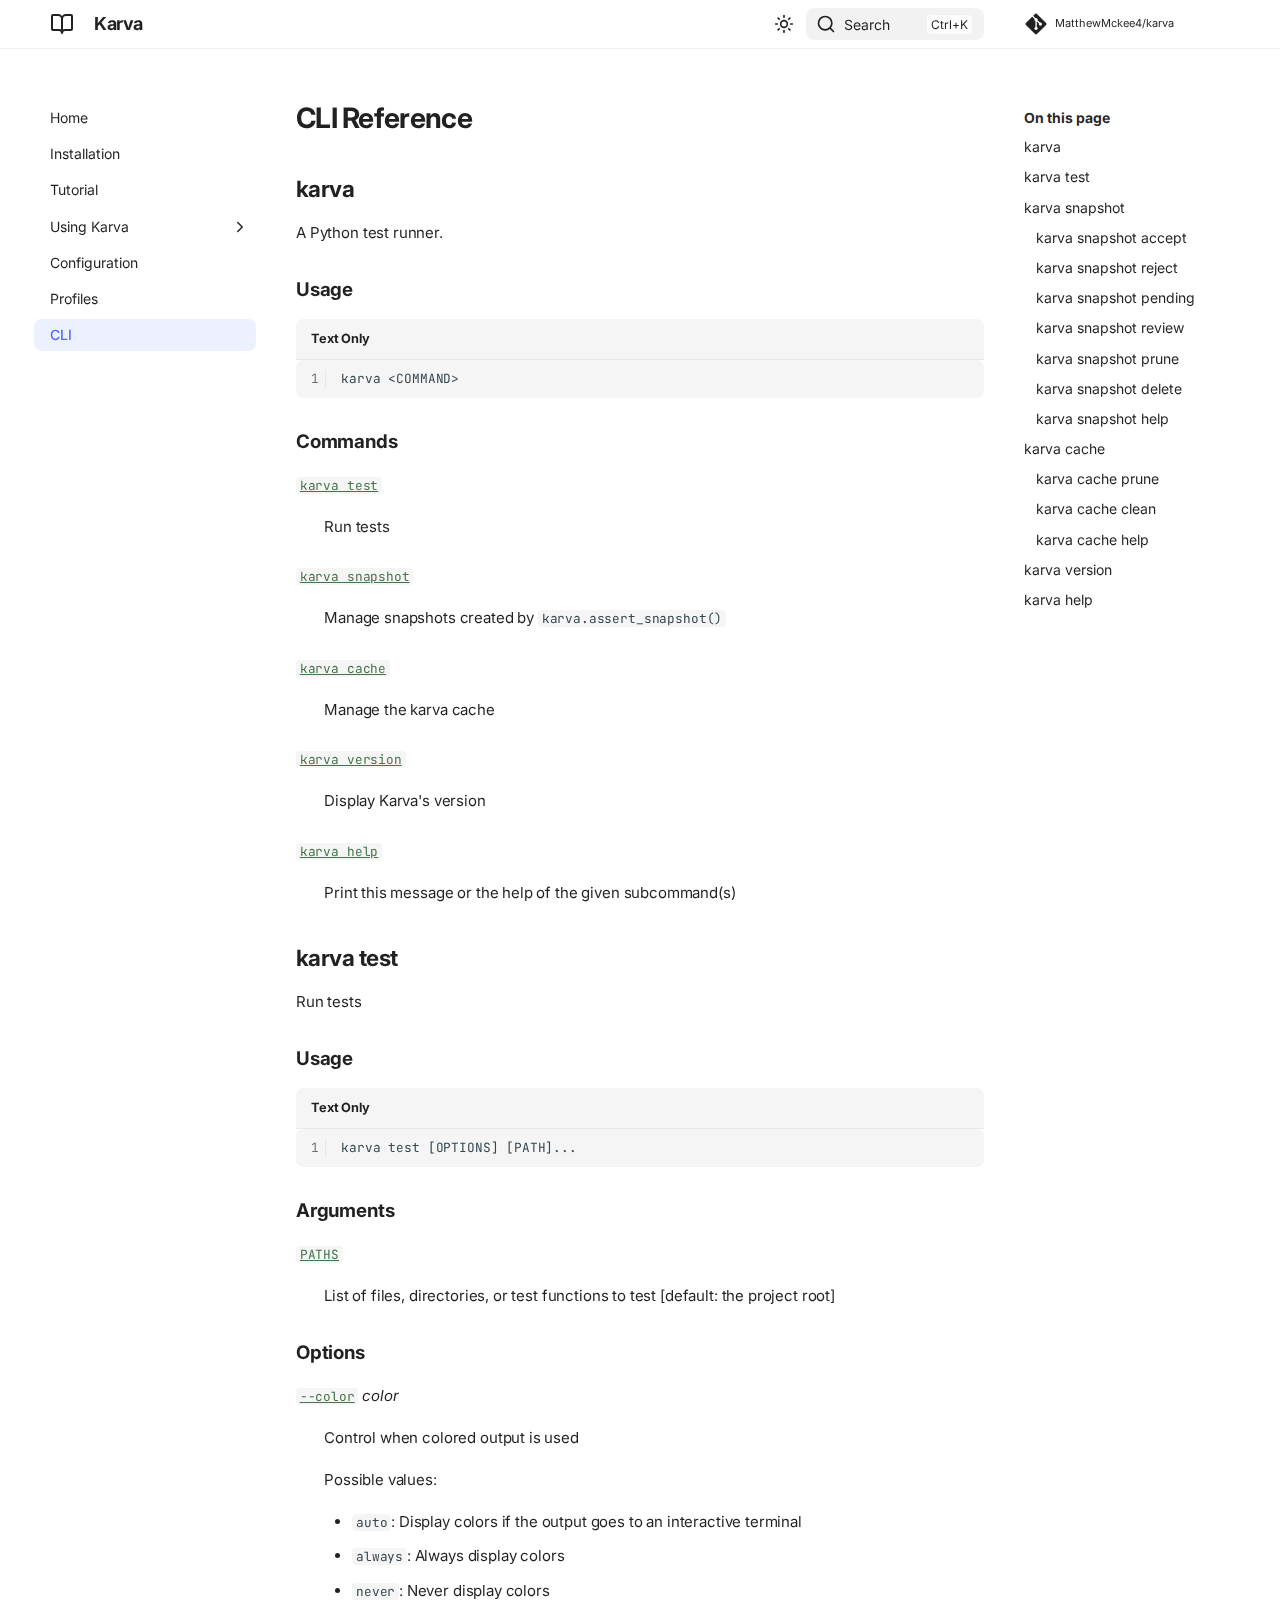
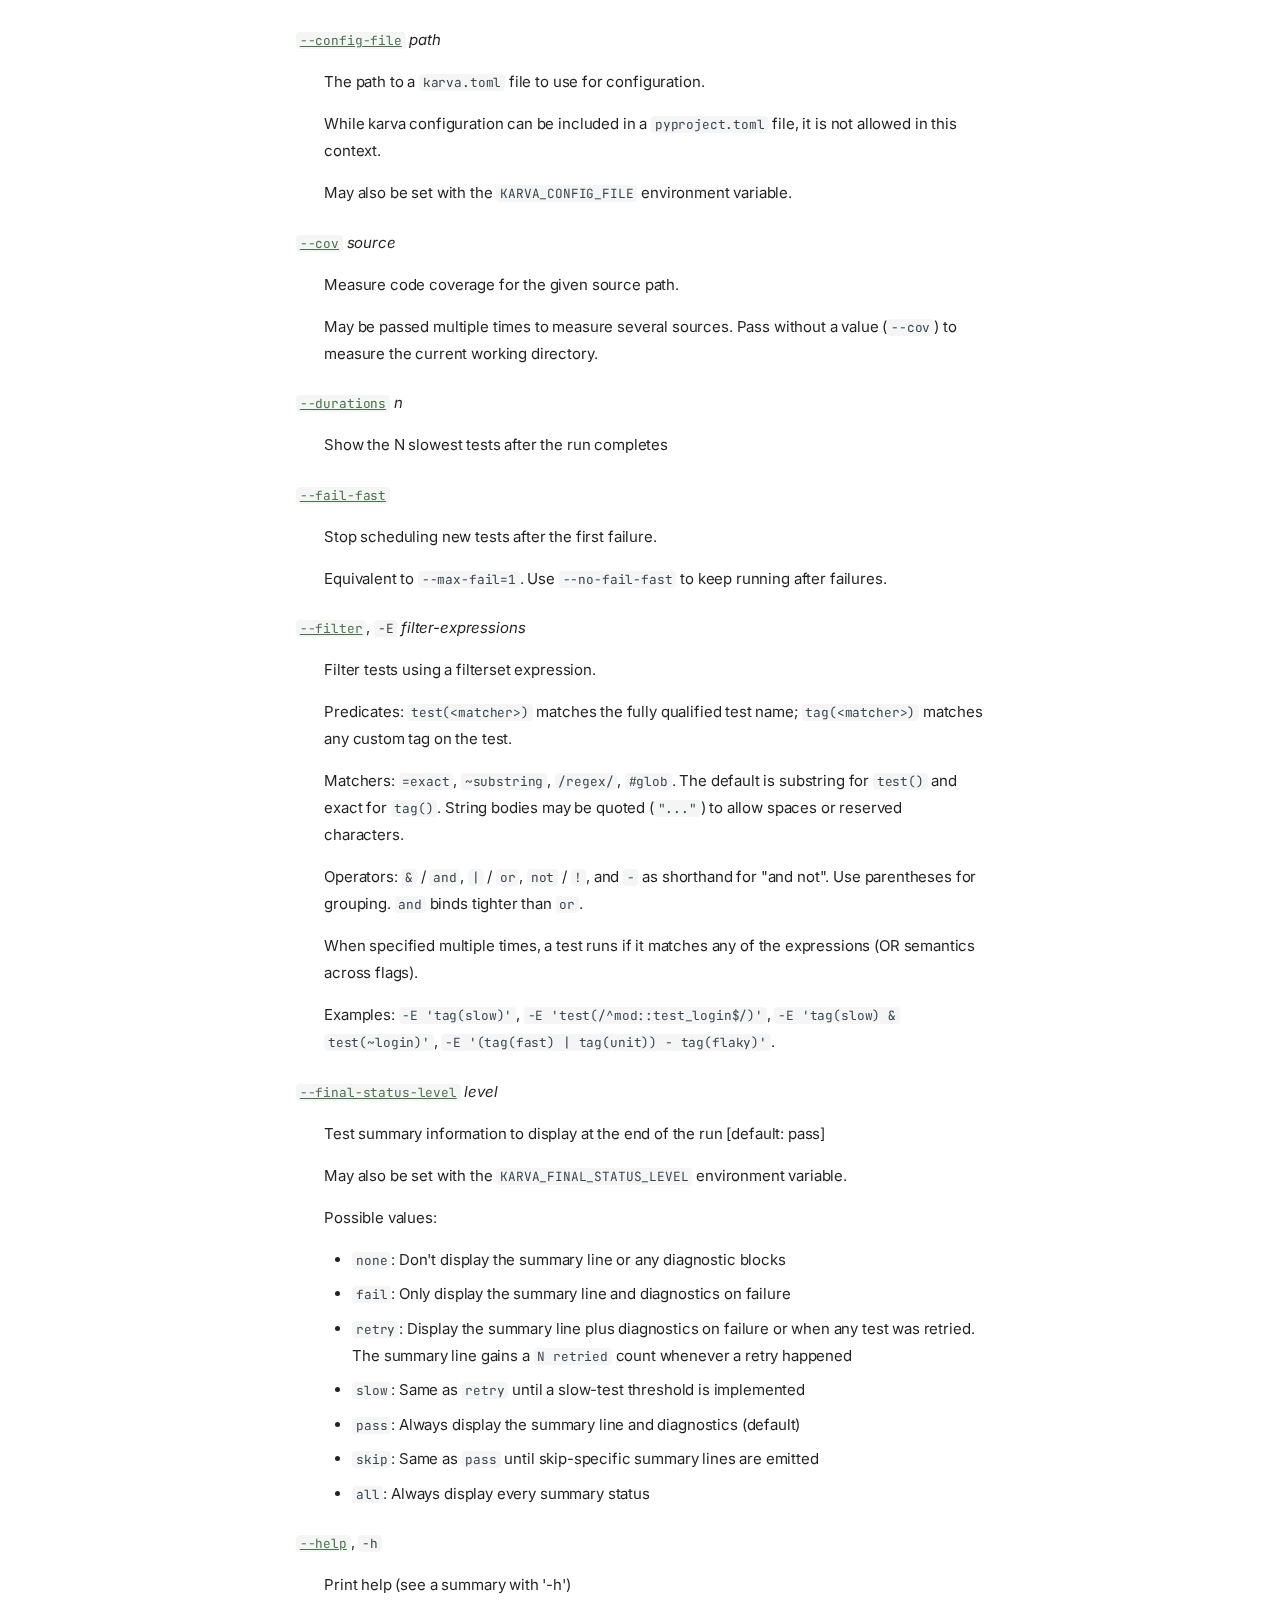
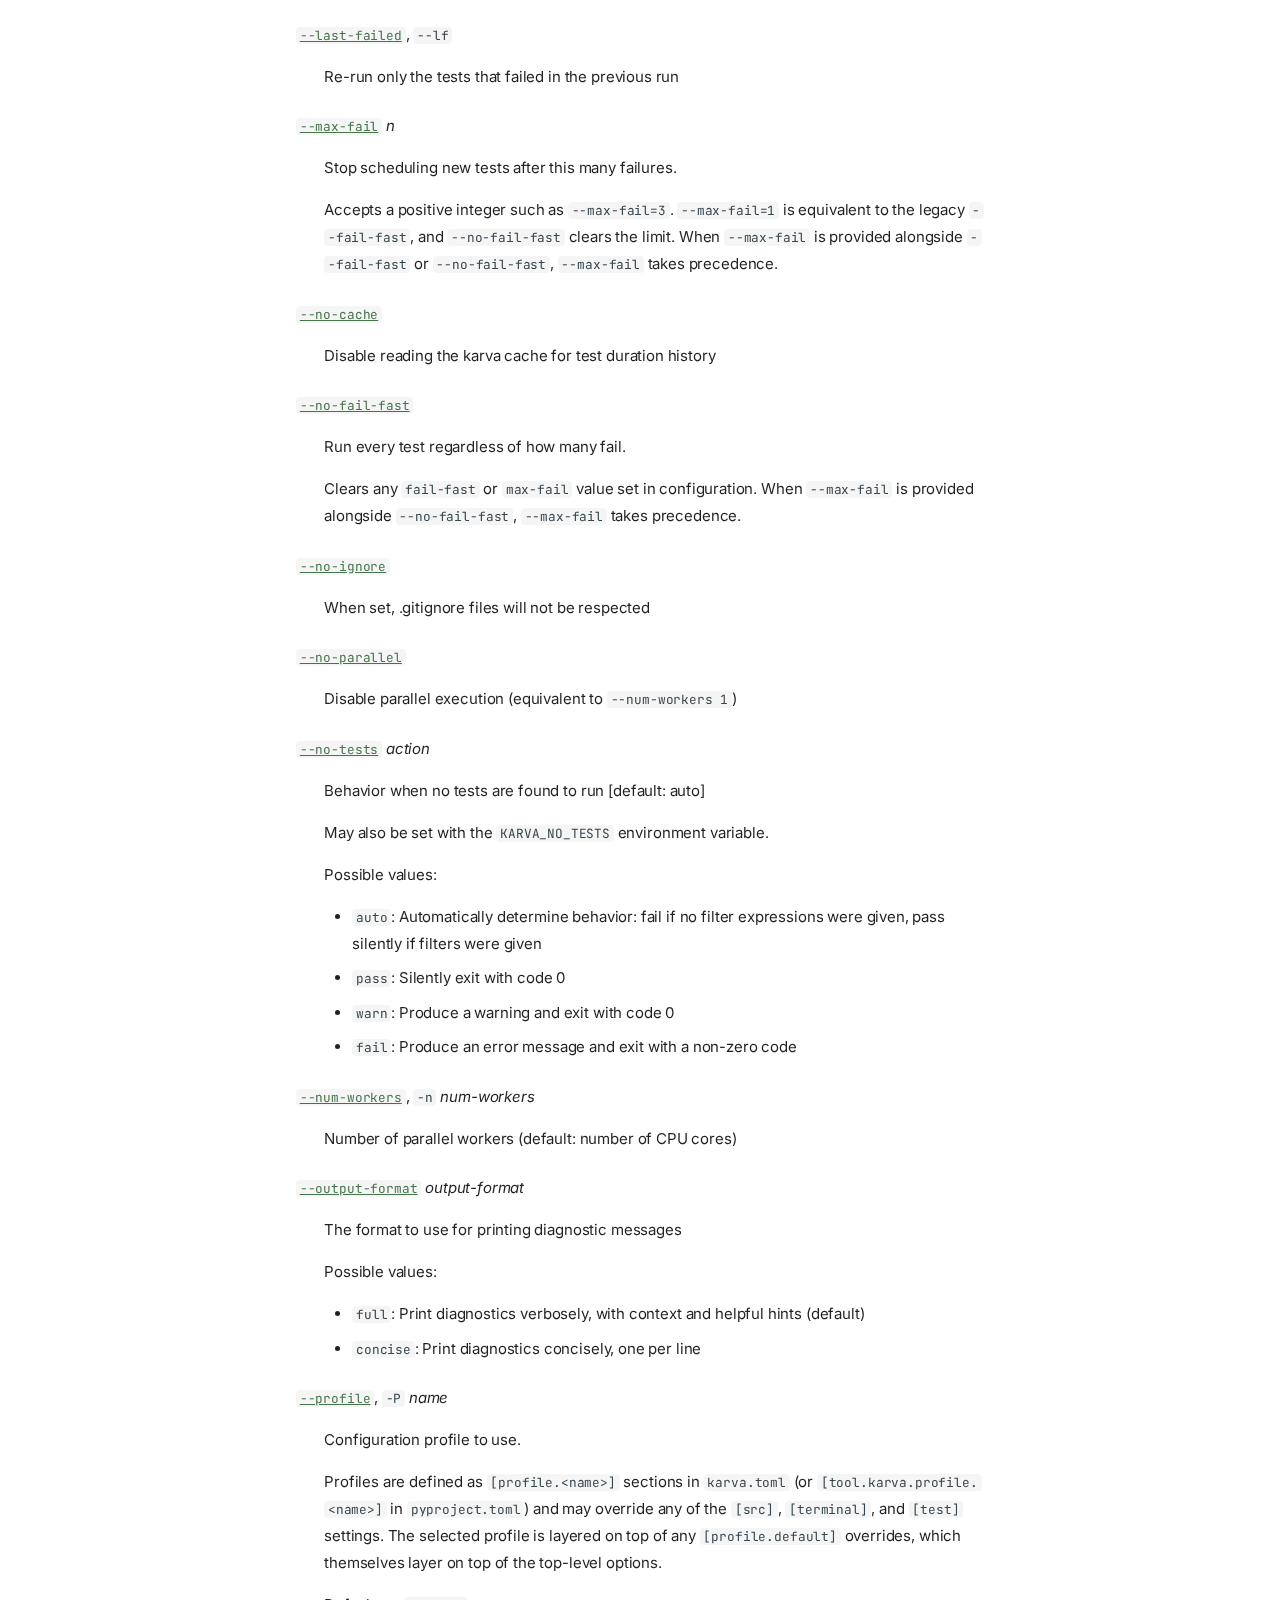
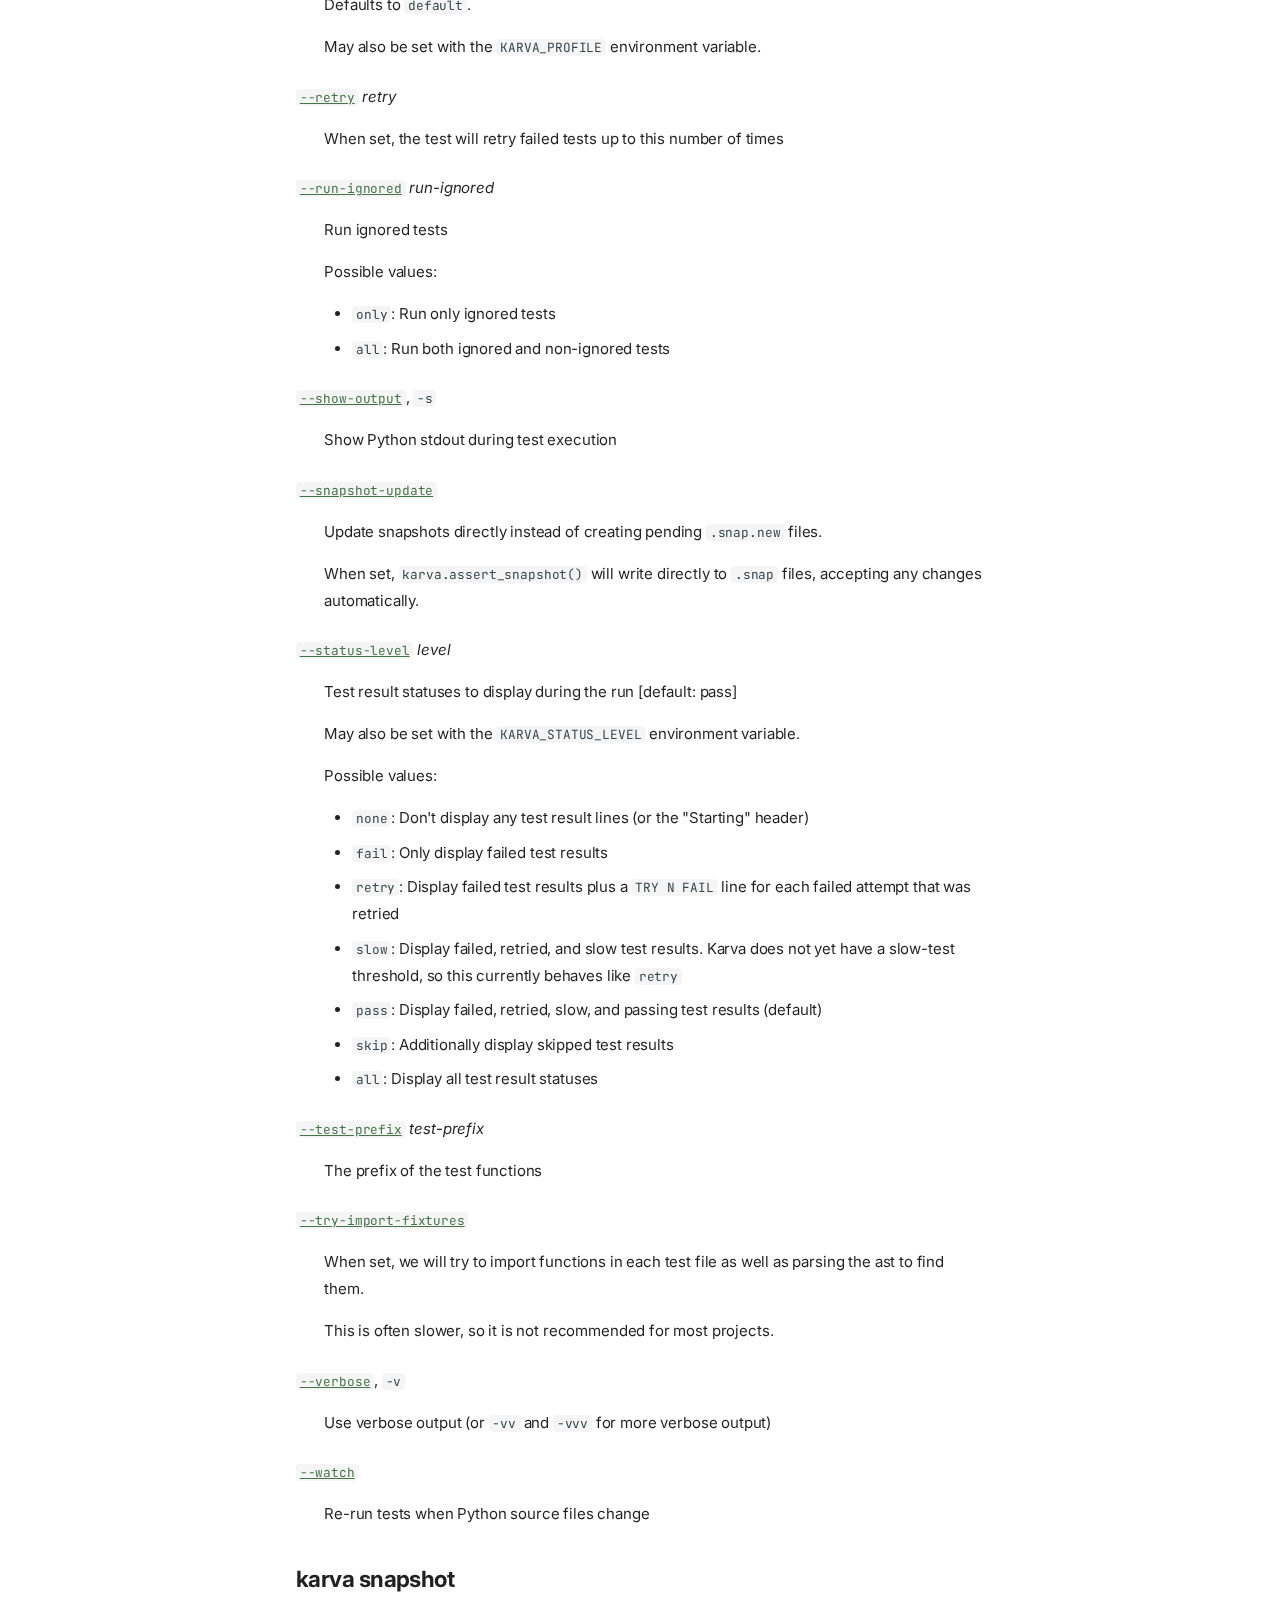
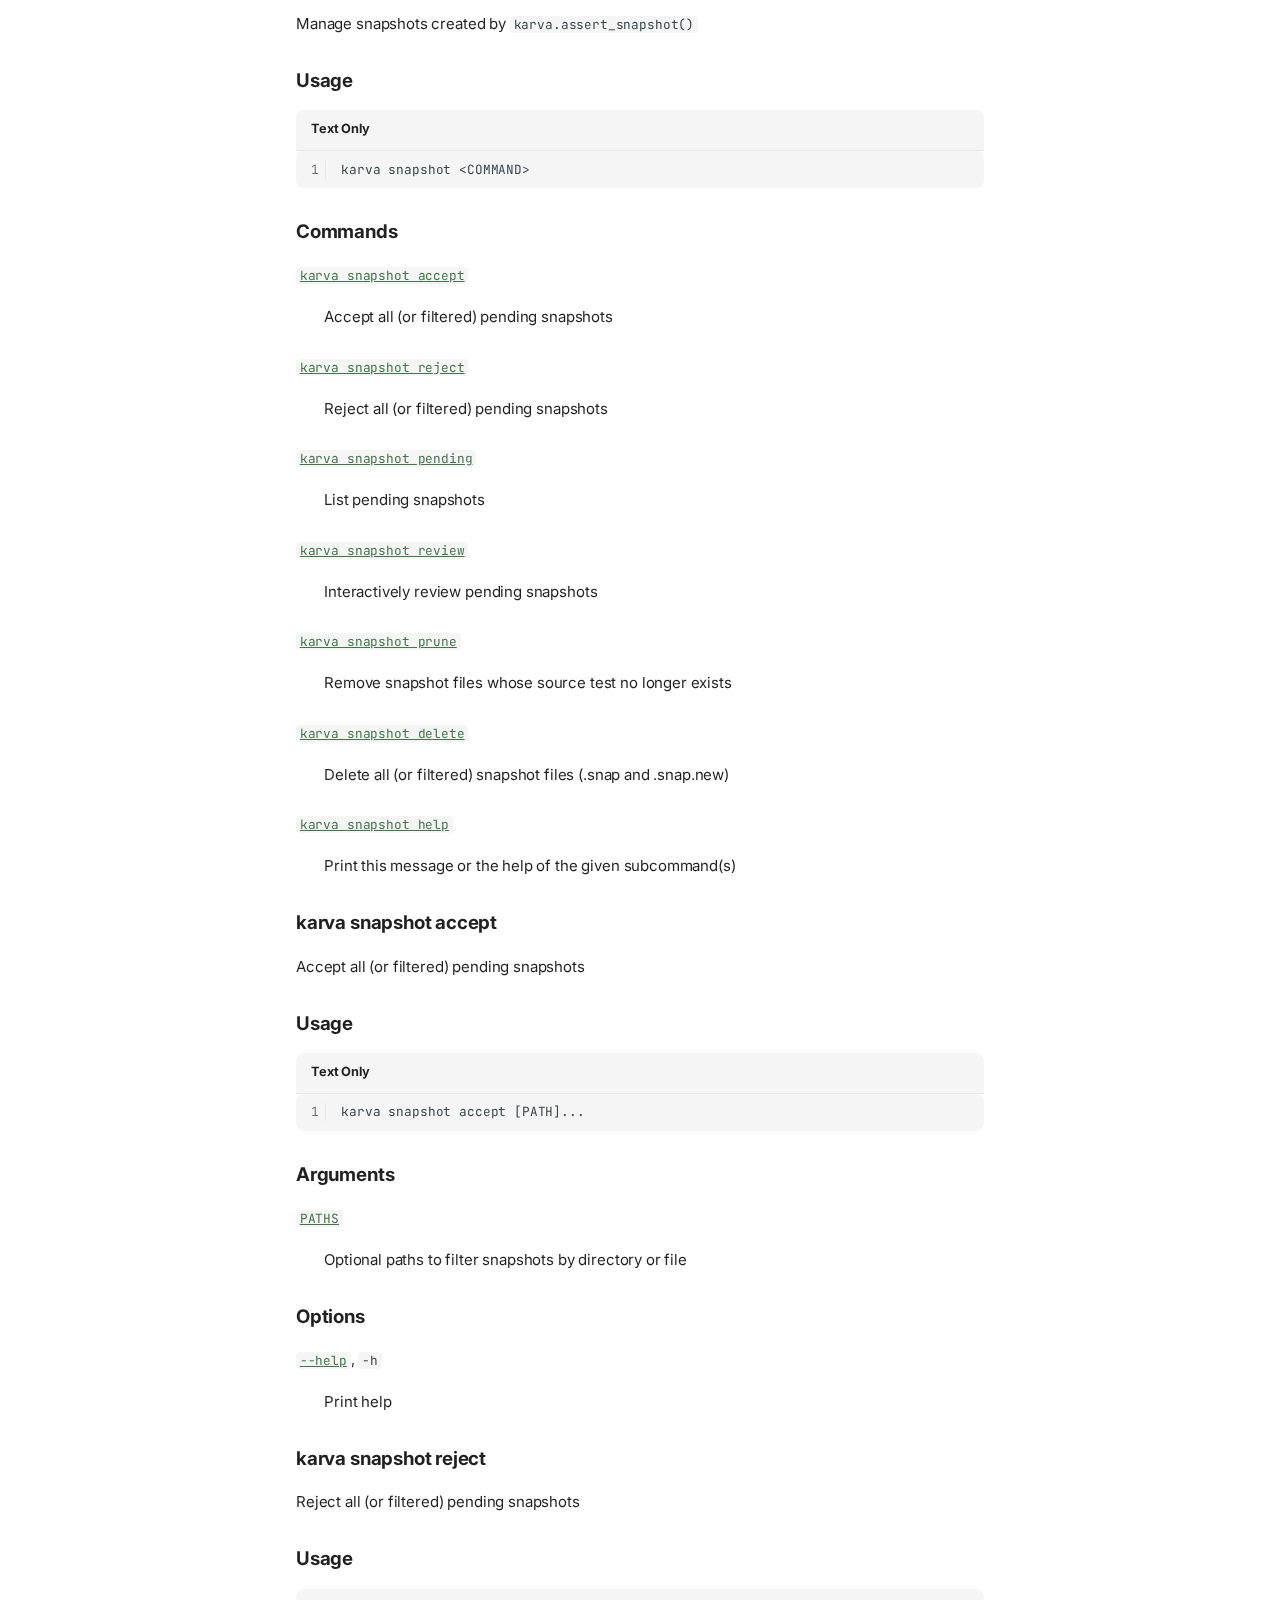
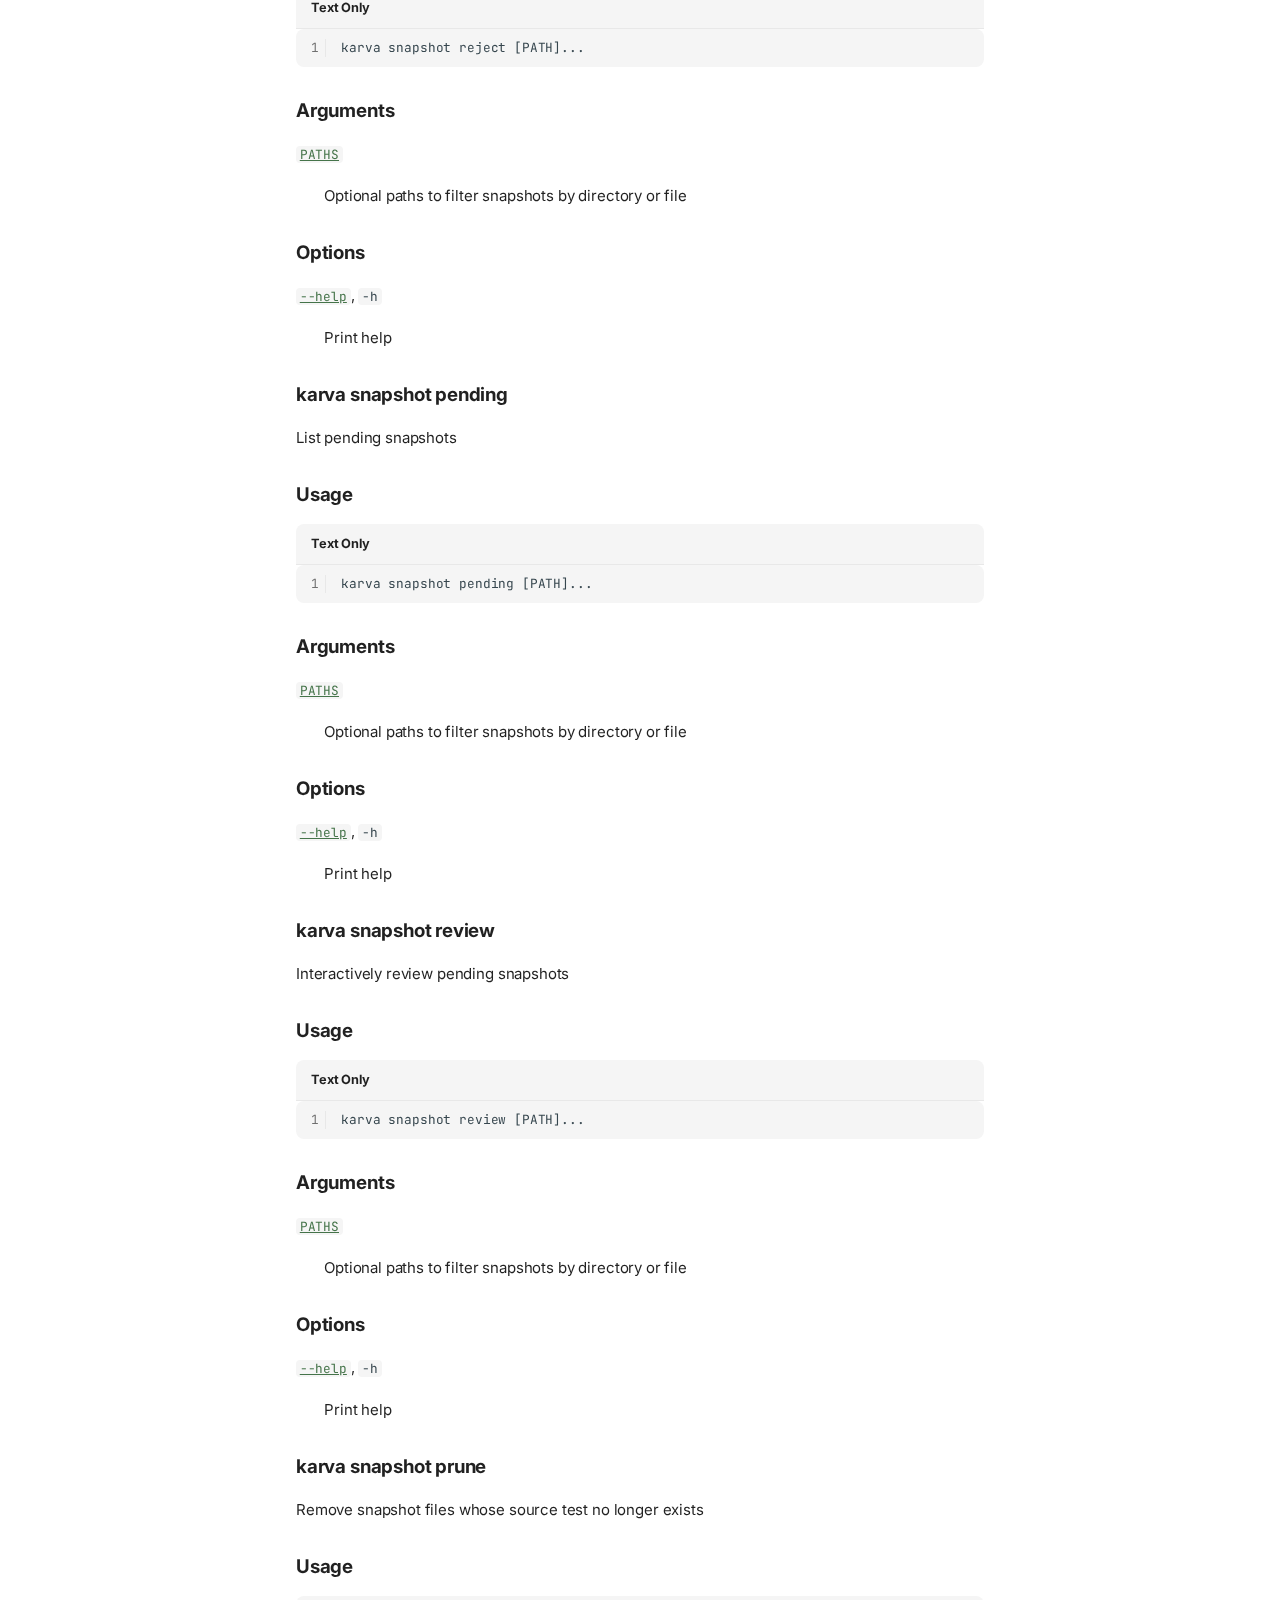
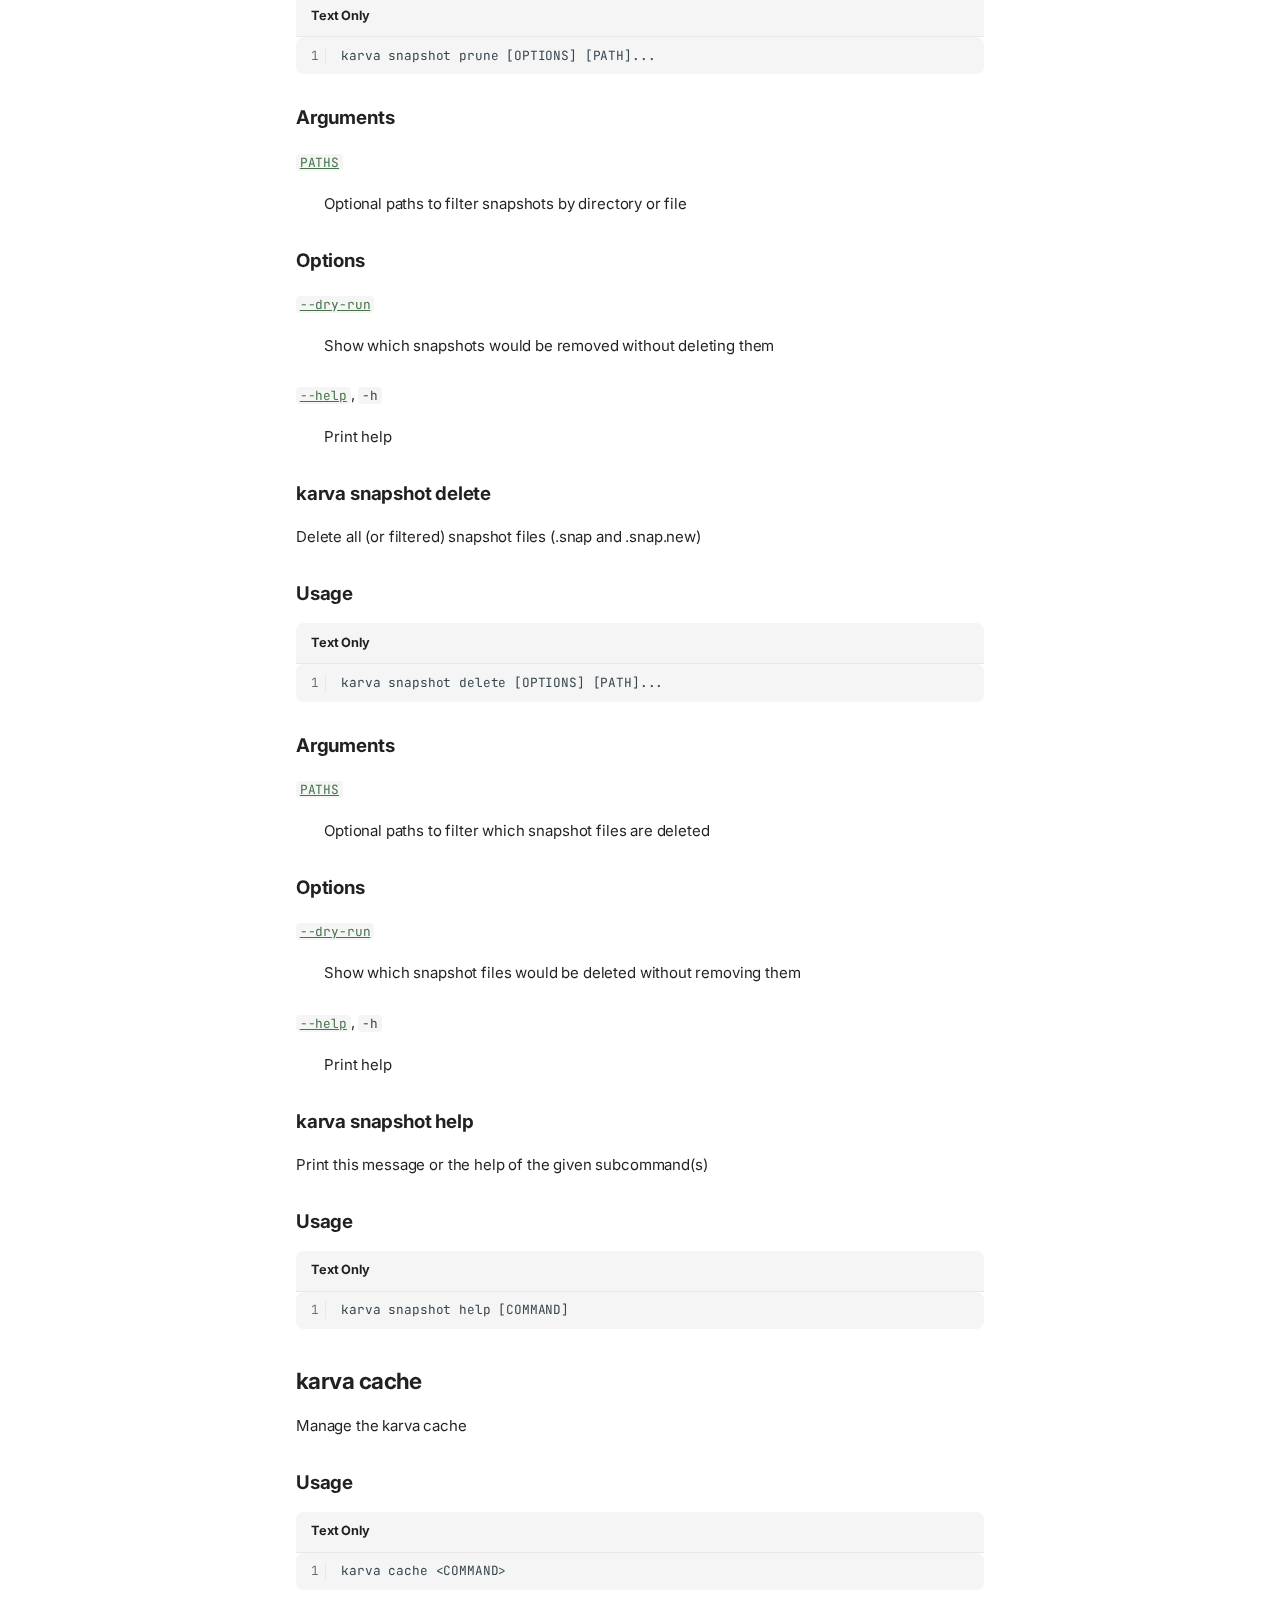
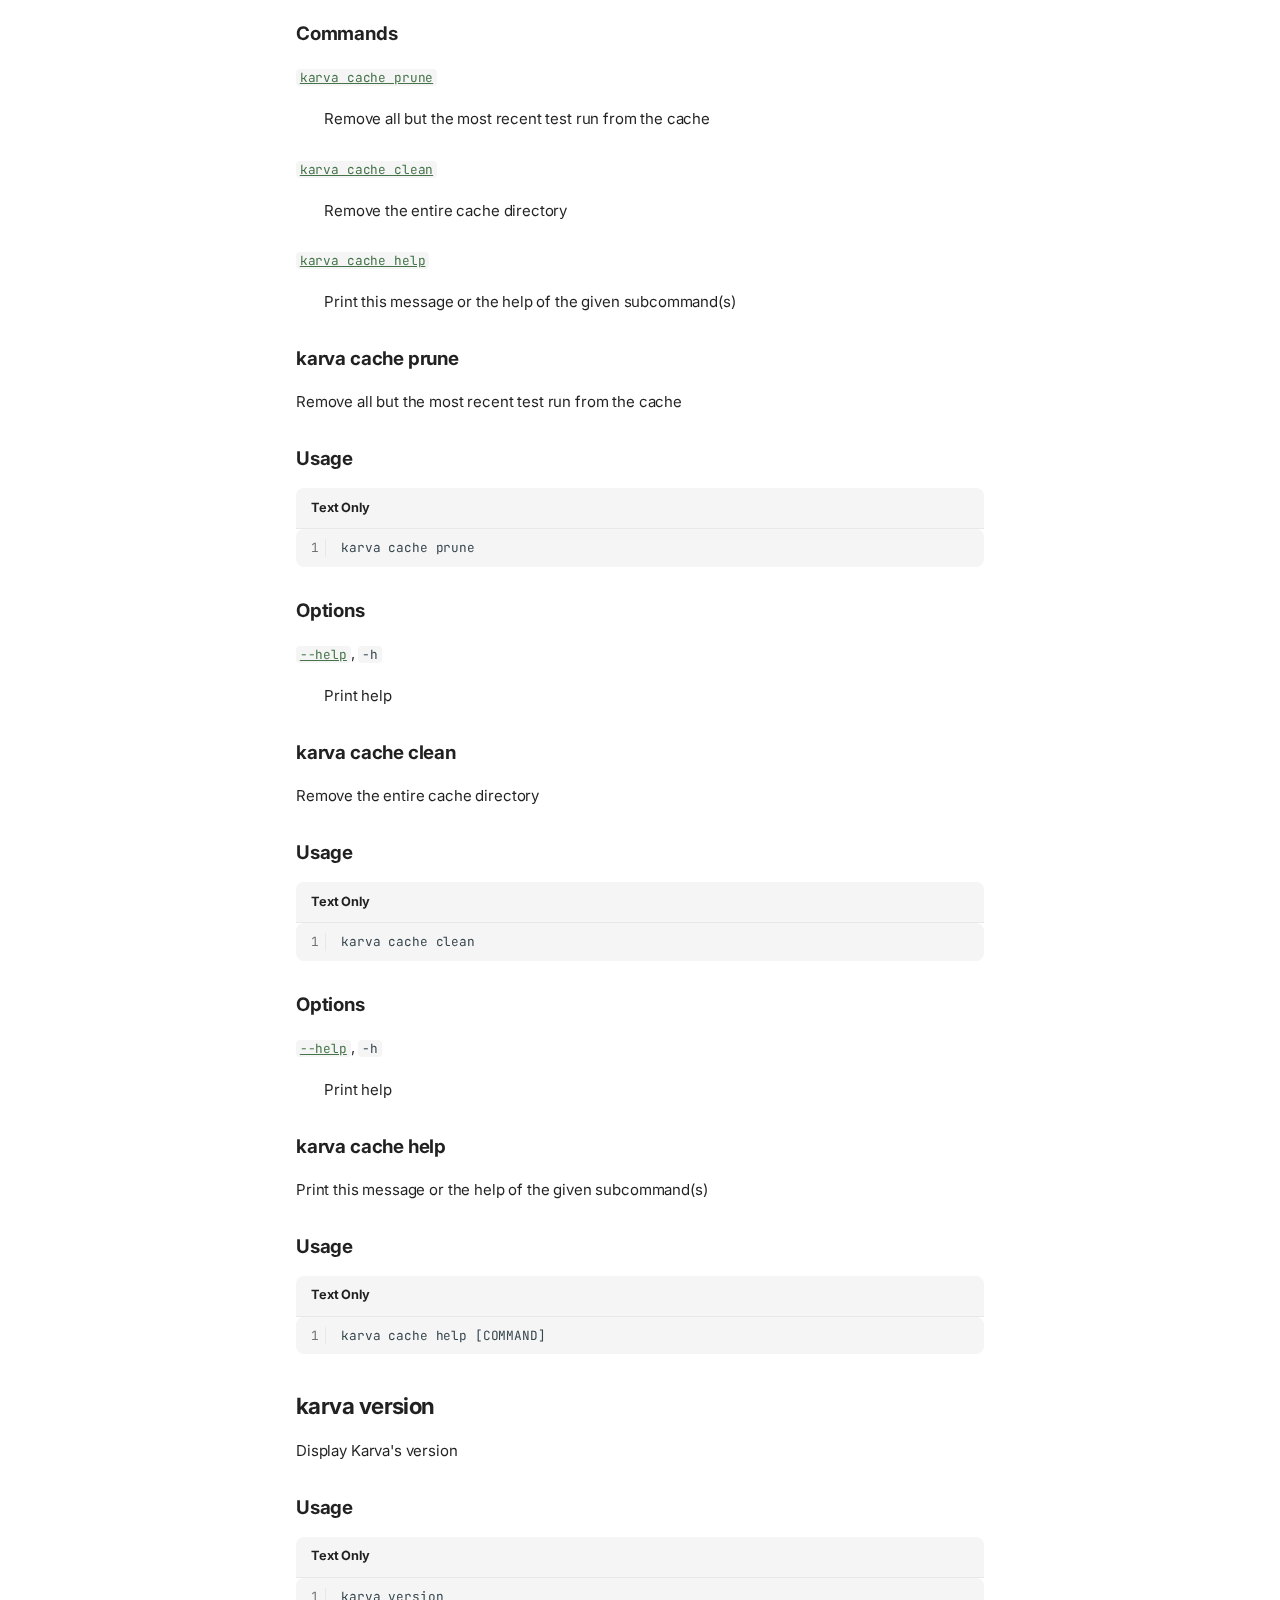
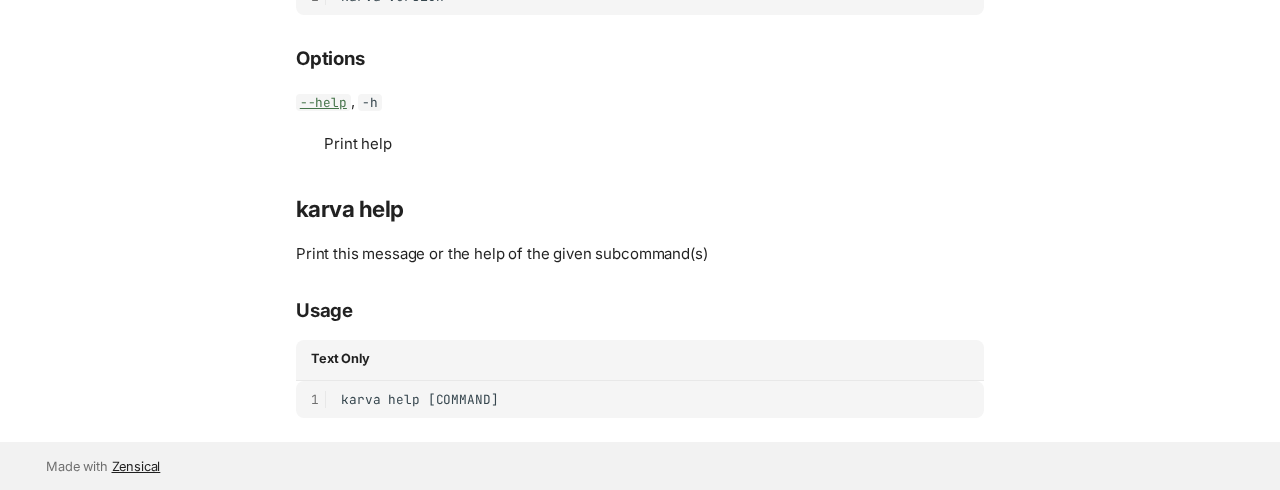
<file: cli/index.html>
<!doctype html>
<html lang="en" class="no-js">
  <head>
    
      <meta charset="utf-8">
      <meta name="viewport" content="width=device-width,initial-scale=1">
      
        <meta name="description" content="A Python test framework, written in Rust">
      
      
        <meta name="author" content="Matthew McKee">
      
      
        <link rel="canonical" href="https://matthewmckee4.github.io/karva/cli/">
      
      
        <link rel="prev" href="../profiles/">
      
      
      
        
      
      
      <link rel="icon" href="../assets/images/favicon.png">
      <meta name="generator" content="zensical-0.0.10">
    
    
      
        <title>CLI Reference - Karva</title>
      
    
    
      
        
      
      <link rel="stylesheet" href="../assets/stylesheets/modern/main.eafc6f7f.min.css">
      
        
          
        
        <link rel="stylesheet" href="../assets/stylesheets/modern/palette.dfe2e883.min.css">
      
      
  
  
    
  
    
  
    
  
    
  
    
  
    
  
    
  
    
  
    
  
    
  
    
  
    
  
  
  <style>:root{}</style>



    
    
      
    
    
      
        
        
        <link rel="preconnect" href="https://fonts.gstatic.com" crossorigin>
        <link rel="stylesheet" href="https://fonts.googleapis.com/css?family=Inter:300,300i,400,400i,500,500i,700,700i%7CJetBrains+Mono:400,400i,700,700i&display=fallback">
        <style>:root{--md-text-font:"Inter";--md-code-font:"JetBrains Mono"}</style>
      
    
    
      <link rel="stylesheet" href="../stylesheets/extra.css">
    
    <script>__md_scope=new URL("..",location),__md_hash=e=>[...e].reduce(((e,t)=>(e<<5)-e+t.charCodeAt(0)),0),__md_get=(e,t=localStorage,a=__md_scope)=>JSON.parse(t.getItem(a.pathname+"."+e)),__md_set=(e,t,a=localStorage,_=__md_scope)=>{try{a.setItem(_.pathname+"."+e,JSON.stringify(t))}catch(e){}},document.documentElement.setAttribute("data-platform",navigator.platform)</script>
    
      

    
    
  </head>
  
  
    
    
      
    
    
    
    
    <body dir="ltr" data-md-color-scheme="default" data-md-color-primary="custom" data-md-color-accent="indigo">
  
    
    <input class="md-toggle" data-md-toggle="drawer" type="checkbox" id="__drawer" autocomplete="off">
    <input class="md-toggle" data-md-toggle="search" type="checkbox" id="__search" autocomplete="off">
    <label class="md-overlay" for="__drawer"></label>
    <div data-md-component="skip">
      
        
        <a href="#cli-reference" class="md-skip">
          Skip to content
        </a>
      
    </div>
    <div data-md-component="announce">
      
    </div>
    
    
      

  

<header class="md-header md-header--shadow" data-md-component="header">
  <nav class="md-header__inner md-grid" aria-label="Header">
    <a href=".." title="Karva" class="md-header__button md-logo" aria-label="Karva" data-md-component="logo">
      
  
  <svg xmlns="http://www.w3.org/2000/svg" fill="none" stroke="currentColor" stroke-linecap="round" stroke-linejoin="round" stroke-width="2" class="lucide lucide-book-open" viewBox="0 0 24 24"><path d="M12 7v14M3 18a1 1 0 0 1-1-1V4a1 1 0 0 1 1-1h5a4 4 0 0 1 4 4 4 4 0 0 1 4-4h5a1 1 0 0 1 1 1v13a1 1 0 0 1-1 1h-6a3 3 0 0 0-3 3 3 3 0 0 0-3-3z"/></svg>

    </a>
    <label class="md-header__button md-icon" for="__drawer">
      
      <svg xmlns="http://www.w3.org/2000/svg" fill="none" stroke="currentColor" stroke-linecap="round" stroke-linejoin="round" stroke-width="2" class="lucide lucide-menu" viewBox="0 0 24 24"><path d="M4 5h16M4 12h16M4 19h16"/></svg>
    </label>
    <div class="md-header__title" data-md-component="header-title">
      <div class="md-header__ellipsis">
        <div class="md-header__topic">
          <span class="md-ellipsis">
            Karva
          </span>
        </div>
        <div class="md-header__topic" data-md-component="header-topic">
          <span class="md-ellipsis">
            
              CLI Reference
            
          </span>
        </div>
      </div>
    </div>
    
      
        <form class="md-header__option" data-md-component="palette">
  
    
    
    
    <input class="md-option" data-md-color-media="(prefers-color-scheme: light)" data-md-color-scheme="default" data-md-color-primary="custom" data-md-color-accent="indigo"  aria-label="Switch to dark mode"  type="radio" name="__palette" id="__palette_0">
    
      <label class="md-header__button md-icon" title="Switch to dark mode" for="__palette_1" hidden>
        <svg xmlns="http://www.w3.org/2000/svg" fill="none" stroke="currentColor" stroke-linecap="round" stroke-linejoin="round" stroke-width="2" class="lucide lucide-sun" viewBox="0 0 24 24"><circle cx="12" cy="12" r="4"/><path d="M12 2v2M12 20v2M4.93 4.93l1.41 1.41M17.66 17.66l1.41 1.41M2 12h2M20 12h2M6.34 17.66l-1.41 1.41M19.07 4.93l-1.41 1.41"/></svg>
      </label>
    
  
    
    
    
    <input class="md-option" data-md-color-media="(prefers-color-scheme: dark)" data-md-color-scheme="slate" data-md-color-primary="custom" data-md-color-accent="indigo"  aria-label="Switch to light mode"  type="radio" name="__palette" id="__palette_1">
    
      <label class="md-header__button md-icon" title="Switch to light mode" for="__palette_0" hidden>
        <svg xmlns="http://www.w3.org/2000/svg" fill="none" stroke="currentColor" stroke-linecap="round" stroke-linejoin="round" stroke-width="2" class="lucide lucide-moon" viewBox="0 0 24 24"><path d="M20.985 12.486a9 9 0 1 1-9.473-9.472c.405-.022.617.46.402.803a6 6 0 0 0 8.268 8.268c.344-.215.825-.004.803.401"/></svg>
      </label>
    
  
</form>
      
    
    
      <script>var palette=__md_get("__palette");if(palette&&palette.color){if("(prefers-color-scheme)"===palette.color.media){var media=matchMedia("(prefers-color-scheme: light)"),input=document.querySelector(media.matches?"[data-md-color-media='(prefers-color-scheme: light)']":"[data-md-color-media='(prefers-color-scheme: dark)']");palette.color.media=input.getAttribute("data-md-color-media"),palette.color.scheme=input.getAttribute("data-md-color-scheme"),palette.color.primary=input.getAttribute("data-md-color-primary"),palette.color.accent=input.getAttribute("data-md-color-accent")}for(var[key,value]of Object.entries(palette.color))document.body.setAttribute("data-md-color-"+key,value)}</script>
    
    
    
      
      
        <label class="md-header__button md-icon" for="__search">
          
          <svg xmlns="http://www.w3.org/2000/svg" fill="none" stroke="currentColor" stroke-linecap="round" stroke-linejoin="round" stroke-width="2" class="lucide lucide-search" viewBox="0 0 24 24"><path d="m21 21-4.34-4.34"/><circle cx="11" cy="11" r="8"/></svg>
        </label>
        <div class="md-search" data-md-component="search" role="dialog" aria-label="Search">
  <button type="button" class="md-search__button">
    Search
  </button>
</div>
      
    
    <div class="md-header__source">
      
        <a href="https://github.com/MatthewMckee4/karva" title="Go to repository" class="md-source" data-md-component="source">
  <div class="md-source__icon md-icon">
    
    <svg xmlns="http://www.w3.org/2000/svg" viewBox="0 0 448 512"><!--! Font Awesome Free 7.1.0 by @fontawesome - https://fontawesome.com License - https://fontawesome.com/license/free (Icons: CC BY 4.0, Fonts: SIL OFL 1.1, Code: MIT License) Copyright 2025 Fonticons, Inc.--><path fill="currentColor" d="M439.6 236.1 244 40.5c-5.4-5.5-12.8-8.5-20.4-8.5s-15 3-20.4 8.4L162.5 81l51.5 51.5c27.1-9.1 52.7 16.8 43.4 43.7l49.7 49.7c34.2-11.8 61.2 31 35.5 56.7-26.5 26.5-70.2-2.9-56-37.3L240.3 199v121.9c25.3 12.5 22.3 41.8 9.1 55-6.4 6.4-15.2 10.1-24.3 10.1s-17.8-3.6-24.3-10.1c-17.6-17.6-11.1-46.9 11.2-56v-123c-20.8-8.5-24.6-30.7-18.6-45L142.6 101 8.5 235.1C3 240.6 0 247.9 0 255.5s3 15 8.5 20.4l195.6 195.7c5.4 5.4 12.7 8.4 20.4 8.4s15-3 20.4-8.4l194.7-194.7c5.4-5.4 8.4-12.8 8.4-20.4s-3-15-8.4-20.4"/></svg>
  </div>
  <div class="md-source__repository">
    MatthewMckee4/karva
  </div>
</a>
      
    </div>
  </nav>
  
</header>
    
    <div class="md-container" data-md-component="container">
      
      
        
          
        
      
      <main class="md-main" data-md-component="main">
        <div class="md-main__inner md-grid">
          
            
              
              <div class="md-sidebar md-sidebar--primary" data-md-component="sidebar" data-md-type="navigation" >
                <div class="md-sidebar__scrollwrap">
                  <div class="md-sidebar__inner">
                    



<nav class="md-nav md-nav--primary" aria-label="Navigation" data-md-level="0">
  <label class="md-nav__title" for="__drawer">
    <a href=".." title="Karva" class="md-nav__button md-logo" aria-label="Karva" data-md-component="logo">
      
  
  <svg xmlns="http://www.w3.org/2000/svg" fill="none" stroke="currentColor" stroke-linecap="round" stroke-linejoin="round" stroke-width="2" class="lucide lucide-book-open" viewBox="0 0 24 24"><path d="M12 7v14M3 18a1 1 0 0 1-1-1V4a1 1 0 0 1 1-1h5a4 4 0 0 1 4 4 4 4 0 0 1 4-4h5a1 1 0 0 1 1 1v13a1 1 0 0 1-1 1h-6a3 3 0 0 0-3 3 3 3 0 0 0-3-3z"/></svg>

    </a>
    Karva
  </label>
  
    <div class="md-nav__source">
      <a href="https://github.com/MatthewMckee4/karva" title="Go to repository" class="md-source" data-md-component="source">
  <div class="md-source__icon md-icon">
    
    <svg xmlns="http://www.w3.org/2000/svg" viewBox="0 0 448 512"><!--! Font Awesome Free 7.1.0 by @fontawesome - https://fontawesome.com License - https://fontawesome.com/license/free (Icons: CC BY 4.0, Fonts: SIL OFL 1.1, Code: MIT License) Copyright 2025 Fonticons, Inc.--><path fill="currentColor" d="M439.6 236.1 244 40.5c-5.4-5.5-12.8-8.5-20.4-8.5s-15 3-20.4 8.4L162.5 81l51.5 51.5c27.1-9.1 52.7 16.8 43.4 43.7l49.7 49.7c34.2-11.8 61.2 31 35.5 56.7-26.5 26.5-70.2-2.9-56-37.3L240.3 199v121.9c25.3 12.5 22.3 41.8 9.1 55-6.4 6.4-15.2 10.1-24.3 10.1s-17.8-3.6-24.3-10.1c-17.6-17.6-11.1-46.9 11.2-56v-123c-20.8-8.5-24.6-30.7-18.6-45L142.6 101 8.5 235.1C3 240.6 0 247.9 0 255.5s3 15 8.5 20.4l195.6 195.7c5.4 5.4 12.7 8.4 20.4 8.4s15-3 20.4-8.4l194.7-194.7c5.4-5.4 8.4-12.8 8.4-20.4s-3-15-8.4-20.4"/></svg>
  </div>
  <div class="md-source__repository">
    MatthewMckee4/karva
  </div>
</a>
    </div>
  
  <ul class="md-nav__list" data-md-scrollfix>
    
      
      
  
  
  
  
    <li class="md-nav__item">
      <a href=".." class="md-nav__link">
        
  
  
  <span class="md-ellipsis">
    
  
    Home
  

    
  </span>
  
  

      </a>
    </li>
  

    
      
      
  
  
  
  
    <li class="md-nav__item">
      <a href="../installation/" class="md-nav__link">
        
  
  
  <span class="md-ellipsis">
    
  
    Installation
  

    
  </span>
  
  

      </a>
    </li>
  

    
      
      
  
  
  
  
    <li class="md-nav__item">
      <a href="../tutorial/" class="md-nav__link">
        
  
  
  <span class="md-ellipsis">
    
  
    Tutorial
  

    
  </span>
  
  

      </a>
    </li>
  

    
      
      
  
  
  
  
    
    
    
    
    
    <li class="md-nav__item md-nav__item--nested">
      
        
        
        <input class="md-nav__toggle md-toggle " type="checkbox" id="__nav_4" >
        
          
          <label class="md-nav__link" for="__nav_4" id="__nav_4_label" tabindex="0">
            
  
  
  <span class="md-ellipsis">
    
  
    Using Karva
  

    
  </span>
  
  

            <span class="md-nav__icon md-icon"></span>
          </label>
        
        <nav class="md-nav" data-md-level="1" aria-labelledby="__nav_4_label" aria-expanded="false">
          <label class="md-nav__title" for="__nav_4">
            <span class="md-nav__icon md-icon"></span>
            
  
    Using Karva
  

          </label>
          <ul class="md-nav__list" data-md-scrollfix>
            
              
                
  
  
  
  
    <li class="md-nav__item">
      <a href="../usage/snapshots/" class="md-nav__link">
        
  
  
  <span class="md-ellipsis">
    
  
    Snapshots
  

    
  </span>
  
  

      </a>
    </li>
  

              
            
              
                
  
  
  
  
    <li class="md-nav__item">
      <a href="../usage/filtering/" class="md-nav__link">
        
  
  
  <span class="md-ellipsis">
    
  
    Filtering Tests
  

    
  </span>
  
  

      </a>
    </li>
  

              
            
              
                
  
  
  
  
    
    
    
    
    
    <li class="md-nav__item md-nav__item--nested">
      
        
        
        <input class="md-nav__toggle md-toggle " type="checkbox" id="__nav_4_3" >
        
          
          <label class="md-nav__link" for="__nav_4_3" id="__nav_4_3_label" tabindex="0">
            
  
  
  <span class="md-ellipsis">
    
  
    Fixtures
  

    
  </span>
  
  

            <span class="md-nav__icon md-icon"></span>
          </label>
        
        <nav class="md-nav" data-md-level="2" aria-labelledby="__nav_4_3_label" aria-expanded="false">
          <label class="md-nav__title" for="__nav_4_3">
            <span class="md-nav__icon md-icon"></span>
            
  
    Fixtures
  

          </label>
          <ul class="md-nav__list" data-md-scrollfix>
            
              
                
  
  
  
  
    <li class="md-nav__item">
      <a href="../usage/fixtures/fixtures/" class="md-nav__link">
        
  
  
  <span class="md-ellipsis">
    
  
    Fixtures
  

    
  </span>
  
  

      </a>
    </li>
  

              
            
              
                
  
  
  
  
    <li class="md-nav__item">
      <a href="../usage/fixtures/builtin/" class="md-nav__link">
        
  
  
  <span class="md-ellipsis">
    
  
    Built In
  

    
  </span>
  
  

      </a>
    </li>
  

              
            
          </ul>
        </nav>
      
    </li>
  

              
            
              
                
  
  
  
  
    
    
    
    
    
    <li class="md-nav__item md-nav__item--nested">
      
        
        
        <input class="md-nav__toggle md-toggle " type="checkbox" id="__nav_4_4" >
        
          
          <label class="md-nav__link" for="__nav_4_4" id="__nav_4_4_label" tabindex="0">
            
  
  
  <span class="md-ellipsis">
    
  
    Tags
  

    
  </span>
  
  

            <span class="md-nav__icon md-icon"></span>
          </label>
        
        <nav class="md-nav" data-md-level="2" aria-labelledby="__nav_4_4_label" aria-expanded="false">
          <label class="md-nav__title" for="__nav_4_4">
            <span class="md-nav__icon md-icon"></span>
            
  
    Tags
  

          </label>
          <ul class="md-nav__list" data-md-scrollfix>
            
              
                
  
  
  
  
    <li class="md-nav__item">
      <a href="../usage/tags/parametrize/" class="md-nav__link">
        
  
  
  <span class="md-ellipsis">
    
  
    Parametrize
  

    
  </span>
  
  

      </a>
    </li>
  

              
            
              
                
  
  
  
  
    <li class="md-nav__item">
      <a href="../usage/tags/skip/" class="md-nav__link">
        
  
  
  <span class="md-ellipsis">
    
  
    Skip
  

    
  </span>
  
  

      </a>
    </li>
  

              
            
              
                
  
  
  
  
    <li class="md-nav__item">
      <a href="../usage/tags/expect_fail/" class="md-nav__link">
        
  
  
  <span class="md-ellipsis">
    
  
    Expect Fail
  

    
  </span>
  
  

      </a>
    </li>
  

              
            
          </ul>
        </nav>
      
    </li>
  

              
            
              
                
  
  
  
  
    <li class="md-nav__item">
      <a href="../usage/functions/" class="md-nav__link">
        
  
  
  <span class="md-ellipsis">
    
  
    Other Functions
  

    
  </span>
  
  

      </a>
    </li>
  

              
            
          </ul>
        </nav>
      
    </li>
  

    
      
      
  
  
  
  
    <li class="md-nav__item">
      <a href="../configuration/" class="md-nav__link">
        
  
  
  <span class="md-ellipsis">
    
  
    Configuration
  

    
  </span>
  
  

      </a>
    </li>
  

    
      
      
  
  
  
  
    <li class="md-nav__item">
      <a href="../profiles/" class="md-nav__link">
        
  
  
  <span class="md-ellipsis">
    
  
    Profiles
  

    
  </span>
  
  

      </a>
    </li>
  

    
      
      
  
  
    
  
  
  
    <li class="md-nav__item md-nav__item--active">
      
      <input class="md-nav__toggle md-toggle" type="checkbox" id="__toc">
      
      
        
      
      
        <label class="md-nav__link md-nav__link--active" for="__toc">
          
  
  
  <span class="md-ellipsis">
    
  
    CLI
  

    
  </span>
  
  

          <span class="md-nav__icon md-icon"></span>
        </label>
      
      <a href="./" class="md-nav__link md-nav__link--active">
        
  
  
  <span class="md-ellipsis">
    
  
    CLI
  

    
  </span>
  
  

      </a>
      
        


<nav class="md-nav md-nav--secondary" aria-label="On this page">
  
  
  
    
  
  
    <label class="md-nav__title" for="__toc">
      <span class="md-nav__icon md-icon"></span>
      On this page
    </label>
    <ul class="md-nav__list" data-md-component="toc" data-md-scrollfix>
      
        <li class="md-nav__item">
  <a href="#karva" class="md-nav__link">
    <span class="md-ellipsis">
      
        karva
      
    </span>
  </a>
  
</li>
      
        <li class="md-nav__item">
  <a href="#karva-test" class="md-nav__link">
    <span class="md-ellipsis">
      
        karva test
      
    </span>
  </a>
  
</li>
      
        <li class="md-nav__item">
  <a href="#karva-snapshot" class="md-nav__link">
    <span class="md-ellipsis">
      
        karva snapshot
      
    </span>
  </a>
  
    <nav class="md-nav" aria-label="karva snapshot">
      <ul class="md-nav__list">
        
          <li class="md-nav__item">
  <a href="#karva-snapshot-accept" class="md-nav__link">
    <span class="md-ellipsis">
      
        karva snapshot accept
      
    </span>
  </a>
  
</li>
        
          <li class="md-nav__item">
  <a href="#karva-snapshot-reject" class="md-nav__link">
    <span class="md-ellipsis">
      
        karva snapshot reject
      
    </span>
  </a>
  
</li>
        
          <li class="md-nav__item">
  <a href="#karva-snapshot-pending" class="md-nav__link">
    <span class="md-ellipsis">
      
        karva snapshot pending
      
    </span>
  </a>
  
</li>
        
          <li class="md-nav__item">
  <a href="#karva-snapshot-review" class="md-nav__link">
    <span class="md-ellipsis">
      
        karva snapshot review
      
    </span>
  </a>
  
</li>
        
          <li class="md-nav__item">
  <a href="#karva-snapshot-prune" class="md-nav__link">
    <span class="md-ellipsis">
      
        karva snapshot prune
      
    </span>
  </a>
  
</li>
        
          <li class="md-nav__item">
  <a href="#karva-snapshot-delete" class="md-nav__link">
    <span class="md-ellipsis">
      
        karva snapshot delete
      
    </span>
  </a>
  
</li>
        
          <li class="md-nav__item">
  <a href="#karva-snapshot-help" class="md-nav__link">
    <span class="md-ellipsis">
      
        karva snapshot help
      
    </span>
  </a>
  
</li>
        
      </ul>
    </nav>
  
</li>
      
        <li class="md-nav__item">
  <a href="#karva-cache" class="md-nav__link">
    <span class="md-ellipsis">
      
        karva cache
      
    </span>
  </a>
  
    <nav class="md-nav" aria-label="karva cache">
      <ul class="md-nav__list">
        
          <li class="md-nav__item">
  <a href="#karva-cache-prune" class="md-nav__link">
    <span class="md-ellipsis">
      
        karva cache prune
      
    </span>
  </a>
  
</li>
        
          <li class="md-nav__item">
  <a href="#karva-cache-clean" class="md-nav__link">
    <span class="md-ellipsis">
      
        karva cache clean
      
    </span>
  </a>
  
</li>
        
          <li class="md-nav__item">
  <a href="#karva-cache-help" class="md-nav__link">
    <span class="md-ellipsis">
      
        karva cache help
      
    </span>
  </a>
  
</li>
        
      </ul>
    </nav>
  
</li>
      
        <li class="md-nav__item">
  <a href="#karva-version" class="md-nav__link">
    <span class="md-ellipsis">
      
        karva version
      
    </span>
  </a>
  
</li>
      
        <li class="md-nav__item">
  <a href="#karva-help" class="md-nav__link">
    <span class="md-ellipsis">
      
        karva help
      
    </span>
  </a>
  
</li>
      
    </ul>
  
</nav>
      
    </li>
  

    
  </ul>
</nav>
                  </div>
                </div>
              </div>
            
            
              
              <div class="md-sidebar md-sidebar--secondary" data-md-component="sidebar" data-md-type="toc" >
                <div class="md-sidebar__scrollwrap">
                  <div class="md-sidebar__inner">
                    


<nav class="md-nav md-nav--secondary" aria-label="On this page">
  
  
  
    
  
  
    <label class="md-nav__title" for="__toc">
      <span class="md-nav__icon md-icon"></span>
      On this page
    </label>
    <ul class="md-nav__list" data-md-component="toc" data-md-scrollfix>
      
        <li class="md-nav__item">
  <a href="#karva" class="md-nav__link">
    <span class="md-ellipsis">
      
        karva
      
    </span>
  </a>
  
</li>
      
        <li class="md-nav__item">
  <a href="#karva-test" class="md-nav__link">
    <span class="md-ellipsis">
      
        karva test
      
    </span>
  </a>
  
</li>
      
        <li class="md-nav__item">
  <a href="#karva-snapshot" class="md-nav__link">
    <span class="md-ellipsis">
      
        karva snapshot
      
    </span>
  </a>
  
    <nav class="md-nav" aria-label="karva snapshot">
      <ul class="md-nav__list">
        
          <li class="md-nav__item">
  <a href="#karva-snapshot-accept" class="md-nav__link">
    <span class="md-ellipsis">
      
        karva snapshot accept
      
    </span>
  </a>
  
</li>
        
          <li class="md-nav__item">
  <a href="#karva-snapshot-reject" class="md-nav__link">
    <span class="md-ellipsis">
      
        karva snapshot reject
      
    </span>
  </a>
  
</li>
        
          <li class="md-nav__item">
  <a href="#karva-snapshot-pending" class="md-nav__link">
    <span class="md-ellipsis">
      
        karva snapshot pending
      
    </span>
  </a>
  
</li>
        
          <li class="md-nav__item">
  <a href="#karva-snapshot-review" class="md-nav__link">
    <span class="md-ellipsis">
      
        karva snapshot review
      
    </span>
  </a>
  
</li>
        
          <li class="md-nav__item">
  <a href="#karva-snapshot-prune" class="md-nav__link">
    <span class="md-ellipsis">
      
        karva snapshot prune
      
    </span>
  </a>
  
</li>
        
          <li class="md-nav__item">
  <a href="#karva-snapshot-delete" class="md-nav__link">
    <span class="md-ellipsis">
      
        karva snapshot delete
      
    </span>
  </a>
  
</li>
        
          <li class="md-nav__item">
  <a href="#karva-snapshot-help" class="md-nav__link">
    <span class="md-ellipsis">
      
        karva snapshot help
      
    </span>
  </a>
  
</li>
        
      </ul>
    </nav>
  
</li>
      
        <li class="md-nav__item">
  <a href="#karva-cache" class="md-nav__link">
    <span class="md-ellipsis">
      
        karva cache
      
    </span>
  </a>
  
    <nav class="md-nav" aria-label="karva cache">
      <ul class="md-nav__list">
        
          <li class="md-nav__item">
  <a href="#karva-cache-prune" class="md-nav__link">
    <span class="md-ellipsis">
      
        karva cache prune
      
    </span>
  </a>
  
</li>
        
          <li class="md-nav__item">
  <a href="#karva-cache-clean" class="md-nav__link">
    <span class="md-ellipsis">
      
        karva cache clean
      
    </span>
  </a>
  
</li>
        
          <li class="md-nav__item">
  <a href="#karva-cache-help" class="md-nav__link">
    <span class="md-ellipsis">
      
        karva cache help
      
    </span>
  </a>
  
</li>
        
      </ul>
    </nav>
  
</li>
      
        <li class="md-nav__item">
  <a href="#karva-version" class="md-nav__link">
    <span class="md-ellipsis">
      
        karva version
      
    </span>
  </a>
  
</li>
      
        <li class="md-nav__item">
  <a href="#karva-help" class="md-nav__link">
    <span class="md-ellipsis">
      
        karva help
      
    </span>
  </a>
  
</li>
      
    </ul>
  
</nav>
                  </div>
                </div>
              </div>
            
          
          
            <div class="md-content" data-md-component="content">
              
              <article class="md-content__inner md-typeset">
                
                  

<!-- WARNING: This file is auto-generated (cargo run -p karva_dev generate-all). Edit the doc comments in 'crates/karva/src/args.rs' if you want to change anything here. -->

<h1 id="cli-reference">CLI Reference</h1>
<h2 id="karva">karva</h2>
<p>A Python test runner.</p>
<h3 class="cli-reference">Usage</h3>

<div class="highlight"><table class="highlighttable"><tr><th colspan="2" class="filename"><span class="filename">Text Only</span></th></tr><tr><td class="linenos"><div class="linenodiv"><pre><span></span><span class="normal">1</span></pre></div></td><td class="code"><div><pre><span></span><code>karva &lt;COMMAND&gt;
</code></pre></div></td></tr></table></div>
<h3 class="cli-reference">Commands</h3>

<dl class="cli-reference"><dt><a href="#karva-test"><code>karva test</code></a></dt><dd><p>Run tests</p></dd>
<dt><a href="#karva-snapshot"><code>karva snapshot</code></a></dt><dd><p>Manage snapshots created by <code>karva.assert_snapshot()</code></p></dd>
<dt><a href="#karva-cache"><code>karva cache</code></a></dt><dd><p>Manage the karva cache</p></dd>
<dt><a href="#karva-version"><code>karva version</code></a></dt><dd><p>Display Karva's version</p></dd>
<dt><a href="#karva-help"><code>karva help</code></a></dt><dd><p>Print this message or the help of the given subcommand(s)</p></dd>
</dl>

<h2 id="karva-test">karva test</h2>
<p>Run tests</p>
<h3 class="cli-reference">Usage</h3>

<div class="highlight"><table class="highlighttable"><tr><th colspan="2" class="filename"><span class="filename">Text Only</span></th></tr><tr><td class="linenos"><div class="linenodiv"><pre><span></span><span class="normal">1</span></pre></div></td><td class="code"><div><pre><span></span><code>karva test [OPTIONS] [PATH]...
</code></pre></div></td></tr></table></div>
<h3 class="cli-reference">Arguments</h3>

<dl class="cli-reference"><dt id="karva-test--paths"><a href="#karva-test--paths"><code>PATHS</code></a></dt><dd><p>List of files, directories, or test functions to test [default: the project root]</p>
</dd></dl>

<h3 class="cli-reference">Options</h3>

<dl class="cli-reference"><dt id="karva-test--color"><a href="#karva-test--color"><code>--color</code></a> <i>color</i></dt><dd><p>Control when colored output is used</p>
<p>Possible values:</p>
<ul>
<li><code>auto</code>:  Display colors if the output goes to an interactive terminal</li>
<li><code>always</code>:  Always display colors</li>
<li><code>never</code>:  Never display colors</li>
</ul></dd><dt id="karva-test--config-file"><a href="#karva-test--config-file"><code>--config-file</code></a> <i>path</i></dt><dd><p>The path to a <code>karva.toml</code> file to use for configuration.</p>
<p>While karva configuration can be included in a <code>pyproject.toml</code> file, it is not allowed in this context.</p>
<p>May also be set with the <code>KARVA_CONFIG_FILE</code> environment variable.</p></dd><dt id="karva-test--cov"><a href="#karva-test--cov"><code>--cov</code></a> <i>source</i></dt><dd><p>Measure code coverage for the given source path.</p>
<p>May be passed multiple times to measure several sources. Pass without a value (<code>--cov</code>) to measure the current working directory.</p>
</dd><dt id="karva-test--durations"><a href="#karva-test--durations"><code>--durations</code></a> <i>n</i></dt><dd><p>Show the N slowest tests after the run completes</p>
</dd><dt id="karva-test--fail-fast"><a href="#karva-test--fail-fast"><code>--fail-fast</code></a></dt><dd><p>Stop scheduling new tests after the first failure.</p>
<p>Equivalent to <code>--max-fail=1</code>. Use <code>--no-fail-fast</code> to keep running after failures.</p>
</dd><dt id="karva-test--filter"><a href="#karva-test--filter"><code>--filter</code></a>, <code>-E</code> <i>filter-expressions</i></dt><dd><p>Filter tests using a filterset expression.</p>
<p>Predicates: <code>test(&lt;matcher&gt;)</code> matches the fully qualified test name; <code>tag(&lt;matcher&gt;)</code> matches any custom tag on the test.</p>
<p>Matchers: <code>=exact</code>, <code>~substring</code>, <code>/regex/</code>, <code>#glob</code>. The default is substring for <code>test()</code> and exact for <code>tag()</code>. String bodies may be quoted (<code>&quot;...&quot;</code>) to allow spaces or reserved characters.</p>
<p>Operators: <code>&amp;</code> / <code>and</code>, <code>|</code> / <code>or</code>, <code>not</code> / <code>!</code>, and <code>-</code> as shorthand for &quot;and not&quot;. Use parentheses for grouping. <code>and</code> binds tighter than <code>or</code>.</p>
<p>When specified multiple times, a test runs if it matches any of the expressions (OR semantics across flags).</p>
<p>Examples: <code>-E 'tag(slow)'</code>, <code>-E 'test(/^mod::test_login$/)'</code>, <code>-E 'tag(slow) &amp; test(~login)'</code>, <code>-E '(tag(fast) | tag(unit)) - tag(flaky)'</code>.</p>
</dd><dt id="karva-test--final-status-level"><a href="#karva-test--final-status-level"><code>--final-status-level</code></a> <i>level</i></dt><dd><p>Test summary information to display at the end of the run [default: pass]</p>
<p>May also be set with the <code>KARVA_FINAL_STATUS_LEVEL</code> environment variable.</p><p>Possible values:</p>
<ul>
<li><code>none</code>:  Don't display the summary line or any diagnostic blocks</li>
<li><code>fail</code>:  Only display the summary line and diagnostics on failure</li>
<li><code>retry</code>:  Display the summary line plus diagnostics on failure or when any test was retried. The summary line gains a <code>N retried</code> count whenever a retry happened</li>
<li><code>slow</code>:  Same as <code>retry</code> until a slow-test threshold is implemented</li>
<li><code>pass</code>:  Always display the summary line and diagnostics (default)</li>
<li><code>skip</code>:  Same as <code>pass</code> until skip-specific summary lines are emitted</li>
<li><code>all</code>:  Always display every summary status</li>
</ul></dd><dt id="karva-test--help"><a href="#karva-test--help"><code>--help</code></a>, <code>-h</code></dt><dd><p>Print help (see a summary with '-h')</p>
</dd><dt id="karva-test--last-failed"><a href="#karva-test--last-failed"><code>--last-failed</code></a>, <code>--lf</code></dt><dd><p>Re-run only the tests that failed in the previous run</p>
</dd><dt id="karva-test--max-fail"><a href="#karva-test--max-fail"><code>--max-fail</code></a> <i>n</i></dt><dd><p>Stop scheduling new tests after this many failures.</p>
<p>Accepts a positive integer such as <code>--max-fail=3</code>. <code>--max-fail=1</code> is equivalent to the legacy <code>--fail-fast</code>, and <code>--no-fail-fast</code> clears the limit. When <code>--max-fail</code> is provided alongside <code>--fail-fast</code> or <code>--no-fail-fast</code>, <code>--max-fail</code> takes precedence.</p>
</dd><dt id="karva-test--no-cache"><a href="#karva-test--no-cache"><code>--no-cache</code></a></dt><dd><p>Disable reading the karva cache for test duration history</p>
</dd><dt id="karva-test--no-fail-fast"><a href="#karva-test--no-fail-fast"><code>--no-fail-fast</code></a></dt><dd><p>Run every test regardless of how many fail.</p>
<p>Clears any <code>fail-fast</code> or <code>max-fail</code> value set in configuration. When <code>--max-fail</code> is provided alongside <code>--no-fail-fast</code>, <code>--max-fail</code> takes precedence.</p>
</dd><dt id="karva-test--no-ignore"><a href="#karva-test--no-ignore"><code>--no-ignore</code></a></dt><dd><p>When set, .gitignore files will not be respected</p>
</dd><dt id="karva-test--no-parallel"><a href="#karva-test--no-parallel"><code>--no-parallel</code></a></dt><dd><p>Disable parallel execution (equivalent to <code>--num-workers 1</code>)</p>
</dd><dt id="karva-test--no-tests"><a href="#karva-test--no-tests"><code>--no-tests</code></a> <i>action</i></dt><dd><p>Behavior when no tests are found to run [default: auto]</p>
<p>May also be set with the <code>KARVA_NO_TESTS</code> environment variable.</p><p>Possible values:</p>
<ul>
<li><code>auto</code>:  Automatically determine behavior: fail if no filter expressions were given, pass silently if filters were given</li>
<li><code>pass</code>:  Silently exit with code 0</li>
<li><code>warn</code>:  Produce a warning and exit with code 0</li>
<li><code>fail</code>:  Produce an error message and exit with a non-zero code</li>
</ul></dd><dt id="karva-test--num-workers"><a href="#karva-test--num-workers"><code>--num-workers</code></a>, <code>-n</code> <i>num-workers</i></dt><dd><p>Number of parallel workers (default: number of CPU cores)</p>
</dd><dt id="karva-test--output-format"><a href="#karva-test--output-format"><code>--output-format</code></a> <i>output-format</i></dt><dd><p>The format to use for printing diagnostic messages</p>
<p>Possible values:</p>
<ul>
<li><code>full</code>:  Print diagnostics verbosely, with context and helpful hints (default)</li>
<li><code>concise</code>:  Print diagnostics concisely, one per line</li>
</ul></dd><dt id="karva-test--profile"><a href="#karva-test--profile"><code>--profile</code></a>, <code>-P</code> <i>name</i></dt><dd><p>Configuration profile to use.</p>
<p>Profiles are defined as <code>[profile.&lt;name&gt;]</code> sections in <code>karva.toml</code> (or <code>[tool.karva.profile.&lt;name&gt;]</code> in <code>pyproject.toml</code>) and may override any of the <code>[src]</code>, <code>[terminal]</code>, and <code>[test]</code> settings. The selected profile is layered on top of any <code>[profile.default]</code> overrides, which themselves layer on top of the top-level options.</p>
<p>Defaults to <code>default</code>.</p>
<p>May also be set with the <code>KARVA_PROFILE</code> environment variable.</p></dd><dt id="karva-test--retry"><a href="#karva-test--retry"><code>--retry</code></a> <i>retry</i></dt><dd><p>When set, the test will retry failed tests up to this number of times</p>
</dd><dt id="karva-test--run-ignored"><a href="#karva-test--run-ignored"><code>--run-ignored</code></a> <i>run-ignored</i></dt><dd><p>Run ignored tests</p>
<p>Possible values:</p>
<ul>
<li><code>only</code>:  Run only ignored tests</li>
<li><code>all</code>:  Run both ignored and non-ignored tests</li>
</ul></dd><dt id="karva-test--show-output"><a href="#karva-test--show-output"><code>--show-output</code></a>, <code>-s</code></dt><dd><p>Show Python stdout during test execution</p>
</dd><dt id="karva-test--snapshot-update"><a href="#karva-test--snapshot-update"><code>--snapshot-update</code></a></dt><dd><p>Update snapshots directly instead of creating pending <code>.snap.new</code> files.</p>
<p>When set, <code>karva.assert_snapshot()</code> will write directly to <code>.snap</code> files, accepting any changes automatically.</p>
</dd><dt id="karva-test--status-level"><a href="#karva-test--status-level"><code>--status-level</code></a> <i>level</i></dt><dd><p>Test result statuses to display during the run [default: pass]</p>
<p>May also be set with the <code>KARVA_STATUS_LEVEL</code> environment variable.</p><p>Possible values:</p>
<ul>
<li><code>none</code>:  Don't display any test result lines (or the &quot;Starting&quot; header)</li>
<li><code>fail</code>:  Only display failed test results</li>
<li><code>retry</code>:  Display failed test results plus a <code>TRY N FAIL</code> line for each failed attempt that was retried</li>
<li><code>slow</code>:  Display failed, retried, and slow test results. Karva does not yet have a slow-test threshold, so this currently behaves like <code>retry</code></li>
<li><code>pass</code>:  Display failed, retried, slow, and passing test results (default)</li>
<li><code>skip</code>:  Additionally display skipped test results</li>
<li><code>all</code>:  Display all test result statuses</li>
</ul></dd><dt id="karva-test--test-prefix"><a href="#karva-test--test-prefix"><code>--test-prefix</code></a> <i>test-prefix</i></dt><dd><p>The prefix of the test functions</p>
</dd><dt id="karva-test--try-import-fixtures"><a href="#karva-test--try-import-fixtures"><code>--try-import-fixtures</code></a></dt><dd><p>When set, we will try to import functions in each test file as well as parsing the ast to find them.</p>
<p>This is often slower, so it is not recommended for most projects.</p>
</dd><dt id="karva-test--verbose"><a href="#karva-test--verbose"><code>--verbose</code></a>, <code>-v</code></dt><dd><p>Use verbose output (or <code>-vv</code> and <code>-vvv</code> for more verbose output)</p>
</dd><dt id="karva-test--watch"><a href="#karva-test--watch"><code>--watch</code></a></dt><dd><p>Re-run tests when Python source files change</p>
</dd></dl>

<h2 id="karva-snapshot">karva snapshot</h2>
<p>Manage snapshots created by <code>karva.assert_snapshot()</code></p>
<h3 class="cli-reference">Usage</h3>

<div class="highlight"><table class="highlighttable"><tr><th colspan="2" class="filename"><span class="filename">Text Only</span></th></tr><tr><td class="linenos"><div class="linenodiv"><pre><span></span><span class="normal">1</span></pre></div></td><td class="code"><div><pre><span></span><code>karva snapshot &lt;COMMAND&gt;
</code></pre></div></td></tr></table></div>
<h3 class="cli-reference">Commands</h3>

<dl class="cli-reference"><dt><a href="#karva-snapshot-accept"><code>karva snapshot accept</code></a></dt><dd><p>Accept all (or filtered) pending snapshots</p></dd>
<dt><a href="#karva-snapshot-reject"><code>karva snapshot reject</code></a></dt><dd><p>Reject all (or filtered) pending snapshots</p></dd>
<dt><a href="#karva-snapshot-pending"><code>karva snapshot pending</code></a></dt><dd><p>List pending snapshots</p></dd>
<dt><a href="#karva-snapshot-review"><code>karva snapshot review</code></a></dt><dd><p>Interactively review pending snapshots</p></dd>
<dt><a href="#karva-snapshot-prune"><code>karva snapshot prune</code></a></dt><dd><p>Remove snapshot files whose source test no longer exists</p></dd>
<dt><a href="#karva-snapshot-delete"><code>karva snapshot delete</code></a></dt><dd><p>Delete all (or filtered) snapshot files (.snap and .snap.new)</p></dd>
<dt><a href="#karva-snapshot-help"><code>karva snapshot help</code></a></dt><dd><p>Print this message or the help of the given subcommand(s)</p></dd>
</dl>

<h3 id="karva-snapshot-accept">karva snapshot accept</h3>
<p>Accept all (or filtered) pending snapshots</p>
<h3 class="cli-reference">Usage</h3>

<div class="highlight"><table class="highlighttable"><tr><th colspan="2" class="filename"><span class="filename">Text Only</span></th></tr><tr><td class="linenos"><div class="linenodiv"><pre><span></span><span class="normal">1</span></pre></div></td><td class="code"><div><pre><span></span><code>karva snapshot accept [PATH]...
</code></pre></div></td></tr></table></div>
<h3 class="cli-reference">Arguments</h3>

<dl class="cli-reference"><dt id="karva-snapshot-accept--paths"><a href="#karva-snapshot-accept--paths"><code>PATHS</code></a></dt><dd><p>Optional paths to filter snapshots by directory or file</p>
</dd></dl>

<h3 class="cli-reference">Options</h3>

<dl class="cli-reference"><dt id="karva-snapshot-accept--help"><a href="#karva-snapshot-accept--help"><code>--help</code></a>, <code>-h</code></dt><dd><p>Print help</p>
</dd></dl>

<h3 id="karva-snapshot-reject">karva snapshot reject</h3>
<p>Reject all (or filtered) pending snapshots</p>
<h3 class="cli-reference">Usage</h3>

<div class="highlight"><table class="highlighttable"><tr><th colspan="2" class="filename"><span class="filename">Text Only</span></th></tr><tr><td class="linenos"><div class="linenodiv"><pre><span></span><span class="normal">1</span></pre></div></td><td class="code"><div><pre><span></span><code>karva snapshot reject [PATH]...
</code></pre></div></td></tr></table></div>
<h3 class="cli-reference">Arguments</h3>

<dl class="cli-reference"><dt id="karva-snapshot-reject--paths"><a href="#karva-snapshot-reject--paths"><code>PATHS</code></a></dt><dd><p>Optional paths to filter snapshots by directory or file</p>
</dd></dl>

<h3 class="cli-reference">Options</h3>

<dl class="cli-reference"><dt id="karva-snapshot-reject--help"><a href="#karva-snapshot-reject--help"><code>--help</code></a>, <code>-h</code></dt><dd><p>Print help</p>
</dd></dl>

<h3 id="karva-snapshot-pending">karva snapshot pending</h3>
<p>List pending snapshots</p>
<h3 class="cli-reference">Usage</h3>

<div class="highlight"><table class="highlighttable"><tr><th colspan="2" class="filename"><span class="filename">Text Only</span></th></tr><tr><td class="linenos"><div class="linenodiv"><pre><span></span><span class="normal">1</span></pre></div></td><td class="code"><div><pre><span></span><code>karva snapshot pending [PATH]...
</code></pre></div></td></tr></table></div>
<h3 class="cli-reference">Arguments</h3>

<dl class="cli-reference"><dt id="karva-snapshot-pending--paths"><a href="#karva-snapshot-pending--paths"><code>PATHS</code></a></dt><dd><p>Optional paths to filter snapshots by directory or file</p>
</dd></dl>

<h3 class="cli-reference">Options</h3>

<dl class="cli-reference"><dt id="karva-snapshot-pending--help"><a href="#karva-snapshot-pending--help"><code>--help</code></a>, <code>-h</code></dt><dd><p>Print help</p>
</dd></dl>

<h3 id="karva-snapshot-review">karva snapshot review</h3>
<p>Interactively review pending snapshots</p>
<h3 class="cli-reference">Usage</h3>

<div class="highlight"><table class="highlighttable"><tr><th colspan="2" class="filename"><span class="filename">Text Only</span></th></tr><tr><td class="linenos"><div class="linenodiv"><pre><span></span><span class="normal">1</span></pre></div></td><td class="code"><div><pre><span></span><code>karva snapshot review [PATH]...
</code></pre></div></td></tr></table></div>
<h3 class="cli-reference">Arguments</h3>

<dl class="cli-reference"><dt id="karva-snapshot-review--paths"><a href="#karva-snapshot-review--paths"><code>PATHS</code></a></dt><dd><p>Optional paths to filter snapshots by directory or file</p>
</dd></dl>

<h3 class="cli-reference">Options</h3>

<dl class="cli-reference"><dt id="karva-snapshot-review--help"><a href="#karva-snapshot-review--help"><code>--help</code></a>, <code>-h</code></dt><dd><p>Print help</p>
</dd></dl>

<h3 id="karva-snapshot-prune">karva snapshot prune</h3>
<p>Remove snapshot files whose source test no longer exists</p>
<h3 class="cli-reference">Usage</h3>

<div class="highlight"><table class="highlighttable"><tr><th colspan="2" class="filename"><span class="filename">Text Only</span></th></tr><tr><td class="linenos"><div class="linenodiv"><pre><span></span><span class="normal">1</span></pre></div></td><td class="code"><div><pre><span></span><code>karva snapshot prune [OPTIONS] [PATH]...
</code></pre></div></td></tr></table></div>
<h3 class="cli-reference">Arguments</h3>

<dl class="cli-reference"><dt id="karva-snapshot-prune--paths"><a href="#karva-snapshot-prune--paths"><code>PATHS</code></a></dt><dd><p>Optional paths to filter snapshots by directory or file</p>
</dd></dl>

<h3 class="cli-reference">Options</h3>

<dl class="cli-reference"><dt id="karva-snapshot-prune--dry-run"><a href="#karva-snapshot-prune--dry-run"><code>--dry-run</code></a></dt><dd><p>Show which snapshots would be removed without deleting them</p>
</dd><dt id="karva-snapshot-prune--help"><a href="#karva-snapshot-prune--help"><code>--help</code></a>, <code>-h</code></dt><dd><p>Print help</p>
</dd></dl>

<h3 id="karva-snapshot-delete">karva snapshot delete</h3>
<p>Delete all (or filtered) snapshot files (.snap and .snap.new)</p>
<h3 class="cli-reference">Usage</h3>

<div class="highlight"><table class="highlighttable"><tr><th colspan="2" class="filename"><span class="filename">Text Only</span></th></tr><tr><td class="linenos"><div class="linenodiv"><pre><span></span><span class="normal">1</span></pre></div></td><td class="code"><div><pre><span></span><code>karva snapshot delete [OPTIONS] [PATH]...
</code></pre></div></td></tr></table></div>
<h3 class="cli-reference">Arguments</h3>

<dl class="cli-reference"><dt id="karva-snapshot-delete--paths"><a href="#karva-snapshot-delete--paths"><code>PATHS</code></a></dt><dd><p>Optional paths to filter which snapshot files are deleted</p>
</dd></dl>

<h3 class="cli-reference">Options</h3>

<dl class="cli-reference"><dt id="karva-snapshot-delete--dry-run"><a href="#karva-snapshot-delete--dry-run"><code>--dry-run</code></a></dt><dd><p>Show which snapshot files would be deleted without removing them</p>
</dd><dt id="karva-snapshot-delete--help"><a href="#karva-snapshot-delete--help"><code>--help</code></a>, <code>-h</code></dt><dd><p>Print help</p>
</dd></dl>

<h3 id="karva-snapshot-help">karva snapshot help</h3>
<p>Print this message or the help of the given subcommand(s)</p>
<h3 class="cli-reference">Usage</h3>

<div class="highlight"><table class="highlighttable"><tr><th colspan="2" class="filename"><span class="filename">Text Only</span></th></tr><tr><td class="linenos"><div class="linenodiv"><pre><span></span><span class="normal">1</span></pre></div></td><td class="code"><div><pre><span></span><code>karva snapshot help [COMMAND]
</code></pre></div></td></tr></table></div>
<h2 id="karva-cache">karva cache</h2>
<p>Manage the karva cache</p>
<h3 class="cli-reference">Usage</h3>

<div class="highlight"><table class="highlighttable"><tr><th colspan="2" class="filename"><span class="filename">Text Only</span></th></tr><tr><td class="linenos"><div class="linenodiv"><pre><span></span><span class="normal">1</span></pre></div></td><td class="code"><div><pre><span></span><code>karva cache &lt;COMMAND&gt;
</code></pre></div></td></tr></table></div>
<h3 class="cli-reference">Commands</h3>

<dl class="cli-reference"><dt><a href="#karva-cache-prune"><code>karva cache prune</code></a></dt><dd><p>Remove all but the most recent test run from the cache</p></dd>
<dt><a href="#karva-cache-clean"><code>karva cache clean</code></a></dt><dd><p>Remove the entire cache directory</p></dd>
<dt><a href="#karva-cache-help"><code>karva cache help</code></a></dt><dd><p>Print this message or the help of the given subcommand(s)</p></dd>
</dl>

<h3 id="karva-cache-prune">karva cache prune</h3>
<p>Remove all but the most recent test run from the cache</p>
<h3 class="cli-reference">Usage</h3>

<div class="highlight"><table class="highlighttable"><tr><th colspan="2" class="filename"><span class="filename">Text Only</span></th></tr><tr><td class="linenos"><div class="linenodiv"><pre><span></span><span class="normal">1</span></pre></div></td><td class="code"><div><pre><span></span><code>karva cache prune
</code></pre></div></td></tr></table></div>
<h3 class="cli-reference">Options</h3>

<dl class="cli-reference"><dt id="karva-cache-prune--help"><a href="#karva-cache-prune--help"><code>--help</code></a>, <code>-h</code></dt><dd><p>Print help</p>
</dd></dl>

<h3 id="karva-cache-clean">karva cache clean</h3>
<p>Remove the entire cache directory</p>
<h3 class="cli-reference">Usage</h3>

<div class="highlight"><table class="highlighttable"><tr><th colspan="2" class="filename"><span class="filename">Text Only</span></th></tr><tr><td class="linenos"><div class="linenodiv"><pre><span></span><span class="normal">1</span></pre></div></td><td class="code"><div><pre><span></span><code>karva cache clean
</code></pre></div></td></tr></table></div>
<h3 class="cli-reference">Options</h3>

<dl class="cli-reference"><dt id="karva-cache-clean--help"><a href="#karva-cache-clean--help"><code>--help</code></a>, <code>-h</code></dt><dd><p>Print help</p>
</dd></dl>

<h3 id="karva-cache-help">karva cache help</h3>
<p>Print this message or the help of the given subcommand(s)</p>
<h3 class="cli-reference">Usage</h3>

<div class="highlight"><table class="highlighttable"><tr><th colspan="2" class="filename"><span class="filename">Text Only</span></th></tr><tr><td class="linenos"><div class="linenodiv"><pre><span></span><span class="normal">1</span></pre></div></td><td class="code"><div><pre><span></span><code>karva cache help [COMMAND]
</code></pre></div></td></tr></table></div>
<h2 id="karva-version">karva version</h2>
<p>Display Karva's version</p>
<h3 class="cli-reference">Usage</h3>

<div class="highlight"><table class="highlighttable"><tr><th colspan="2" class="filename"><span class="filename">Text Only</span></th></tr><tr><td class="linenos"><div class="linenodiv"><pre><span></span><span class="normal">1</span></pre></div></td><td class="code"><div><pre><span></span><code>karva version
</code></pre></div></td></tr></table></div>
<h3 class="cli-reference">Options</h3>

<dl class="cli-reference"><dt id="karva-version--help"><a href="#karva-version--help"><code>--help</code></a>, <code>-h</code></dt><dd><p>Print help</p>
</dd></dl>

<h2 id="karva-help">karva help</h2>
<p>Print this message or the help of the given subcommand(s)</p>
<h3 class="cli-reference">Usage</h3>

<div class="highlight"><table class="highlighttable"><tr><th colspan="2" class="filename"><span class="filename">Text Only</span></th></tr><tr><td class="linenos"><div class="linenodiv"><pre><span></span><span class="normal">1</span></pre></div></td><td class="code"><div><pre><span></span><code>karva help [COMMAND]
</code></pre></div></td></tr></table></div>














                
              </article>
            </div>
          
          
<script>var target=document.getElementById(location.hash.slice(1));target&&target.name&&(target.checked=target.name.startsWith("__tabbed_"))</script>
        </div>
        
      </main>
      
        <footer class="md-footer">
  
  <div class="md-footer-meta md-typeset">
    <div class="md-footer-meta__inner md-grid">
      <div class="md-copyright">
  
  
    Made with
    <a href="https://zensical.org/" target="_blank" rel="noopener">
      Zensical
    </a>
  
</div>
      
    </div>
  </div>
</footer>
      
    </div>
    <div class="md-dialog" data-md-component="dialog">
      <div class="md-dialog__inner md-typeset"></div>
    </div>
    
    
    
      
      
      
      <script id="__config" type="application/json">{"annotate":null,"base":"..","features":["navigation.instant","search.highlight"],"search":"../assets/javascripts/workers/search.5df7522c.min.js","tags":null,"translations":{"clipboard.copied":"Copied to clipboard","clipboard.copy":"Copy to clipboard","search.result.more.one":"1 more on this page","search.result.more.other":"# more on this page","search.result.none":"No matching documents","search.result.one":"1 matching document","search.result.other":"# matching documents","search.result.placeholder":"Type to start searching","search.result.term.missing":"Missing","select.version":"Select version"},"version":null}</script>
    
    
      <script src="../assets/javascripts/bundle.21aa498e.min.js"></script>
      
    
  </body>
</html>
</file>
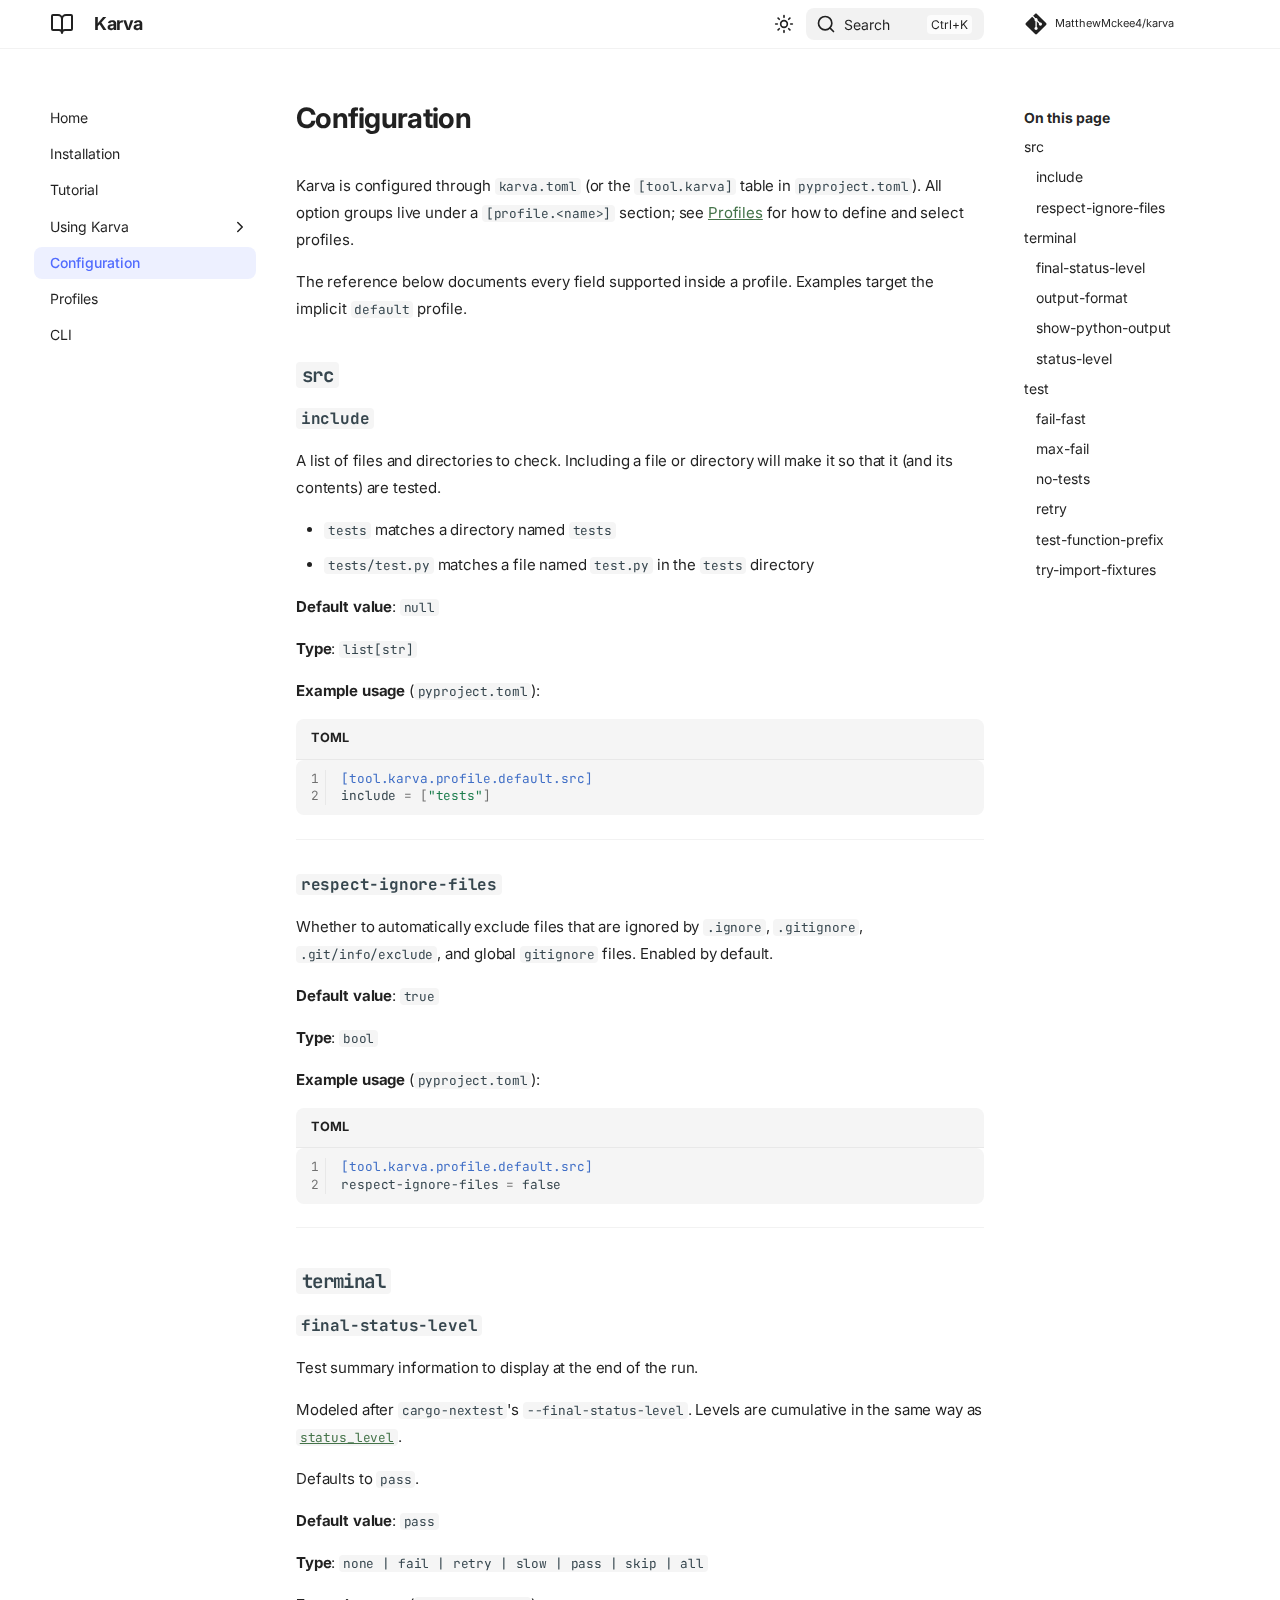
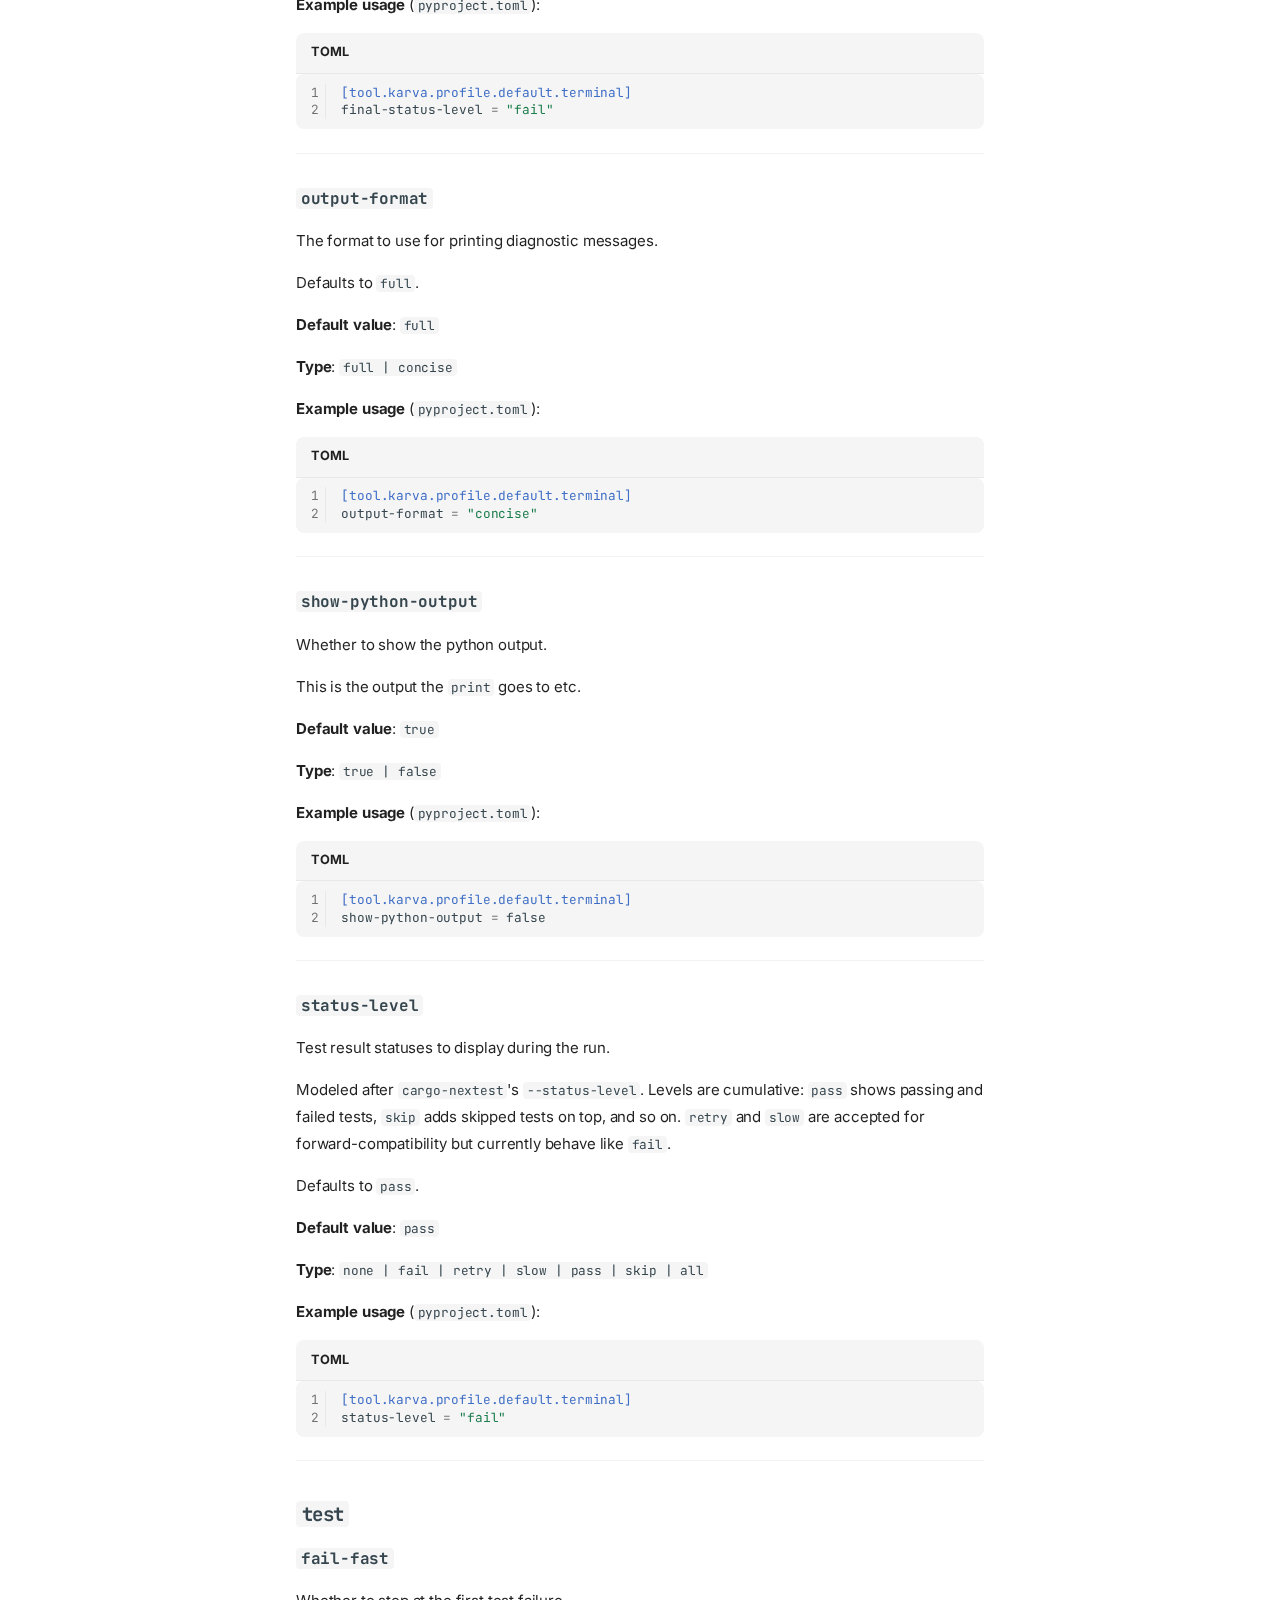
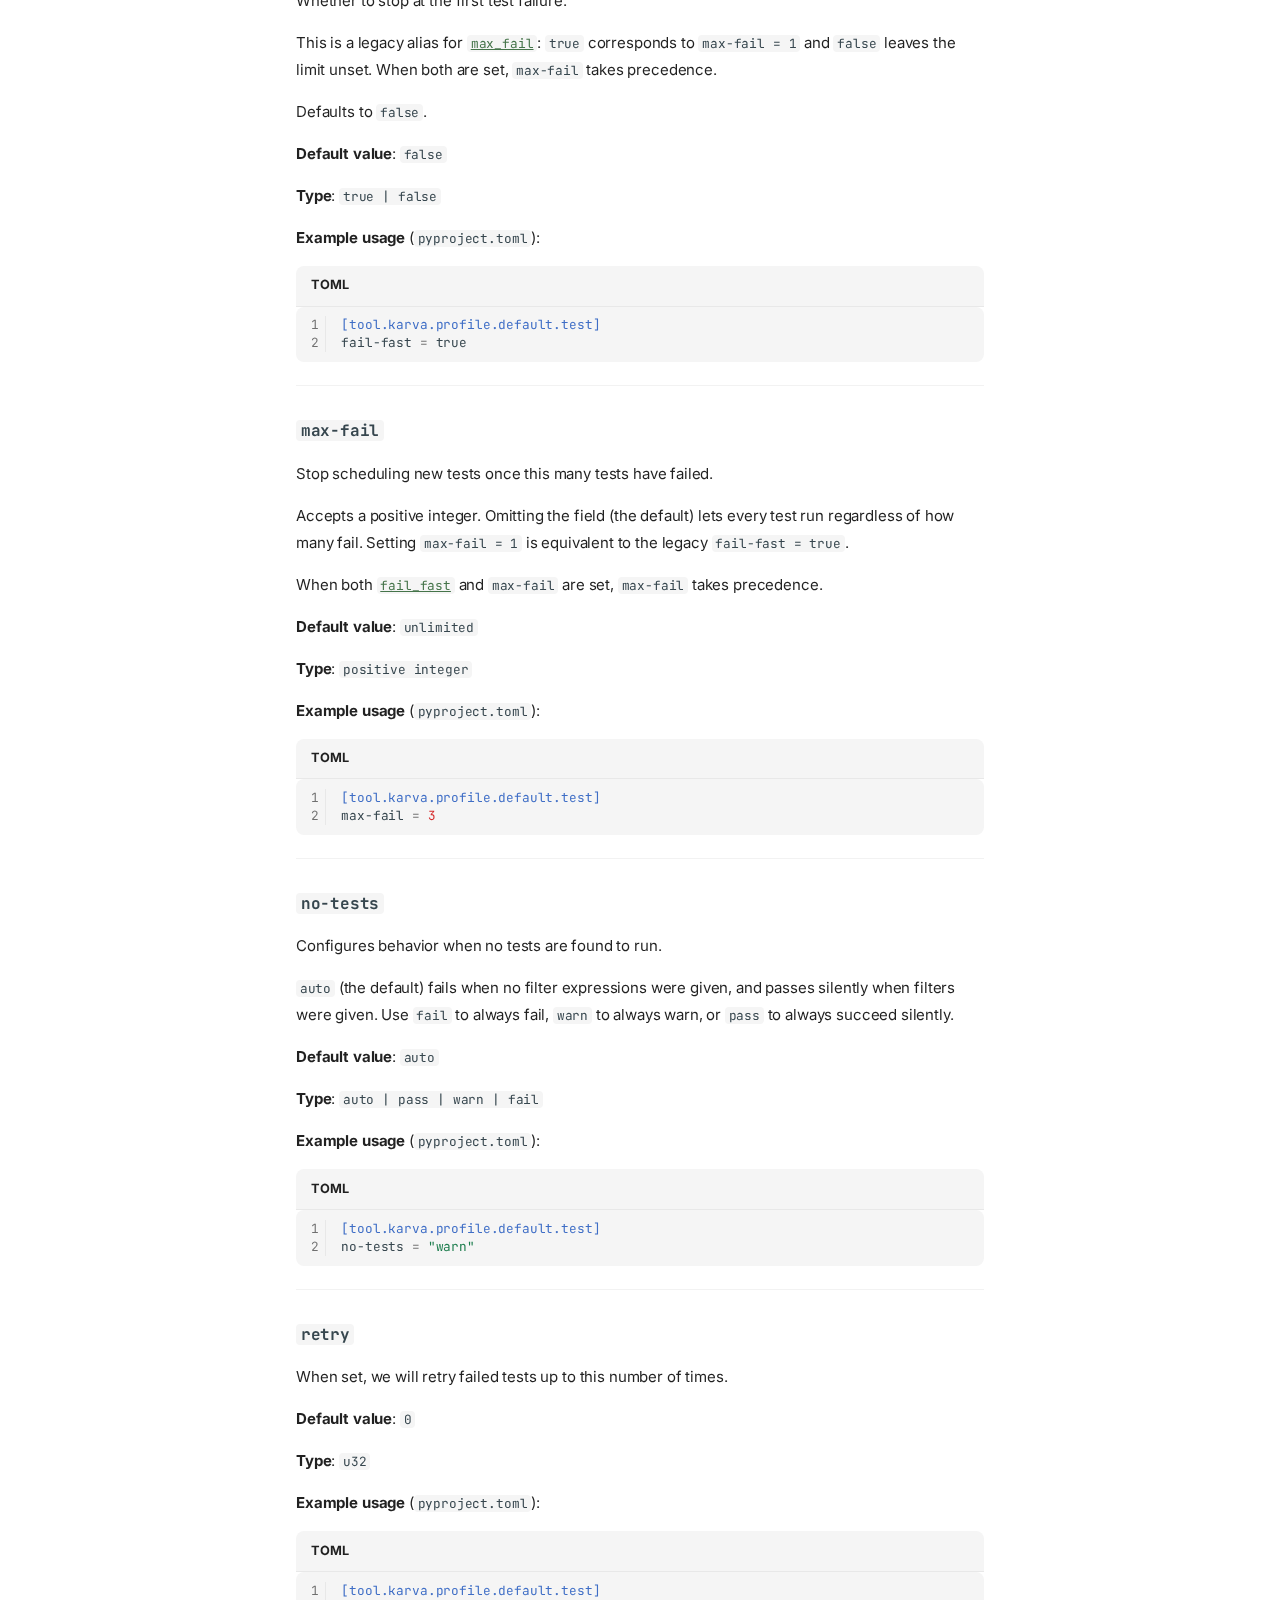
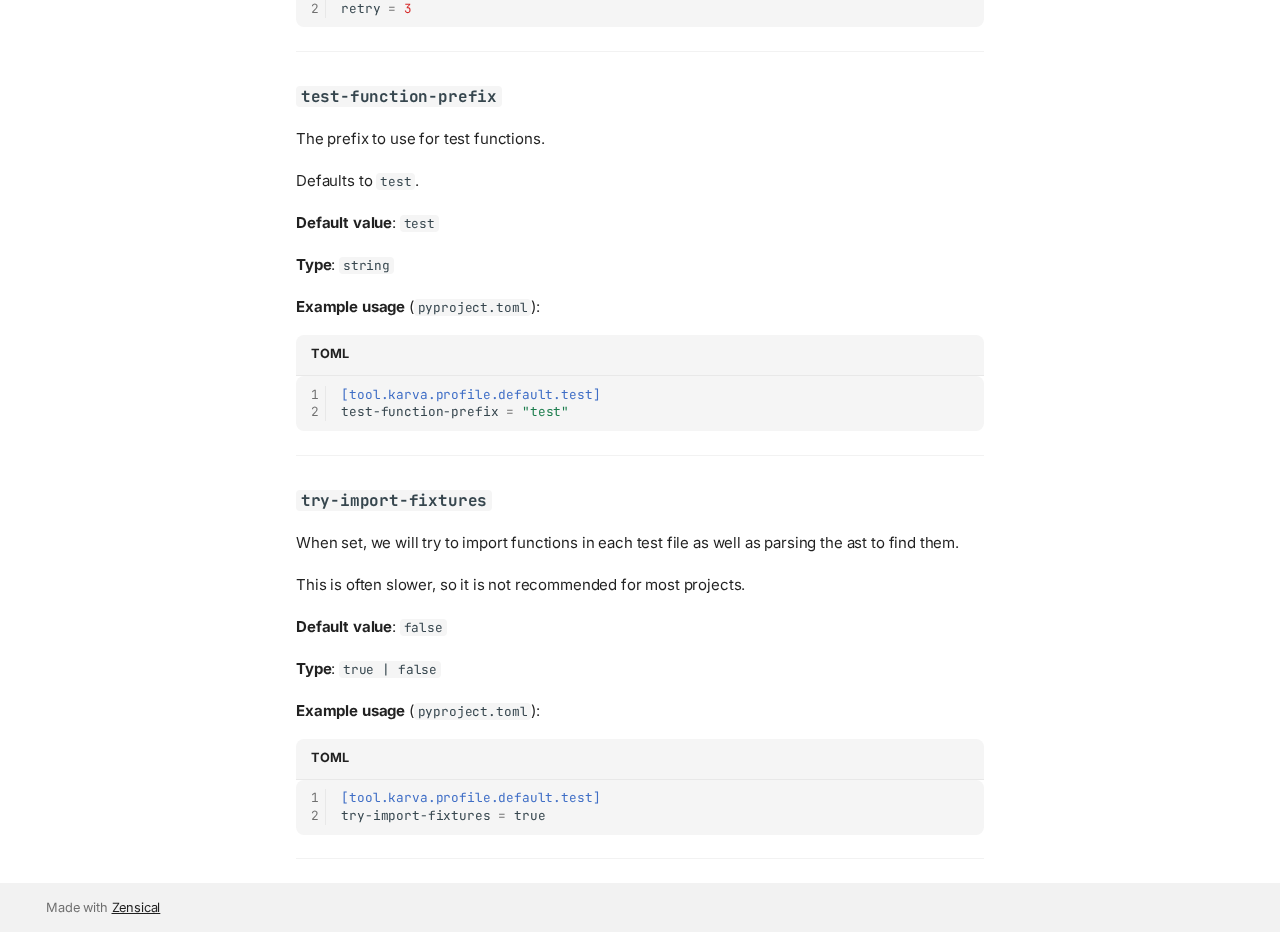
<file: configuration/index.html>
<!doctype html>
<html lang="en" class="no-js">
  <head>
    
      <meta charset="utf-8">
      <meta name="viewport" content="width=device-width,initial-scale=1">
      
        <meta name="description" content="A Python test framework, written in Rust">
      
      
        <meta name="author" content="Matthew McKee">
      
      
        <link rel="canonical" href="https://matthewmckee4.github.io/karva/configuration/">
      
      
        <link rel="prev" href="../usage/functions/">
      
      
        <link rel="next" href="../profiles/">
      
      
        
      
      
      <link rel="icon" href="../assets/images/favicon.png">
      <meta name="generator" content="zensical-0.0.10">
    
    
      
        <title>Configuration - Karva</title>
      
    
    
      
        
      
      <link rel="stylesheet" href="../assets/stylesheets/modern/main.eafc6f7f.min.css">
      
        
          
        
        <link rel="stylesheet" href="../assets/stylesheets/modern/palette.dfe2e883.min.css">
      
      
  
  
    
  
    
  
    
  
    
  
    
  
    
  
    
  
    
  
    
  
    
  
    
  
    
  
  
  <style>:root{}</style>



    
    
      
    
    
      
        
        
        <link rel="preconnect" href="https://fonts.gstatic.com" crossorigin>
        <link rel="stylesheet" href="https://fonts.googleapis.com/css?family=Inter:300,300i,400,400i,500,500i,700,700i%7CJetBrains+Mono:400,400i,700,700i&display=fallback">
        <style>:root{--md-text-font:"Inter";--md-code-font:"JetBrains Mono"}</style>
      
    
    
      <link rel="stylesheet" href="../stylesheets/extra.css">
    
    <script>__md_scope=new URL("..",location),__md_hash=e=>[...e].reduce(((e,t)=>(e<<5)-e+t.charCodeAt(0)),0),__md_get=(e,t=localStorage,a=__md_scope)=>JSON.parse(t.getItem(a.pathname+"."+e)),__md_set=(e,t,a=localStorage,_=__md_scope)=>{try{a.setItem(_.pathname+"."+e,JSON.stringify(t))}catch(e){}},document.documentElement.setAttribute("data-platform",navigator.platform)</script>
    
      

    
    
  </head>
  
  
    
    
      
    
    
    
    
    <body dir="ltr" data-md-color-scheme="default" data-md-color-primary="custom" data-md-color-accent="indigo">
  
    
    <input class="md-toggle" data-md-toggle="drawer" type="checkbox" id="__drawer" autocomplete="off">
    <input class="md-toggle" data-md-toggle="search" type="checkbox" id="__search" autocomplete="off">
    <label class="md-overlay" for="__drawer"></label>
    <div data-md-component="skip">
      
        
        <a href="#configuration" class="md-skip">
          Skip to content
        </a>
      
    </div>
    <div data-md-component="announce">
      
    </div>
    
    
      

  

<header class="md-header md-header--shadow" data-md-component="header">
  <nav class="md-header__inner md-grid" aria-label="Header">
    <a href=".." title="Karva" class="md-header__button md-logo" aria-label="Karva" data-md-component="logo">
      
  
  <svg xmlns="http://www.w3.org/2000/svg" fill="none" stroke="currentColor" stroke-linecap="round" stroke-linejoin="round" stroke-width="2" class="lucide lucide-book-open" viewBox="0 0 24 24"><path d="M12 7v14M3 18a1 1 0 0 1-1-1V4a1 1 0 0 1 1-1h5a4 4 0 0 1 4 4 4 4 0 0 1 4-4h5a1 1 0 0 1 1 1v13a1 1 0 0 1-1 1h-6a3 3 0 0 0-3 3 3 3 0 0 0-3-3z"/></svg>

    </a>
    <label class="md-header__button md-icon" for="__drawer">
      
      <svg xmlns="http://www.w3.org/2000/svg" fill="none" stroke="currentColor" stroke-linecap="round" stroke-linejoin="round" stroke-width="2" class="lucide lucide-menu" viewBox="0 0 24 24"><path d="M4 5h16M4 12h16M4 19h16"/></svg>
    </label>
    <div class="md-header__title" data-md-component="header-title">
      <div class="md-header__ellipsis">
        <div class="md-header__topic">
          <span class="md-ellipsis">
            Karva
          </span>
        </div>
        <div class="md-header__topic" data-md-component="header-topic">
          <span class="md-ellipsis">
            
              Configuration
            
          </span>
        </div>
      </div>
    </div>
    
      
        <form class="md-header__option" data-md-component="palette">
  
    
    
    
    <input class="md-option" data-md-color-media="(prefers-color-scheme: light)" data-md-color-scheme="default" data-md-color-primary="custom" data-md-color-accent="indigo"  aria-label="Switch to dark mode"  type="radio" name="__palette" id="__palette_0">
    
      <label class="md-header__button md-icon" title="Switch to dark mode" for="__palette_1" hidden>
        <svg xmlns="http://www.w3.org/2000/svg" fill="none" stroke="currentColor" stroke-linecap="round" stroke-linejoin="round" stroke-width="2" class="lucide lucide-sun" viewBox="0 0 24 24"><circle cx="12" cy="12" r="4"/><path d="M12 2v2M12 20v2M4.93 4.93l1.41 1.41M17.66 17.66l1.41 1.41M2 12h2M20 12h2M6.34 17.66l-1.41 1.41M19.07 4.93l-1.41 1.41"/></svg>
      </label>
    
  
    
    
    
    <input class="md-option" data-md-color-media="(prefers-color-scheme: dark)" data-md-color-scheme="slate" data-md-color-primary="custom" data-md-color-accent="indigo"  aria-label="Switch to light mode"  type="radio" name="__palette" id="__palette_1">
    
      <label class="md-header__button md-icon" title="Switch to light mode" for="__palette_0" hidden>
        <svg xmlns="http://www.w3.org/2000/svg" fill="none" stroke="currentColor" stroke-linecap="round" stroke-linejoin="round" stroke-width="2" class="lucide lucide-moon" viewBox="0 0 24 24"><path d="M20.985 12.486a9 9 0 1 1-9.473-9.472c.405-.022.617.46.402.803a6 6 0 0 0 8.268 8.268c.344-.215.825-.004.803.401"/></svg>
      </label>
    
  
</form>
      
    
    
      <script>var palette=__md_get("__palette");if(palette&&palette.color){if("(prefers-color-scheme)"===palette.color.media){var media=matchMedia("(prefers-color-scheme: light)"),input=document.querySelector(media.matches?"[data-md-color-media='(prefers-color-scheme: light)']":"[data-md-color-media='(prefers-color-scheme: dark)']");palette.color.media=input.getAttribute("data-md-color-media"),palette.color.scheme=input.getAttribute("data-md-color-scheme"),palette.color.primary=input.getAttribute("data-md-color-primary"),palette.color.accent=input.getAttribute("data-md-color-accent")}for(var[key,value]of Object.entries(palette.color))document.body.setAttribute("data-md-color-"+key,value)}</script>
    
    
    
      
      
        <label class="md-header__button md-icon" for="__search">
          
          <svg xmlns="http://www.w3.org/2000/svg" fill="none" stroke="currentColor" stroke-linecap="round" stroke-linejoin="round" stroke-width="2" class="lucide lucide-search" viewBox="0 0 24 24"><path d="m21 21-4.34-4.34"/><circle cx="11" cy="11" r="8"/></svg>
        </label>
        <div class="md-search" data-md-component="search" role="dialog" aria-label="Search">
  <button type="button" class="md-search__button">
    Search
  </button>
</div>
      
    
    <div class="md-header__source">
      
        <a href="https://github.com/MatthewMckee4/karva" title="Go to repository" class="md-source" data-md-component="source">
  <div class="md-source__icon md-icon">
    
    <svg xmlns="http://www.w3.org/2000/svg" viewBox="0 0 448 512"><!--! Font Awesome Free 7.1.0 by @fontawesome - https://fontawesome.com License - https://fontawesome.com/license/free (Icons: CC BY 4.0, Fonts: SIL OFL 1.1, Code: MIT License) Copyright 2025 Fonticons, Inc.--><path fill="currentColor" d="M439.6 236.1 244 40.5c-5.4-5.5-12.8-8.5-20.4-8.5s-15 3-20.4 8.4L162.5 81l51.5 51.5c27.1-9.1 52.7 16.8 43.4 43.7l49.7 49.7c34.2-11.8 61.2 31 35.5 56.7-26.5 26.5-70.2-2.9-56-37.3L240.3 199v121.9c25.3 12.5 22.3 41.8 9.1 55-6.4 6.4-15.2 10.1-24.3 10.1s-17.8-3.6-24.3-10.1c-17.6-17.6-11.1-46.9 11.2-56v-123c-20.8-8.5-24.6-30.7-18.6-45L142.6 101 8.5 235.1C3 240.6 0 247.9 0 255.5s3 15 8.5 20.4l195.6 195.7c5.4 5.4 12.7 8.4 20.4 8.4s15-3 20.4-8.4l194.7-194.7c5.4-5.4 8.4-12.8 8.4-20.4s-3-15-8.4-20.4"/></svg>
  </div>
  <div class="md-source__repository">
    MatthewMckee4/karva
  </div>
</a>
      
    </div>
  </nav>
  
</header>
    
    <div class="md-container" data-md-component="container">
      
      
        
          
        
      
      <main class="md-main" data-md-component="main">
        <div class="md-main__inner md-grid">
          
            
              
              <div class="md-sidebar md-sidebar--primary" data-md-component="sidebar" data-md-type="navigation" >
                <div class="md-sidebar__scrollwrap">
                  <div class="md-sidebar__inner">
                    



<nav class="md-nav md-nav--primary" aria-label="Navigation" data-md-level="0">
  <label class="md-nav__title" for="__drawer">
    <a href=".." title="Karva" class="md-nav__button md-logo" aria-label="Karva" data-md-component="logo">
      
  
  <svg xmlns="http://www.w3.org/2000/svg" fill="none" stroke="currentColor" stroke-linecap="round" stroke-linejoin="round" stroke-width="2" class="lucide lucide-book-open" viewBox="0 0 24 24"><path d="M12 7v14M3 18a1 1 0 0 1-1-1V4a1 1 0 0 1 1-1h5a4 4 0 0 1 4 4 4 4 0 0 1 4-4h5a1 1 0 0 1 1 1v13a1 1 0 0 1-1 1h-6a3 3 0 0 0-3 3 3 3 0 0 0-3-3z"/></svg>

    </a>
    Karva
  </label>
  
    <div class="md-nav__source">
      <a href="https://github.com/MatthewMckee4/karva" title="Go to repository" class="md-source" data-md-component="source">
  <div class="md-source__icon md-icon">
    
    <svg xmlns="http://www.w3.org/2000/svg" viewBox="0 0 448 512"><!--! Font Awesome Free 7.1.0 by @fontawesome - https://fontawesome.com License - https://fontawesome.com/license/free (Icons: CC BY 4.0, Fonts: SIL OFL 1.1, Code: MIT License) Copyright 2025 Fonticons, Inc.--><path fill="currentColor" d="M439.6 236.1 244 40.5c-5.4-5.5-12.8-8.5-20.4-8.5s-15 3-20.4 8.4L162.5 81l51.5 51.5c27.1-9.1 52.7 16.8 43.4 43.7l49.7 49.7c34.2-11.8 61.2 31 35.5 56.7-26.5 26.5-70.2-2.9-56-37.3L240.3 199v121.9c25.3 12.5 22.3 41.8 9.1 55-6.4 6.4-15.2 10.1-24.3 10.1s-17.8-3.6-24.3-10.1c-17.6-17.6-11.1-46.9 11.2-56v-123c-20.8-8.5-24.6-30.7-18.6-45L142.6 101 8.5 235.1C3 240.6 0 247.9 0 255.5s3 15 8.5 20.4l195.6 195.7c5.4 5.4 12.7 8.4 20.4 8.4s15-3 20.4-8.4l194.7-194.7c5.4-5.4 8.4-12.8 8.4-20.4s-3-15-8.4-20.4"/></svg>
  </div>
  <div class="md-source__repository">
    MatthewMckee4/karva
  </div>
</a>
    </div>
  
  <ul class="md-nav__list" data-md-scrollfix>
    
      
      
  
  
  
  
    <li class="md-nav__item">
      <a href=".." class="md-nav__link">
        
  
  
  <span class="md-ellipsis">
    
  
    Home
  

    
  </span>
  
  

      </a>
    </li>
  

    
      
      
  
  
  
  
    <li class="md-nav__item">
      <a href="../installation/" class="md-nav__link">
        
  
  
  <span class="md-ellipsis">
    
  
    Installation
  

    
  </span>
  
  

      </a>
    </li>
  

    
      
      
  
  
  
  
    <li class="md-nav__item">
      <a href="../tutorial/" class="md-nav__link">
        
  
  
  <span class="md-ellipsis">
    
  
    Tutorial
  

    
  </span>
  
  

      </a>
    </li>
  

    
      
      
  
  
  
  
    
    
    
    
    
    <li class="md-nav__item md-nav__item--nested">
      
        
        
        <input class="md-nav__toggle md-toggle " type="checkbox" id="__nav_4" >
        
          
          <label class="md-nav__link" for="__nav_4" id="__nav_4_label" tabindex="0">
            
  
  
  <span class="md-ellipsis">
    
  
    Using Karva
  

    
  </span>
  
  

            <span class="md-nav__icon md-icon"></span>
          </label>
        
        <nav class="md-nav" data-md-level="1" aria-labelledby="__nav_4_label" aria-expanded="false">
          <label class="md-nav__title" for="__nav_4">
            <span class="md-nav__icon md-icon"></span>
            
  
    Using Karva
  

          </label>
          <ul class="md-nav__list" data-md-scrollfix>
            
              
                
  
  
  
  
    <li class="md-nav__item">
      <a href="../usage/snapshots/" class="md-nav__link">
        
  
  
  <span class="md-ellipsis">
    
  
    Snapshots
  

    
  </span>
  
  

      </a>
    </li>
  

              
            
              
                
  
  
  
  
    <li class="md-nav__item">
      <a href="../usage/filtering/" class="md-nav__link">
        
  
  
  <span class="md-ellipsis">
    
  
    Filtering Tests
  

    
  </span>
  
  

      </a>
    </li>
  

              
            
              
                
  
  
  
  
    
    
    
    
    
    <li class="md-nav__item md-nav__item--nested">
      
        
        
        <input class="md-nav__toggle md-toggle " type="checkbox" id="__nav_4_3" >
        
          
          <label class="md-nav__link" for="__nav_4_3" id="__nav_4_3_label" tabindex="0">
            
  
  
  <span class="md-ellipsis">
    
  
    Fixtures
  

    
  </span>
  
  

            <span class="md-nav__icon md-icon"></span>
          </label>
        
        <nav class="md-nav" data-md-level="2" aria-labelledby="__nav_4_3_label" aria-expanded="false">
          <label class="md-nav__title" for="__nav_4_3">
            <span class="md-nav__icon md-icon"></span>
            
  
    Fixtures
  

          </label>
          <ul class="md-nav__list" data-md-scrollfix>
            
              
                
  
  
  
  
    <li class="md-nav__item">
      <a href="../usage/fixtures/fixtures/" class="md-nav__link">
        
  
  
  <span class="md-ellipsis">
    
  
    Fixtures
  

    
  </span>
  
  

      </a>
    </li>
  

              
            
              
                
  
  
  
  
    <li class="md-nav__item">
      <a href="../usage/fixtures/builtin/" class="md-nav__link">
        
  
  
  <span class="md-ellipsis">
    
  
    Built In
  

    
  </span>
  
  

      </a>
    </li>
  

              
            
          </ul>
        </nav>
      
    </li>
  

              
            
              
                
  
  
  
  
    
    
    
    
    
    <li class="md-nav__item md-nav__item--nested">
      
        
        
        <input class="md-nav__toggle md-toggle " type="checkbox" id="__nav_4_4" >
        
          
          <label class="md-nav__link" for="__nav_4_4" id="__nav_4_4_label" tabindex="0">
            
  
  
  <span class="md-ellipsis">
    
  
    Tags
  

    
  </span>
  
  

            <span class="md-nav__icon md-icon"></span>
          </label>
        
        <nav class="md-nav" data-md-level="2" aria-labelledby="__nav_4_4_label" aria-expanded="false">
          <label class="md-nav__title" for="__nav_4_4">
            <span class="md-nav__icon md-icon"></span>
            
  
    Tags
  

          </label>
          <ul class="md-nav__list" data-md-scrollfix>
            
              
                
  
  
  
  
    <li class="md-nav__item">
      <a href="../usage/tags/parametrize/" class="md-nav__link">
        
  
  
  <span class="md-ellipsis">
    
  
    Parametrize
  

    
  </span>
  
  

      </a>
    </li>
  

              
            
              
                
  
  
  
  
    <li class="md-nav__item">
      <a href="../usage/tags/skip/" class="md-nav__link">
        
  
  
  <span class="md-ellipsis">
    
  
    Skip
  

    
  </span>
  
  

      </a>
    </li>
  

              
            
              
                
  
  
  
  
    <li class="md-nav__item">
      <a href="../usage/tags/expect_fail/" class="md-nav__link">
        
  
  
  <span class="md-ellipsis">
    
  
    Expect Fail
  

    
  </span>
  
  

      </a>
    </li>
  

              
            
          </ul>
        </nav>
      
    </li>
  

              
            
              
                
  
  
  
  
    <li class="md-nav__item">
      <a href="../usage/functions/" class="md-nav__link">
        
  
  
  <span class="md-ellipsis">
    
  
    Other Functions
  

    
  </span>
  
  

      </a>
    </li>
  

              
            
          </ul>
        </nav>
      
    </li>
  

    
      
      
  
  
    
  
  
  
    <li class="md-nav__item md-nav__item--active">
      
      <input class="md-nav__toggle md-toggle" type="checkbox" id="__toc">
      
      
        
      
      
        <label class="md-nav__link md-nav__link--active" for="__toc">
          
  
  
  <span class="md-ellipsis">
    
  
    Configuration
  

    
  </span>
  
  

          <span class="md-nav__icon md-icon"></span>
        </label>
      
      <a href="./" class="md-nav__link md-nav__link--active">
        
  
  
  <span class="md-ellipsis">
    
  
    Configuration
  

    
  </span>
  
  

      </a>
      
        


<nav class="md-nav md-nav--secondary" aria-label="On this page">
  
  
  
    
  
  
    <label class="md-nav__title" for="__toc">
      <span class="md-nav__icon md-icon"></span>
      On this page
    </label>
    <ul class="md-nav__list" data-md-component="toc" data-md-scrollfix>
      
        <li class="md-nav__item">
  <a href="#src" class="md-nav__link">
    <span class="md-ellipsis">
      
        src
      
    </span>
  </a>
  
    <nav class="md-nav" aria-label="src">
      <ul class="md-nav__list">
        
          <li class="md-nav__item">
  <a href="#include" class="md-nav__link">
    <span class="md-ellipsis">
      
        include
      
    </span>
  </a>
  
</li>
        
          <li class="md-nav__item">
  <a href="#respect-ignore-files" class="md-nav__link">
    <span class="md-ellipsis">
      
        respect-ignore-files
      
    </span>
  </a>
  
</li>
        
      </ul>
    </nav>
  
</li>
      
        <li class="md-nav__item">
  <a href="#terminal" class="md-nav__link">
    <span class="md-ellipsis">
      
        terminal
      
    </span>
  </a>
  
    <nav class="md-nav" aria-label="terminal">
      <ul class="md-nav__list">
        
          <li class="md-nav__item">
  <a href="#final-status-level" class="md-nav__link">
    <span class="md-ellipsis">
      
        final-status-level
      
    </span>
  </a>
  
</li>
        
          <li class="md-nav__item">
  <a href="#output-format" class="md-nav__link">
    <span class="md-ellipsis">
      
        output-format
      
    </span>
  </a>
  
</li>
        
          <li class="md-nav__item">
  <a href="#show-python-output" class="md-nav__link">
    <span class="md-ellipsis">
      
        show-python-output
      
    </span>
  </a>
  
</li>
        
          <li class="md-nav__item">
  <a href="#status-level" class="md-nav__link">
    <span class="md-ellipsis">
      
        status-level
      
    </span>
  </a>
  
</li>
        
      </ul>
    </nav>
  
</li>
      
        <li class="md-nav__item">
  <a href="#test" class="md-nav__link">
    <span class="md-ellipsis">
      
        test
      
    </span>
  </a>
  
    <nav class="md-nav" aria-label="test">
      <ul class="md-nav__list">
        
          <li class="md-nav__item">
  <a href="#fail-fast" class="md-nav__link">
    <span class="md-ellipsis">
      
        fail-fast
      
    </span>
  </a>
  
</li>
        
          <li class="md-nav__item">
  <a href="#max-fail" class="md-nav__link">
    <span class="md-ellipsis">
      
        max-fail
      
    </span>
  </a>
  
</li>
        
          <li class="md-nav__item">
  <a href="#no-tests" class="md-nav__link">
    <span class="md-ellipsis">
      
        no-tests
      
    </span>
  </a>
  
</li>
        
          <li class="md-nav__item">
  <a href="#retry" class="md-nav__link">
    <span class="md-ellipsis">
      
        retry
      
    </span>
  </a>
  
</li>
        
          <li class="md-nav__item">
  <a href="#test-function-prefix" class="md-nav__link">
    <span class="md-ellipsis">
      
        test-function-prefix
      
    </span>
  </a>
  
</li>
        
          <li class="md-nav__item">
  <a href="#try-import-fixtures" class="md-nav__link">
    <span class="md-ellipsis">
      
        try-import-fixtures
      
    </span>
  </a>
  
</li>
        
      </ul>
    </nav>
  
</li>
      
    </ul>
  
</nav>
      
    </li>
  

    
      
      
  
  
  
  
    <li class="md-nav__item">
      <a href="../profiles/" class="md-nav__link">
        
  
  
  <span class="md-ellipsis">
    
  
    Profiles
  

    
  </span>
  
  

      </a>
    </li>
  

    
      
      
  
  
  
  
    <li class="md-nav__item">
      <a href="../cli/" class="md-nav__link">
        
  
  
  <span class="md-ellipsis">
    
  
    CLI
  

    
  </span>
  
  

      </a>
    </li>
  

    
  </ul>
</nav>
                  </div>
                </div>
              </div>
            
            
              
              <div class="md-sidebar md-sidebar--secondary" data-md-component="sidebar" data-md-type="toc" >
                <div class="md-sidebar__scrollwrap">
                  <div class="md-sidebar__inner">
                    


<nav class="md-nav md-nav--secondary" aria-label="On this page">
  
  
  
    
  
  
    <label class="md-nav__title" for="__toc">
      <span class="md-nav__icon md-icon"></span>
      On this page
    </label>
    <ul class="md-nav__list" data-md-component="toc" data-md-scrollfix>
      
        <li class="md-nav__item">
  <a href="#src" class="md-nav__link">
    <span class="md-ellipsis">
      
        src
      
    </span>
  </a>
  
    <nav class="md-nav" aria-label="src">
      <ul class="md-nav__list">
        
          <li class="md-nav__item">
  <a href="#include" class="md-nav__link">
    <span class="md-ellipsis">
      
        include
      
    </span>
  </a>
  
</li>
        
          <li class="md-nav__item">
  <a href="#respect-ignore-files" class="md-nav__link">
    <span class="md-ellipsis">
      
        respect-ignore-files
      
    </span>
  </a>
  
</li>
        
      </ul>
    </nav>
  
</li>
      
        <li class="md-nav__item">
  <a href="#terminal" class="md-nav__link">
    <span class="md-ellipsis">
      
        terminal
      
    </span>
  </a>
  
    <nav class="md-nav" aria-label="terminal">
      <ul class="md-nav__list">
        
          <li class="md-nav__item">
  <a href="#final-status-level" class="md-nav__link">
    <span class="md-ellipsis">
      
        final-status-level
      
    </span>
  </a>
  
</li>
        
          <li class="md-nav__item">
  <a href="#output-format" class="md-nav__link">
    <span class="md-ellipsis">
      
        output-format
      
    </span>
  </a>
  
</li>
        
          <li class="md-nav__item">
  <a href="#show-python-output" class="md-nav__link">
    <span class="md-ellipsis">
      
        show-python-output
      
    </span>
  </a>
  
</li>
        
          <li class="md-nav__item">
  <a href="#status-level" class="md-nav__link">
    <span class="md-ellipsis">
      
        status-level
      
    </span>
  </a>
  
</li>
        
      </ul>
    </nav>
  
</li>
      
        <li class="md-nav__item">
  <a href="#test" class="md-nav__link">
    <span class="md-ellipsis">
      
        test
      
    </span>
  </a>
  
    <nav class="md-nav" aria-label="test">
      <ul class="md-nav__list">
        
          <li class="md-nav__item">
  <a href="#fail-fast" class="md-nav__link">
    <span class="md-ellipsis">
      
        fail-fast
      
    </span>
  </a>
  
</li>
        
          <li class="md-nav__item">
  <a href="#max-fail" class="md-nav__link">
    <span class="md-ellipsis">
      
        max-fail
      
    </span>
  </a>
  
</li>
        
          <li class="md-nav__item">
  <a href="#no-tests" class="md-nav__link">
    <span class="md-ellipsis">
      
        no-tests
      
    </span>
  </a>
  
</li>
        
          <li class="md-nav__item">
  <a href="#retry" class="md-nav__link">
    <span class="md-ellipsis">
      
        retry
      
    </span>
  </a>
  
</li>
        
          <li class="md-nav__item">
  <a href="#test-function-prefix" class="md-nav__link">
    <span class="md-ellipsis">
      
        test-function-prefix
      
    </span>
  </a>
  
</li>
        
          <li class="md-nav__item">
  <a href="#try-import-fixtures" class="md-nav__link">
    <span class="md-ellipsis">
      
        try-import-fixtures
      
    </span>
  </a>
  
</li>
        
      </ul>
    </nav>
  
</li>
      
    </ul>
  
</nav>
                  </div>
                </div>
              </div>
            
          
          
            <div class="md-content" data-md-component="content">
              
              <article class="md-content__inner md-typeset">
                
                  

<!-- WARNING: This file is auto-generated (cargo dev generate-all). Update the doc comments on the 'Options' struct in 'crates/karva_project/src/metadata/options.rs' if you want to change anything here. -->

<h1 id="configuration">Configuration</h1>
<p>Karva is configured through <code>karva.toml</code> (or the <code>[tool.karva]</code> table in <code>pyproject.toml</code>). All option groups live under a <code>[profile.&lt;name&gt;]</code> section; see <a href="../profiles/">Profiles</a> for how to define and select profiles.</p>
<p>The reference below documents every field supported inside a profile. Examples target the implicit <code>default</code> profile.</p>
<h2 id="src"><code>src</code></h2>
<h3 id="include"><code>include</code></h3>
<p>A list of files and directories to check.
Including a file or directory will make it so that it (and its contents)
are tested.</p>
<ul>
<li><code>tests</code> matches a directory named <code>tests</code></li>
<li><code>tests/test.py</code> matches a file named <code>test.py</code> in the <code>tests</code> directory</li>
</ul>
<p><strong>Default value</strong>: <code>null</code></p>
<p><strong>Type</strong>: <code>list[str]</code></p>
<p><strong>Example usage</strong> (<code>pyproject.toml</code>):</p>
<div class="highlight"><table class="highlighttable"><tr><th colspan="2" class="filename"><span class="filename">TOML</span></th></tr><tr><td class="linenos"><div class="linenodiv"><pre><span></span><span class="normal">1</span>
<span class="normal">2</span></pre></div></td><td class="code"><div><pre><span></span><code><span class="k">[tool.karva.profile.default.src]</span>
<span class="n">include</span><span class="w"> </span><span class="o">=</span><span class="w"> </span><span class="p">[</span><span class="s2">&quot;tests&quot;</span><span class="p">]</span>
</code></pre></div></td></tr></table></div>
<hr />
<h3 id="respect-ignore-files"><code>respect-ignore-files</code></h3>
<p>Whether to automatically exclude files that are ignored by <code>.ignore</code>,
<code>.gitignore</code>, <code>.git/info/exclude</code>, and global <code>gitignore</code> files.
Enabled by default.</p>
<p><strong>Default value</strong>: <code>true</code></p>
<p><strong>Type</strong>: <code>bool</code></p>
<p><strong>Example usage</strong> (<code>pyproject.toml</code>):</p>
<div class="highlight"><table class="highlighttable"><tr><th colspan="2" class="filename"><span class="filename">TOML</span></th></tr><tr><td class="linenos"><div class="linenodiv"><pre><span></span><span class="normal">1</span>
<span class="normal">2</span></pre></div></td><td class="code"><div><pre><span></span><code><span class="k">[tool.karva.profile.default.src]</span>
<span class="n">respect-ignore-files</span><span class="w"> </span><span class="o">=</span><span class="w"> </span><span class="kc">false</span>
</code></pre></div></td></tr></table></div>
<hr />
<h2 id="terminal"><code>terminal</code></h2>
<h3 id="final-status-level"><code>final-status-level</code></h3>
<p>Test summary information to display at the end of the run.</p>
<p>Modeled after <code>cargo-nextest</code>'s <code>--final-status-level</code>. Levels are
cumulative in the same way as <a href="#terminal_status-level"><code>status_level</code></a>.</p>
<p>Defaults to <code>pass</code>.</p>
<p><strong>Default value</strong>: <code>pass</code></p>
<p><strong>Type</strong>: <code>none | fail | retry | slow | pass | skip | all</code></p>
<p><strong>Example usage</strong> (<code>pyproject.toml</code>):</p>
<div class="highlight"><table class="highlighttable"><tr><th colspan="2" class="filename"><span class="filename">TOML</span></th></tr><tr><td class="linenos"><div class="linenodiv"><pre><span></span><span class="normal">1</span>
<span class="normal">2</span></pre></div></td><td class="code"><div><pre><span></span><code><span class="k">[tool.karva.profile.default.terminal]</span>
<span class="n">final-status-level</span><span class="w"> </span><span class="o">=</span><span class="w"> </span><span class="s2">&quot;fail&quot;</span>
</code></pre></div></td></tr></table></div>
<hr />
<h3 id="output-format"><code>output-format</code></h3>
<p>The format to use for printing diagnostic messages.</p>
<p>Defaults to <code>full</code>.</p>
<p><strong>Default value</strong>: <code>full</code></p>
<p><strong>Type</strong>: <code>full | concise</code></p>
<p><strong>Example usage</strong> (<code>pyproject.toml</code>):</p>
<div class="highlight"><table class="highlighttable"><tr><th colspan="2" class="filename"><span class="filename">TOML</span></th></tr><tr><td class="linenos"><div class="linenodiv"><pre><span></span><span class="normal">1</span>
<span class="normal">2</span></pre></div></td><td class="code"><div><pre><span></span><code><span class="k">[tool.karva.profile.default.terminal]</span>
<span class="n">output-format</span><span class="w"> </span><span class="o">=</span><span class="w"> </span><span class="s2">&quot;concise&quot;</span>
</code></pre></div></td></tr></table></div>
<hr />
<h3 id="show-python-output"><code>show-python-output</code></h3>
<p>Whether to show the python output.</p>
<p>This is the output the <code>print</code> goes to etc.</p>
<p><strong>Default value</strong>: <code>true</code></p>
<p><strong>Type</strong>: <code>true | false</code></p>
<p><strong>Example usage</strong> (<code>pyproject.toml</code>):</p>
<div class="highlight"><table class="highlighttable"><tr><th colspan="2" class="filename"><span class="filename">TOML</span></th></tr><tr><td class="linenos"><div class="linenodiv"><pre><span></span><span class="normal">1</span>
<span class="normal">2</span></pre></div></td><td class="code"><div><pre><span></span><code><span class="k">[tool.karva.profile.default.terminal]</span>
<span class="n">show-python-output</span><span class="w"> </span><span class="o">=</span><span class="w"> </span><span class="kc">false</span>
</code></pre></div></td></tr></table></div>
<hr />
<h3 id="status-level"><code>status-level</code></h3>
<p>Test result statuses to display during the run.</p>
<p>Modeled after <code>cargo-nextest</code>'s <code>--status-level</code>. Levels are
cumulative: <code>pass</code> shows passing and failed tests, <code>skip</code> adds
skipped tests on top, and so on. <code>retry</code> and <code>slow</code> are accepted
for forward-compatibility but currently behave like <code>fail</code>.</p>
<p>Defaults to <code>pass</code>.</p>
<p><strong>Default value</strong>: <code>pass</code></p>
<p><strong>Type</strong>: <code>none | fail | retry | slow | pass | skip | all</code></p>
<p><strong>Example usage</strong> (<code>pyproject.toml</code>):</p>
<div class="highlight"><table class="highlighttable"><tr><th colspan="2" class="filename"><span class="filename">TOML</span></th></tr><tr><td class="linenos"><div class="linenodiv"><pre><span></span><span class="normal">1</span>
<span class="normal">2</span></pre></div></td><td class="code"><div><pre><span></span><code><span class="k">[tool.karva.profile.default.terminal]</span>
<span class="n">status-level</span><span class="w"> </span><span class="o">=</span><span class="w"> </span><span class="s2">&quot;fail&quot;</span>
</code></pre></div></td></tr></table></div>
<hr />
<h2 id="test"><code>test</code></h2>
<h3 id="fail-fast"><code>fail-fast</code></h3>
<p>Whether to stop at the first test failure.</p>
<p>This is a legacy alias for <a href="#test_max-fail"><code>max_fail</code></a>: <code>true</code>
corresponds to <code>max-fail = 1</code> and <code>false</code> leaves the limit unset.
When both are set, <code>max-fail</code> takes precedence.</p>
<p>Defaults to <code>false</code>.</p>
<p><strong>Default value</strong>: <code>false</code></p>
<p><strong>Type</strong>: <code>true | false</code></p>
<p><strong>Example usage</strong> (<code>pyproject.toml</code>):</p>
<div class="highlight"><table class="highlighttable"><tr><th colspan="2" class="filename"><span class="filename">TOML</span></th></tr><tr><td class="linenos"><div class="linenodiv"><pre><span></span><span class="normal">1</span>
<span class="normal">2</span></pre></div></td><td class="code"><div><pre><span></span><code><span class="k">[tool.karva.profile.default.test]</span>
<span class="n">fail-fast</span><span class="w"> </span><span class="o">=</span><span class="w"> </span><span class="kc">true</span>
</code></pre></div></td></tr></table></div>
<hr />
<h3 id="max-fail"><code>max-fail</code></h3>
<p>Stop scheduling new tests once this many tests have failed.</p>
<p>Accepts a positive integer. Omitting the field (the default) lets
every test run regardless of how many fail. Setting <code>max-fail = 1</code>
is equivalent to the legacy <code>fail-fast = true</code>.</p>
<p>When both <a href="#test_fail-fast"><code>fail_fast</code></a> and <code>max-fail</code> are set,
<code>max-fail</code> takes precedence.</p>
<p><strong>Default value</strong>: <code>unlimited</code></p>
<p><strong>Type</strong>: <code>positive integer</code></p>
<p><strong>Example usage</strong> (<code>pyproject.toml</code>):</p>
<div class="highlight"><table class="highlighttable"><tr><th colspan="2" class="filename"><span class="filename">TOML</span></th></tr><tr><td class="linenos"><div class="linenodiv"><pre><span></span><span class="normal">1</span>
<span class="normal">2</span></pre></div></td><td class="code"><div><pre><span></span><code><span class="k">[tool.karva.profile.default.test]</span>
<span class="n">max-fail</span><span class="w"> </span><span class="o">=</span><span class="w"> </span><span class="mi">3</span>
</code></pre></div></td></tr></table></div>
<hr />
<h3 id="no-tests"><code>no-tests</code></h3>
<p>Configures behavior when no tests are found to run.</p>
<p><code>auto</code> (the default) fails when no filter expressions were given, and
passes silently when filters were given. Use <code>fail</code> to always fail,
<code>warn</code> to always warn, or <code>pass</code> to always succeed silently.</p>
<p><strong>Default value</strong>: <code>auto</code></p>
<p><strong>Type</strong>: <code>auto | pass | warn | fail</code></p>
<p><strong>Example usage</strong> (<code>pyproject.toml</code>):</p>
<div class="highlight"><table class="highlighttable"><tr><th colspan="2" class="filename"><span class="filename">TOML</span></th></tr><tr><td class="linenos"><div class="linenodiv"><pre><span></span><span class="normal">1</span>
<span class="normal">2</span></pre></div></td><td class="code"><div><pre><span></span><code><span class="k">[tool.karva.profile.default.test]</span>
<span class="n">no-tests</span><span class="w"> </span><span class="o">=</span><span class="w"> </span><span class="s2">&quot;warn&quot;</span>
</code></pre></div></td></tr></table></div>
<hr />
<h3 id="retry"><code>retry</code></h3>
<p>When set, we will retry failed tests up to this number of times.</p>
<p><strong>Default value</strong>: <code>0</code></p>
<p><strong>Type</strong>: <code>u32</code></p>
<p><strong>Example usage</strong> (<code>pyproject.toml</code>):</p>
<div class="highlight"><table class="highlighttable"><tr><th colspan="2" class="filename"><span class="filename">TOML</span></th></tr><tr><td class="linenos"><div class="linenodiv"><pre><span></span><span class="normal">1</span>
<span class="normal">2</span></pre></div></td><td class="code"><div><pre><span></span><code><span class="k">[tool.karva.profile.default.test]</span>
<span class="n">retry</span><span class="w"> </span><span class="o">=</span><span class="w"> </span><span class="mi">3</span>
</code></pre></div></td></tr></table></div>
<hr />
<h3 id="test-function-prefix"><code>test-function-prefix</code></h3>
<p>The prefix to use for test functions.</p>
<p>Defaults to <code>test</code>.</p>
<p><strong>Default value</strong>: <code>test</code></p>
<p><strong>Type</strong>: <code>string</code></p>
<p><strong>Example usage</strong> (<code>pyproject.toml</code>):</p>
<div class="highlight"><table class="highlighttable"><tr><th colspan="2" class="filename"><span class="filename">TOML</span></th></tr><tr><td class="linenos"><div class="linenodiv"><pre><span></span><span class="normal">1</span>
<span class="normal">2</span></pre></div></td><td class="code"><div><pre><span></span><code><span class="k">[tool.karva.profile.default.test]</span>
<span class="n">test-function-prefix</span><span class="w"> </span><span class="o">=</span><span class="w"> </span><span class="s2">&quot;test&quot;</span>
</code></pre></div></td></tr></table></div>
<hr />
<h3 id="try-import-fixtures"><code>try-import-fixtures</code></h3>
<p>When set, we will try to import functions in each test file as well as parsing the ast to find them.</p>
<p>This is often slower, so it is not recommended for most projects.</p>
<p><strong>Default value</strong>: <code>false</code></p>
<p><strong>Type</strong>: <code>true | false</code></p>
<p><strong>Example usage</strong> (<code>pyproject.toml</code>):</p>
<div class="highlight"><table class="highlighttable"><tr><th colspan="2" class="filename"><span class="filename">TOML</span></th></tr><tr><td class="linenos"><div class="linenodiv"><pre><span></span><span class="normal">1</span>
<span class="normal">2</span></pre></div></td><td class="code"><div><pre><span></span><code><span class="k">[tool.karva.profile.default.test]</span>
<span class="n">try-import-fixtures</span><span class="w"> </span><span class="o">=</span><span class="w"> </span><span class="kc">true</span>
</code></pre></div></td></tr></table></div>
<hr />














                
              </article>
            </div>
          
          
<script>var target=document.getElementById(location.hash.slice(1));target&&target.name&&(target.checked=target.name.startsWith("__tabbed_"))</script>
        </div>
        
      </main>
      
        <footer class="md-footer">
  
  <div class="md-footer-meta md-typeset">
    <div class="md-footer-meta__inner md-grid">
      <div class="md-copyright">
  
  
    Made with
    <a href="https://zensical.org/" target="_blank" rel="noopener">
      Zensical
    </a>
  
</div>
      
    </div>
  </div>
</footer>
      
    </div>
    <div class="md-dialog" data-md-component="dialog">
      <div class="md-dialog__inner md-typeset"></div>
    </div>
    
    
    
      
      
      
      <script id="__config" type="application/json">{"annotate":null,"base":"..","features":["navigation.instant","search.highlight"],"search":"../assets/javascripts/workers/search.5df7522c.min.js","tags":null,"translations":{"clipboard.copied":"Copied to clipboard","clipboard.copy":"Copy to clipboard","search.result.more.one":"1 more on this page","search.result.more.other":"# more on this page","search.result.none":"No matching documents","search.result.one":"1 matching document","search.result.other":"# matching documents","search.result.placeholder":"Type to start searching","search.result.term.missing":"Missing","select.version":"Select version"},"version":null}</script>
    
    
      <script src="../assets/javascripts/bundle.21aa498e.min.js"></script>
      
    
  </body>
</html>
</file>
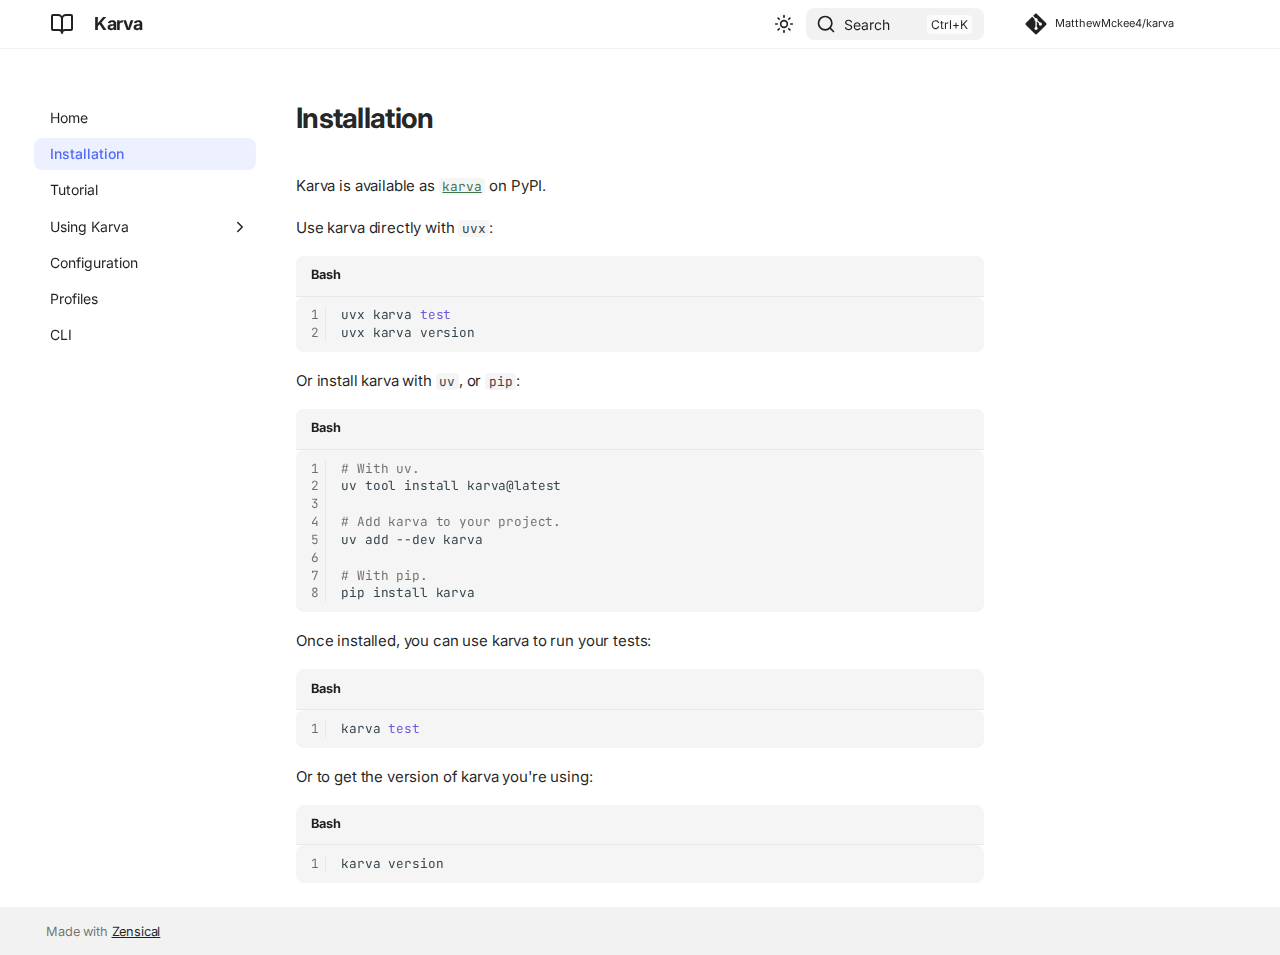
<file: installation/index.html>
<!doctype html>
<html lang="en" class="no-js">
  <head>
    
      <meta charset="utf-8">
      <meta name="viewport" content="width=device-width,initial-scale=1">
      
        <meta name="description" content="A Python test framework, written in Rust">
      
      
        <meta name="author" content="Matthew McKee">
      
      
        <link rel="canonical" href="https://matthewmckee4.github.io/karva/installation/">
      
      
        <link rel="prev" href="..">
      
      
        <link rel="next" href="../tutorial/">
      
      
        
      
      
      <link rel="icon" href="../assets/images/favicon.png">
      <meta name="generator" content="zensical-0.0.10">
    
    
      
        <title>Installation - Karva</title>
      
    
    
      
        
      
      <link rel="stylesheet" href="../assets/stylesheets/modern/main.eafc6f7f.min.css">
      
        
          
        
        <link rel="stylesheet" href="../assets/stylesheets/modern/palette.dfe2e883.min.css">
      
      
  
  
    
  
    
  
    
  
    
  
    
  
    
  
    
  
    
  
    
  
    
  
    
  
    
  
  
  <style>:root{}</style>



    
    
      
    
    
      
        
        
        <link rel="preconnect" href="https://fonts.gstatic.com" crossorigin>
        <link rel="stylesheet" href="https://fonts.googleapis.com/css?family=Inter:300,300i,400,400i,500,500i,700,700i%7CJetBrains+Mono:400,400i,700,700i&display=fallback">
        <style>:root{--md-text-font:"Inter";--md-code-font:"JetBrains Mono"}</style>
      
    
    
      <link rel="stylesheet" href="../stylesheets/extra.css">
    
    <script>__md_scope=new URL("..",location),__md_hash=e=>[...e].reduce(((e,t)=>(e<<5)-e+t.charCodeAt(0)),0),__md_get=(e,t=localStorage,a=__md_scope)=>JSON.parse(t.getItem(a.pathname+"."+e)),__md_set=(e,t,a=localStorage,_=__md_scope)=>{try{a.setItem(_.pathname+"."+e,JSON.stringify(t))}catch(e){}},document.documentElement.setAttribute("data-platform",navigator.platform)</script>
    
      

    
    
  </head>
  
  
    
    
      
    
    
    
    
    <body dir="ltr" data-md-color-scheme="default" data-md-color-primary="custom" data-md-color-accent="indigo">
  
    
    <input class="md-toggle" data-md-toggle="drawer" type="checkbox" id="__drawer" autocomplete="off">
    <input class="md-toggle" data-md-toggle="search" type="checkbox" id="__search" autocomplete="off">
    <label class="md-overlay" for="__drawer"></label>
    <div data-md-component="skip">
      
    </div>
    <div data-md-component="announce">
      
    </div>
    
    
      

  

<header class="md-header md-header--shadow" data-md-component="header">
  <nav class="md-header__inner md-grid" aria-label="Header">
    <a href=".." title="Karva" class="md-header__button md-logo" aria-label="Karva" data-md-component="logo">
      
  
  <svg xmlns="http://www.w3.org/2000/svg" fill="none" stroke="currentColor" stroke-linecap="round" stroke-linejoin="round" stroke-width="2" class="lucide lucide-book-open" viewBox="0 0 24 24"><path d="M12 7v14M3 18a1 1 0 0 1-1-1V4a1 1 0 0 1 1-1h5a4 4 0 0 1 4 4 4 4 0 0 1 4-4h5a1 1 0 0 1 1 1v13a1 1 0 0 1-1 1h-6a3 3 0 0 0-3 3 3 3 0 0 0-3-3z"/></svg>

    </a>
    <label class="md-header__button md-icon" for="__drawer">
      
      <svg xmlns="http://www.w3.org/2000/svg" fill="none" stroke="currentColor" stroke-linecap="round" stroke-linejoin="round" stroke-width="2" class="lucide lucide-menu" viewBox="0 0 24 24"><path d="M4 5h16M4 12h16M4 19h16"/></svg>
    </label>
    <div class="md-header__title" data-md-component="header-title">
      <div class="md-header__ellipsis">
        <div class="md-header__topic">
          <span class="md-ellipsis">
            Karva
          </span>
        </div>
        <div class="md-header__topic" data-md-component="header-topic">
          <span class="md-ellipsis">
            
              Installation
            
          </span>
        </div>
      </div>
    </div>
    
      
        <form class="md-header__option" data-md-component="palette">
  
    
    
    
    <input class="md-option" data-md-color-media="(prefers-color-scheme: light)" data-md-color-scheme="default" data-md-color-primary="custom" data-md-color-accent="indigo"  aria-label="Switch to dark mode"  type="radio" name="__palette" id="__palette_0">
    
      <label class="md-header__button md-icon" title="Switch to dark mode" for="__palette_1" hidden>
        <svg xmlns="http://www.w3.org/2000/svg" fill="none" stroke="currentColor" stroke-linecap="round" stroke-linejoin="round" stroke-width="2" class="lucide lucide-sun" viewBox="0 0 24 24"><circle cx="12" cy="12" r="4"/><path d="M12 2v2M12 20v2M4.93 4.93l1.41 1.41M17.66 17.66l1.41 1.41M2 12h2M20 12h2M6.34 17.66l-1.41 1.41M19.07 4.93l-1.41 1.41"/></svg>
      </label>
    
  
    
    
    
    <input class="md-option" data-md-color-media="(prefers-color-scheme: dark)" data-md-color-scheme="slate" data-md-color-primary="custom" data-md-color-accent="indigo"  aria-label="Switch to light mode"  type="radio" name="__palette" id="__palette_1">
    
      <label class="md-header__button md-icon" title="Switch to light mode" for="__palette_0" hidden>
        <svg xmlns="http://www.w3.org/2000/svg" fill="none" stroke="currentColor" stroke-linecap="round" stroke-linejoin="round" stroke-width="2" class="lucide lucide-moon" viewBox="0 0 24 24"><path d="M20.985 12.486a9 9 0 1 1-9.473-9.472c.405-.022.617.46.402.803a6 6 0 0 0 8.268 8.268c.344-.215.825-.004.803.401"/></svg>
      </label>
    
  
</form>
      
    
    
      <script>var palette=__md_get("__palette");if(palette&&palette.color){if("(prefers-color-scheme)"===palette.color.media){var media=matchMedia("(prefers-color-scheme: light)"),input=document.querySelector(media.matches?"[data-md-color-media='(prefers-color-scheme: light)']":"[data-md-color-media='(prefers-color-scheme: dark)']");palette.color.media=input.getAttribute("data-md-color-media"),palette.color.scheme=input.getAttribute("data-md-color-scheme"),palette.color.primary=input.getAttribute("data-md-color-primary"),palette.color.accent=input.getAttribute("data-md-color-accent")}for(var[key,value]of Object.entries(palette.color))document.body.setAttribute("data-md-color-"+key,value)}</script>
    
    
    
      
      
        <label class="md-header__button md-icon" for="__search">
          
          <svg xmlns="http://www.w3.org/2000/svg" fill="none" stroke="currentColor" stroke-linecap="round" stroke-linejoin="round" stroke-width="2" class="lucide lucide-search" viewBox="0 0 24 24"><path d="m21 21-4.34-4.34"/><circle cx="11" cy="11" r="8"/></svg>
        </label>
        <div class="md-search" data-md-component="search" role="dialog" aria-label="Search">
  <button type="button" class="md-search__button">
    Search
  </button>
</div>
      
    
    <div class="md-header__source">
      
        <a href="https://github.com/MatthewMckee4/karva" title="Go to repository" class="md-source" data-md-component="source">
  <div class="md-source__icon md-icon">
    
    <svg xmlns="http://www.w3.org/2000/svg" viewBox="0 0 448 512"><!--! Font Awesome Free 7.1.0 by @fontawesome - https://fontawesome.com License - https://fontawesome.com/license/free (Icons: CC BY 4.0, Fonts: SIL OFL 1.1, Code: MIT License) Copyright 2025 Fonticons, Inc.--><path fill="currentColor" d="M439.6 236.1 244 40.5c-5.4-5.5-12.8-8.5-20.4-8.5s-15 3-20.4 8.4L162.5 81l51.5 51.5c27.1-9.1 52.7 16.8 43.4 43.7l49.7 49.7c34.2-11.8 61.2 31 35.5 56.7-26.5 26.5-70.2-2.9-56-37.3L240.3 199v121.9c25.3 12.5 22.3 41.8 9.1 55-6.4 6.4-15.2 10.1-24.3 10.1s-17.8-3.6-24.3-10.1c-17.6-17.6-11.1-46.9 11.2-56v-123c-20.8-8.5-24.6-30.7-18.6-45L142.6 101 8.5 235.1C3 240.6 0 247.9 0 255.5s3 15 8.5 20.4l195.6 195.7c5.4 5.4 12.7 8.4 20.4 8.4s15-3 20.4-8.4l194.7-194.7c5.4-5.4 8.4-12.8 8.4-20.4s-3-15-8.4-20.4"/></svg>
  </div>
  <div class="md-source__repository">
    MatthewMckee4/karva
  </div>
</a>
      
    </div>
  </nav>
  
</header>
    
    <div class="md-container" data-md-component="container">
      
      
        
          
        
      
      <main class="md-main" data-md-component="main">
        <div class="md-main__inner md-grid">
          
            
              
              <div class="md-sidebar md-sidebar--primary" data-md-component="sidebar" data-md-type="navigation" >
                <div class="md-sidebar__scrollwrap">
                  <div class="md-sidebar__inner">
                    



<nav class="md-nav md-nav--primary" aria-label="Navigation" data-md-level="0">
  <label class="md-nav__title" for="__drawer">
    <a href=".." title="Karva" class="md-nav__button md-logo" aria-label="Karva" data-md-component="logo">
      
  
  <svg xmlns="http://www.w3.org/2000/svg" fill="none" stroke="currentColor" stroke-linecap="round" stroke-linejoin="round" stroke-width="2" class="lucide lucide-book-open" viewBox="0 0 24 24"><path d="M12 7v14M3 18a1 1 0 0 1-1-1V4a1 1 0 0 1 1-1h5a4 4 0 0 1 4 4 4 4 0 0 1 4-4h5a1 1 0 0 1 1 1v13a1 1 0 0 1-1 1h-6a3 3 0 0 0-3 3 3 3 0 0 0-3-3z"/></svg>

    </a>
    Karva
  </label>
  
    <div class="md-nav__source">
      <a href="https://github.com/MatthewMckee4/karva" title="Go to repository" class="md-source" data-md-component="source">
  <div class="md-source__icon md-icon">
    
    <svg xmlns="http://www.w3.org/2000/svg" viewBox="0 0 448 512"><!--! Font Awesome Free 7.1.0 by @fontawesome - https://fontawesome.com License - https://fontawesome.com/license/free (Icons: CC BY 4.0, Fonts: SIL OFL 1.1, Code: MIT License) Copyright 2025 Fonticons, Inc.--><path fill="currentColor" d="M439.6 236.1 244 40.5c-5.4-5.5-12.8-8.5-20.4-8.5s-15 3-20.4 8.4L162.5 81l51.5 51.5c27.1-9.1 52.7 16.8 43.4 43.7l49.7 49.7c34.2-11.8 61.2 31 35.5 56.7-26.5 26.5-70.2-2.9-56-37.3L240.3 199v121.9c25.3 12.5 22.3 41.8 9.1 55-6.4 6.4-15.2 10.1-24.3 10.1s-17.8-3.6-24.3-10.1c-17.6-17.6-11.1-46.9 11.2-56v-123c-20.8-8.5-24.6-30.7-18.6-45L142.6 101 8.5 235.1C3 240.6 0 247.9 0 255.5s3 15 8.5 20.4l195.6 195.7c5.4 5.4 12.7 8.4 20.4 8.4s15-3 20.4-8.4l194.7-194.7c5.4-5.4 8.4-12.8 8.4-20.4s-3-15-8.4-20.4"/></svg>
  </div>
  <div class="md-source__repository">
    MatthewMckee4/karva
  </div>
</a>
    </div>
  
  <ul class="md-nav__list" data-md-scrollfix>
    
      
      
  
  
  
  
    <li class="md-nav__item">
      <a href=".." class="md-nav__link">
        
  
  
  <span class="md-ellipsis">
    
  
    Home
  

    
  </span>
  
  

      </a>
    </li>
  

    
      
      
  
  
    
  
  
  
    <li class="md-nav__item md-nav__item--active">
      
      <input class="md-nav__toggle md-toggle" type="checkbox" id="__toc">
      
      
      
      <a href="./" class="md-nav__link md-nav__link--active">
        
  
  
  <span class="md-ellipsis">
    
  
    Installation
  

    
  </span>
  
  

      </a>
      
    </li>
  

    
      
      
  
  
  
  
    <li class="md-nav__item">
      <a href="../tutorial/" class="md-nav__link">
        
  
  
  <span class="md-ellipsis">
    
  
    Tutorial
  

    
  </span>
  
  

      </a>
    </li>
  

    
      
      
  
  
  
  
    
    
    
    
    
    <li class="md-nav__item md-nav__item--nested">
      
        
        
        <input class="md-nav__toggle md-toggle " type="checkbox" id="__nav_4" >
        
          
          <label class="md-nav__link" for="__nav_4" id="__nav_4_label" tabindex="0">
            
  
  
  <span class="md-ellipsis">
    
  
    Using Karva
  

    
  </span>
  
  

            <span class="md-nav__icon md-icon"></span>
          </label>
        
        <nav class="md-nav" data-md-level="1" aria-labelledby="__nav_4_label" aria-expanded="false">
          <label class="md-nav__title" for="__nav_4">
            <span class="md-nav__icon md-icon"></span>
            
  
    Using Karva
  

          </label>
          <ul class="md-nav__list" data-md-scrollfix>
            
              
                
  
  
  
  
    <li class="md-nav__item">
      <a href="../usage/snapshots/" class="md-nav__link">
        
  
  
  <span class="md-ellipsis">
    
  
    Snapshots
  

    
  </span>
  
  

      </a>
    </li>
  

              
            
              
                
  
  
  
  
    <li class="md-nav__item">
      <a href="../usage/filtering/" class="md-nav__link">
        
  
  
  <span class="md-ellipsis">
    
  
    Filtering Tests
  

    
  </span>
  
  

      </a>
    </li>
  

              
            
              
                
  
  
  
  
    
    
    
    
    
    <li class="md-nav__item md-nav__item--nested">
      
        
        
        <input class="md-nav__toggle md-toggle " type="checkbox" id="__nav_4_3" >
        
          
          <label class="md-nav__link" for="__nav_4_3" id="__nav_4_3_label" tabindex="0">
            
  
  
  <span class="md-ellipsis">
    
  
    Fixtures
  

    
  </span>
  
  

            <span class="md-nav__icon md-icon"></span>
          </label>
        
        <nav class="md-nav" data-md-level="2" aria-labelledby="__nav_4_3_label" aria-expanded="false">
          <label class="md-nav__title" for="__nav_4_3">
            <span class="md-nav__icon md-icon"></span>
            
  
    Fixtures
  

          </label>
          <ul class="md-nav__list" data-md-scrollfix>
            
              
                
  
  
  
  
    <li class="md-nav__item">
      <a href="../usage/fixtures/fixtures/" class="md-nav__link">
        
  
  
  <span class="md-ellipsis">
    
  
    Fixtures
  

    
  </span>
  
  

      </a>
    </li>
  

              
            
              
                
  
  
  
  
    <li class="md-nav__item">
      <a href="../usage/fixtures/builtin/" class="md-nav__link">
        
  
  
  <span class="md-ellipsis">
    
  
    Built In
  

    
  </span>
  
  

      </a>
    </li>
  

              
            
          </ul>
        </nav>
      
    </li>
  

              
            
              
                
  
  
  
  
    
    
    
    
    
    <li class="md-nav__item md-nav__item--nested">
      
        
        
        <input class="md-nav__toggle md-toggle " type="checkbox" id="__nav_4_4" >
        
          
          <label class="md-nav__link" for="__nav_4_4" id="__nav_4_4_label" tabindex="0">
            
  
  
  <span class="md-ellipsis">
    
  
    Tags
  

    
  </span>
  
  

            <span class="md-nav__icon md-icon"></span>
          </label>
        
        <nav class="md-nav" data-md-level="2" aria-labelledby="__nav_4_4_label" aria-expanded="false">
          <label class="md-nav__title" for="__nav_4_4">
            <span class="md-nav__icon md-icon"></span>
            
  
    Tags
  

          </label>
          <ul class="md-nav__list" data-md-scrollfix>
            
              
                
  
  
  
  
    <li class="md-nav__item">
      <a href="../usage/tags/parametrize/" class="md-nav__link">
        
  
  
  <span class="md-ellipsis">
    
  
    Parametrize
  

    
  </span>
  
  

      </a>
    </li>
  

              
            
              
                
  
  
  
  
    <li class="md-nav__item">
      <a href="../usage/tags/skip/" class="md-nav__link">
        
  
  
  <span class="md-ellipsis">
    
  
    Skip
  

    
  </span>
  
  

      </a>
    </li>
  

              
            
              
                
  
  
  
  
    <li class="md-nav__item">
      <a href="../usage/tags/expect_fail/" class="md-nav__link">
        
  
  
  <span class="md-ellipsis">
    
  
    Expect Fail
  

    
  </span>
  
  

      </a>
    </li>
  

              
            
          </ul>
        </nav>
      
    </li>
  

              
            
              
                
  
  
  
  
    <li class="md-nav__item">
      <a href="../usage/functions/" class="md-nav__link">
        
  
  
  <span class="md-ellipsis">
    
  
    Other Functions
  

    
  </span>
  
  

      </a>
    </li>
  

              
            
          </ul>
        </nav>
      
    </li>
  

    
      
      
  
  
  
  
    <li class="md-nav__item">
      <a href="../configuration/" class="md-nav__link">
        
  
  
  <span class="md-ellipsis">
    
  
    Configuration
  

    
  </span>
  
  

      </a>
    </li>
  

    
      
      
  
  
  
  
    <li class="md-nav__item">
      <a href="../profiles/" class="md-nav__link">
        
  
  
  <span class="md-ellipsis">
    
  
    Profiles
  

    
  </span>
  
  

      </a>
    </li>
  

    
      
      
  
  
  
  
    <li class="md-nav__item">
      <a href="../cli/" class="md-nav__link">
        
  
  
  <span class="md-ellipsis">
    
  
    CLI
  

    
  </span>
  
  

      </a>
    </li>
  

    
  </ul>
</nav>
                  </div>
                </div>
              </div>
            
            
              
              <div class="md-sidebar md-sidebar--secondary" data-md-component="sidebar" data-md-type="toc" >
                <div class="md-sidebar__scrollwrap">
                  <div class="md-sidebar__inner">
                    


<nav class="md-nav md-nav--secondary" aria-label="On this page">
  
  
  
  
</nav>
                  </div>
                </div>
              </div>
            
          
          
            <div class="md-content" data-md-component="content">
              
              <article class="md-content__inner md-typeset">
                
                  

  <h1>Installation</h1>

<p>Karva is available as <a href="https://pypi.org/project/karva/"><code>karva</code></a> on PyPI.</p>
<p>Use karva directly with <code>uvx</code>:</p>
<div class="highlight"><table class="highlighttable"><tr><th colspan="2" class="filename"><span class="filename">Bash</span></th></tr><tr><td class="linenos"><div class="linenodiv"><pre><span></span><span class="normal">1</span>
<span class="normal">2</span></pre></div></td><td class="code"><div><pre><span></span><code>uvx<span class="w"> </span>karva<span class="w"> </span><span class="nb">test</span>
uvx<span class="w"> </span>karva<span class="w"> </span>version
</code></pre></div></td></tr></table></div>
<p>Or install karva with <code>uv</code>, or <code>pip</code>:</p>
<div class="highlight"><table class="highlighttable"><tr><th colspan="2" class="filename"><span class="filename">Bash</span></th></tr><tr><td class="linenos"><div class="linenodiv"><pre><span></span><span class="normal">1</span>
<span class="normal">2</span>
<span class="normal">3</span>
<span class="normal">4</span>
<span class="normal">5</span>
<span class="normal">6</span>
<span class="normal">7</span>
<span class="normal">8</span></pre></div></td><td class="code"><div><pre><span></span><code><span class="c1"># With uv.</span>
uv<span class="w"> </span>tool<span class="w"> </span>install<span class="w"> </span>karva@latest

<span class="c1"># Add karva to your project.</span>
uv<span class="w"> </span>add<span class="w"> </span>--dev<span class="w"> </span>karva

<span class="c1"># With pip.</span>
pip<span class="w"> </span>install<span class="w"> </span>karva
</code></pre></div></td></tr></table></div>
<p>Once installed, you can use karva to run your tests:</p>
<div class="highlight"><table class="highlighttable"><tr><th colspan="2" class="filename"><span class="filename">Bash</span></th></tr><tr><td class="linenos"><div class="linenodiv"><pre><span></span><span class="normal">1</span></pre></div></td><td class="code"><div><pre><span></span><code>karva<span class="w"> </span><span class="nb">test</span>
</code></pre></div></td></tr></table></div>
<p>Or to get the version of karva you're using:</p>
<div class="highlight"><table class="highlighttable"><tr><th colspan="2" class="filename"><span class="filename">Bash</span></th></tr><tr><td class="linenos"><div class="linenodiv"><pre><span></span><span class="normal">1</span></pre></div></td><td class="code"><div><pre><span></span><code>karva<span class="w"> </span>version
</code></pre></div></td></tr></table></div>














                
              </article>
            </div>
          
          
<script>var target=document.getElementById(location.hash.slice(1));target&&target.name&&(target.checked=target.name.startsWith("__tabbed_"))</script>
        </div>
        
      </main>
      
        <footer class="md-footer">
  
  <div class="md-footer-meta md-typeset">
    <div class="md-footer-meta__inner md-grid">
      <div class="md-copyright">
  
  
    Made with
    <a href="https://zensical.org/" target="_blank" rel="noopener">
      Zensical
    </a>
  
</div>
      
    </div>
  </div>
</footer>
      
    </div>
    <div class="md-dialog" data-md-component="dialog">
      <div class="md-dialog__inner md-typeset"></div>
    </div>
    
    
    
      
      
      
      <script id="__config" type="application/json">{"annotate":null,"base":"..","features":["navigation.instant","search.highlight"],"search":"../assets/javascripts/workers/search.5df7522c.min.js","tags":null,"translations":{"clipboard.copied":"Copied to clipboard","clipboard.copy":"Copy to clipboard","search.result.more.one":"1 more on this page","search.result.more.other":"# more on this page","search.result.none":"No matching documents","search.result.one":"1 matching document","search.result.other":"# matching documents","search.result.placeholder":"Type to start searching","search.result.term.missing":"Missing","select.version":"Select version"},"version":null}</script>
    
    
      <script src="../assets/javascripts/bundle.21aa498e.min.js"></script>
      
    
  </body>
</html>
</file>
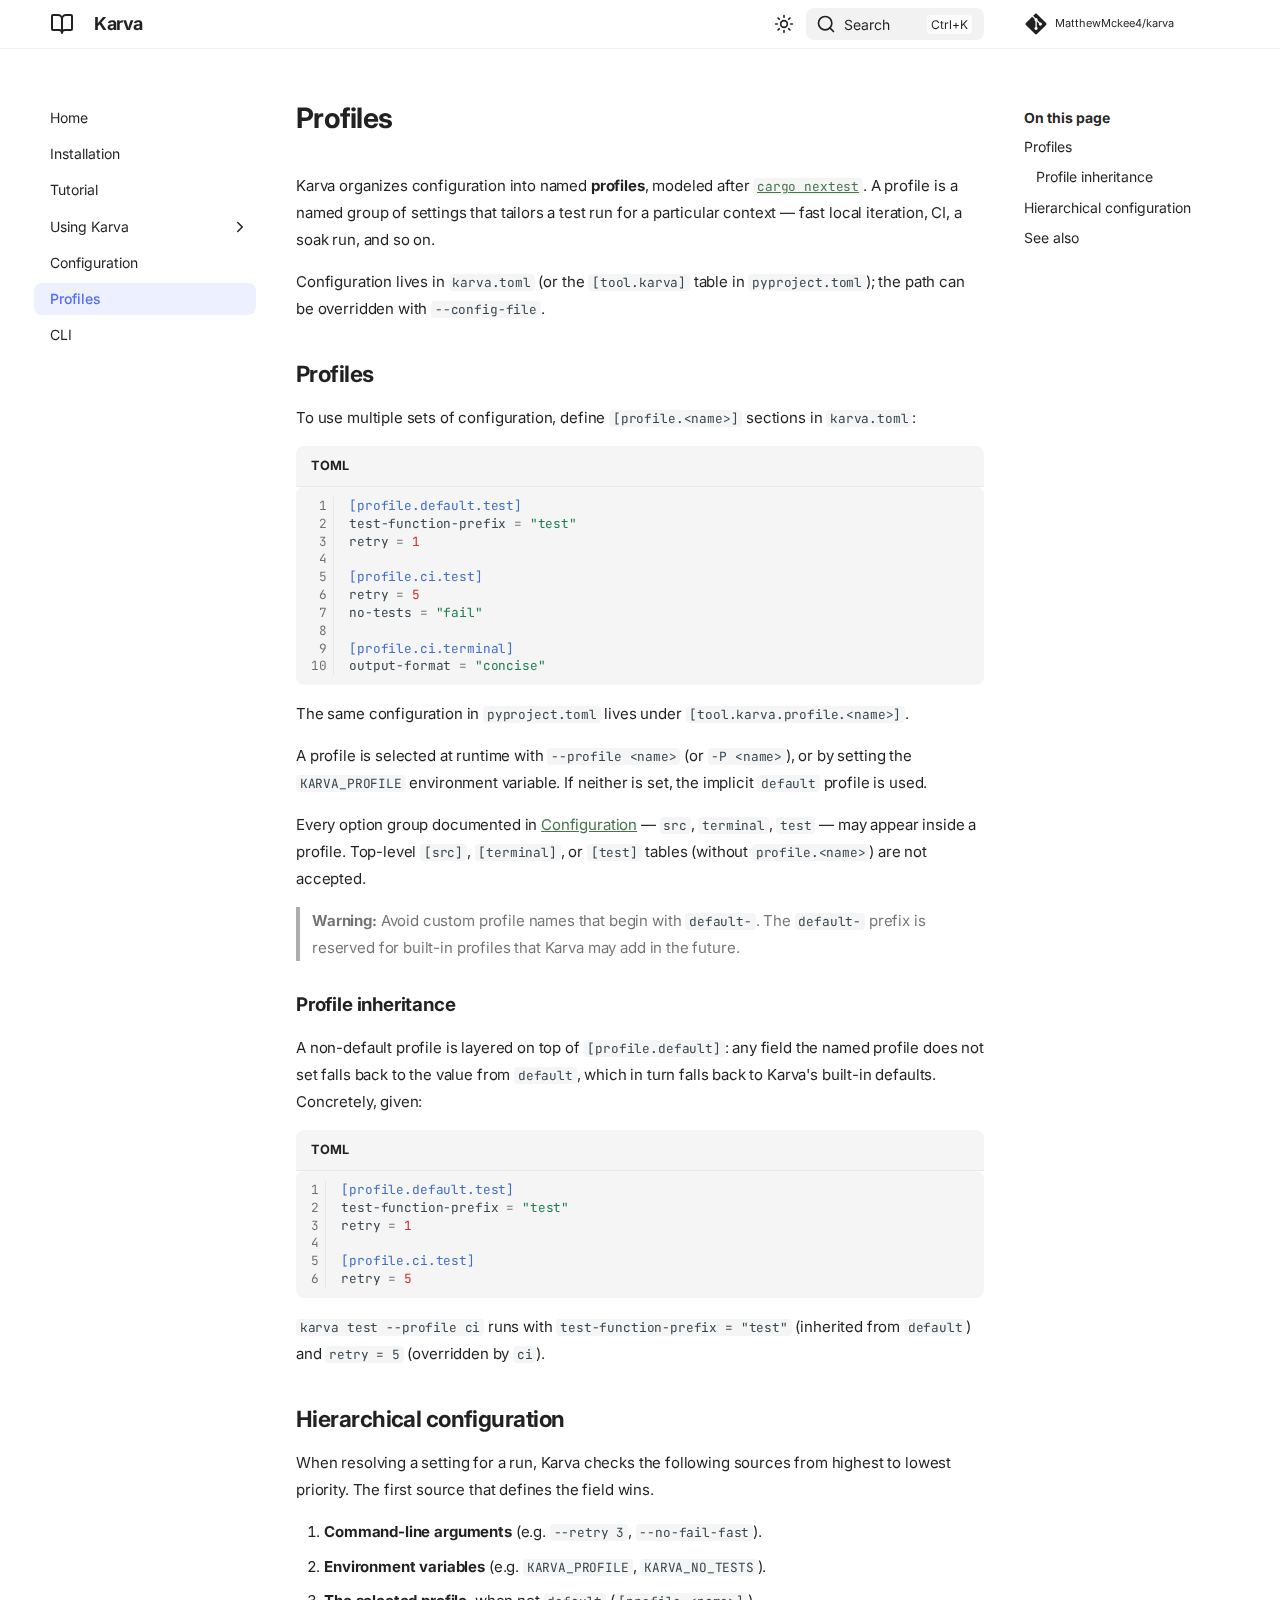
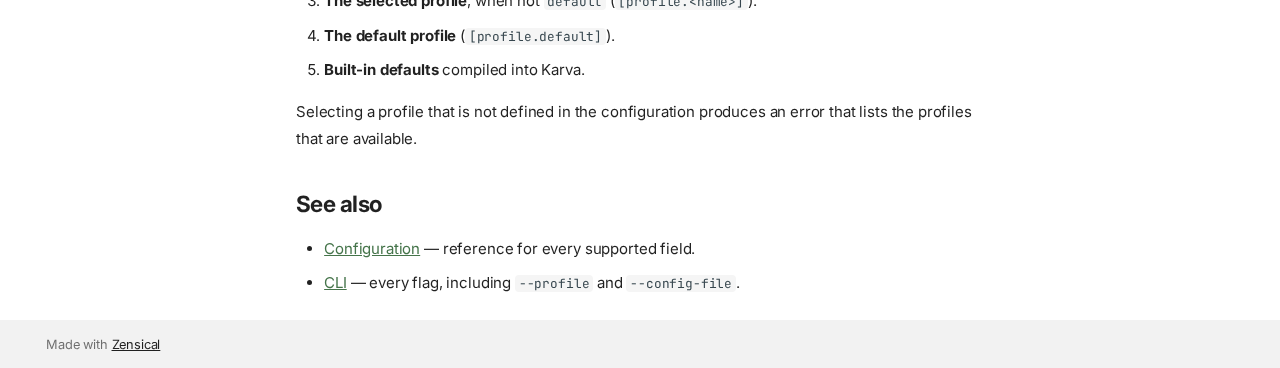
<file: profiles/index.html>
<!doctype html>
<html lang="en" class="no-js">
  <head>
    
      <meta charset="utf-8">
      <meta name="viewport" content="width=device-width,initial-scale=1">
      
        <meta name="description" content="A Python test framework, written in Rust">
      
      
        <meta name="author" content="Matthew McKee">
      
      
        <link rel="canonical" href="https://matthewmckee4.github.io/karva/profiles/">
      
      
        <link rel="prev" href="../configuration/">
      
      
        <link rel="next" href="../cli/">
      
      
        
      
      
      <link rel="icon" href="../assets/images/favicon.png">
      <meta name="generator" content="zensical-0.0.10">
    
    
      
        <title>Profiles - Karva</title>
      
    
    
      
        
      
      <link rel="stylesheet" href="../assets/stylesheets/modern/main.eafc6f7f.min.css">
      
        
          
        
        <link rel="stylesheet" href="../assets/stylesheets/modern/palette.dfe2e883.min.css">
      
      
  
  
    
  
    
  
    
  
    
  
    
  
    
  
    
  
    
  
    
  
    
  
    
  
    
  
  
  <style>:root{}</style>



    
    
      
    
    
      
        
        
        <link rel="preconnect" href="https://fonts.gstatic.com" crossorigin>
        <link rel="stylesheet" href="https://fonts.googleapis.com/css?family=Inter:300,300i,400,400i,500,500i,700,700i%7CJetBrains+Mono:400,400i,700,700i&display=fallback">
        <style>:root{--md-text-font:"Inter";--md-code-font:"JetBrains Mono"}</style>
      
    
    
      <link rel="stylesheet" href="../stylesheets/extra.css">
    
    <script>__md_scope=new URL("..",location),__md_hash=e=>[...e].reduce(((e,t)=>(e<<5)-e+t.charCodeAt(0)),0),__md_get=(e,t=localStorage,a=__md_scope)=>JSON.parse(t.getItem(a.pathname+"."+e)),__md_set=(e,t,a=localStorage,_=__md_scope)=>{try{a.setItem(_.pathname+"."+e,JSON.stringify(t))}catch(e){}},document.documentElement.setAttribute("data-platform",navigator.platform)</script>
    
      

    
    
  </head>
  
  
    
    
      
    
    
    
    
    <body dir="ltr" data-md-color-scheme="default" data-md-color-primary="custom" data-md-color-accent="indigo">
  
    
    <input class="md-toggle" data-md-toggle="drawer" type="checkbox" id="__drawer" autocomplete="off">
    <input class="md-toggle" data-md-toggle="search" type="checkbox" id="__search" autocomplete="off">
    <label class="md-overlay" for="__drawer"></label>
    <div data-md-component="skip">
      
        
        <a href="#profiles" class="md-skip">
          Skip to content
        </a>
      
    </div>
    <div data-md-component="announce">
      
    </div>
    
    
      

  

<header class="md-header md-header--shadow" data-md-component="header">
  <nav class="md-header__inner md-grid" aria-label="Header">
    <a href=".." title="Karva" class="md-header__button md-logo" aria-label="Karva" data-md-component="logo">
      
  
  <svg xmlns="http://www.w3.org/2000/svg" fill="none" stroke="currentColor" stroke-linecap="round" stroke-linejoin="round" stroke-width="2" class="lucide lucide-book-open" viewBox="0 0 24 24"><path d="M12 7v14M3 18a1 1 0 0 1-1-1V4a1 1 0 0 1 1-1h5a4 4 0 0 1 4 4 4 4 0 0 1 4-4h5a1 1 0 0 1 1 1v13a1 1 0 0 1-1 1h-6a3 3 0 0 0-3 3 3 3 0 0 0-3-3z"/></svg>

    </a>
    <label class="md-header__button md-icon" for="__drawer">
      
      <svg xmlns="http://www.w3.org/2000/svg" fill="none" stroke="currentColor" stroke-linecap="round" stroke-linejoin="round" stroke-width="2" class="lucide lucide-menu" viewBox="0 0 24 24"><path d="M4 5h16M4 12h16M4 19h16"/></svg>
    </label>
    <div class="md-header__title" data-md-component="header-title">
      <div class="md-header__ellipsis">
        <div class="md-header__topic">
          <span class="md-ellipsis">
            Karva
          </span>
        </div>
        <div class="md-header__topic" data-md-component="header-topic">
          <span class="md-ellipsis">
            
              Profiles
            
          </span>
        </div>
      </div>
    </div>
    
      
        <form class="md-header__option" data-md-component="palette">
  
    
    
    
    <input class="md-option" data-md-color-media="(prefers-color-scheme: light)" data-md-color-scheme="default" data-md-color-primary="custom" data-md-color-accent="indigo"  aria-label="Switch to dark mode"  type="radio" name="__palette" id="__palette_0">
    
      <label class="md-header__button md-icon" title="Switch to dark mode" for="__palette_1" hidden>
        <svg xmlns="http://www.w3.org/2000/svg" fill="none" stroke="currentColor" stroke-linecap="round" stroke-linejoin="round" stroke-width="2" class="lucide lucide-sun" viewBox="0 0 24 24"><circle cx="12" cy="12" r="4"/><path d="M12 2v2M12 20v2M4.93 4.93l1.41 1.41M17.66 17.66l1.41 1.41M2 12h2M20 12h2M6.34 17.66l-1.41 1.41M19.07 4.93l-1.41 1.41"/></svg>
      </label>
    
  
    
    
    
    <input class="md-option" data-md-color-media="(prefers-color-scheme: dark)" data-md-color-scheme="slate" data-md-color-primary="custom" data-md-color-accent="indigo"  aria-label="Switch to light mode"  type="radio" name="__palette" id="__palette_1">
    
      <label class="md-header__button md-icon" title="Switch to light mode" for="__palette_0" hidden>
        <svg xmlns="http://www.w3.org/2000/svg" fill="none" stroke="currentColor" stroke-linecap="round" stroke-linejoin="round" stroke-width="2" class="lucide lucide-moon" viewBox="0 0 24 24"><path d="M20.985 12.486a9 9 0 1 1-9.473-9.472c.405-.022.617.46.402.803a6 6 0 0 0 8.268 8.268c.344-.215.825-.004.803.401"/></svg>
      </label>
    
  
</form>
      
    
    
      <script>var palette=__md_get("__palette");if(palette&&palette.color){if("(prefers-color-scheme)"===palette.color.media){var media=matchMedia("(prefers-color-scheme: light)"),input=document.querySelector(media.matches?"[data-md-color-media='(prefers-color-scheme: light)']":"[data-md-color-media='(prefers-color-scheme: dark)']");palette.color.media=input.getAttribute("data-md-color-media"),palette.color.scheme=input.getAttribute("data-md-color-scheme"),palette.color.primary=input.getAttribute("data-md-color-primary"),palette.color.accent=input.getAttribute("data-md-color-accent")}for(var[key,value]of Object.entries(palette.color))document.body.setAttribute("data-md-color-"+key,value)}</script>
    
    
    
      
      
        <label class="md-header__button md-icon" for="__search">
          
          <svg xmlns="http://www.w3.org/2000/svg" fill="none" stroke="currentColor" stroke-linecap="round" stroke-linejoin="round" stroke-width="2" class="lucide lucide-search" viewBox="0 0 24 24"><path d="m21 21-4.34-4.34"/><circle cx="11" cy="11" r="8"/></svg>
        </label>
        <div class="md-search" data-md-component="search" role="dialog" aria-label="Search">
  <button type="button" class="md-search__button">
    Search
  </button>
</div>
      
    
    <div class="md-header__source">
      
        <a href="https://github.com/MatthewMckee4/karva" title="Go to repository" class="md-source" data-md-component="source">
  <div class="md-source__icon md-icon">
    
    <svg xmlns="http://www.w3.org/2000/svg" viewBox="0 0 448 512"><!--! Font Awesome Free 7.1.0 by @fontawesome - https://fontawesome.com License - https://fontawesome.com/license/free (Icons: CC BY 4.0, Fonts: SIL OFL 1.1, Code: MIT License) Copyright 2025 Fonticons, Inc.--><path fill="currentColor" d="M439.6 236.1 244 40.5c-5.4-5.5-12.8-8.5-20.4-8.5s-15 3-20.4 8.4L162.5 81l51.5 51.5c27.1-9.1 52.7 16.8 43.4 43.7l49.7 49.7c34.2-11.8 61.2 31 35.5 56.7-26.5 26.5-70.2-2.9-56-37.3L240.3 199v121.9c25.3 12.5 22.3 41.8 9.1 55-6.4 6.4-15.2 10.1-24.3 10.1s-17.8-3.6-24.3-10.1c-17.6-17.6-11.1-46.9 11.2-56v-123c-20.8-8.5-24.6-30.7-18.6-45L142.6 101 8.5 235.1C3 240.6 0 247.9 0 255.5s3 15 8.5 20.4l195.6 195.7c5.4 5.4 12.7 8.4 20.4 8.4s15-3 20.4-8.4l194.7-194.7c5.4-5.4 8.4-12.8 8.4-20.4s-3-15-8.4-20.4"/></svg>
  </div>
  <div class="md-source__repository">
    MatthewMckee4/karva
  </div>
</a>
      
    </div>
  </nav>
  
</header>
    
    <div class="md-container" data-md-component="container">
      
      
        
          
        
      
      <main class="md-main" data-md-component="main">
        <div class="md-main__inner md-grid">
          
            
              
              <div class="md-sidebar md-sidebar--primary" data-md-component="sidebar" data-md-type="navigation" >
                <div class="md-sidebar__scrollwrap">
                  <div class="md-sidebar__inner">
                    



<nav class="md-nav md-nav--primary" aria-label="Navigation" data-md-level="0">
  <label class="md-nav__title" for="__drawer">
    <a href=".." title="Karva" class="md-nav__button md-logo" aria-label="Karva" data-md-component="logo">
      
  
  <svg xmlns="http://www.w3.org/2000/svg" fill="none" stroke="currentColor" stroke-linecap="round" stroke-linejoin="round" stroke-width="2" class="lucide lucide-book-open" viewBox="0 0 24 24"><path d="M12 7v14M3 18a1 1 0 0 1-1-1V4a1 1 0 0 1 1-1h5a4 4 0 0 1 4 4 4 4 0 0 1 4-4h5a1 1 0 0 1 1 1v13a1 1 0 0 1-1 1h-6a3 3 0 0 0-3 3 3 3 0 0 0-3-3z"/></svg>

    </a>
    Karva
  </label>
  
    <div class="md-nav__source">
      <a href="https://github.com/MatthewMckee4/karva" title="Go to repository" class="md-source" data-md-component="source">
  <div class="md-source__icon md-icon">
    
    <svg xmlns="http://www.w3.org/2000/svg" viewBox="0 0 448 512"><!--! Font Awesome Free 7.1.0 by @fontawesome - https://fontawesome.com License - https://fontawesome.com/license/free (Icons: CC BY 4.0, Fonts: SIL OFL 1.1, Code: MIT License) Copyright 2025 Fonticons, Inc.--><path fill="currentColor" d="M439.6 236.1 244 40.5c-5.4-5.5-12.8-8.5-20.4-8.5s-15 3-20.4 8.4L162.5 81l51.5 51.5c27.1-9.1 52.7 16.8 43.4 43.7l49.7 49.7c34.2-11.8 61.2 31 35.5 56.7-26.5 26.5-70.2-2.9-56-37.3L240.3 199v121.9c25.3 12.5 22.3 41.8 9.1 55-6.4 6.4-15.2 10.1-24.3 10.1s-17.8-3.6-24.3-10.1c-17.6-17.6-11.1-46.9 11.2-56v-123c-20.8-8.5-24.6-30.7-18.6-45L142.6 101 8.5 235.1C3 240.6 0 247.9 0 255.5s3 15 8.5 20.4l195.6 195.7c5.4 5.4 12.7 8.4 20.4 8.4s15-3 20.4-8.4l194.7-194.7c5.4-5.4 8.4-12.8 8.4-20.4s-3-15-8.4-20.4"/></svg>
  </div>
  <div class="md-source__repository">
    MatthewMckee4/karva
  </div>
</a>
    </div>
  
  <ul class="md-nav__list" data-md-scrollfix>
    
      
      
  
  
  
  
    <li class="md-nav__item">
      <a href=".." class="md-nav__link">
        
  
  
  <span class="md-ellipsis">
    
  
    Home
  

    
  </span>
  
  

      </a>
    </li>
  

    
      
      
  
  
  
  
    <li class="md-nav__item">
      <a href="../installation/" class="md-nav__link">
        
  
  
  <span class="md-ellipsis">
    
  
    Installation
  

    
  </span>
  
  

      </a>
    </li>
  

    
      
      
  
  
  
  
    <li class="md-nav__item">
      <a href="../tutorial/" class="md-nav__link">
        
  
  
  <span class="md-ellipsis">
    
  
    Tutorial
  

    
  </span>
  
  

      </a>
    </li>
  

    
      
      
  
  
  
  
    
    
    
    
    
    <li class="md-nav__item md-nav__item--nested">
      
        
        
        <input class="md-nav__toggle md-toggle " type="checkbox" id="__nav_4" >
        
          
          <label class="md-nav__link" for="__nav_4" id="__nav_4_label" tabindex="0">
            
  
  
  <span class="md-ellipsis">
    
  
    Using Karva
  

    
  </span>
  
  

            <span class="md-nav__icon md-icon"></span>
          </label>
        
        <nav class="md-nav" data-md-level="1" aria-labelledby="__nav_4_label" aria-expanded="false">
          <label class="md-nav__title" for="__nav_4">
            <span class="md-nav__icon md-icon"></span>
            
  
    Using Karva
  

          </label>
          <ul class="md-nav__list" data-md-scrollfix>
            
              
                
  
  
  
  
    <li class="md-nav__item">
      <a href="../usage/snapshots/" class="md-nav__link">
        
  
  
  <span class="md-ellipsis">
    
  
    Snapshots
  

    
  </span>
  
  

      </a>
    </li>
  

              
            
              
                
  
  
  
  
    <li class="md-nav__item">
      <a href="../usage/filtering/" class="md-nav__link">
        
  
  
  <span class="md-ellipsis">
    
  
    Filtering Tests
  

    
  </span>
  
  

      </a>
    </li>
  

              
            
              
                
  
  
  
  
    
    
    
    
    
    <li class="md-nav__item md-nav__item--nested">
      
        
        
        <input class="md-nav__toggle md-toggle " type="checkbox" id="__nav_4_3" >
        
          
          <label class="md-nav__link" for="__nav_4_3" id="__nav_4_3_label" tabindex="0">
            
  
  
  <span class="md-ellipsis">
    
  
    Fixtures
  

    
  </span>
  
  

            <span class="md-nav__icon md-icon"></span>
          </label>
        
        <nav class="md-nav" data-md-level="2" aria-labelledby="__nav_4_3_label" aria-expanded="false">
          <label class="md-nav__title" for="__nav_4_3">
            <span class="md-nav__icon md-icon"></span>
            
  
    Fixtures
  

          </label>
          <ul class="md-nav__list" data-md-scrollfix>
            
              
                
  
  
  
  
    <li class="md-nav__item">
      <a href="../usage/fixtures/fixtures/" class="md-nav__link">
        
  
  
  <span class="md-ellipsis">
    
  
    Fixtures
  

    
  </span>
  
  

      </a>
    </li>
  

              
            
              
                
  
  
  
  
    <li class="md-nav__item">
      <a href="../usage/fixtures/builtin/" class="md-nav__link">
        
  
  
  <span class="md-ellipsis">
    
  
    Built In
  

    
  </span>
  
  

      </a>
    </li>
  

              
            
          </ul>
        </nav>
      
    </li>
  

              
            
              
                
  
  
  
  
    
    
    
    
    
    <li class="md-nav__item md-nav__item--nested">
      
        
        
        <input class="md-nav__toggle md-toggle " type="checkbox" id="__nav_4_4" >
        
          
          <label class="md-nav__link" for="__nav_4_4" id="__nav_4_4_label" tabindex="0">
            
  
  
  <span class="md-ellipsis">
    
  
    Tags
  

    
  </span>
  
  

            <span class="md-nav__icon md-icon"></span>
          </label>
        
        <nav class="md-nav" data-md-level="2" aria-labelledby="__nav_4_4_label" aria-expanded="false">
          <label class="md-nav__title" for="__nav_4_4">
            <span class="md-nav__icon md-icon"></span>
            
  
    Tags
  

          </label>
          <ul class="md-nav__list" data-md-scrollfix>
            
              
                
  
  
  
  
    <li class="md-nav__item">
      <a href="../usage/tags/parametrize/" class="md-nav__link">
        
  
  
  <span class="md-ellipsis">
    
  
    Parametrize
  

    
  </span>
  
  

      </a>
    </li>
  

              
            
              
                
  
  
  
  
    <li class="md-nav__item">
      <a href="../usage/tags/skip/" class="md-nav__link">
        
  
  
  <span class="md-ellipsis">
    
  
    Skip
  

    
  </span>
  
  

      </a>
    </li>
  

              
            
              
                
  
  
  
  
    <li class="md-nav__item">
      <a href="../usage/tags/expect_fail/" class="md-nav__link">
        
  
  
  <span class="md-ellipsis">
    
  
    Expect Fail
  

    
  </span>
  
  

      </a>
    </li>
  

              
            
          </ul>
        </nav>
      
    </li>
  

              
            
              
                
  
  
  
  
    <li class="md-nav__item">
      <a href="../usage/functions/" class="md-nav__link">
        
  
  
  <span class="md-ellipsis">
    
  
    Other Functions
  

    
  </span>
  
  

      </a>
    </li>
  

              
            
          </ul>
        </nav>
      
    </li>
  

    
      
      
  
  
  
  
    <li class="md-nav__item">
      <a href="../configuration/" class="md-nav__link">
        
  
  
  <span class="md-ellipsis">
    
  
    Configuration
  

    
  </span>
  
  

      </a>
    </li>
  

    
      
      
  
  
    
  
  
  
    <li class="md-nav__item md-nav__item--active">
      
      <input class="md-nav__toggle md-toggle" type="checkbox" id="__toc">
      
      
        
      
      
        <label class="md-nav__link md-nav__link--active" for="__toc">
          
  
  
  <span class="md-ellipsis">
    
  
    Profiles
  

    
  </span>
  
  

          <span class="md-nav__icon md-icon"></span>
        </label>
      
      <a href="./" class="md-nav__link md-nav__link--active">
        
  
  
  <span class="md-ellipsis">
    
  
    Profiles
  

    
  </span>
  
  

      </a>
      
        


<nav class="md-nav md-nav--secondary" aria-label="On this page">
  
  
  
    
  
  
    <label class="md-nav__title" for="__toc">
      <span class="md-nav__icon md-icon"></span>
      On this page
    </label>
    <ul class="md-nav__list" data-md-component="toc" data-md-scrollfix>
      
        <li class="md-nav__item">
  <a href="#profiles_1" class="md-nav__link">
    <span class="md-ellipsis">
      
        Profiles
      
    </span>
  </a>
  
    <nav class="md-nav" aria-label="Profiles">
      <ul class="md-nav__list">
        
          <li class="md-nav__item">
  <a href="#profile-inheritance" class="md-nav__link">
    <span class="md-ellipsis">
      
        Profile inheritance
      
    </span>
  </a>
  
</li>
        
      </ul>
    </nav>
  
</li>
      
        <li class="md-nav__item">
  <a href="#hierarchical-configuration" class="md-nav__link">
    <span class="md-ellipsis">
      
        Hierarchical configuration
      
    </span>
  </a>
  
</li>
      
        <li class="md-nav__item">
  <a href="#see-also" class="md-nav__link">
    <span class="md-ellipsis">
      
        See also
      
    </span>
  </a>
  
</li>
      
    </ul>
  
</nav>
      
    </li>
  

    
      
      
  
  
  
  
    <li class="md-nav__item">
      <a href="../cli/" class="md-nav__link">
        
  
  
  <span class="md-ellipsis">
    
  
    CLI
  

    
  </span>
  
  

      </a>
    </li>
  

    
  </ul>
</nav>
                  </div>
                </div>
              </div>
            
            
              
              <div class="md-sidebar md-sidebar--secondary" data-md-component="sidebar" data-md-type="toc" >
                <div class="md-sidebar__scrollwrap">
                  <div class="md-sidebar__inner">
                    


<nav class="md-nav md-nav--secondary" aria-label="On this page">
  
  
  
    
  
  
    <label class="md-nav__title" for="__toc">
      <span class="md-nav__icon md-icon"></span>
      On this page
    </label>
    <ul class="md-nav__list" data-md-component="toc" data-md-scrollfix>
      
        <li class="md-nav__item">
  <a href="#profiles_1" class="md-nav__link">
    <span class="md-ellipsis">
      
        Profiles
      
    </span>
  </a>
  
    <nav class="md-nav" aria-label="Profiles">
      <ul class="md-nav__list">
        
          <li class="md-nav__item">
  <a href="#profile-inheritance" class="md-nav__link">
    <span class="md-ellipsis">
      
        Profile inheritance
      
    </span>
  </a>
  
</li>
        
      </ul>
    </nav>
  
</li>
      
        <li class="md-nav__item">
  <a href="#hierarchical-configuration" class="md-nav__link">
    <span class="md-ellipsis">
      
        Hierarchical configuration
      
    </span>
  </a>
  
</li>
      
        <li class="md-nav__item">
  <a href="#see-also" class="md-nav__link">
    <span class="md-ellipsis">
      
        See also
      
    </span>
  </a>
  
</li>
      
    </ul>
  
</nav>
                  </div>
                </div>
              </div>
            
          
          
            <div class="md-content" data-md-component="content">
              
              <article class="md-content__inner md-typeset">
                
                  

<h1 id="profiles">Profiles</h1>
<p>Karva organizes configuration into named <strong>profiles</strong>, modeled after
<a href="https://nexte.st/docs/configuration/"><code>cargo nextest</code></a>. A profile is a named
group of settings that tailors a test run for a particular context — fast local
iteration, CI, a soak run, and so on.</p>
<p>Configuration lives in <code>karva.toml</code> (or the <code>[tool.karva]</code> table in
<code>pyproject.toml</code>); the path can be overridden with <code>--config-file</code>.</p>
<h2 id="profiles_1">Profiles</h2>
<p>To use multiple sets of configuration, define <code>[profile.&lt;name&gt;]</code> sections in
<code>karva.toml</code>:</p>
<div class="highlight"><table class="highlighttable"><tr><th colspan="2" class="filename"><span class="filename">TOML</span></th></tr><tr><td class="linenos"><div class="linenodiv"><pre><span></span><span class="normal"> 1</span>
<span class="normal"> 2</span>
<span class="normal"> 3</span>
<span class="normal"> 4</span>
<span class="normal"> 5</span>
<span class="normal"> 6</span>
<span class="normal"> 7</span>
<span class="normal"> 8</span>
<span class="normal"> 9</span>
<span class="normal">10</span></pre></div></td><td class="code"><div><pre><span></span><code><span class="k">[profile.default.test]</span>
<span class="n">test-function-prefix</span><span class="w"> </span><span class="o">=</span><span class="w"> </span><span class="s2">&quot;test&quot;</span>
<span class="n">retry</span><span class="w"> </span><span class="o">=</span><span class="w"> </span><span class="mi">1</span>

<span class="k">[profile.ci.test]</span>
<span class="n">retry</span><span class="w"> </span><span class="o">=</span><span class="w"> </span><span class="mi">5</span>
<span class="n">no-tests</span><span class="w"> </span><span class="o">=</span><span class="w"> </span><span class="s2">&quot;fail&quot;</span>

<span class="k">[profile.ci.terminal]</span>
<span class="n">output-format</span><span class="w"> </span><span class="o">=</span><span class="w"> </span><span class="s2">&quot;concise&quot;</span>
</code></pre></div></td></tr></table></div>
<p>The same configuration in <code>pyproject.toml</code> lives under
<code>[tool.karva.profile.&lt;name&gt;]</code>.</p>
<p>A profile is selected at runtime with <code>--profile &lt;name&gt;</code> (or <code>-P &lt;name&gt;</code>), or
by setting the <code>KARVA_PROFILE</code> environment variable. If neither is set, the
implicit <code>default</code> profile is used.</p>
<p>Every option group documented in <a href="../configuration/">Configuration</a> — <code>src</code>,
<code>terminal</code>, <code>test</code> — may appear inside a profile. Top-level <code>[src]</code>,
<code>[terminal]</code>, or <code>[test]</code> tables (without <code>profile.&lt;name&gt;</code>) are not accepted.</p>
<blockquote>
<p><strong>Warning:</strong> Avoid custom profile names that begin with <code>default-</code>. The
<code>default-</code> prefix is reserved for built-in profiles that Karva may add in
the future.</p>
</blockquote>
<h3 id="profile-inheritance">Profile inheritance</h3>
<p>A non-default profile is layered on top of <code>[profile.default]</code>: any field the
named profile does not set falls back to the value from <code>default</code>, which in
turn falls back to Karva's built-in defaults. Concretely, given:</p>
<div class="highlight"><table class="highlighttable"><tr><th colspan="2" class="filename"><span class="filename">TOML</span></th></tr><tr><td class="linenos"><div class="linenodiv"><pre><span></span><span class="normal">1</span>
<span class="normal">2</span>
<span class="normal">3</span>
<span class="normal">4</span>
<span class="normal">5</span>
<span class="normal">6</span></pre></div></td><td class="code"><div><pre><span></span><code><span class="k">[profile.default.test]</span>
<span class="n">test-function-prefix</span><span class="w"> </span><span class="o">=</span><span class="w"> </span><span class="s2">&quot;test&quot;</span>
<span class="n">retry</span><span class="w"> </span><span class="o">=</span><span class="w"> </span><span class="mi">1</span>

<span class="k">[profile.ci.test]</span>
<span class="n">retry</span><span class="w"> </span><span class="o">=</span><span class="w"> </span><span class="mi">5</span>
</code></pre></div></td></tr></table></div>
<p><code>karva test --profile ci</code> runs with <code>test-function-prefix = "test"</code>
(inherited from <code>default</code>) and <code>retry = 5</code> (overridden by <code>ci</code>).</p>
<h2 id="hierarchical-configuration">Hierarchical configuration</h2>
<p>When resolving a setting for a run, Karva checks the following sources from
highest to lowest priority. The first source that defines the field wins.</p>
<ol>
<li><strong>Command-line arguments</strong> (e.g. <code>--retry 3</code>, <code>--no-fail-fast</code>).</li>
<li><strong>Environment variables</strong> (e.g. <code>KARVA_PROFILE</code>, <code>KARVA_NO_TESTS</code>).</li>
<li><strong>The selected profile</strong>, when not <code>default</code> (<code>[profile.&lt;name&gt;]</code>).</li>
<li><strong>The default profile</strong> (<code>[profile.default]</code>).</li>
<li><strong>Built-in defaults</strong> compiled into Karva.</li>
</ol>
<p>Selecting a profile that is not defined in the configuration produces an
error that lists the profiles that are available.</p>
<h2 id="see-also">See also</h2>
<ul>
<li><a href="../configuration/">Configuration</a> — reference for every supported field.</li>
<li><a href="../cli/">CLI</a> — every flag, including <code>--profile</code> and <code>--config-file</code>.</li>
</ul>














                
              </article>
            </div>
          
          
<script>var target=document.getElementById(location.hash.slice(1));target&&target.name&&(target.checked=target.name.startsWith("__tabbed_"))</script>
        </div>
        
      </main>
      
        <footer class="md-footer">
  
  <div class="md-footer-meta md-typeset">
    <div class="md-footer-meta__inner md-grid">
      <div class="md-copyright">
  
  
    Made with
    <a href="https://zensical.org/" target="_blank" rel="noopener">
      Zensical
    </a>
  
</div>
      
    </div>
  </div>
</footer>
      
    </div>
    <div class="md-dialog" data-md-component="dialog">
      <div class="md-dialog__inner md-typeset"></div>
    </div>
    
    
    
      
      
      
      <script id="__config" type="application/json">{"annotate":null,"base":"..","features":["navigation.instant","search.highlight"],"search":"../assets/javascripts/workers/search.5df7522c.min.js","tags":null,"translations":{"clipboard.copied":"Copied to clipboard","clipboard.copy":"Copy to clipboard","search.result.more.one":"1 more on this page","search.result.more.other":"# more on this page","search.result.none":"No matching documents","search.result.one":"1 matching document","search.result.other":"# matching documents","search.result.placeholder":"Type to start searching","search.result.term.missing":"Missing","select.version":"Select version"},"version":null}</script>
    
    
      <script src="../assets/javascripts/bundle.21aa498e.min.js"></script>
      
    
  </body>
</html>
</file>
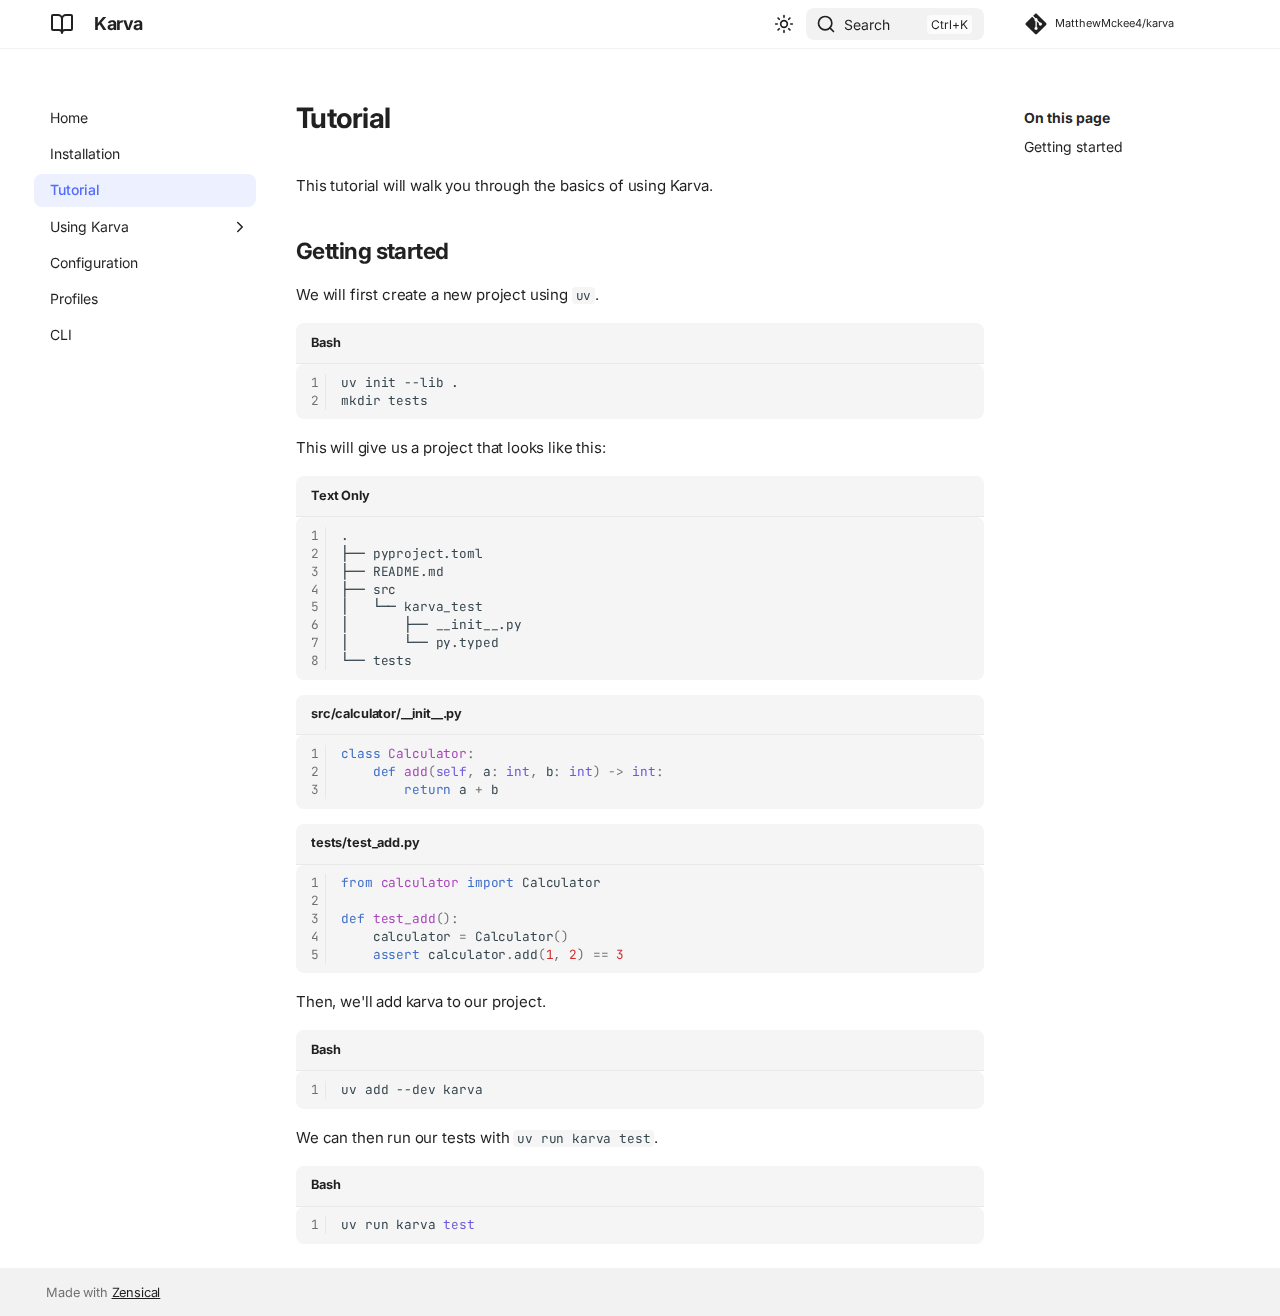
<file: tutorial/index.html>
<!doctype html>
<html lang="en" class="no-js">
  <head>
    
      <meta charset="utf-8">
      <meta name="viewport" content="width=device-width,initial-scale=1">
      
        <meta name="description" content="A Python test framework, written in Rust">
      
      
        <meta name="author" content="Matthew McKee">
      
      
        <link rel="canonical" href="https://matthewmckee4.github.io/karva/tutorial/">
      
      
        <link rel="prev" href="../installation/">
      
      
        <link rel="next" href="../usage/snapshots/">
      
      
        
      
      
      <link rel="icon" href="../assets/images/favicon.png">
      <meta name="generator" content="zensical-0.0.10">
    
    
      
        <title>Tutorial - Karva</title>
      
    
    
      
        
      
      <link rel="stylesheet" href="../assets/stylesheets/modern/main.eafc6f7f.min.css">
      
        
          
        
        <link rel="stylesheet" href="../assets/stylesheets/modern/palette.dfe2e883.min.css">
      
      
  
  
    
  
    
  
    
  
    
  
    
  
    
  
    
  
    
  
    
  
    
  
    
  
    
  
  
  <style>:root{}</style>



    
    
      
    
    
      
        
        
        <link rel="preconnect" href="https://fonts.gstatic.com" crossorigin>
        <link rel="stylesheet" href="https://fonts.googleapis.com/css?family=Inter:300,300i,400,400i,500,500i,700,700i%7CJetBrains+Mono:400,400i,700,700i&display=fallback">
        <style>:root{--md-text-font:"Inter";--md-code-font:"JetBrains Mono"}</style>
      
    
    
      <link rel="stylesheet" href="../stylesheets/extra.css">
    
    <script>__md_scope=new URL("..",location),__md_hash=e=>[...e].reduce(((e,t)=>(e<<5)-e+t.charCodeAt(0)),0),__md_get=(e,t=localStorage,a=__md_scope)=>JSON.parse(t.getItem(a.pathname+"."+e)),__md_set=(e,t,a=localStorage,_=__md_scope)=>{try{a.setItem(_.pathname+"."+e,JSON.stringify(t))}catch(e){}},document.documentElement.setAttribute("data-platform",navigator.platform)</script>
    
      

    
    
  </head>
  
  
    
    
      
    
    
    
    
    <body dir="ltr" data-md-color-scheme="default" data-md-color-primary="custom" data-md-color-accent="indigo">
  
    
    <input class="md-toggle" data-md-toggle="drawer" type="checkbox" id="__drawer" autocomplete="off">
    <input class="md-toggle" data-md-toggle="search" type="checkbox" id="__search" autocomplete="off">
    <label class="md-overlay" for="__drawer"></label>
    <div data-md-component="skip">
      
        
        <a href="#getting-started" class="md-skip">
          Skip to content
        </a>
      
    </div>
    <div data-md-component="announce">
      
    </div>
    
    
      

  

<header class="md-header md-header--shadow" data-md-component="header">
  <nav class="md-header__inner md-grid" aria-label="Header">
    <a href=".." title="Karva" class="md-header__button md-logo" aria-label="Karva" data-md-component="logo">
      
  
  <svg xmlns="http://www.w3.org/2000/svg" fill="none" stroke="currentColor" stroke-linecap="round" stroke-linejoin="round" stroke-width="2" class="lucide lucide-book-open" viewBox="0 0 24 24"><path d="M12 7v14M3 18a1 1 0 0 1-1-1V4a1 1 0 0 1 1-1h5a4 4 0 0 1 4 4 4 4 0 0 1 4-4h5a1 1 0 0 1 1 1v13a1 1 0 0 1-1 1h-6a3 3 0 0 0-3 3 3 3 0 0 0-3-3z"/></svg>

    </a>
    <label class="md-header__button md-icon" for="__drawer">
      
      <svg xmlns="http://www.w3.org/2000/svg" fill="none" stroke="currentColor" stroke-linecap="round" stroke-linejoin="round" stroke-width="2" class="lucide lucide-menu" viewBox="0 0 24 24"><path d="M4 5h16M4 12h16M4 19h16"/></svg>
    </label>
    <div class="md-header__title" data-md-component="header-title">
      <div class="md-header__ellipsis">
        <div class="md-header__topic">
          <span class="md-ellipsis">
            Karva
          </span>
        </div>
        <div class="md-header__topic" data-md-component="header-topic">
          <span class="md-ellipsis">
            
              Tutorial
            
          </span>
        </div>
      </div>
    </div>
    
      
        <form class="md-header__option" data-md-component="palette">
  
    
    
    
    <input class="md-option" data-md-color-media="(prefers-color-scheme: light)" data-md-color-scheme="default" data-md-color-primary="custom" data-md-color-accent="indigo"  aria-label="Switch to dark mode"  type="radio" name="__palette" id="__palette_0">
    
      <label class="md-header__button md-icon" title="Switch to dark mode" for="__palette_1" hidden>
        <svg xmlns="http://www.w3.org/2000/svg" fill="none" stroke="currentColor" stroke-linecap="round" stroke-linejoin="round" stroke-width="2" class="lucide lucide-sun" viewBox="0 0 24 24"><circle cx="12" cy="12" r="4"/><path d="M12 2v2M12 20v2M4.93 4.93l1.41 1.41M17.66 17.66l1.41 1.41M2 12h2M20 12h2M6.34 17.66l-1.41 1.41M19.07 4.93l-1.41 1.41"/></svg>
      </label>
    
  
    
    
    
    <input class="md-option" data-md-color-media="(prefers-color-scheme: dark)" data-md-color-scheme="slate" data-md-color-primary="custom" data-md-color-accent="indigo"  aria-label="Switch to light mode"  type="radio" name="__palette" id="__palette_1">
    
      <label class="md-header__button md-icon" title="Switch to light mode" for="__palette_0" hidden>
        <svg xmlns="http://www.w3.org/2000/svg" fill="none" stroke="currentColor" stroke-linecap="round" stroke-linejoin="round" stroke-width="2" class="lucide lucide-moon" viewBox="0 0 24 24"><path d="M20.985 12.486a9 9 0 1 1-9.473-9.472c.405-.022.617.46.402.803a6 6 0 0 0 8.268 8.268c.344-.215.825-.004.803.401"/></svg>
      </label>
    
  
</form>
      
    
    
      <script>var palette=__md_get("__palette");if(palette&&palette.color){if("(prefers-color-scheme)"===palette.color.media){var media=matchMedia("(prefers-color-scheme: light)"),input=document.querySelector(media.matches?"[data-md-color-media='(prefers-color-scheme: light)']":"[data-md-color-media='(prefers-color-scheme: dark)']");palette.color.media=input.getAttribute("data-md-color-media"),palette.color.scheme=input.getAttribute("data-md-color-scheme"),palette.color.primary=input.getAttribute("data-md-color-primary"),palette.color.accent=input.getAttribute("data-md-color-accent")}for(var[key,value]of Object.entries(palette.color))document.body.setAttribute("data-md-color-"+key,value)}</script>
    
    
    
      
      
        <label class="md-header__button md-icon" for="__search">
          
          <svg xmlns="http://www.w3.org/2000/svg" fill="none" stroke="currentColor" stroke-linecap="round" stroke-linejoin="round" stroke-width="2" class="lucide lucide-search" viewBox="0 0 24 24"><path d="m21 21-4.34-4.34"/><circle cx="11" cy="11" r="8"/></svg>
        </label>
        <div class="md-search" data-md-component="search" role="dialog" aria-label="Search">
  <button type="button" class="md-search__button">
    Search
  </button>
</div>
      
    
    <div class="md-header__source">
      
        <a href="https://github.com/MatthewMckee4/karva" title="Go to repository" class="md-source" data-md-component="source">
  <div class="md-source__icon md-icon">
    
    <svg xmlns="http://www.w3.org/2000/svg" viewBox="0 0 448 512"><!--! Font Awesome Free 7.1.0 by @fontawesome - https://fontawesome.com License - https://fontawesome.com/license/free (Icons: CC BY 4.0, Fonts: SIL OFL 1.1, Code: MIT License) Copyright 2025 Fonticons, Inc.--><path fill="currentColor" d="M439.6 236.1 244 40.5c-5.4-5.5-12.8-8.5-20.4-8.5s-15 3-20.4 8.4L162.5 81l51.5 51.5c27.1-9.1 52.7 16.8 43.4 43.7l49.7 49.7c34.2-11.8 61.2 31 35.5 56.7-26.5 26.5-70.2-2.9-56-37.3L240.3 199v121.9c25.3 12.5 22.3 41.8 9.1 55-6.4 6.4-15.2 10.1-24.3 10.1s-17.8-3.6-24.3-10.1c-17.6-17.6-11.1-46.9 11.2-56v-123c-20.8-8.5-24.6-30.7-18.6-45L142.6 101 8.5 235.1C3 240.6 0 247.9 0 255.5s3 15 8.5 20.4l195.6 195.7c5.4 5.4 12.7 8.4 20.4 8.4s15-3 20.4-8.4l194.7-194.7c5.4-5.4 8.4-12.8 8.4-20.4s-3-15-8.4-20.4"/></svg>
  </div>
  <div class="md-source__repository">
    MatthewMckee4/karva
  </div>
</a>
      
    </div>
  </nav>
  
</header>
    
    <div class="md-container" data-md-component="container">
      
      
        
          
        
      
      <main class="md-main" data-md-component="main">
        <div class="md-main__inner md-grid">
          
            
              
              <div class="md-sidebar md-sidebar--primary" data-md-component="sidebar" data-md-type="navigation" >
                <div class="md-sidebar__scrollwrap">
                  <div class="md-sidebar__inner">
                    



<nav class="md-nav md-nav--primary" aria-label="Navigation" data-md-level="0">
  <label class="md-nav__title" for="__drawer">
    <a href=".." title="Karva" class="md-nav__button md-logo" aria-label="Karva" data-md-component="logo">
      
  
  <svg xmlns="http://www.w3.org/2000/svg" fill="none" stroke="currentColor" stroke-linecap="round" stroke-linejoin="round" stroke-width="2" class="lucide lucide-book-open" viewBox="0 0 24 24"><path d="M12 7v14M3 18a1 1 0 0 1-1-1V4a1 1 0 0 1 1-1h5a4 4 0 0 1 4 4 4 4 0 0 1 4-4h5a1 1 0 0 1 1 1v13a1 1 0 0 1-1 1h-6a3 3 0 0 0-3 3 3 3 0 0 0-3-3z"/></svg>

    </a>
    Karva
  </label>
  
    <div class="md-nav__source">
      <a href="https://github.com/MatthewMckee4/karva" title="Go to repository" class="md-source" data-md-component="source">
  <div class="md-source__icon md-icon">
    
    <svg xmlns="http://www.w3.org/2000/svg" viewBox="0 0 448 512"><!--! Font Awesome Free 7.1.0 by @fontawesome - https://fontawesome.com License - https://fontawesome.com/license/free (Icons: CC BY 4.0, Fonts: SIL OFL 1.1, Code: MIT License) Copyright 2025 Fonticons, Inc.--><path fill="currentColor" d="M439.6 236.1 244 40.5c-5.4-5.5-12.8-8.5-20.4-8.5s-15 3-20.4 8.4L162.5 81l51.5 51.5c27.1-9.1 52.7 16.8 43.4 43.7l49.7 49.7c34.2-11.8 61.2 31 35.5 56.7-26.5 26.5-70.2-2.9-56-37.3L240.3 199v121.9c25.3 12.5 22.3 41.8 9.1 55-6.4 6.4-15.2 10.1-24.3 10.1s-17.8-3.6-24.3-10.1c-17.6-17.6-11.1-46.9 11.2-56v-123c-20.8-8.5-24.6-30.7-18.6-45L142.6 101 8.5 235.1C3 240.6 0 247.9 0 255.5s3 15 8.5 20.4l195.6 195.7c5.4 5.4 12.7 8.4 20.4 8.4s15-3 20.4-8.4l194.7-194.7c5.4-5.4 8.4-12.8 8.4-20.4s-3-15-8.4-20.4"/></svg>
  </div>
  <div class="md-source__repository">
    MatthewMckee4/karva
  </div>
</a>
    </div>
  
  <ul class="md-nav__list" data-md-scrollfix>
    
      
      
  
  
  
  
    <li class="md-nav__item">
      <a href=".." class="md-nav__link">
        
  
  
  <span class="md-ellipsis">
    
  
    Home
  

    
  </span>
  
  

      </a>
    </li>
  

    
      
      
  
  
  
  
    <li class="md-nav__item">
      <a href="../installation/" class="md-nav__link">
        
  
  
  <span class="md-ellipsis">
    
  
    Installation
  

    
  </span>
  
  

      </a>
    </li>
  

    
      
      
  
  
    
  
  
  
    <li class="md-nav__item md-nav__item--active">
      
      <input class="md-nav__toggle md-toggle" type="checkbox" id="__toc">
      
      
      
        <label class="md-nav__link md-nav__link--active" for="__toc">
          
  
  
  <span class="md-ellipsis">
    
  
    Tutorial
  

    
  </span>
  
  

          <span class="md-nav__icon md-icon"></span>
        </label>
      
      <a href="./" class="md-nav__link md-nav__link--active">
        
  
  
  <span class="md-ellipsis">
    
  
    Tutorial
  

    
  </span>
  
  

      </a>
      
        


<nav class="md-nav md-nav--secondary" aria-label="On this page">
  
  
  
  
    <label class="md-nav__title" for="__toc">
      <span class="md-nav__icon md-icon"></span>
      On this page
    </label>
    <ul class="md-nav__list" data-md-component="toc" data-md-scrollfix>
      
        <li class="md-nav__item">
  <a href="#getting-started" class="md-nav__link">
    <span class="md-ellipsis">
      
        Getting started
      
    </span>
  </a>
  
</li>
      
    </ul>
  
</nav>
      
    </li>
  

    
      
      
  
  
  
  
    
    
    
    
    
    <li class="md-nav__item md-nav__item--nested">
      
        
        
        <input class="md-nav__toggle md-toggle " type="checkbox" id="__nav_4" >
        
          
          <label class="md-nav__link" for="__nav_4" id="__nav_4_label" tabindex="0">
            
  
  
  <span class="md-ellipsis">
    
  
    Using Karva
  

    
  </span>
  
  

            <span class="md-nav__icon md-icon"></span>
          </label>
        
        <nav class="md-nav" data-md-level="1" aria-labelledby="__nav_4_label" aria-expanded="false">
          <label class="md-nav__title" for="__nav_4">
            <span class="md-nav__icon md-icon"></span>
            
  
    Using Karva
  

          </label>
          <ul class="md-nav__list" data-md-scrollfix>
            
              
                
  
  
  
  
    <li class="md-nav__item">
      <a href="../usage/snapshots/" class="md-nav__link">
        
  
  
  <span class="md-ellipsis">
    
  
    Snapshots
  

    
  </span>
  
  

      </a>
    </li>
  

              
            
              
                
  
  
  
  
    <li class="md-nav__item">
      <a href="../usage/filtering/" class="md-nav__link">
        
  
  
  <span class="md-ellipsis">
    
  
    Filtering Tests
  

    
  </span>
  
  

      </a>
    </li>
  

              
            
              
                
  
  
  
  
    
    
    
    
    
    <li class="md-nav__item md-nav__item--nested">
      
        
        
        <input class="md-nav__toggle md-toggle " type="checkbox" id="__nav_4_3" >
        
          
          <label class="md-nav__link" for="__nav_4_3" id="__nav_4_3_label" tabindex="0">
            
  
  
  <span class="md-ellipsis">
    
  
    Fixtures
  

    
  </span>
  
  

            <span class="md-nav__icon md-icon"></span>
          </label>
        
        <nav class="md-nav" data-md-level="2" aria-labelledby="__nav_4_3_label" aria-expanded="false">
          <label class="md-nav__title" for="__nav_4_3">
            <span class="md-nav__icon md-icon"></span>
            
  
    Fixtures
  

          </label>
          <ul class="md-nav__list" data-md-scrollfix>
            
              
                
  
  
  
  
    <li class="md-nav__item">
      <a href="../usage/fixtures/fixtures/" class="md-nav__link">
        
  
  
  <span class="md-ellipsis">
    
  
    Fixtures
  

    
  </span>
  
  

      </a>
    </li>
  

              
            
              
                
  
  
  
  
    <li class="md-nav__item">
      <a href="../usage/fixtures/builtin/" class="md-nav__link">
        
  
  
  <span class="md-ellipsis">
    
  
    Built In
  

    
  </span>
  
  

      </a>
    </li>
  

              
            
          </ul>
        </nav>
      
    </li>
  

              
            
              
                
  
  
  
  
    
    
    
    
    
    <li class="md-nav__item md-nav__item--nested">
      
        
        
        <input class="md-nav__toggle md-toggle " type="checkbox" id="__nav_4_4" >
        
          
          <label class="md-nav__link" for="__nav_4_4" id="__nav_4_4_label" tabindex="0">
            
  
  
  <span class="md-ellipsis">
    
  
    Tags
  

    
  </span>
  
  

            <span class="md-nav__icon md-icon"></span>
          </label>
        
        <nav class="md-nav" data-md-level="2" aria-labelledby="__nav_4_4_label" aria-expanded="false">
          <label class="md-nav__title" for="__nav_4_4">
            <span class="md-nav__icon md-icon"></span>
            
  
    Tags
  

          </label>
          <ul class="md-nav__list" data-md-scrollfix>
            
              
                
  
  
  
  
    <li class="md-nav__item">
      <a href="../usage/tags/parametrize/" class="md-nav__link">
        
  
  
  <span class="md-ellipsis">
    
  
    Parametrize
  

    
  </span>
  
  

      </a>
    </li>
  

              
            
              
                
  
  
  
  
    <li class="md-nav__item">
      <a href="../usage/tags/skip/" class="md-nav__link">
        
  
  
  <span class="md-ellipsis">
    
  
    Skip
  

    
  </span>
  
  

      </a>
    </li>
  

              
            
              
                
  
  
  
  
    <li class="md-nav__item">
      <a href="../usage/tags/expect_fail/" class="md-nav__link">
        
  
  
  <span class="md-ellipsis">
    
  
    Expect Fail
  

    
  </span>
  
  

      </a>
    </li>
  

              
            
          </ul>
        </nav>
      
    </li>
  

              
            
              
                
  
  
  
  
    <li class="md-nav__item">
      <a href="../usage/functions/" class="md-nav__link">
        
  
  
  <span class="md-ellipsis">
    
  
    Other Functions
  

    
  </span>
  
  

      </a>
    </li>
  

              
            
          </ul>
        </nav>
      
    </li>
  

    
      
      
  
  
  
  
    <li class="md-nav__item">
      <a href="../configuration/" class="md-nav__link">
        
  
  
  <span class="md-ellipsis">
    
  
    Configuration
  

    
  </span>
  
  

      </a>
    </li>
  

    
      
      
  
  
  
  
    <li class="md-nav__item">
      <a href="../profiles/" class="md-nav__link">
        
  
  
  <span class="md-ellipsis">
    
  
    Profiles
  

    
  </span>
  
  

      </a>
    </li>
  

    
      
      
  
  
  
  
    <li class="md-nav__item">
      <a href="../cli/" class="md-nav__link">
        
  
  
  <span class="md-ellipsis">
    
  
    CLI
  

    
  </span>
  
  

      </a>
    </li>
  

    
  </ul>
</nav>
                  </div>
                </div>
              </div>
            
            
              
              <div class="md-sidebar md-sidebar--secondary" data-md-component="sidebar" data-md-type="toc" >
                <div class="md-sidebar__scrollwrap">
                  <div class="md-sidebar__inner">
                    


<nav class="md-nav md-nav--secondary" aria-label="On this page">
  
  
  
  
    <label class="md-nav__title" for="__toc">
      <span class="md-nav__icon md-icon"></span>
      On this page
    </label>
    <ul class="md-nav__list" data-md-component="toc" data-md-scrollfix>
      
        <li class="md-nav__item">
  <a href="#getting-started" class="md-nav__link">
    <span class="md-ellipsis">
      
        Getting started
      
    </span>
  </a>
  
</li>
      
    </ul>
  
</nav>
                  </div>
                </div>
              </div>
            
          
          
            <div class="md-content" data-md-component="content">
              
              <article class="md-content__inner md-typeset">
                
                  

  <h1>Tutorial</h1>

<p>This tutorial will walk you through the basics of using Karva.</p>
<h2 id="getting-started">Getting started</h2>
<p>We will first create a new project using <code>uv</code>.</p>
<div class="highlight"><table class="highlighttable"><tr><th colspan="2" class="filename"><span class="filename">Bash</span></th></tr><tr><td class="linenos"><div class="linenodiv"><pre><span></span><span class="normal">1</span>
<span class="normal">2</span></pre></div></td><td class="code"><div><pre><span></span><code>uv<span class="w"> </span>init<span class="w"> </span>--lib<span class="w"> </span>.
mkdir<span class="w"> </span>tests
</code></pre></div></td></tr></table></div>
<p>This will give us a project that looks like this:</p>
<div class="highlight"><table class="highlighttable"><tr><th colspan="2" class="filename"><span class="filename">Text Only</span></th></tr><tr><td class="linenos"><div class="linenodiv"><pre><span></span><span class="normal">1</span>
<span class="normal">2</span>
<span class="normal">3</span>
<span class="normal">4</span>
<span class="normal">5</span>
<span class="normal">6</span>
<span class="normal">7</span>
<span class="normal">8</span></pre></div></td><td class="code"><div><pre><span></span><code>.
├── pyproject.toml
├── README.md
├── src
│   └── karva_test
│       ├── __init__.py
│       └── py.typed
└── tests
</code></pre></div></td></tr></table></div>
<div class="highlight"><table class="highlighttable"><tr><th colspan="2" class="filename"><span class="filename">src/calculator/__init__.py</span></th></tr><tr><td class="linenos"><div class="linenodiv"><pre><span></span><span class="normal">1</span>
<span class="normal">2</span>
<span class="normal">3</span></pre></div></td><td class="code"><div><pre><span></span><code><span class="k">class</span><span class="w"> </span><span class="nc">Calculator</span><span class="p">:</span>
    <span class="k">def</span><span class="w"> </span><span class="nf">add</span><span class="p">(</span><span class="bp">self</span><span class="p">,</span> <span class="n">a</span><span class="p">:</span> <span class="nb">int</span><span class="p">,</span> <span class="n">b</span><span class="p">:</span> <span class="nb">int</span><span class="p">)</span> <span class="o">-&gt;</span> <span class="nb">int</span><span class="p">:</span>
        <span class="k">return</span> <span class="n">a</span> <span class="o">+</span> <span class="n">b</span>
</code></pre></div></td></tr></table></div>
<div class="highlight"><table class="highlighttable"><tr><th colspan="2" class="filename"><span class="filename">tests/test_add.py</span></th></tr><tr><td class="linenos"><div class="linenodiv"><pre><span></span><span class="normal">1</span>
<span class="normal">2</span>
<span class="normal">3</span>
<span class="normal">4</span>
<span class="normal">5</span></pre></div></td><td class="code"><div><pre><span></span><code><span class="kn">from</span><span class="w"> </span><span class="nn">calculator</span><span class="w"> </span><span class="kn">import</span> <span class="n">Calculator</span>

<span class="k">def</span><span class="w"> </span><span class="nf">test_add</span><span class="p">():</span>
    <span class="n">calculator</span> <span class="o">=</span> <span class="n">Calculator</span><span class="p">()</span>
    <span class="k">assert</span> <span class="n">calculator</span><span class="o">.</span><span class="n">add</span><span class="p">(</span><span class="mi">1</span><span class="p">,</span> <span class="mi">2</span><span class="p">)</span> <span class="o">==</span> <span class="mi">3</span>
</code></pre></div></td></tr></table></div>
<p>Then, we'll add karva to our project.</p>
<div class="highlight"><table class="highlighttable"><tr><th colspan="2" class="filename"><span class="filename">Bash</span></th></tr><tr><td class="linenos"><div class="linenodiv"><pre><span></span><span class="normal">1</span></pre></div></td><td class="code"><div><pre><span></span><code>uv<span class="w"> </span>add<span class="w"> </span>--dev<span class="w"> </span>karva
</code></pre></div></td></tr></table></div>
<p>We can then run our tests with <code>uv run karva test</code>.</p>
<div class="highlight"><table class="highlighttable"><tr><th colspan="2" class="filename"><span class="filename">Bash</span></th></tr><tr><td class="linenos"><div class="linenodiv"><pre><span></span><span class="normal">1</span></pre></div></td><td class="code"><div><pre><span></span><code>uv<span class="w"> </span>run<span class="w"> </span>karva<span class="w"> </span><span class="nb">test</span>
</code></pre></div></td></tr></table></div>














                
              </article>
            </div>
          
          
<script>var target=document.getElementById(location.hash.slice(1));target&&target.name&&(target.checked=target.name.startsWith("__tabbed_"))</script>
        </div>
        
      </main>
      
        <footer class="md-footer">
  
  <div class="md-footer-meta md-typeset">
    <div class="md-footer-meta__inner md-grid">
      <div class="md-copyright">
  
  
    Made with
    <a href="https://zensical.org/" target="_blank" rel="noopener">
      Zensical
    </a>
  
</div>
      
    </div>
  </div>
</footer>
      
    </div>
    <div class="md-dialog" data-md-component="dialog">
      <div class="md-dialog__inner md-typeset"></div>
    </div>
    
    
    
      
      
      
      <script id="__config" type="application/json">{"annotate":null,"base":"..","features":["navigation.instant","search.highlight"],"search":"../assets/javascripts/workers/search.5df7522c.min.js","tags":null,"translations":{"clipboard.copied":"Copied to clipboard","clipboard.copy":"Copy to clipboard","search.result.more.one":"1 more on this page","search.result.more.other":"# more on this page","search.result.none":"No matching documents","search.result.one":"1 matching document","search.result.other":"# matching documents","search.result.placeholder":"Type to start searching","search.result.term.missing":"Missing","select.version":"Select version"},"version":null}</script>
    
    
      <script src="../assets/javascripts/bundle.21aa498e.min.js"></script>
      
    
  </body>
</html>
</file>
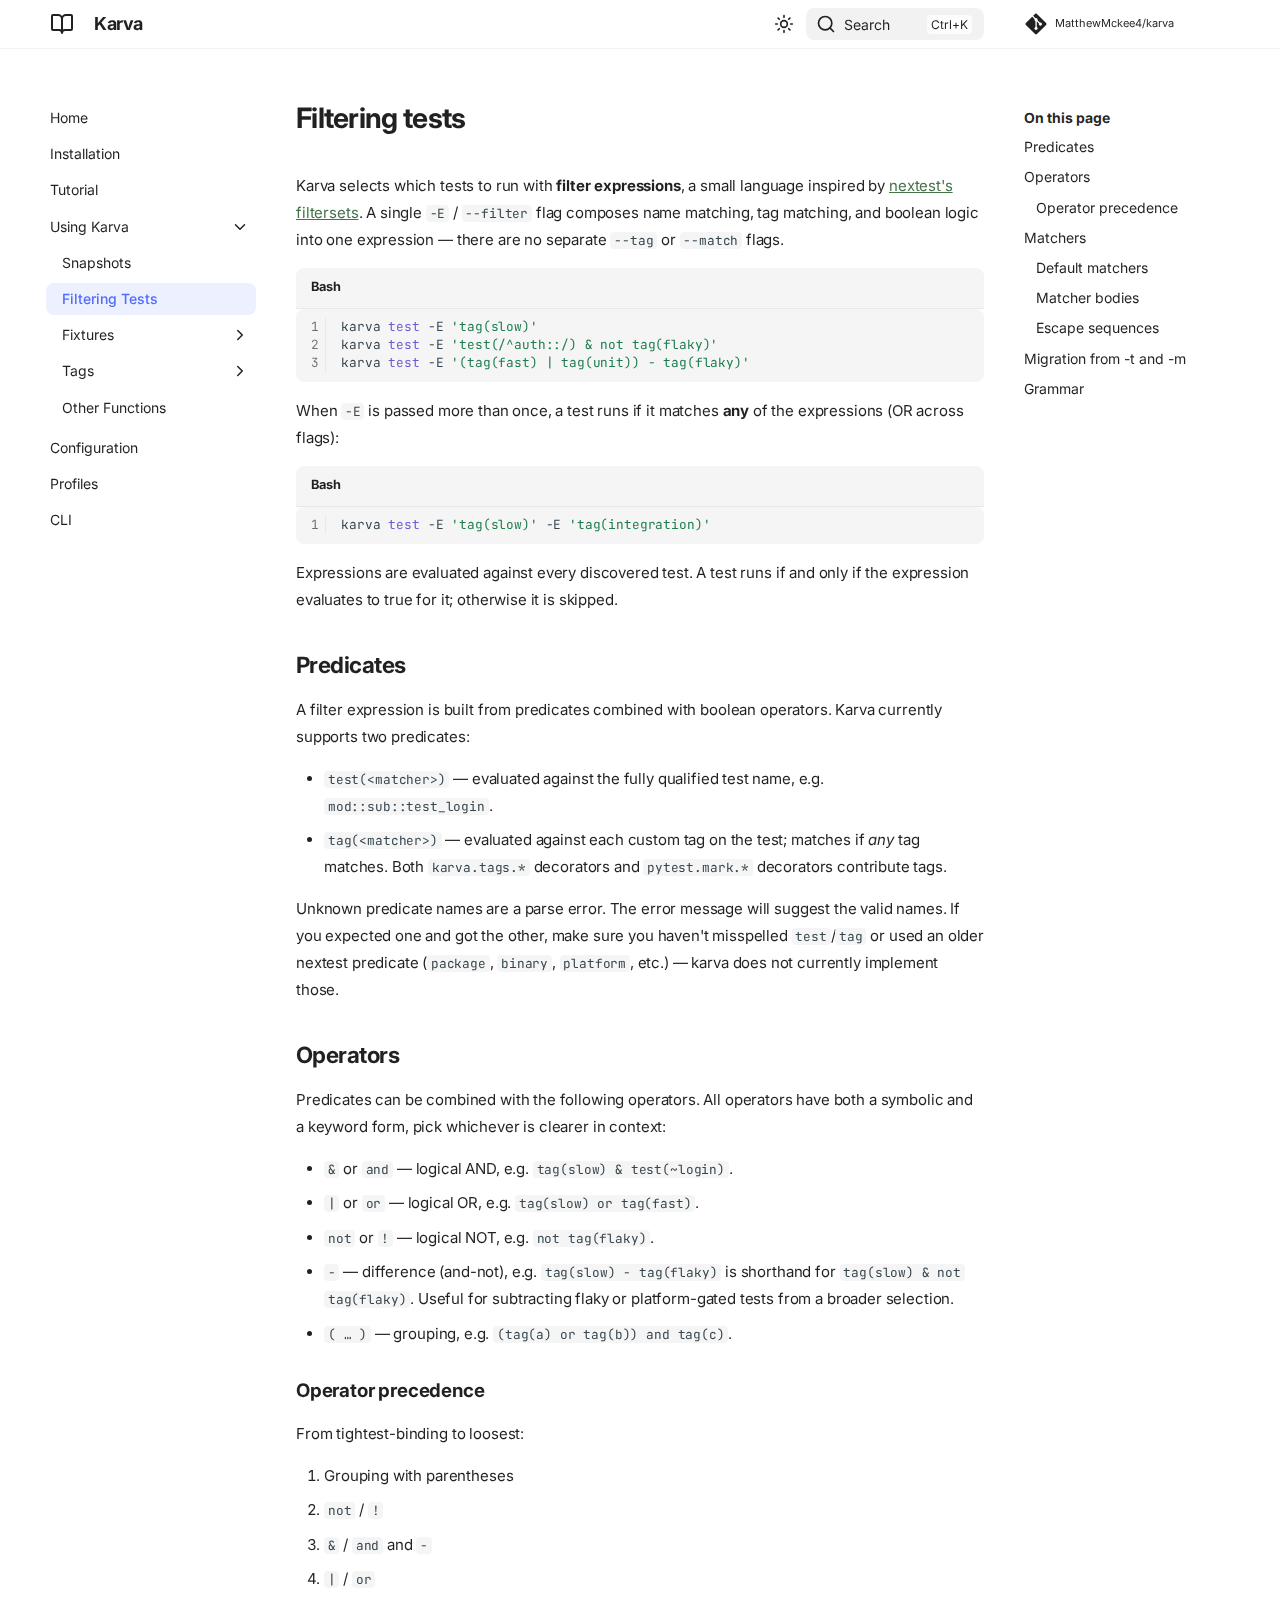
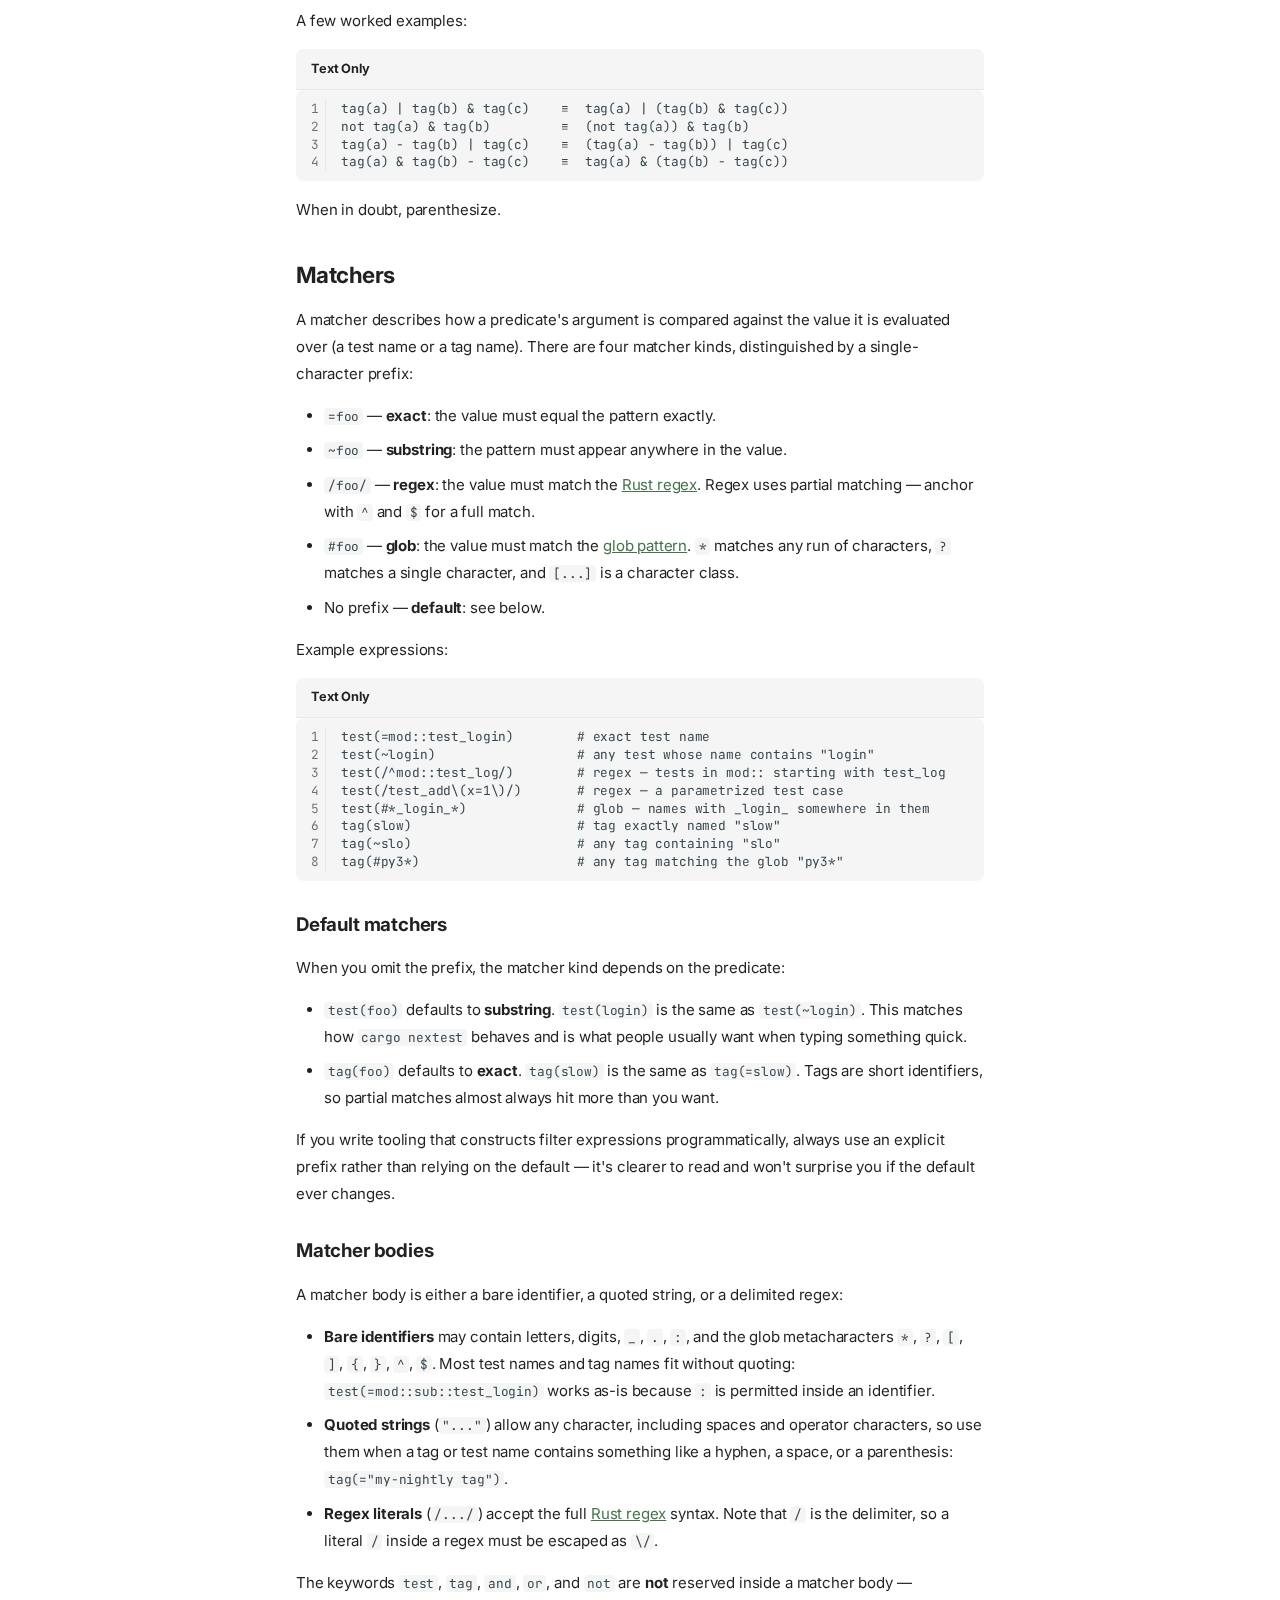
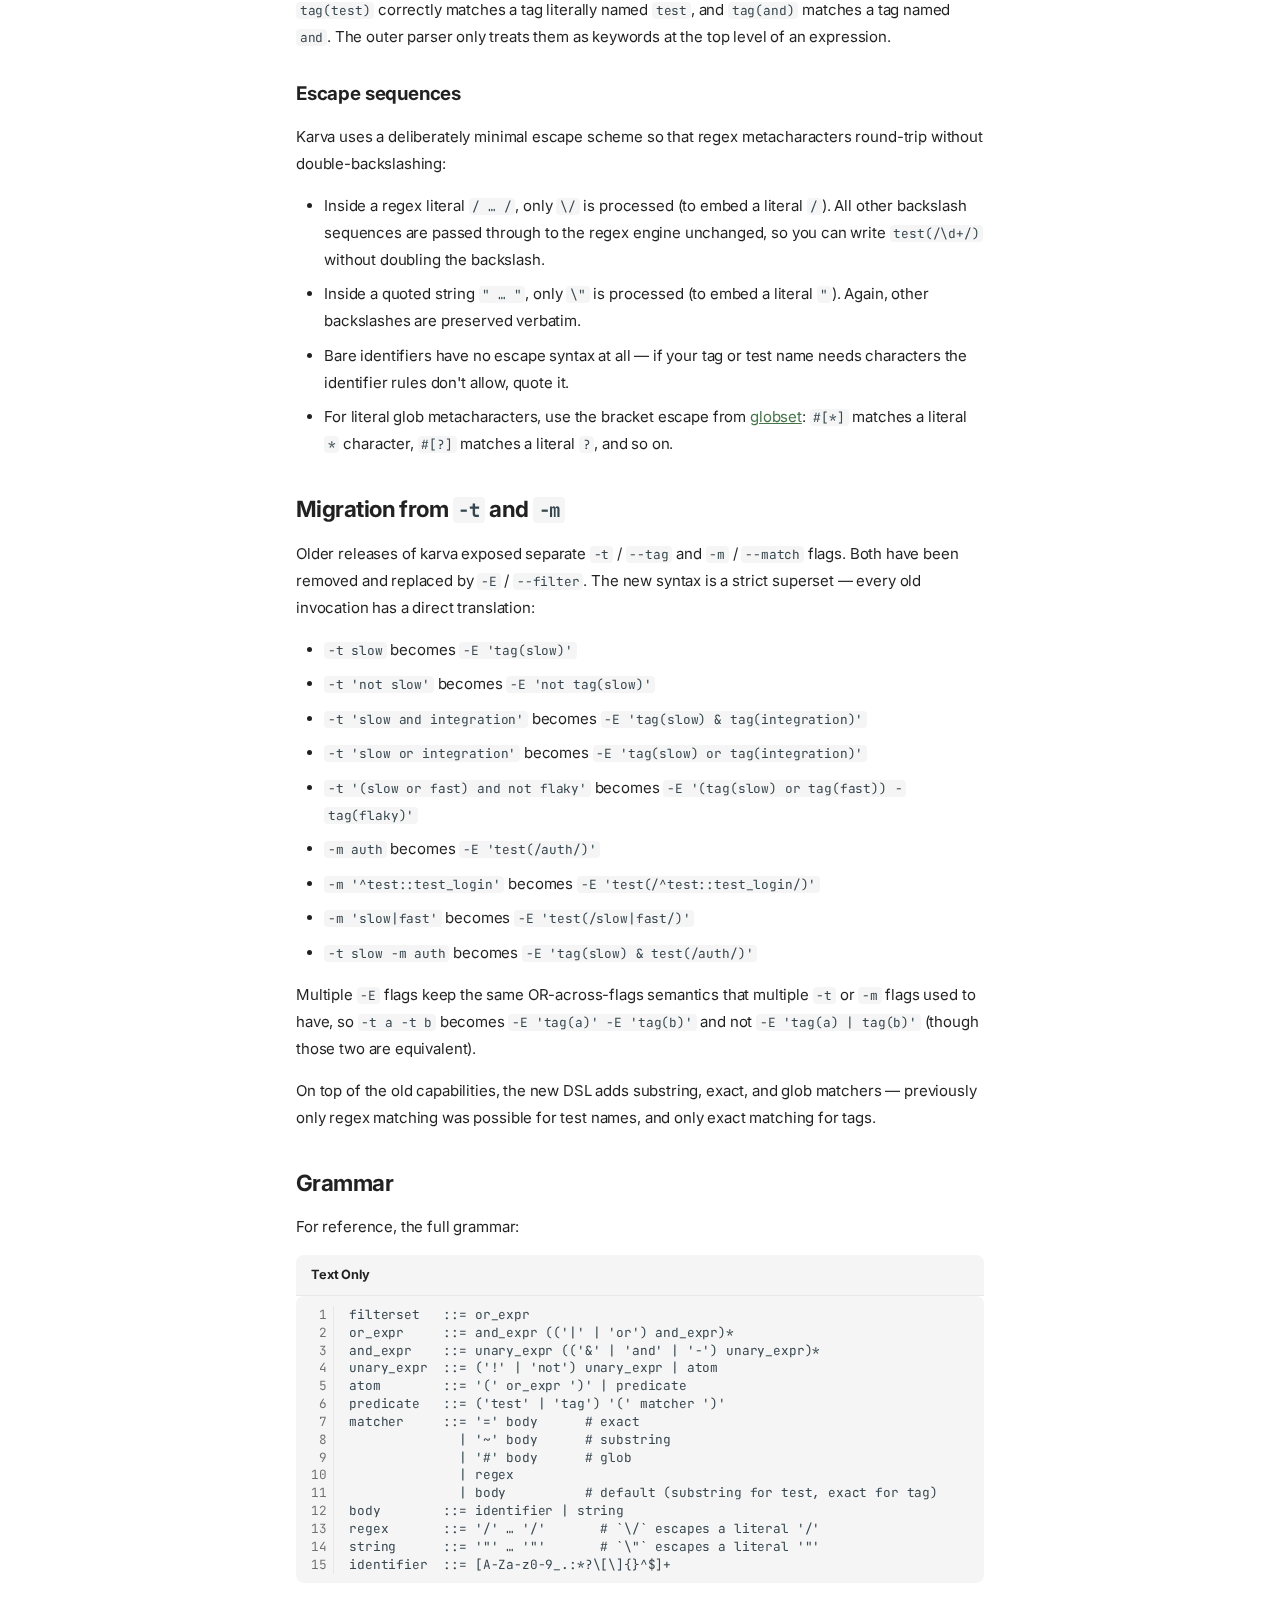
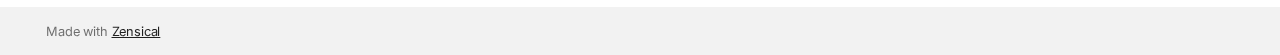
<file: usage/filtering/index.html>
<!doctype html>
<html lang="en" class="no-js">
  <head>
    
      <meta charset="utf-8">
      <meta name="viewport" content="width=device-width,initial-scale=1">
      
        <meta name="description" content="A Python test framework, written in Rust">
      
      
        <meta name="author" content="Matthew McKee">
      
      
        <link rel="canonical" href="https://matthewmckee4.github.io/karva/usage/filtering/">
      
      
        <link rel="prev" href="../snapshots/">
      
      
        <link rel="next" href="../fixtures/fixtures/">
      
      
        
      
      
      <link rel="icon" href="../../assets/images/favicon.png">
      <meta name="generator" content="zensical-0.0.10">
    
    
      
        <title>Filtering tests - Karva</title>
      
    
    
      
        
      
      <link rel="stylesheet" href="../../assets/stylesheets/modern/main.eafc6f7f.min.css">
      
        
          
        
        <link rel="stylesheet" href="../../assets/stylesheets/modern/palette.dfe2e883.min.css">
      
      
  
  
    
  
    
  
    
  
    
  
    
  
    
  
    
  
    
  
    
  
    
  
    
  
    
  
  
  <style>:root{}</style>



    
    
      
    
    
      
        
        
        <link rel="preconnect" href="https://fonts.gstatic.com" crossorigin>
        <link rel="stylesheet" href="https://fonts.googleapis.com/css?family=Inter:300,300i,400,400i,500,500i,700,700i%7CJetBrains+Mono:400,400i,700,700i&display=fallback">
        <style>:root{--md-text-font:"Inter";--md-code-font:"JetBrains Mono"}</style>
      
    
    
      <link rel="stylesheet" href="../../stylesheets/extra.css">
    
    <script>__md_scope=new URL("../..",location),__md_hash=e=>[...e].reduce(((e,t)=>(e<<5)-e+t.charCodeAt(0)),0),__md_get=(e,t=localStorage,a=__md_scope)=>JSON.parse(t.getItem(a.pathname+"."+e)),__md_set=(e,t,a=localStorage,_=__md_scope)=>{try{a.setItem(_.pathname+"."+e,JSON.stringify(t))}catch(e){}},document.documentElement.setAttribute("data-platform",navigator.platform)</script>
    
      

    
    
  </head>
  
  
    
    
      
    
    
    
    
    <body dir="ltr" data-md-color-scheme="default" data-md-color-primary="custom" data-md-color-accent="indigo">
  
    
    <input class="md-toggle" data-md-toggle="drawer" type="checkbox" id="__drawer" autocomplete="off">
    <input class="md-toggle" data-md-toggle="search" type="checkbox" id="__search" autocomplete="off">
    <label class="md-overlay" for="__drawer"></label>
    <div data-md-component="skip">
      
        
        <a href="#filtering-tests" class="md-skip">
          Skip to content
        </a>
      
    </div>
    <div data-md-component="announce">
      
    </div>
    
    
      

  

<header class="md-header md-header--shadow" data-md-component="header">
  <nav class="md-header__inner md-grid" aria-label="Header">
    <a href="../.." title="Karva" class="md-header__button md-logo" aria-label="Karva" data-md-component="logo">
      
  
  <svg xmlns="http://www.w3.org/2000/svg" fill="none" stroke="currentColor" stroke-linecap="round" stroke-linejoin="round" stroke-width="2" class="lucide lucide-book-open" viewBox="0 0 24 24"><path d="M12 7v14M3 18a1 1 0 0 1-1-1V4a1 1 0 0 1 1-1h5a4 4 0 0 1 4 4 4 4 0 0 1 4-4h5a1 1 0 0 1 1 1v13a1 1 0 0 1-1 1h-6a3 3 0 0 0-3 3 3 3 0 0 0-3-3z"/></svg>

    </a>
    <label class="md-header__button md-icon" for="__drawer">
      
      <svg xmlns="http://www.w3.org/2000/svg" fill="none" stroke="currentColor" stroke-linecap="round" stroke-linejoin="round" stroke-width="2" class="lucide lucide-menu" viewBox="0 0 24 24"><path d="M4 5h16M4 12h16M4 19h16"/></svg>
    </label>
    <div class="md-header__title" data-md-component="header-title">
      <div class="md-header__ellipsis">
        <div class="md-header__topic">
          <span class="md-ellipsis">
            Karva
          </span>
        </div>
        <div class="md-header__topic" data-md-component="header-topic">
          <span class="md-ellipsis">
            
              Filtering tests
            
          </span>
        </div>
      </div>
    </div>
    
      
        <form class="md-header__option" data-md-component="palette">
  
    
    
    
    <input class="md-option" data-md-color-media="(prefers-color-scheme: light)" data-md-color-scheme="default" data-md-color-primary="custom" data-md-color-accent="indigo"  aria-label="Switch to dark mode"  type="radio" name="__palette" id="__palette_0">
    
      <label class="md-header__button md-icon" title="Switch to dark mode" for="__palette_1" hidden>
        <svg xmlns="http://www.w3.org/2000/svg" fill="none" stroke="currentColor" stroke-linecap="round" stroke-linejoin="round" stroke-width="2" class="lucide lucide-sun" viewBox="0 0 24 24"><circle cx="12" cy="12" r="4"/><path d="M12 2v2M12 20v2M4.93 4.93l1.41 1.41M17.66 17.66l1.41 1.41M2 12h2M20 12h2M6.34 17.66l-1.41 1.41M19.07 4.93l-1.41 1.41"/></svg>
      </label>
    
  
    
    
    
    <input class="md-option" data-md-color-media="(prefers-color-scheme: dark)" data-md-color-scheme="slate" data-md-color-primary="custom" data-md-color-accent="indigo"  aria-label="Switch to light mode"  type="radio" name="__palette" id="__palette_1">
    
      <label class="md-header__button md-icon" title="Switch to light mode" for="__palette_0" hidden>
        <svg xmlns="http://www.w3.org/2000/svg" fill="none" stroke="currentColor" stroke-linecap="round" stroke-linejoin="round" stroke-width="2" class="lucide lucide-moon" viewBox="0 0 24 24"><path d="M20.985 12.486a9 9 0 1 1-9.473-9.472c.405-.022.617.46.402.803a6 6 0 0 0 8.268 8.268c.344-.215.825-.004.803.401"/></svg>
      </label>
    
  
</form>
      
    
    
      <script>var palette=__md_get("__palette");if(palette&&palette.color){if("(prefers-color-scheme)"===palette.color.media){var media=matchMedia("(prefers-color-scheme: light)"),input=document.querySelector(media.matches?"[data-md-color-media='(prefers-color-scheme: light)']":"[data-md-color-media='(prefers-color-scheme: dark)']");palette.color.media=input.getAttribute("data-md-color-media"),palette.color.scheme=input.getAttribute("data-md-color-scheme"),palette.color.primary=input.getAttribute("data-md-color-primary"),palette.color.accent=input.getAttribute("data-md-color-accent")}for(var[key,value]of Object.entries(palette.color))document.body.setAttribute("data-md-color-"+key,value)}</script>
    
    
    
      
      
        <label class="md-header__button md-icon" for="__search">
          
          <svg xmlns="http://www.w3.org/2000/svg" fill="none" stroke="currentColor" stroke-linecap="round" stroke-linejoin="round" stroke-width="2" class="lucide lucide-search" viewBox="0 0 24 24"><path d="m21 21-4.34-4.34"/><circle cx="11" cy="11" r="8"/></svg>
        </label>
        <div class="md-search" data-md-component="search" role="dialog" aria-label="Search">
  <button type="button" class="md-search__button">
    Search
  </button>
</div>
      
    
    <div class="md-header__source">
      
        <a href="https://github.com/MatthewMckee4/karva" title="Go to repository" class="md-source" data-md-component="source">
  <div class="md-source__icon md-icon">
    
    <svg xmlns="http://www.w3.org/2000/svg" viewBox="0 0 448 512"><!--! Font Awesome Free 7.1.0 by @fontawesome - https://fontawesome.com License - https://fontawesome.com/license/free (Icons: CC BY 4.0, Fonts: SIL OFL 1.1, Code: MIT License) Copyright 2025 Fonticons, Inc.--><path fill="currentColor" d="M439.6 236.1 244 40.5c-5.4-5.5-12.8-8.5-20.4-8.5s-15 3-20.4 8.4L162.5 81l51.5 51.5c27.1-9.1 52.7 16.8 43.4 43.7l49.7 49.7c34.2-11.8 61.2 31 35.5 56.7-26.5 26.5-70.2-2.9-56-37.3L240.3 199v121.9c25.3 12.5 22.3 41.8 9.1 55-6.4 6.4-15.2 10.1-24.3 10.1s-17.8-3.6-24.3-10.1c-17.6-17.6-11.1-46.9 11.2-56v-123c-20.8-8.5-24.6-30.7-18.6-45L142.6 101 8.5 235.1C3 240.6 0 247.9 0 255.5s3 15 8.5 20.4l195.6 195.7c5.4 5.4 12.7 8.4 20.4 8.4s15-3 20.4-8.4l194.7-194.7c5.4-5.4 8.4-12.8 8.4-20.4s-3-15-8.4-20.4"/></svg>
  </div>
  <div class="md-source__repository">
    MatthewMckee4/karva
  </div>
</a>
      
    </div>
  </nav>
  
</header>
    
    <div class="md-container" data-md-component="container">
      
      
        
          
        
      
      <main class="md-main" data-md-component="main">
        <div class="md-main__inner md-grid">
          
            
              
              <div class="md-sidebar md-sidebar--primary" data-md-component="sidebar" data-md-type="navigation" >
                <div class="md-sidebar__scrollwrap">
                  <div class="md-sidebar__inner">
                    



<nav class="md-nav md-nav--primary" aria-label="Navigation" data-md-level="0">
  <label class="md-nav__title" for="__drawer">
    <a href="../.." title="Karva" class="md-nav__button md-logo" aria-label="Karva" data-md-component="logo">
      
  
  <svg xmlns="http://www.w3.org/2000/svg" fill="none" stroke="currentColor" stroke-linecap="round" stroke-linejoin="round" stroke-width="2" class="lucide lucide-book-open" viewBox="0 0 24 24"><path d="M12 7v14M3 18a1 1 0 0 1-1-1V4a1 1 0 0 1 1-1h5a4 4 0 0 1 4 4 4 4 0 0 1 4-4h5a1 1 0 0 1 1 1v13a1 1 0 0 1-1 1h-6a3 3 0 0 0-3 3 3 3 0 0 0-3-3z"/></svg>

    </a>
    Karva
  </label>
  
    <div class="md-nav__source">
      <a href="https://github.com/MatthewMckee4/karva" title="Go to repository" class="md-source" data-md-component="source">
  <div class="md-source__icon md-icon">
    
    <svg xmlns="http://www.w3.org/2000/svg" viewBox="0 0 448 512"><!--! Font Awesome Free 7.1.0 by @fontawesome - https://fontawesome.com License - https://fontawesome.com/license/free (Icons: CC BY 4.0, Fonts: SIL OFL 1.1, Code: MIT License) Copyright 2025 Fonticons, Inc.--><path fill="currentColor" d="M439.6 236.1 244 40.5c-5.4-5.5-12.8-8.5-20.4-8.5s-15 3-20.4 8.4L162.5 81l51.5 51.5c27.1-9.1 52.7 16.8 43.4 43.7l49.7 49.7c34.2-11.8 61.2 31 35.5 56.7-26.5 26.5-70.2-2.9-56-37.3L240.3 199v121.9c25.3 12.5 22.3 41.8 9.1 55-6.4 6.4-15.2 10.1-24.3 10.1s-17.8-3.6-24.3-10.1c-17.6-17.6-11.1-46.9 11.2-56v-123c-20.8-8.5-24.6-30.7-18.6-45L142.6 101 8.5 235.1C3 240.6 0 247.9 0 255.5s3 15 8.5 20.4l195.6 195.7c5.4 5.4 12.7 8.4 20.4 8.4s15-3 20.4-8.4l194.7-194.7c5.4-5.4 8.4-12.8 8.4-20.4s-3-15-8.4-20.4"/></svg>
  </div>
  <div class="md-source__repository">
    MatthewMckee4/karva
  </div>
</a>
    </div>
  
  <ul class="md-nav__list" data-md-scrollfix>
    
      
      
  
  
  
  
    <li class="md-nav__item">
      <a href="../.." class="md-nav__link">
        
  
  
  <span class="md-ellipsis">
    
  
    Home
  

    
  </span>
  
  

      </a>
    </li>
  

    
      
      
  
  
  
  
    <li class="md-nav__item">
      <a href="../../installation/" class="md-nav__link">
        
  
  
  <span class="md-ellipsis">
    
  
    Installation
  

    
  </span>
  
  

      </a>
    </li>
  

    
      
      
  
  
  
  
    <li class="md-nav__item">
      <a href="../../tutorial/" class="md-nav__link">
        
  
  
  <span class="md-ellipsis">
    
  
    Tutorial
  

    
  </span>
  
  

      </a>
    </li>
  

    
      
      
  
  
    
  
  
  
    
    
    
    
    
    <li class="md-nav__item md-nav__item--active md-nav__item--nested">
      
        
        
        <input class="md-nav__toggle md-toggle " type="checkbox" id="__nav_4" checked>
        
          
          <label class="md-nav__link" for="__nav_4" id="__nav_4_label" tabindex="0">
            
  
  
  <span class="md-ellipsis">
    
  
    Using Karva
  

    
  </span>
  
  

            <span class="md-nav__icon md-icon"></span>
          </label>
        
        <nav class="md-nav" data-md-level="1" aria-labelledby="__nav_4_label" aria-expanded="true">
          <label class="md-nav__title" for="__nav_4">
            <span class="md-nav__icon md-icon"></span>
            
  
    Using Karva
  

          </label>
          <ul class="md-nav__list" data-md-scrollfix>
            
              
                
  
  
  
  
    <li class="md-nav__item">
      <a href="../snapshots/" class="md-nav__link">
        
  
  
  <span class="md-ellipsis">
    
  
    Snapshots
  

    
  </span>
  
  

      </a>
    </li>
  

              
            
              
                
  
  
    
  
  
  
    <li class="md-nav__item md-nav__item--active">
      
      <input class="md-nav__toggle md-toggle" type="checkbox" id="__toc">
      
      
        
      
      
        <label class="md-nav__link md-nav__link--active" for="__toc">
          
  
  
  <span class="md-ellipsis">
    
  
    Filtering Tests
  

    
  </span>
  
  

          <span class="md-nav__icon md-icon"></span>
        </label>
      
      <a href="./" class="md-nav__link md-nav__link--active">
        
  
  
  <span class="md-ellipsis">
    
  
    Filtering Tests
  

    
  </span>
  
  

      </a>
      
        


<nav class="md-nav md-nav--secondary" aria-label="On this page">
  
  
  
    
  
  
    <label class="md-nav__title" for="__toc">
      <span class="md-nav__icon md-icon"></span>
      On this page
    </label>
    <ul class="md-nav__list" data-md-component="toc" data-md-scrollfix>
      
        <li class="md-nav__item">
  <a href="#predicates" class="md-nav__link">
    <span class="md-ellipsis">
      
        Predicates
      
    </span>
  </a>
  
</li>
      
        <li class="md-nav__item">
  <a href="#operators" class="md-nav__link">
    <span class="md-ellipsis">
      
        Operators
      
    </span>
  </a>
  
    <nav class="md-nav" aria-label="Operators">
      <ul class="md-nav__list">
        
          <li class="md-nav__item">
  <a href="#operator-precedence" class="md-nav__link">
    <span class="md-ellipsis">
      
        Operator precedence
      
    </span>
  </a>
  
</li>
        
      </ul>
    </nav>
  
</li>
      
        <li class="md-nav__item">
  <a href="#matchers" class="md-nav__link">
    <span class="md-ellipsis">
      
        Matchers
      
    </span>
  </a>
  
    <nav class="md-nav" aria-label="Matchers">
      <ul class="md-nav__list">
        
          <li class="md-nav__item">
  <a href="#default-matchers" class="md-nav__link">
    <span class="md-ellipsis">
      
        Default matchers
      
    </span>
  </a>
  
</li>
        
          <li class="md-nav__item">
  <a href="#matcher-bodies" class="md-nav__link">
    <span class="md-ellipsis">
      
        Matcher bodies
      
    </span>
  </a>
  
</li>
        
          <li class="md-nav__item">
  <a href="#escape-sequences" class="md-nav__link">
    <span class="md-ellipsis">
      
        Escape sequences
      
    </span>
  </a>
  
</li>
        
      </ul>
    </nav>
  
</li>
      
        <li class="md-nav__item">
  <a href="#migration-from-t-and-m" class="md-nav__link">
    <span class="md-ellipsis">
      
        Migration from -t and -m
      
    </span>
  </a>
  
</li>
      
        <li class="md-nav__item">
  <a href="#grammar" class="md-nav__link">
    <span class="md-ellipsis">
      
        Grammar
      
    </span>
  </a>
  
</li>
      
    </ul>
  
</nav>
      
    </li>
  

              
            
              
                
  
  
  
  
    
    
    
    
    
    <li class="md-nav__item md-nav__item--nested">
      
        
        
        <input class="md-nav__toggle md-toggle " type="checkbox" id="__nav_4_3" >
        
          
          <label class="md-nav__link" for="__nav_4_3" id="__nav_4_3_label" tabindex="0">
            
  
  
  <span class="md-ellipsis">
    
  
    Fixtures
  

    
  </span>
  
  

            <span class="md-nav__icon md-icon"></span>
          </label>
        
        <nav class="md-nav" data-md-level="2" aria-labelledby="__nav_4_3_label" aria-expanded="false">
          <label class="md-nav__title" for="__nav_4_3">
            <span class="md-nav__icon md-icon"></span>
            
  
    Fixtures
  

          </label>
          <ul class="md-nav__list" data-md-scrollfix>
            
              
                
  
  
  
  
    <li class="md-nav__item">
      <a href="../fixtures/fixtures/" class="md-nav__link">
        
  
  
  <span class="md-ellipsis">
    
  
    Fixtures
  

    
  </span>
  
  

      </a>
    </li>
  

              
            
              
                
  
  
  
  
    <li class="md-nav__item">
      <a href="../fixtures/builtin/" class="md-nav__link">
        
  
  
  <span class="md-ellipsis">
    
  
    Built In
  

    
  </span>
  
  

      </a>
    </li>
  

              
            
          </ul>
        </nav>
      
    </li>
  

              
            
              
                
  
  
  
  
    
    
    
    
    
    <li class="md-nav__item md-nav__item--nested">
      
        
        
        <input class="md-nav__toggle md-toggle " type="checkbox" id="__nav_4_4" >
        
          
          <label class="md-nav__link" for="__nav_4_4" id="__nav_4_4_label" tabindex="0">
            
  
  
  <span class="md-ellipsis">
    
  
    Tags
  

    
  </span>
  
  

            <span class="md-nav__icon md-icon"></span>
          </label>
        
        <nav class="md-nav" data-md-level="2" aria-labelledby="__nav_4_4_label" aria-expanded="false">
          <label class="md-nav__title" for="__nav_4_4">
            <span class="md-nav__icon md-icon"></span>
            
  
    Tags
  

          </label>
          <ul class="md-nav__list" data-md-scrollfix>
            
              
                
  
  
  
  
    <li class="md-nav__item">
      <a href="../tags/parametrize/" class="md-nav__link">
        
  
  
  <span class="md-ellipsis">
    
  
    Parametrize
  

    
  </span>
  
  

      </a>
    </li>
  

              
            
              
                
  
  
  
  
    <li class="md-nav__item">
      <a href="../tags/skip/" class="md-nav__link">
        
  
  
  <span class="md-ellipsis">
    
  
    Skip
  

    
  </span>
  
  

      </a>
    </li>
  

              
            
              
                
  
  
  
  
    <li class="md-nav__item">
      <a href="../tags/expect_fail/" class="md-nav__link">
        
  
  
  <span class="md-ellipsis">
    
  
    Expect Fail
  

    
  </span>
  
  

      </a>
    </li>
  

              
            
          </ul>
        </nav>
      
    </li>
  

              
            
              
                
  
  
  
  
    <li class="md-nav__item">
      <a href="../functions/" class="md-nav__link">
        
  
  
  <span class="md-ellipsis">
    
  
    Other Functions
  

    
  </span>
  
  

      </a>
    </li>
  

              
            
          </ul>
        </nav>
      
    </li>
  

    
      
      
  
  
  
  
    <li class="md-nav__item">
      <a href="../../configuration/" class="md-nav__link">
        
  
  
  <span class="md-ellipsis">
    
  
    Configuration
  

    
  </span>
  
  

      </a>
    </li>
  

    
      
      
  
  
  
  
    <li class="md-nav__item">
      <a href="../../profiles/" class="md-nav__link">
        
  
  
  <span class="md-ellipsis">
    
  
    Profiles
  

    
  </span>
  
  

      </a>
    </li>
  

    
      
      
  
  
  
  
    <li class="md-nav__item">
      <a href="../../cli/" class="md-nav__link">
        
  
  
  <span class="md-ellipsis">
    
  
    CLI
  

    
  </span>
  
  

      </a>
    </li>
  

    
  </ul>
</nav>
                  </div>
                </div>
              </div>
            
            
              
              <div class="md-sidebar md-sidebar--secondary" data-md-component="sidebar" data-md-type="toc" >
                <div class="md-sidebar__scrollwrap">
                  <div class="md-sidebar__inner">
                    


<nav class="md-nav md-nav--secondary" aria-label="On this page">
  
  
  
    
  
  
    <label class="md-nav__title" for="__toc">
      <span class="md-nav__icon md-icon"></span>
      On this page
    </label>
    <ul class="md-nav__list" data-md-component="toc" data-md-scrollfix>
      
        <li class="md-nav__item">
  <a href="#predicates" class="md-nav__link">
    <span class="md-ellipsis">
      
        Predicates
      
    </span>
  </a>
  
</li>
      
        <li class="md-nav__item">
  <a href="#operators" class="md-nav__link">
    <span class="md-ellipsis">
      
        Operators
      
    </span>
  </a>
  
    <nav class="md-nav" aria-label="Operators">
      <ul class="md-nav__list">
        
          <li class="md-nav__item">
  <a href="#operator-precedence" class="md-nav__link">
    <span class="md-ellipsis">
      
        Operator precedence
      
    </span>
  </a>
  
</li>
        
      </ul>
    </nav>
  
</li>
      
        <li class="md-nav__item">
  <a href="#matchers" class="md-nav__link">
    <span class="md-ellipsis">
      
        Matchers
      
    </span>
  </a>
  
    <nav class="md-nav" aria-label="Matchers">
      <ul class="md-nav__list">
        
          <li class="md-nav__item">
  <a href="#default-matchers" class="md-nav__link">
    <span class="md-ellipsis">
      
        Default matchers
      
    </span>
  </a>
  
</li>
        
          <li class="md-nav__item">
  <a href="#matcher-bodies" class="md-nav__link">
    <span class="md-ellipsis">
      
        Matcher bodies
      
    </span>
  </a>
  
</li>
        
          <li class="md-nav__item">
  <a href="#escape-sequences" class="md-nav__link">
    <span class="md-ellipsis">
      
        Escape sequences
      
    </span>
  </a>
  
</li>
        
      </ul>
    </nav>
  
</li>
      
        <li class="md-nav__item">
  <a href="#migration-from-t-and-m" class="md-nav__link">
    <span class="md-ellipsis">
      
        Migration from -t and -m
      
    </span>
  </a>
  
</li>
      
        <li class="md-nav__item">
  <a href="#grammar" class="md-nav__link">
    <span class="md-ellipsis">
      
        Grammar
      
    </span>
  </a>
  
</li>
      
    </ul>
  
</nav>
                  </div>
                </div>
              </div>
            
          
          
            <div class="md-content" data-md-component="content">
              
              <article class="md-content__inner md-typeset">
                
                  

<h1 id="filtering-tests">Filtering tests</h1>
<p>Karva selects which tests to run with <strong>filter expressions</strong>, a small
language inspired by <a href="https://nexte.st/docs/filtersets/reference/">nextest's filtersets</a>. A single <code>-E</code> / <code>--filter</code>
flag composes name matching, tag matching, and boolean logic into one
expression — there are no separate <code>--tag</code> or <code>--match</code> flags.</p>
<div class="highlight"><table class="highlighttable"><tr><th colspan="2" class="filename"><span class="filename">Bash</span></th></tr><tr><td class="linenos"><div class="linenodiv"><pre><span></span><span class="normal">1</span>
<span class="normal">2</span>
<span class="normal">3</span></pre></div></td><td class="code"><div><pre><span></span><code>karva<span class="w"> </span><span class="nb">test</span><span class="w"> </span>-E<span class="w"> </span><span class="s1">&#39;tag(slow)&#39;</span>
karva<span class="w"> </span><span class="nb">test</span><span class="w"> </span>-E<span class="w"> </span><span class="s1">&#39;test(/^auth::/) &amp; not tag(flaky)&#39;</span>
karva<span class="w"> </span><span class="nb">test</span><span class="w"> </span>-E<span class="w"> </span><span class="s1">&#39;(tag(fast) | tag(unit)) - tag(flaky)&#39;</span>
</code></pre></div></td></tr></table></div>
<p>When <code>-E</code> is passed more than once, a test runs if it matches <strong>any</strong> of
the expressions (OR across flags):</p>
<div class="highlight"><table class="highlighttable"><tr><th colspan="2" class="filename"><span class="filename">Bash</span></th></tr><tr><td class="linenos"><div class="linenodiv"><pre><span></span><span class="normal">1</span></pre></div></td><td class="code"><div><pre><span></span><code>karva<span class="w"> </span><span class="nb">test</span><span class="w"> </span>-E<span class="w"> </span><span class="s1">&#39;tag(slow)&#39;</span><span class="w"> </span>-E<span class="w"> </span><span class="s1">&#39;tag(integration)&#39;</span>
</code></pre></div></td></tr></table></div>
<p>Expressions are evaluated against every discovered test. A test runs if
and only if the expression evaluates to true for it; otherwise it is
skipped.</p>
<h2 id="predicates">Predicates</h2>
<p>A filter expression is built from predicates combined with boolean
operators. Karva currently supports two predicates:</p>
<ul>
<li><code>test(&lt;matcher&gt;)</code> — evaluated against the fully qualified test name,
  e.g. <code>mod::sub::test_login</code>.</li>
<li><code>tag(&lt;matcher&gt;)</code> — evaluated against each custom tag on the test;
  matches if <em>any</em> tag matches. Both <code>karva.tags.*</code> decorators and
  <code>pytest.mark.*</code> decorators contribute tags.</li>
</ul>
<p>Unknown predicate names are a parse error. The error message will
suggest the valid names. If you expected one and got the other, make
sure you haven't misspelled <code>test</code>/<code>tag</code> or used an older nextest
predicate (<code>package</code>, <code>binary</code>, <code>platform</code>, etc.) — karva does not
currently implement those.</p>
<h2 id="operators">Operators</h2>
<p>Predicates can be combined with the following operators. All operators
have both a symbolic and a keyword form, pick whichever is clearer in
context:</p>
<ul>
<li><code>&amp;</code> or <code>and</code> — logical AND, e.g. <code>tag(slow) &amp; test(~login)</code>.</li>
<li><code>|</code> or <code>or</code> — logical OR, e.g. <code>tag(slow) or tag(fast)</code>.</li>
<li><code>not</code> or <code>!</code> — logical NOT, e.g. <code>not tag(flaky)</code>.</li>
<li><code>-</code> — difference (and-not), e.g. <code>tag(slow) - tag(flaky)</code> is
  shorthand for <code>tag(slow) &amp; not tag(flaky)</code>. Useful for subtracting
  flaky or platform-gated tests from a broader selection.</li>
<li><code>( … )</code> — grouping, e.g. <code>(tag(a) or tag(b)) and tag(c)</code>.</li>
</ul>
<h3 id="operator-precedence">Operator precedence</h3>
<p>From tightest-binding to loosest:</p>
<ol>
<li>Grouping with parentheses</li>
<li><code>not</code> / <code>!</code></li>
<li><code>&amp;</code> / <code>and</code> and <code>-</code></li>
<li><code>|</code> / <code>or</code></li>
</ol>
<p>A few worked examples:</p>
<div class="highlight"><table class="highlighttable"><tr><th colspan="2" class="filename"><span class="filename">Text Only</span></th></tr><tr><td class="linenos"><div class="linenodiv"><pre><span></span><span class="normal">1</span>
<span class="normal">2</span>
<span class="normal">3</span>
<span class="normal">4</span></pre></div></td><td class="code"><div><pre><span></span><code>tag(a) | tag(b) &amp; tag(c)    ≡  tag(a) | (tag(b) &amp; tag(c))
not tag(a) &amp; tag(b)         ≡  (not tag(a)) &amp; tag(b)
tag(a) - tag(b) | tag(c)    ≡  (tag(a) - tag(b)) | tag(c)
tag(a) &amp; tag(b) - tag(c)    ≡  tag(a) &amp; (tag(b) - tag(c))
</code></pre></div></td></tr></table></div>
<p>When in doubt, parenthesize.</p>
<h2 id="matchers">Matchers</h2>
<p>A matcher describes how a predicate's argument is compared against the
value it is evaluated over (a test name or a tag name). There are four
matcher kinds, distinguished by a single-character prefix:</p>
<ul>
<li><code>=foo</code> — <strong>exact</strong>: the value must equal the pattern exactly.</li>
<li><code>~foo</code> — <strong>substring</strong>: the pattern must appear anywhere in the value.</li>
<li><code>/foo/</code> — <strong>regex</strong>: the value must match the <a href="https://docs.rs/regex/latest/regex/#syntax">Rust regex</a>. Regex uses
  partial matching — anchor with <code>^</code> and <code>$</code> for a full match.</li>
<li><code>#foo</code> — <strong>glob</strong>: the value must match the <a href="https://docs.rs/globset/latest/globset/#syntax">glob pattern</a>. <code>*</code>
  matches any run of characters, <code>?</code> matches a single character, and
  <code>[...]</code> is a character class.</li>
<li>No prefix — <strong>default</strong>: see below.</li>
</ul>
<p>Example expressions:</p>
<div class="highlight"><table class="highlighttable"><tr><th colspan="2" class="filename"><span class="filename">Text Only</span></th></tr><tr><td class="linenos"><div class="linenodiv"><pre><span></span><span class="normal">1</span>
<span class="normal">2</span>
<span class="normal">3</span>
<span class="normal">4</span>
<span class="normal">5</span>
<span class="normal">6</span>
<span class="normal">7</span>
<span class="normal">8</span></pre></div></td><td class="code"><div><pre><span></span><code>test(=mod::test_login)        # exact test name
test(~login)                  # any test whose name contains &quot;login&quot;
test(/^mod::test_log/)        # regex — tests in mod:: starting with test_log
test(/test_add\(x=1\)/)       # regex — a parametrized test case
test(#*_login_*)              # glob — names with _login_ somewhere in them
tag(slow)                     # tag exactly named &quot;slow&quot;
tag(~slo)                     # any tag containing &quot;slo&quot;
tag(#py3*)                    # any tag matching the glob &quot;py3*&quot;
</code></pre></div></td></tr></table></div>
<h3 id="default-matchers">Default matchers</h3>
<p>When you omit the prefix, the matcher kind depends on the predicate:</p>
<ul>
<li><code>test(foo)</code> defaults to <strong>substring</strong>. <code>test(login)</code> is the same as
  <code>test(~login)</code>. This matches how <code>cargo nextest</code> behaves and is what
  people usually want when typing something quick.</li>
<li><code>tag(foo)</code> defaults to <strong>exact</strong>. <code>tag(slow)</code> is the same as
  <code>tag(=slow)</code>. Tags are short identifiers, so partial matches almost
  always hit more than you want.</li>
</ul>
<p>If you write tooling that constructs filter expressions programmatically,
always use an explicit prefix rather than relying on the default — it's
clearer to read and won't surprise you if the default ever changes.</p>
<h3 id="matcher-bodies">Matcher bodies</h3>
<p>A matcher body is either a bare identifier, a quoted string, or a
delimited regex:</p>
<ul>
<li><strong>Bare identifiers</strong> may contain letters, digits, <code>_</code>, <code>.</code>, <code>:</code>, and
  the glob metacharacters <code>*</code>, <code>?</code>, <code>[</code>, <code>]</code>, <code>{</code>, <code>}</code>, <code>^</code>, <code>$</code>. Most
  test names and tag names fit without quoting:
  <code>test(=mod::sub::test_login)</code> works as-is because <code>:</code> is permitted
  inside an identifier.</li>
<li><strong>Quoted strings</strong> (<code>"..."</code>) allow any character, including spaces
  and operator characters, so use them when a tag or test name contains
  something like a hyphen, a space, or a parenthesis:
  <code>tag(="my-nightly tag")</code>.</li>
<li><strong>Regex literals</strong> (<code>/.../</code>) accept the full <a href="https://docs.rs/regex/latest/regex/#syntax">Rust regex</a> syntax.
  Note that <code>/</code> is the delimiter, so a literal <code>/</code> inside a regex must
  be escaped as <code>\/</code>.</li>
</ul>
<p>The keywords <code>test</code>, <code>tag</code>, <code>and</code>, <code>or</code>, and <code>not</code> are <strong>not</strong> reserved
inside a matcher body — <code>tag(test)</code> correctly matches a tag literally
named <code>test</code>, and <code>tag(and)</code> matches a tag named <code>and</code>. The outer parser
only treats them as keywords at the top level of an expression.</p>
<h3 id="escape-sequences">Escape sequences</h3>
<p>Karva uses a deliberately minimal escape scheme so that regex
metacharacters round-trip without double-backslashing:</p>
<ul>
<li>Inside a regex literal <code>/ … /</code>, only <code>\/</code> is processed (to embed a
  literal <code>/</code>). All other backslash sequences are passed through to the
  regex engine unchanged, so you can write <code>test(/\d+/)</code> without
  doubling the backslash.</li>
<li>Inside a quoted string <code>" … "</code>, only <code>\"</code> is processed (to embed a
  literal <code>"</code>). Again, other backslashes are preserved verbatim.</li>
<li>Bare identifiers have no escape syntax at all — if your tag or test
  name needs characters the identifier rules don't allow, quote it.</li>
<li>For literal glob metacharacters, use the bracket escape from
  <a href="https://docs.rs/globset/latest/globset/#syntax">globset</a>: <code>#[*]</code> matches a literal <code>*</code> character, <code>#[?]</code> matches a
  literal <code>?</code>, and so on.</li>
</ul>
<h2 id="migration-from-t-and-m">Migration from <code>-t</code> and <code>-m</code></h2>
<p>Older releases of karva exposed separate <code>-t</code> / <code>--tag</code> and <code>-m</code> /
<code>--match</code> flags. Both have been removed and replaced by <code>-E</code> /
<code>--filter</code>. The new syntax is a strict superset — every old invocation
has a direct translation:</p>
<ul>
<li><code>-t slow</code> becomes <code>-E 'tag(slow)'</code></li>
<li><code>-t 'not slow'</code> becomes <code>-E 'not tag(slow)'</code></li>
<li><code>-t 'slow and integration'</code> becomes <code>-E 'tag(slow) &amp; tag(integration)'</code></li>
<li><code>-t 'slow or integration'</code> becomes <code>-E 'tag(slow) or tag(integration)'</code></li>
<li><code>-t '(slow or fast) and not flaky'</code> becomes <code>-E '(tag(slow) or tag(fast)) - tag(flaky)'</code></li>
<li><code>-m auth</code> becomes <code>-E 'test(/auth/)'</code></li>
<li><code>-m '^test::test_login'</code> becomes <code>-E 'test(/^test::test_login/)'</code></li>
<li><code>-m 'slow|fast'</code> becomes <code>-E 'test(/slow|fast/)'</code></li>
<li><code>-t slow -m auth</code> becomes <code>-E 'tag(slow) &amp; test(/auth/)'</code></li>
</ul>
<p>Multiple <code>-E</code> flags keep the same OR-across-flags semantics that
multiple <code>-t</code> or <code>-m</code> flags used to have, so <code>-t a -t b</code> becomes
<code>-E 'tag(a)' -E 'tag(b)'</code> and not <code>-E 'tag(a) | tag(b)'</code> (though those
two are equivalent).</p>
<p>On top of the old capabilities, the new DSL adds substring, exact, and
glob matchers — previously only regex matching was possible for test
names, and only exact matching for tags.</p>
<h2 id="grammar">Grammar</h2>
<p>For reference, the full grammar:</p>
<div class="highlight"><table class="highlighttable"><tr><th colspan="2" class="filename"><span class="filename">Text Only</span></th></tr><tr><td class="linenos"><div class="linenodiv"><pre><span></span><span class="normal"> 1</span>
<span class="normal"> 2</span>
<span class="normal"> 3</span>
<span class="normal"> 4</span>
<span class="normal"> 5</span>
<span class="normal"> 6</span>
<span class="normal"> 7</span>
<span class="normal"> 8</span>
<span class="normal"> 9</span>
<span class="normal">10</span>
<span class="normal">11</span>
<span class="normal">12</span>
<span class="normal">13</span>
<span class="normal">14</span>
<span class="normal">15</span></pre></div></td><td class="code"><div><pre><span></span><code>filterset   ::= or_expr
or_expr     ::= and_expr ((&#39;|&#39; | &#39;or&#39;) and_expr)*
and_expr    ::= unary_expr ((&#39;&amp;&#39; | &#39;and&#39; | &#39;-&#39;) unary_expr)*
unary_expr  ::= (&#39;!&#39; | &#39;not&#39;) unary_expr | atom
atom        ::= &#39;(&#39; or_expr &#39;)&#39; | predicate
predicate   ::= (&#39;test&#39; | &#39;tag&#39;) &#39;(&#39; matcher &#39;)&#39;
matcher     ::= &#39;=&#39; body      # exact
              | &#39;~&#39; body      # substring
              | &#39;#&#39; body      # glob
              | regex
              | body          # default (substring for test, exact for tag)
body        ::= identifier | string
regex       ::= &#39;/&#39; … &#39;/&#39;       # `\/` escapes a literal &#39;/&#39;
string      ::= &#39;&quot;&#39; … &#39;&quot;&#39;       # `\&quot;` escapes a literal &#39;&quot;&#39;
identifier  ::= [A-Za-z0-9_.:*?\[\]{}^$]+
</code></pre></div></td></tr></table></div>














                
              </article>
            </div>
          
          
<script>var target=document.getElementById(location.hash.slice(1));target&&target.name&&(target.checked=target.name.startsWith("__tabbed_"))</script>
        </div>
        
      </main>
      
        <footer class="md-footer">
  
  <div class="md-footer-meta md-typeset">
    <div class="md-footer-meta__inner md-grid">
      <div class="md-copyright">
  
  
    Made with
    <a href="https://zensical.org/" target="_blank" rel="noopener">
      Zensical
    </a>
  
</div>
      
    </div>
  </div>
</footer>
      
    </div>
    <div class="md-dialog" data-md-component="dialog">
      <div class="md-dialog__inner md-typeset"></div>
    </div>
    
    
    
      
      
      
      <script id="__config" type="application/json">{"annotate":null,"base":"../..","features":["navigation.instant","search.highlight"],"search":"../../assets/javascripts/workers/search.5df7522c.min.js","tags":null,"translations":{"clipboard.copied":"Copied to clipboard","clipboard.copy":"Copy to clipboard","search.result.more.one":"1 more on this page","search.result.more.other":"# more on this page","search.result.none":"No matching documents","search.result.one":"1 matching document","search.result.other":"# matching documents","search.result.placeholder":"Type to start searching","search.result.term.missing":"Missing","select.version":"Select version"},"version":null}</script>
    
    
      <script src="../../assets/javascripts/bundle.21aa498e.min.js"></script>
      
    
  </body>
</html>
</file>
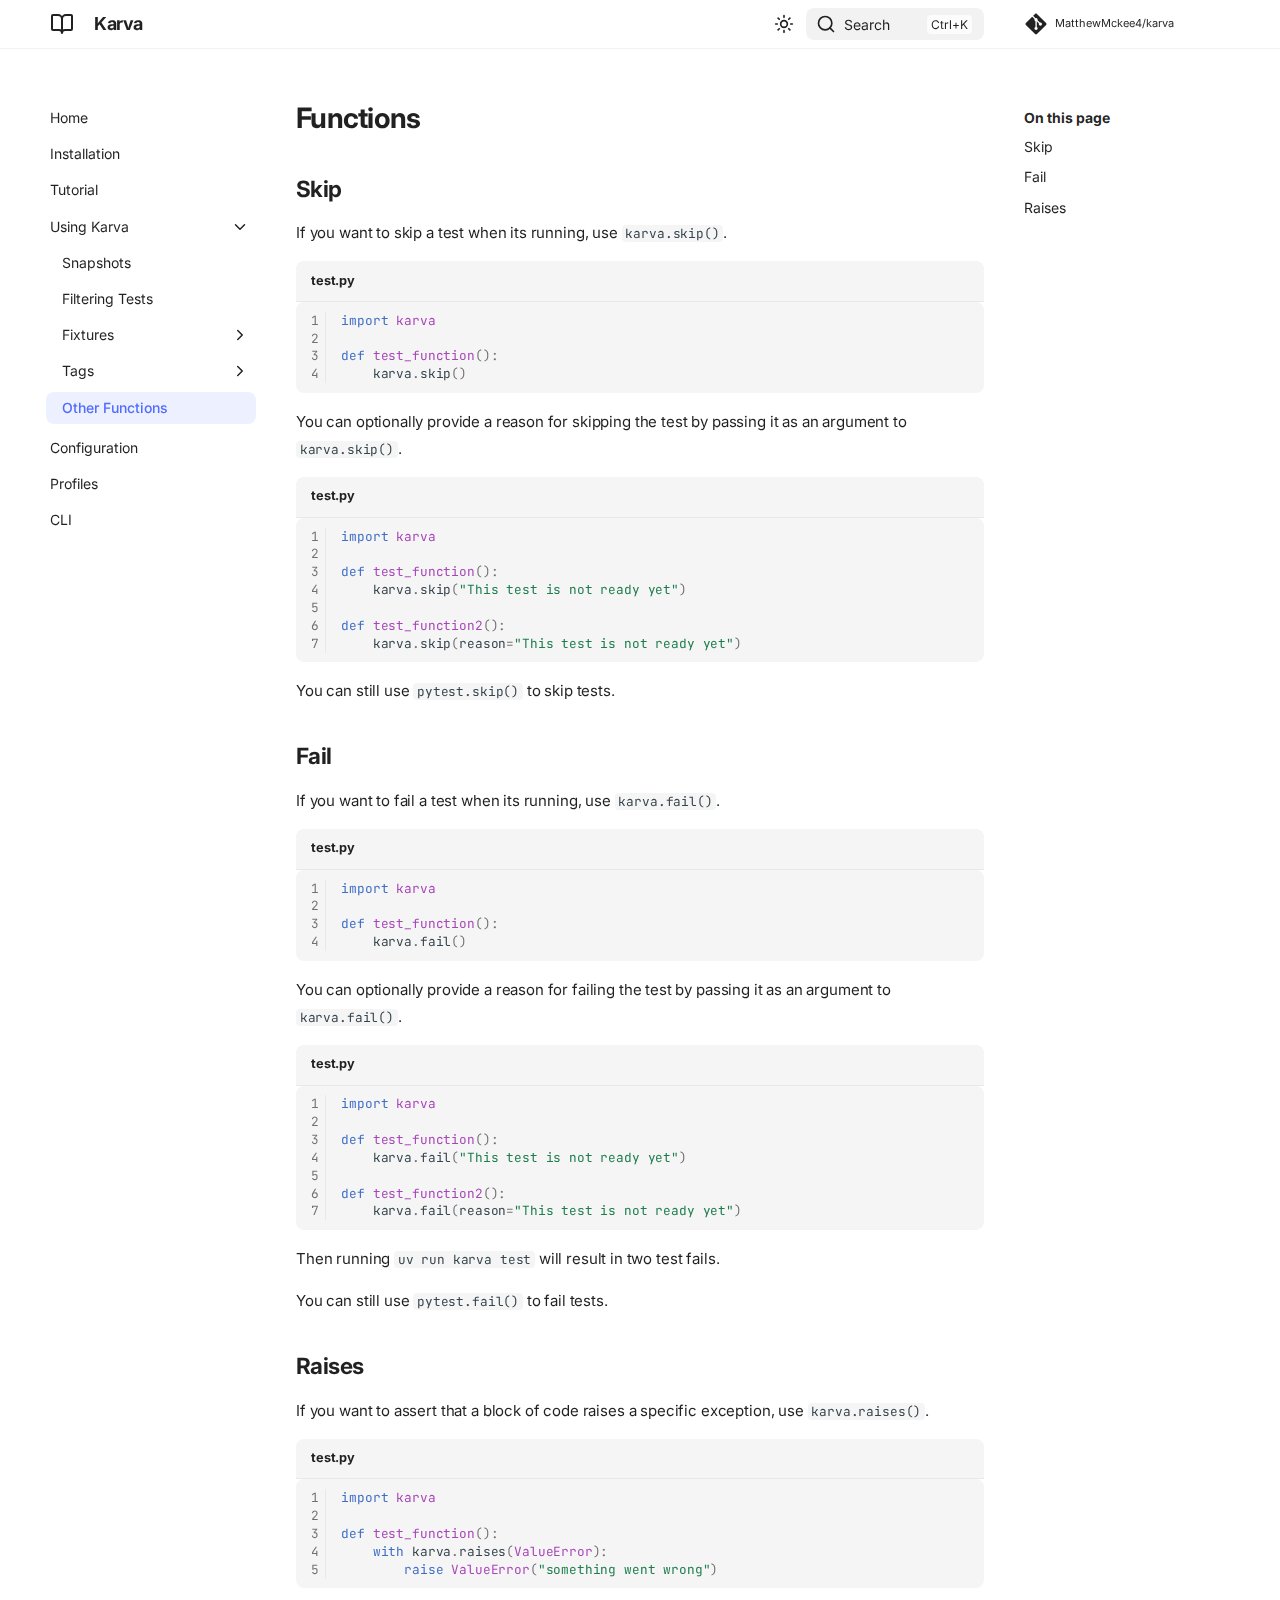
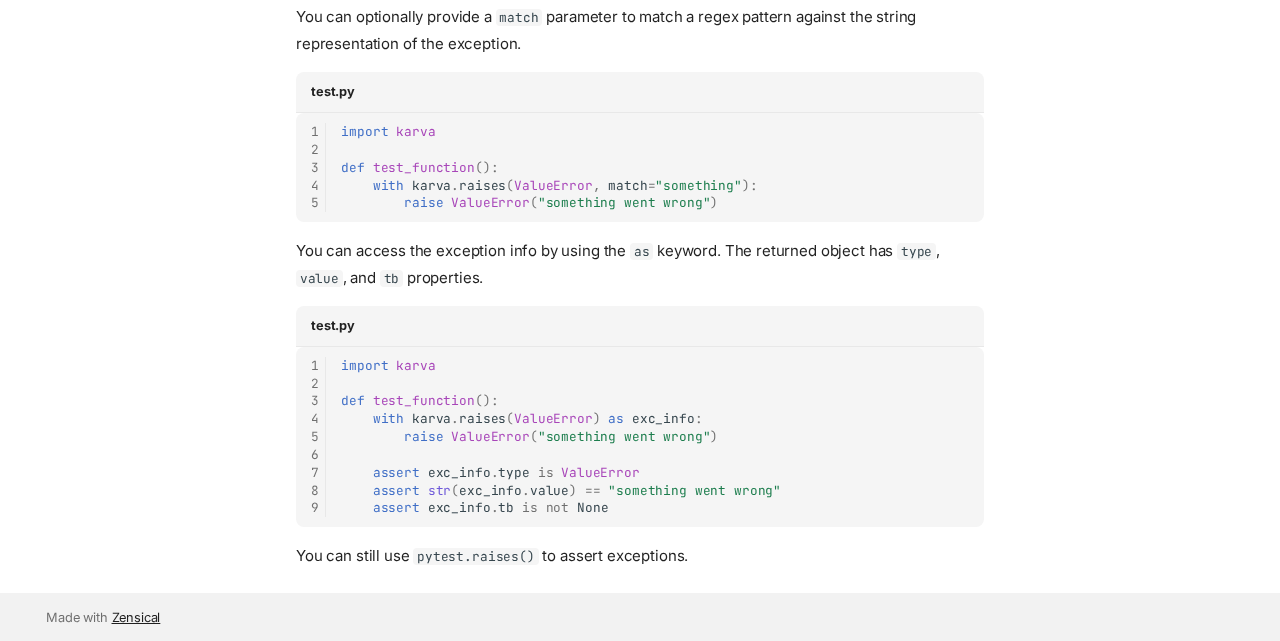
<file: usage/functions/index.html>
<!doctype html>
<html lang="en" class="no-js">
  <head>
    
      <meta charset="utf-8">
      <meta name="viewport" content="width=device-width,initial-scale=1">
      
        <meta name="description" content="A Python test framework, written in Rust">
      
      
        <meta name="author" content="Matthew McKee">
      
      
        <link rel="canonical" href="https://matthewmckee4.github.io/karva/usage/functions/">
      
      
        <link rel="prev" href="../tags/expect_fail/">
      
      
        <link rel="next" href="../../configuration/">
      
      
        
      
      
      <link rel="icon" href="../../assets/images/favicon.png">
      <meta name="generator" content="zensical-0.0.10">
    
    
      
        <title>Functions - Karva</title>
      
    
    
      
        
      
      <link rel="stylesheet" href="../../assets/stylesheets/modern/main.eafc6f7f.min.css">
      
        
          
        
        <link rel="stylesheet" href="../../assets/stylesheets/modern/palette.dfe2e883.min.css">
      
      
  
  
    
  
    
  
    
  
    
  
    
  
    
  
    
  
    
  
    
  
    
  
    
  
    
  
  
  <style>:root{}</style>



    
    
      
    
    
      
        
        
        <link rel="preconnect" href="https://fonts.gstatic.com" crossorigin>
        <link rel="stylesheet" href="https://fonts.googleapis.com/css?family=Inter:300,300i,400,400i,500,500i,700,700i%7CJetBrains+Mono:400,400i,700,700i&display=fallback">
        <style>:root{--md-text-font:"Inter";--md-code-font:"JetBrains Mono"}</style>
      
    
    
      <link rel="stylesheet" href="../../stylesheets/extra.css">
    
    <script>__md_scope=new URL("../..",location),__md_hash=e=>[...e].reduce(((e,t)=>(e<<5)-e+t.charCodeAt(0)),0),__md_get=(e,t=localStorage,a=__md_scope)=>JSON.parse(t.getItem(a.pathname+"."+e)),__md_set=(e,t,a=localStorage,_=__md_scope)=>{try{a.setItem(_.pathname+"."+e,JSON.stringify(t))}catch(e){}},document.documentElement.setAttribute("data-platform",navigator.platform)</script>
    
      

    
    
  </head>
  
  
    
    
      
    
    
    
    
    <body dir="ltr" data-md-color-scheme="default" data-md-color-primary="custom" data-md-color-accent="indigo">
  
    
    <input class="md-toggle" data-md-toggle="drawer" type="checkbox" id="__drawer" autocomplete="off">
    <input class="md-toggle" data-md-toggle="search" type="checkbox" id="__search" autocomplete="off">
    <label class="md-overlay" for="__drawer"></label>
    <div data-md-component="skip">
      
        
        <a href="#skip" class="md-skip">
          Skip to content
        </a>
      
    </div>
    <div data-md-component="announce">
      
    </div>
    
    
      

  

<header class="md-header md-header--shadow" data-md-component="header">
  <nav class="md-header__inner md-grid" aria-label="Header">
    <a href="../.." title="Karva" class="md-header__button md-logo" aria-label="Karva" data-md-component="logo">
      
  
  <svg xmlns="http://www.w3.org/2000/svg" fill="none" stroke="currentColor" stroke-linecap="round" stroke-linejoin="round" stroke-width="2" class="lucide lucide-book-open" viewBox="0 0 24 24"><path d="M12 7v14M3 18a1 1 0 0 1-1-1V4a1 1 0 0 1 1-1h5a4 4 0 0 1 4 4 4 4 0 0 1 4-4h5a1 1 0 0 1 1 1v13a1 1 0 0 1-1 1h-6a3 3 0 0 0-3 3 3 3 0 0 0-3-3z"/></svg>

    </a>
    <label class="md-header__button md-icon" for="__drawer">
      
      <svg xmlns="http://www.w3.org/2000/svg" fill="none" stroke="currentColor" stroke-linecap="round" stroke-linejoin="round" stroke-width="2" class="lucide lucide-menu" viewBox="0 0 24 24"><path d="M4 5h16M4 12h16M4 19h16"/></svg>
    </label>
    <div class="md-header__title" data-md-component="header-title">
      <div class="md-header__ellipsis">
        <div class="md-header__topic">
          <span class="md-ellipsis">
            Karva
          </span>
        </div>
        <div class="md-header__topic" data-md-component="header-topic">
          <span class="md-ellipsis">
            
              Functions
            
          </span>
        </div>
      </div>
    </div>
    
      
        <form class="md-header__option" data-md-component="palette">
  
    
    
    
    <input class="md-option" data-md-color-media="(prefers-color-scheme: light)" data-md-color-scheme="default" data-md-color-primary="custom" data-md-color-accent="indigo"  aria-label="Switch to dark mode"  type="radio" name="__palette" id="__palette_0">
    
      <label class="md-header__button md-icon" title="Switch to dark mode" for="__palette_1" hidden>
        <svg xmlns="http://www.w3.org/2000/svg" fill="none" stroke="currentColor" stroke-linecap="round" stroke-linejoin="round" stroke-width="2" class="lucide lucide-sun" viewBox="0 0 24 24"><circle cx="12" cy="12" r="4"/><path d="M12 2v2M12 20v2M4.93 4.93l1.41 1.41M17.66 17.66l1.41 1.41M2 12h2M20 12h2M6.34 17.66l-1.41 1.41M19.07 4.93l-1.41 1.41"/></svg>
      </label>
    
  
    
    
    
    <input class="md-option" data-md-color-media="(prefers-color-scheme: dark)" data-md-color-scheme="slate" data-md-color-primary="custom" data-md-color-accent="indigo"  aria-label="Switch to light mode"  type="radio" name="__palette" id="__palette_1">
    
      <label class="md-header__button md-icon" title="Switch to light mode" for="__palette_0" hidden>
        <svg xmlns="http://www.w3.org/2000/svg" fill="none" stroke="currentColor" stroke-linecap="round" stroke-linejoin="round" stroke-width="2" class="lucide lucide-moon" viewBox="0 0 24 24"><path d="M20.985 12.486a9 9 0 1 1-9.473-9.472c.405-.022.617.46.402.803a6 6 0 0 0 8.268 8.268c.344-.215.825-.004.803.401"/></svg>
      </label>
    
  
</form>
      
    
    
      <script>var palette=__md_get("__palette");if(palette&&palette.color){if("(prefers-color-scheme)"===palette.color.media){var media=matchMedia("(prefers-color-scheme: light)"),input=document.querySelector(media.matches?"[data-md-color-media='(prefers-color-scheme: light)']":"[data-md-color-media='(prefers-color-scheme: dark)']");palette.color.media=input.getAttribute("data-md-color-media"),palette.color.scheme=input.getAttribute("data-md-color-scheme"),palette.color.primary=input.getAttribute("data-md-color-primary"),palette.color.accent=input.getAttribute("data-md-color-accent")}for(var[key,value]of Object.entries(palette.color))document.body.setAttribute("data-md-color-"+key,value)}</script>
    
    
    
      
      
        <label class="md-header__button md-icon" for="__search">
          
          <svg xmlns="http://www.w3.org/2000/svg" fill="none" stroke="currentColor" stroke-linecap="round" stroke-linejoin="round" stroke-width="2" class="lucide lucide-search" viewBox="0 0 24 24"><path d="m21 21-4.34-4.34"/><circle cx="11" cy="11" r="8"/></svg>
        </label>
        <div class="md-search" data-md-component="search" role="dialog" aria-label="Search">
  <button type="button" class="md-search__button">
    Search
  </button>
</div>
      
    
    <div class="md-header__source">
      
        <a href="https://github.com/MatthewMckee4/karva" title="Go to repository" class="md-source" data-md-component="source">
  <div class="md-source__icon md-icon">
    
    <svg xmlns="http://www.w3.org/2000/svg" viewBox="0 0 448 512"><!--! Font Awesome Free 7.1.0 by @fontawesome - https://fontawesome.com License - https://fontawesome.com/license/free (Icons: CC BY 4.0, Fonts: SIL OFL 1.1, Code: MIT License) Copyright 2025 Fonticons, Inc.--><path fill="currentColor" d="M439.6 236.1 244 40.5c-5.4-5.5-12.8-8.5-20.4-8.5s-15 3-20.4 8.4L162.5 81l51.5 51.5c27.1-9.1 52.7 16.8 43.4 43.7l49.7 49.7c34.2-11.8 61.2 31 35.5 56.7-26.5 26.5-70.2-2.9-56-37.3L240.3 199v121.9c25.3 12.5 22.3 41.8 9.1 55-6.4 6.4-15.2 10.1-24.3 10.1s-17.8-3.6-24.3-10.1c-17.6-17.6-11.1-46.9 11.2-56v-123c-20.8-8.5-24.6-30.7-18.6-45L142.6 101 8.5 235.1C3 240.6 0 247.9 0 255.5s3 15 8.5 20.4l195.6 195.7c5.4 5.4 12.7 8.4 20.4 8.4s15-3 20.4-8.4l194.7-194.7c5.4-5.4 8.4-12.8 8.4-20.4s-3-15-8.4-20.4"/></svg>
  </div>
  <div class="md-source__repository">
    MatthewMckee4/karva
  </div>
</a>
      
    </div>
  </nav>
  
</header>
    
    <div class="md-container" data-md-component="container">
      
      
        
          
        
      
      <main class="md-main" data-md-component="main">
        <div class="md-main__inner md-grid">
          
            
              
              <div class="md-sidebar md-sidebar--primary" data-md-component="sidebar" data-md-type="navigation" >
                <div class="md-sidebar__scrollwrap">
                  <div class="md-sidebar__inner">
                    



<nav class="md-nav md-nav--primary" aria-label="Navigation" data-md-level="0">
  <label class="md-nav__title" for="__drawer">
    <a href="../.." title="Karva" class="md-nav__button md-logo" aria-label="Karva" data-md-component="logo">
      
  
  <svg xmlns="http://www.w3.org/2000/svg" fill="none" stroke="currentColor" stroke-linecap="round" stroke-linejoin="round" stroke-width="2" class="lucide lucide-book-open" viewBox="0 0 24 24"><path d="M12 7v14M3 18a1 1 0 0 1-1-1V4a1 1 0 0 1 1-1h5a4 4 0 0 1 4 4 4 4 0 0 1 4-4h5a1 1 0 0 1 1 1v13a1 1 0 0 1-1 1h-6a3 3 0 0 0-3 3 3 3 0 0 0-3-3z"/></svg>

    </a>
    Karva
  </label>
  
    <div class="md-nav__source">
      <a href="https://github.com/MatthewMckee4/karva" title="Go to repository" class="md-source" data-md-component="source">
  <div class="md-source__icon md-icon">
    
    <svg xmlns="http://www.w3.org/2000/svg" viewBox="0 0 448 512"><!--! Font Awesome Free 7.1.0 by @fontawesome - https://fontawesome.com License - https://fontawesome.com/license/free (Icons: CC BY 4.0, Fonts: SIL OFL 1.1, Code: MIT License) Copyright 2025 Fonticons, Inc.--><path fill="currentColor" d="M439.6 236.1 244 40.5c-5.4-5.5-12.8-8.5-20.4-8.5s-15 3-20.4 8.4L162.5 81l51.5 51.5c27.1-9.1 52.7 16.8 43.4 43.7l49.7 49.7c34.2-11.8 61.2 31 35.5 56.7-26.5 26.5-70.2-2.9-56-37.3L240.3 199v121.9c25.3 12.5 22.3 41.8 9.1 55-6.4 6.4-15.2 10.1-24.3 10.1s-17.8-3.6-24.3-10.1c-17.6-17.6-11.1-46.9 11.2-56v-123c-20.8-8.5-24.6-30.7-18.6-45L142.6 101 8.5 235.1C3 240.6 0 247.9 0 255.5s3 15 8.5 20.4l195.6 195.7c5.4 5.4 12.7 8.4 20.4 8.4s15-3 20.4-8.4l194.7-194.7c5.4-5.4 8.4-12.8 8.4-20.4s-3-15-8.4-20.4"/></svg>
  </div>
  <div class="md-source__repository">
    MatthewMckee4/karva
  </div>
</a>
    </div>
  
  <ul class="md-nav__list" data-md-scrollfix>
    
      
      
  
  
  
  
    <li class="md-nav__item">
      <a href="../.." class="md-nav__link">
        
  
  
  <span class="md-ellipsis">
    
  
    Home
  

    
  </span>
  
  

      </a>
    </li>
  

    
      
      
  
  
  
  
    <li class="md-nav__item">
      <a href="../../installation/" class="md-nav__link">
        
  
  
  <span class="md-ellipsis">
    
  
    Installation
  

    
  </span>
  
  

      </a>
    </li>
  

    
      
      
  
  
  
  
    <li class="md-nav__item">
      <a href="../../tutorial/" class="md-nav__link">
        
  
  
  <span class="md-ellipsis">
    
  
    Tutorial
  

    
  </span>
  
  

      </a>
    </li>
  

    
      
      
  
  
    
  
  
  
    
    
    
    
    
    <li class="md-nav__item md-nav__item--active md-nav__item--nested">
      
        
        
        <input class="md-nav__toggle md-toggle " type="checkbox" id="__nav_4" checked>
        
          
          <label class="md-nav__link" for="__nav_4" id="__nav_4_label" tabindex="0">
            
  
  
  <span class="md-ellipsis">
    
  
    Using Karva
  

    
  </span>
  
  

            <span class="md-nav__icon md-icon"></span>
          </label>
        
        <nav class="md-nav" data-md-level="1" aria-labelledby="__nav_4_label" aria-expanded="true">
          <label class="md-nav__title" for="__nav_4">
            <span class="md-nav__icon md-icon"></span>
            
  
    Using Karva
  

          </label>
          <ul class="md-nav__list" data-md-scrollfix>
            
              
                
  
  
  
  
    <li class="md-nav__item">
      <a href="../snapshots/" class="md-nav__link">
        
  
  
  <span class="md-ellipsis">
    
  
    Snapshots
  

    
  </span>
  
  

      </a>
    </li>
  

              
            
              
                
  
  
  
  
    <li class="md-nav__item">
      <a href="../filtering/" class="md-nav__link">
        
  
  
  <span class="md-ellipsis">
    
  
    Filtering Tests
  

    
  </span>
  
  

      </a>
    </li>
  

              
            
              
                
  
  
  
  
    
    
    
    
    
    <li class="md-nav__item md-nav__item--nested">
      
        
        
        <input class="md-nav__toggle md-toggle " type="checkbox" id="__nav_4_3" >
        
          
          <label class="md-nav__link" for="__nav_4_3" id="__nav_4_3_label" tabindex="0">
            
  
  
  <span class="md-ellipsis">
    
  
    Fixtures
  

    
  </span>
  
  

            <span class="md-nav__icon md-icon"></span>
          </label>
        
        <nav class="md-nav" data-md-level="2" aria-labelledby="__nav_4_3_label" aria-expanded="false">
          <label class="md-nav__title" for="__nav_4_3">
            <span class="md-nav__icon md-icon"></span>
            
  
    Fixtures
  

          </label>
          <ul class="md-nav__list" data-md-scrollfix>
            
              
                
  
  
  
  
    <li class="md-nav__item">
      <a href="../fixtures/fixtures/" class="md-nav__link">
        
  
  
  <span class="md-ellipsis">
    
  
    Fixtures
  

    
  </span>
  
  

      </a>
    </li>
  

              
            
              
                
  
  
  
  
    <li class="md-nav__item">
      <a href="../fixtures/builtin/" class="md-nav__link">
        
  
  
  <span class="md-ellipsis">
    
  
    Built In
  

    
  </span>
  
  

      </a>
    </li>
  

              
            
          </ul>
        </nav>
      
    </li>
  

              
            
              
                
  
  
  
  
    
    
    
    
    
    <li class="md-nav__item md-nav__item--nested">
      
        
        
        <input class="md-nav__toggle md-toggle " type="checkbox" id="__nav_4_4" >
        
          
          <label class="md-nav__link" for="__nav_4_4" id="__nav_4_4_label" tabindex="0">
            
  
  
  <span class="md-ellipsis">
    
  
    Tags
  

    
  </span>
  
  

            <span class="md-nav__icon md-icon"></span>
          </label>
        
        <nav class="md-nav" data-md-level="2" aria-labelledby="__nav_4_4_label" aria-expanded="false">
          <label class="md-nav__title" for="__nav_4_4">
            <span class="md-nav__icon md-icon"></span>
            
  
    Tags
  

          </label>
          <ul class="md-nav__list" data-md-scrollfix>
            
              
                
  
  
  
  
    <li class="md-nav__item">
      <a href="../tags/parametrize/" class="md-nav__link">
        
  
  
  <span class="md-ellipsis">
    
  
    Parametrize
  

    
  </span>
  
  

      </a>
    </li>
  

              
            
              
                
  
  
  
  
    <li class="md-nav__item">
      <a href="../tags/skip/" class="md-nav__link">
        
  
  
  <span class="md-ellipsis">
    
  
    Skip
  

    
  </span>
  
  

      </a>
    </li>
  

              
            
              
                
  
  
  
  
    <li class="md-nav__item">
      <a href="../tags/expect_fail/" class="md-nav__link">
        
  
  
  <span class="md-ellipsis">
    
  
    Expect Fail
  

    
  </span>
  
  

      </a>
    </li>
  

              
            
          </ul>
        </nav>
      
    </li>
  

              
            
              
                
  
  
    
  
  
  
    <li class="md-nav__item md-nav__item--active">
      
      <input class="md-nav__toggle md-toggle" type="checkbox" id="__toc">
      
      
      
        <label class="md-nav__link md-nav__link--active" for="__toc">
          
  
  
  <span class="md-ellipsis">
    
  
    Other Functions
  

    
  </span>
  
  

          <span class="md-nav__icon md-icon"></span>
        </label>
      
      <a href="./" class="md-nav__link md-nav__link--active">
        
  
  
  <span class="md-ellipsis">
    
  
    Other Functions
  

    
  </span>
  
  

      </a>
      
        


<nav class="md-nav md-nav--secondary" aria-label="On this page">
  
  
  
  
    <label class="md-nav__title" for="__toc">
      <span class="md-nav__icon md-icon"></span>
      On this page
    </label>
    <ul class="md-nav__list" data-md-component="toc" data-md-scrollfix>
      
        <li class="md-nav__item">
  <a href="#skip" class="md-nav__link">
    <span class="md-ellipsis">
      
        Skip
      
    </span>
  </a>
  
</li>
      
        <li class="md-nav__item">
  <a href="#fail" class="md-nav__link">
    <span class="md-ellipsis">
      
        Fail
      
    </span>
  </a>
  
</li>
      
        <li class="md-nav__item">
  <a href="#raises" class="md-nav__link">
    <span class="md-ellipsis">
      
        Raises
      
    </span>
  </a>
  
</li>
      
    </ul>
  
</nav>
      
    </li>
  

              
            
          </ul>
        </nav>
      
    </li>
  

    
      
      
  
  
  
  
    <li class="md-nav__item">
      <a href="../../configuration/" class="md-nav__link">
        
  
  
  <span class="md-ellipsis">
    
  
    Configuration
  

    
  </span>
  
  

      </a>
    </li>
  

    
      
      
  
  
  
  
    <li class="md-nav__item">
      <a href="../../profiles/" class="md-nav__link">
        
  
  
  <span class="md-ellipsis">
    
  
    Profiles
  

    
  </span>
  
  

      </a>
    </li>
  

    
      
      
  
  
  
  
    <li class="md-nav__item">
      <a href="../../cli/" class="md-nav__link">
        
  
  
  <span class="md-ellipsis">
    
  
    CLI
  

    
  </span>
  
  

      </a>
    </li>
  

    
  </ul>
</nav>
                  </div>
                </div>
              </div>
            
            
              
              <div class="md-sidebar md-sidebar--secondary" data-md-component="sidebar" data-md-type="toc" >
                <div class="md-sidebar__scrollwrap">
                  <div class="md-sidebar__inner">
                    


<nav class="md-nav md-nav--secondary" aria-label="On this page">
  
  
  
  
    <label class="md-nav__title" for="__toc">
      <span class="md-nav__icon md-icon"></span>
      On this page
    </label>
    <ul class="md-nav__list" data-md-component="toc" data-md-scrollfix>
      
        <li class="md-nav__item">
  <a href="#skip" class="md-nav__link">
    <span class="md-ellipsis">
      
        Skip
      
    </span>
  </a>
  
</li>
      
        <li class="md-nav__item">
  <a href="#fail" class="md-nav__link">
    <span class="md-ellipsis">
      
        Fail
      
    </span>
  </a>
  
</li>
      
        <li class="md-nav__item">
  <a href="#raises" class="md-nav__link">
    <span class="md-ellipsis">
      
        Raises
      
    </span>
  </a>
  
</li>
      
    </ul>
  
</nav>
                  </div>
                </div>
              </div>
            
          
          
            <div class="md-content" data-md-component="content">
              
              <article class="md-content__inner md-typeset">
                
                  

  <h1>Functions</h1>

<h2 id="skip">Skip</h2>
<p>If you want to skip a test when its running, use <code>karva.skip()</code>.</p>
<div class="highlight"><table class="highlighttable"><tr><th colspan="2" class="filename"><span class="filename">test.py</span></th></tr><tr><td class="linenos"><div class="linenodiv"><pre><span></span><span class="normal">1</span>
<span class="normal">2</span>
<span class="normal">3</span>
<span class="normal">4</span></pre></div></td><td class="code"><div><pre><span></span><code><span class="kn">import</span><span class="w"> </span><span class="nn">karva</span>

<span class="k">def</span><span class="w"> </span><span class="nf">test_function</span><span class="p">():</span>
    <span class="n">karva</span><span class="o">.</span><span class="n">skip</span><span class="p">()</span>
</code></pre></div></td></tr></table></div>
<p>You can optionally provide a reason for skipping the test by passing it as an argument to <code>karva.skip()</code>.</p>
<div class="highlight"><table class="highlighttable"><tr><th colspan="2" class="filename"><span class="filename">test.py</span></th></tr><tr><td class="linenos"><div class="linenodiv"><pre><span></span><span class="normal">1</span>
<span class="normal">2</span>
<span class="normal">3</span>
<span class="normal">4</span>
<span class="normal">5</span>
<span class="normal">6</span>
<span class="normal">7</span></pre></div></td><td class="code"><div><pre><span></span><code><span class="kn">import</span><span class="w"> </span><span class="nn">karva</span>

<span class="k">def</span><span class="w"> </span><span class="nf">test_function</span><span class="p">():</span>
    <span class="n">karva</span><span class="o">.</span><span class="n">skip</span><span class="p">(</span><span class="s2">&quot;This test is not ready yet&quot;</span><span class="p">)</span>

<span class="k">def</span><span class="w"> </span><span class="nf">test_function2</span><span class="p">():</span>
    <span class="n">karva</span><span class="o">.</span><span class="n">skip</span><span class="p">(</span><span class="n">reason</span><span class="o">=</span><span class="s2">&quot;This test is not ready yet&quot;</span><span class="p">)</span>
</code></pre></div></td></tr></table></div>
<p>You can still use <code>pytest.skip()</code> to skip tests.</p>
<h2 id="fail">Fail</h2>
<p>If you want to fail a test when its running, use <code>karva.fail()</code>.</p>
<div class="highlight"><table class="highlighttable"><tr><th colspan="2" class="filename"><span class="filename">test.py</span></th></tr><tr><td class="linenos"><div class="linenodiv"><pre><span></span><span class="normal">1</span>
<span class="normal">2</span>
<span class="normal">3</span>
<span class="normal">4</span></pre></div></td><td class="code"><div><pre><span></span><code><span class="kn">import</span><span class="w"> </span><span class="nn">karva</span>

<span class="k">def</span><span class="w"> </span><span class="nf">test_function</span><span class="p">():</span>
    <span class="n">karva</span><span class="o">.</span><span class="n">fail</span><span class="p">()</span>
</code></pre></div></td></tr></table></div>
<p>You can optionally provide a reason for failing the test by passing it as an argument to <code>karva.fail()</code>.</p>
<div class="highlight"><table class="highlighttable"><tr><th colspan="2" class="filename"><span class="filename">test.py</span></th></tr><tr><td class="linenos"><div class="linenodiv"><pre><span></span><span class="normal">1</span>
<span class="normal">2</span>
<span class="normal">3</span>
<span class="normal">4</span>
<span class="normal">5</span>
<span class="normal">6</span>
<span class="normal">7</span></pre></div></td><td class="code"><div><pre><span></span><code><span class="kn">import</span><span class="w"> </span><span class="nn">karva</span>

<span class="k">def</span><span class="w"> </span><span class="nf">test_function</span><span class="p">():</span>
    <span class="n">karva</span><span class="o">.</span><span class="n">fail</span><span class="p">(</span><span class="s2">&quot;This test is not ready yet&quot;</span><span class="p">)</span>

<span class="k">def</span><span class="w"> </span><span class="nf">test_function2</span><span class="p">():</span>
    <span class="n">karva</span><span class="o">.</span><span class="n">fail</span><span class="p">(</span><span class="n">reason</span><span class="o">=</span><span class="s2">&quot;This test is not ready yet&quot;</span><span class="p">)</span>
</code></pre></div></td></tr></table></div>
<p>Then running <code>uv run karva test</code> will result in two test fails.</p>
<p>You can still use <code>pytest.fail()</code> to fail tests.</p>
<h2 id="raises">Raises</h2>
<p>If you want to assert that a block of code raises a specific exception, use <code>karva.raises()</code>.</p>
<div class="highlight"><table class="highlighttable"><tr><th colspan="2" class="filename"><span class="filename">test.py</span></th></tr><tr><td class="linenos"><div class="linenodiv"><pre><span></span><span class="normal">1</span>
<span class="normal">2</span>
<span class="normal">3</span>
<span class="normal">4</span>
<span class="normal">5</span></pre></div></td><td class="code"><div><pre><span></span><code><span class="kn">import</span><span class="w"> </span><span class="nn">karva</span>

<span class="k">def</span><span class="w"> </span><span class="nf">test_function</span><span class="p">():</span>
    <span class="k">with</span> <span class="n">karva</span><span class="o">.</span><span class="n">raises</span><span class="p">(</span><span class="ne">ValueError</span><span class="p">):</span>
        <span class="k">raise</span> <span class="ne">ValueError</span><span class="p">(</span><span class="s2">&quot;something went wrong&quot;</span><span class="p">)</span>
</code></pre></div></td></tr></table></div>
<p>You can optionally provide a <code>match</code> parameter to match a regex pattern against the string representation of the exception.</p>
<div class="highlight"><table class="highlighttable"><tr><th colspan="2" class="filename"><span class="filename">test.py</span></th></tr><tr><td class="linenos"><div class="linenodiv"><pre><span></span><span class="normal">1</span>
<span class="normal">2</span>
<span class="normal">3</span>
<span class="normal">4</span>
<span class="normal">5</span></pre></div></td><td class="code"><div><pre><span></span><code><span class="kn">import</span><span class="w"> </span><span class="nn">karva</span>

<span class="k">def</span><span class="w"> </span><span class="nf">test_function</span><span class="p">():</span>
    <span class="k">with</span> <span class="n">karva</span><span class="o">.</span><span class="n">raises</span><span class="p">(</span><span class="ne">ValueError</span><span class="p">,</span> <span class="n">match</span><span class="o">=</span><span class="s2">&quot;something&quot;</span><span class="p">):</span>
        <span class="k">raise</span> <span class="ne">ValueError</span><span class="p">(</span><span class="s2">&quot;something went wrong&quot;</span><span class="p">)</span>
</code></pre></div></td></tr></table></div>
<p>You can access the exception info by using the <code>as</code> keyword. The returned object has <code>type</code>, <code>value</code>, and <code>tb</code> properties.</p>
<div class="highlight"><table class="highlighttable"><tr><th colspan="2" class="filename"><span class="filename">test.py</span></th></tr><tr><td class="linenos"><div class="linenodiv"><pre><span></span><span class="normal">1</span>
<span class="normal">2</span>
<span class="normal">3</span>
<span class="normal">4</span>
<span class="normal">5</span>
<span class="normal">6</span>
<span class="normal">7</span>
<span class="normal">8</span>
<span class="normal">9</span></pre></div></td><td class="code"><div><pre><span></span><code><span class="kn">import</span><span class="w"> </span><span class="nn">karva</span>

<span class="k">def</span><span class="w"> </span><span class="nf">test_function</span><span class="p">():</span>
    <span class="k">with</span> <span class="n">karva</span><span class="o">.</span><span class="n">raises</span><span class="p">(</span><span class="ne">ValueError</span><span class="p">)</span> <span class="k">as</span> <span class="n">exc_info</span><span class="p">:</span>
        <span class="k">raise</span> <span class="ne">ValueError</span><span class="p">(</span><span class="s2">&quot;something went wrong&quot;</span><span class="p">)</span>

    <span class="k">assert</span> <span class="n">exc_info</span><span class="o">.</span><span class="n">type</span> <span class="ow">is</span> <span class="ne">ValueError</span>
    <span class="k">assert</span> <span class="nb">str</span><span class="p">(</span><span class="n">exc_info</span><span class="o">.</span><span class="n">value</span><span class="p">)</span> <span class="o">==</span> <span class="s2">&quot;something went wrong&quot;</span>
    <span class="k">assert</span> <span class="n">exc_info</span><span class="o">.</span><span class="n">tb</span> <span class="ow">is</span> <span class="ow">not</span> <span class="kc">None</span>
</code></pre></div></td></tr></table></div>
<p>You can still use <code>pytest.raises()</code> to assert exceptions.</p>














                
              </article>
            </div>
          
          
<script>var target=document.getElementById(location.hash.slice(1));target&&target.name&&(target.checked=target.name.startsWith("__tabbed_"))</script>
        </div>
        
      </main>
      
        <footer class="md-footer">
  
  <div class="md-footer-meta md-typeset">
    <div class="md-footer-meta__inner md-grid">
      <div class="md-copyright">
  
  
    Made with
    <a href="https://zensical.org/" target="_blank" rel="noopener">
      Zensical
    </a>
  
</div>
      
    </div>
  </div>
</footer>
      
    </div>
    <div class="md-dialog" data-md-component="dialog">
      <div class="md-dialog__inner md-typeset"></div>
    </div>
    
    
    
      
      
      
      <script id="__config" type="application/json">{"annotate":null,"base":"../..","features":["navigation.instant","search.highlight"],"search":"../../assets/javascripts/workers/search.5df7522c.min.js","tags":null,"translations":{"clipboard.copied":"Copied to clipboard","clipboard.copy":"Copy to clipboard","search.result.more.one":"1 more on this page","search.result.more.other":"# more on this page","search.result.none":"No matching documents","search.result.one":"1 matching document","search.result.other":"# matching documents","search.result.placeholder":"Type to start searching","search.result.term.missing":"Missing","select.version":"Select version"},"version":null}</script>
    
    
      <script src="../../assets/javascripts/bundle.21aa498e.min.js"></script>
      
    
  </body>
</html>
</file>
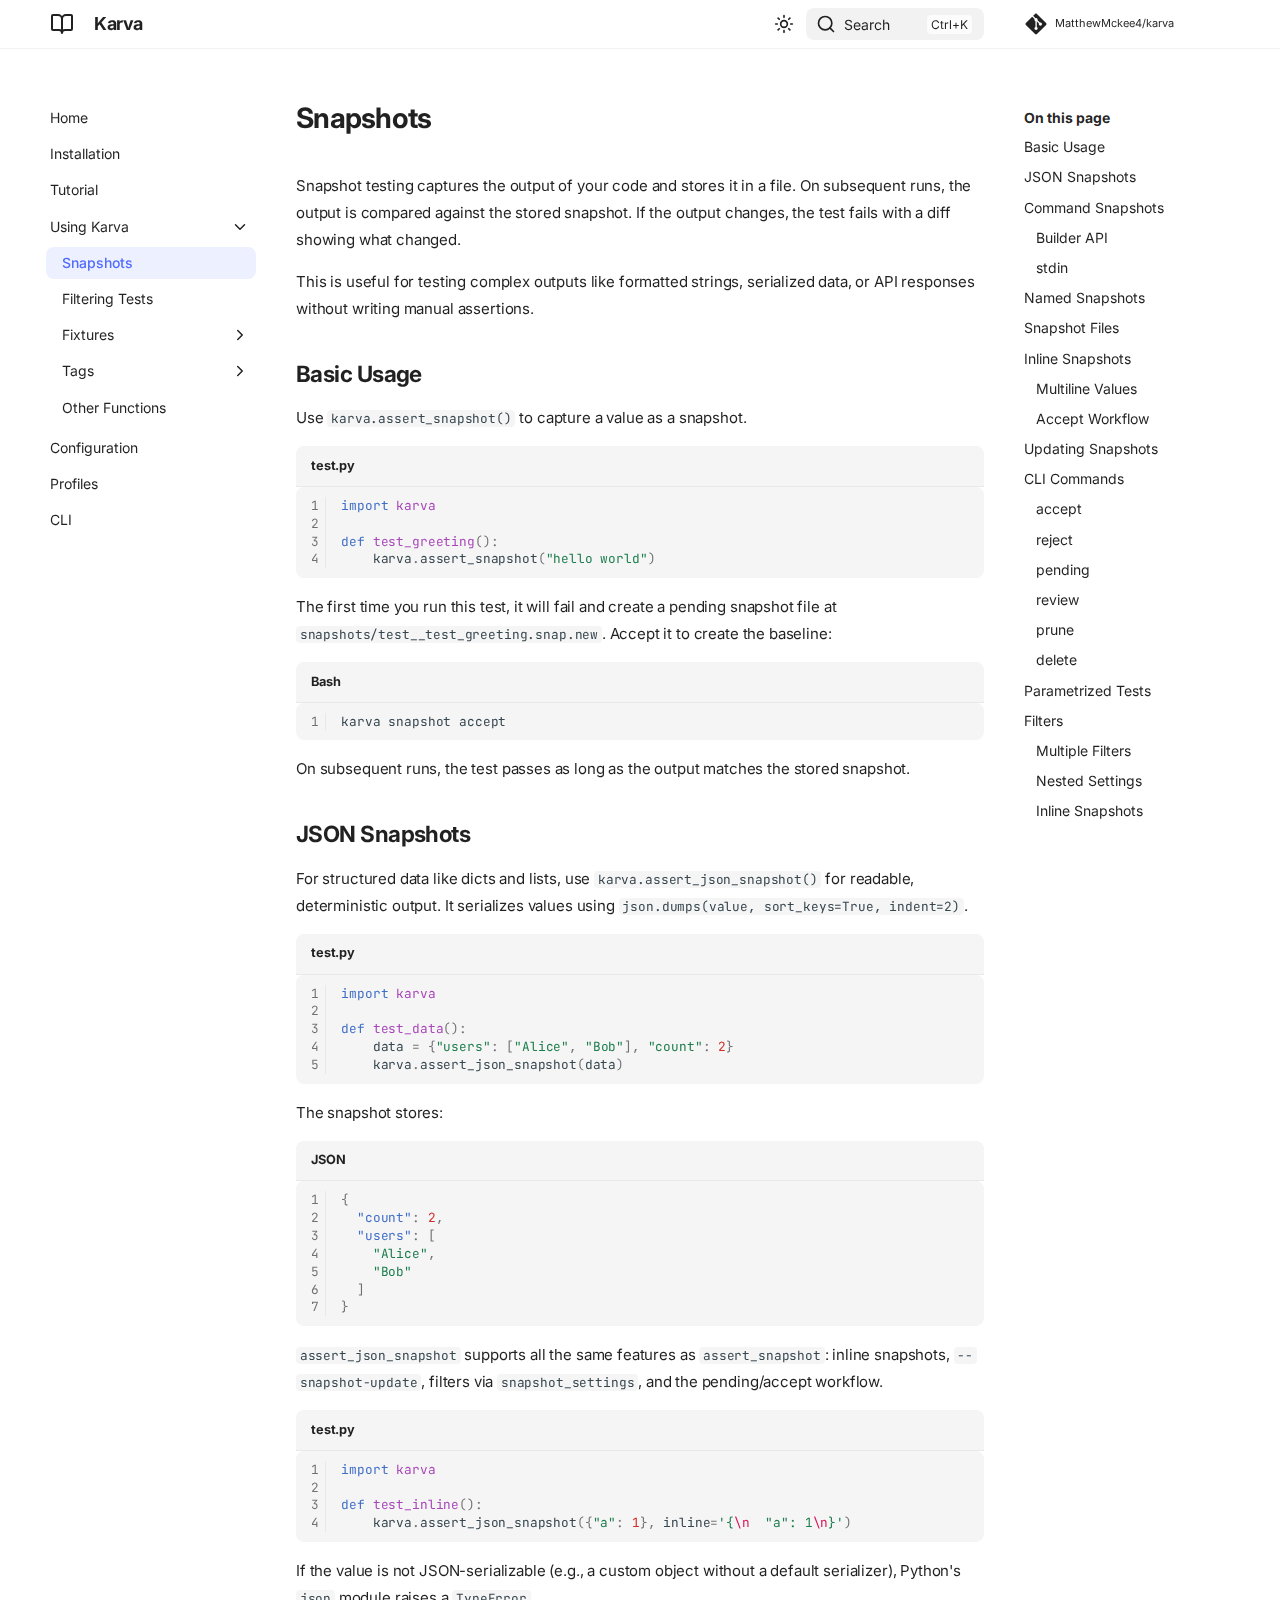
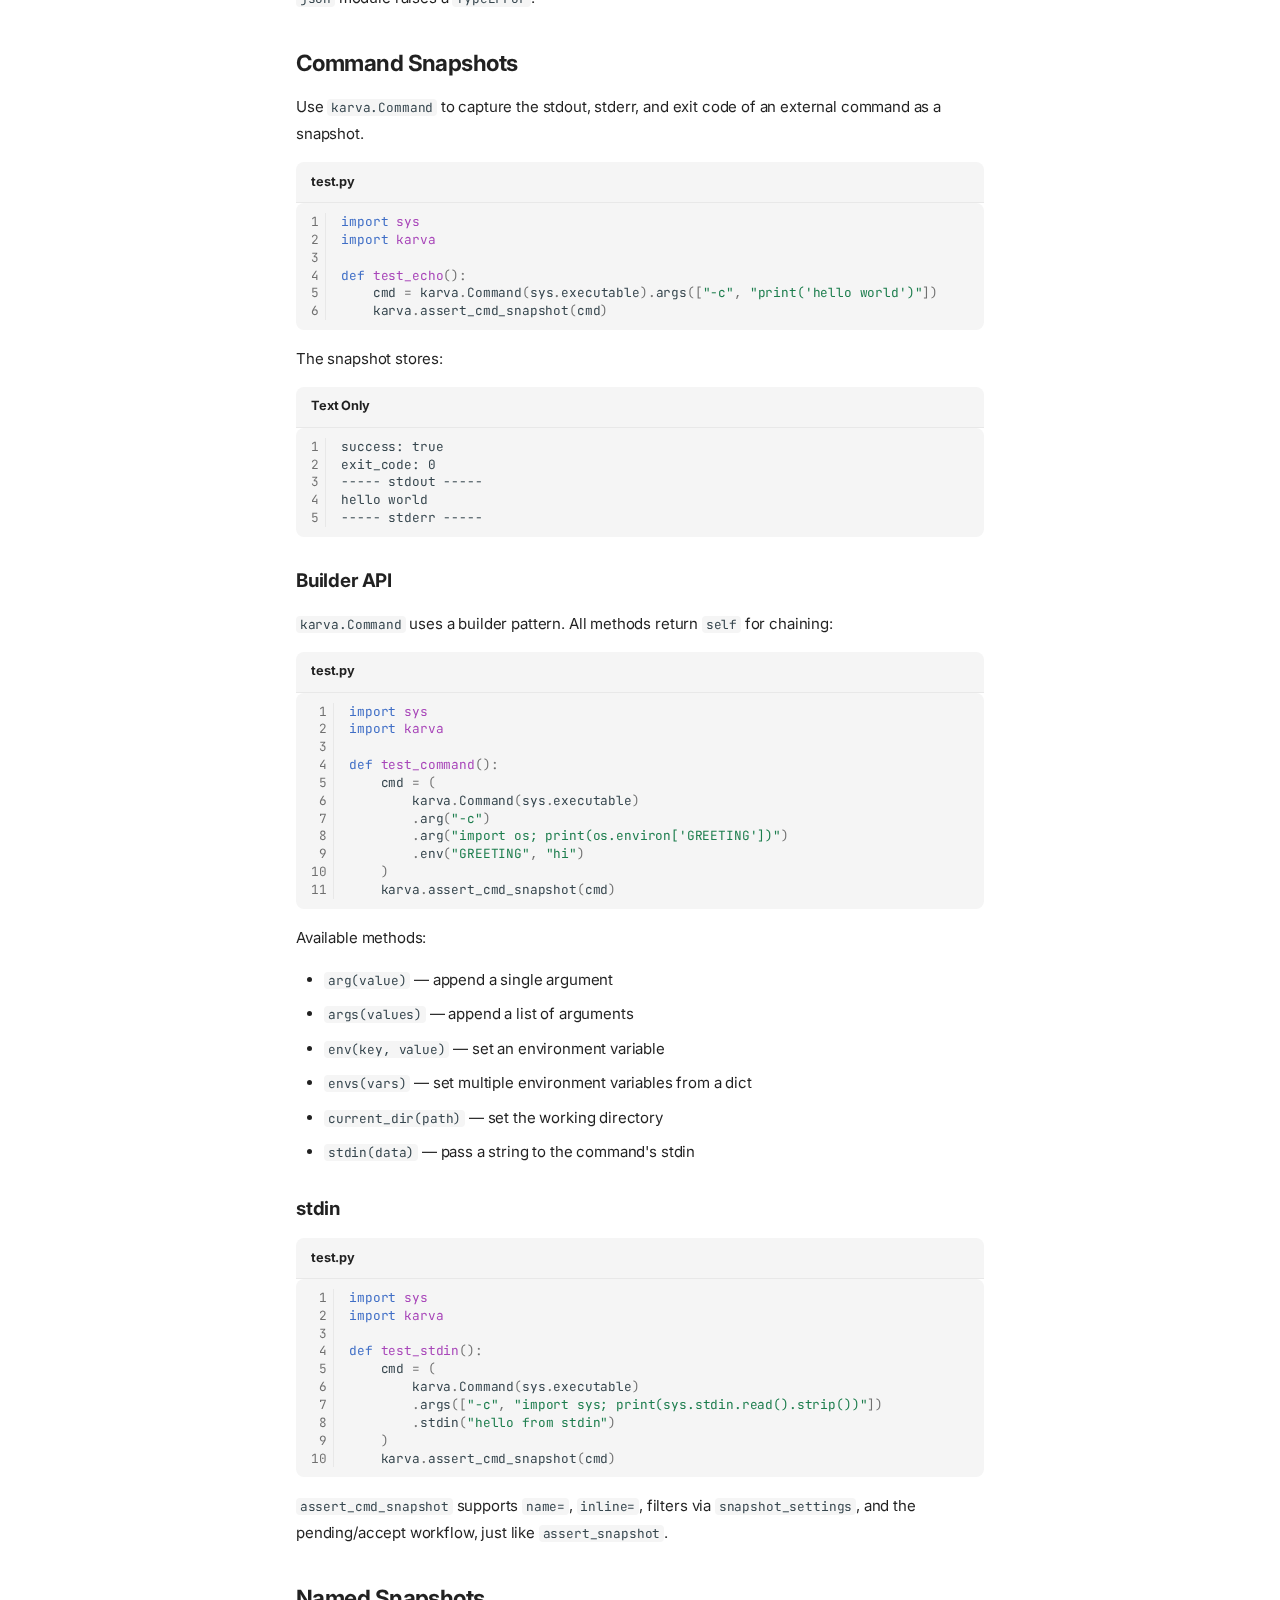
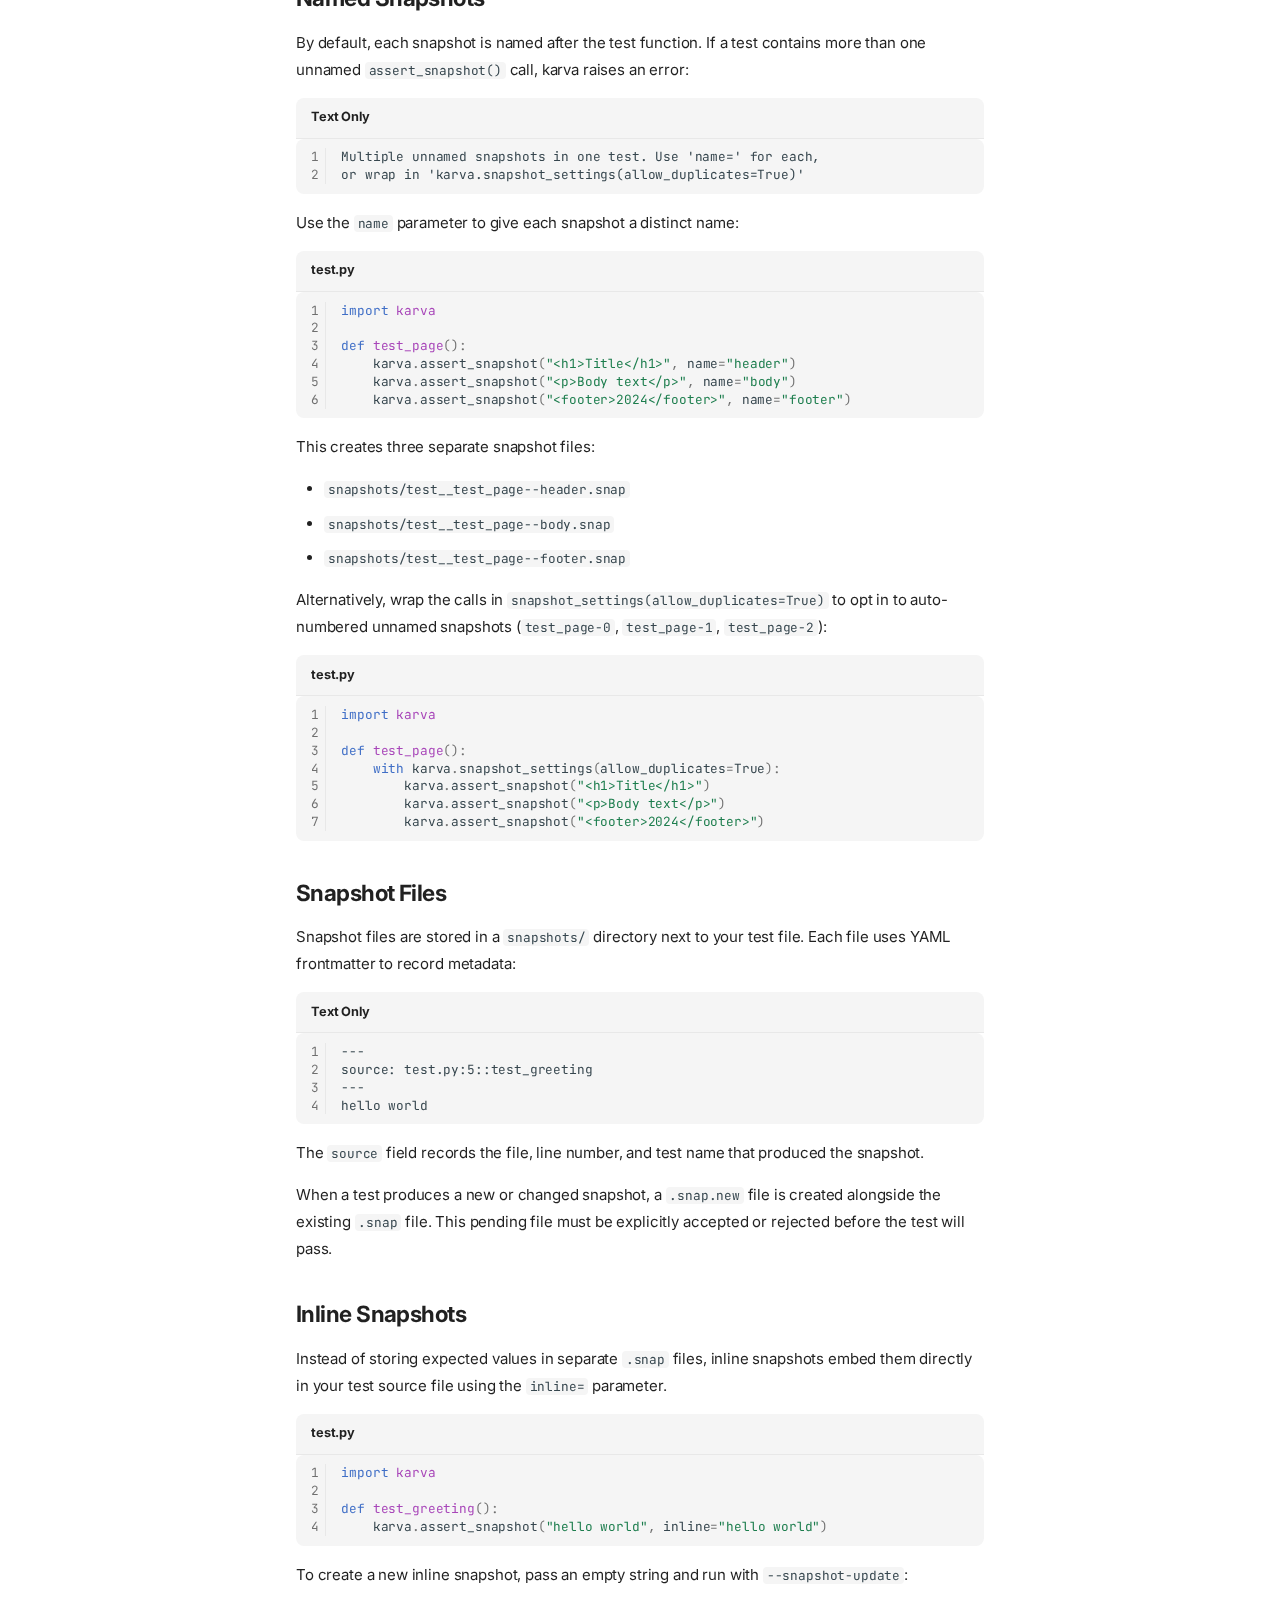
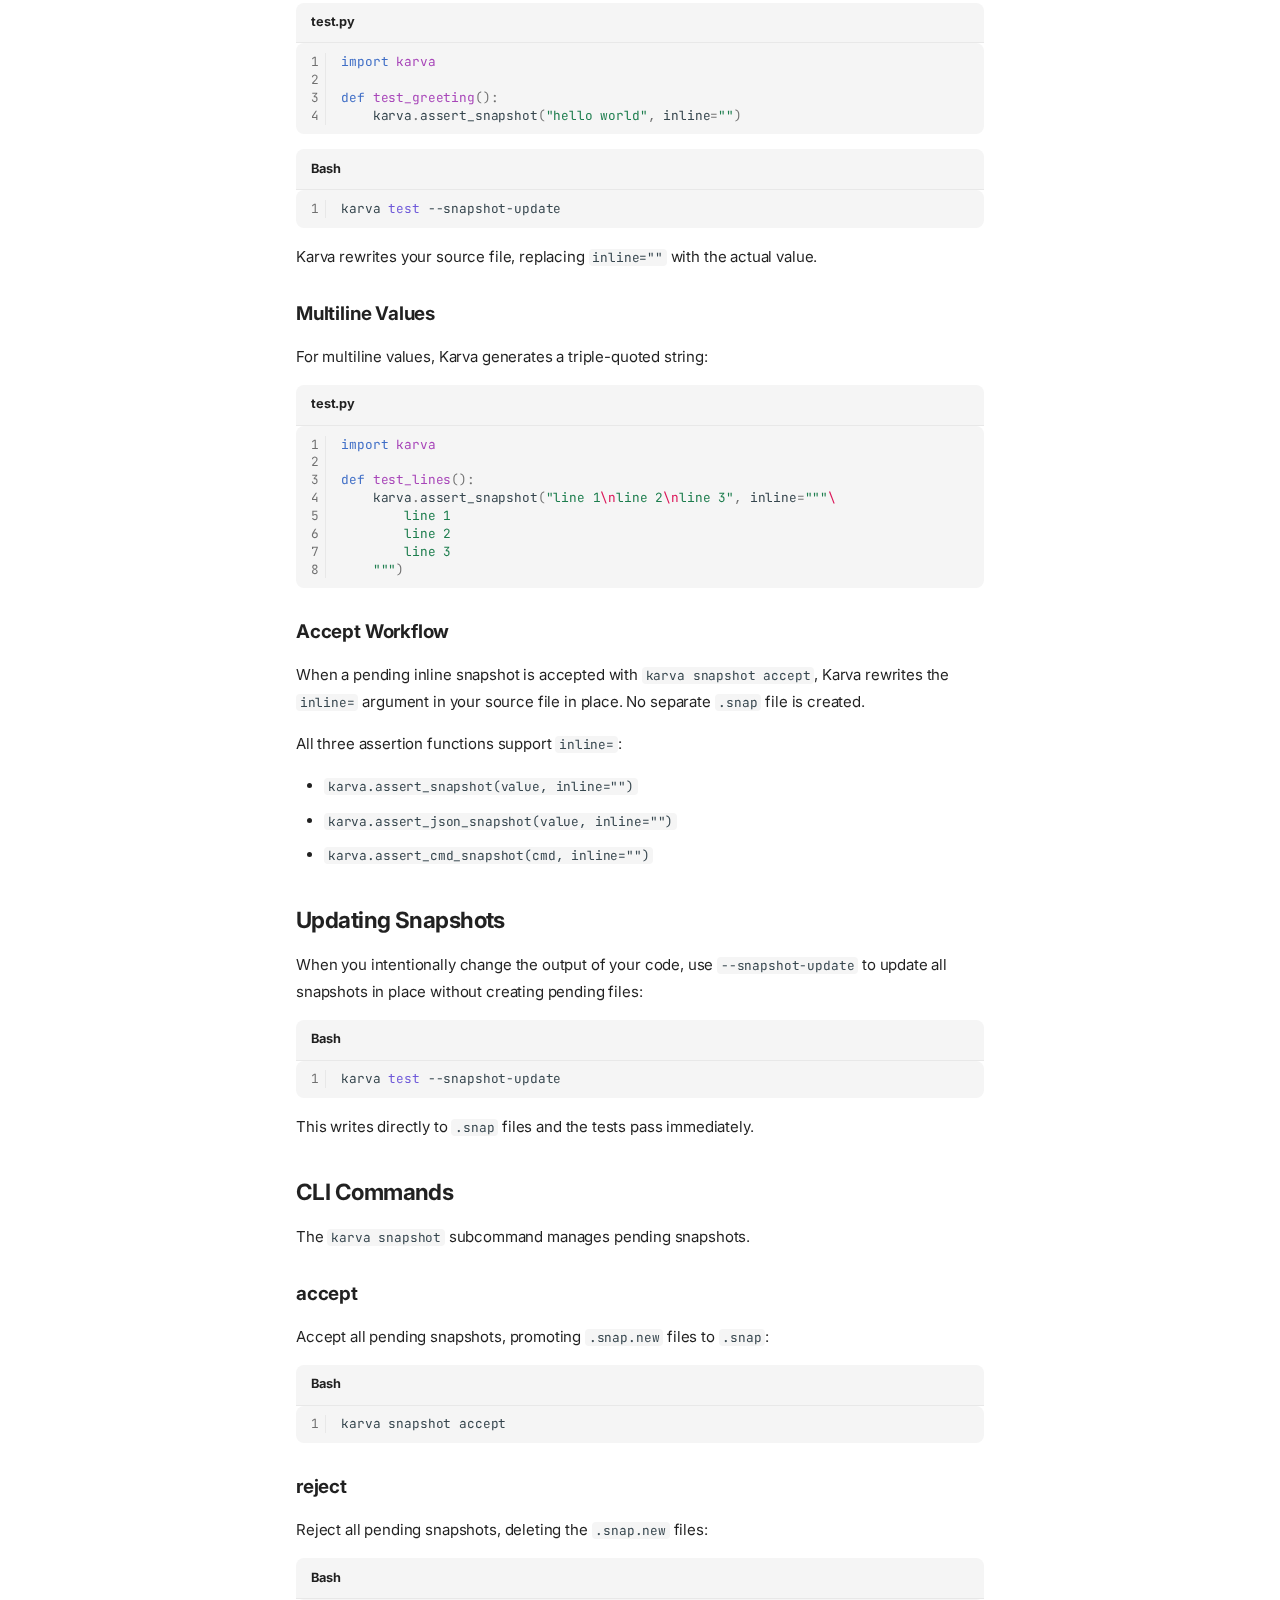
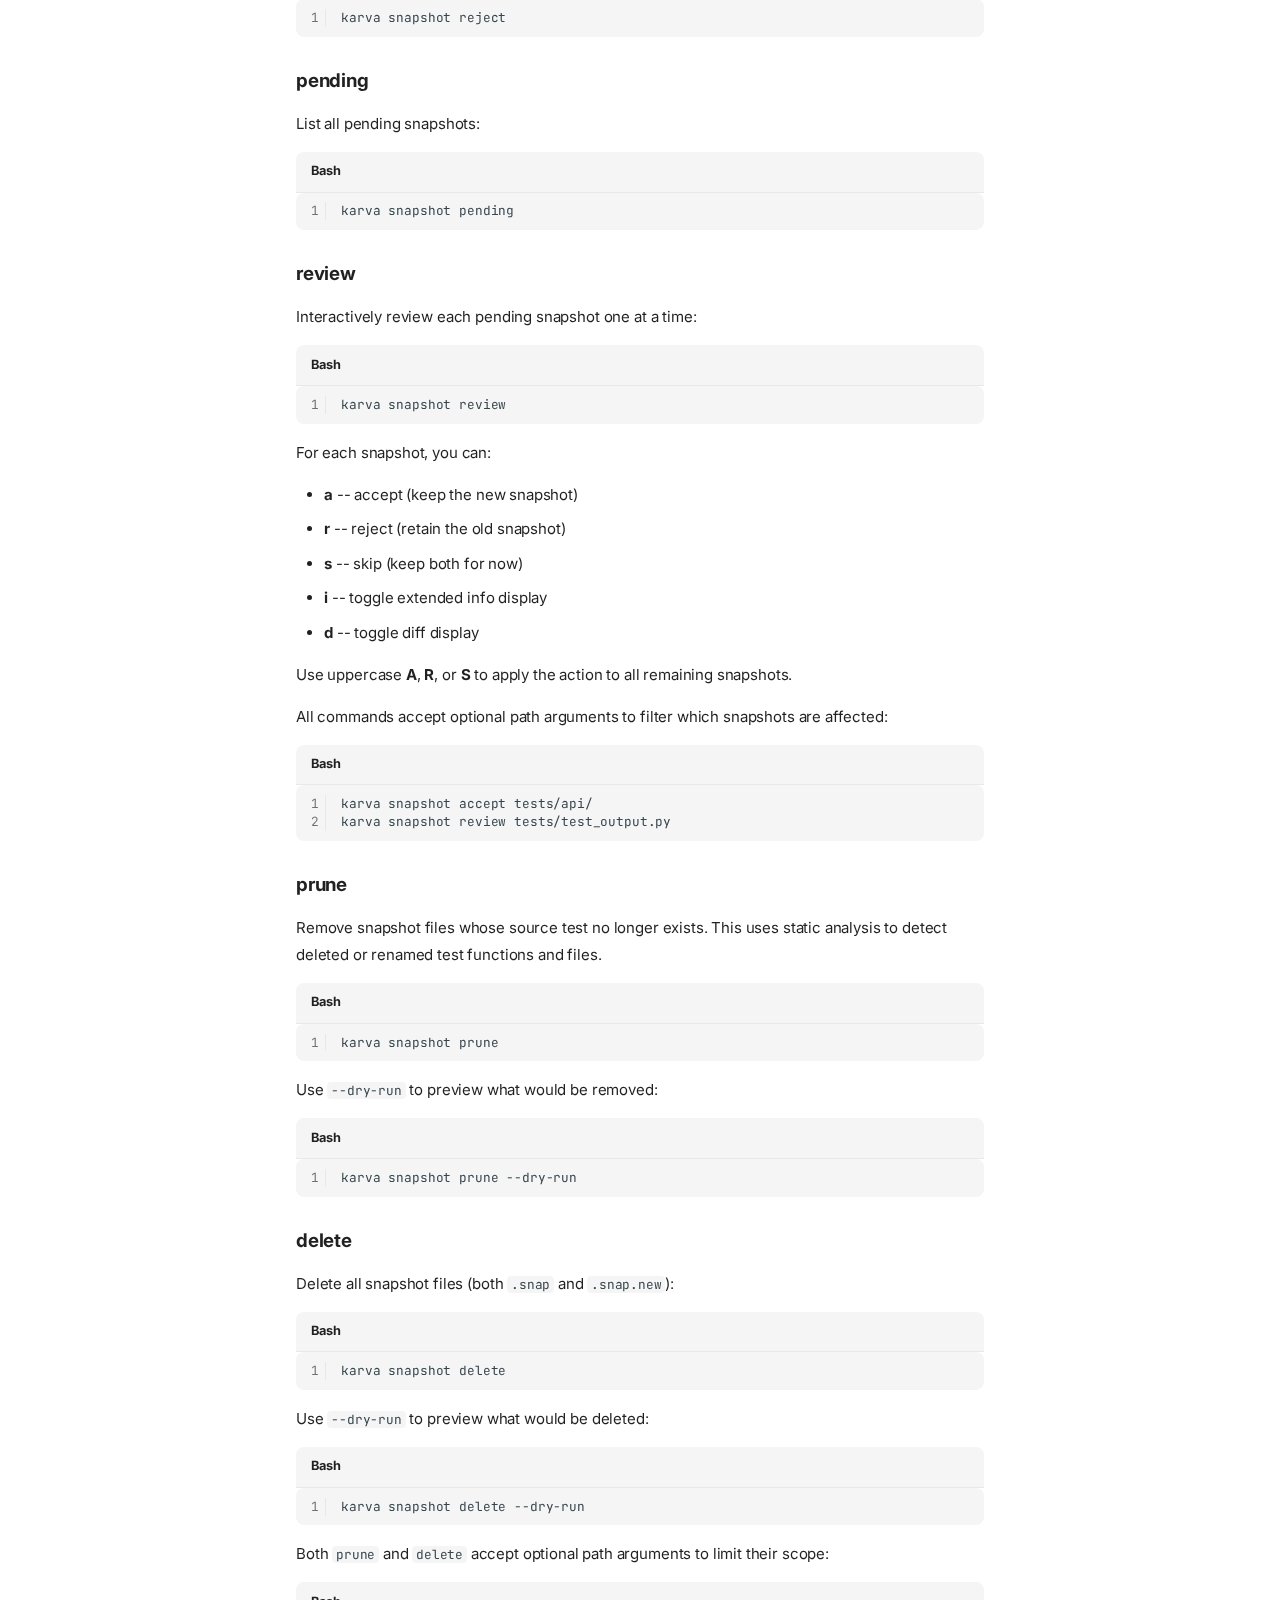
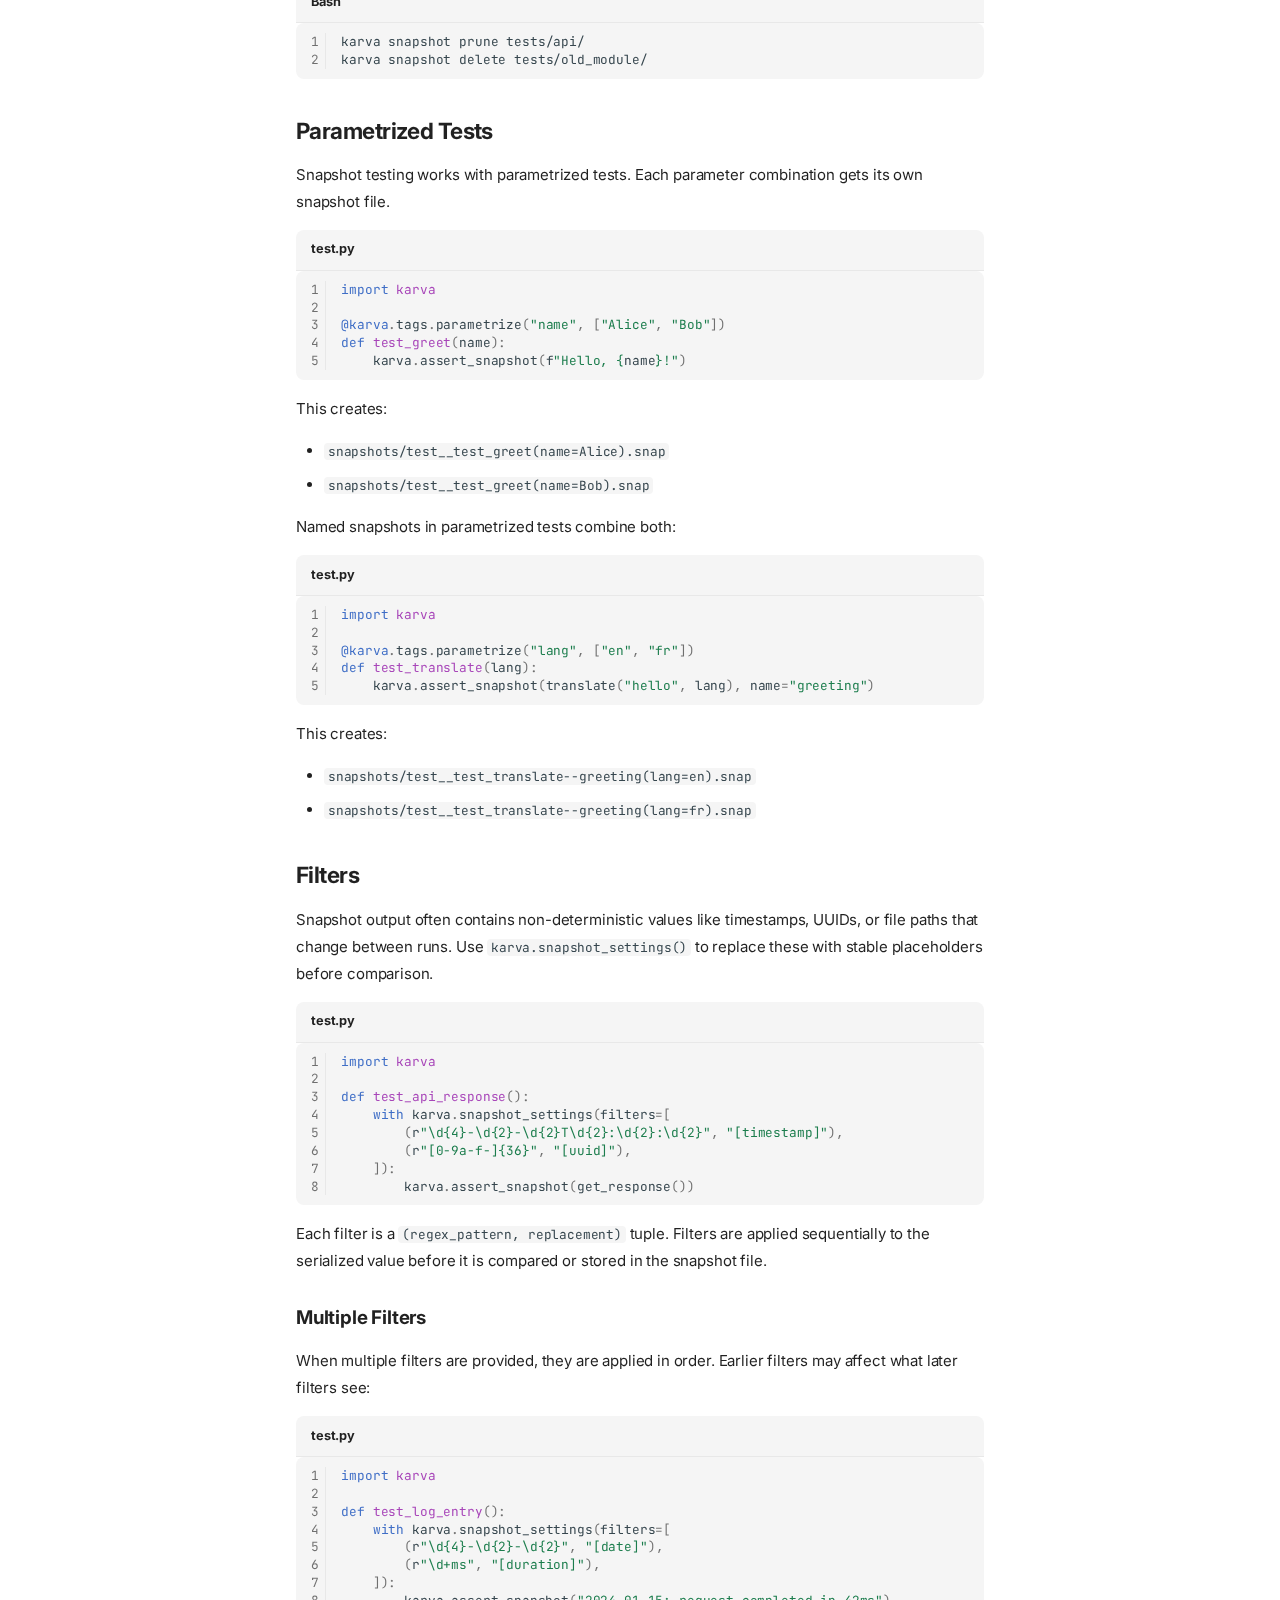
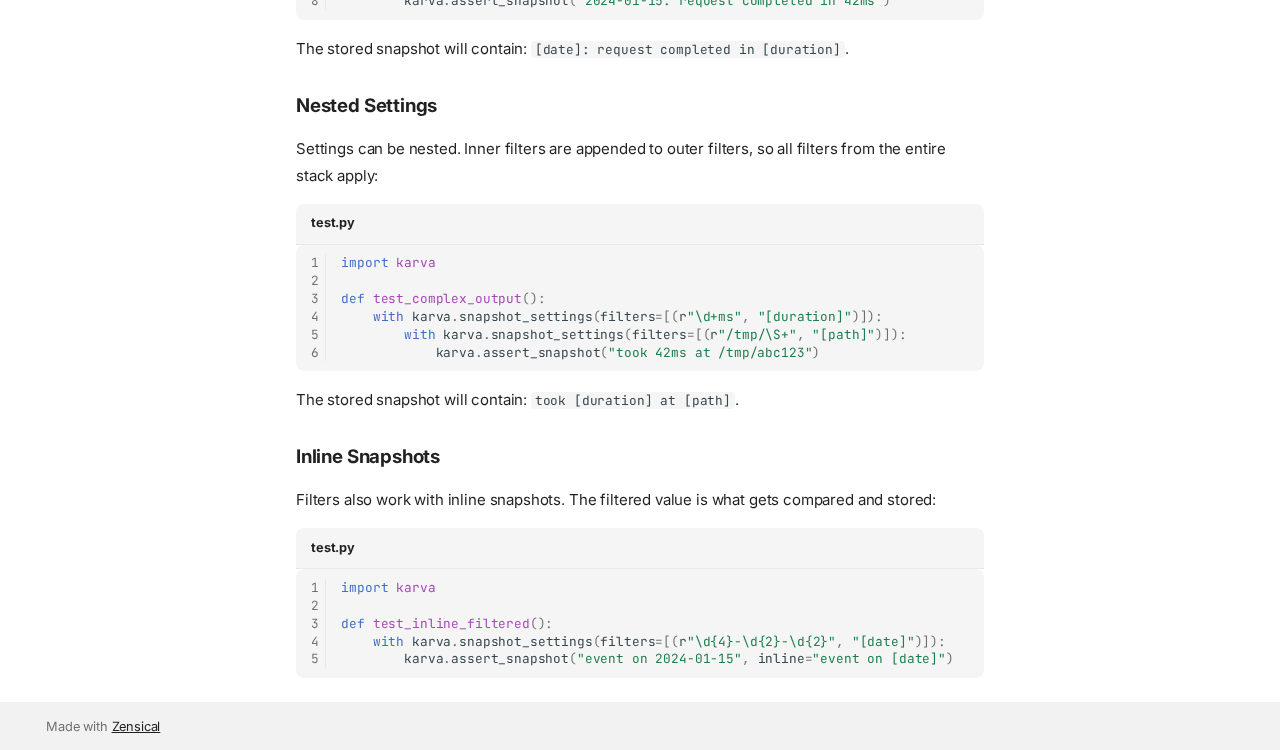
<file: usage/snapshots/index.html>
<!doctype html>
<html lang="en" class="no-js">
  <head>
    
      <meta charset="utf-8">
      <meta name="viewport" content="width=device-width,initial-scale=1">
      
        <meta name="description" content="A Python test framework, written in Rust">
      
      
        <meta name="author" content="Matthew McKee">
      
      
        <link rel="canonical" href="https://matthewmckee4.github.io/karva/usage/snapshots/">
      
      
        <link rel="prev" href="../../tutorial/">
      
      
        <link rel="next" href="../filtering/">
      
      
        
      
      
      <link rel="icon" href="../../assets/images/favicon.png">
      <meta name="generator" content="zensical-0.0.10">
    
    
      
        <title>Snapshots - Karva</title>
      
    
    
      
        
      
      <link rel="stylesheet" href="../../assets/stylesheets/modern/main.eafc6f7f.min.css">
      
        
          
        
        <link rel="stylesheet" href="../../assets/stylesheets/modern/palette.dfe2e883.min.css">
      
      
  
  
    
  
    
  
    
  
    
  
    
  
    
  
    
  
    
  
    
  
    
  
    
  
    
  
  
  <style>:root{}</style>



    
    
      
    
    
      
        
        
        <link rel="preconnect" href="https://fonts.gstatic.com" crossorigin>
        <link rel="stylesheet" href="https://fonts.googleapis.com/css?family=Inter:300,300i,400,400i,500,500i,700,700i%7CJetBrains+Mono:400,400i,700,700i&display=fallback">
        <style>:root{--md-text-font:"Inter";--md-code-font:"JetBrains Mono"}</style>
      
    
    
      <link rel="stylesheet" href="../../stylesheets/extra.css">
    
    <script>__md_scope=new URL("../..",location),__md_hash=e=>[...e].reduce(((e,t)=>(e<<5)-e+t.charCodeAt(0)),0),__md_get=(e,t=localStorage,a=__md_scope)=>JSON.parse(t.getItem(a.pathname+"."+e)),__md_set=(e,t,a=localStorage,_=__md_scope)=>{try{a.setItem(_.pathname+"."+e,JSON.stringify(t))}catch(e){}},document.documentElement.setAttribute("data-platform",navigator.platform)</script>
    
      

    
    
  </head>
  
  
    
    
      
    
    
    
    
    <body dir="ltr" data-md-color-scheme="default" data-md-color-primary="custom" data-md-color-accent="indigo">
  
    
    <input class="md-toggle" data-md-toggle="drawer" type="checkbox" id="__drawer" autocomplete="off">
    <input class="md-toggle" data-md-toggle="search" type="checkbox" id="__search" autocomplete="off">
    <label class="md-overlay" for="__drawer"></label>
    <div data-md-component="skip">
      
        
        <a href="#basic-usage" class="md-skip">
          Skip to content
        </a>
      
    </div>
    <div data-md-component="announce">
      
    </div>
    
    
      

  

<header class="md-header md-header--shadow" data-md-component="header">
  <nav class="md-header__inner md-grid" aria-label="Header">
    <a href="../.." title="Karva" class="md-header__button md-logo" aria-label="Karva" data-md-component="logo">
      
  
  <svg xmlns="http://www.w3.org/2000/svg" fill="none" stroke="currentColor" stroke-linecap="round" stroke-linejoin="round" stroke-width="2" class="lucide lucide-book-open" viewBox="0 0 24 24"><path d="M12 7v14M3 18a1 1 0 0 1-1-1V4a1 1 0 0 1 1-1h5a4 4 0 0 1 4 4 4 4 0 0 1 4-4h5a1 1 0 0 1 1 1v13a1 1 0 0 1-1 1h-6a3 3 0 0 0-3 3 3 3 0 0 0-3-3z"/></svg>

    </a>
    <label class="md-header__button md-icon" for="__drawer">
      
      <svg xmlns="http://www.w3.org/2000/svg" fill="none" stroke="currentColor" stroke-linecap="round" stroke-linejoin="round" stroke-width="2" class="lucide lucide-menu" viewBox="0 0 24 24"><path d="M4 5h16M4 12h16M4 19h16"/></svg>
    </label>
    <div class="md-header__title" data-md-component="header-title">
      <div class="md-header__ellipsis">
        <div class="md-header__topic">
          <span class="md-ellipsis">
            Karva
          </span>
        </div>
        <div class="md-header__topic" data-md-component="header-topic">
          <span class="md-ellipsis">
            
              Snapshots
            
          </span>
        </div>
      </div>
    </div>
    
      
        <form class="md-header__option" data-md-component="palette">
  
    
    
    
    <input class="md-option" data-md-color-media="(prefers-color-scheme: light)" data-md-color-scheme="default" data-md-color-primary="custom" data-md-color-accent="indigo"  aria-label="Switch to dark mode"  type="radio" name="__palette" id="__palette_0">
    
      <label class="md-header__button md-icon" title="Switch to dark mode" for="__palette_1" hidden>
        <svg xmlns="http://www.w3.org/2000/svg" fill="none" stroke="currentColor" stroke-linecap="round" stroke-linejoin="round" stroke-width="2" class="lucide lucide-sun" viewBox="0 0 24 24"><circle cx="12" cy="12" r="4"/><path d="M12 2v2M12 20v2M4.93 4.93l1.41 1.41M17.66 17.66l1.41 1.41M2 12h2M20 12h2M6.34 17.66l-1.41 1.41M19.07 4.93l-1.41 1.41"/></svg>
      </label>
    
  
    
    
    
    <input class="md-option" data-md-color-media="(prefers-color-scheme: dark)" data-md-color-scheme="slate" data-md-color-primary="custom" data-md-color-accent="indigo"  aria-label="Switch to light mode"  type="radio" name="__palette" id="__palette_1">
    
      <label class="md-header__button md-icon" title="Switch to light mode" for="__palette_0" hidden>
        <svg xmlns="http://www.w3.org/2000/svg" fill="none" stroke="currentColor" stroke-linecap="round" stroke-linejoin="round" stroke-width="2" class="lucide lucide-moon" viewBox="0 0 24 24"><path d="M20.985 12.486a9 9 0 1 1-9.473-9.472c.405-.022.617.46.402.803a6 6 0 0 0 8.268 8.268c.344-.215.825-.004.803.401"/></svg>
      </label>
    
  
</form>
      
    
    
      <script>var palette=__md_get("__palette");if(palette&&palette.color){if("(prefers-color-scheme)"===palette.color.media){var media=matchMedia("(prefers-color-scheme: light)"),input=document.querySelector(media.matches?"[data-md-color-media='(prefers-color-scheme: light)']":"[data-md-color-media='(prefers-color-scheme: dark)']");palette.color.media=input.getAttribute("data-md-color-media"),palette.color.scheme=input.getAttribute("data-md-color-scheme"),palette.color.primary=input.getAttribute("data-md-color-primary"),palette.color.accent=input.getAttribute("data-md-color-accent")}for(var[key,value]of Object.entries(palette.color))document.body.setAttribute("data-md-color-"+key,value)}</script>
    
    
    
      
      
        <label class="md-header__button md-icon" for="__search">
          
          <svg xmlns="http://www.w3.org/2000/svg" fill="none" stroke="currentColor" stroke-linecap="round" stroke-linejoin="round" stroke-width="2" class="lucide lucide-search" viewBox="0 0 24 24"><path d="m21 21-4.34-4.34"/><circle cx="11" cy="11" r="8"/></svg>
        </label>
        <div class="md-search" data-md-component="search" role="dialog" aria-label="Search">
  <button type="button" class="md-search__button">
    Search
  </button>
</div>
      
    
    <div class="md-header__source">
      
        <a href="https://github.com/MatthewMckee4/karva" title="Go to repository" class="md-source" data-md-component="source">
  <div class="md-source__icon md-icon">
    
    <svg xmlns="http://www.w3.org/2000/svg" viewBox="0 0 448 512"><!--! Font Awesome Free 7.1.0 by @fontawesome - https://fontawesome.com License - https://fontawesome.com/license/free (Icons: CC BY 4.0, Fonts: SIL OFL 1.1, Code: MIT License) Copyright 2025 Fonticons, Inc.--><path fill="currentColor" d="M439.6 236.1 244 40.5c-5.4-5.5-12.8-8.5-20.4-8.5s-15 3-20.4 8.4L162.5 81l51.5 51.5c27.1-9.1 52.7 16.8 43.4 43.7l49.7 49.7c34.2-11.8 61.2 31 35.5 56.7-26.5 26.5-70.2-2.9-56-37.3L240.3 199v121.9c25.3 12.5 22.3 41.8 9.1 55-6.4 6.4-15.2 10.1-24.3 10.1s-17.8-3.6-24.3-10.1c-17.6-17.6-11.1-46.9 11.2-56v-123c-20.8-8.5-24.6-30.7-18.6-45L142.6 101 8.5 235.1C3 240.6 0 247.9 0 255.5s3 15 8.5 20.4l195.6 195.7c5.4 5.4 12.7 8.4 20.4 8.4s15-3 20.4-8.4l194.7-194.7c5.4-5.4 8.4-12.8 8.4-20.4s-3-15-8.4-20.4"/></svg>
  </div>
  <div class="md-source__repository">
    MatthewMckee4/karva
  </div>
</a>
      
    </div>
  </nav>
  
</header>
    
    <div class="md-container" data-md-component="container">
      
      
        
          
        
      
      <main class="md-main" data-md-component="main">
        <div class="md-main__inner md-grid">
          
            
              
              <div class="md-sidebar md-sidebar--primary" data-md-component="sidebar" data-md-type="navigation" >
                <div class="md-sidebar__scrollwrap">
                  <div class="md-sidebar__inner">
                    



<nav class="md-nav md-nav--primary" aria-label="Navigation" data-md-level="0">
  <label class="md-nav__title" for="__drawer">
    <a href="../.." title="Karva" class="md-nav__button md-logo" aria-label="Karva" data-md-component="logo">
      
  
  <svg xmlns="http://www.w3.org/2000/svg" fill="none" stroke="currentColor" stroke-linecap="round" stroke-linejoin="round" stroke-width="2" class="lucide lucide-book-open" viewBox="0 0 24 24"><path d="M12 7v14M3 18a1 1 0 0 1-1-1V4a1 1 0 0 1 1-1h5a4 4 0 0 1 4 4 4 4 0 0 1 4-4h5a1 1 0 0 1 1 1v13a1 1 0 0 1-1 1h-6a3 3 0 0 0-3 3 3 3 0 0 0-3-3z"/></svg>

    </a>
    Karva
  </label>
  
    <div class="md-nav__source">
      <a href="https://github.com/MatthewMckee4/karva" title="Go to repository" class="md-source" data-md-component="source">
  <div class="md-source__icon md-icon">
    
    <svg xmlns="http://www.w3.org/2000/svg" viewBox="0 0 448 512"><!--! Font Awesome Free 7.1.0 by @fontawesome - https://fontawesome.com License - https://fontawesome.com/license/free (Icons: CC BY 4.0, Fonts: SIL OFL 1.1, Code: MIT License) Copyright 2025 Fonticons, Inc.--><path fill="currentColor" d="M439.6 236.1 244 40.5c-5.4-5.5-12.8-8.5-20.4-8.5s-15 3-20.4 8.4L162.5 81l51.5 51.5c27.1-9.1 52.7 16.8 43.4 43.7l49.7 49.7c34.2-11.8 61.2 31 35.5 56.7-26.5 26.5-70.2-2.9-56-37.3L240.3 199v121.9c25.3 12.5 22.3 41.8 9.1 55-6.4 6.4-15.2 10.1-24.3 10.1s-17.8-3.6-24.3-10.1c-17.6-17.6-11.1-46.9 11.2-56v-123c-20.8-8.5-24.6-30.7-18.6-45L142.6 101 8.5 235.1C3 240.6 0 247.9 0 255.5s3 15 8.5 20.4l195.6 195.7c5.4 5.4 12.7 8.4 20.4 8.4s15-3 20.4-8.4l194.7-194.7c5.4-5.4 8.4-12.8 8.4-20.4s-3-15-8.4-20.4"/></svg>
  </div>
  <div class="md-source__repository">
    MatthewMckee4/karva
  </div>
</a>
    </div>
  
  <ul class="md-nav__list" data-md-scrollfix>
    
      
      
  
  
  
  
    <li class="md-nav__item">
      <a href="../.." class="md-nav__link">
        
  
  
  <span class="md-ellipsis">
    
  
    Home
  

    
  </span>
  
  

      </a>
    </li>
  

    
      
      
  
  
  
  
    <li class="md-nav__item">
      <a href="../../installation/" class="md-nav__link">
        
  
  
  <span class="md-ellipsis">
    
  
    Installation
  

    
  </span>
  
  

      </a>
    </li>
  

    
      
      
  
  
  
  
    <li class="md-nav__item">
      <a href="../../tutorial/" class="md-nav__link">
        
  
  
  <span class="md-ellipsis">
    
  
    Tutorial
  

    
  </span>
  
  

      </a>
    </li>
  

    
      
      
  
  
    
  
  
  
    
    
    
    
    
    <li class="md-nav__item md-nav__item--active md-nav__item--nested">
      
        
        
        <input class="md-nav__toggle md-toggle " type="checkbox" id="__nav_4" checked>
        
          
          <label class="md-nav__link" for="__nav_4" id="__nav_4_label" tabindex="0">
            
  
  
  <span class="md-ellipsis">
    
  
    Using Karva
  

    
  </span>
  
  

            <span class="md-nav__icon md-icon"></span>
          </label>
        
        <nav class="md-nav" data-md-level="1" aria-labelledby="__nav_4_label" aria-expanded="true">
          <label class="md-nav__title" for="__nav_4">
            <span class="md-nav__icon md-icon"></span>
            
  
    Using Karva
  

          </label>
          <ul class="md-nav__list" data-md-scrollfix>
            
              
                
  
  
    
  
  
  
    <li class="md-nav__item md-nav__item--active">
      
      <input class="md-nav__toggle md-toggle" type="checkbox" id="__toc">
      
      
      
        <label class="md-nav__link md-nav__link--active" for="__toc">
          
  
  
  <span class="md-ellipsis">
    
  
    Snapshots
  

    
  </span>
  
  

          <span class="md-nav__icon md-icon"></span>
        </label>
      
      <a href="./" class="md-nav__link md-nav__link--active">
        
  
  
  <span class="md-ellipsis">
    
  
    Snapshots
  

    
  </span>
  
  

      </a>
      
        


<nav class="md-nav md-nav--secondary" aria-label="On this page">
  
  
  
  
    <label class="md-nav__title" for="__toc">
      <span class="md-nav__icon md-icon"></span>
      On this page
    </label>
    <ul class="md-nav__list" data-md-component="toc" data-md-scrollfix>
      
        <li class="md-nav__item">
  <a href="#basic-usage" class="md-nav__link">
    <span class="md-ellipsis">
      
        Basic Usage
      
    </span>
  </a>
  
</li>
      
        <li class="md-nav__item">
  <a href="#json-snapshots" class="md-nav__link">
    <span class="md-ellipsis">
      
        JSON Snapshots
      
    </span>
  </a>
  
</li>
      
        <li class="md-nav__item">
  <a href="#command-snapshots" class="md-nav__link">
    <span class="md-ellipsis">
      
        Command Snapshots
      
    </span>
  </a>
  
    <nav class="md-nav" aria-label="Command Snapshots">
      <ul class="md-nav__list">
        
          <li class="md-nav__item">
  <a href="#builder-api" class="md-nav__link">
    <span class="md-ellipsis">
      
        Builder API
      
    </span>
  </a>
  
</li>
        
          <li class="md-nav__item">
  <a href="#stdin" class="md-nav__link">
    <span class="md-ellipsis">
      
        stdin
      
    </span>
  </a>
  
</li>
        
      </ul>
    </nav>
  
</li>
      
        <li class="md-nav__item">
  <a href="#named-snapshots" class="md-nav__link">
    <span class="md-ellipsis">
      
        Named Snapshots
      
    </span>
  </a>
  
</li>
      
        <li class="md-nav__item">
  <a href="#snapshot-files" class="md-nav__link">
    <span class="md-ellipsis">
      
        Snapshot Files
      
    </span>
  </a>
  
</li>
      
        <li class="md-nav__item">
  <a href="#inline-snapshots" class="md-nav__link">
    <span class="md-ellipsis">
      
        Inline Snapshots
      
    </span>
  </a>
  
    <nav class="md-nav" aria-label="Inline Snapshots">
      <ul class="md-nav__list">
        
          <li class="md-nav__item">
  <a href="#multiline-values" class="md-nav__link">
    <span class="md-ellipsis">
      
        Multiline Values
      
    </span>
  </a>
  
</li>
        
          <li class="md-nav__item">
  <a href="#accept-workflow" class="md-nav__link">
    <span class="md-ellipsis">
      
        Accept Workflow
      
    </span>
  </a>
  
</li>
        
      </ul>
    </nav>
  
</li>
      
        <li class="md-nav__item">
  <a href="#updating-snapshots" class="md-nav__link">
    <span class="md-ellipsis">
      
        Updating Snapshots
      
    </span>
  </a>
  
</li>
      
        <li class="md-nav__item">
  <a href="#cli-commands" class="md-nav__link">
    <span class="md-ellipsis">
      
        CLI Commands
      
    </span>
  </a>
  
    <nav class="md-nav" aria-label="CLI Commands">
      <ul class="md-nav__list">
        
          <li class="md-nav__item">
  <a href="#accept" class="md-nav__link">
    <span class="md-ellipsis">
      
        accept
      
    </span>
  </a>
  
</li>
        
          <li class="md-nav__item">
  <a href="#reject" class="md-nav__link">
    <span class="md-ellipsis">
      
        reject
      
    </span>
  </a>
  
</li>
        
          <li class="md-nav__item">
  <a href="#pending" class="md-nav__link">
    <span class="md-ellipsis">
      
        pending
      
    </span>
  </a>
  
</li>
        
          <li class="md-nav__item">
  <a href="#review" class="md-nav__link">
    <span class="md-ellipsis">
      
        review
      
    </span>
  </a>
  
</li>
        
          <li class="md-nav__item">
  <a href="#prune" class="md-nav__link">
    <span class="md-ellipsis">
      
        prune
      
    </span>
  </a>
  
</li>
        
          <li class="md-nav__item">
  <a href="#delete" class="md-nav__link">
    <span class="md-ellipsis">
      
        delete
      
    </span>
  </a>
  
</li>
        
      </ul>
    </nav>
  
</li>
      
        <li class="md-nav__item">
  <a href="#parametrized-tests" class="md-nav__link">
    <span class="md-ellipsis">
      
        Parametrized Tests
      
    </span>
  </a>
  
</li>
      
        <li class="md-nav__item">
  <a href="#filters" class="md-nav__link">
    <span class="md-ellipsis">
      
        Filters
      
    </span>
  </a>
  
    <nav class="md-nav" aria-label="Filters">
      <ul class="md-nav__list">
        
          <li class="md-nav__item">
  <a href="#multiple-filters" class="md-nav__link">
    <span class="md-ellipsis">
      
        Multiple Filters
      
    </span>
  </a>
  
</li>
        
          <li class="md-nav__item">
  <a href="#nested-settings" class="md-nav__link">
    <span class="md-ellipsis">
      
        Nested Settings
      
    </span>
  </a>
  
</li>
        
          <li class="md-nav__item">
  <a href="#inline-snapshots_1" class="md-nav__link">
    <span class="md-ellipsis">
      
        Inline Snapshots
      
    </span>
  </a>
  
</li>
        
      </ul>
    </nav>
  
</li>
      
    </ul>
  
</nav>
      
    </li>
  

              
            
              
                
  
  
  
  
    <li class="md-nav__item">
      <a href="../filtering/" class="md-nav__link">
        
  
  
  <span class="md-ellipsis">
    
  
    Filtering Tests
  

    
  </span>
  
  

      </a>
    </li>
  

              
            
              
                
  
  
  
  
    
    
    
    
    
    <li class="md-nav__item md-nav__item--nested">
      
        
        
        <input class="md-nav__toggle md-toggle " type="checkbox" id="__nav_4_3" >
        
          
          <label class="md-nav__link" for="__nav_4_3" id="__nav_4_3_label" tabindex="0">
            
  
  
  <span class="md-ellipsis">
    
  
    Fixtures
  

    
  </span>
  
  

            <span class="md-nav__icon md-icon"></span>
          </label>
        
        <nav class="md-nav" data-md-level="2" aria-labelledby="__nav_4_3_label" aria-expanded="false">
          <label class="md-nav__title" for="__nav_4_3">
            <span class="md-nav__icon md-icon"></span>
            
  
    Fixtures
  

          </label>
          <ul class="md-nav__list" data-md-scrollfix>
            
              
                
  
  
  
  
    <li class="md-nav__item">
      <a href="../fixtures/fixtures/" class="md-nav__link">
        
  
  
  <span class="md-ellipsis">
    
  
    Fixtures
  

    
  </span>
  
  

      </a>
    </li>
  

              
            
              
                
  
  
  
  
    <li class="md-nav__item">
      <a href="../fixtures/builtin/" class="md-nav__link">
        
  
  
  <span class="md-ellipsis">
    
  
    Built In
  

    
  </span>
  
  

      </a>
    </li>
  

              
            
          </ul>
        </nav>
      
    </li>
  

              
            
              
                
  
  
  
  
    
    
    
    
    
    <li class="md-nav__item md-nav__item--nested">
      
        
        
        <input class="md-nav__toggle md-toggle " type="checkbox" id="__nav_4_4" >
        
          
          <label class="md-nav__link" for="__nav_4_4" id="__nav_4_4_label" tabindex="0">
            
  
  
  <span class="md-ellipsis">
    
  
    Tags
  

    
  </span>
  
  

            <span class="md-nav__icon md-icon"></span>
          </label>
        
        <nav class="md-nav" data-md-level="2" aria-labelledby="__nav_4_4_label" aria-expanded="false">
          <label class="md-nav__title" for="__nav_4_4">
            <span class="md-nav__icon md-icon"></span>
            
  
    Tags
  

          </label>
          <ul class="md-nav__list" data-md-scrollfix>
            
              
                
  
  
  
  
    <li class="md-nav__item">
      <a href="../tags/parametrize/" class="md-nav__link">
        
  
  
  <span class="md-ellipsis">
    
  
    Parametrize
  

    
  </span>
  
  

      </a>
    </li>
  

              
            
              
                
  
  
  
  
    <li class="md-nav__item">
      <a href="../tags/skip/" class="md-nav__link">
        
  
  
  <span class="md-ellipsis">
    
  
    Skip
  

    
  </span>
  
  

      </a>
    </li>
  

              
            
              
                
  
  
  
  
    <li class="md-nav__item">
      <a href="../tags/expect_fail/" class="md-nav__link">
        
  
  
  <span class="md-ellipsis">
    
  
    Expect Fail
  

    
  </span>
  
  

      </a>
    </li>
  

              
            
          </ul>
        </nav>
      
    </li>
  

              
            
              
                
  
  
  
  
    <li class="md-nav__item">
      <a href="../functions/" class="md-nav__link">
        
  
  
  <span class="md-ellipsis">
    
  
    Other Functions
  

    
  </span>
  
  

      </a>
    </li>
  

              
            
          </ul>
        </nav>
      
    </li>
  

    
      
      
  
  
  
  
    <li class="md-nav__item">
      <a href="../../configuration/" class="md-nav__link">
        
  
  
  <span class="md-ellipsis">
    
  
    Configuration
  

    
  </span>
  
  

      </a>
    </li>
  

    
      
      
  
  
  
  
    <li class="md-nav__item">
      <a href="../../profiles/" class="md-nav__link">
        
  
  
  <span class="md-ellipsis">
    
  
    Profiles
  

    
  </span>
  
  

      </a>
    </li>
  

    
      
      
  
  
  
  
    <li class="md-nav__item">
      <a href="../../cli/" class="md-nav__link">
        
  
  
  <span class="md-ellipsis">
    
  
    CLI
  

    
  </span>
  
  

      </a>
    </li>
  

    
  </ul>
</nav>
                  </div>
                </div>
              </div>
            
            
              
              <div class="md-sidebar md-sidebar--secondary" data-md-component="sidebar" data-md-type="toc" >
                <div class="md-sidebar__scrollwrap">
                  <div class="md-sidebar__inner">
                    


<nav class="md-nav md-nav--secondary" aria-label="On this page">
  
  
  
  
    <label class="md-nav__title" for="__toc">
      <span class="md-nav__icon md-icon"></span>
      On this page
    </label>
    <ul class="md-nav__list" data-md-component="toc" data-md-scrollfix>
      
        <li class="md-nav__item">
  <a href="#basic-usage" class="md-nav__link">
    <span class="md-ellipsis">
      
        Basic Usage
      
    </span>
  </a>
  
</li>
      
        <li class="md-nav__item">
  <a href="#json-snapshots" class="md-nav__link">
    <span class="md-ellipsis">
      
        JSON Snapshots
      
    </span>
  </a>
  
</li>
      
        <li class="md-nav__item">
  <a href="#command-snapshots" class="md-nav__link">
    <span class="md-ellipsis">
      
        Command Snapshots
      
    </span>
  </a>
  
    <nav class="md-nav" aria-label="Command Snapshots">
      <ul class="md-nav__list">
        
          <li class="md-nav__item">
  <a href="#builder-api" class="md-nav__link">
    <span class="md-ellipsis">
      
        Builder API
      
    </span>
  </a>
  
</li>
        
          <li class="md-nav__item">
  <a href="#stdin" class="md-nav__link">
    <span class="md-ellipsis">
      
        stdin
      
    </span>
  </a>
  
</li>
        
      </ul>
    </nav>
  
</li>
      
        <li class="md-nav__item">
  <a href="#named-snapshots" class="md-nav__link">
    <span class="md-ellipsis">
      
        Named Snapshots
      
    </span>
  </a>
  
</li>
      
        <li class="md-nav__item">
  <a href="#snapshot-files" class="md-nav__link">
    <span class="md-ellipsis">
      
        Snapshot Files
      
    </span>
  </a>
  
</li>
      
        <li class="md-nav__item">
  <a href="#inline-snapshots" class="md-nav__link">
    <span class="md-ellipsis">
      
        Inline Snapshots
      
    </span>
  </a>
  
    <nav class="md-nav" aria-label="Inline Snapshots">
      <ul class="md-nav__list">
        
          <li class="md-nav__item">
  <a href="#multiline-values" class="md-nav__link">
    <span class="md-ellipsis">
      
        Multiline Values
      
    </span>
  </a>
  
</li>
        
          <li class="md-nav__item">
  <a href="#accept-workflow" class="md-nav__link">
    <span class="md-ellipsis">
      
        Accept Workflow
      
    </span>
  </a>
  
</li>
        
      </ul>
    </nav>
  
</li>
      
        <li class="md-nav__item">
  <a href="#updating-snapshots" class="md-nav__link">
    <span class="md-ellipsis">
      
        Updating Snapshots
      
    </span>
  </a>
  
</li>
      
        <li class="md-nav__item">
  <a href="#cli-commands" class="md-nav__link">
    <span class="md-ellipsis">
      
        CLI Commands
      
    </span>
  </a>
  
    <nav class="md-nav" aria-label="CLI Commands">
      <ul class="md-nav__list">
        
          <li class="md-nav__item">
  <a href="#accept" class="md-nav__link">
    <span class="md-ellipsis">
      
        accept
      
    </span>
  </a>
  
</li>
        
          <li class="md-nav__item">
  <a href="#reject" class="md-nav__link">
    <span class="md-ellipsis">
      
        reject
      
    </span>
  </a>
  
</li>
        
          <li class="md-nav__item">
  <a href="#pending" class="md-nav__link">
    <span class="md-ellipsis">
      
        pending
      
    </span>
  </a>
  
</li>
        
          <li class="md-nav__item">
  <a href="#review" class="md-nav__link">
    <span class="md-ellipsis">
      
        review
      
    </span>
  </a>
  
</li>
        
          <li class="md-nav__item">
  <a href="#prune" class="md-nav__link">
    <span class="md-ellipsis">
      
        prune
      
    </span>
  </a>
  
</li>
        
          <li class="md-nav__item">
  <a href="#delete" class="md-nav__link">
    <span class="md-ellipsis">
      
        delete
      
    </span>
  </a>
  
</li>
        
      </ul>
    </nav>
  
</li>
      
        <li class="md-nav__item">
  <a href="#parametrized-tests" class="md-nav__link">
    <span class="md-ellipsis">
      
        Parametrized Tests
      
    </span>
  </a>
  
</li>
      
        <li class="md-nav__item">
  <a href="#filters" class="md-nav__link">
    <span class="md-ellipsis">
      
        Filters
      
    </span>
  </a>
  
    <nav class="md-nav" aria-label="Filters">
      <ul class="md-nav__list">
        
          <li class="md-nav__item">
  <a href="#multiple-filters" class="md-nav__link">
    <span class="md-ellipsis">
      
        Multiple Filters
      
    </span>
  </a>
  
</li>
        
          <li class="md-nav__item">
  <a href="#nested-settings" class="md-nav__link">
    <span class="md-ellipsis">
      
        Nested Settings
      
    </span>
  </a>
  
</li>
        
          <li class="md-nav__item">
  <a href="#inline-snapshots_1" class="md-nav__link">
    <span class="md-ellipsis">
      
        Inline Snapshots
      
    </span>
  </a>
  
</li>
        
      </ul>
    </nav>
  
</li>
      
    </ul>
  
</nav>
                  </div>
                </div>
              </div>
            
          
          
            <div class="md-content" data-md-component="content">
              
              <article class="md-content__inner md-typeset">
                
                  

  <h1>Snapshots</h1>

<p>Snapshot testing captures the output of your code and stores it in a file. On subsequent runs, the output is compared against the stored snapshot. If the output changes, the test fails with a diff showing what changed.</p>
<p>This is useful for testing complex outputs like formatted strings, serialized data, or API responses without writing manual assertions.</p>
<h2 id="basic-usage">Basic Usage</h2>
<p>Use <code>karva.assert_snapshot()</code> to capture a value as a snapshot.</p>
<div class="highlight"><table class="highlighttable"><tr><th colspan="2" class="filename"><span class="filename">test.py</span></th></tr><tr><td class="linenos"><div class="linenodiv"><pre><span></span><span class="normal">1</span>
<span class="normal">2</span>
<span class="normal">3</span>
<span class="normal">4</span></pre></div></td><td class="code"><div><pre><span></span><code><span class="kn">import</span><span class="w"> </span><span class="nn">karva</span>

<span class="k">def</span><span class="w"> </span><span class="nf">test_greeting</span><span class="p">():</span>
    <span class="n">karva</span><span class="o">.</span><span class="n">assert_snapshot</span><span class="p">(</span><span class="s2">&quot;hello world&quot;</span><span class="p">)</span>
</code></pre></div></td></tr></table></div>
<p>The first time you run this test, it will fail and create a pending snapshot file at <code>snapshots/test__test_greeting.snap.new</code>. Accept it to create the baseline:</p>
<div class="highlight"><table class="highlighttable"><tr><th colspan="2" class="filename"><span class="filename">Bash</span></th></tr><tr><td class="linenos"><div class="linenodiv"><pre><span></span><span class="normal">1</span></pre></div></td><td class="code"><div><pre><span></span><code>karva<span class="w"> </span>snapshot<span class="w"> </span>accept
</code></pre></div></td></tr></table></div>
<p>On subsequent runs, the test passes as long as the output matches the stored snapshot.</p>
<h2 id="json-snapshots">JSON Snapshots</h2>
<p>For structured data like dicts and lists, use <code>karva.assert_json_snapshot()</code> for readable, deterministic output. It serializes values using <code>json.dumps(value, sort_keys=True, indent=2)</code>.</p>
<div class="highlight"><table class="highlighttable"><tr><th colspan="2" class="filename"><span class="filename">test.py</span></th></tr><tr><td class="linenos"><div class="linenodiv"><pre><span></span><span class="normal">1</span>
<span class="normal">2</span>
<span class="normal">3</span>
<span class="normal">4</span>
<span class="normal">5</span></pre></div></td><td class="code"><div><pre><span></span><code><span class="kn">import</span><span class="w"> </span><span class="nn">karva</span>

<span class="k">def</span><span class="w"> </span><span class="nf">test_data</span><span class="p">():</span>
    <span class="n">data</span> <span class="o">=</span> <span class="p">{</span><span class="s2">&quot;users&quot;</span><span class="p">:</span> <span class="p">[</span><span class="s2">&quot;Alice&quot;</span><span class="p">,</span> <span class="s2">&quot;Bob&quot;</span><span class="p">],</span> <span class="s2">&quot;count&quot;</span><span class="p">:</span> <span class="mi">2</span><span class="p">}</span>
    <span class="n">karva</span><span class="o">.</span><span class="n">assert_json_snapshot</span><span class="p">(</span><span class="n">data</span><span class="p">)</span>
</code></pre></div></td></tr></table></div>
<p>The snapshot stores:</p>
<div class="highlight"><table class="highlighttable"><tr><th colspan="2" class="filename"><span class="filename">JSON</span></th></tr><tr><td class="linenos"><div class="linenodiv"><pre><span></span><span class="normal">1</span>
<span class="normal">2</span>
<span class="normal">3</span>
<span class="normal">4</span>
<span class="normal">5</span>
<span class="normal">6</span>
<span class="normal">7</span></pre></div></td><td class="code"><div><pre><span></span><code><span class="p">{</span>
<span class="w">  </span><span class="nt">&quot;count&quot;</span><span class="p">:</span><span class="w"> </span><span class="mi">2</span><span class="p">,</span>
<span class="w">  </span><span class="nt">&quot;users&quot;</span><span class="p">:</span><span class="w"> </span><span class="p">[</span>
<span class="w">    </span><span class="s2">&quot;Alice&quot;</span><span class="p">,</span>
<span class="w">    </span><span class="s2">&quot;Bob&quot;</span>
<span class="w">  </span><span class="p">]</span>
<span class="p">}</span>
</code></pre></div></td></tr></table></div>
<p><code>assert_json_snapshot</code> supports all the same features as <code>assert_snapshot</code>: inline snapshots, <code>--snapshot-update</code>, filters via <code>snapshot_settings</code>, and the pending/accept workflow.</p>
<div class="highlight"><table class="highlighttable"><tr><th colspan="2" class="filename"><span class="filename">test.py</span></th></tr><tr><td class="linenos"><div class="linenodiv"><pre><span></span><span class="normal">1</span>
<span class="normal">2</span>
<span class="normal">3</span>
<span class="normal">4</span></pre></div></td><td class="code"><div><pre><span></span><code><span class="kn">import</span><span class="w"> </span><span class="nn">karva</span>

<span class="k">def</span><span class="w"> </span><span class="nf">test_inline</span><span class="p">():</span>
    <span class="n">karva</span><span class="o">.</span><span class="n">assert_json_snapshot</span><span class="p">({</span><span class="s2">&quot;a&quot;</span><span class="p">:</span> <span class="mi">1</span><span class="p">},</span> <span class="n">inline</span><span class="o">=</span><span class="s1">&#39;{</span><span class="se">\n</span><span class="s1">  &quot;a&quot;: 1</span><span class="se">\n</span><span class="s1">}&#39;</span><span class="p">)</span>
</code></pre></div></td></tr></table></div>
<p>If the value is not JSON-serializable (e.g., a custom object without a default serializer), Python's <code>json</code> module raises a <code>TypeError</code>.</p>
<h2 id="command-snapshots">Command Snapshots</h2>
<p>Use <code>karva.Command</code> to capture the stdout, stderr, and exit code of an external command as a snapshot.</p>
<div class="highlight"><table class="highlighttable"><tr><th colspan="2" class="filename"><span class="filename">test.py</span></th></tr><tr><td class="linenos"><div class="linenodiv"><pre><span></span><span class="normal">1</span>
<span class="normal">2</span>
<span class="normal">3</span>
<span class="normal">4</span>
<span class="normal">5</span>
<span class="normal">6</span></pre></div></td><td class="code"><div><pre><span></span><code><span class="kn">import</span><span class="w"> </span><span class="nn">sys</span>
<span class="kn">import</span><span class="w"> </span><span class="nn">karva</span>

<span class="k">def</span><span class="w"> </span><span class="nf">test_echo</span><span class="p">():</span>
    <span class="n">cmd</span> <span class="o">=</span> <span class="n">karva</span><span class="o">.</span><span class="n">Command</span><span class="p">(</span><span class="n">sys</span><span class="o">.</span><span class="n">executable</span><span class="p">)</span><span class="o">.</span><span class="n">args</span><span class="p">([</span><span class="s2">&quot;-c&quot;</span><span class="p">,</span> <span class="s2">&quot;print(&#39;hello world&#39;)&quot;</span><span class="p">])</span>
    <span class="n">karva</span><span class="o">.</span><span class="n">assert_cmd_snapshot</span><span class="p">(</span><span class="n">cmd</span><span class="p">)</span>
</code></pre></div></td></tr></table></div>
<p>The snapshot stores:</p>
<div class="highlight"><table class="highlighttable"><tr><th colspan="2" class="filename"><span class="filename">Text Only</span></th></tr><tr><td class="linenos"><div class="linenodiv"><pre><span></span><span class="normal">1</span>
<span class="normal">2</span>
<span class="normal">3</span>
<span class="normal">4</span>
<span class="normal">5</span></pre></div></td><td class="code"><div><pre><span></span><code>success: true
exit_code: 0
----- stdout -----
hello world
----- stderr -----
</code></pre></div></td></tr></table></div>
<h3 id="builder-api">Builder API</h3>
<p><code>karva.Command</code> uses a builder pattern. All methods return <code>self</code> for chaining:</p>
<div class="highlight"><table class="highlighttable"><tr><th colspan="2" class="filename"><span class="filename">test.py</span></th></tr><tr><td class="linenos"><div class="linenodiv"><pre><span></span><span class="normal"> 1</span>
<span class="normal"> 2</span>
<span class="normal"> 3</span>
<span class="normal"> 4</span>
<span class="normal"> 5</span>
<span class="normal"> 6</span>
<span class="normal"> 7</span>
<span class="normal"> 8</span>
<span class="normal"> 9</span>
<span class="normal">10</span>
<span class="normal">11</span></pre></div></td><td class="code"><div><pre><span></span><code><span class="kn">import</span><span class="w"> </span><span class="nn">sys</span>
<span class="kn">import</span><span class="w"> </span><span class="nn">karva</span>

<span class="k">def</span><span class="w"> </span><span class="nf">test_command</span><span class="p">():</span>
    <span class="n">cmd</span> <span class="o">=</span> <span class="p">(</span>
        <span class="n">karva</span><span class="o">.</span><span class="n">Command</span><span class="p">(</span><span class="n">sys</span><span class="o">.</span><span class="n">executable</span><span class="p">)</span>
        <span class="o">.</span><span class="n">arg</span><span class="p">(</span><span class="s2">&quot;-c&quot;</span><span class="p">)</span>
        <span class="o">.</span><span class="n">arg</span><span class="p">(</span><span class="s2">&quot;import os; print(os.environ[&#39;GREETING&#39;])&quot;</span><span class="p">)</span>
        <span class="o">.</span><span class="n">env</span><span class="p">(</span><span class="s2">&quot;GREETING&quot;</span><span class="p">,</span> <span class="s2">&quot;hi&quot;</span><span class="p">)</span>
    <span class="p">)</span>
    <span class="n">karva</span><span class="o">.</span><span class="n">assert_cmd_snapshot</span><span class="p">(</span><span class="n">cmd</span><span class="p">)</span>
</code></pre></div></td></tr></table></div>
<p>Available methods:</p>
<ul>
<li><code>arg(value)</code> — append a single argument</li>
<li><code>args(values)</code> — append a list of arguments</li>
<li><code>env(key, value)</code> — set an environment variable</li>
<li><code>envs(vars)</code> — set multiple environment variables from a dict</li>
<li><code>current_dir(path)</code> — set the working directory</li>
<li><code>stdin(data)</code> — pass a string to the command's stdin</li>
</ul>
<h3 id="stdin">stdin</h3>
<div class="highlight"><table class="highlighttable"><tr><th colspan="2" class="filename"><span class="filename">test.py</span></th></tr><tr><td class="linenos"><div class="linenodiv"><pre><span></span><span class="normal"> 1</span>
<span class="normal"> 2</span>
<span class="normal"> 3</span>
<span class="normal"> 4</span>
<span class="normal"> 5</span>
<span class="normal"> 6</span>
<span class="normal"> 7</span>
<span class="normal"> 8</span>
<span class="normal"> 9</span>
<span class="normal">10</span></pre></div></td><td class="code"><div><pre><span></span><code><span class="kn">import</span><span class="w"> </span><span class="nn">sys</span>
<span class="kn">import</span><span class="w"> </span><span class="nn">karva</span>

<span class="k">def</span><span class="w"> </span><span class="nf">test_stdin</span><span class="p">():</span>
    <span class="n">cmd</span> <span class="o">=</span> <span class="p">(</span>
        <span class="n">karva</span><span class="o">.</span><span class="n">Command</span><span class="p">(</span><span class="n">sys</span><span class="o">.</span><span class="n">executable</span><span class="p">)</span>
        <span class="o">.</span><span class="n">args</span><span class="p">([</span><span class="s2">&quot;-c&quot;</span><span class="p">,</span> <span class="s2">&quot;import sys; print(sys.stdin.read().strip())&quot;</span><span class="p">])</span>
        <span class="o">.</span><span class="n">stdin</span><span class="p">(</span><span class="s2">&quot;hello from stdin&quot;</span><span class="p">)</span>
    <span class="p">)</span>
    <span class="n">karva</span><span class="o">.</span><span class="n">assert_cmd_snapshot</span><span class="p">(</span><span class="n">cmd</span><span class="p">)</span>
</code></pre></div></td></tr></table></div>
<p><code>assert_cmd_snapshot</code> supports <code>name=</code>, <code>inline=</code>, filters via <code>snapshot_settings</code>, and the pending/accept workflow, just like <code>assert_snapshot</code>.</p>
<h2 id="named-snapshots">Named Snapshots</h2>
<p>By default, each snapshot is named after the test function. If a test contains more than one unnamed <code>assert_snapshot()</code> call, karva raises an error:</p>
<div class="highlight"><table class="highlighttable"><tr><th colspan="2" class="filename"><span class="filename">Text Only</span></th></tr><tr><td class="linenos"><div class="linenodiv"><pre><span></span><span class="normal">1</span>
<span class="normal">2</span></pre></div></td><td class="code"><div><pre><span></span><code>Multiple unnamed snapshots in one test. Use &#39;name=&#39; for each,
or wrap in &#39;karva.snapshot_settings(allow_duplicates=True)&#39;
</code></pre></div></td></tr></table></div>
<p>Use the <code>name</code> parameter to give each snapshot a distinct name:</p>
<div class="highlight"><table class="highlighttable"><tr><th colspan="2" class="filename"><span class="filename">test.py</span></th></tr><tr><td class="linenos"><div class="linenodiv"><pre><span></span><span class="normal">1</span>
<span class="normal">2</span>
<span class="normal">3</span>
<span class="normal">4</span>
<span class="normal">5</span>
<span class="normal">6</span></pre></div></td><td class="code"><div><pre><span></span><code><span class="kn">import</span><span class="w"> </span><span class="nn">karva</span>

<span class="k">def</span><span class="w"> </span><span class="nf">test_page</span><span class="p">():</span>
    <span class="n">karva</span><span class="o">.</span><span class="n">assert_snapshot</span><span class="p">(</span><span class="s2">&quot;&lt;h1&gt;Title&lt;/h1&gt;&quot;</span><span class="p">,</span> <span class="n">name</span><span class="o">=</span><span class="s2">&quot;header&quot;</span><span class="p">)</span>
    <span class="n">karva</span><span class="o">.</span><span class="n">assert_snapshot</span><span class="p">(</span><span class="s2">&quot;&lt;p&gt;Body text&lt;/p&gt;&quot;</span><span class="p">,</span> <span class="n">name</span><span class="o">=</span><span class="s2">&quot;body&quot;</span><span class="p">)</span>
    <span class="n">karva</span><span class="o">.</span><span class="n">assert_snapshot</span><span class="p">(</span><span class="s2">&quot;&lt;footer&gt;2024&lt;/footer&gt;&quot;</span><span class="p">,</span> <span class="n">name</span><span class="o">=</span><span class="s2">&quot;footer&quot;</span><span class="p">)</span>
</code></pre></div></td></tr></table></div>
<p>This creates three separate snapshot files:</p>
<ul>
<li><code>snapshots/test__test_page--header.snap</code></li>
<li><code>snapshots/test__test_page--body.snap</code></li>
<li><code>snapshots/test__test_page--footer.snap</code></li>
</ul>
<p>Alternatively, wrap the calls in <code>snapshot_settings(allow_duplicates=True)</code> to opt in to auto-numbered unnamed snapshots (<code>test_page-0</code>, <code>test_page-1</code>, <code>test_page-2</code>):</p>
<div class="highlight"><table class="highlighttable"><tr><th colspan="2" class="filename"><span class="filename">test.py</span></th></tr><tr><td class="linenos"><div class="linenodiv"><pre><span></span><span class="normal">1</span>
<span class="normal">2</span>
<span class="normal">3</span>
<span class="normal">4</span>
<span class="normal">5</span>
<span class="normal">6</span>
<span class="normal">7</span></pre></div></td><td class="code"><div><pre><span></span><code><span class="kn">import</span><span class="w"> </span><span class="nn">karva</span>

<span class="k">def</span><span class="w"> </span><span class="nf">test_page</span><span class="p">():</span>
    <span class="k">with</span> <span class="n">karva</span><span class="o">.</span><span class="n">snapshot_settings</span><span class="p">(</span><span class="n">allow_duplicates</span><span class="o">=</span><span class="kc">True</span><span class="p">):</span>
        <span class="n">karva</span><span class="o">.</span><span class="n">assert_snapshot</span><span class="p">(</span><span class="s2">&quot;&lt;h1&gt;Title&lt;/h1&gt;&quot;</span><span class="p">)</span>
        <span class="n">karva</span><span class="o">.</span><span class="n">assert_snapshot</span><span class="p">(</span><span class="s2">&quot;&lt;p&gt;Body text&lt;/p&gt;&quot;</span><span class="p">)</span>
        <span class="n">karva</span><span class="o">.</span><span class="n">assert_snapshot</span><span class="p">(</span><span class="s2">&quot;&lt;footer&gt;2024&lt;/footer&gt;&quot;</span><span class="p">)</span>
</code></pre></div></td></tr></table></div>
<h2 id="snapshot-files">Snapshot Files</h2>
<p>Snapshot files are stored in a <code>snapshots/</code> directory next to your test file. Each file uses YAML frontmatter to record metadata:</p>
<div class="highlight"><table class="highlighttable"><tr><th colspan="2" class="filename"><span class="filename">Text Only</span></th></tr><tr><td class="linenos"><div class="linenodiv"><pre><span></span><span class="normal">1</span>
<span class="normal">2</span>
<span class="normal">3</span>
<span class="normal">4</span></pre></div></td><td class="code"><div><pre><span></span><code>---
source: test.py:5::test_greeting
---
hello world
</code></pre></div></td></tr></table></div>
<p>The <code>source</code> field records the file, line number, and test name that produced the snapshot.</p>
<p>When a test produces a new or changed snapshot, a <code>.snap.new</code> file is created alongside the existing <code>.snap</code> file. This pending file must be explicitly accepted or rejected before the test will pass.</p>
<h2 id="inline-snapshots">Inline Snapshots</h2>
<p>Instead of storing expected values in separate <code>.snap</code> files, inline snapshots embed them directly in your test source file using the <code>inline=</code> parameter.</p>
<div class="highlight"><table class="highlighttable"><tr><th colspan="2" class="filename"><span class="filename">test.py</span></th></tr><tr><td class="linenos"><div class="linenodiv"><pre><span></span><span class="normal">1</span>
<span class="normal">2</span>
<span class="normal">3</span>
<span class="normal">4</span></pre></div></td><td class="code"><div><pre><span></span><code><span class="kn">import</span><span class="w"> </span><span class="nn">karva</span>

<span class="k">def</span><span class="w"> </span><span class="nf">test_greeting</span><span class="p">():</span>
    <span class="n">karva</span><span class="o">.</span><span class="n">assert_snapshot</span><span class="p">(</span><span class="s2">&quot;hello world&quot;</span><span class="p">,</span> <span class="n">inline</span><span class="o">=</span><span class="s2">&quot;hello world&quot;</span><span class="p">)</span>
</code></pre></div></td></tr></table></div>
<p>To create a new inline snapshot, pass an empty string and run with <code>--snapshot-update</code>:</p>
<div class="highlight"><table class="highlighttable"><tr><th colspan="2" class="filename"><span class="filename">test.py</span></th></tr><tr><td class="linenos"><div class="linenodiv"><pre><span></span><span class="normal">1</span>
<span class="normal">2</span>
<span class="normal">3</span>
<span class="normal">4</span></pre></div></td><td class="code"><div><pre><span></span><code><span class="kn">import</span><span class="w"> </span><span class="nn">karva</span>

<span class="k">def</span><span class="w"> </span><span class="nf">test_greeting</span><span class="p">():</span>
    <span class="n">karva</span><span class="o">.</span><span class="n">assert_snapshot</span><span class="p">(</span><span class="s2">&quot;hello world&quot;</span><span class="p">,</span> <span class="n">inline</span><span class="o">=</span><span class="s2">&quot;&quot;</span><span class="p">)</span>
</code></pre></div></td></tr></table></div>
<div class="highlight"><table class="highlighttable"><tr><th colspan="2" class="filename"><span class="filename">Bash</span></th></tr><tr><td class="linenos"><div class="linenodiv"><pre><span></span><span class="normal">1</span></pre></div></td><td class="code"><div><pre><span></span><code>karva<span class="w"> </span><span class="nb">test</span><span class="w"> </span>--snapshot-update
</code></pre></div></td></tr></table></div>
<p>Karva rewrites your source file, replacing <code>inline=""</code> with the actual value.</p>
<h3 id="multiline-values">Multiline Values</h3>
<p>For multiline values, Karva generates a triple-quoted string:</p>
<div class="highlight"><table class="highlighttable"><tr><th colspan="2" class="filename"><span class="filename">test.py</span></th></tr><tr><td class="linenos"><div class="linenodiv"><pre><span></span><span class="normal">1</span>
<span class="normal">2</span>
<span class="normal">3</span>
<span class="normal">4</span>
<span class="normal">5</span>
<span class="normal">6</span>
<span class="normal">7</span>
<span class="normal">8</span></pre></div></td><td class="code"><div><pre><span></span><code><span class="kn">import</span><span class="w"> </span><span class="nn">karva</span>

<span class="k">def</span><span class="w"> </span><span class="nf">test_lines</span><span class="p">():</span>
    <span class="n">karva</span><span class="o">.</span><span class="n">assert_snapshot</span><span class="p">(</span><span class="s2">&quot;line 1</span><span class="se">\n</span><span class="s2">line 2</span><span class="se">\n</span><span class="s2">line 3&quot;</span><span class="p">,</span> <span class="n">inline</span><span class="o">=</span><span class="s2">&quot;&quot;&quot;</span><span class="se">\</span>
<span class="s2">        line 1</span>
<span class="s2">        line 2</span>
<span class="s2">        line 3</span>
<span class="s2">    &quot;&quot;&quot;</span><span class="p">)</span>
</code></pre></div></td></tr></table></div>
<h3 id="accept-workflow">Accept Workflow</h3>
<p>When a pending inline snapshot is accepted with <code>karva snapshot accept</code>, Karva rewrites the <code>inline=</code> argument in your source file in place. No separate <code>.snap</code> file is created.</p>
<p>All three assertion functions support <code>inline=</code>:</p>
<ul>
<li><code>karva.assert_snapshot(value, inline="")</code></li>
<li><code>karva.assert_json_snapshot(value, inline="")</code></li>
<li><code>karva.assert_cmd_snapshot(cmd, inline="")</code></li>
</ul>
<h2 id="updating-snapshots">Updating Snapshots</h2>
<p>When you intentionally change the output of your code, use <code>--snapshot-update</code> to update all snapshots in place without creating pending files:</p>
<div class="highlight"><table class="highlighttable"><tr><th colspan="2" class="filename"><span class="filename">Bash</span></th></tr><tr><td class="linenos"><div class="linenodiv"><pre><span></span><span class="normal">1</span></pre></div></td><td class="code"><div><pre><span></span><code>karva<span class="w"> </span><span class="nb">test</span><span class="w"> </span>--snapshot-update
</code></pre></div></td></tr></table></div>
<p>This writes directly to <code>.snap</code> files and the tests pass immediately.</p>
<h2 id="cli-commands">CLI Commands</h2>
<p>The <code>karva snapshot</code> subcommand manages pending snapshots.</p>
<h3 id="accept">accept</h3>
<p>Accept all pending snapshots, promoting <code>.snap.new</code> files to <code>.snap</code>:</p>
<div class="highlight"><table class="highlighttable"><tr><th colspan="2" class="filename"><span class="filename">Bash</span></th></tr><tr><td class="linenos"><div class="linenodiv"><pre><span></span><span class="normal">1</span></pre></div></td><td class="code"><div><pre><span></span><code>karva<span class="w"> </span>snapshot<span class="w"> </span>accept
</code></pre></div></td></tr></table></div>
<h3 id="reject">reject</h3>
<p>Reject all pending snapshots, deleting the <code>.snap.new</code> files:</p>
<div class="highlight"><table class="highlighttable"><tr><th colspan="2" class="filename"><span class="filename">Bash</span></th></tr><tr><td class="linenos"><div class="linenodiv"><pre><span></span><span class="normal">1</span></pre></div></td><td class="code"><div><pre><span></span><code>karva<span class="w"> </span>snapshot<span class="w"> </span>reject
</code></pre></div></td></tr></table></div>
<h3 id="pending">pending</h3>
<p>List all pending snapshots:</p>
<div class="highlight"><table class="highlighttable"><tr><th colspan="2" class="filename"><span class="filename">Bash</span></th></tr><tr><td class="linenos"><div class="linenodiv"><pre><span></span><span class="normal">1</span></pre></div></td><td class="code"><div><pre><span></span><code>karva<span class="w"> </span>snapshot<span class="w"> </span>pending
</code></pre></div></td></tr></table></div>
<h3 id="review">review</h3>
<p>Interactively review each pending snapshot one at a time:</p>
<div class="highlight"><table class="highlighttable"><tr><th colspan="2" class="filename"><span class="filename">Bash</span></th></tr><tr><td class="linenos"><div class="linenodiv"><pre><span></span><span class="normal">1</span></pre></div></td><td class="code"><div><pre><span></span><code>karva<span class="w"> </span>snapshot<span class="w"> </span>review
</code></pre></div></td></tr></table></div>
<p>For each snapshot, you can:</p>
<ul>
<li><strong>a</strong> -- accept (keep the new snapshot)</li>
<li><strong>r</strong> -- reject (retain the old snapshot)</li>
<li><strong>s</strong> -- skip (keep both for now)</li>
<li><strong>i</strong> -- toggle extended info display</li>
<li><strong>d</strong> -- toggle diff display</li>
</ul>
<p>Use uppercase <strong>A</strong>, <strong>R</strong>, or <strong>S</strong> to apply the action to all remaining snapshots.</p>
<p>All commands accept optional path arguments to filter which snapshots are affected:</p>
<div class="highlight"><table class="highlighttable"><tr><th colspan="2" class="filename"><span class="filename">Bash</span></th></tr><tr><td class="linenos"><div class="linenodiv"><pre><span></span><span class="normal">1</span>
<span class="normal">2</span></pre></div></td><td class="code"><div><pre><span></span><code>karva<span class="w"> </span>snapshot<span class="w"> </span>accept<span class="w"> </span>tests/api/
karva<span class="w"> </span>snapshot<span class="w"> </span>review<span class="w"> </span>tests/test_output.py
</code></pre></div></td></tr></table></div>
<h3 id="prune">prune</h3>
<p>Remove snapshot files whose source test no longer exists. This uses static analysis to detect deleted or renamed test functions and files.</p>
<div class="highlight"><table class="highlighttable"><tr><th colspan="2" class="filename"><span class="filename">Bash</span></th></tr><tr><td class="linenos"><div class="linenodiv"><pre><span></span><span class="normal">1</span></pre></div></td><td class="code"><div><pre><span></span><code>karva<span class="w"> </span>snapshot<span class="w"> </span>prune
</code></pre></div></td></tr></table></div>
<p>Use <code>--dry-run</code> to preview what would be removed:</p>
<div class="highlight"><table class="highlighttable"><tr><th colspan="2" class="filename"><span class="filename">Bash</span></th></tr><tr><td class="linenos"><div class="linenodiv"><pre><span></span><span class="normal">1</span></pre></div></td><td class="code"><div><pre><span></span><code>karva<span class="w"> </span>snapshot<span class="w"> </span>prune<span class="w"> </span>--dry-run
</code></pre></div></td></tr></table></div>
<h3 id="delete">delete</h3>
<p>Delete all snapshot files (both <code>.snap</code> and <code>.snap.new</code>):</p>
<div class="highlight"><table class="highlighttable"><tr><th colspan="2" class="filename"><span class="filename">Bash</span></th></tr><tr><td class="linenos"><div class="linenodiv"><pre><span></span><span class="normal">1</span></pre></div></td><td class="code"><div><pre><span></span><code>karva<span class="w"> </span>snapshot<span class="w"> </span>delete
</code></pre></div></td></tr></table></div>
<p>Use <code>--dry-run</code> to preview what would be deleted:</p>
<div class="highlight"><table class="highlighttable"><tr><th colspan="2" class="filename"><span class="filename">Bash</span></th></tr><tr><td class="linenos"><div class="linenodiv"><pre><span></span><span class="normal">1</span></pre></div></td><td class="code"><div><pre><span></span><code>karva<span class="w"> </span>snapshot<span class="w"> </span>delete<span class="w"> </span>--dry-run
</code></pre></div></td></tr></table></div>
<p>Both <code>prune</code> and <code>delete</code> accept optional path arguments to limit their scope:</p>
<div class="highlight"><table class="highlighttable"><tr><th colspan="2" class="filename"><span class="filename">Bash</span></th></tr><tr><td class="linenos"><div class="linenodiv"><pre><span></span><span class="normal">1</span>
<span class="normal">2</span></pre></div></td><td class="code"><div><pre><span></span><code>karva<span class="w"> </span>snapshot<span class="w"> </span>prune<span class="w"> </span>tests/api/
karva<span class="w"> </span>snapshot<span class="w"> </span>delete<span class="w"> </span>tests/old_module/
</code></pre></div></td></tr></table></div>
<h2 id="parametrized-tests">Parametrized Tests</h2>
<p>Snapshot testing works with parametrized tests. Each parameter combination gets its own snapshot file.</p>
<div class="highlight"><table class="highlighttable"><tr><th colspan="2" class="filename"><span class="filename">test.py</span></th></tr><tr><td class="linenos"><div class="linenodiv"><pre><span></span><span class="normal">1</span>
<span class="normal">2</span>
<span class="normal">3</span>
<span class="normal">4</span>
<span class="normal">5</span></pre></div></td><td class="code"><div><pre><span></span><code><span class="kn">import</span><span class="w"> </span><span class="nn">karva</span>

<span class="nd">@karva</span><span class="o">.</span><span class="n">tags</span><span class="o">.</span><span class="n">parametrize</span><span class="p">(</span><span class="s2">&quot;name&quot;</span><span class="p">,</span> <span class="p">[</span><span class="s2">&quot;Alice&quot;</span><span class="p">,</span> <span class="s2">&quot;Bob&quot;</span><span class="p">])</span>
<span class="k">def</span><span class="w"> </span><span class="nf">test_greet</span><span class="p">(</span><span class="n">name</span><span class="p">):</span>
    <span class="n">karva</span><span class="o">.</span><span class="n">assert_snapshot</span><span class="p">(</span><span class="sa">f</span><span class="s2">&quot;Hello, </span><span class="si">{</span><span class="n">name</span><span class="si">}</span><span class="s2">!&quot;</span><span class="p">)</span>
</code></pre></div></td></tr></table></div>
<p>This creates:</p>
<ul>
<li><code>snapshots/test__test_greet(name=Alice).snap</code></li>
<li><code>snapshots/test__test_greet(name=Bob).snap</code></li>
</ul>
<p>Named snapshots in parametrized tests combine both:</p>
<div class="highlight"><table class="highlighttable"><tr><th colspan="2" class="filename"><span class="filename">test.py</span></th></tr><tr><td class="linenos"><div class="linenodiv"><pre><span></span><span class="normal">1</span>
<span class="normal">2</span>
<span class="normal">3</span>
<span class="normal">4</span>
<span class="normal">5</span></pre></div></td><td class="code"><div><pre><span></span><code><span class="kn">import</span><span class="w"> </span><span class="nn">karva</span>

<span class="nd">@karva</span><span class="o">.</span><span class="n">tags</span><span class="o">.</span><span class="n">parametrize</span><span class="p">(</span><span class="s2">&quot;lang&quot;</span><span class="p">,</span> <span class="p">[</span><span class="s2">&quot;en&quot;</span><span class="p">,</span> <span class="s2">&quot;fr&quot;</span><span class="p">])</span>
<span class="k">def</span><span class="w"> </span><span class="nf">test_translate</span><span class="p">(</span><span class="n">lang</span><span class="p">):</span>
    <span class="n">karva</span><span class="o">.</span><span class="n">assert_snapshot</span><span class="p">(</span><span class="n">translate</span><span class="p">(</span><span class="s2">&quot;hello&quot;</span><span class="p">,</span> <span class="n">lang</span><span class="p">),</span> <span class="n">name</span><span class="o">=</span><span class="s2">&quot;greeting&quot;</span><span class="p">)</span>
</code></pre></div></td></tr></table></div>
<p>This creates:</p>
<ul>
<li><code>snapshots/test__test_translate--greeting(lang=en).snap</code></li>
<li><code>snapshots/test__test_translate--greeting(lang=fr).snap</code></li>
</ul>
<h2 id="filters">Filters</h2>
<p>Snapshot output often contains non-deterministic values like timestamps, UUIDs, or file paths that change between runs. Use <code>karva.snapshot_settings()</code> to replace these with stable placeholders before comparison.</p>
<div class="highlight"><table class="highlighttable"><tr><th colspan="2" class="filename"><span class="filename">test.py</span></th></tr><tr><td class="linenos"><div class="linenodiv"><pre><span></span><span class="normal">1</span>
<span class="normal">2</span>
<span class="normal">3</span>
<span class="normal">4</span>
<span class="normal">5</span>
<span class="normal">6</span>
<span class="normal">7</span>
<span class="normal">8</span></pre></div></td><td class="code"><div><pre><span></span><code><span class="kn">import</span><span class="w"> </span><span class="nn">karva</span>

<span class="k">def</span><span class="w"> </span><span class="nf">test_api_response</span><span class="p">():</span>
    <span class="k">with</span> <span class="n">karva</span><span class="o">.</span><span class="n">snapshot_settings</span><span class="p">(</span><span class="n">filters</span><span class="o">=</span><span class="p">[</span>
        <span class="p">(</span><span class="sa">r</span><span class="s2">&quot;\d</span><span class="si">{4}</span><span class="s2">-\d</span><span class="si">{2}</span><span class="s2">-\d</span><span class="si">{2}</span><span class="s2">T\d</span><span class="si">{2}</span><span class="s2">:\d</span><span class="si">{2}</span><span class="s2">:\d</span><span class="si">{2}</span><span class="s2">&quot;</span><span class="p">,</span> <span class="s2">&quot;[timestamp]&quot;</span><span class="p">),</span>
        <span class="p">(</span><span class="sa">r</span><span class="s2">&quot;[0-9a-f-]</span><span class="si">{36}</span><span class="s2">&quot;</span><span class="p">,</span> <span class="s2">&quot;[uuid]&quot;</span><span class="p">),</span>
    <span class="p">]):</span>
        <span class="n">karva</span><span class="o">.</span><span class="n">assert_snapshot</span><span class="p">(</span><span class="n">get_response</span><span class="p">())</span>
</code></pre></div></td></tr></table></div>
<p>Each filter is a <code>(regex_pattern, replacement)</code> tuple. Filters are applied sequentially to the serialized value before it is compared or stored in the snapshot file.</p>
<h3 id="multiple-filters">Multiple Filters</h3>
<p>When multiple filters are provided, they are applied in order. Earlier filters may affect what later filters see:</p>
<div class="highlight"><table class="highlighttable"><tr><th colspan="2" class="filename"><span class="filename">test.py</span></th></tr><tr><td class="linenos"><div class="linenodiv"><pre><span></span><span class="normal">1</span>
<span class="normal">2</span>
<span class="normal">3</span>
<span class="normal">4</span>
<span class="normal">5</span>
<span class="normal">6</span>
<span class="normal">7</span>
<span class="normal">8</span></pre></div></td><td class="code"><div><pre><span></span><code><span class="kn">import</span><span class="w"> </span><span class="nn">karva</span>

<span class="k">def</span><span class="w"> </span><span class="nf">test_log_entry</span><span class="p">():</span>
    <span class="k">with</span> <span class="n">karva</span><span class="o">.</span><span class="n">snapshot_settings</span><span class="p">(</span><span class="n">filters</span><span class="o">=</span><span class="p">[</span>
        <span class="p">(</span><span class="sa">r</span><span class="s2">&quot;\d</span><span class="si">{4}</span><span class="s2">-\d</span><span class="si">{2}</span><span class="s2">-\d</span><span class="si">{2}</span><span class="s2">&quot;</span><span class="p">,</span> <span class="s2">&quot;[date]&quot;</span><span class="p">),</span>
        <span class="p">(</span><span class="sa">r</span><span class="s2">&quot;\d+ms&quot;</span><span class="p">,</span> <span class="s2">&quot;[duration]&quot;</span><span class="p">),</span>
    <span class="p">]):</span>
        <span class="n">karva</span><span class="o">.</span><span class="n">assert_snapshot</span><span class="p">(</span><span class="s2">&quot;2024-01-15: request completed in 42ms&quot;</span><span class="p">)</span>
</code></pre></div></td></tr></table></div>
<p>The stored snapshot will contain: <code>[date]: request completed in [duration]</code>.</p>
<h3 id="nested-settings">Nested Settings</h3>
<p>Settings can be nested. Inner filters are appended to outer filters, so all filters from the entire stack apply:</p>
<div class="highlight"><table class="highlighttable"><tr><th colspan="2" class="filename"><span class="filename">test.py</span></th></tr><tr><td class="linenos"><div class="linenodiv"><pre><span></span><span class="normal">1</span>
<span class="normal">2</span>
<span class="normal">3</span>
<span class="normal">4</span>
<span class="normal">5</span>
<span class="normal">6</span></pre></div></td><td class="code"><div><pre><span></span><code><span class="kn">import</span><span class="w"> </span><span class="nn">karva</span>

<span class="k">def</span><span class="w"> </span><span class="nf">test_complex_output</span><span class="p">():</span>
    <span class="k">with</span> <span class="n">karva</span><span class="o">.</span><span class="n">snapshot_settings</span><span class="p">(</span><span class="n">filters</span><span class="o">=</span><span class="p">[(</span><span class="sa">r</span><span class="s2">&quot;\d+ms&quot;</span><span class="p">,</span> <span class="s2">&quot;[duration]&quot;</span><span class="p">)]):</span>
        <span class="k">with</span> <span class="n">karva</span><span class="o">.</span><span class="n">snapshot_settings</span><span class="p">(</span><span class="n">filters</span><span class="o">=</span><span class="p">[(</span><span class="sa">r</span><span class="s2">&quot;/tmp/\S+&quot;</span><span class="p">,</span> <span class="s2">&quot;[path]&quot;</span><span class="p">)]):</span>
            <span class="n">karva</span><span class="o">.</span><span class="n">assert_snapshot</span><span class="p">(</span><span class="s2">&quot;took 42ms at /tmp/abc123&quot;</span><span class="p">)</span>
</code></pre></div></td></tr></table></div>
<p>The stored snapshot will contain: <code>took [duration] at [path]</code>.</p>
<h3 id="inline-snapshots_1">Inline Snapshots</h3>
<p>Filters also work with inline snapshots. The filtered value is what gets compared and stored:</p>
<div class="highlight"><table class="highlighttable"><tr><th colspan="2" class="filename"><span class="filename">test.py</span></th></tr><tr><td class="linenos"><div class="linenodiv"><pre><span></span><span class="normal">1</span>
<span class="normal">2</span>
<span class="normal">3</span>
<span class="normal">4</span>
<span class="normal">5</span></pre></div></td><td class="code"><div><pre><span></span><code><span class="kn">import</span><span class="w"> </span><span class="nn">karva</span>

<span class="k">def</span><span class="w"> </span><span class="nf">test_inline_filtered</span><span class="p">():</span>
    <span class="k">with</span> <span class="n">karva</span><span class="o">.</span><span class="n">snapshot_settings</span><span class="p">(</span><span class="n">filters</span><span class="o">=</span><span class="p">[(</span><span class="sa">r</span><span class="s2">&quot;\d</span><span class="si">{4}</span><span class="s2">-\d</span><span class="si">{2}</span><span class="s2">-\d</span><span class="si">{2}</span><span class="s2">&quot;</span><span class="p">,</span> <span class="s2">&quot;[date]&quot;</span><span class="p">)]):</span>
        <span class="n">karva</span><span class="o">.</span><span class="n">assert_snapshot</span><span class="p">(</span><span class="s2">&quot;event on 2024-01-15&quot;</span><span class="p">,</span> <span class="n">inline</span><span class="o">=</span><span class="s2">&quot;event on [date]&quot;</span><span class="p">)</span>
</code></pre></div></td></tr></table></div>














                
              </article>
            </div>
          
          
<script>var target=document.getElementById(location.hash.slice(1));target&&target.name&&(target.checked=target.name.startsWith("__tabbed_"))</script>
        </div>
        
      </main>
      
        <footer class="md-footer">
  
  <div class="md-footer-meta md-typeset">
    <div class="md-footer-meta__inner md-grid">
      <div class="md-copyright">
  
  
    Made with
    <a href="https://zensical.org/" target="_blank" rel="noopener">
      Zensical
    </a>
  
</div>
      
    </div>
  </div>
</footer>
      
    </div>
    <div class="md-dialog" data-md-component="dialog">
      <div class="md-dialog__inner md-typeset"></div>
    </div>
    
    
    
      
      
      
      <script id="__config" type="application/json">{"annotate":null,"base":"../..","features":["navigation.instant","search.highlight"],"search":"../../assets/javascripts/workers/search.5df7522c.min.js","tags":null,"translations":{"clipboard.copied":"Copied to clipboard","clipboard.copy":"Copy to clipboard","search.result.more.one":"1 more on this page","search.result.more.other":"# more on this page","search.result.none":"No matching documents","search.result.one":"1 matching document","search.result.other":"# matching documents","search.result.placeholder":"Type to start searching","search.result.term.missing":"Missing","select.version":"Select version"},"version":null}</script>
    
    
      <script src="../../assets/javascripts/bundle.21aa498e.min.js"></script>
      
    
  </body>
</html>
</file>
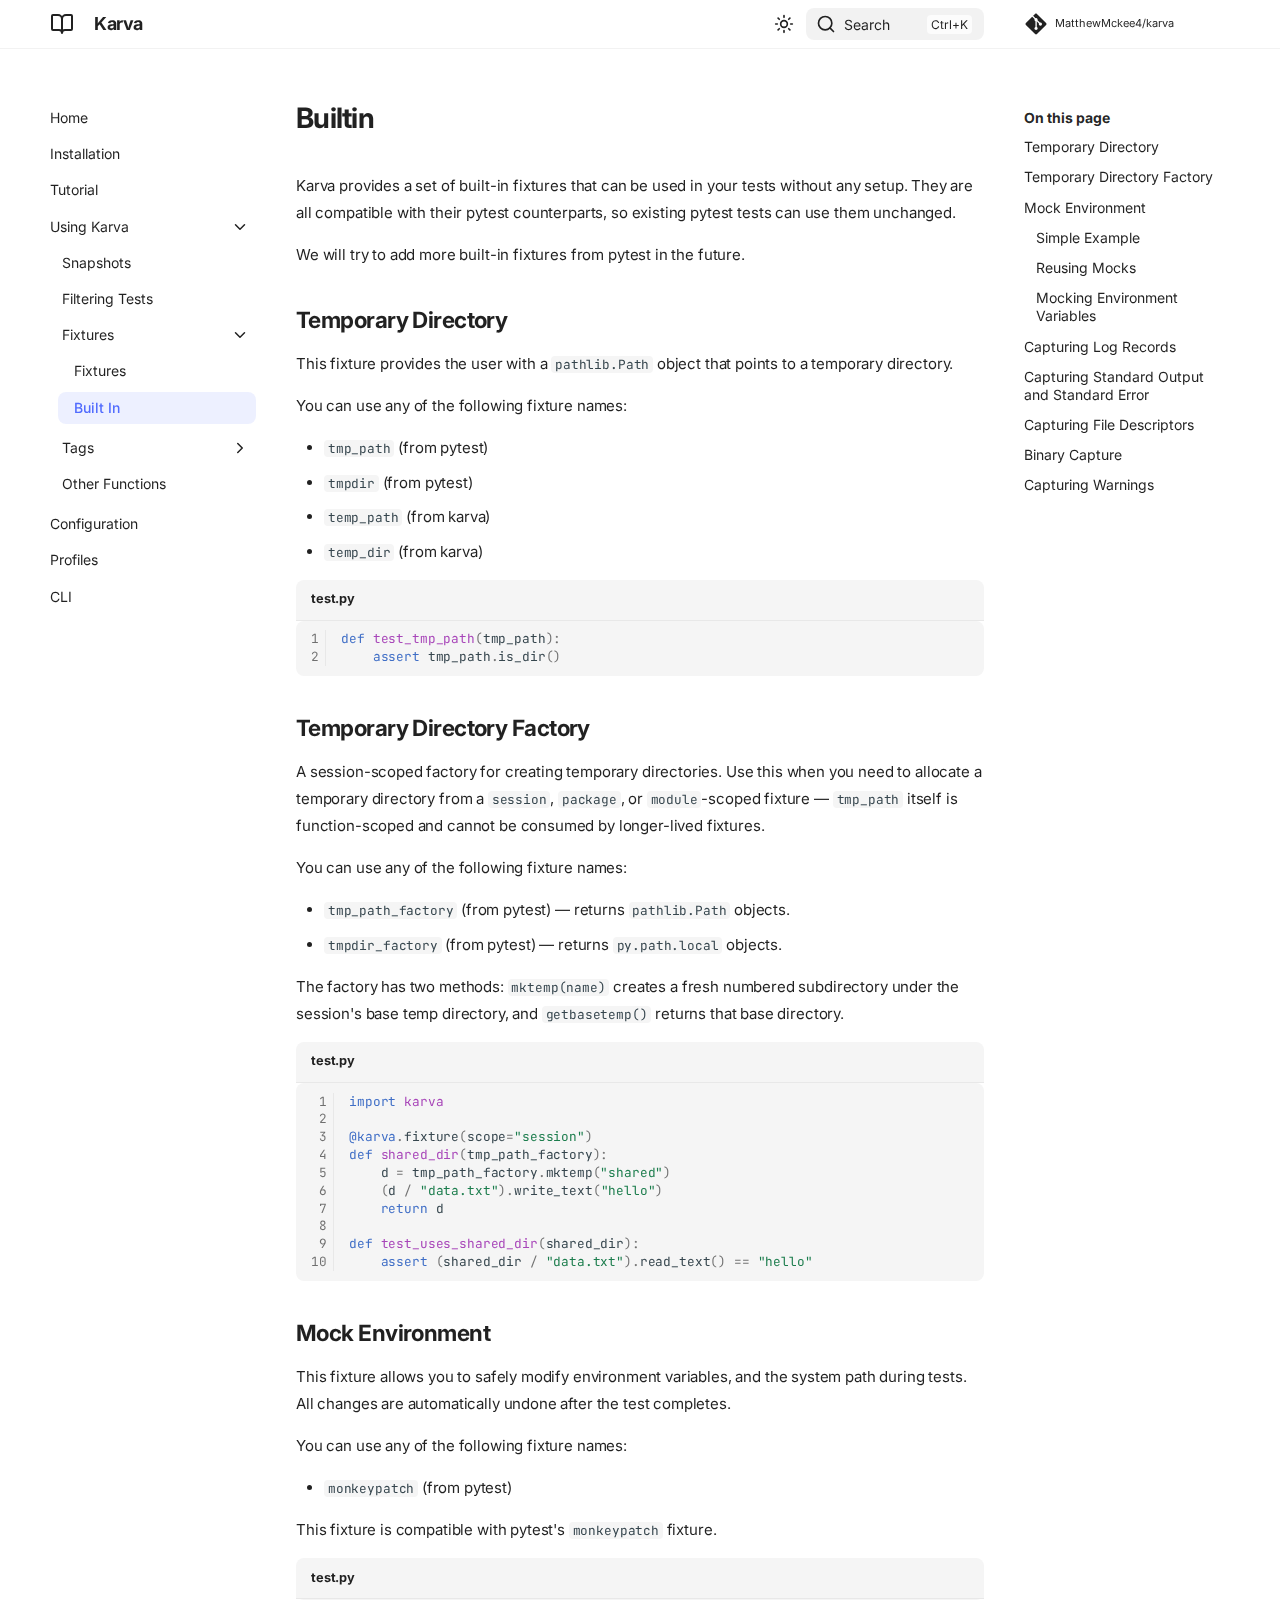
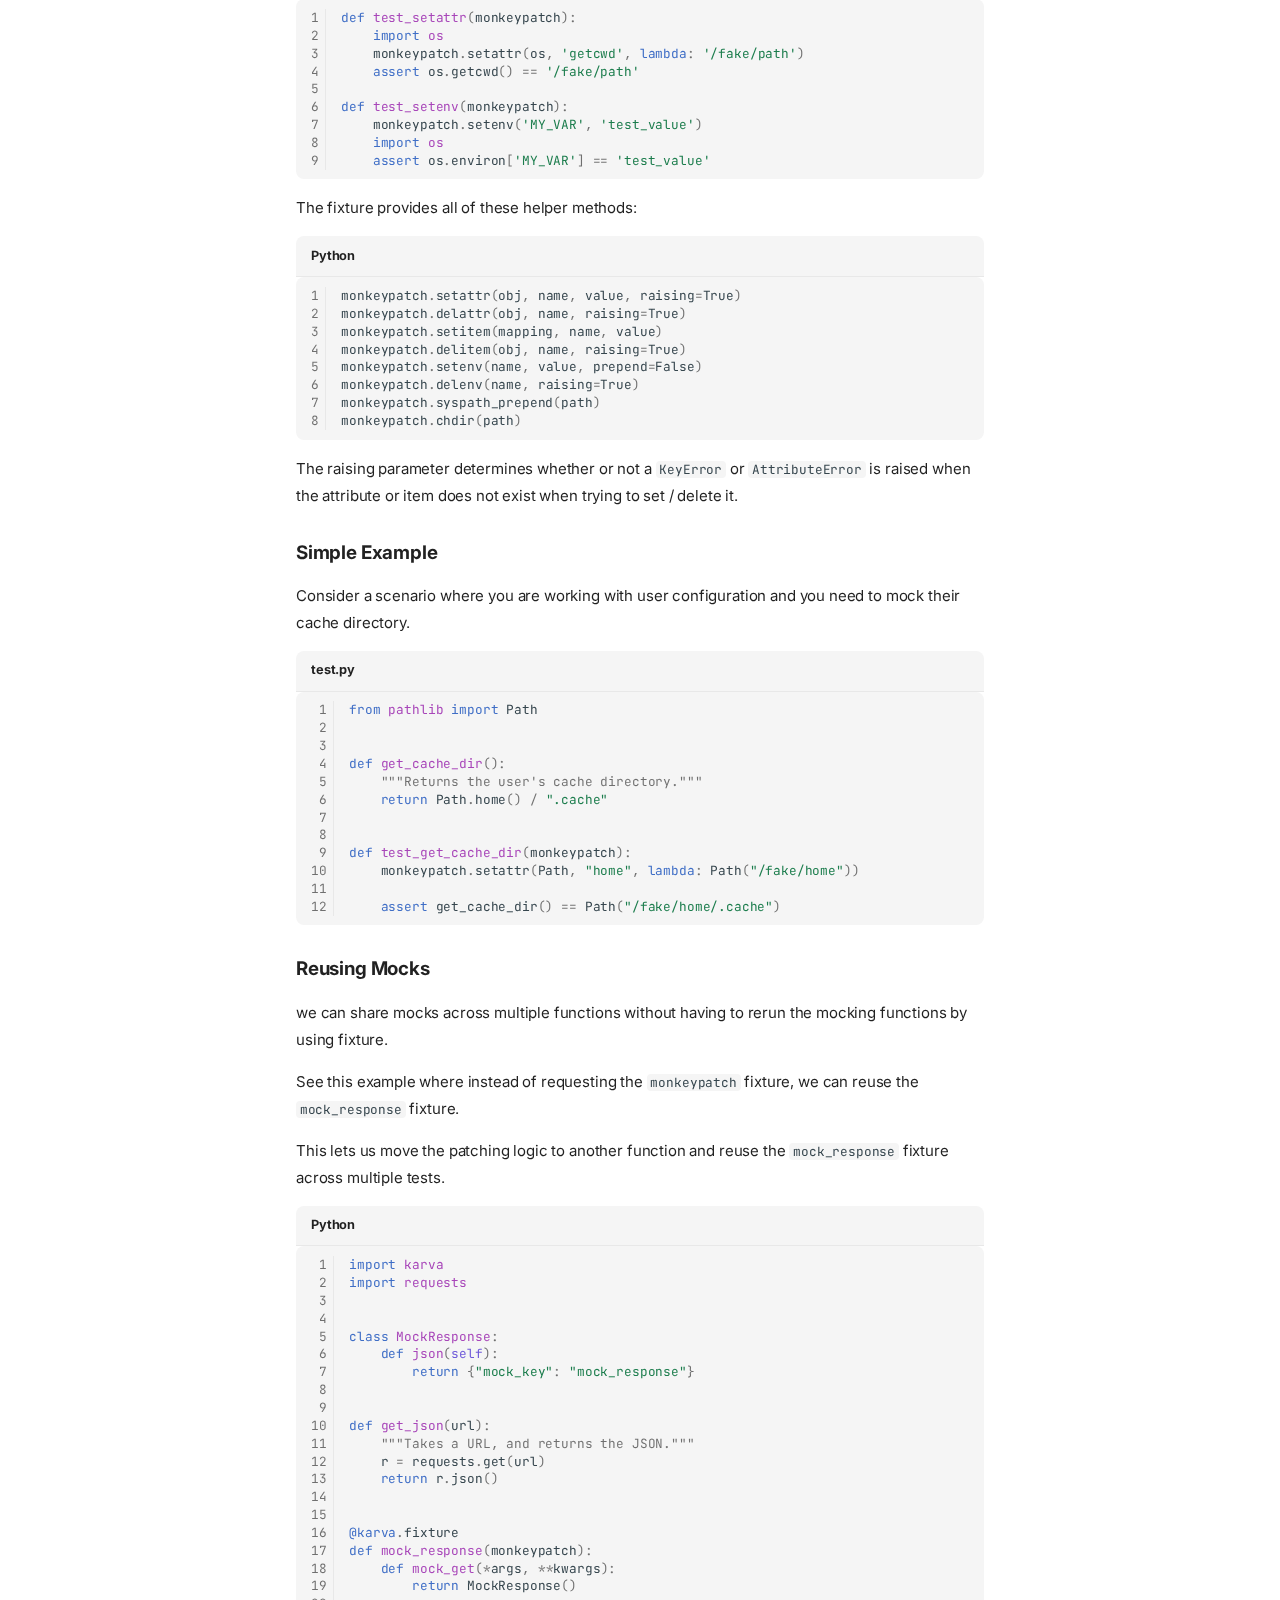
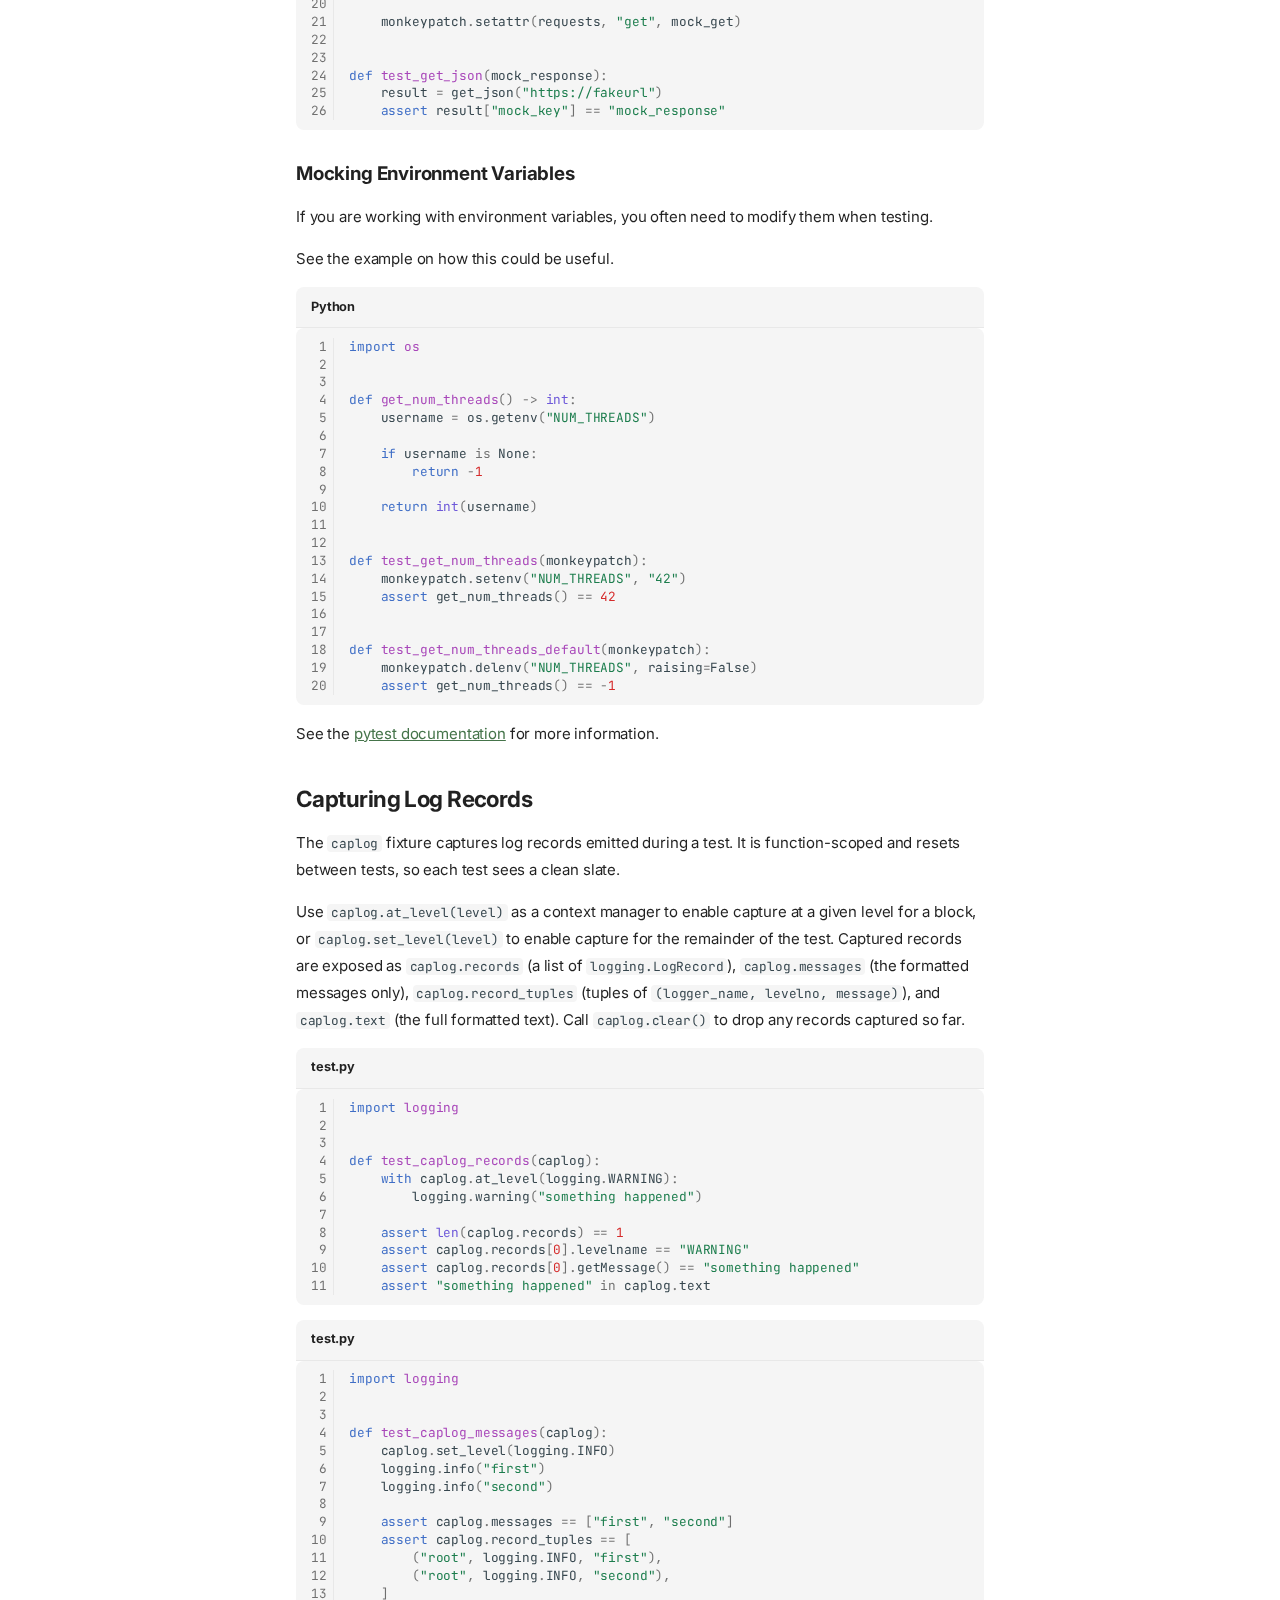
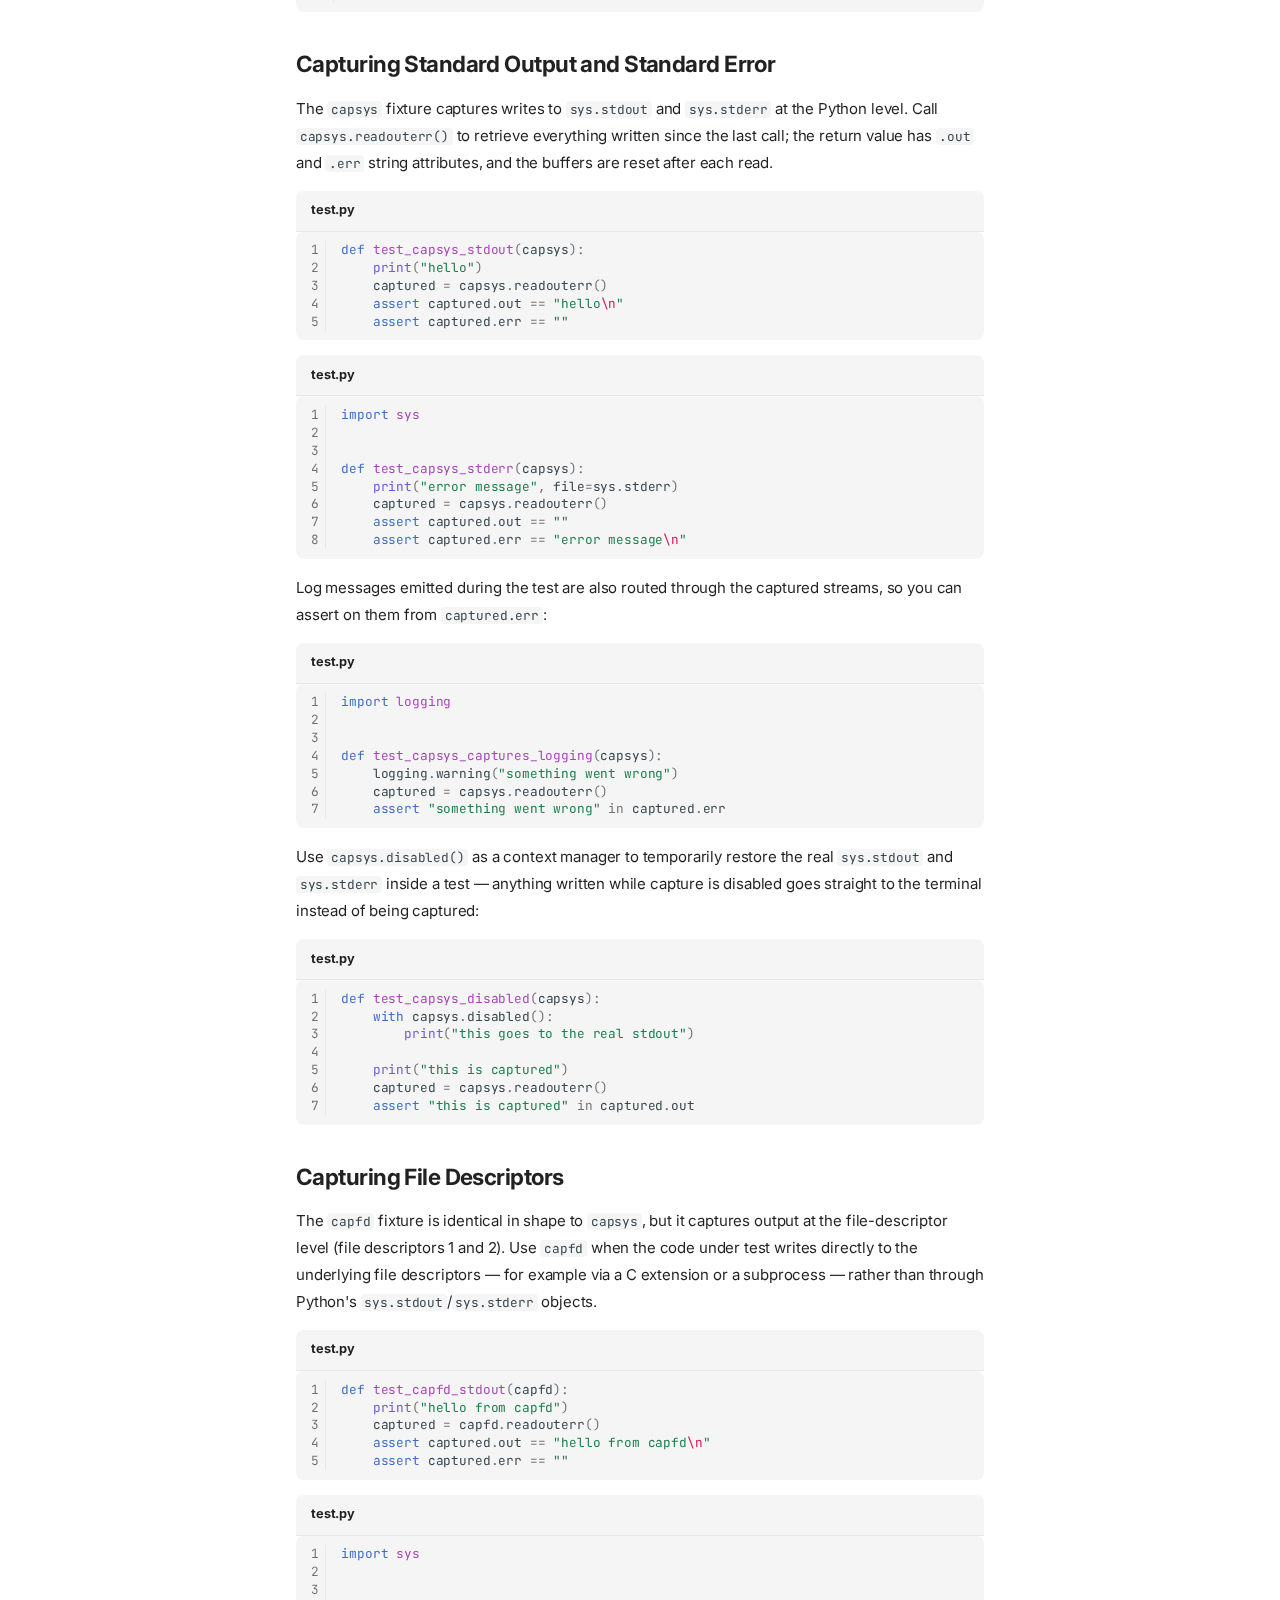
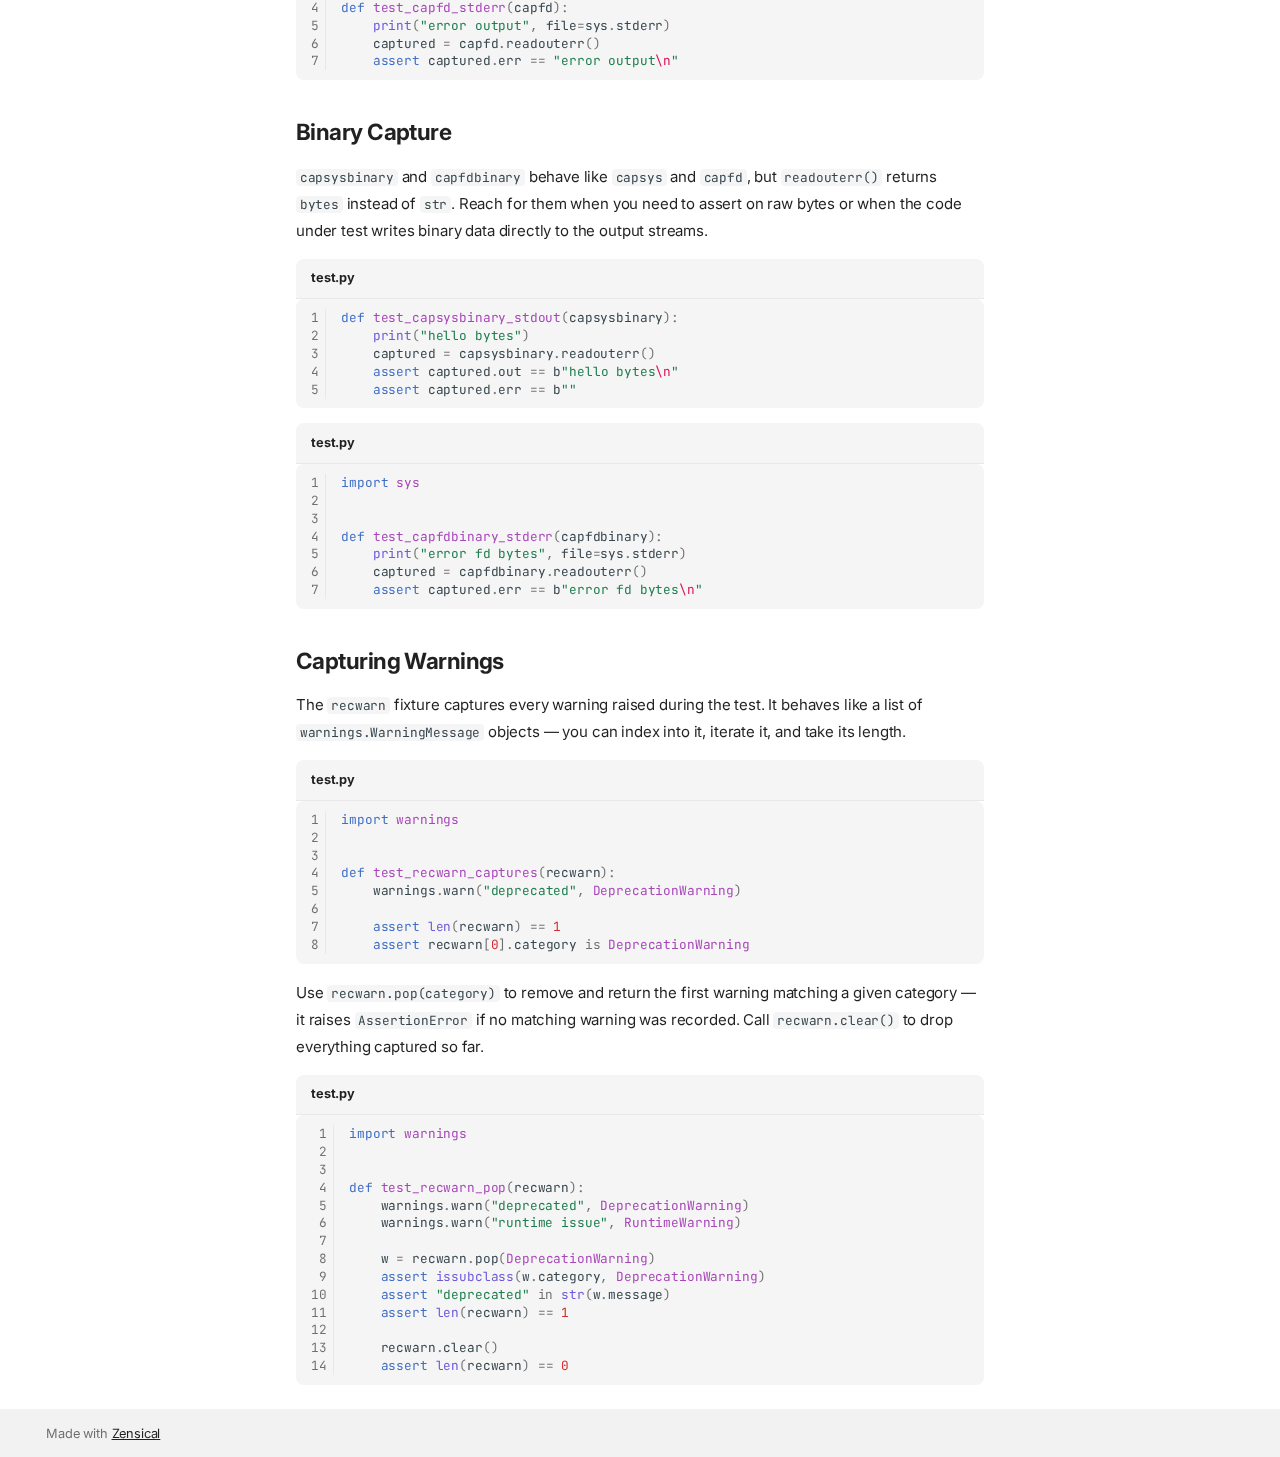
<file: usage/fixtures/builtin/index.html>
<!doctype html>
<html lang="en" class="no-js">
  <head>
    
      <meta charset="utf-8">
      <meta name="viewport" content="width=device-width,initial-scale=1">
      
        <meta name="description" content="A Python test framework, written in Rust">
      
      
        <meta name="author" content="Matthew McKee">
      
      
        <link rel="canonical" href="https://matthewmckee4.github.io/karva/usage/fixtures/builtin/">
      
      
        <link rel="prev" href="../fixtures/">
      
      
        <link rel="next" href="../../tags/parametrize/">
      
      
        
      
      
      <link rel="icon" href="../../../assets/images/favicon.png">
      <meta name="generator" content="zensical-0.0.10">
    
    
      
        <title>Builtin - Karva</title>
      
    
    
      
        
      
      <link rel="stylesheet" href="../../../assets/stylesheets/modern/main.eafc6f7f.min.css">
      
        
          
        
        <link rel="stylesheet" href="../../../assets/stylesheets/modern/palette.dfe2e883.min.css">
      
      
  
  
    
  
    
  
    
  
    
  
    
  
    
  
    
  
    
  
    
  
    
  
    
  
    
  
  
  <style>:root{}</style>



    
    
      
    
    
      
        
        
        <link rel="preconnect" href="https://fonts.gstatic.com" crossorigin>
        <link rel="stylesheet" href="https://fonts.googleapis.com/css?family=Inter:300,300i,400,400i,500,500i,700,700i%7CJetBrains+Mono:400,400i,700,700i&display=fallback">
        <style>:root{--md-text-font:"Inter";--md-code-font:"JetBrains Mono"}</style>
      
    
    
      <link rel="stylesheet" href="../../../stylesheets/extra.css">
    
    <script>__md_scope=new URL("../../..",location),__md_hash=e=>[...e].reduce(((e,t)=>(e<<5)-e+t.charCodeAt(0)),0),__md_get=(e,t=localStorage,a=__md_scope)=>JSON.parse(t.getItem(a.pathname+"."+e)),__md_set=(e,t,a=localStorage,_=__md_scope)=>{try{a.setItem(_.pathname+"."+e,JSON.stringify(t))}catch(e){}},document.documentElement.setAttribute("data-platform",navigator.platform)</script>
    
      

    
    
  </head>
  
  
    
    
      
    
    
    
    
    <body dir="ltr" data-md-color-scheme="default" data-md-color-primary="custom" data-md-color-accent="indigo">
  
    
    <input class="md-toggle" data-md-toggle="drawer" type="checkbox" id="__drawer" autocomplete="off">
    <input class="md-toggle" data-md-toggle="search" type="checkbox" id="__search" autocomplete="off">
    <label class="md-overlay" for="__drawer"></label>
    <div data-md-component="skip">
      
        
        <a href="#temporary-directory" class="md-skip">
          Skip to content
        </a>
      
    </div>
    <div data-md-component="announce">
      
    </div>
    
    
      

  

<header class="md-header md-header--shadow" data-md-component="header">
  <nav class="md-header__inner md-grid" aria-label="Header">
    <a href="../../.." title="Karva" class="md-header__button md-logo" aria-label="Karva" data-md-component="logo">
      
  
  <svg xmlns="http://www.w3.org/2000/svg" fill="none" stroke="currentColor" stroke-linecap="round" stroke-linejoin="round" stroke-width="2" class="lucide lucide-book-open" viewBox="0 0 24 24"><path d="M12 7v14M3 18a1 1 0 0 1-1-1V4a1 1 0 0 1 1-1h5a4 4 0 0 1 4 4 4 4 0 0 1 4-4h5a1 1 0 0 1 1 1v13a1 1 0 0 1-1 1h-6a3 3 0 0 0-3 3 3 3 0 0 0-3-3z"/></svg>

    </a>
    <label class="md-header__button md-icon" for="__drawer">
      
      <svg xmlns="http://www.w3.org/2000/svg" fill="none" stroke="currentColor" stroke-linecap="round" stroke-linejoin="round" stroke-width="2" class="lucide lucide-menu" viewBox="0 0 24 24"><path d="M4 5h16M4 12h16M4 19h16"/></svg>
    </label>
    <div class="md-header__title" data-md-component="header-title">
      <div class="md-header__ellipsis">
        <div class="md-header__topic">
          <span class="md-ellipsis">
            Karva
          </span>
        </div>
        <div class="md-header__topic" data-md-component="header-topic">
          <span class="md-ellipsis">
            
              Builtin
            
          </span>
        </div>
      </div>
    </div>
    
      
        <form class="md-header__option" data-md-component="palette">
  
    
    
    
    <input class="md-option" data-md-color-media="(prefers-color-scheme: light)" data-md-color-scheme="default" data-md-color-primary="custom" data-md-color-accent="indigo"  aria-label="Switch to dark mode"  type="radio" name="__palette" id="__palette_0">
    
      <label class="md-header__button md-icon" title="Switch to dark mode" for="__palette_1" hidden>
        <svg xmlns="http://www.w3.org/2000/svg" fill="none" stroke="currentColor" stroke-linecap="round" stroke-linejoin="round" stroke-width="2" class="lucide lucide-sun" viewBox="0 0 24 24"><circle cx="12" cy="12" r="4"/><path d="M12 2v2M12 20v2M4.93 4.93l1.41 1.41M17.66 17.66l1.41 1.41M2 12h2M20 12h2M6.34 17.66l-1.41 1.41M19.07 4.93l-1.41 1.41"/></svg>
      </label>
    
  
    
    
    
    <input class="md-option" data-md-color-media="(prefers-color-scheme: dark)" data-md-color-scheme="slate" data-md-color-primary="custom" data-md-color-accent="indigo"  aria-label="Switch to light mode"  type="radio" name="__palette" id="__palette_1">
    
      <label class="md-header__button md-icon" title="Switch to light mode" for="__palette_0" hidden>
        <svg xmlns="http://www.w3.org/2000/svg" fill="none" stroke="currentColor" stroke-linecap="round" stroke-linejoin="round" stroke-width="2" class="lucide lucide-moon" viewBox="0 0 24 24"><path d="M20.985 12.486a9 9 0 1 1-9.473-9.472c.405-.022.617.46.402.803a6 6 0 0 0 8.268 8.268c.344-.215.825-.004.803.401"/></svg>
      </label>
    
  
</form>
      
    
    
      <script>var palette=__md_get("__palette");if(palette&&palette.color){if("(prefers-color-scheme)"===palette.color.media){var media=matchMedia("(prefers-color-scheme: light)"),input=document.querySelector(media.matches?"[data-md-color-media='(prefers-color-scheme: light)']":"[data-md-color-media='(prefers-color-scheme: dark)']");palette.color.media=input.getAttribute("data-md-color-media"),palette.color.scheme=input.getAttribute("data-md-color-scheme"),palette.color.primary=input.getAttribute("data-md-color-primary"),palette.color.accent=input.getAttribute("data-md-color-accent")}for(var[key,value]of Object.entries(palette.color))document.body.setAttribute("data-md-color-"+key,value)}</script>
    
    
    
      
      
        <label class="md-header__button md-icon" for="__search">
          
          <svg xmlns="http://www.w3.org/2000/svg" fill="none" stroke="currentColor" stroke-linecap="round" stroke-linejoin="round" stroke-width="2" class="lucide lucide-search" viewBox="0 0 24 24"><path d="m21 21-4.34-4.34"/><circle cx="11" cy="11" r="8"/></svg>
        </label>
        <div class="md-search" data-md-component="search" role="dialog" aria-label="Search">
  <button type="button" class="md-search__button">
    Search
  </button>
</div>
      
    
    <div class="md-header__source">
      
        <a href="https://github.com/MatthewMckee4/karva" title="Go to repository" class="md-source" data-md-component="source">
  <div class="md-source__icon md-icon">
    
    <svg xmlns="http://www.w3.org/2000/svg" viewBox="0 0 448 512"><!--! Font Awesome Free 7.1.0 by @fontawesome - https://fontawesome.com License - https://fontawesome.com/license/free (Icons: CC BY 4.0, Fonts: SIL OFL 1.1, Code: MIT License) Copyright 2025 Fonticons, Inc.--><path fill="currentColor" d="M439.6 236.1 244 40.5c-5.4-5.5-12.8-8.5-20.4-8.5s-15 3-20.4 8.4L162.5 81l51.5 51.5c27.1-9.1 52.7 16.8 43.4 43.7l49.7 49.7c34.2-11.8 61.2 31 35.5 56.7-26.5 26.5-70.2-2.9-56-37.3L240.3 199v121.9c25.3 12.5 22.3 41.8 9.1 55-6.4 6.4-15.2 10.1-24.3 10.1s-17.8-3.6-24.3-10.1c-17.6-17.6-11.1-46.9 11.2-56v-123c-20.8-8.5-24.6-30.7-18.6-45L142.6 101 8.5 235.1C3 240.6 0 247.9 0 255.5s3 15 8.5 20.4l195.6 195.7c5.4 5.4 12.7 8.4 20.4 8.4s15-3 20.4-8.4l194.7-194.7c5.4-5.4 8.4-12.8 8.4-20.4s-3-15-8.4-20.4"/></svg>
  </div>
  <div class="md-source__repository">
    MatthewMckee4/karva
  </div>
</a>
      
    </div>
  </nav>
  
</header>
    
    <div class="md-container" data-md-component="container">
      
      
        
          
        
      
      <main class="md-main" data-md-component="main">
        <div class="md-main__inner md-grid">
          
            
              
              <div class="md-sidebar md-sidebar--primary" data-md-component="sidebar" data-md-type="navigation" >
                <div class="md-sidebar__scrollwrap">
                  <div class="md-sidebar__inner">
                    



<nav class="md-nav md-nav--primary" aria-label="Navigation" data-md-level="0">
  <label class="md-nav__title" for="__drawer">
    <a href="../../.." title="Karva" class="md-nav__button md-logo" aria-label="Karva" data-md-component="logo">
      
  
  <svg xmlns="http://www.w3.org/2000/svg" fill="none" stroke="currentColor" stroke-linecap="round" stroke-linejoin="round" stroke-width="2" class="lucide lucide-book-open" viewBox="0 0 24 24"><path d="M12 7v14M3 18a1 1 0 0 1-1-1V4a1 1 0 0 1 1-1h5a4 4 0 0 1 4 4 4 4 0 0 1 4-4h5a1 1 0 0 1 1 1v13a1 1 0 0 1-1 1h-6a3 3 0 0 0-3 3 3 3 0 0 0-3-3z"/></svg>

    </a>
    Karva
  </label>
  
    <div class="md-nav__source">
      <a href="https://github.com/MatthewMckee4/karva" title="Go to repository" class="md-source" data-md-component="source">
  <div class="md-source__icon md-icon">
    
    <svg xmlns="http://www.w3.org/2000/svg" viewBox="0 0 448 512"><!--! Font Awesome Free 7.1.0 by @fontawesome - https://fontawesome.com License - https://fontawesome.com/license/free (Icons: CC BY 4.0, Fonts: SIL OFL 1.1, Code: MIT License) Copyright 2025 Fonticons, Inc.--><path fill="currentColor" d="M439.6 236.1 244 40.5c-5.4-5.5-12.8-8.5-20.4-8.5s-15 3-20.4 8.4L162.5 81l51.5 51.5c27.1-9.1 52.7 16.8 43.4 43.7l49.7 49.7c34.2-11.8 61.2 31 35.5 56.7-26.5 26.5-70.2-2.9-56-37.3L240.3 199v121.9c25.3 12.5 22.3 41.8 9.1 55-6.4 6.4-15.2 10.1-24.3 10.1s-17.8-3.6-24.3-10.1c-17.6-17.6-11.1-46.9 11.2-56v-123c-20.8-8.5-24.6-30.7-18.6-45L142.6 101 8.5 235.1C3 240.6 0 247.9 0 255.5s3 15 8.5 20.4l195.6 195.7c5.4 5.4 12.7 8.4 20.4 8.4s15-3 20.4-8.4l194.7-194.7c5.4-5.4 8.4-12.8 8.4-20.4s-3-15-8.4-20.4"/></svg>
  </div>
  <div class="md-source__repository">
    MatthewMckee4/karva
  </div>
</a>
    </div>
  
  <ul class="md-nav__list" data-md-scrollfix>
    
      
      
  
  
  
  
    <li class="md-nav__item">
      <a href="../../.." class="md-nav__link">
        
  
  
  <span class="md-ellipsis">
    
  
    Home
  

    
  </span>
  
  

      </a>
    </li>
  

    
      
      
  
  
  
  
    <li class="md-nav__item">
      <a href="../../../installation/" class="md-nav__link">
        
  
  
  <span class="md-ellipsis">
    
  
    Installation
  

    
  </span>
  
  

      </a>
    </li>
  

    
      
      
  
  
  
  
    <li class="md-nav__item">
      <a href="../../../tutorial/" class="md-nav__link">
        
  
  
  <span class="md-ellipsis">
    
  
    Tutorial
  

    
  </span>
  
  

      </a>
    </li>
  

    
      
      
  
  
    
  
  
  
    
    
    
    
    
    <li class="md-nav__item md-nav__item--active md-nav__item--nested">
      
        
        
        <input class="md-nav__toggle md-toggle " type="checkbox" id="__nav_4" checked>
        
          
          <label class="md-nav__link" for="__nav_4" id="__nav_4_label" tabindex="0">
            
  
  
  <span class="md-ellipsis">
    
  
    Using Karva
  

    
  </span>
  
  

            <span class="md-nav__icon md-icon"></span>
          </label>
        
        <nav class="md-nav" data-md-level="1" aria-labelledby="__nav_4_label" aria-expanded="true">
          <label class="md-nav__title" for="__nav_4">
            <span class="md-nav__icon md-icon"></span>
            
  
    Using Karva
  

          </label>
          <ul class="md-nav__list" data-md-scrollfix>
            
              
                
  
  
  
  
    <li class="md-nav__item">
      <a href="../../snapshots/" class="md-nav__link">
        
  
  
  <span class="md-ellipsis">
    
  
    Snapshots
  

    
  </span>
  
  

      </a>
    </li>
  

              
            
              
                
  
  
  
  
    <li class="md-nav__item">
      <a href="../../filtering/" class="md-nav__link">
        
  
  
  <span class="md-ellipsis">
    
  
    Filtering Tests
  

    
  </span>
  
  

      </a>
    </li>
  

              
            
              
                
  
  
    
  
  
  
    
    
    
    
    
    <li class="md-nav__item md-nav__item--active md-nav__item--nested">
      
        
        
        <input class="md-nav__toggle md-toggle " type="checkbox" id="__nav_4_3" checked>
        
          
          <label class="md-nav__link" for="__nav_4_3" id="__nav_4_3_label" tabindex="0">
            
  
  
  <span class="md-ellipsis">
    
  
    Fixtures
  

    
  </span>
  
  

            <span class="md-nav__icon md-icon"></span>
          </label>
        
        <nav class="md-nav" data-md-level="2" aria-labelledby="__nav_4_3_label" aria-expanded="true">
          <label class="md-nav__title" for="__nav_4_3">
            <span class="md-nav__icon md-icon"></span>
            
  
    Fixtures
  

          </label>
          <ul class="md-nav__list" data-md-scrollfix>
            
              
                
  
  
  
  
    <li class="md-nav__item">
      <a href="../fixtures/" class="md-nav__link">
        
  
  
  <span class="md-ellipsis">
    
  
    Fixtures
  

    
  </span>
  
  

      </a>
    </li>
  

              
            
              
                
  
  
    
  
  
  
    <li class="md-nav__item md-nav__item--active">
      
      <input class="md-nav__toggle md-toggle" type="checkbox" id="__toc">
      
      
      
        <label class="md-nav__link md-nav__link--active" for="__toc">
          
  
  
  <span class="md-ellipsis">
    
  
    Built In
  

    
  </span>
  
  

          <span class="md-nav__icon md-icon"></span>
        </label>
      
      <a href="./" class="md-nav__link md-nav__link--active">
        
  
  
  <span class="md-ellipsis">
    
  
    Built In
  

    
  </span>
  
  

      </a>
      
        


<nav class="md-nav md-nav--secondary" aria-label="On this page">
  
  
  
  
    <label class="md-nav__title" for="__toc">
      <span class="md-nav__icon md-icon"></span>
      On this page
    </label>
    <ul class="md-nav__list" data-md-component="toc" data-md-scrollfix>
      
        <li class="md-nav__item">
  <a href="#temporary-directory" class="md-nav__link">
    <span class="md-ellipsis">
      
        Temporary Directory
      
    </span>
  </a>
  
</li>
      
        <li class="md-nav__item">
  <a href="#temporary-directory-factory" class="md-nav__link">
    <span class="md-ellipsis">
      
        Temporary Directory Factory
      
    </span>
  </a>
  
</li>
      
        <li class="md-nav__item">
  <a href="#mock-environment" class="md-nav__link">
    <span class="md-ellipsis">
      
        Mock Environment
      
    </span>
  </a>
  
    <nav class="md-nav" aria-label="Mock Environment">
      <ul class="md-nav__list">
        
          <li class="md-nav__item">
  <a href="#simple-example" class="md-nav__link">
    <span class="md-ellipsis">
      
        Simple Example
      
    </span>
  </a>
  
</li>
        
          <li class="md-nav__item">
  <a href="#reusing-mocks" class="md-nav__link">
    <span class="md-ellipsis">
      
        Reusing Mocks
      
    </span>
  </a>
  
</li>
        
          <li class="md-nav__item">
  <a href="#mocking-environment-variables" class="md-nav__link">
    <span class="md-ellipsis">
      
        Mocking Environment Variables
      
    </span>
  </a>
  
</li>
        
      </ul>
    </nav>
  
</li>
      
        <li class="md-nav__item">
  <a href="#capturing-log-records" class="md-nav__link">
    <span class="md-ellipsis">
      
        Capturing Log Records
      
    </span>
  </a>
  
</li>
      
        <li class="md-nav__item">
  <a href="#capturing-standard-output-and-standard-error" class="md-nav__link">
    <span class="md-ellipsis">
      
        Capturing Standard Output and Standard Error
      
    </span>
  </a>
  
</li>
      
        <li class="md-nav__item">
  <a href="#capturing-file-descriptors" class="md-nav__link">
    <span class="md-ellipsis">
      
        Capturing File Descriptors
      
    </span>
  </a>
  
</li>
      
        <li class="md-nav__item">
  <a href="#binary-capture" class="md-nav__link">
    <span class="md-ellipsis">
      
        Binary Capture
      
    </span>
  </a>
  
</li>
      
        <li class="md-nav__item">
  <a href="#capturing-warnings" class="md-nav__link">
    <span class="md-ellipsis">
      
        Capturing Warnings
      
    </span>
  </a>
  
</li>
      
    </ul>
  
</nav>
      
    </li>
  

              
            
          </ul>
        </nav>
      
    </li>
  

              
            
              
                
  
  
  
  
    
    
    
    
    
    <li class="md-nav__item md-nav__item--nested">
      
        
        
        <input class="md-nav__toggle md-toggle " type="checkbox" id="__nav_4_4" >
        
          
          <label class="md-nav__link" for="__nav_4_4" id="__nav_4_4_label" tabindex="0">
            
  
  
  <span class="md-ellipsis">
    
  
    Tags
  

    
  </span>
  
  

            <span class="md-nav__icon md-icon"></span>
          </label>
        
        <nav class="md-nav" data-md-level="2" aria-labelledby="__nav_4_4_label" aria-expanded="false">
          <label class="md-nav__title" for="__nav_4_4">
            <span class="md-nav__icon md-icon"></span>
            
  
    Tags
  

          </label>
          <ul class="md-nav__list" data-md-scrollfix>
            
              
                
  
  
  
  
    <li class="md-nav__item">
      <a href="../../tags/parametrize/" class="md-nav__link">
        
  
  
  <span class="md-ellipsis">
    
  
    Parametrize
  

    
  </span>
  
  

      </a>
    </li>
  

              
            
              
                
  
  
  
  
    <li class="md-nav__item">
      <a href="../../tags/skip/" class="md-nav__link">
        
  
  
  <span class="md-ellipsis">
    
  
    Skip
  

    
  </span>
  
  

      </a>
    </li>
  

              
            
              
                
  
  
  
  
    <li class="md-nav__item">
      <a href="../../tags/expect_fail/" class="md-nav__link">
        
  
  
  <span class="md-ellipsis">
    
  
    Expect Fail
  

    
  </span>
  
  

      </a>
    </li>
  

              
            
          </ul>
        </nav>
      
    </li>
  

              
            
              
                
  
  
  
  
    <li class="md-nav__item">
      <a href="../../functions/" class="md-nav__link">
        
  
  
  <span class="md-ellipsis">
    
  
    Other Functions
  

    
  </span>
  
  

      </a>
    </li>
  

              
            
          </ul>
        </nav>
      
    </li>
  

    
      
      
  
  
  
  
    <li class="md-nav__item">
      <a href="../../../configuration/" class="md-nav__link">
        
  
  
  <span class="md-ellipsis">
    
  
    Configuration
  

    
  </span>
  
  

      </a>
    </li>
  

    
      
      
  
  
  
  
    <li class="md-nav__item">
      <a href="../../../profiles/" class="md-nav__link">
        
  
  
  <span class="md-ellipsis">
    
  
    Profiles
  

    
  </span>
  
  

      </a>
    </li>
  

    
      
      
  
  
  
  
    <li class="md-nav__item">
      <a href="../../../cli/" class="md-nav__link">
        
  
  
  <span class="md-ellipsis">
    
  
    CLI
  

    
  </span>
  
  

      </a>
    </li>
  

    
  </ul>
</nav>
                  </div>
                </div>
              </div>
            
            
              
              <div class="md-sidebar md-sidebar--secondary" data-md-component="sidebar" data-md-type="toc" >
                <div class="md-sidebar__scrollwrap">
                  <div class="md-sidebar__inner">
                    


<nav class="md-nav md-nav--secondary" aria-label="On this page">
  
  
  
  
    <label class="md-nav__title" for="__toc">
      <span class="md-nav__icon md-icon"></span>
      On this page
    </label>
    <ul class="md-nav__list" data-md-component="toc" data-md-scrollfix>
      
        <li class="md-nav__item">
  <a href="#temporary-directory" class="md-nav__link">
    <span class="md-ellipsis">
      
        Temporary Directory
      
    </span>
  </a>
  
</li>
      
        <li class="md-nav__item">
  <a href="#temporary-directory-factory" class="md-nav__link">
    <span class="md-ellipsis">
      
        Temporary Directory Factory
      
    </span>
  </a>
  
</li>
      
        <li class="md-nav__item">
  <a href="#mock-environment" class="md-nav__link">
    <span class="md-ellipsis">
      
        Mock Environment
      
    </span>
  </a>
  
    <nav class="md-nav" aria-label="Mock Environment">
      <ul class="md-nav__list">
        
          <li class="md-nav__item">
  <a href="#simple-example" class="md-nav__link">
    <span class="md-ellipsis">
      
        Simple Example
      
    </span>
  </a>
  
</li>
        
          <li class="md-nav__item">
  <a href="#reusing-mocks" class="md-nav__link">
    <span class="md-ellipsis">
      
        Reusing Mocks
      
    </span>
  </a>
  
</li>
        
          <li class="md-nav__item">
  <a href="#mocking-environment-variables" class="md-nav__link">
    <span class="md-ellipsis">
      
        Mocking Environment Variables
      
    </span>
  </a>
  
</li>
        
      </ul>
    </nav>
  
</li>
      
        <li class="md-nav__item">
  <a href="#capturing-log-records" class="md-nav__link">
    <span class="md-ellipsis">
      
        Capturing Log Records
      
    </span>
  </a>
  
</li>
      
        <li class="md-nav__item">
  <a href="#capturing-standard-output-and-standard-error" class="md-nav__link">
    <span class="md-ellipsis">
      
        Capturing Standard Output and Standard Error
      
    </span>
  </a>
  
</li>
      
        <li class="md-nav__item">
  <a href="#capturing-file-descriptors" class="md-nav__link">
    <span class="md-ellipsis">
      
        Capturing File Descriptors
      
    </span>
  </a>
  
</li>
      
        <li class="md-nav__item">
  <a href="#binary-capture" class="md-nav__link">
    <span class="md-ellipsis">
      
        Binary Capture
      
    </span>
  </a>
  
</li>
      
        <li class="md-nav__item">
  <a href="#capturing-warnings" class="md-nav__link">
    <span class="md-ellipsis">
      
        Capturing Warnings
      
    </span>
  </a>
  
</li>
      
    </ul>
  
</nav>
                  </div>
                </div>
              </div>
            
          
          
            <div class="md-content" data-md-component="content">
              
              <article class="md-content__inner md-typeset">
                
                  

  <h1>Builtin</h1>

<p>Karva provides a set of built-in fixtures that can be used in your tests without any setup. They are all compatible with their pytest counterparts, so existing pytest tests can use them unchanged.</p>
<p>We will try to add more built-in fixtures from pytest in the future.</p>
<h2 id="temporary-directory">Temporary Directory</h2>
<p>This fixture provides the user with a <code>pathlib.Path</code> object that points to a temporary directory.</p>
<p>You can use any of the following fixture names:</p>
<ul>
<li><code>tmp_path</code> (from pytest)</li>
<li><code>tmpdir</code> (from pytest)</li>
<li><code>temp_path</code> (from karva)</li>
<li><code>temp_dir</code> (from karva)</li>
</ul>
<div class="highlight"><table class="highlighttable"><tr><th colspan="2" class="filename"><span class="filename">test.py</span></th></tr><tr><td class="linenos"><div class="linenodiv"><pre><span></span><span class="normal">1</span>
<span class="normal">2</span></pre></div></td><td class="code"><div><pre><span></span><code><span class="k">def</span><span class="w"> </span><span class="nf">test_tmp_path</span><span class="p">(</span><span class="n">tmp_path</span><span class="p">):</span>
    <span class="k">assert</span> <span class="n">tmp_path</span><span class="o">.</span><span class="n">is_dir</span><span class="p">()</span>
</code></pre></div></td></tr></table></div>
<h2 id="temporary-directory-factory">Temporary Directory Factory</h2>
<p>A session-scoped factory for creating temporary directories. Use this when you need to allocate a temporary directory from a <code>session</code>, <code>package</code>, or <code>module</code>-scoped fixture — <code>tmp_path</code> itself is function-scoped and cannot be consumed by longer-lived fixtures.</p>
<p>You can use any of the following fixture names:</p>
<ul>
<li><code>tmp_path_factory</code> (from pytest) — returns <code>pathlib.Path</code> objects.</li>
<li><code>tmpdir_factory</code> (from pytest) — returns <code>py.path.local</code> objects.</li>
</ul>
<p>The factory has two methods: <code>mktemp(name)</code> creates a fresh numbered subdirectory under the session's base temp directory, and <code>getbasetemp()</code> returns that base directory.</p>
<div class="highlight"><table class="highlighttable"><tr><th colspan="2" class="filename"><span class="filename">test.py</span></th></tr><tr><td class="linenos"><div class="linenodiv"><pre><span></span><span class="normal"> 1</span>
<span class="normal"> 2</span>
<span class="normal"> 3</span>
<span class="normal"> 4</span>
<span class="normal"> 5</span>
<span class="normal"> 6</span>
<span class="normal"> 7</span>
<span class="normal"> 8</span>
<span class="normal"> 9</span>
<span class="normal">10</span></pre></div></td><td class="code"><div><pre><span></span><code><span class="kn">import</span><span class="w"> </span><span class="nn">karva</span>

<span class="nd">@karva</span><span class="o">.</span><span class="n">fixture</span><span class="p">(</span><span class="n">scope</span><span class="o">=</span><span class="s2">&quot;session&quot;</span><span class="p">)</span>
<span class="k">def</span><span class="w"> </span><span class="nf">shared_dir</span><span class="p">(</span><span class="n">tmp_path_factory</span><span class="p">):</span>
    <span class="n">d</span> <span class="o">=</span> <span class="n">tmp_path_factory</span><span class="o">.</span><span class="n">mktemp</span><span class="p">(</span><span class="s2">&quot;shared&quot;</span><span class="p">)</span>
    <span class="p">(</span><span class="n">d</span> <span class="o">/</span> <span class="s2">&quot;data.txt&quot;</span><span class="p">)</span><span class="o">.</span><span class="n">write_text</span><span class="p">(</span><span class="s2">&quot;hello&quot;</span><span class="p">)</span>
    <span class="k">return</span> <span class="n">d</span>

<span class="k">def</span><span class="w"> </span><span class="nf">test_uses_shared_dir</span><span class="p">(</span><span class="n">shared_dir</span><span class="p">):</span>
    <span class="k">assert</span> <span class="p">(</span><span class="n">shared_dir</span> <span class="o">/</span> <span class="s2">&quot;data.txt&quot;</span><span class="p">)</span><span class="o">.</span><span class="n">read_text</span><span class="p">()</span> <span class="o">==</span> <span class="s2">&quot;hello&quot;</span>
</code></pre></div></td></tr></table></div>
<h2 id="mock-environment">Mock Environment</h2>
<p>This fixture allows you to safely modify environment variables, and the system path during tests. All changes are automatically undone after the test completes.</p>
<p>You can use any of the following fixture names:</p>
<ul>
<li><code>monkeypatch</code> (from pytest)</li>
</ul>
<p>This fixture is compatible with pytest's <code>monkeypatch</code> fixture.</p>
<div class="highlight"><table class="highlighttable"><tr><th colspan="2" class="filename"><span class="filename">test.py</span></th></tr><tr><td class="linenos"><div class="linenodiv"><pre><span></span><span class="normal">1</span>
<span class="normal">2</span>
<span class="normal">3</span>
<span class="normal">4</span>
<span class="normal">5</span>
<span class="normal">6</span>
<span class="normal">7</span>
<span class="normal">8</span>
<span class="normal">9</span></pre></div></td><td class="code"><div><pre><span></span><code><span class="k">def</span><span class="w"> </span><span class="nf">test_setattr</span><span class="p">(</span><span class="n">monkeypatch</span><span class="p">):</span>
    <span class="kn">import</span><span class="w"> </span><span class="nn">os</span>
    <span class="n">monkeypatch</span><span class="o">.</span><span class="n">setattr</span><span class="p">(</span><span class="n">os</span><span class="p">,</span> <span class="s1">&#39;getcwd&#39;</span><span class="p">,</span> <span class="k">lambda</span><span class="p">:</span> <span class="s1">&#39;/fake/path&#39;</span><span class="p">)</span>
    <span class="k">assert</span> <span class="n">os</span><span class="o">.</span><span class="n">getcwd</span><span class="p">()</span> <span class="o">==</span> <span class="s1">&#39;/fake/path&#39;</span>

<span class="k">def</span><span class="w"> </span><span class="nf">test_setenv</span><span class="p">(</span><span class="n">monkeypatch</span><span class="p">):</span>
    <span class="n">monkeypatch</span><span class="o">.</span><span class="n">setenv</span><span class="p">(</span><span class="s1">&#39;MY_VAR&#39;</span><span class="p">,</span> <span class="s1">&#39;test_value&#39;</span><span class="p">)</span>
    <span class="kn">import</span><span class="w"> </span><span class="nn">os</span>
    <span class="k">assert</span> <span class="n">os</span><span class="o">.</span><span class="n">environ</span><span class="p">[</span><span class="s1">&#39;MY_VAR&#39;</span><span class="p">]</span> <span class="o">==</span> <span class="s1">&#39;test_value&#39;</span>
</code></pre></div></td></tr></table></div>
<p>The fixture provides all of these helper methods:</p>
<div class="highlight"><table class="highlighttable"><tr><th colspan="2" class="filename"><span class="filename">Python</span></th></tr><tr><td class="linenos"><div class="linenodiv"><pre><span></span><span class="normal">1</span>
<span class="normal">2</span>
<span class="normal">3</span>
<span class="normal">4</span>
<span class="normal">5</span>
<span class="normal">6</span>
<span class="normal">7</span>
<span class="normal">8</span></pre></div></td><td class="code"><div><pre><span></span><code><span class="n">monkeypatch</span><span class="o">.</span><span class="n">setattr</span><span class="p">(</span><span class="n">obj</span><span class="p">,</span> <span class="n">name</span><span class="p">,</span> <span class="n">value</span><span class="p">,</span> <span class="n">raising</span><span class="o">=</span><span class="kc">True</span><span class="p">)</span>
<span class="n">monkeypatch</span><span class="o">.</span><span class="n">delattr</span><span class="p">(</span><span class="n">obj</span><span class="p">,</span> <span class="n">name</span><span class="p">,</span> <span class="n">raising</span><span class="o">=</span><span class="kc">True</span><span class="p">)</span>
<span class="n">monkeypatch</span><span class="o">.</span><span class="n">setitem</span><span class="p">(</span><span class="n">mapping</span><span class="p">,</span> <span class="n">name</span><span class="p">,</span> <span class="n">value</span><span class="p">)</span>
<span class="n">monkeypatch</span><span class="o">.</span><span class="n">delitem</span><span class="p">(</span><span class="n">obj</span><span class="p">,</span> <span class="n">name</span><span class="p">,</span> <span class="n">raising</span><span class="o">=</span><span class="kc">True</span><span class="p">)</span>
<span class="n">monkeypatch</span><span class="o">.</span><span class="n">setenv</span><span class="p">(</span><span class="n">name</span><span class="p">,</span> <span class="n">value</span><span class="p">,</span> <span class="n">prepend</span><span class="o">=</span><span class="kc">False</span><span class="p">)</span>
<span class="n">monkeypatch</span><span class="o">.</span><span class="n">delenv</span><span class="p">(</span><span class="n">name</span><span class="p">,</span> <span class="n">raising</span><span class="o">=</span><span class="kc">True</span><span class="p">)</span>
<span class="n">monkeypatch</span><span class="o">.</span><span class="n">syspath_prepend</span><span class="p">(</span><span class="n">path</span><span class="p">)</span>
<span class="n">monkeypatch</span><span class="o">.</span><span class="n">chdir</span><span class="p">(</span><span class="n">path</span><span class="p">)</span>
</code></pre></div></td></tr></table></div>
<p>The raising parameter determines whether or not a <code>KeyError</code> or <code>AttributeError</code> is raised when the attribute or item does not exist when trying to set / delete it.</p>
<h3 id="simple-example">Simple Example</h3>
<p>Consider a scenario where you are working with user configuration and you need to mock their cache directory.</p>
<div class="highlight"><table class="highlighttable"><tr><th colspan="2" class="filename"><span class="filename">test.py</span></th></tr><tr><td class="linenos"><div class="linenodiv"><pre><span></span><span class="normal"> 1</span>
<span class="normal"> 2</span>
<span class="normal"> 3</span>
<span class="normal"> 4</span>
<span class="normal"> 5</span>
<span class="normal"> 6</span>
<span class="normal"> 7</span>
<span class="normal"> 8</span>
<span class="normal"> 9</span>
<span class="normal">10</span>
<span class="normal">11</span>
<span class="normal">12</span></pre></div></td><td class="code"><div><pre><span></span><code><span class="kn">from</span><span class="w"> </span><span class="nn">pathlib</span><span class="w"> </span><span class="kn">import</span> <span class="n">Path</span>


<span class="k">def</span><span class="w"> </span><span class="nf">get_cache_dir</span><span class="p">():</span>
<span class="w">    </span><span class="sd">&quot;&quot;&quot;Returns the user&#39;s cache directory.&quot;&quot;&quot;</span>
    <span class="k">return</span> <span class="n">Path</span><span class="o">.</span><span class="n">home</span><span class="p">()</span> <span class="o">/</span> <span class="s2">&quot;.cache&quot;</span>


<span class="k">def</span><span class="w"> </span><span class="nf">test_get_cache_dir</span><span class="p">(</span><span class="n">monkeypatch</span><span class="p">):</span>
    <span class="n">monkeypatch</span><span class="o">.</span><span class="n">setattr</span><span class="p">(</span><span class="n">Path</span><span class="p">,</span> <span class="s2">&quot;home&quot;</span><span class="p">,</span> <span class="k">lambda</span><span class="p">:</span> <span class="n">Path</span><span class="p">(</span><span class="s2">&quot;/fake/home&quot;</span><span class="p">))</span>

    <span class="k">assert</span> <span class="n">get_cache_dir</span><span class="p">()</span> <span class="o">==</span> <span class="n">Path</span><span class="p">(</span><span class="s2">&quot;/fake/home/.cache&quot;</span><span class="p">)</span>
</code></pre></div></td></tr></table></div>
<h3 id="reusing-mocks">Reusing Mocks</h3>
<p>we can share mocks across multiple functions without having to rerun the mocking functions by using fixture.</p>
<p>See this example where instead of requesting the <code>monkeypatch</code> fixture, we can reuse the <code>mock_response</code> fixture.</p>
<p>This lets us move the patching logic to another function and reuse the <code>mock_response</code> fixture across multiple tests.</p>
<div class="highlight"><table class="highlighttable"><tr><th colspan="2" class="filename"><span class="filename">Python</span></th></tr><tr><td class="linenos"><div class="linenodiv"><pre><span></span><span class="normal"> 1</span>
<span class="normal"> 2</span>
<span class="normal"> 3</span>
<span class="normal"> 4</span>
<span class="normal"> 5</span>
<span class="normal"> 6</span>
<span class="normal"> 7</span>
<span class="normal"> 8</span>
<span class="normal"> 9</span>
<span class="normal">10</span>
<span class="normal">11</span>
<span class="normal">12</span>
<span class="normal">13</span>
<span class="normal">14</span>
<span class="normal">15</span>
<span class="normal">16</span>
<span class="normal">17</span>
<span class="normal">18</span>
<span class="normal">19</span>
<span class="normal">20</span>
<span class="normal">21</span>
<span class="normal">22</span>
<span class="normal">23</span>
<span class="normal">24</span>
<span class="normal">25</span>
<span class="normal">26</span></pre></div></td><td class="code"><div><pre><span></span><code><span class="kn">import</span><span class="w"> </span><span class="nn">karva</span>
<span class="kn">import</span><span class="w"> </span><span class="nn">requests</span>


<span class="k">class</span><span class="w"> </span><span class="nc">MockResponse</span><span class="p">:</span>
    <span class="k">def</span><span class="w"> </span><span class="nf">json</span><span class="p">(</span><span class="bp">self</span><span class="p">):</span>
        <span class="k">return</span> <span class="p">{</span><span class="s2">&quot;mock_key&quot;</span><span class="p">:</span> <span class="s2">&quot;mock_response&quot;</span><span class="p">}</span>


<span class="k">def</span><span class="w"> </span><span class="nf">get_json</span><span class="p">(</span><span class="n">url</span><span class="p">):</span>
<span class="w">    </span><span class="sd">&quot;&quot;&quot;Takes a URL, and returns the JSON.&quot;&quot;&quot;</span>
    <span class="n">r</span> <span class="o">=</span> <span class="n">requests</span><span class="o">.</span><span class="n">get</span><span class="p">(</span><span class="n">url</span><span class="p">)</span>
    <span class="k">return</span> <span class="n">r</span><span class="o">.</span><span class="n">json</span><span class="p">()</span>


<span class="nd">@karva</span><span class="o">.</span><span class="n">fixture</span>
<span class="k">def</span><span class="w"> </span><span class="nf">mock_response</span><span class="p">(</span><span class="n">monkeypatch</span><span class="p">):</span>
    <span class="k">def</span><span class="w"> </span><span class="nf">mock_get</span><span class="p">(</span><span class="o">*</span><span class="n">args</span><span class="p">,</span> <span class="o">**</span><span class="n">kwargs</span><span class="p">):</span>
        <span class="k">return</span> <span class="n">MockResponse</span><span class="p">()</span>

    <span class="n">monkeypatch</span><span class="o">.</span><span class="n">setattr</span><span class="p">(</span><span class="n">requests</span><span class="p">,</span> <span class="s2">&quot;get&quot;</span><span class="p">,</span> <span class="n">mock_get</span><span class="p">)</span>


<span class="k">def</span><span class="w"> </span><span class="nf">test_get_json</span><span class="p">(</span><span class="n">mock_response</span><span class="p">):</span>
    <span class="n">result</span> <span class="o">=</span> <span class="n">get_json</span><span class="p">(</span><span class="s2">&quot;https://fakeurl&quot;</span><span class="p">)</span>
    <span class="k">assert</span> <span class="n">result</span><span class="p">[</span><span class="s2">&quot;mock_key&quot;</span><span class="p">]</span> <span class="o">==</span> <span class="s2">&quot;mock_response&quot;</span>
</code></pre></div></td></tr></table></div>
<h3 id="mocking-environment-variables">Mocking Environment Variables</h3>
<p>If you are working with environment variables, you often need to modify them when testing.</p>
<p>See the example on how this could be useful.</p>
<div class="highlight"><table class="highlighttable"><tr><th colspan="2" class="filename"><span class="filename">Python</span></th></tr><tr><td class="linenos"><div class="linenodiv"><pre><span></span><span class="normal"> 1</span>
<span class="normal"> 2</span>
<span class="normal"> 3</span>
<span class="normal"> 4</span>
<span class="normal"> 5</span>
<span class="normal"> 6</span>
<span class="normal"> 7</span>
<span class="normal"> 8</span>
<span class="normal"> 9</span>
<span class="normal">10</span>
<span class="normal">11</span>
<span class="normal">12</span>
<span class="normal">13</span>
<span class="normal">14</span>
<span class="normal">15</span>
<span class="normal">16</span>
<span class="normal">17</span>
<span class="normal">18</span>
<span class="normal">19</span>
<span class="normal">20</span></pre></div></td><td class="code"><div><pre><span></span><code><span class="kn">import</span><span class="w"> </span><span class="nn">os</span>


<span class="k">def</span><span class="w"> </span><span class="nf">get_num_threads</span><span class="p">()</span> <span class="o">-&gt;</span> <span class="nb">int</span><span class="p">:</span>
    <span class="n">username</span> <span class="o">=</span> <span class="n">os</span><span class="o">.</span><span class="n">getenv</span><span class="p">(</span><span class="s2">&quot;NUM_THREADS&quot;</span><span class="p">)</span>

    <span class="k">if</span> <span class="n">username</span> <span class="ow">is</span> <span class="kc">None</span><span class="p">:</span>
        <span class="k">return</span> <span class="o">-</span><span class="mi">1</span>

    <span class="k">return</span> <span class="nb">int</span><span class="p">(</span><span class="n">username</span><span class="p">)</span>


<span class="k">def</span><span class="w"> </span><span class="nf">test_get_num_threads</span><span class="p">(</span><span class="n">monkeypatch</span><span class="p">):</span>
    <span class="n">monkeypatch</span><span class="o">.</span><span class="n">setenv</span><span class="p">(</span><span class="s2">&quot;NUM_THREADS&quot;</span><span class="p">,</span> <span class="s2">&quot;42&quot;</span><span class="p">)</span>
    <span class="k">assert</span> <span class="n">get_num_threads</span><span class="p">()</span> <span class="o">==</span> <span class="mi">42</span>


<span class="k">def</span><span class="w"> </span><span class="nf">test_get_num_threads_default</span><span class="p">(</span><span class="n">monkeypatch</span><span class="p">):</span>
    <span class="n">monkeypatch</span><span class="o">.</span><span class="n">delenv</span><span class="p">(</span><span class="s2">&quot;NUM_THREADS&quot;</span><span class="p">,</span> <span class="n">raising</span><span class="o">=</span><span class="kc">False</span><span class="p">)</span>
    <span class="k">assert</span> <span class="n">get_num_threads</span><span class="p">()</span> <span class="o">==</span> <span class="o">-</span><span class="mi">1</span>
</code></pre></div></td></tr></table></div>
<p>See the <a href="https://docs.pytest.org/en/6.2.x/monkeypatch.html">pytest documentation</a> for more information.</p>
<h2 id="capturing-log-records">Capturing Log Records</h2>
<p>The <code>caplog</code> fixture captures log records emitted during a test. It is function-scoped and resets between tests, so each test sees a clean slate.</p>
<p>Use <code>caplog.at_level(level)</code> as a context manager to enable capture at a given level for a block, or <code>caplog.set_level(level)</code> to enable capture for the remainder of the test. Captured records are exposed as <code>caplog.records</code> (a list of <code>logging.LogRecord</code>), <code>caplog.messages</code> (the formatted messages only), <code>caplog.record_tuples</code> (tuples of <code>(logger_name, levelno, message)</code>), and <code>caplog.text</code> (the full formatted text). Call <code>caplog.clear()</code> to drop any records captured so far.</p>
<div class="highlight"><table class="highlighttable"><tr><th colspan="2" class="filename"><span class="filename">test.py</span></th></tr><tr><td class="linenos"><div class="linenodiv"><pre><span></span><span class="normal"> 1</span>
<span class="normal"> 2</span>
<span class="normal"> 3</span>
<span class="normal"> 4</span>
<span class="normal"> 5</span>
<span class="normal"> 6</span>
<span class="normal"> 7</span>
<span class="normal"> 8</span>
<span class="normal"> 9</span>
<span class="normal">10</span>
<span class="normal">11</span></pre></div></td><td class="code"><div><pre><span></span><code><span class="kn">import</span><span class="w"> </span><span class="nn">logging</span>


<span class="k">def</span><span class="w"> </span><span class="nf">test_caplog_records</span><span class="p">(</span><span class="n">caplog</span><span class="p">):</span>
    <span class="k">with</span> <span class="n">caplog</span><span class="o">.</span><span class="n">at_level</span><span class="p">(</span><span class="n">logging</span><span class="o">.</span><span class="n">WARNING</span><span class="p">):</span>
        <span class="n">logging</span><span class="o">.</span><span class="n">warning</span><span class="p">(</span><span class="s2">&quot;something happened&quot;</span><span class="p">)</span>

    <span class="k">assert</span> <span class="nb">len</span><span class="p">(</span><span class="n">caplog</span><span class="o">.</span><span class="n">records</span><span class="p">)</span> <span class="o">==</span> <span class="mi">1</span>
    <span class="k">assert</span> <span class="n">caplog</span><span class="o">.</span><span class="n">records</span><span class="p">[</span><span class="mi">0</span><span class="p">]</span><span class="o">.</span><span class="n">levelname</span> <span class="o">==</span> <span class="s2">&quot;WARNING&quot;</span>
    <span class="k">assert</span> <span class="n">caplog</span><span class="o">.</span><span class="n">records</span><span class="p">[</span><span class="mi">0</span><span class="p">]</span><span class="o">.</span><span class="n">getMessage</span><span class="p">()</span> <span class="o">==</span> <span class="s2">&quot;something happened&quot;</span>
    <span class="k">assert</span> <span class="s2">&quot;something happened&quot;</span> <span class="ow">in</span> <span class="n">caplog</span><span class="o">.</span><span class="n">text</span>
</code></pre></div></td></tr></table></div>
<div class="highlight"><table class="highlighttable"><tr><th colspan="2" class="filename"><span class="filename">test.py</span></th></tr><tr><td class="linenos"><div class="linenodiv"><pre><span></span><span class="normal"> 1</span>
<span class="normal"> 2</span>
<span class="normal"> 3</span>
<span class="normal"> 4</span>
<span class="normal"> 5</span>
<span class="normal"> 6</span>
<span class="normal"> 7</span>
<span class="normal"> 8</span>
<span class="normal"> 9</span>
<span class="normal">10</span>
<span class="normal">11</span>
<span class="normal">12</span>
<span class="normal">13</span></pre></div></td><td class="code"><div><pre><span></span><code><span class="kn">import</span><span class="w"> </span><span class="nn">logging</span>


<span class="k">def</span><span class="w"> </span><span class="nf">test_caplog_messages</span><span class="p">(</span><span class="n">caplog</span><span class="p">):</span>
    <span class="n">caplog</span><span class="o">.</span><span class="n">set_level</span><span class="p">(</span><span class="n">logging</span><span class="o">.</span><span class="n">INFO</span><span class="p">)</span>
    <span class="n">logging</span><span class="o">.</span><span class="n">info</span><span class="p">(</span><span class="s2">&quot;first&quot;</span><span class="p">)</span>
    <span class="n">logging</span><span class="o">.</span><span class="n">info</span><span class="p">(</span><span class="s2">&quot;second&quot;</span><span class="p">)</span>

    <span class="k">assert</span> <span class="n">caplog</span><span class="o">.</span><span class="n">messages</span> <span class="o">==</span> <span class="p">[</span><span class="s2">&quot;first&quot;</span><span class="p">,</span> <span class="s2">&quot;second&quot;</span><span class="p">]</span>
    <span class="k">assert</span> <span class="n">caplog</span><span class="o">.</span><span class="n">record_tuples</span> <span class="o">==</span> <span class="p">[</span>
        <span class="p">(</span><span class="s2">&quot;root&quot;</span><span class="p">,</span> <span class="n">logging</span><span class="o">.</span><span class="n">INFO</span><span class="p">,</span> <span class="s2">&quot;first&quot;</span><span class="p">),</span>
        <span class="p">(</span><span class="s2">&quot;root&quot;</span><span class="p">,</span> <span class="n">logging</span><span class="o">.</span><span class="n">INFO</span><span class="p">,</span> <span class="s2">&quot;second&quot;</span><span class="p">),</span>
    <span class="p">]</span>
</code></pre></div></td></tr></table></div>
<h2 id="capturing-standard-output-and-standard-error">Capturing Standard Output and Standard Error</h2>
<p>The <code>capsys</code> fixture captures writes to <code>sys.stdout</code> and <code>sys.stderr</code> at the Python level. Call <code>capsys.readouterr()</code> to retrieve everything written since the last call; the return value has <code>.out</code> and <code>.err</code> string attributes, and the buffers are reset after each read.</p>
<div class="highlight"><table class="highlighttable"><tr><th colspan="2" class="filename"><span class="filename">test.py</span></th></tr><tr><td class="linenos"><div class="linenodiv"><pre><span></span><span class="normal">1</span>
<span class="normal">2</span>
<span class="normal">3</span>
<span class="normal">4</span>
<span class="normal">5</span></pre></div></td><td class="code"><div><pre><span></span><code><span class="k">def</span><span class="w"> </span><span class="nf">test_capsys_stdout</span><span class="p">(</span><span class="n">capsys</span><span class="p">):</span>
    <span class="nb">print</span><span class="p">(</span><span class="s2">&quot;hello&quot;</span><span class="p">)</span>
    <span class="n">captured</span> <span class="o">=</span> <span class="n">capsys</span><span class="o">.</span><span class="n">readouterr</span><span class="p">()</span>
    <span class="k">assert</span> <span class="n">captured</span><span class="o">.</span><span class="n">out</span> <span class="o">==</span> <span class="s2">&quot;hello</span><span class="se">\n</span><span class="s2">&quot;</span>
    <span class="k">assert</span> <span class="n">captured</span><span class="o">.</span><span class="n">err</span> <span class="o">==</span> <span class="s2">&quot;&quot;</span>
</code></pre></div></td></tr></table></div>
<div class="highlight"><table class="highlighttable"><tr><th colspan="2" class="filename"><span class="filename">test.py</span></th></tr><tr><td class="linenos"><div class="linenodiv"><pre><span></span><span class="normal">1</span>
<span class="normal">2</span>
<span class="normal">3</span>
<span class="normal">4</span>
<span class="normal">5</span>
<span class="normal">6</span>
<span class="normal">7</span>
<span class="normal">8</span></pre></div></td><td class="code"><div><pre><span></span><code><span class="kn">import</span><span class="w"> </span><span class="nn">sys</span>


<span class="k">def</span><span class="w"> </span><span class="nf">test_capsys_stderr</span><span class="p">(</span><span class="n">capsys</span><span class="p">):</span>
    <span class="nb">print</span><span class="p">(</span><span class="s2">&quot;error message&quot;</span><span class="p">,</span> <span class="n">file</span><span class="o">=</span><span class="n">sys</span><span class="o">.</span><span class="n">stderr</span><span class="p">)</span>
    <span class="n">captured</span> <span class="o">=</span> <span class="n">capsys</span><span class="o">.</span><span class="n">readouterr</span><span class="p">()</span>
    <span class="k">assert</span> <span class="n">captured</span><span class="o">.</span><span class="n">out</span> <span class="o">==</span> <span class="s2">&quot;&quot;</span>
    <span class="k">assert</span> <span class="n">captured</span><span class="o">.</span><span class="n">err</span> <span class="o">==</span> <span class="s2">&quot;error message</span><span class="se">\n</span><span class="s2">&quot;</span>
</code></pre></div></td></tr></table></div>
<p>Log messages emitted during the test are also routed through the captured streams, so you can assert on them from <code>captured.err</code>:</p>
<div class="highlight"><table class="highlighttable"><tr><th colspan="2" class="filename"><span class="filename">test.py</span></th></tr><tr><td class="linenos"><div class="linenodiv"><pre><span></span><span class="normal">1</span>
<span class="normal">2</span>
<span class="normal">3</span>
<span class="normal">4</span>
<span class="normal">5</span>
<span class="normal">6</span>
<span class="normal">7</span></pre></div></td><td class="code"><div><pre><span></span><code><span class="kn">import</span><span class="w"> </span><span class="nn">logging</span>


<span class="k">def</span><span class="w"> </span><span class="nf">test_capsys_captures_logging</span><span class="p">(</span><span class="n">capsys</span><span class="p">):</span>
    <span class="n">logging</span><span class="o">.</span><span class="n">warning</span><span class="p">(</span><span class="s2">&quot;something went wrong&quot;</span><span class="p">)</span>
    <span class="n">captured</span> <span class="o">=</span> <span class="n">capsys</span><span class="o">.</span><span class="n">readouterr</span><span class="p">()</span>
    <span class="k">assert</span> <span class="s2">&quot;something went wrong&quot;</span> <span class="ow">in</span> <span class="n">captured</span><span class="o">.</span><span class="n">err</span>
</code></pre></div></td></tr></table></div>
<p>Use <code>capsys.disabled()</code> as a context manager to temporarily restore the real <code>sys.stdout</code> and <code>sys.stderr</code> inside a test — anything written while capture is disabled goes straight to the terminal instead of being captured:</p>
<div class="highlight"><table class="highlighttable"><tr><th colspan="2" class="filename"><span class="filename">test.py</span></th></tr><tr><td class="linenos"><div class="linenodiv"><pre><span></span><span class="normal">1</span>
<span class="normal">2</span>
<span class="normal">3</span>
<span class="normal">4</span>
<span class="normal">5</span>
<span class="normal">6</span>
<span class="normal">7</span></pre></div></td><td class="code"><div><pre><span></span><code><span class="k">def</span><span class="w"> </span><span class="nf">test_capsys_disabled</span><span class="p">(</span><span class="n">capsys</span><span class="p">):</span>
    <span class="k">with</span> <span class="n">capsys</span><span class="o">.</span><span class="n">disabled</span><span class="p">():</span>
        <span class="nb">print</span><span class="p">(</span><span class="s2">&quot;this goes to the real stdout&quot;</span><span class="p">)</span>

    <span class="nb">print</span><span class="p">(</span><span class="s2">&quot;this is captured&quot;</span><span class="p">)</span>
    <span class="n">captured</span> <span class="o">=</span> <span class="n">capsys</span><span class="o">.</span><span class="n">readouterr</span><span class="p">()</span>
    <span class="k">assert</span> <span class="s2">&quot;this is captured&quot;</span> <span class="ow">in</span> <span class="n">captured</span><span class="o">.</span><span class="n">out</span>
</code></pre></div></td></tr></table></div>
<h2 id="capturing-file-descriptors">Capturing File Descriptors</h2>
<p>The <code>capfd</code> fixture is identical in shape to <code>capsys</code>, but it captures output at the file-descriptor level (file descriptors 1 and 2). Use <code>capfd</code> when the code under test writes directly to the underlying file descriptors — for example via a C extension or a subprocess — rather than through Python's <code>sys.stdout</code>/<code>sys.stderr</code> objects.</p>
<div class="highlight"><table class="highlighttable"><tr><th colspan="2" class="filename"><span class="filename">test.py</span></th></tr><tr><td class="linenos"><div class="linenodiv"><pre><span></span><span class="normal">1</span>
<span class="normal">2</span>
<span class="normal">3</span>
<span class="normal">4</span>
<span class="normal">5</span></pre></div></td><td class="code"><div><pre><span></span><code><span class="k">def</span><span class="w"> </span><span class="nf">test_capfd_stdout</span><span class="p">(</span><span class="n">capfd</span><span class="p">):</span>
    <span class="nb">print</span><span class="p">(</span><span class="s2">&quot;hello from capfd&quot;</span><span class="p">)</span>
    <span class="n">captured</span> <span class="o">=</span> <span class="n">capfd</span><span class="o">.</span><span class="n">readouterr</span><span class="p">()</span>
    <span class="k">assert</span> <span class="n">captured</span><span class="o">.</span><span class="n">out</span> <span class="o">==</span> <span class="s2">&quot;hello from capfd</span><span class="se">\n</span><span class="s2">&quot;</span>
    <span class="k">assert</span> <span class="n">captured</span><span class="o">.</span><span class="n">err</span> <span class="o">==</span> <span class="s2">&quot;&quot;</span>
</code></pre></div></td></tr></table></div>
<div class="highlight"><table class="highlighttable"><tr><th colspan="2" class="filename"><span class="filename">test.py</span></th></tr><tr><td class="linenos"><div class="linenodiv"><pre><span></span><span class="normal">1</span>
<span class="normal">2</span>
<span class="normal">3</span>
<span class="normal">4</span>
<span class="normal">5</span>
<span class="normal">6</span>
<span class="normal">7</span></pre></div></td><td class="code"><div><pre><span></span><code><span class="kn">import</span><span class="w"> </span><span class="nn">sys</span>


<span class="k">def</span><span class="w"> </span><span class="nf">test_capfd_stderr</span><span class="p">(</span><span class="n">capfd</span><span class="p">):</span>
    <span class="nb">print</span><span class="p">(</span><span class="s2">&quot;error output&quot;</span><span class="p">,</span> <span class="n">file</span><span class="o">=</span><span class="n">sys</span><span class="o">.</span><span class="n">stderr</span><span class="p">)</span>
    <span class="n">captured</span> <span class="o">=</span> <span class="n">capfd</span><span class="o">.</span><span class="n">readouterr</span><span class="p">()</span>
    <span class="k">assert</span> <span class="n">captured</span><span class="o">.</span><span class="n">err</span> <span class="o">==</span> <span class="s2">&quot;error output</span><span class="se">\n</span><span class="s2">&quot;</span>
</code></pre></div></td></tr></table></div>
<h2 id="binary-capture">Binary Capture</h2>
<p><code>capsysbinary</code> and <code>capfdbinary</code> behave like <code>capsys</code> and <code>capfd</code>, but <code>readouterr()</code> returns <code>bytes</code> instead of <code>str</code>. Reach for them when you need to assert on raw bytes or when the code under test writes binary data directly to the output streams.</p>
<div class="highlight"><table class="highlighttable"><tr><th colspan="2" class="filename"><span class="filename">test.py</span></th></tr><tr><td class="linenos"><div class="linenodiv"><pre><span></span><span class="normal">1</span>
<span class="normal">2</span>
<span class="normal">3</span>
<span class="normal">4</span>
<span class="normal">5</span></pre></div></td><td class="code"><div><pre><span></span><code><span class="k">def</span><span class="w"> </span><span class="nf">test_capsysbinary_stdout</span><span class="p">(</span><span class="n">capsysbinary</span><span class="p">):</span>
    <span class="nb">print</span><span class="p">(</span><span class="s2">&quot;hello bytes&quot;</span><span class="p">)</span>
    <span class="n">captured</span> <span class="o">=</span> <span class="n">capsysbinary</span><span class="o">.</span><span class="n">readouterr</span><span class="p">()</span>
    <span class="k">assert</span> <span class="n">captured</span><span class="o">.</span><span class="n">out</span> <span class="o">==</span> <span class="sa">b</span><span class="s2">&quot;hello bytes</span><span class="se">\n</span><span class="s2">&quot;</span>
    <span class="k">assert</span> <span class="n">captured</span><span class="o">.</span><span class="n">err</span> <span class="o">==</span> <span class="sa">b</span><span class="s2">&quot;&quot;</span>
</code></pre></div></td></tr></table></div>
<div class="highlight"><table class="highlighttable"><tr><th colspan="2" class="filename"><span class="filename">test.py</span></th></tr><tr><td class="linenos"><div class="linenodiv"><pre><span></span><span class="normal">1</span>
<span class="normal">2</span>
<span class="normal">3</span>
<span class="normal">4</span>
<span class="normal">5</span>
<span class="normal">6</span>
<span class="normal">7</span></pre></div></td><td class="code"><div><pre><span></span><code><span class="kn">import</span><span class="w"> </span><span class="nn">sys</span>


<span class="k">def</span><span class="w"> </span><span class="nf">test_capfdbinary_stderr</span><span class="p">(</span><span class="n">capfdbinary</span><span class="p">):</span>
    <span class="nb">print</span><span class="p">(</span><span class="s2">&quot;error fd bytes&quot;</span><span class="p">,</span> <span class="n">file</span><span class="o">=</span><span class="n">sys</span><span class="o">.</span><span class="n">stderr</span><span class="p">)</span>
    <span class="n">captured</span> <span class="o">=</span> <span class="n">capfdbinary</span><span class="o">.</span><span class="n">readouterr</span><span class="p">()</span>
    <span class="k">assert</span> <span class="n">captured</span><span class="o">.</span><span class="n">err</span> <span class="o">==</span> <span class="sa">b</span><span class="s2">&quot;error fd bytes</span><span class="se">\n</span><span class="s2">&quot;</span>
</code></pre></div></td></tr></table></div>
<h2 id="capturing-warnings">Capturing Warnings</h2>
<p>The <code>recwarn</code> fixture captures every warning raised during the test. It behaves like a list of <code>warnings.WarningMessage</code> objects — you can index into it, iterate it, and take its length.</p>
<div class="highlight"><table class="highlighttable"><tr><th colspan="2" class="filename"><span class="filename">test.py</span></th></tr><tr><td class="linenos"><div class="linenodiv"><pre><span></span><span class="normal">1</span>
<span class="normal">2</span>
<span class="normal">3</span>
<span class="normal">4</span>
<span class="normal">5</span>
<span class="normal">6</span>
<span class="normal">7</span>
<span class="normal">8</span></pre></div></td><td class="code"><div><pre><span></span><code><span class="kn">import</span><span class="w"> </span><span class="nn">warnings</span>


<span class="k">def</span><span class="w"> </span><span class="nf">test_recwarn_captures</span><span class="p">(</span><span class="n">recwarn</span><span class="p">):</span>
    <span class="n">warnings</span><span class="o">.</span><span class="n">warn</span><span class="p">(</span><span class="s2">&quot;deprecated&quot;</span><span class="p">,</span> <span class="ne">DeprecationWarning</span><span class="p">)</span>

    <span class="k">assert</span> <span class="nb">len</span><span class="p">(</span><span class="n">recwarn</span><span class="p">)</span> <span class="o">==</span> <span class="mi">1</span>
    <span class="k">assert</span> <span class="n">recwarn</span><span class="p">[</span><span class="mi">0</span><span class="p">]</span><span class="o">.</span><span class="n">category</span> <span class="ow">is</span> <span class="ne">DeprecationWarning</span>
</code></pre></div></td></tr></table></div>
<p>Use <code>recwarn.pop(category)</code> to remove and return the first warning matching a given category — it raises <code>AssertionError</code> if no matching warning was recorded. Call <code>recwarn.clear()</code> to drop everything captured so far.</p>
<div class="highlight"><table class="highlighttable"><tr><th colspan="2" class="filename"><span class="filename">test.py</span></th></tr><tr><td class="linenos"><div class="linenodiv"><pre><span></span><span class="normal"> 1</span>
<span class="normal"> 2</span>
<span class="normal"> 3</span>
<span class="normal"> 4</span>
<span class="normal"> 5</span>
<span class="normal"> 6</span>
<span class="normal"> 7</span>
<span class="normal"> 8</span>
<span class="normal"> 9</span>
<span class="normal">10</span>
<span class="normal">11</span>
<span class="normal">12</span>
<span class="normal">13</span>
<span class="normal">14</span></pre></div></td><td class="code"><div><pre><span></span><code><span class="kn">import</span><span class="w"> </span><span class="nn">warnings</span>


<span class="k">def</span><span class="w"> </span><span class="nf">test_recwarn_pop</span><span class="p">(</span><span class="n">recwarn</span><span class="p">):</span>
    <span class="n">warnings</span><span class="o">.</span><span class="n">warn</span><span class="p">(</span><span class="s2">&quot;deprecated&quot;</span><span class="p">,</span> <span class="ne">DeprecationWarning</span><span class="p">)</span>
    <span class="n">warnings</span><span class="o">.</span><span class="n">warn</span><span class="p">(</span><span class="s2">&quot;runtime issue&quot;</span><span class="p">,</span> <span class="ne">RuntimeWarning</span><span class="p">)</span>

    <span class="n">w</span> <span class="o">=</span> <span class="n">recwarn</span><span class="o">.</span><span class="n">pop</span><span class="p">(</span><span class="ne">DeprecationWarning</span><span class="p">)</span>
    <span class="k">assert</span> <span class="nb">issubclass</span><span class="p">(</span><span class="n">w</span><span class="o">.</span><span class="n">category</span><span class="p">,</span> <span class="ne">DeprecationWarning</span><span class="p">)</span>
    <span class="k">assert</span> <span class="s2">&quot;deprecated&quot;</span> <span class="ow">in</span> <span class="nb">str</span><span class="p">(</span><span class="n">w</span><span class="o">.</span><span class="n">message</span><span class="p">)</span>
    <span class="k">assert</span> <span class="nb">len</span><span class="p">(</span><span class="n">recwarn</span><span class="p">)</span> <span class="o">==</span> <span class="mi">1</span>

    <span class="n">recwarn</span><span class="o">.</span><span class="n">clear</span><span class="p">()</span>
    <span class="k">assert</span> <span class="nb">len</span><span class="p">(</span><span class="n">recwarn</span><span class="p">)</span> <span class="o">==</span> <span class="mi">0</span>
</code></pre></div></td></tr></table></div>














                
              </article>
            </div>
          
          
<script>var target=document.getElementById(location.hash.slice(1));target&&target.name&&(target.checked=target.name.startsWith("__tabbed_"))</script>
        </div>
        
      </main>
      
        <footer class="md-footer">
  
  <div class="md-footer-meta md-typeset">
    <div class="md-footer-meta__inner md-grid">
      <div class="md-copyright">
  
  
    Made with
    <a href="https://zensical.org/" target="_blank" rel="noopener">
      Zensical
    </a>
  
</div>
      
    </div>
  </div>
</footer>
      
    </div>
    <div class="md-dialog" data-md-component="dialog">
      <div class="md-dialog__inner md-typeset"></div>
    </div>
    
    
    
      
      
      
      <script id="__config" type="application/json">{"annotate":null,"base":"../../..","features":["navigation.instant","search.highlight"],"search":"../../../assets/javascripts/workers/search.5df7522c.min.js","tags":null,"translations":{"clipboard.copied":"Copied to clipboard","clipboard.copy":"Copy to clipboard","search.result.more.one":"1 more on this page","search.result.more.other":"# more on this page","search.result.none":"No matching documents","search.result.one":"1 matching document","search.result.other":"# matching documents","search.result.placeholder":"Type to start searching","search.result.term.missing":"Missing","select.version":"Select version"},"version":null}</script>
    
    
      <script src="../../../assets/javascripts/bundle.21aa498e.min.js"></script>
      
    
  </body>
</html>
</file>
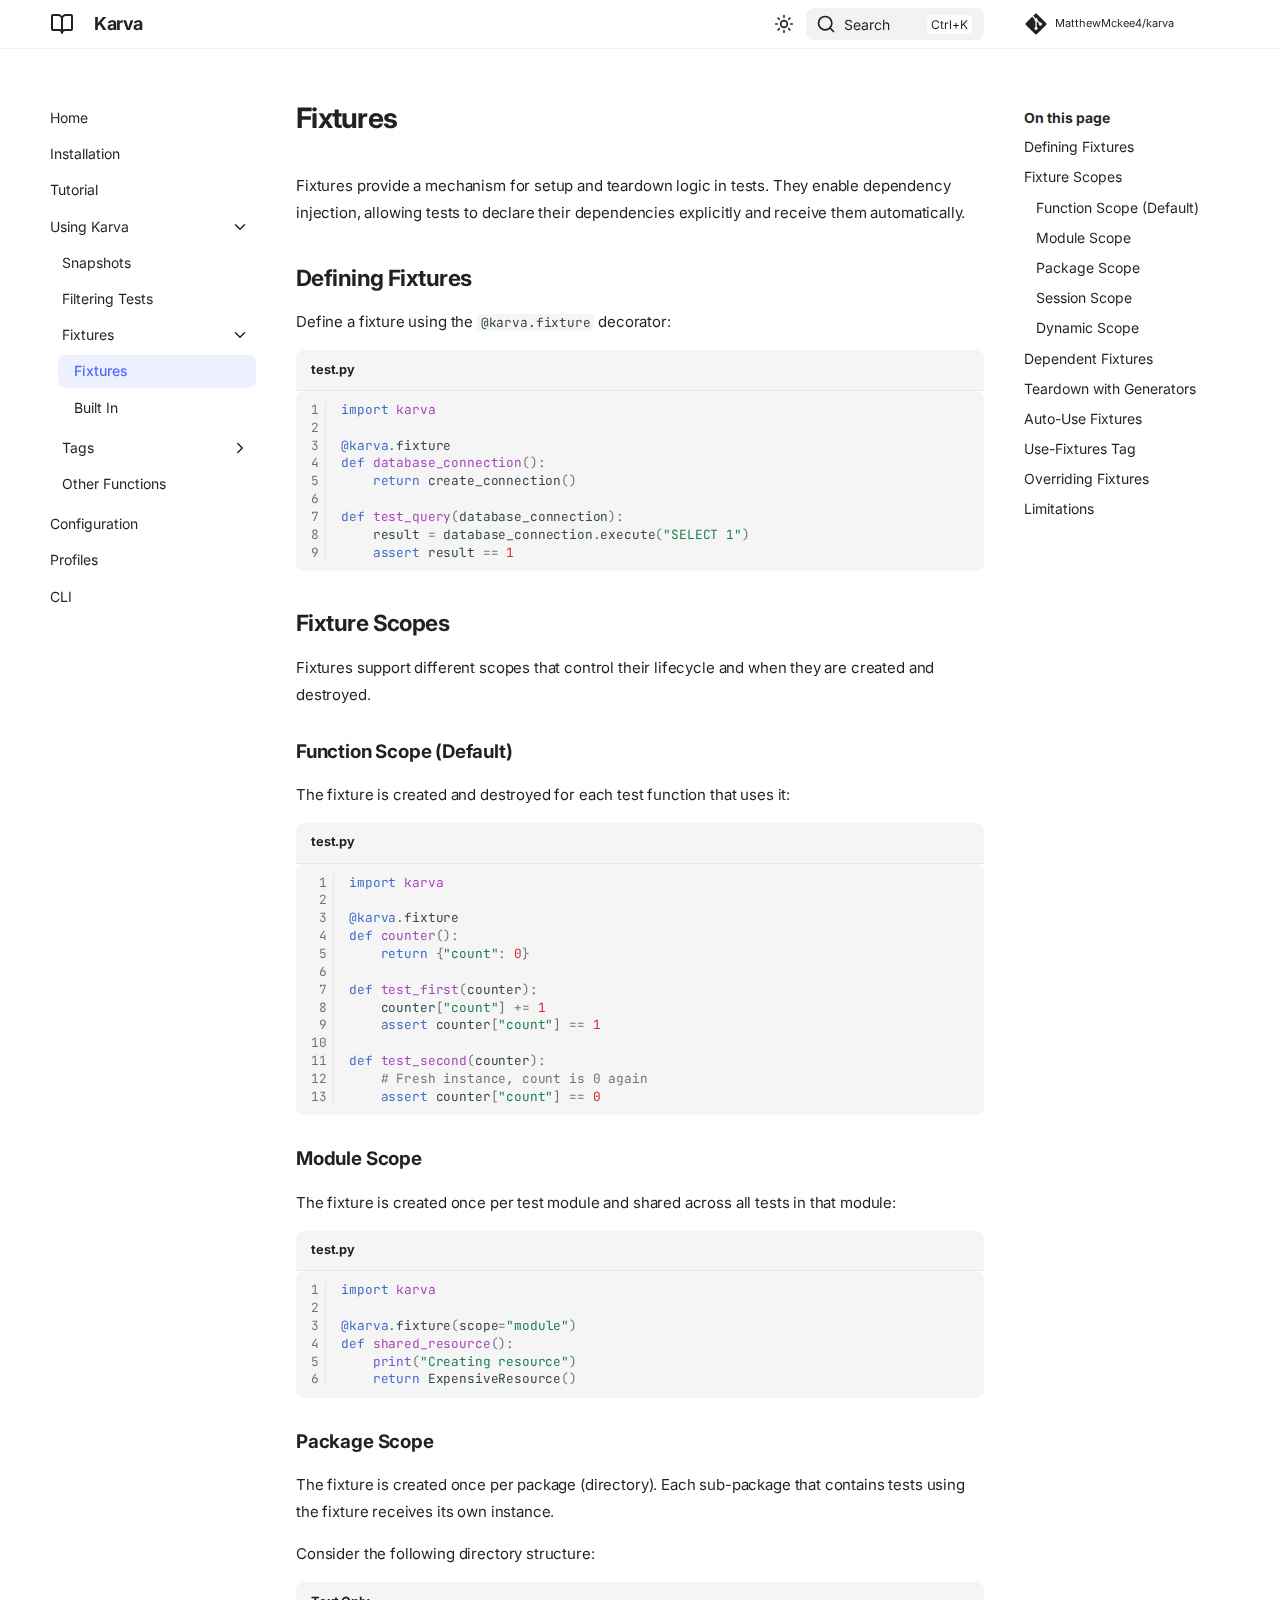
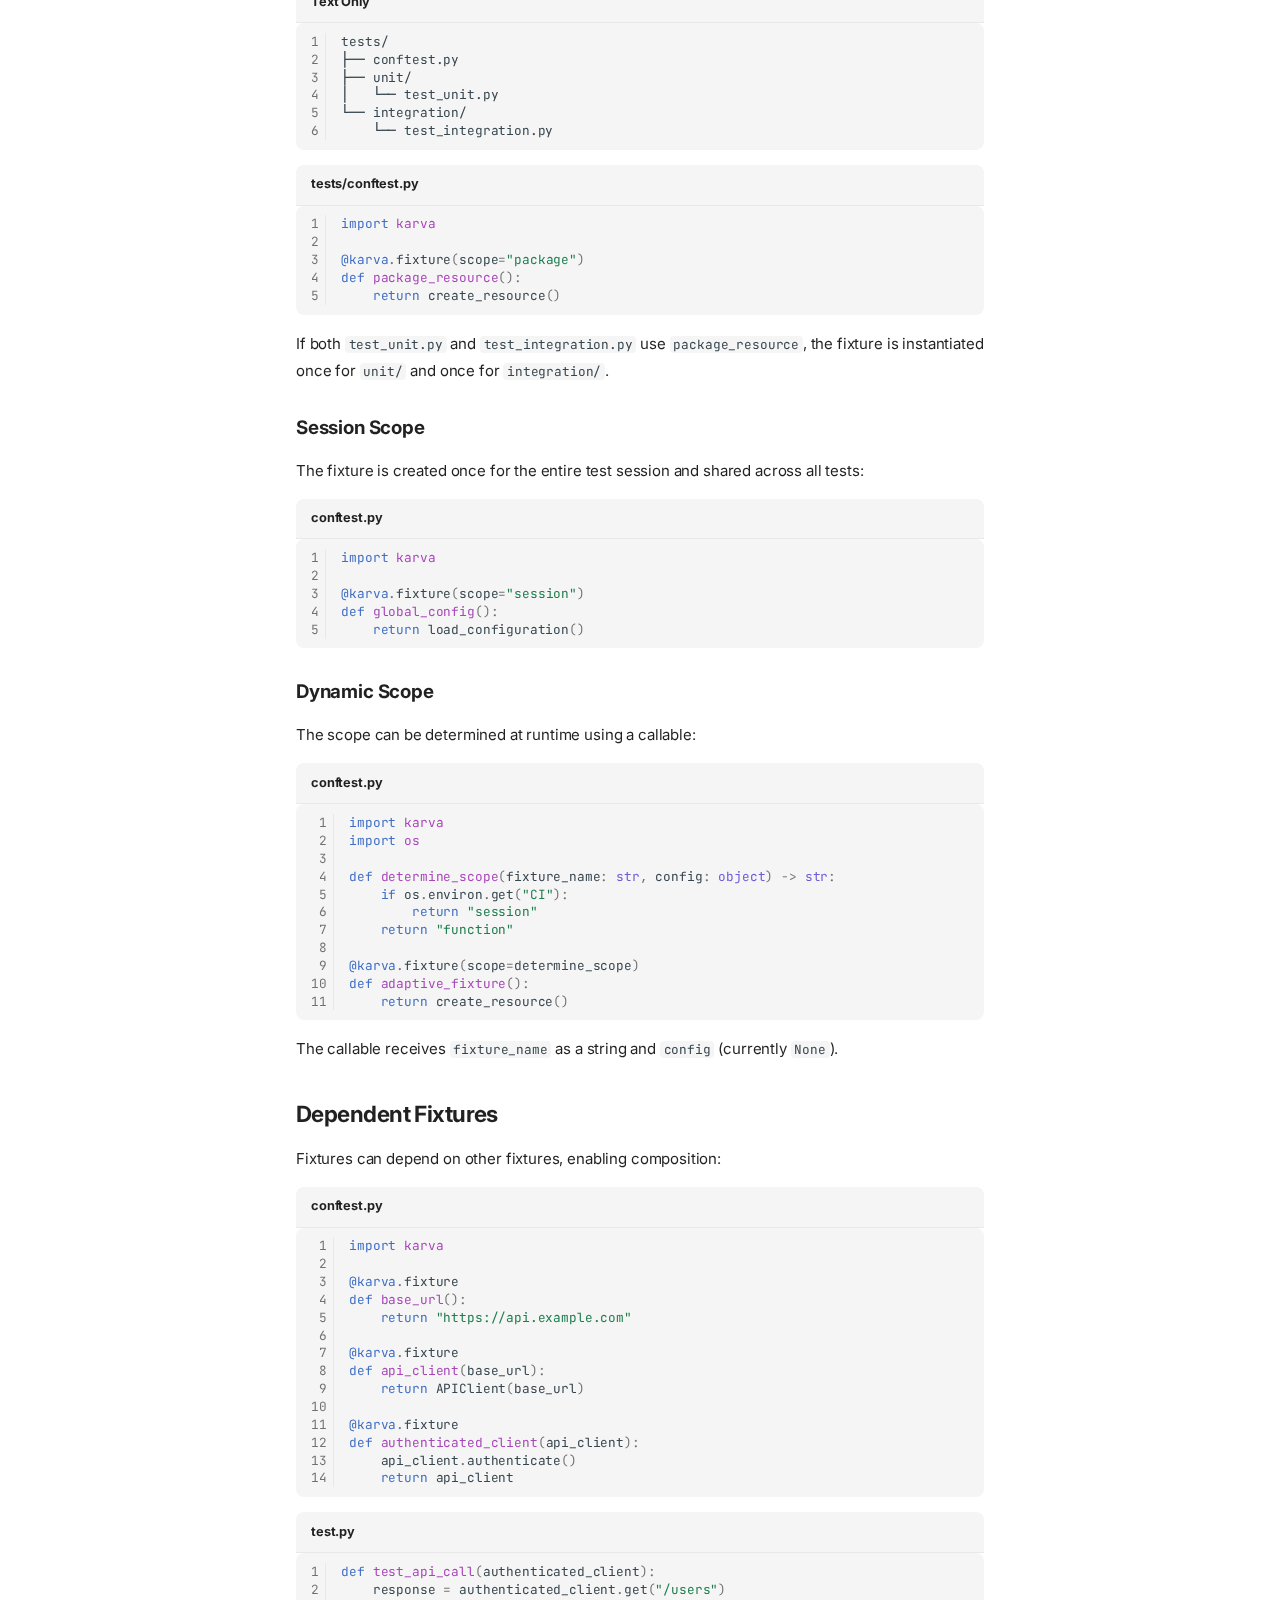
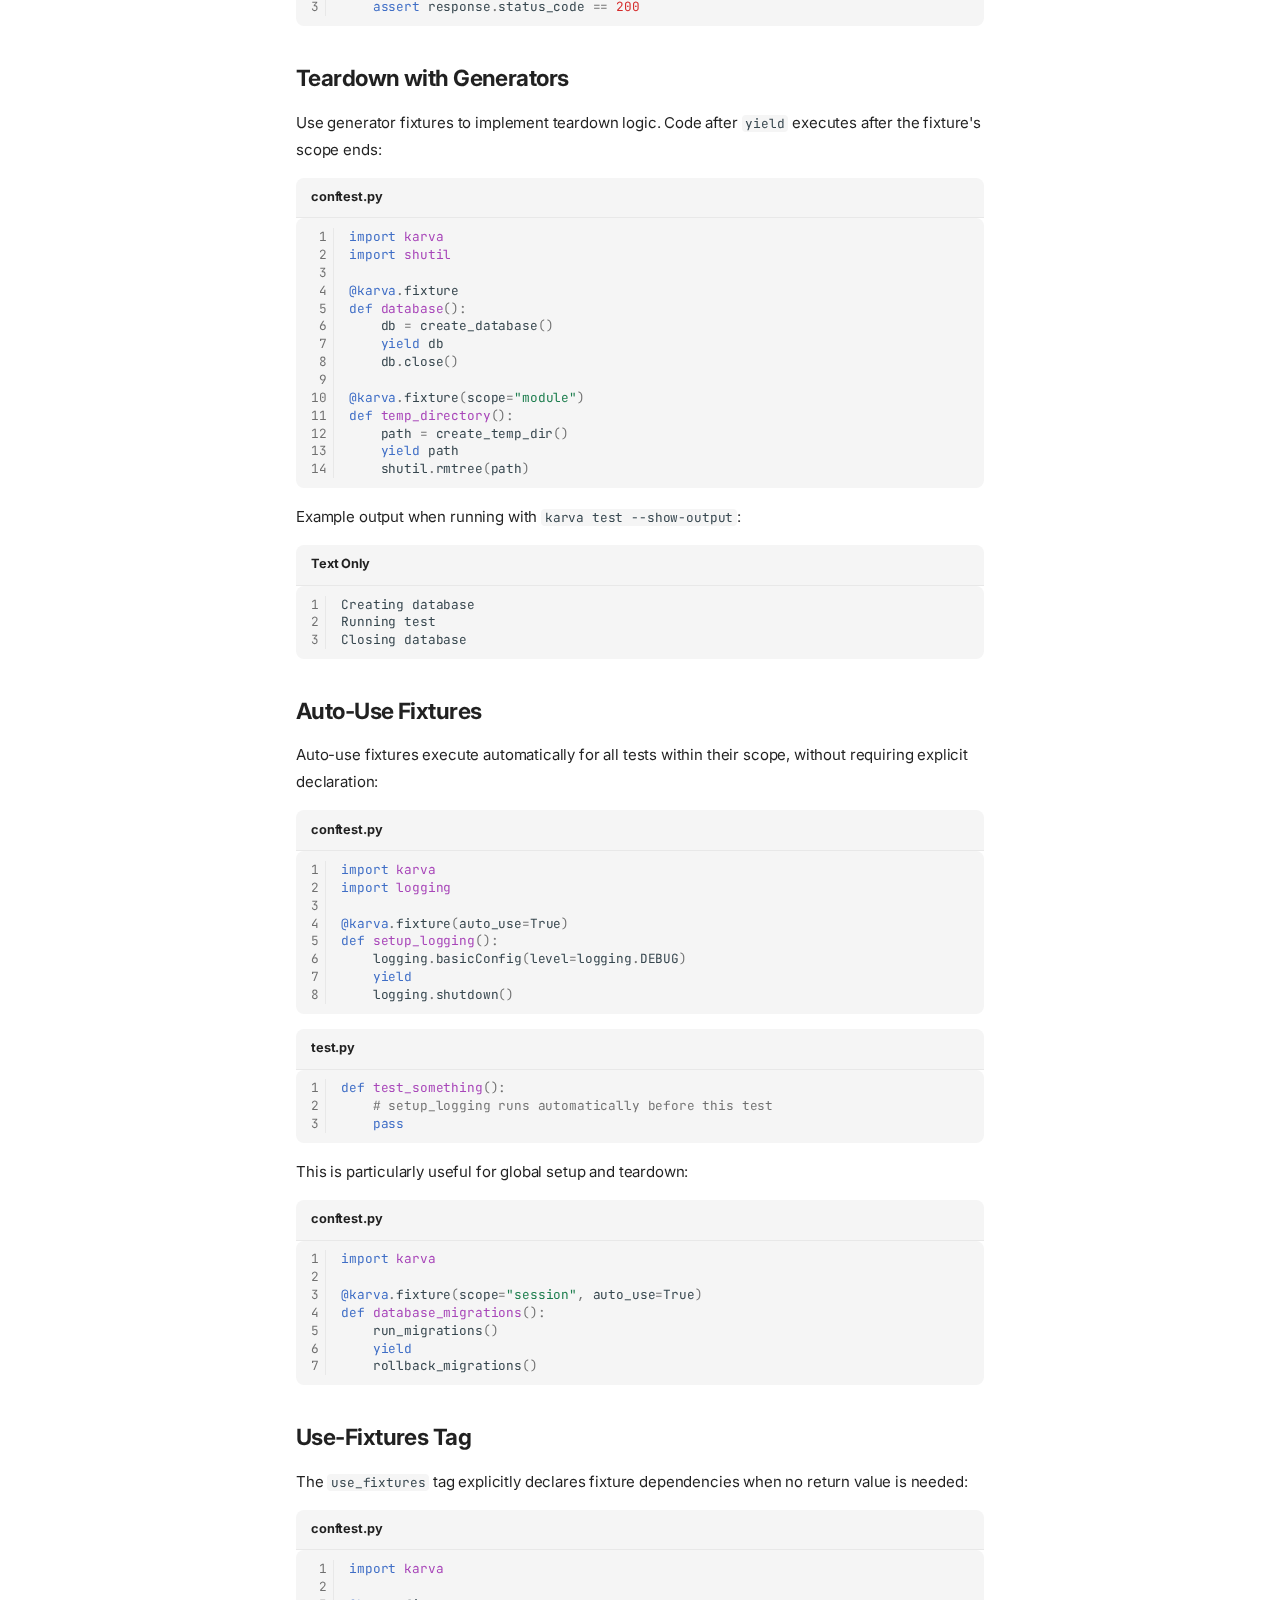
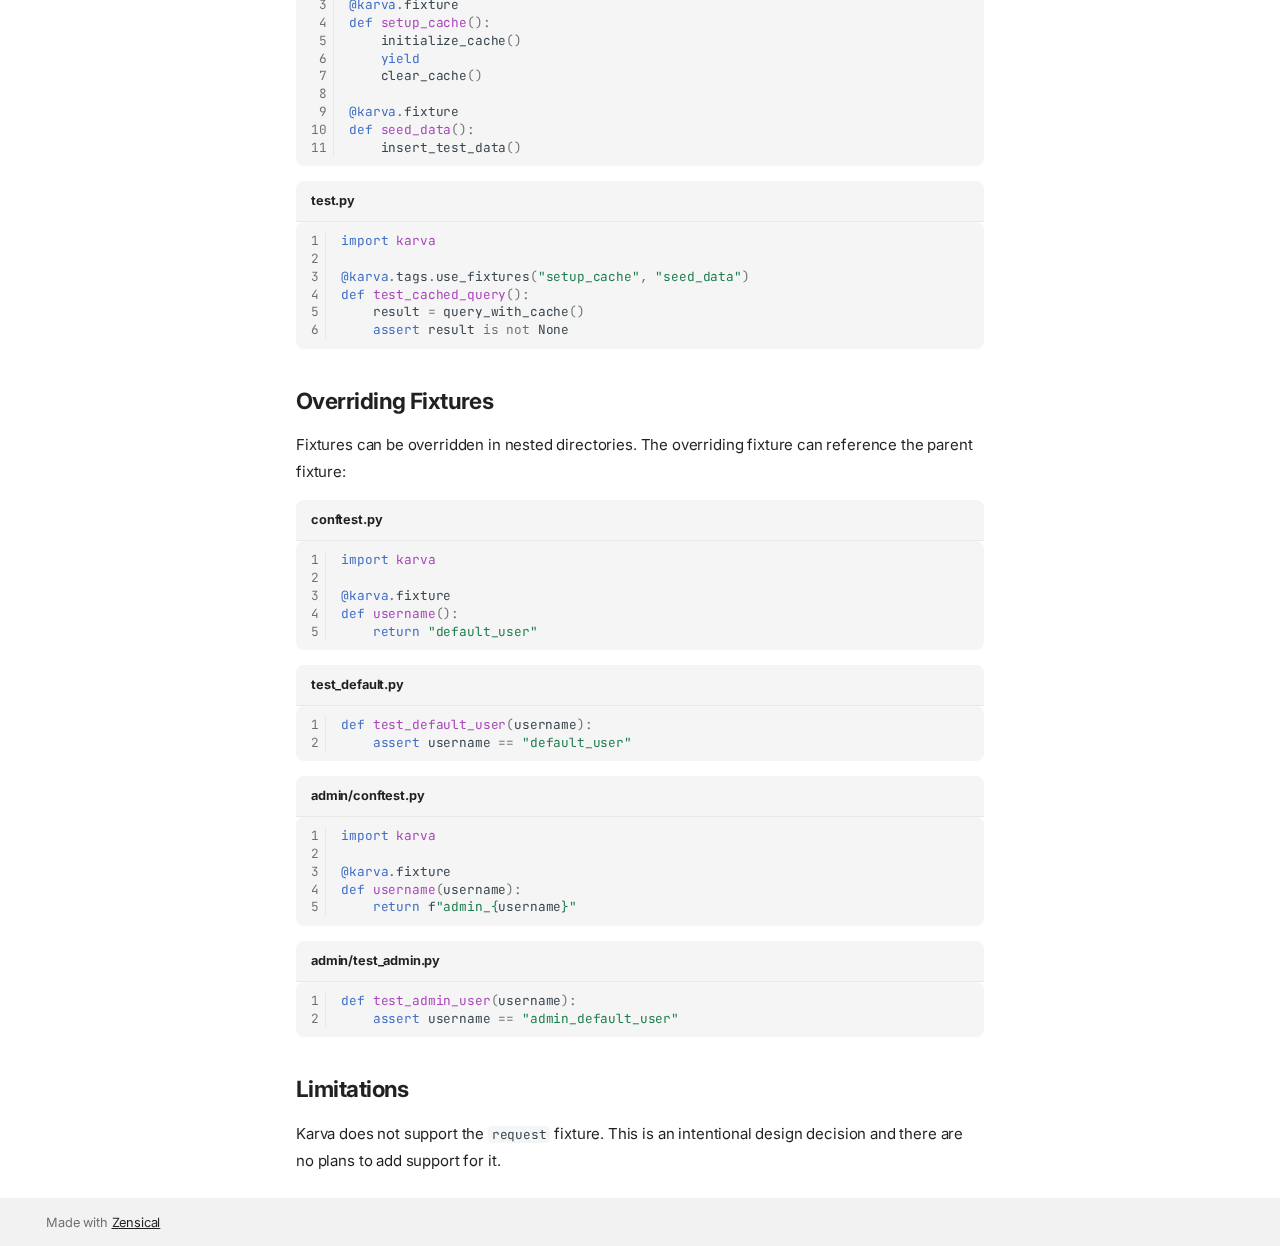
<file: usage/fixtures/fixtures/index.html>
<!doctype html>
<html lang="en" class="no-js">
  <head>
    
      <meta charset="utf-8">
      <meta name="viewport" content="width=device-width,initial-scale=1">
      
        <meta name="description" content="A Python test framework, written in Rust">
      
      
        <meta name="author" content="Matthew McKee">
      
      
        <link rel="canonical" href="https://matthewmckee4.github.io/karva/usage/fixtures/fixtures/">
      
      
        <link rel="prev" href="../../filtering/">
      
      
        <link rel="next" href="../builtin/">
      
      
        
      
      
      <link rel="icon" href="../../../assets/images/favicon.png">
      <meta name="generator" content="zensical-0.0.10">
    
    
      
        <title>Fixtures - Karva</title>
      
    
    
      
        
      
      <link rel="stylesheet" href="../../../assets/stylesheets/modern/main.eafc6f7f.min.css">
      
        
          
        
        <link rel="stylesheet" href="../../../assets/stylesheets/modern/palette.dfe2e883.min.css">
      
      
  
  
    
  
    
  
    
  
    
  
    
  
    
  
    
  
    
  
    
  
    
  
    
  
    
  
  
  <style>:root{}</style>



    
    
      
    
    
      
        
        
        <link rel="preconnect" href="https://fonts.gstatic.com" crossorigin>
        <link rel="stylesheet" href="https://fonts.googleapis.com/css?family=Inter:300,300i,400,400i,500,500i,700,700i%7CJetBrains+Mono:400,400i,700,700i&display=fallback">
        <style>:root{--md-text-font:"Inter";--md-code-font:"JetBrains Mono"}</style>
      
    
    
      <link rel="stylesheet" href="../../../stylesheets/extra.css">
    
    <script>__md_scope=new URL("../../..",location),__md_hash=e=>[...e].reduce(((e,t)=>(e<<5)-e+t.charCodeAt(0)),0),__md_get=(e,t=localStorage,a=__md_scope)=>JSON.parse(t.getItem(a.pathname+"."+e)),__md_set=(e,t,a=localStorage,_=__md_scope)=>{try{a.setItem(_.pathname+"."+e,JSON.stringify(t))}catch(e){}},document.documentElement.setAttribute("data-platform",navigator.platform)</script>
    
      

    
    
  </head>
  
  
    
    
      
    
    
    
    
    <body dir="ltr" data-md-color-scheme="default" data-md-color-primary="custom" data-md-color-accent="indigo">
  
    
    <input class="md-toggle" data-md-toggle="drawer" type="checkbox" id="__drawer" autocomplete="off">
    <input class="md-toggle" data-md-toggle="search" type="checkbox" id="__search" autocomplete="off">
    <label class="md-overlay" for="__drawer"></label>
    <div data-md-component="skip">
      
        
        <a href="#fixtures" class="md-skip">
          Skip to content
        </a>
      
    </div>
    <div data-md-component="announce">
      
    </div>
    
    
      

  

<header class="md-header md-header--shadow" data-md-component="header">
  <nav class="md-header__inner md-grid" aria-label="Header">
    <a href="../../.." title="Karva" class="md-header__button md-logo" aria-label="Karva" data-md-component="logo">
      
  
  <svg xmlns="http://www.w3.org/2000/svg" fill="none" stroke="currentColor" stroke-linecap="round" stroke-linejoin="round" stroke-width="2" class="lucide lucide-book-open" viewBox="0 0 24 24"><path d="M12 7v14M3 18a1 1 0 0 1-1-1V4a1 1 0 0 1 1-1h5a4 4 0 0 1 4 4 4 4 0 0 1 4-4h5a1 1 0 0 1 1 1v13a1 1 0 0 1-1 1h-6a3 3 0 0 0-3 3 3 3 0 0 0-3-3z"/></svg>

    </a>
    <label class="md-header__button md-icon" for="__drawer">
      
      <svg xmlns="http://www.w3.org/2000/svg" fill="none" stroke="currentColor" stroke-linecap="round" stroke-linejoin="round" stroke-width="2" class="lucide lucide-menu" viewBox="0 0 24 24"><path d="M4 5h16M4 12h16M4 19h16"/></svg>
    </label>
    <div class="md-header__title" data-md-component="header-title">
      <div class="md-header__ellipsis">
        <div class="md-header__topic">
          <span class="md-ellipsis">
            Karva
          </span>
        </div>
        <div class="md-header__topic" data-md-component="header-topic">
          <span class="md-ellipsis">
            
              Fixtures
            
          </span>
        </div>
      </div>
    </div>
    
      
        <form class="md-header__option" data-md-component="palette">
  
    
    
    
    <input class="md-option" data-md-color-media="(prefers-color-scheme: light)" data-md-color-scheme="default" data-md-color-primary="custom" data-md-color-accent="indigo"  aria-label="Switch to dark mode"  type="radio" name="__palette" id="__palette_0">
    
      <label class="md-header__button md-icon" title="Switch to dark mode" for="__palette_1" hidden>
        <svg xmlns="http://www.w3.org/2000/svg" fill="none" stroke="currentColor" stroke-linecap="round" stroke-linejoin="round" stroke-width="2" class="lucide lucide-sun" viewBox="0 0 24 24"><circle cx="12" cy="12" r="4"/><path d="M12 2v2M12 20v2M4.93 4.93l1.41 1.41M17.66 17.66l1.41 1.41M2 12h2M20 12h2M6.34 17.66l-1.41 1.41M19.07 4.93l-1.41 1.41"/></svg>
      </label>
    
  
    
    
    
    <input class="md-option" data-md-color-media="(prefers-color-scheme: dark)" data-md-color-scheme="slate" data-md-color-primary="custom" data-md-color-accent="indigo"  aria-label="Switch to light mode"  type="radio" name="__palette" id="__palette_1">
    
      <label class="md-header__button md-icon" title="Switch to light mode" for="__palette_0" hidden>
        <svg xmlns="http://www.w3.org/2000/svg" fill="none" stroke="currentColor" stroke-linecap="round" stroke-linejoin="round" stroke-width="2" class="lucide lucide-moon" viewBox="0 0 24 24"><path d="M20.985 12.486a9 9 0 1 1-9.473-9.472c.405-.022.617.46.402.803a6 6 0 0 0 8.268 8.268c.344-.215.825-.004.803.401"/></svg>
      </label>
    
  
</form>
      
    
    
      <script>var palette=__md_get("__palette");if(palette&&palette.color){if("(prefers-color-scheme)"===palette.color.media){var media=matchMedia("(prefers-color-scheme: light)"),input=document.querySelector(media.matches?"[data-md-color-media='(prefers-color-scheme: light)']":"[data-md-color-media='(prefers-color-scheme: dark)']");palette.color.media=input.getAttribute("data-md-color-media"),palette.color.scheme=input.getAttribute("data-md-color-scheme"),palette.color.primary=input.getAttribute("data-md-color-primary"),palette.color.accent=input.getAttribute("data-md-color-accent")}for(var[key,value]of Object.entries(palette.color))document.body.setAttribute("data-md-color-"+key,value)}</script>
    
    
    
      
      
        <label class="md-header__button md-icon" for="__search">
          
          <svg xmlns="http://www.w3.org/2000/svg" fill="none" stroke="currentColor" stroke-linecap="round" stroke-linejoin="round" stroke-width="2" class="lucide lucide-search" viewBox="0 0 24 24"><path d="m21 21-4.34-4.34"/><circle cx="11" cy="11" r="8"/></svg>
        </label>
        <div class="md-search" data-md-component="search" role="dialog" aria-label="Search">
  <button type="button" class="md-search__button">
    Search
  </button>
</div>
      
    
    <div class="md-header__source">
      
        <a href="https://github.com/MatthewMckee4/karva" title="Go to repository" class="md-source" data-md-component="source">
  <div class="md-source__icon md-icon">
    
    <svg xmlns="http://www.w3.org/2000/svg" viewBox="0 0 448 512"><!--! Font Awesome Free 7.1.0 by @fontawesome - https://fontawesome.com License - https://fontawesome.com/license/free (Icons: CC BY 4.0, Fonts: SIL OFL 1.1, Code: MIT License) Copyright 2025 Fonticons, Inc.--><path fill="currentColor" d="M439.6 236.1 244 40.5c-5.4-5.5-12.8-8.5-20.4-8.5s-15 3-20.4 8.4L162.5 81l51.5 51.5c27.1-9.1 52.7 16.8 43.4 43.7l49.7 49.7c34.2-11.8 61.2 31 35.5 56.7-26.5 26.5-70.2-2.9-56-37.3L240.3 199v121.9c25.3 12.5 22.3 41.8 9.1 55-6.4 6.4-15.2 10.1-24.3 10.1s-17.8-3.6-24.3-10.1c-17.6-17.6-11.1-46.9 11.2-56v-123c-20.8-8.5-24.6-30.7-18.6-45L142.6 101 8.5 235.1C3 240.6 0 247.9 0 255.5s3 15 8.5 20.4l195.6 195.7c5.4 5.4 12.7 8.4 20.4 8.4s15-3 20.4-8.4l194.7-194.7c5.4-5.4 8.4-12.8 8.4-20.4s-3-15-8.4-20.4"/></svg>
  </div>
  <div class="md-source__repository">
    MatthewMckee4/karva
  </div>
</a>
      
    </div>
  </nav>
  
</header>
    
    <div class="md-container" data-md-component="container">
      
      
        
          
        
      
      <main class="md-main" data-md-component="main">
        <div class="md-main__inner md-grid">
          
            
              
              <div class="md-sidebar md-sidebar--primary" data-md-component="sidebar" data-md-type="navigation" >
                <div class="md-sidebar__scrollwrap">
                  <div class="md-sidebar__inner">
                    



<nav class="md-nav md-nav--primary" aria-label="Navigation" data-md-level="0">
  <label class="md-nav__title" for="__drawer">
    <a href="../../.." title="Karva" class="md-nav__button md-logo" aria-label="Karva" data-md-component="logo">
      
  
  <svg xmlns="http://www.w3.org/2000/svg" fill="none" stroke="currentColor" stroke-linecap="round" stroke-linejoin="round" stroke-width="2" class="lucide lucide-book-open" viewBox="0 0 24 24"><path d="M12 7v14M3 18a1 1 0 0 1-1-1V4a1 1 0 0 1 1-1h5a4 4 0 0 1 4 4 4 4 0 0 1 4-4h5a1 1 0 0 1 1 1v13a1 1 0 0 1-1 1h-6a3 3 0 0 0-3 3 3 3 0 0 0-3-3z"/></svg>

    </a>
    Karva
  </label>
  
    <div class="md-nav__source">
      <a href="https://github.com/MatthewMckee4/karva" title="Go to repository" class="md-source" data-md-component="source">
  <div class="md-source__icon md-icon">
    
    <svg xmlns="http://www.w3.org/2000/svg" viewBox="0 0 448 512"><!--! Font Awesome Free 7.1.0 by @fontawesome - https://fontawesome.com License - https://fontawesome.com/license/free (Icons: CC BY 4.0, Fonts: SIL OFL 1.1, Code: MIT License) Copyright 2025 Fonticons, Inc.--><path fill="currentColor" d="M439.6 236.1 244 40.5c-5.4-5.5-12.8-8.5-20.4-8.5s-15 3-20.4 8.4L162.5 81l51.5 51.5c27.1-9.1 52.7 16.8 43.4 43.7l49.7 49.7c34.2-11.8 61.2 31 35.5 56.7-26.5 26.5-70.2-2.9-56-37.3L240.3 199v121.9c25.3 12.5 22.3 41.8 9.1 55-6.4 6.4-15.2 10.1-24.3 10.1s-17.8-3.6-24.3-10.1c-17.6-17.6-11.1-46.9 11.2-56v-123c-20.8-8.5-24.6-30.7-18.6-45L142.6 101 8.5 235.1C3 240.6 0 247.9 0 255.5s3 15 8.5 20.4l195.6 195.7c5.4 5.4 12.7 8.4 20.4 8.4s15-3 20.4-8.4l194.7-194.7c5.4-5.4 8.4-12.8 8.4-20.4s-3-15-8.4-20.4"/></svg>
  </div>
  <div class="md-source__repository">
    MatthewMckee4/karva
  </div>
</a>
    </div>
  
  <ul class="md-nav__list" data-md-scrollfix>
    
      
      
  
  
  
  
    <li class="md-nav__item">
      <a href="../../.." class="md-nav__link">
        
  
  
  <span class="md-ellipsis">
    
  
    Home
  

    
  </span>
  
  

      </a>
    </li>
  

    
      
      
  
  
  
  
    <li class="md-nav__item">
      <a href="../../../installation/" class="md-nav__link">
        
  
  
  <span class="md-ellipsis">
    
  
    Installation
  

    
  </span>
  
  

      </a>
    </li>
  

    
      
      
  
  
  
  
    <li class="md-nav__item">
      <a href="../../../tutorial/" class="md-nav__link">
        
  
  
  <span class="md-ellipsis">
    
  
    Tutorial
  

    
  </span>
  
  

      </a>
    </li>
  

    
      
      
  
  
    
  
  
  
    
    
    
    
    
    <li class="md-nav__item md-nav__item--active md-nav__item--nested">
      
        
        
        <input class="md-nav__toggle md-toggle " type="checkbox" id="__nav_4" checked>
        
          
          <label class="md-nav__link" for="__nav_4" id="__nav_4_label" tabindex="0">
            
  
  
  <span class="md-ellipsis">
    
  
    Using Karva
  

    
  </span>
  
  

            <span class="md-nav__icon md-icon"></span>
          </label>
        
        <nav class="md-nav" data-md-level="1" aria-labelledby="__nav_4_label" aria-expanded="true">
          <label class="md-nav__title" for="__nav_4">
            <span class="md-nav__icon md-icon"></span>
            
  
    Using Karva
  

          </label>
          <ul class="md-nav__list" data-md-scrollfix>
            
              
                
  
  
  
  
    <li class="md-nav__item">
      <a href="../../snapshots/" class="md-nav__link">
        
  
  
  <span class="md-ellipsis">
    
  
    Snapshots
  

    
  </span>
  
  

      </a>
    </li>
  

              
            
              
                
  
  
  
  
    <li class="md-nav__item">
      <a href="../../filtering/" class="md-nav__link">
        
  
  
  <span class="md-ellipsis">
    
  
    Filtering Tests
  

    
  </span>
  
  

      </a>
    </li>
  

              
            
              
                
  
  
    
  
  
  
    
    
    
    
    
    <li class="md-nav__item md-nav__item--active md-nav__item--nested">
      
        
        
        <input class="md-nav__toggle md-toggle " type="checkbox" id="__nav_4_3" checked>
        
          
          <label class="md-nav__link" for="__nav_4_3" id="__nav_4_3_label" tabindex="0">
            
  
  
  <span class="md-ellipsis">
    
  
    Fixtures
  

    
  </span>
  
  

            <span class="md-nav__icon md-icon"></span>
          </label>
        
        <nav class="md-nav" data-md-level="2" aria-labelledby="__nav_4_3_label" aria-expanded="true">
          <label class="md-nav__title" for="__nav_4_3">
            <span class="md-nav__icon md-icon"></span>
            
  
    Fixtures
  

          </label>
          <ul class="md-nav__list" data-md-scrollfix>
            
              
                
  
  
    
  
  
  
    <li class="md-nav__item md-nav__item--active">
      
      <input class="md-nav__toggle md-toggle" type="checkbox" id="__toc">
      
      
        
      
      
        <label class="md-nav__link md-nav__link--active" for="__toc">
          
  
  
  <span class="md-ellipsis">
    
  
    Fixtures
  

    
  </span>
  
  

          <span class="md-nav__icon md-icon"></span>
        </label>
      
      <a href="./" class="md-nav__link md-nav__link--active">
        
  
  
  <span class="md-ellipsis">
    
  
    Fixtures
  

    
  </span>
  
  

      </a>
      
        


<nav class="md-nav md-nav--secondary" aria-label="On this page">
  
  
  
    
  
  
    <label class="md-nav__title" for="__toc">
      <span class="md-nav__icon md-icon"></span>
      On this page
    </label>
    <ul class="md-nav__list" data-md-component="toc" data-md-scrollfix>
      
        <li class="md-nav__item">
  <a href="#defining-fixtures" class="md-nav__link">
    <span class="md-ellipsis">
      
        Defining Fixtures
      
    </span>
  </a>
  
</li>
      
        <li class="md-nav__item">
  <a href="#fixture-scopes" class="md-nav__link">
    <span class="md-ellipsis">
      
        Fixture Scopes
      
    </span>
  </a>
  
    <nav class="md-nav" aria-label="Fixture Scopes">
      <ul class="md-nav__list">
        
          <li class="md-nav__item">
  <a href="#function-scope-default" class="md-nav__link">
    <span class="md-ellipsis">
      
        Function Scope (Default)
      
    </span>
  </a>
  
</li>
        
          <li class="md-nav__item">
  <a href="#module-scope" class="md-nav__link">
    <span class="md-ellipsis">
      
        Module Scope
      
    </span>
  </a>
  
</li>
        
          <li class="md-nav__item">
  <a href="#package-scope" class="md-nav__link">
    <span class="md-ellipsis">
      
        Package Scope
      
    </span>
  </a>
  
</li>
        
          <li class="md-nav__item">
  <a href="#session-scope" class="md-nav__link">
    <span class="md-ellipsis">
      
        Session Scope
      
    </span>
  </a>
  
</li>
        
          <li class="md-nav__item">
  <a href="#dynamic-scope" class="md-nav__link">
    <span class="md-ellipsis">
      
        Dynamic Scope
      
    </span>
  </a>
  
</li>
        
      </ul>
    </nav>
  
</li>
      
        <li class="md-nav__item">
  <a href="#dependent-fixtures" class="md-nav__link">
    <span class="md-ellipsis">
      
        Dependent Fixtures
      
    </span>
  </a>
  
</li>
      
        <li class="md-nav__item">
  <a href="#teardown-with-generators" class="md-nav__link">
    <span class="md-ellipsis">
      
        Teardown with Generators
      
    </span>
  </a>
  
</li>
      
        <li class="md-nav__item">
  <a href="#auto-use-fixtures" class="md-nav__link">
    <span class="md-ellipsis">
      
        Auto-Use Fixtures
      
    </span>
  </a>
  
</li>
      
        <li class="md-nav__item">
  <a href="#use-fixtures-tag" class="md-nav__link">
    <span class="md-ellipsis">
      
        Use-Fixtures Tag
      
    </span>
  </a>
  
</li>
      
        <li class="md-nav__item">
  <a href="#overriding-fixtures" class="md-nav__link">
    <span class="md-ellipsis">
      
        Overriding Fixtures
      
    </span>
  </a>
  
</li>
      
        <li class="md-nav__item">
  <a href="#limitations" class="md-nav__link">
    <span class="md-ellipsis">
      
        Limitations
      
    </span>
  </a>
  
</li>
      
    </ul>
  
</nav>
      
    </li>
  

              
            
              
                
  
  
  
  
    <li class="md-nav__item">
      <a href="../builtin/" class="md-nav__link">
        
  
  
  <span class="md-ellipsis">
    
  
    Built In
  

    
  </span>
  
  

      </a>
    </li>
  

              
            
          </ul>
        </nav>
      
    </li>
  

              
            
              
                
  
  
  
  
    
    
    
    
    
    <li class="md-nav__item md-nav__item--nested">
      
        
        
        <input class="md-nav__toggle md-toggle " type="checkbox" id="__nav_4_4" >
        
          
          <label class="md-nav__link" for="__nav_4_4" id="__nav_4_4_label" tabindex="0">
            
  
  
  <span class="md-ellipsis">
    
  
    Tags
  

    
  </span>
  
  

            <span class="md-nav__icon md-icon"></span>
          </label>
        
        <nav class="md-nav" data-md-level="2" aria-labelledby="__nav_4_4_label" aria-expanded="false">
          <label class="md-nav__title" for="__nav_4_4">
            <span class="md-nav__icon md-icon"></span>
            
  
    Tags
  

          </label>
          <ul class="md-nav__list" data-md-scrollfix>
            
              
                
  
  
  
  
    <li class="md-nav__item">
      <a href="../../tags/parametrize/" class="md-nav__link">
        
  
  
  <span class="md-ellipsis">
    
  
    Parametrize
  

    
  </span>
  
  

      </a>
    </li>
  

              
            
              
                
  
  
  
  
    <li class="md-nav__item">
      <a href="../../tags/skip/" class="md-nav__link">
        
  
  
  <span class="md-ellipsis">
    
  
    Skip
  

    
  </span>
  
  

      </a>
    </li>
  

              
            
              
                
  
  
  
  
    <li class="md-nav__item">
      <a href="../../tags/expect_fail/" class="md-nav__link">
        
  
  
  <span class="md-ellipsis">
    
  
    Expect Fail
  

    
  </span>
  
  

      </a>
    </li>
  

              
            
          </ul>
        </nav>
      
    </li>
  

              
            
              
                
  
  
  
  
    <li class="md-nav__item">
      <a href="../../functions/" class="md-nav__link">
        
  
  
  <span class="md-ellipsis">
    
  
    Other Functions
  

    
  </span>
  
  

      </a>
    </li>
  

              
            
          </ul>
        </nav>
      
    </li>
  

    
      
      
  
  
  
  
    <li class="md-nav__item">
      <a href="../../../configuration/" class="md-nav__link">
        
  
  
  <span class="md-ellipsis">
    
  
    Configuration
  

    
  </span>
  
  

      </a>
    </li>
  

    
      
      
  
  
  
  
    <li class="md-nav__item">
      <a href="../../../profiles/" class="md-nav__link">
        
  
  
  <span class="md-ellipsis">
    
  
    Profiles
  

    
  </span>
  
  

      </a>
    </li>
  

    
      
      
  
  
  
  
    <li class="md-nav__item">
      <a href="../../../cli/" class="md-nav__link">
        
  
  
  <span class="md-ellipsis">
    
  
    CLI
  

    
  </span>
  
  

      </a>
    </li>
  

    
  </ul>
</nav>
                  </div>
                </div>
              </div>
            
            
              
              <div class="md-sidebar md-sidebar--secondary" data-md-component="sidebar" data-md-type="toc" >
                <div class="md-sidebar__scrollwrap">
                  <div class="md-sidebar__inner">
                    


<nav class="md-nav md-nav--secondary" aria-label="On this page">
  
  
  
    
  
  
    <label class="md-nav__title" for="__toc">
      <span class="md-nav__icon md-icon"></span>
      On this page
    </label>
    <ul class="md-nav__list" data-md-component="toc" data-md-scrollfix>
      
        <li class="md-nav__item">
  <a href="#defining-fixtures" class="md-nav__link">
    <span class="md-ellipsis">
      
        Defining Fixtures
      
    </span>
  </a>
  
</li>
      
        <li class="md-nav__item">
  <a href="#fixture-scopes" class="md-nav__link">
    <span class="md-ellipsis">
      
        Fixture Scopes
      
    </span>
  </a>
  
    <nav class="md-nav" aria-label="Fixture Scopes">
      <ul class="md-nav__list">
        
          <li class="md-nav__item">
  <a href="#function-scope-default" class="md-nav__link">
    <span class="md-ellipsis">
      
        Function Scope (Default)
      
    </span>
  </a>
  
</li>
        
          <li class="md-nav__item">
  <a href="#module-scope" class="md-nav__link">
    <span class="md-ellipsis">
      
        Module Scope
      
    </span>
  </a>
  
</li>
        
          <li class="md-nav__item">
  <a href="#package-scope" class="md-nav__link">
    <span class="md-ellipsis">
      
        Package Scope
      
    </span>
  </a>
  
</li>
        
          <li class="md-nav__item">
  <a href="#session-scope" class="md-nav__link">
    <span class="md-ellipsis">
      
        Session Scope
      
    </span>
  </a>
  
</li>
        
          <li class="md-nav__item">
  <a href="#dynamic-scope" class="md-nav__link">
    <span class="md-ellipsis">
      
        Dynamic Scope
      
    </span>
  </a>
  
</li>
        
      </ul>
    </nav>
  
</li>
      
        <li class="md-nav__item">
  <a href="#dependent-fixtures" class="md-nav__link">
    <span class="md-ellipsis">
      
        Dependent Fixtures
      
    </span>
  </a>
  
</li>
      
        <li class="md-nav__item">
  <a href="#teardown-with-generators" class="md-nav__link">
    <span class="md-ellipsis">
      
        Teardown with Generators
      
    </span>
  </a>
  
</li>
      
        <li class="md-nav__item">
  <a href="#auto-use-fixtures" class="md-nav__link">
    <span class="md-ellipsis">
      
        Auto-Use Fixtures
      
    </span>
  </a>
  
</li>
      
        <li class="md-nav__item">
  <a href="#use-fixtures-tag" class="md-nav__link">
    <span class="md-ellipsis">
      
        Use-Fixtures Tag
      
    </span>
  </a>
  
</li>
      
        <li class="md-nav__item">
  <a href="#overriding-fixtures" class="md-nav__link">
    <span class="md-ellipsis">
      
        Overriding Fixtures
      
    </span>
  </a>
  
</li>
      
        <li class="md-nav__item">
  <a href="#limitations" class="md-nav__link">
    <span class="md-ellipsis">
      
        Limitations
      
    </span>
  </a>
  
</li>
      
    </ul>
  
</nav>
                  </div>
                </div>
              </div>
            
          
          
            <div class="md-content" data-md-component="content">
              
              <article class="md-content__inner md-typeset">
                
                  

<h1 id="fixtures">Fixtures</h1>
<p>Fixtures provide a mechanism for setup and teardown logic in tests. They enable dependency injection, allowing tests to declare their dependencies explicitly and receive them automatically.</p>
<h2 id="defining-fixtures">Defining Fixtures</h2>
<p>Define a fixture using the <code>@karva.fixture</code> decorator:</p>
<div class="highlight"><table class="highlighttable"><tr><th colspan="2" class="filename"><span class="filename">test.py</span></th></tr><tr><td class="linenos"><div class="linenodiv"><pre><span></span><span class="normal">1</span>
<span class="normal">2</span>
<span class="normal">3</span>
<span class="normal">4</span>
<span class="normal">5</span>
<span class="normal">6</span>
<span class="normal">7</span>
<span class="normal">8</span>
<span class="normal">9</span></pre></div></td><td class="code"><div><pre><span></span><code><span class="kn">import</span><span class="w"> </span><span class="nn">karva</span>

<span class="nd">@karva</span><span class="o">.</span><span class="n">fixture</span>
<span class="k">def</span><span class="w"> </span><span class="nf">database_connection</span><span class="p">():</span>
    <span class="k">return</span> <span class="n">create_connection</span><span class="p">()</span>

<span class="k">def</span><span class="w"> </span><span class="nf">test_query</span><span class="p">(</span><span class="n">database_connection</span><span class="p">):</span>
    <span class="n">result</span> <span class="o">=</span> <span class="n">database_connection</span><span class="o">.</span><span class="n">execute</span><span class="p">(</span><span class="s2">&quot;SELECT 1&quot;</span><span class="p">)</span>
    <span class="k">assert</span> <span class="n">result</span> <span class="o">==</span> <span class="mi">1</span>
</code></pre></div></td></tr></table></div>
<h2 id="fixture-scopes">Fixture Scopes</h2>
<p>Fixtures support different scopes that control their lifecycle and when they are created and destroyed.</p>
<h3 id="function-scope-default">Function Scope (Default)</h3>
<p>The fixture is created and destroyed for each test function that uses it:</p>
<div class="highlight"><table class="highlighttable"><tr><th colspan="2" class="filename"><span class="filename">test.py</span></th></tr><tr><td class="linenos"><div class="linenodiv"><pre><span></span><span class="normal"> 1</span>
<span class="normal"> 2</span>
<span class="normal"> 3</span>
<span class="normal"> 4</span>
<span class="normal"> 5</span>
<span class="normal"> 6</span>
<span class="normal"> 7</span>
<span class="normal"> 8</span>
<span class="normal"> 9</span>
<span class="normal">10</span>
<span class="normal">11</span>
<span class="normal">12</span>
<span class="normal">13</span></pre></div></td><td class="code"><div><pre><span></span><code><span class="kn">import</span><span class="w"> </span><span class="nn">karva</span>

<span class="nd">@karva</span><span class="o">.</span><span class="n">fixture</span>
<span class="k">def</span><span class="w"> </span><span class="nf">counter</span><span class="p">():</span>
    <span class="k">return</span> <span class="p">{</span><span class="s2">&quot;count&quot;</span><span class="p">:</span> <span class="mi">0</span><span class="p">}</span>

<span class="k">def</span><span class="w"> </span><span class="nf">test_first</span><span class="p">(</span><span class="n">counter</span><span class="p">):</span>
    <span class="n">counter</span><span class="p">[</span><span class="s2">&quot;count&quot;</span><span class="p">]</span> <span class="o">+=</span> <span class="mi">1</span>
    <span class="k">assert</span> <span class="n">counter</span><span class="p">[</span><span class="s2">&quot;count&quot;</span><span class="p">]</span> <span class="o">==</span> <span class="mi">1</span>

<span class="k">def</span><span class="w"> </span><span class="nf">test_second</span><span class="p">(</span><span class="n">counter</span><span class="p">):</span>
    <span class="c1"># Fresh instance, count is 0 again</span>
    <span class="k">assert</span> <span class="n">counter</span><span class="p">[</span><span class="s2">&quot;count&quot;</span><span class="p">]</span> <span class="o">==</span> <span class="mi">0</span>
</code></pre></div></td></tr></table></div>
<h3 id="module-scope">Module Scope</h3>
<p>The fixture is created once per test module and shared across all tests in that module:</p>
<div class="highlight"><table class="highlighttable"><tr><th colspan="2" class="filename"><span class="filename">test.py</span></th></tr><tr><td class="linenos"><div class="linenodiv"><pre><span></span><span class="normal">1</span>
<span class="normal">2</span>
<span class="normal">3</span>
<span class="normal">4</span>
<span class="normal">5</span>
<span class="normal">6</span></pre></div></td><td class="code"><div><pre><span></span><code><span class="kn">import</span><span class="w"> </span><span class="nn">karva</span>

<span class="nd">@karva</span><span class="o">.</span><span class="n">fixture</span><span class="p">(</span><span class="n">scope</span><span class="o">=</span><span class="s2">&quot;module&quot;</span><span class="p">)</span>
<span class="k">def</span><span class="w"> </span><span class="nf">shared_resource</span><span class="p">():</span>
    <span class="nb">print</span><span class="p">(</span><span class="s2">&quot;Creating resource&quot;</span><span class="p">)</span>
    <span class="k">return</span> <span class="n">ExpensiveResource</span><span class="p">()</span>
</code></pre></div></td></tr></table></div>
<h3 id="package-scope">Package Scope</h3>
<p>The fixture is created once per package (directory). Each sub-package that contains tests using the fixture receives its own instance.</p>
<p>Consider the following directory structure:</p>
<div class="highlight"><table class="highlighttable"><tr><th colspan="2" class="filename"><span class="filename">Text Only</span></th></tr><tr><td class="linenos"><div class="linenodiv"><pre><span></span><span class="normal">1</span>
<span class="normal">2</span>
<span class="normal">3</span>
<span class="normal">4</span>
<span class="normal">5</span>
<span class="normal">6</span></pre></div></td><td class="code"><div><pre><span></span><code>tests/
├── conftest.py
├── unit/
│   └── test_unit.py
└── integration/
    └── test_integration.py
</code></pre></div></td></tr></table></div>
<div class="highlight"><table class="highlighttable"><tr><th colspan="2" class="filename"><span class="filename">tests/conftest.py</span></th></tr><tr><td class="linenos"><div class="linenodiv"><pre><span></span><span class="normal">1</span>
<span class="normal">2</span>
<span class="normal">3</span>
<span class="normal">4</span>
<span class="normal">5</span></pre></div></td><td class="code"><div><pre><span></span><code><span class="kn">import</span><span class="w"> </span><span class="nn">karva</span>

<span class="nd">@karva</span><span class="o">.</span><span class="n">fixture</span><span class="p">(</span><span class="n">scope</span><span class="o">=</span><span class="s2">&quot;package&quot;</span><span class="p">)</span>
<span class="k">def</span><span class="w"> </span><span class="nf">package_resource</span><span class="p">():</span>
    <span class="k">return</span> <span class="n">create_resource</span><span class="p">()</span>
</code></pre></div></td></tr></table></div>
<p>If both <code>test_unit.py</code> and <code>test_integration.py</code> use <code>package_resource</code>, the fixture is instantiated once for <code>unit/</code> and once for <code>integration/</code>.</p>
<h3 id="session-scope">Session Scope</h3>
<p>The fixture is created once for the entire test session and shared across all tests:</p>
<div class="highlight"><table class="highlighttable"><tr><th colspan="2" class="filename"><span class="filename">conftest.py</span></th></tr><tr><td class="linenos"><div class="linenodiv"><pre><span></span><span class="normal">1</span>
<span class="normal">2</span>
<span class="normal">3</span>
<span class="normal">4</span>
<span class="normal">5</span></pre></div></td><td class="code"><div><pre><span></span><code><span class="kn">import</span><span class="w"> </span><span class="nn">karva</span>

<span class="nd">@karva</span><span class="o">.</span><span class="n">fixture</span><span class="p">(</span><span class="n">scope</span><span class="o">=</span><span class="s2">&quot;session&quot;</span><span class="p">)</span>
<span class="k">def</span><span class="w"> </span><span class="nf">global_config</span><span class="p">():</span>
    <span class="k">return</span> <span class="n">load_configuration</span><span class="p">()</span>
</code></pre></div></td></tr></table></div>
<h3 id="dynamic-scope">Dynamic Scope</h3>
<p>The scope can be determined at runtime using a callable:</p>
<div class="highlight"><table class="highlighttable"><tr><th colspan="2" class="filename"><span class="filename">conftest.py</span></th></tr><tr><td class="linenos"><div class="linenodiv"><pre><span></span><span class="normal"> 1</span>
<span class="normal"> 2</span>
<span class="normal"> 3</span>
<span class="normal"> 4</span>
<span class="normal"> 5</span>
<span class="normal"> 6</span>
<span class="normal"> 7</span>
<span class="normal"> 8</span>
<span class="normal"> 9</span>
<span class="normal">10</span>
<span class="normal">11</span></pre></div></td><td class="code"><div><pre><span></span><code><span class="kn">import</span><span class="w"> </span><span class="nn">karva</span>
<span class="kn">import</span><span class="w"> </span><span class="nn">os</span>

<span class="k">def</span><span class="w"> </span><span class="nf">determine_scope</span><span class="p">(</span><span class="n">fixture_name</span><span class="p">:</span> <span class="nb">str</span><span class="p">,</span> <span class="n">config</span><span class="p">:</span> <span class="nb">object</span><span class="p">)</span> <span class="o">-&gt;</span> <span class="nb">str</span><span class="p">:</span>
    <span class="k">if</span> <span class="n">os</span><span class="o">.</span><span class="n">environ</span><span class="o">.</span><span class="n">get</span><span class="p">(</span><span class="s2">&quot;CI&quot;</span><span class="p">):</span>
        <span class="k">return</span> <span class="s2">&quot;session&quot;</span>
    <span class="k">return</span> <span class="s2">&quot;function&quot;</span>

<span class="nd">@karva</span><span class="o">.</span><span class="n">fixture</span><span class="p">(</span><span class="n">scope</span><span class="o">=</span><span class="n">determine_scope</span><span class="p">)</span>
<span class="k">def</span><span class="w"> </span><span class="nf">adaptive_fixture</span><span class="p">():</span>
    <span class="k">return</span> <span class="n">create_resource</span><span class="p">()</span>
</code></pre></div></td></tr></table></div>
<p>The callable receives <code>fixture_name</code> as a string and <code>config</code> (currently <code>None</code>).</p>
<h2 id="dependent-fixtures">Dependent Fixtures</h2>
<p>Fixtures can depend on other fixtures, enabling composition:</p>
<div class="highlight"><table class="highlighttable"><tr><th colspan="2" class="filename"><span class="filename">conftest.py</span></th></tr><tr><td class="linenos"><div class="linenodiv"><pre><span></span><span class="normal"> 1</span>
<span class="normal"> 2</span>
<span class="normal"> 3</span>
<span class="normal"> 4</span>
<span class="normal"> 5</span>
<span class="normal"> 6</span>
<span class="normal"> 7</span>
<span class="normal"> 8</span>
<span class="normal"> 9</span>
<span class="normal">10</span>
<span class="normal">11</span>
<span class="normal">12</span>
<span class="normal">13</span>
<span class="normal">14</span></pre></div></td><td class="code"><div><pre><span></span><code><span class="kn">import</span><span class="w"> </span><span class="nn">karva</span>

<span class="nd">@karva</span><span class="o">.</span><span class="n">fixture</span>
<span class="k">def</span><span class="w"> </span><span class="nf">base_url</span><span class="p">():</span>
    <span class="k">return</span> <span class="s2">&quot;https://api.example.com&quot;</span>

<span class="nd">@karva</span><span class="o">.</span><span class="n">fixture</span>
<span class="k">def</span><span class="w"> </span><span class="nf">api_client</span><span class="p">(</span><span class="n">base_url</span><span class="p">):</span>
    <span class="k">return</span> <span class="n">APIClient</span><span class="p">(</span><span class="n">base_url</span><span class="p">)</span>

<span class="nd">@karva</span><span class="o">.</span><span class="n">fixture</span>
<span class="k">def</span><span class="w"> </span><span class="nf">authenticated_client</span><span class="p">(</span><span class="n">api_client</span><span class="p">):</span>
    <span class="n">api_client</span><span class="o">.</span><span class="n">authenticate</span><span class="p">()</span>
    <span class="k">return</span> <span class="n">api_client</span>
</code></pre></div></td></tr></table></div>
<div class="highlight"><table class="highlighttable"><tr><th colspan="2" class="filename"><span class="filename">test.py</span></th></tr><tr><td class="linenos"><div class="linenodiv"><pre><span></span><span class="normal">1</span>
<span class="normal">2</span>
<span class="normal">3</span></pre></div></td><td class="code"><div><pre><span></span><code><span class="k">def</span><span class="w"> </span><span class="nf">test_api_call</span><span class="p">(</span><span class="n">authenticated_client</span><span class="p">):</span>
    <span class="n">response</span> <span class="o">=</span> <span class="n">authenticated_client</span><span class="o">.</span><span class="n">get</span><span class="p">(</span><span class="s2">&quot;/users&quot;</span><span class="p">)</span>
    <span class="k">assert</span> <span class="n">response</span><span class="o">.</span><span class="n">status_code</span> <span class="o">==</span> <span class="mi">200</span>
</code></pre></div></td></tr></table></div>
<h2 id="teardown-with-generators">Teardown with Generators</h2>
<p>Use generator fixtures to implement teardown logic. Code after <code>yield</code> executes after the fixture's scope ends:</p>
<div class="highlight"><table class="highlighttable"><tr><th colspan="2" class="filename"><span class="filename">conftest.py</span></th></tr><tr><td class="linenos"><div class="linenodiv"><pre><span></span><span class="normal"> 1</span>
<span class="normal"> 2</span>
<span class="normal"> 3</span>
<span class="normal"> 4</span>
<span class="normal"> 5</span>
<span class="normal"> 6</span>
<span class="normal"> 7</span>
<span class="normal"> 8</span>
<span class="normal"> 9</span>
<span class="normal">10</span>
<span class="normal">11</span>
<span class="normal">12</span>
<span class="normal">13</span>
<span class="normal">14</span></pre></div></td><td class="code"><div><pre><span></span><code><span class="kn">import</span><span class="w"> </span><span class="nn">karva</span>
<span class="kn">import</span><span class="w"> </span><span class="nn">shutil</span>

<span class="nd">@karva</span><span class="o">.</span><span class="n">fixture</span>
<span class="k">def</span><span class="w"> </span><span class="nf">database</span><span class="p">():</span>
    <span class="n">db</span> <span class="o">=</span> <span class="n">create_database</span><span class="p">()</span>
    <span class="k">yield</span> <span class="n">db</span>
    <span class="n">db</span><span class="o">.</span><span class="n">close</span><span class="p">()</span>

<span class="nd">@karva</span><span class="o">.</span><span class="n">fixture</span><span class="p">(</span><span class="n">scope</span><span class="o">=</span><span class="s2">&quot;module&quot;</span><span class="p">)</span>
<span class="k">def</span><span class="w"> </span><span class="nf">temp_directory</span><span class="p">():</span>
    <span class="n">path</span> <span class="o">=</span> <span class="n">create_temp_dir</span><span class="p">()</span>
    <span class="k">yield</span> <span class="n">path</span>
    <span class="n">shutil</span><span class="o">.</span><span class="n">rmtree</span><span class="p">(</span><span class="n">path</span><span class="p">)</span>
</code></pre></div></td></tr></table></div>
<p>Example output when running with <code>karva test --show-output</code>:</p>
<div class="highlight"><table class="highlighttable"><tr><th colspan="2" class="filename"><span class="filename">Text Only</span></th></tr><tr><td class="linenos"><div class="linenodiv"><pre><span></span><span class="normal">1</span>
<span class="normal">2</span>
<span class="normal">3</span></pre></div></td><td class="code"><div><pre><span></span><code>Creating database
Running test
Closing database
</code></pre></div></td></tr></table></div>
<h2 id="auto-use-fixtures">Auto-Use Fixtures</h2>
<p>Auto-use fixtures execute automatically for all tests within their scope, without requiring explicit declaration:</p>
<div class="highlight"><table class="highlighttable"><tr><th colspan="2" class="filename"><span class="filename">conftest.py</span></th></tr><tr><td class="linenos"><div class="linenodiv"><pre><span></span><span class="normal">1</span>
<span class="normal">2</span>
<span class="normal">3</span>
<span class="normal">4</span>
<span class="normal">5</span>
<span class="normal">6</span>
<span class="normal">7</span>
<span class="normal">8</span></pre></div></td><td class="code"><div><pre><span></span><code><span class="kn">import</span><span class="w"> </span><span class="nn">karva</span>
<span class="kn">import</span><span class="w"> </span><span class="nn">logging</span>

<span class="nd">@karva</span><span class="o">.</span><span class="n">fixture</span><span class="p">(</span><span class="n">auto_use</span><span class="o">=</span><span class="kc">True</span><span class="p">)</span>
<span class="k">def</span><span class="w"> </span><span class="nf">setup_logging</span><span class="p">():</span>
    <span class="n">logging</span><span class="o">.</span><span class="n">basicConfig</span><span class="p">(</span><span class="n">level</span><span class="o">=</span><span class="n">logging</span><span class="o">.</span><span class="n">DEBUG</span><span class="p">)</span>
    <span class="k">yield</span>
    <span class="n">logging</span><span class="o">.</span><span class="n">shutdown</span><span class="p">()</span>
</code></pre></div></td></tr></table></div>
<div class="highlight"><table class="highlighttable"><tr><th colspan="2" class="filename"><span class="filename">test.py</span></th></tr><tr><td class="linenos"><div class="linenodiv"><pre><span></span><span class="normal">1</span>
<span class="normal">2</span>
<span class="normal">3</span></pre></div></td><td class="code"><div><pre><span></span><code><span class="k">def</span><span class="w"> </span><span class="nf">test_something</span><span class="p">():</span>
    <span class="c1"># setup_logging runs automatically before this test</span>
    <span class="k">pass</span>
</code></pre></div></td></tr></table></div>
<p>This is particularly useful for global setup and teardown:</p>
<div class="highlight"><table class="highlighttable"><tr><th colspan="2" class="filename"><span class="filename">conftest.py</span></th></tr><tr><td class="linenos"><div class="linenodiv"><pre><span></span><span class="normal">1</span>
<span class="normal">2</span>
<span class="normal">3</span>
<span class="normal">4</span>
<span class="normal">5</span>
<span class="normal">6</span>
<span class="normal">7</span></pre></div></td><td class="code"><div><pre><span></span><code><span class="kn">import</span><span class="w"> </span><span class="nn">karva</span>

<span class="nd">@karva</span><span class="o">.</span><span class="n">fixture</span><span class="p">(</span><span class="n">scope</span><span class="o">=</span><span class="s2">&quot;session&quot;</span><span class="p">,</span> <span class="n">auto_use</span><span class="o">=</span><span class="kc">True</span><span class="p">)</span>
<span class="k">def</span><span class="w"> </span><span class="nf">database_migrations</span><span class="p">():</span>
    <span class="n">run_migrations</span><span class="p">()</span>
    <span class="k">yield</span>
    <span class="n">rollback_migrations</span><span class="p">()</span>
</code></pre></div></td></tr></table></div>
<h2 id="use-fixtures-tag">Use-Fixtures Tag</h2>
<p>The <code>use_fixtures</code> tag explicitly declares fixture dependencies when no return value is needed:</p>
<div class="highlight"><table class="highlighttable"><tr><th colspan="2" class="filename"><span class="filename">conftest.py</span></th></tr><tr><td class="linenos"><div class="linenodiv"><pre><span></span><span class="normal"> 1</span>
<span class="normal"> 2</span>
<span class="normal"> 3</span>
<span class="normal"> 4</span>
<span class="normal"> 5</span>
<span class="normal"> 6</span>
<span class="normal"> 7</span>
<span class="normal"> 8</span>
<span class="normal"> 9</span>
<span class="normal">10</span>
<span class="normal">11</span></pre></div></td><td class="code"><div><pre><span></span><code><span class="kn">import</span><span class="w"> </span><span class="nn">karva</span>

<span class="nd">@karva</span><span class="o">.</span><span class="n">fixture</span>
<span class="k">def</span><span class="w"> </span><span class="nf">setup_cache</span><span class="p">():</span>
    <span class="n">initialize_cache</span><span class="p">()</span>
    <span class="k">yield</span>
    <span class="n">clear_cache</span><span class="p">()</span>

<span class="nd">@karva</span><span class="o">.</span><span class="n">fixture</span>
<span class="k">def</span><span class="w"> </span><span class="nf">seed_data</span><span class="p">():</span>
    <span class="n">insert_test_data</span><span class="p">()</span>
</code></pre></div></td></tr></table></div>
<div class="highlight"><table class="highlighttable"><tr><th colspan="2" class="filename"><span class="filename">test.py</span></th></tr><tr><td class="linenos"><div class="linenodiv"><pre><span></span><span class="normal">1</span>
<span class="normal">2</span>
<span class="normal">3</span>
<span class="normal">4</span>
<span class="normal">5</span>
<span class="normal">6</span></pre></div></td><td class="code"><div><pre><span></span><code><span class="kn">import</span><span class="w"> </span><span class="nn">karva</span>

<span class="nd">@karva</span><span class="o">.</span><span class="n">tags</span><span class="o">.</span><span class="n">use_fixtures</span><span class="p">(</span><span class="s2">&quot;setup_cache&quot;</span><span class="p">,</span> <span class="s2">&quot;seed_data&quot;</span><span class="p">)</span>
<span class="k">def</span><span class="w"> </span><span class="nf">test_cached_query</span><span class="p">():</span>
    <span class="n">result</span> <span class="o">=</span> <span class="n">query_with_cache</span><span class="p">()</span>
    <span class="k">assert</span> <span class="n">result</span> <span class="ow">is</span> <span class="ow">not</span> <span class="kc">None</span>
</code></pre></div></td></tr></table></div>
<h2 id="overriding-fixtures">Overriding Fixtures</h2>
<p>Fixtures can be overridden in nested directories. The overriding fixture can reference the parent fixture:</p>
<div class="highlight"><table class="highlighttable"><tr><th colspan="2" class="filename"><span class="filename">conftest.py</span></th></tr><tr><td class="linenos"><div class="linenodiv"><pre><span></span><span class="normal">1</span>
<span class="normal">2</span>
<span class="normal">3</span>
<span class="normal">4</span>
<span class="normal">5</span></pre></div></td><td class="code"><div><pre><span></span><code><span class="kn">import</span><span class="w"> </span><span class="nn">karva</span>

<span class="nd">@karva</span><span class="o">.</span><span class="n">fixture</span>
<span class="k">def</span><span class="w"> </span><span class="nf">username</span><span class="p">():</span>
    <span class="k">return</span> <span class="s2">&quot;default_user&quot;</span>
</code></pre></div></td></tr></table></div>
<div class="highlight"><table class="highlighttable"><tr><th colspan="2" class="filename"><span class="filename">test_default.py</span></th></tr><tr><td class="linenos"><div class="linenodiv"><pre><span></span><span class="normal">1</span>
<span class="normal">2</span></pre></div></td><td class="code"><div><pre><span></span><code><span class="k">def</span><span class="w"> </span><span class="nf">test_default_user</span><span class="p">(</span><span class="n">username</span><span class="p">):</span>
    <span class="k">assert</span> <span class="n">username</span> <span class="o">==</span> <span class="s2">&quot;default_user&quot;</span>
</code></pre></div></td></tr></table></div>
<div class="highlight"><table class="highlighttable"><tr><th colspan="2" class="filename"><span class="filename">admin/conftest.py</span></th></tr><tr><td class="linenos"><div class="linenodiv"><pre><span></span><span class="normal">1</span>
<span class="normal">2</span>
<span class="normal">3</span>
<span class="normal">4</span>
<span class="normal">5</span></pre></div></td><td class="code"><div><pre><span></span><code><span class="kn">import</span><span class="w"> </span><span class="nn">karva</span>

<span class="nd">@karva</span><span class="o">.</span><span class="n">fixture</span>
<span class="k">def</span><span class="w"> </span><span class="nf">username</span><span class="p">(</span><span class="n">username</span><span class="p">):</span>
    <span class="k">return</span> <span class="sa">f</span><span class="s2">&quot;admin_</span><span class="si">{</span><span class="n">username</span><span class="si">}</span><span class="s2">&quot;</span>
</code></pre></div></td></tr></table></div>
<div class="highlight"><table class="highlighttable"><tr><th colspan="2" class="filename"><span class="filename">admin/test_admin.py</span></th></tr><tr><td class="linenos"><div class="linenodiv"><pre><span></span><span class="normal">1</span>
<span class="normal">2</span></pre></div></td><td class="code"><div><pre><span></span><code><span class="k">def</span><span class="w"> </span><span class="nf">test_admin_user</span><span class="p">(</span><span class="n">username</span><span class="p">):</span>
    <span class="k">assert</span> <span class="n">username</span> <span class="o">==</span> <span class="s2">&quot;admin_default_user&quot;</span>
</code></pre></div></td></tr></table></div>
<h2 id="limitations">Limitations</h2>
<p>Karva does not support the <code>request</code> fixture. This is an intentional design decision and there are no plans to add support for it.</p>














                
              </article>
            </div>
          
          
<script>var target=document.getElementById(location.hash.slice(1));target&&target.name&&(target.checked=target.name.startsWith("__tabbed_"))</script>
        </div>
        
      </main>
      
        <footer class="md-footer">
  
  <div class="md-footer-meta md-typeset">
    <div class="md-footer-meta__inner md-grid">
      <div class="md-copyright">
  
  
    Made with
    <a href="https://zensical.org/" target="_blank" rel="noopener">
      Zensical
    </a>
  
</div>
      
    </div>
  </div>
</footer>
      
    </div>
    <div class="md-dialog" data-md-component="dialog">
      <div class="md-dialog__inner md-typeset"></div>
    </div>
    
    
    
      
      
      
      <script id="__config" type="application/json">{"annotate":null,"base":"../../..","features":["navigation.instant","search.highlight"],"search":"../../../assets/javascripts/workers/search.5df7522c.min.js","tags":null,"translations":{"clipboard.copied":"Copied to clipboard","clipboard.copy":"Copy to clipboard","search.result.more.one":"1 more on this page","search.result.more.other":"# more on this page","search.result.none":"No matching documents","search.result.one":"1 matching document","search.result.other":"# matching documents","search.result.placeholder":"Type to start searching","search.result.term.missing":"Missing","select.version":"Select version"},"version":null}</script>
    
    
      <script src="../../../assets/javascripts/bundle.21aa498e.min.js"></script>
      
    
  </body>
</html>
</file>
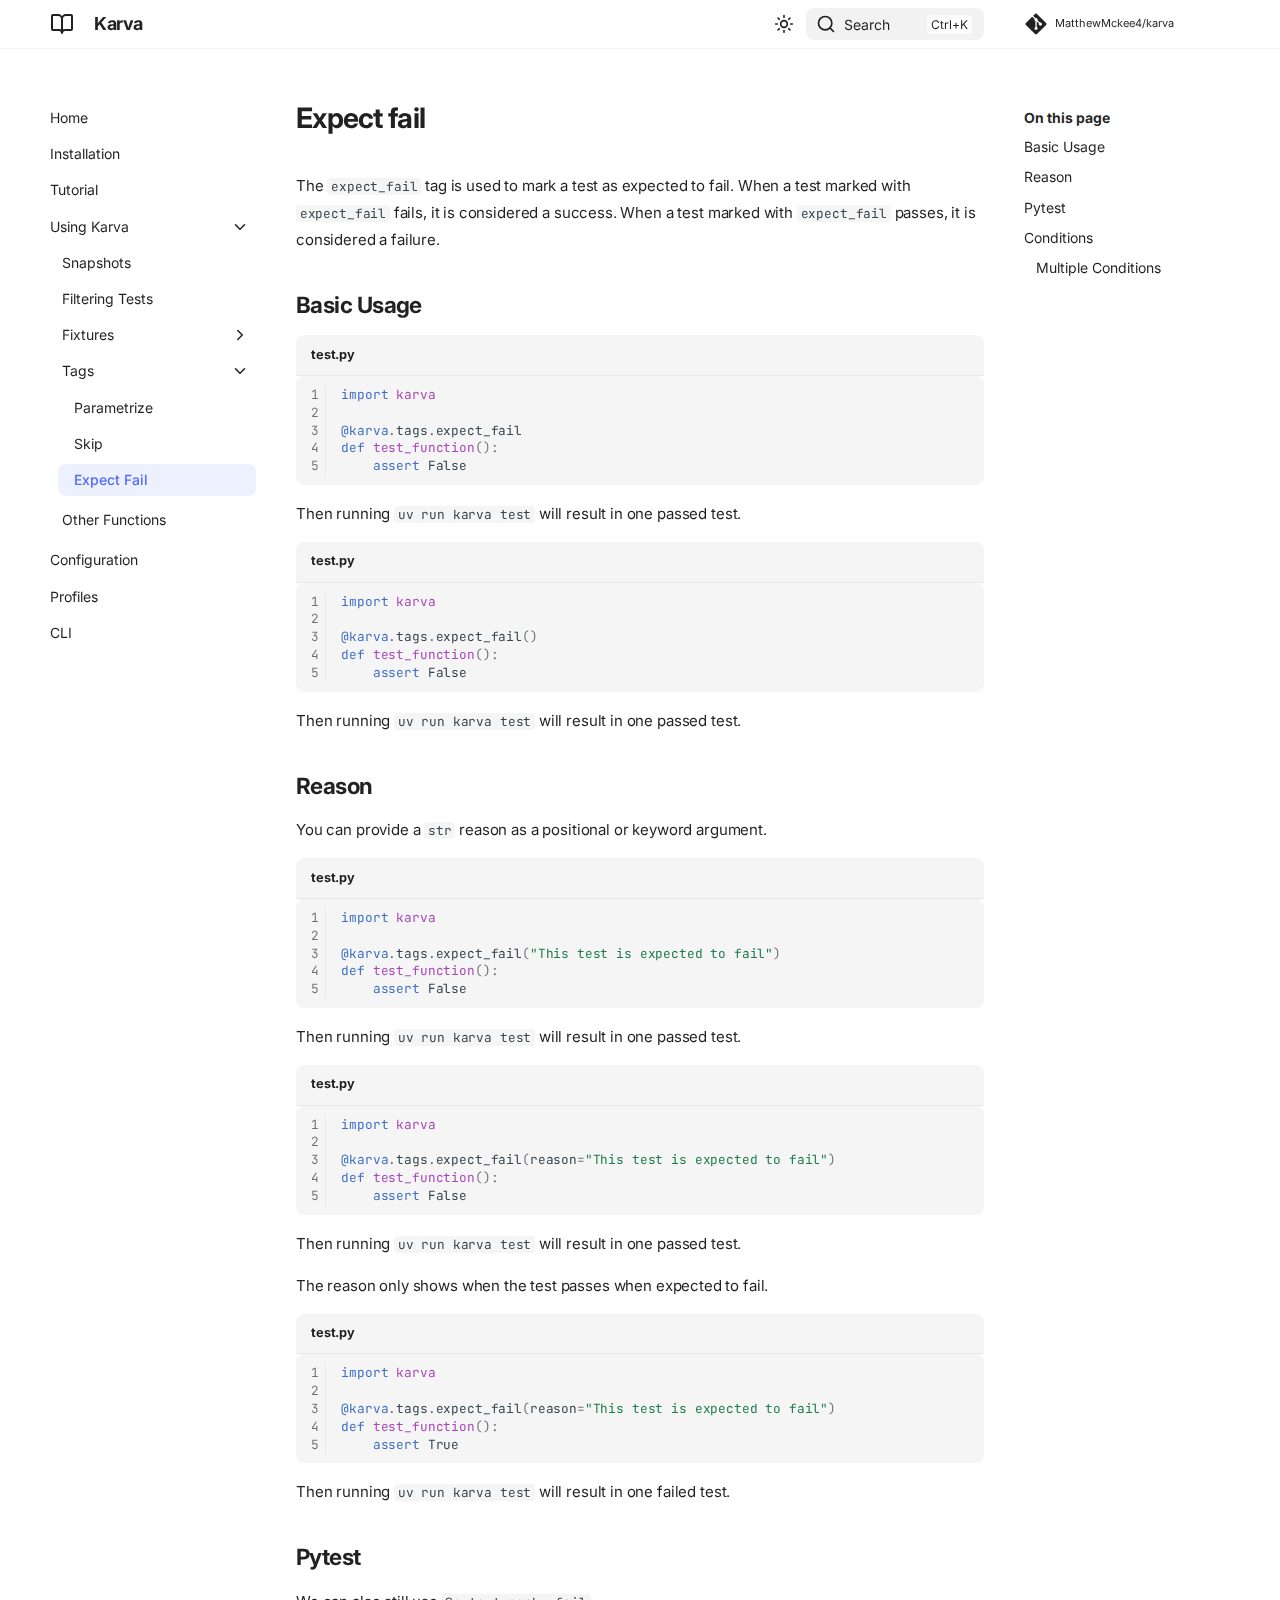
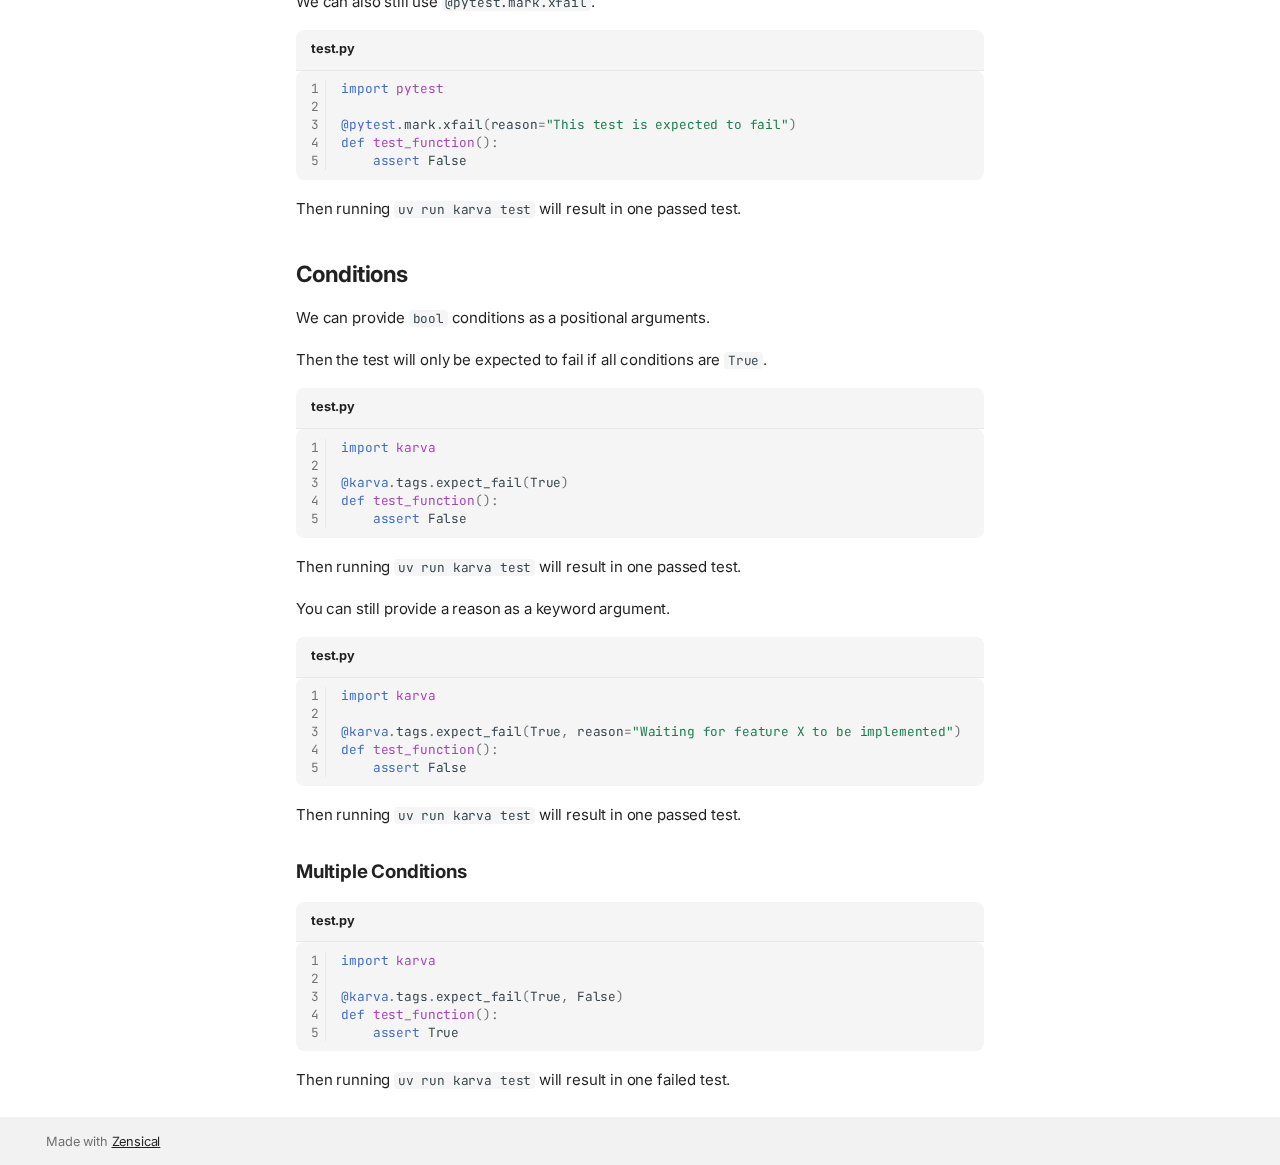
<file: usage/tags/expect_fail/index.html>
<!doctype html>
<html lang="en" class="no-js">
  <head>
    
      <meta charset="utf-8">
      <meta name="viewport" content="width=device-width,initial-scale=1">
      
        <meta name="description" content="A Python test framework, written in Rust">
      
      
        <meta name="author" content="Matthew McKee">
      
      
        <link rel="canonical" href="https://matthewmckee4.github.io/karva/usage/tags/expect_fail/">
      
      
        <link rel="prev" href="../skip/">
      
      
        <link rel="next" href="../../functions/">
      
      
        
      
      
      <link rel="icon" href="../../../assets/images/favicon.png">
      <meta name="generator" content="zensical-0.0.10">
    
    
      
        <title>Expect fail - Karva</title>
      
    
    
      
        
      
      <link rel="stylesheet" href="../../../assets/stylesheets/modern/main.eafc6f7f.min.css">
      
        
          
        
        <link rel="stylesheet" href="../../../assets/stylesheets/modern/palette.dfe2e883.min.css">
      
      
  
  
    
  
    
  
    
  
    
  
    
  
    
  
    
  
    
  
    
  
    
  
    
  
    
  
  
  <style>:root{}</style>



    
    
      
    
    
      
        
        
        <link rel="preconnect" href="https://fonts.gstatic.com" crossorigin>
        <link rel="stylesheet" href="https://fonts.googleapis.com/css?family=Inter:300,300i,400,400i,500,500i,700,700i%7CJetBrains+Mono:400,400i,700,700i&display=fallback">
        <style>:root{--md-text-font:"Inter";--md-code-font:"JetBrains Mono"}</style>
      
    
    
      <link rel="stylesheet" href="../../../stylesheets/extra.css">
    
    <script>__md_scope=new URL("../../..",location),__md_hash=e=>[...e].reduce(((e,t)=>(e<<5)-e+t.charCodeAt(0)),0),__md_get=(e,t=localStorage,a=__md_scope)=>JSON.parse(t.getItem(a.pathname+"."+e)),__md_set=(e,t,a=localStorage,_=__md_scope)=>{try{a.setItem(_.pathname+"."+e,JSON.stringify(t))}catch(e){}},document.documentElement.setAttribute("data-platform",navigator.platform)</script>
    
      

    
    
  </head>
  
  
    
    
      
    
    
    
    
    <body dir="ltr" data-md-color-scheme="default" data-md-color-primary="custom" data-md-color-accent="indigo">
  
    
    <input class="md-toggle" data-md-toggle="drawer" type="checkbox" id="__drawer" autocomplete="off">
    <input class="md-toggle" data-md-toggle="search" type="checkbox" id="__search" autocomplete="off">
    <label class="md-overlay" for="__drawer"></label>
    <div data-md-component="skip">
      
        
        <a href="#basic-usage" class="md-skip">
          Skip to content
        </a>
      
    </div>
    <div data-md-component="announce">
      
    </div>
    
    
      

  

<header class="md-header md-header--shadow" data-md-component="header">
  <nav class="md-header__inner md-grid" aria-label="Header">
    <a href="../../.." title="Karva" class="md-header__button md-logo" aria-label="Karva" data-md-component="logo">
      
  
  <svg xmlns="http://www.w3.org/2000/svg" fill="none" stroke="currentColor" stroke-linecap="round" stroke-linejoin="round" stroke-width="2" class="lucide lucide-book-open" viewBox="0 0 24 24"><path d="M12 7v14M3 18a1 1 0 0 1-1-1V4a1 1 0 0 1 1-1h5a4 4 0 0 1 4 4 4 4 0 0 1 4-4h5a1 1 0 0 1 1 1v13a1 1 0 0 1-1 1h-6a3 3 0 0 0-3 3 3 3 0 0 0-3-3z"/></svg>

    </a>
    <label class="md-header__button md-icon" for="__drawer">
      
      <svg xmlns="http://www.w3.org/2000/svg" fill="none" stroke="currentColor" stroke-linecap="round" stroke-linejoin="round" stroke-width="2" class="lucide lucide-menu" viewBox="0 0 24 24"><path d="M4 5h16M4 12h16M4 19h16"/></svg>
    </label>
    <div class="md-header__title" data-md-component="header-title">
      <div class="md-header__ellipsis">
        <div class="md-header__topic">
          <span class="md-ellipsis">
            Karva
          </span>
        </div>
        <div class="md-header__topic" data-md-component="header-topic">
          <span class="md-ellipsis">
            
              Expect fail
            
          </span>
        </div>
      </div>
    </div>
    
      
        <form class="md-header__option" data-md-component="palette">
  
    
    
    
    <input class="md-option" data-md-color-media="(prefers-color-scheme: light)" data-md-color-scheme="default" data-md-color-primary="custom" data-md-color-accent="indigo"  aria-label="Switch to dark mode"  type="radio" name="__palette" id="__palette_0">
    
      <label class="md-header__button md-icon" title="Switch to dark mode" for="__palette_1" hidden>
        <svg xmlns="http://www.w3.org/2000/svg" fill="none" stroke="currentColor" stroke-linecap="round" stroke-linejoin="round" stroke-width="2" class="lucide lucide-sun" viewBox="0 0 24 24"><circle cx="12" cy="12" r="4"/><path d="M12 2v2M12 20v2M4.93 4.93l1.41 1.41M17.66 17.66l1.41 1.41M2 12h2M20 12h2M6.34 17.66l-1.41 1.41M19.07 4.93l-1.41 1.41"/></svg>
      </label>
    
  
    
    
    
    <input class="md-option" data-md-color-media="(prefers-color-scheme: dark)" data-md-color-scheme="slate" data-md-color-primary="custom" data-md-color-accent="indigo"  aria-label="Switch to light mode"  type="radio" name="__palette" id="__palette_1">
    
      <label class="md-header__button md-icon" title="Switch to light mode" for="__palette_0" hidden>
        <svg xmlns="http://www.w3.org/2000/svg" fill="none" stroke="currentColor" stroke-linecap="round" stroke-linejoin="round" stroke-width="2" class="lucide lucide-moon" viewBox="0 0 24 24"><path d="M20.985 12.486a9 9 0 1 1-9.473-9.472c.405-.022.617.46.402.803a6 6 0 0 0 8.268 8.268c.344-.215.825-.004.803.401"/></svg>
      </label>
    
  
</form>
      
    
    
      <script>var palette=__md_get("__palette");if(palette&&palette.color){if("(prefers-color-scheme)"===palette.color.media){var media=matchMedia("(prefers-color-scheme: light)"),input=document.querySelector(media.matches?"[data-md-color-media='(prefers-color-scheme: light)']":"[data-md-color-media='(prefers-color-scheme: dark)']");palette.color.media=input.getAttribute("data-md-color-media"),palette.color.scheme=input.getAttribute("data-md-color-scheme"),palette.color.primary=input.getAttribute("data-md-color-primary"),palette.color.accent=input.getAttribute("data-md-color-accent")}for(var[key,value]of Object.entries(palette.color))document.body.setAttribute("data-md-color-"+key,value)}</script>
    
    
    
      
      
        <label class="md-header__button md-icon" for="__search">
          
          <svg xmlns="http://www.w3.org/2000/svg" fill="none" stroke="currentColor" stroke-linecap="round" stroke-linejoin="round" stroke-width="2" class="lucide lucide-search" viewBox="0 0 24 24"><path d="m21 21-4.34-4.34"/><circle cx="11" cy="11" r="8"/></svg>
        </label>
        <div class="md-search" data-md-component="search" role="dialog" aria-label="Search">
  <button type="button" class="md-search__button">
    Search
  </button>
</div>
      
    
    <div class="md-header__source">
      
        <a href="https://github.com/MatthewMckee4/karva" title="Go to repository" class="md-source" data-md-component="source">
  <div class="md-source__icon md-icon">
    
    <svg xmlns="http://www.w3.org/2000/svg" viewBox="0 0 448 512"><!--! Font Awesome Free 7.1.0 by @fontawesome - https://fontawesome.com License - https://fontawesome.com/license/free (Icons: CC BY 4.0, Fonts: SIL OFL 1.1, Code: MIT License) Copyright 2025 Fonticons, Inc.--><path fill="currentColor" d="M439.6 236.1 244 40.5c-5.4-5.5-12.8-8.5-20.4-8.5s-15 3-20.4 8.4L162.5 81l51.5 51.5c27.1-9.1 52.7 16.8 43.4 43.7l49.7 49.7c34.2-11.8 61.2 31 35.5 56.7-26.5 26.5-70.2-2.9-56-37.3L240.3 199v121.9c25.3 12.5 22.3 41.8 9.1 55-6.4 6.4-15.2 10.1-24.3 10.1s-17.8-3.6-24.3-10.1c-17.6-17.6-11.1-46.9 11.2-56v-123c-20.8-8.5-24.6-30.7-18.6-45L142.6 101 8.5 235.1C3 240.6 0 247.9 0 255.5s3 15 8.5 20.4l195.6 195.7c5.4 5.4 12.7 8.4 20.4 8.4s15-3 20.4-8.4l194.7-194.7c5.4-5.4 8.4-12.8 8.4-20.4s-3-15-8.4-20.4"/></svg>
  </div>
  <div class="md-source__repository">
    MatthewMckee4/karva
  </div>
</a>
      
    </div>
  </nav>
  
</header>
    
    <div class="md-container" data-md-component="container">
      
      
        
          
        
      
      <main class="md-main" data-md-component="main">
        <div class="md-main__inner md-grid">
          
            
              
              <div class="md-sidebar md-sidebar--primary" data-md-component="sidebar" data-md-type="navigation" >
                <div class="md-sidebar__scrollwrap">
                  <div class="md-sidebar__inner">
                    



<nav class="md-nav md-nav--primary" aria-label="Navigation" data-md-level="0">
  <label class="md-nav__title" for="__drawer">
    <a href="../../.." title="Karva" class="md-nav__button md-logo" aria-label="Karva" data-md-component="logo">
      
  
  <svg xmlns="http://www.w3.org/2000/svg" fill="none" stroke="currentColor" stroke-linecap="round" stroke-linejoin="round" stroke-width="2" class="lucide lucide-book-open" viewBox="0 0 24 24"><path d="M12 7v14M3 18a1 1 0 0 1-1-1V4a1 1 0 0 1 1-1h5a4 4 0 0 1 4 4 4 4 0 0 1 4-4h5a1 1 0 0 1 1 1v13a1 1 0 0 1-1 1h-6a3 3 0 0 0-3 3 3 3 0 0 0-3-3z"/></svg>

    </a>
    Karva
  </label>
  
    <div class="md-nav__source">
      <a href="https://github.com/MatthewMckee4/karva" title="Go to repository" class="md-source" data-md-component="source">
  <div class="md-source__icon md-icon">
    
    <svg xmlns="http://www.w3.org/2000/svg" viewBox="0 0 448 512"><!--! Font Awesome Free 7.1.0 by @fontawesome - https://fontawesome.com License - https://fontawesome.com/license/free (Icons: CC BY 4.0, Fonts: SIL OFL 1.1, Code: MIT License) Copyright 2025 Fonticons, Inc.--><path fill="currentColor" d="M439.6 236.1 244 40.5c-5.4-5.5-12.8-8.5-20.4-8.5s-15 3-20.4 8.4L162.5 81l51.5 51.5c27.1-9.1 52.7 16.8 43.4 43.7l49.7 49.7c34.2-11.8 61.2 31 35.5 56.7-26.5 26.5-70.2-2.9-56-37.3L240.3 199v121.9c25.3 12.5 22.3 41.8 9.1 55-6.4 6.4-15.2 10.1-24.3 10.1s-17.8-3.6-24.3-10.1c-17.6-17.6-11.1-46.9 11.2-56v-123c-20.8-8.5-24.6-30.7-18.6-45L142.6 101 8.5 235.1C3 240.6 0 247.9 0 255.5s3 15 8.5 20.4l195.6 195.7c5.4 5.4 12.7 8.4 20.4 8.4s15-3 20.4-8.4l194.7-194.7c5.4-5.4 8.4-12.8 8.4-20.4s-3-15-8.4-20.4"/></svg>
  </div>
  <div class="md-source__repository">
    MatthewMckee4/karva
  </div>
</a>
    </div>
  
  <ul class="md-nav__list" data-md-scrollfix>
    
      
      
  
  
  
  
    <li class="md-nav__item">
      <a href="../../.." class="md-nav__link">
        
  
  
  <span class="md-ellipsis">
    
  
    Home
  

    
  </span>
  
  

      </a>
    </li>
  

    
      
      
  
  
  
  
    <li class="md-nav__item">
      <a href="../../../installation/" class="md-nav__link">
        
  
  
  <span class="md-ellipsis">
    
  
    Installation
  

    
  </span>
  
  

      </a>
    </li>
  

    
      
      
  
  
  
  
    <li class="md-nav__item">
      <a href="../../../tutorial/" class="md-nav__link">
        
  
  
  <span class="md-ellipsis">
    
  
    Tutorial
  

    
  </span>
  
  

      </a>
    </li>
  

    
      
      
  
  
    
  
  
  
    
    
    
    
    
    <li class="md-nav__item md-nav__item--active md-nav__item--nested">
      
        
        
        <input class="md-nav__toggle md-toggle " type="checkbox" id="__nav_4" checked>
        
          
          <label class="md-nav__link" for="__nav_4" id="__nav_4_label" tabindex="0">
            
  
  
  <span class="md-ellipsis">
    
  
    Using Karva
  

    
  </span>
  
  

            <span class="md-nav__icon md-icon"></span>
          </label>
        
        <nav class="md-nav" data-md-level="1" aria-labelledby="__nav_4_label" aria-expanded="true">
          <label class="md-nav__title" for="__nav_4">
            <span class="md-nav__icon md-icon"></span>
            
  
    Using Karva
  

          </label>
          <ul class="md-nav__list" data-md-scrollfix>
            
              
                
  
  
  
  
    <li class="md-nav__item">
      <a href="../../snapshots/" class="md-nav__link">
        
  
  
  <span class="md-ellipsis">
    
  
    Snapshots
  

    
  </span>
  
  

      </a>
    </li>
  

              
            
              
                
  
  
  
  
    <li class="md-nav__item">
      <a href="../../filtering/" class="md-nav__link">
        
  
  
  <span class="md-ellipsis">
    
  
    Filtering Tests
  

    
  </span>
  
  

      </a>
    </li>
  

              
            
              
                
  
  
  
  
    
    
    
    
    
    <li class="md-nav__item md-nav__item--nested">
      
        
        
        <input class="md-nav__toggle md-toggle " type="checkbox" id="__nav_4_3" >
        
          
          <label class="md-nav__link" for="__nav_4_3" id="__nav_4_3_label" tabindex="0">
            
  
  
  <span class="md-ellipsis">
    
  
    Fixtures
  

    
  </span>
  
  

            <span class="md-nav__icon md-icon"></span>
          </label>
        
        <nav class="md-nav" data-md-level="2" aria-labelledby="__nav_4_3_label" aria-expanded="false">
          <label class="md-nav__title" for="__nav_4_3">
            <span class="md-nav__icon md-icon"></span>
            
  
    Fixtures
  

          </label>
          <ul class="md-nav__list" data-md-scrollfix>
            
              
                
  
  
  
  
    <li class="md-nav__item">
      <a href="../../fixtures/fixtures/" class="md-nav__link">
        
  
  
  <span class="md-ellipsis">
    
  
    Fixtures
  

    
  </span>
  
  

      </a>
    </li>
  

              
            
              
                
  
  
  
  
    <li class="md-nav__item">
      <a href="../../fixtures/builtin/" class="md-nav__link">
        
  
  
  <span class="md-ellipsis">
    
  
    Built In
  

    
  </span>
  
  

      </a>
    </li>
  

              
            
          </ul>
        </nav>
      
    </li>
  

              
            
              
                
  
  
    
  
  
  
    
    
    
    
    
    <li class="md-nav__item md-nav__item--active md-nav__item--nested">
      
        
        
        <input class="md-nav__toggle md-toggle " type="checkbox" id="__nav_4_4" checked>
        
          
          <label class="md-nav__link" for="__nav_4_4" id="__nav_4_4_label" tabindex="0">
            
  
  
  <span class="md-ellipsis">
    
  
    Tags
  

    
  </span>
  
  

            <span class="md-nav__icon md-icon"></span>
          </label>
        
        <nav class="md-nav" data-md-level="2" aria-labelledby="__nav_4_4_label" aria-expanded="true">
          <label class="md-nav__title" for="__nav_4_4">
            <span class="md-nav__icon md-icon"></span>
            
  
    Tags
  

          </label>
          <ul class="md-nav__list" data-md-scrollfix>
            
              
                
  
  
  
  
    <li class="md-nav__item">
      <a href="../parametrize/" class="md-nav__link">
        
  
  
  <span class="md-ellipsis">
    
  
    Parametrize
  

    
  </span>
  
  

      </a>
    </li>
  

              
            
              
                
  
  
  
  
    <li class="md-nav__item">
      <a href="../skip/" class="md-nav__link">
        
  
  
  <span class="md-ellipsis">
    
  
    Skip
  

    
  </span>
  
  

      </a>
    </li>
  

              
            
              
                
  
  
    
  
  
  
    <li class="md-nav__item md-nav__item--active">
      
      <input class="md-nav__toggle md-toggle" type="checkbox" id="__toc">
      
      
      
        <label class="md-nav__link md-nav__link--active" for="__toc">
          
  
  
  <span class="md-ellipsis">
    
  
    Expect Fail
  

    
  </span>
  
  

          <span class="md-nav__icon md-icon"></span>
        </label>
      
      <a href="./" class="md-nav__link md-nav__link--active">
        
  
  
  <span class="md-ellipsis">
    
  
    Expect Fail
  

    
  </span>
  
  

      </a>
      
        


<nav class="md-nav md-nav--secondary" aria-label="On this page">
  
  
  
  
    <label class="md-nav__title" for="__toc">
      <span class="md-nav__icon md-icon"></span>
      On this page
    </label>
    <ul class="md-nav__list" data-md-component="toc" data-md-scrollfix>
      
        <li class="md-nav__item">
  <a href="#basic-usage" class="md-nav__link">
    <span class="md-ellipsis">
      
        Basic Usage
      
    </span>
  </a>
  
</li>
      
        <li class="md-nav__item">
  <a href="#reason" class="md-nav__link">
    <span class="md-ellipsis">
      
        Reason
      
    </span>
  </a>
  
</li>
      
        <li class="md-nav__item">
  <a href="#pytest" class="md-nav__link">
    <span class="md-ellipsis">
      
        Pytest
      
    </span>
  </a>
  
</li>
      
        <li class="md-nav__item">
  <a href="#conditions" class="md-nav__link">
    <span class="md-ellipsis">
      
        Conditions
      
    </span>
  </a>
  
    <nav class="md-nav" aria-label="Conditions">
      <ul class="md-nav__list">
        
          <li class="md-nav__item">
  <a href="#multiple-conditions" class="md-nav__link">
    <span class="md-ellipsis">
      
        Multiple Conditions
      
    </span>
  </a>
  
</li>
        
      </ul>
    </nav>
  
</li>
      
    </ul>
  
</nav>
      
    </li>
  

              
            
          </ul>
        </nav>
      
    </li>
  

              
            
              
                
  
  
  
  
    <li class="md-nav__item">
      <a href="../../functions/" class="md-nav__link">
        
  
  
  <span class="md-ellipsis">
    
  
    Other Functions
  

    
  </span>
  
  

      </a>
    </li>
  

              
            
          </ul>
        </nav>
      
    </li>
  

    
      
      
  
  
  
  
    <li class="md-nav__item">
      <a href="../../../configuration/" class="md-nav__link">
        
  
  
  <span class="md-ellipsis">
    
  
    Configuration
  

    
  </span>
  
  

      </a>
    </li>
  

    
      
      
  
  
  
  
    <li class="md-nav__item">
      <a href="../../../profiles/" class="md-nav__link">
        
  
  
  <span class="md-ellipsis">
    
  
    Profiles
  

    
  </span>
  
  

      </a>
    </li>
  

    
      
      
  
  
  
  
    <li class="md-nav__item">
      <a href="../../../cli/" class="md-nav__link">
        
  
  
  <span class="md-ellipsis">
    
  
    CLI
  

    
  </span>
  
  

      </a>
    </li>
  

    
  </ul>
</nav>
                  </div>
                </div>
              </div>
            
            
              
              <div class="md-sidebar md-sidebar--secondary" data-md-component="sidebar" data-md-type="toc" >
                <div class="md-sidebar__scrollwrap">
                  <div class="md-sidebar__inner">
                    


<nav class="md-nav md-nav--secondary" aria-label="On this page">
  
  
  
  
    <label class="md-nav__title" for="__toc">
      <span class="md-nav__icon md-icon"></span>
      On this page
    </label>
    <ul class="md-nav__list" data-md-component="toc" data-md-scrollfix>
      
        <li class="md-nav__item">
  <a href="#basic-usage" class="md-nav__link">
    <span class="md-ellipsis">
      
        Basic Usage
      
    </span>
  </a>
  
</li>
      
        <li class="md-nav__item">
  <a href="#reason" class="md-nav__link">
    <span class="md-ellipsis">
      
        Reason
      
    </span>
  </a>
  
</li>
      
        <li class="md-nav__item">
  <a href="#pytest" class="md-nav__link">
    <span class="md-ellipsis">
      
        Pytest
      
    </span>
  </a>
  
</li>
      
        <li class="md-nav__item">
  <a href="#conditions" class="md-nav__link">
    <span class="md-ellipsis">
      
        Conditions
      
    </span>
  </a>
  
    <nav class="md-nav" aria-label="Conditions">
      <ul class="md-nav__list">
        
          <li class="md-nav__item">
  <a href="#multiple-conditions" class="md-nav__link">
    <span class="md-ellipsis">
      
        Multiple Conditions
      
    </span>
  </a>
  
</li>
        
      </ul>
    </nav>
  
</li>
      
    </ul>
  
</nav>
                  </div>
                </div>
              </div>
            
          
          
            <div class="md-content" data-md-component="content">
              
              <article class="md-content__inner md-typeset">
                
                  

  <h1>Expect fail</h1>

<p>The <code>expect_fail</code> tag is used to mark a test as expected to fail. When a test marked with <code>expect_fail</code> fails, it is considered a success. When a test marked with <code>expect_fail</code> passes, it is considered a failure.</p>
<h2 id="basic-usage">Basic Usage</h2>
<div class="highlight"><table class="highlighttable"><tr><th colspan="2" class="filename"><span class="filename">test.py</span></th></tr><tr><td class="linenos"><div class="linenodiv"><pre><span></span><span class="normal">1</span>
<span class="normal">2</span>
<span class="normal">3</span>
<span class="normal">4</span>
<span class="normal">5</span></pre></div></td><td class="code"><div><pre><span></span><code><span class="kn">import</span><span class="w"> </span><span class="nn">karva</span>

<span class="nd">@karva</span><span class="o">.</span><span class="n">tags</span><span class="o">.</span><span class="n">expect_fail</span>
<span class="k">def</span><span class="w"> </span><span class="nf">test_function</span><span class="p">():</span>
    <span class="k">assert</span> <span class="kc">False</span>
</code></pre></div></td></tr></table></div>
<p>Then running <code>uv run karva test</code> will result in one passed test.</p>
<div class="highlight"><table class="highlighttable"><tr><th colspan="2" class="filename"><span class="filename">test.py</span></th></tr><tr><td class="linenos"><div class="linenodiv"><pre><span></span><span class="normal">1</span>
<span class="normal">2</span>
<span class="normal">3</span>
<span class="normal">4</span>
<span class="normal">5</span></pre></div></td><td class="code"><div><pre><span></span><code><span class="kn">import</span><span class="w"> </span><span class="nn">karva</span>

<span class="nd">@karva</span><span class="o">.</span><span class="n">tags</span><span class="o">.</span><span class="n">expect_fail</span><span class="p">()</span>
<span class="k">def</span><span class="w"> </span><span class="nf">test_function</span><span class="p">():</span>
    <span class="k">assert</span> <span class="kc">False</span>
</code></pre></div></td></tr></table></div>
<p>Then running <code>uv run karva test</code> will result in one passed test.</p>
<h2 id="reason">Reason</h2>
<p>You can provide a <code>str</code> reason as a positional or keyword argument.</p>
<div class="highlight"><table class="highlighttable"><tr><th colspan="2" class="filename"><span class="filename">test.py</span></th></tr><tr><td class="linenos"><div class="linenodiv"><pre><span></span><span class="normal">1</span>
<span class="normal">2</span>
<span class="normal">3</span>
<span class="normal">4</span>
<span class="normal">5</span></pre></div></td><td class="code"><div><pre><span></span><code><span class="kn">import</span><span class="w"> </span><span class="nn">karva</span>

<span class="nd">@karva</span><span class="o">.</span><span class="n">tags</span><span class="o">.</span><span class="n">expect_fail</span><span class="p">(</span><span class="s2">&quot;This test is expected to fail&quot;</span><span class="p">)</span>
<span class="k">def</span><span class="w"> </span><span class="nf">test_function</span><span class="p">():</span>
    <span class="k">assert</span> <span class="kc">False</span>
</code></pre></div></td></tr></table></div>
<p>Then running <code>uv run karva test</code> will result in one passed test.</p>
<div class="highlight"><table class="highlighttable"><tr><th colspan="2" class="filename"><span class="filename">test.py</span></th></tr><tr><td class="linenos"><div class="linenodiv"><pre><span></span><span class="normal">1</span>
<span class="normal">2</span>
<span class="normal">3</span>
<span class="normal">4</span>
<span class="normal">5</span></pre></div></td><td class="code"><div><pre><span></span><code><span class="kn">import</span><span class="w"> </span><span class="nn">karva</span>

<span class="nd">@karva</span><span class="o">.</span><span class="n">tags</span><span class="o">.</span><span class="n">expect_fail</span><span class="p">(</span><span class="n">reason</span><span class="o">=</span><span class="s2">&quot;This test is expected to fail&quot;</span><span class="p">)</span>
<span class="k">def</span><span class="w"> </span><span class="nf">test_function</span><span class="p">():</span>
    <span class="k">assert</span> <span class="kc">False</span>
</code></pre></div></td></tr></table></div>
<p>Then running <code>uv run karva test</code> will result in one passed test.</p>
<p>The reason only shows when the test passes when expected to fail.</p>
<div class="highlight"><table class="highlighttable"><tr><th colspan="2" class="filename"><span class="filename">test.py</span></th></tr><tr><td class="linenos"><div class="linenodiv"><pre><span></span><span class="normal">1</span>
<span class="normal">2</span>
<span class="normal">3</span>
<span class="normal">4</span>
<span class="normal">5</span></pre></div></td><td class="code"><div><pre><span></span><code><span class="kn">import</span><span class="w"> </span><span class="nn">karva</span>

<span class="nd">@karva</span><span class="o">.</span><span class="n">tags</span><span class="o">.</span><span class="n">expect_fail</span><span class="p">(</span><span class="n">reason</span><span class="o">=</span><span class="s2">&quot;This test is expected to fail&quot;</span><span class="p">)</span>
<span class="k">def</span><span class="w"> </span><span class="nf">test_function</span><span class="p">():</span>
    <span class="k">assert</span> <span class="kc">True</span>
</code></pre></div></td></tr></table></div>
<p>Then running <code>uv run karva test</code> will result in one failed test.</p>
<h2 id="pytest">Pytest</h2>
<p>We can also still use <code>@pytest.mark.xfail</code>.</p>
<div class="highlight"><table class="highlighttable"><tr><th colspan="2" class="filename"><span class="filename">test.py</span></th></tr><tr><td class="linenos"><div class="linenodiv"><pre><span></span><span class="normal">1</span>
<span class="normal">2</span>
<span class="normal">3</span>
<span class="normal">4</span>
<span class="normal">5</span></pre></div></td><td class="code"><div><pre><span></span><code><span class="kn">import</span><span class="w"> </span><span class="nn">pytest</span>

<span class="nd">@pytest</span><span class="o">.</span><span class="n">mark</span><span class="o">.</span><span class="n">xfail</span><span class="p">(</span><span class="n">reason</span><span class="o">=</span><span class="s2">&quot;This test is expected to fail&quot;</span><span class="p">)</span>
<span class="k">def</span><span class="w"> </span><span class="nf">test_function</span><span class="p">():</span>
    <span class="k">assert</span> <span class="kc">False</span>
</code></pre></div></td></tr></table></div>
<p>Then running <code>uv run karva test</code> will result in one passed test.</p>
<h2 id="conditions">Conditions</h2>
<p>We can provide <code>bool</code> conditions as a positional arguments.</p>
<p>Then the test will only be expected to fail if all conditions are <code>True</code>.</p>
<div class="highlight"><table class="highlighttable"><tr><th colspan="2" class="filename"><span class="filename">test.py</span></th></tr><tr><td class="linenos"><div class="linenodiv"><pre><span></span><span class="normal">1</span>
<span class="normal">2</span>
<span class="normal">3</span>
<span class="normal">4</span>
<span class="normal">5</span></pre></div></td><td class="code"><div><pre><span></span><code><span class="kn">import</span><span class="w"> </span><span class="nn">karva</span>

<span class="nd">@karva</span><span class="o">.</span><span class="n">tags</span><span class="o">.</span><span class="n">expect_fail</span><span class="p">(</span><span class="kc">True</span><span class="p">)</span>
<span class="k">def</span><span class="w"> </span><span class="nf">test_function</span><span class="p">():</span>
    <span class="k">assert</span> <span class="kc">False</span>
</code></pre></div></td></tr></table></div>
<p>Then running <code>uv run karva test</code> will result in one passed test.</p>
<p>You can still provide a reason as a keyword argument.</p>
<div class="highlight"><table class="highlighttable"><tr><th colspan="2" class="filename"><span class="filename">test.py</span></th></tr><tr><td class="linenos"><div class="linenodiv"><pre><span></span><span class="normal">1</span>
<span class="normal">2</span>
<span class="normal">3</span>
<span class="normal">4</span>
<span class="normal">5</span></pre></div></td><td class="code"><div><pre><span></span><code><span class="kn">import</span><span class="w"> </span><span class="nn">karva</span>

<span class="nd">@karva</span><span class="o">.</span><span class="n">tags</span><span class="o">.</span><span class="n">expect_fail</span><span class="p">(</span><span class="kc">True</span><span class="p">,</span> <span class="n">reason</span><span class="o">=</span><span class="s2">&quot;Waiting for feature X to be implemented&quot;</span><span class="p">)</span>
<span class="k">def</span><span class="w"> </span><span class="nf">test_function</span><span class="p">():</span>
    <span class="k">assert</span> <span class="kc">False</span>
</code></pre></div></td></tr></table></div>
<p>Then running <code>uv run karva test</code> will result in one passed test.</p>
<h3 id="multiple-conditions">Multiple Conditions</h3>
<div class="highlight"><table class="highlighttable"><tr><th colspan="2" class="filename"><span class="filename">test.py</span></th></tr><tr><td class="linenos"><div class="linenodiv"><pre><span></span><span class="normal">1</span>
<span class="normal">2</span>
<span class="normal">3</span>
<span class="normal">4</span>
<span class="normal">5</span></pre></div></td><td class="code"><div><pre><span></span><code><span class="kn">import</span><span class="w"> </span><span class="nn">karva</span>

<span class="nd">@karva</span><span class="o">.</span><span class="n">tags</span><span class="o">.</span><span class="n">expect_fail</span><span class="p">(</span><span class="kc">True</span><span class="p">,</span> <span class="kc">False</span><span class="p">)</span>
<span class="k">def</span><span class="w"> </span><span class="nf">test_function</span><span class="p">():</span>
    <span class="k">assert</span> <span class="kc">True</span>
</code></pre></div></td></tr></table></div>
<p>Then running <code>uv run karva test</code> will result in one failed test.</p>














                
              </article>
            </div>
          
          
<script>var target=document.getElementById(location.hash.slice(1));target&&target.name&&(target.checked=target.name.startsWith("__tabbed_"))</script>
        </div>
        
      </main>
      
        <footer class="md-footer">
  
  <div class="md-footer-meta md-typeset">
    <div class="md-footer-meta__inner md-grid">
      <div class="md-copyright">
  
  
    Made with
    <a href="https://zensical.org/" target="_blank" rel="noopener">
      Zensical
    </a>
  
</div>
      
    </div>
  </div>
</footer>
      
    </div>
    <div class="md-dialog" data-md-component="dialog">
      <div class="md-dialog__inner md-typeset"></div>
    </div>
    
    
    
      
      
      
      <script id="__config" type="application/json">{"annotate":null,"base":"../../..","features":["navigation.instant","search.highlight"],"search":"../../../assets/javascripts/workers/search.5df7522c.min.js","tags":null,"translations":{"clipboard.copied":"Copied to clipboard","clipboard.copy":"Copy to clipboard","search.result.more.one":"1 more on this page","search.result.more.other":"# more on this page","search.result.none":"No matching documents","search.result.one":"1 matching document","search.result.other":"# matching documents","search.result.placeholder":"Type to start searching","search.result.term.missing":"Missing","select.version":"Select version"},"version":null}</script>
    
    
      <script src="../../../assets/javascripts/bundle.21aa498e.min.js"></script>
      
    
  </body>
</html>
</file>
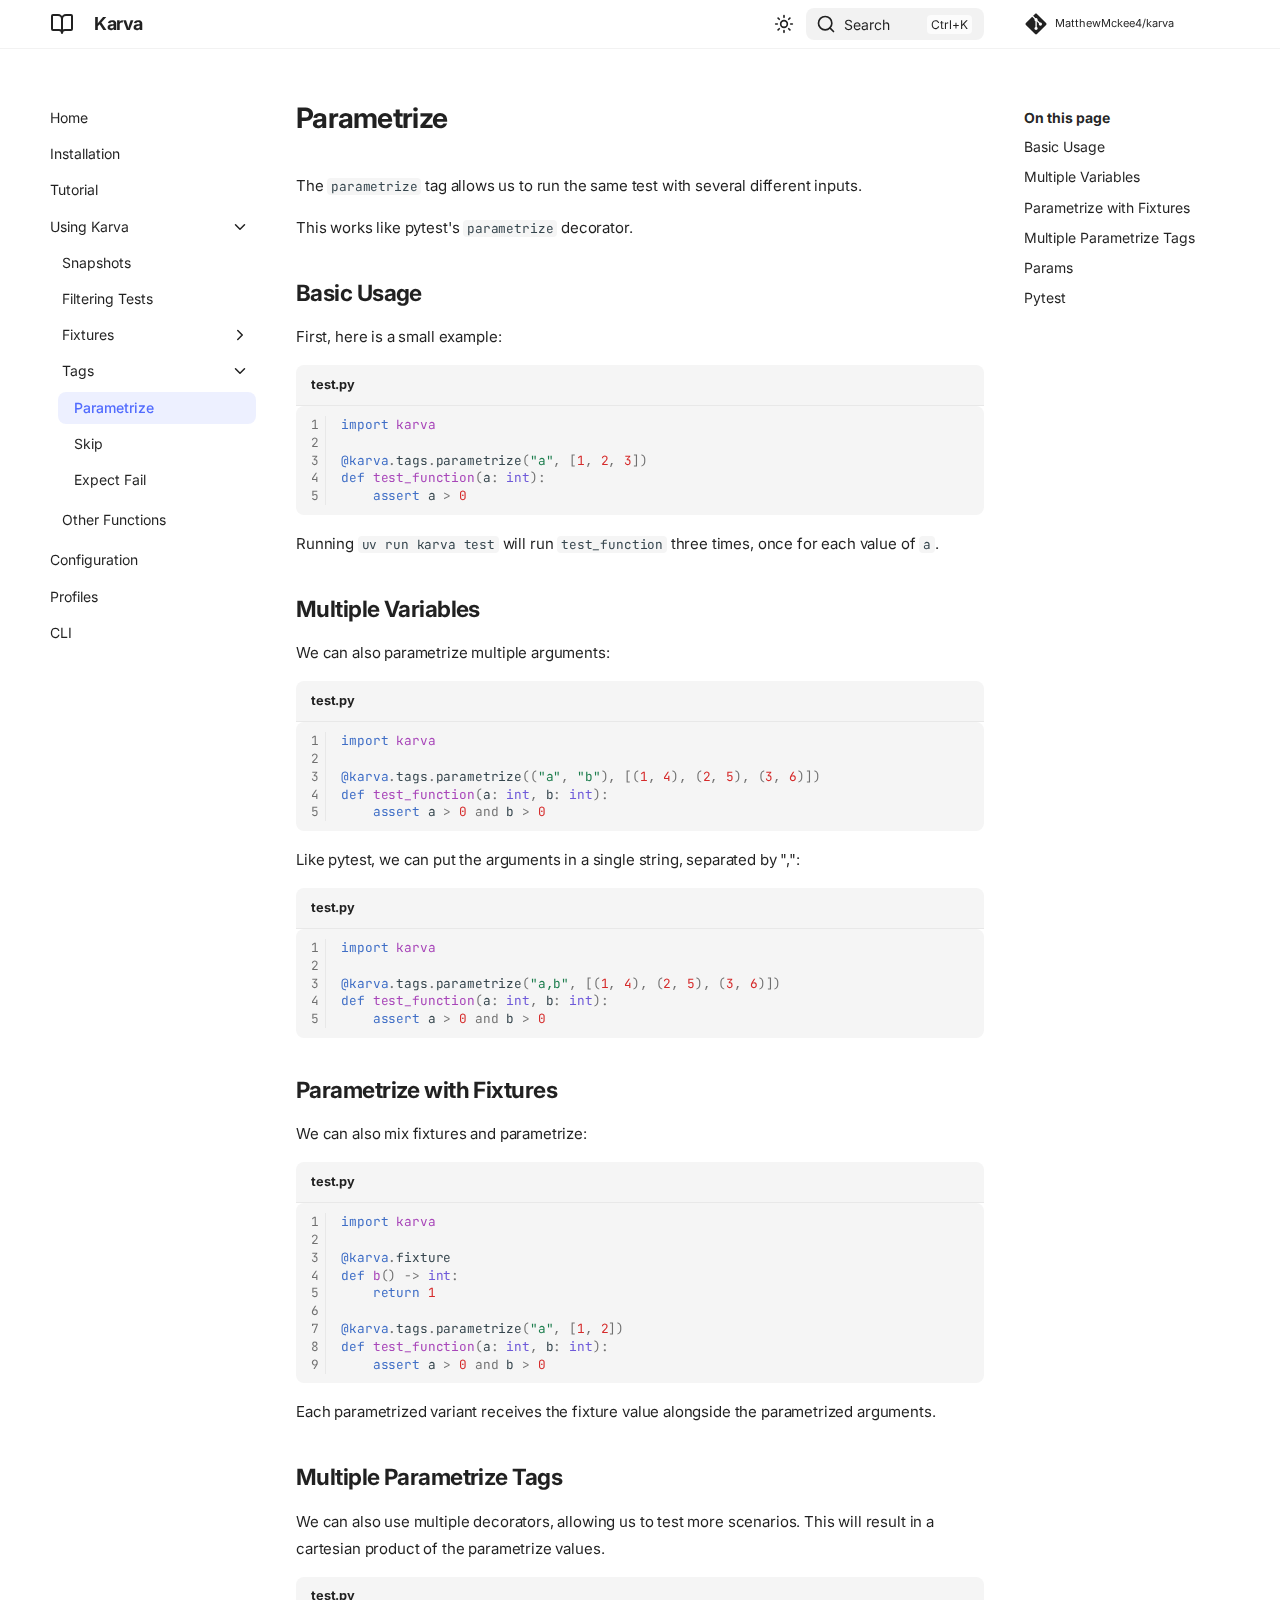
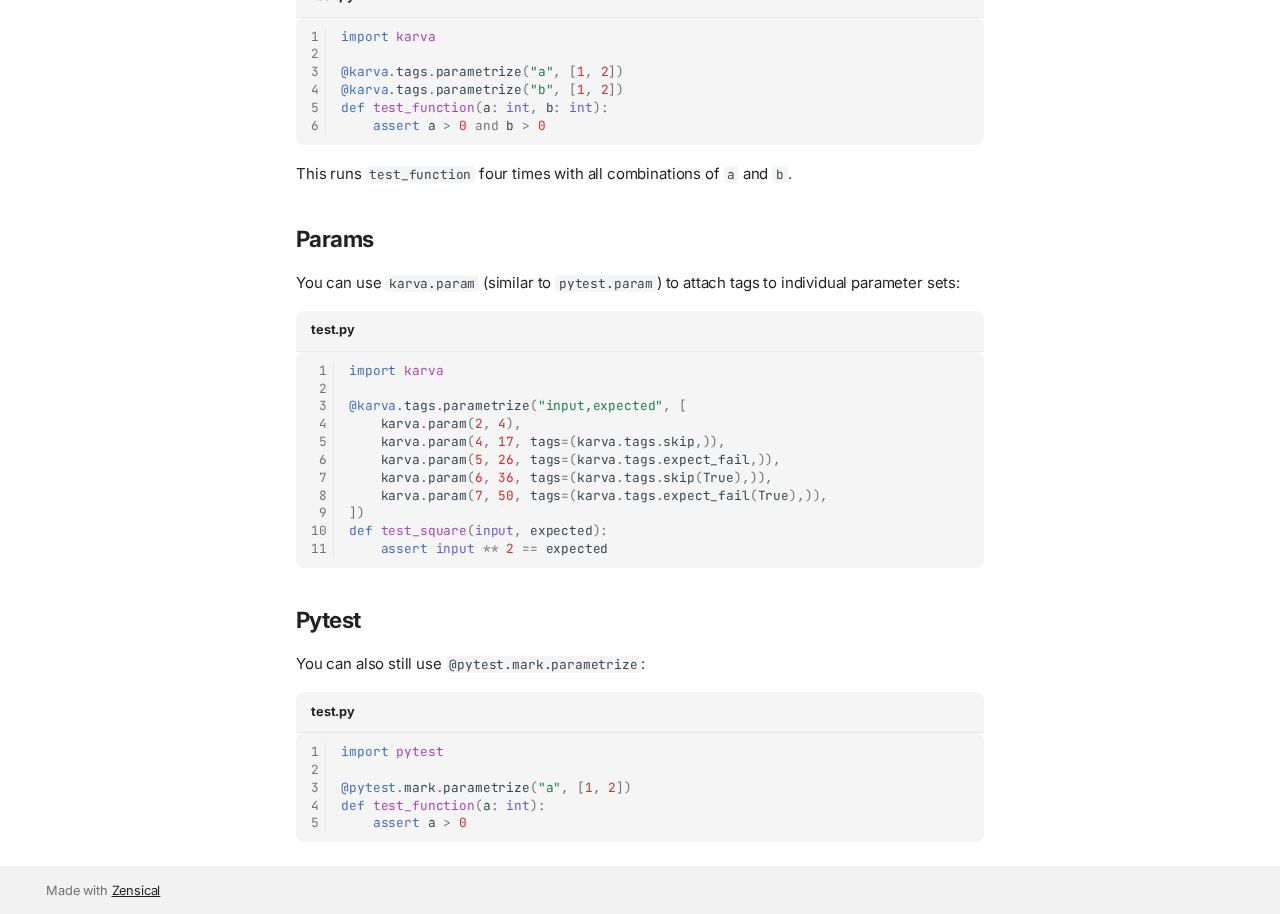
<file: usage/tags/parametrize/index.html>
<!doctype html>
<html lang="en" class="no-js">
  <head>
    
      <meta charset="utf-8">
      <meta name="viewport" content="width=device-width,initial-scale=1">
      
        <meta name="description" content="A Python test framework, written in Rust">
      
      
        <meta name="author" content="Matthew McKee">
      
      
        <link rel="canonical" href="https://matthewmckee4.github.io/karva/usage/tags/parametrize/">
      
      
        <link rel="prev" href="../../fixtures/builtin/">
      
      
        <link rel="next" href="../skip/">
      
      
        
      
      
      <link rel="icon" href="../../../assets/images/favicon.png">
      <meta name="generator" content="zensical-0.0.10">
    
    
      
        <title>Parametrize - Karva</title>
      
    
    
      
        
      
      <link rel="stylesheet" href="../../../assets/stylesheets/modern/main.eafc6f7f.min.css">
      
        
          
        
        <link rel="stylesheet" href="../../../assets/stylesheets/modern/palette.dfe2e883.min.css">
      
      
  
  
    
  
    
  
    
  
    
  
    
  
    
  
    
  
    
  
    
  
    
  
    
  
    
  
  
  <style>:root{}</style>



    
    
      
    
    
      
        
        
        <link rel="preconnect" href="https://fonts.gstatic.com" crossorigin>
        <link rel="stylesheet" href="https://fonts.googleapis.com/css?family=Inter:300,300i,400,400i,500,500i,700,700i%7CJetBrains+Mono:400,400i,700,700i&display=fallback">
        <style>:root{--md-text-font:"Inter";--md-code-font:"JetBrains Mono"}</style>
      
    
    
      <link rel="stylesheet" href="../../../stylesheets/extra.css">
    
    <script>__md_scope=new URL("../../..",location),__md_hash=e=>[...e].reduce(((e,t)=>(e<<5)-e+t.charCodeAt(0)),0),__md_get=(e,t=localStorage,a=__md_scope)=>JSON.parse(t.getItem(a.pathname+"."+e)),__md_set=(e,t,a=localStorage,_=__md_scope)=>{try{a.setItem(_.pathname+"."+e,JSON.stringify(t))}catch(e){}},document.documentElement.setAttribute("data-platform",navigator.platform)</script>
    
      

    
    
  </head>
  
  
    
    
      
    
    
    
    
    <body dir="ltr" data-md-color-scheme="default" data-md-color-primary="custom" data-md-color-accent="indigo">
  
    
    <input class="md-toggle" data-md-toggle="drawer" type="checkbox" id="__drawer" autocomplete="off">
    <input class="md-toggle" data-md-toggle="search" type="checkbox" id="__search" autocomplete="off">
    <label class="md-overlay" for="__drawer"></label>
    <div data-md-component="skip">
      
        
        <a href="#basic-usage" class="md-skip">
          Skip to content
        </a>
      
    </div>
    <div data-md-component="announce">
      
    </div>
    
    
      

  

<header class="md-header md-header--shadow" data-md-component="header">
  <nav class="md-header__inner md-grid" aria-label="Header">
    <a href="../../.." title="Karva" class="md-header__button md-logo" aria-label="Karva" data-md-component="logo">
      
  
  <svg xmlns="http://www.w3.org/2000/svg" fill="none" stroke="currentColor" stroke-linecap="round" stroke-linejoin="round" stroke-width="2" class="lucide lucide-book-open" viewBox="0 0 24 24"><path d="M12 7v14M3 18a1 1 0 0 1-1-1V4a1 1 0 0 1 1-1h5a4 4 0 0 1 4 4 4 4 0 0 1 4-4h5a1 1 0 0 1 1 1v13a1 1 0 0 1-1 1h-6a3 3 0 0 0-3 3 3 3 0 0 0-3-3z"/></svg>

    </a>
    <label class="md-header__button md-icon" for="__drawer">
      
      <svg xmlns="http://www.w3.org/2000/svg" fill="none" stroke="currentColor" stroke-linecap="round" stroke-linejoin="round" stroke-width="2" class="lucide lucide-menu" viewBox="0 0 24 24"><path d="M4 5h16M4 12h16M4 19h16"/></svg>
    </label>
    <div class="md-header__title" data-md-component="header-title">
      <div class="md-header__ellipsis">
        <div class="md-header__topic">
          <span class="md-ellipsis">
            Karva
          </span>
        </div>
        <div class="md-header__topic" data-md-component="header-topic">
          <span class="md-ellipsis">
            
              Parametrize
            
          </span>
        </div>
      </div>
    </div>
    
      
        <form class="md-header__option" data-md-component="palette">
  
    
    
    
    <input class="md-option" data-md-color-media="(prefers-color-scheme: light)" data-md-color-scheme="default" data-md-color-primary="custom" data-md-color-accent="indigo"  aria-label="Switch to dark mode"  type="radio" name="__palette" id="__palette_0">
    
      <label class="md-header__button md-icon" title="Switch to dark mode" for="__palette_1" hidden>
        <svg xmlns="http://www.w3.org/2000/svg" fill="none" stroke="currentColor" stroke-linecap="round" stroke-linejoin="round" stroke-width="2" class="lucide lucide-sun" viewBox="0 0 24 24"><circle cx="12" cy="12" r="4"/><path d="M12 2v2M12 20v2M4.93 4.93l1.41 1.41M17.66 17.66l1.41 1.41M2 12h2M20 12h2M6.34 17.66l-1.41 1.41M19.07 4.93l-1.41 1.41"/></svg>
      </label>
    
  
    
    
    
    <input class="md-option" data-md-color-media="(prefers-color-scheme: dark)" data-md-color-scheme="slate" data-md-color-primary="custom" data-md-color-accent="indigo"  aria-label="Switch to light mode"  type="radio" name="__palette" id="__palette_1">
    
      <label class="md-header__button md-icon" title="Switch to light mode" for="__palette_0" hidden>
        <svg xmlns="http://www.w3.org/2000/svg" fill="none" stroke="currentColor" stroke-linecap="round" stroke-linejoin="round" stroke-width="2" class="lucide lucide-moon" viewBox="0 0 24 24"><path d="M20.985 12.486a9 9 0 1 1-9.473-9.472c.405-.022.617.46.402.803a6 6 0 0 0 8.268 8.268c.344-.215.825-.004.803.401"/></svg>
      </label>
    
  
</form>
      
    
    
      <script>var palette=__md_get("__palette");if(palette&&palette.color){if("(prefers-color-scheme)"===palette.color.media){var media=matchMedia("(prefers-color-scheme: light)"),input=document.querySelector(media.matches?"[data-md-color-media='(prefers-color-scheme: light)']":"[data-md-color-media='(prefers-color-scheme: dark)']");palette.color.media=input.getAttribute("data-md-color-media"),palette.color.scheme=input.getAttribute("data-md-color-scheme"),palette.color.primary=input.getAttribute("data-md-color-primary"),palette.color.accent=input.getAttribute("data-md-color-accent")}for(var[key,value]of Object.entries(palette.color))document.body.setAttribute("data-md-color-"+key,value)}</script>
    
    
    
      
      
        <label class="md-header__button md-icon" for="__search">
          
          <svg xmlns="http://www.w3.org/2000/svg" fill="none" stroke="currentColor" stroke-linecap="round" stroke-linejoin="round" stroke-width="2" class="lucide lucide-search" viewBox="0 0 24 24"><path d="m21 21-4.34-4.34"/><circle cx="11" cy="11" r="8"/></svg>
        </label>
        <div class="md-search" data-md-component="search" role="dialog" aria-label="Search">
  <button type="button" class="md-search__button">
    Search
  </button>
</div>
      
    
    <div class="md-header__source">
      
        <a href="https://github.com/MatthewMckee4/karva" title="Go to repository" class="md-source" data-md-component="source">
  <div class="md-source__icon md-icon">
    
    <svg xmlns="http://www.w3.org/2000/svg" viewBox="0 0 448 512"><!--! Font Awesome Free 7.1.0 by @fontawesome - https://fontawesome.com License - https://fontawesome.com/license/free (Icons: CC BY 4.0, Fonts: SIL OFL 1.1, Code: MIT License) Copyright 2025 Fonticons, Inc.--><path fill="currentColor" d="M439.6 236.1 244 40.5c-5.4-5.5-12.8-8.5-20.4-8.5s-15 3-20.4 8.4L162.5 81l51.5 51.5c27.1-9.1 52.7 16.8 43.4 43.7l49.7 49.7c34.2-11.8 61.2 31 35.5 56.7-26.5 26.5-70.2-2.9-56-37.3L240.3 199v121.9c25.3 12.5 22.3 41.8 9.1 55-6.4 6.4-15.2 10.1-24.3 10.1s-17.8-3.6-24.3-10.1c-17.6-17.6-11.1-46.9 11.2-56v-123c-20.8-8.5-24.6-30.7-18.6-45L142.6 101 8.5 235.1C3 240.6 0 247.9 0 255.5s3 15 8.5 20.4l195.6 195.7c5.4 5.4 12.7 8.4 20.4 8.4s15-3 20.4-8.4l194.7-194.7c5.4-5.4 8.4-12.8 8.4-20.4s-3-15-8.4-20.4"/></svg>
  </div>
  <div class="md-source__repository">
    MatthewMckee4/karva
  </div>
</a>
      
    </div>
  </nav>
  
</header>
    
    <div class="md-container" data-md-component="container">
      
      
        
          
        
      
      <main class="md-main" data-md-component="main">
        <div class="md-main__inner md-grid">
          
            
              
              <div class="md-sidebar md-sidebar--primary" data-md-component="sidebar" data-md-type="navigation" >
                <div class="md-sidebar__scrollwrap">
                  <div class="md-sidebar__inner">
                    



<nav class="md-nav md-nav--primary" aria-label="Navigation" data-md-level="0">
  <label class="md-nav__title" for="__drawer">
    <a href="../../.." title="Karva" class="md-nav__button md-logo" aria-label="Karva" data-md-component="logo">
      
  
  <svg xmlns="http://www.w3.org/2000/svg" fill="none" stroke="currentColor" stroke-linecap="round" stroke-linejoin="round" stroke-width="2" class="lucide lucide-book-open" viewBox="0 0 24 24"><path d="M12 7v14M3 18a1 1 0 0 1-1-1V4a1 1 0 0 1 1-1h5a4 4 0 0 1 4 4 4 4 0 0 1 4-4h5a1 1 0 0 1 1 1v13a1 1 0 0 1-1 1h-6a3 3 0 0 0-3 3 3 3 0 0 0-3-3z"/></svg>

    </a>
    Karva
  </label>
  
    <div class="md-nav__source">
      <a href="https://github.com/MatthewMckee4/karva" title="Go to repository" class="md-source" data-md-component="source">
  <div class="md-source__icon md-icon">
    
    <svg xmlns="http://www.w3.org/2000/svg" viewBox="0 0 448 512"><!--! Font Awesome Free 7.1.0 by @fontawesome - https://fontawesome.com License - https://fontawesome.com/license/free (Icons: CC BY 4.0, Fonts: SIL OFL 1.1, Code: MIT License) Copyright 2025 Fonticons, Inc.--><path fill="currentColor" d="M439.6 236.1 244 40.5c-5.4-5.5-12.8-8.5-20.4-8.5s-15 3-20.4 8.4L162.5 81l51.5 51.5c27.1-9.1 52.7 16.8 43.4 43.7l49.7 49.7c34.2-11.8 61.2 31 35.5 56.7-26.5 26.5-70.2-2.9-56-37.3L240.3 199v121.9c25.3 12.5 22.3 41.8 9.1 55-6.4 6.4-15.2 10.1-24.3 10.1s-17.8-3.6-24.3-10.1c-17.6-17.6-11.1-46.9 11.2-56v-123c-20.8-8.5-24.6-30.7-18.6-45L142.6 101 8.5 235.1C3 240.6 0 247.9 0 255.5s3 15 8.5 20.4l195.6 195.7c5.4 5.4 12.7 8.4 20.4 8.4s15-3 20.4-8.4l194.7-194.7c5.4-5.4 8.4-12.8 8.4-20.4s-3-15-8.4-20.4"/></svg>
  </div>
  <div class="md-source__repository">
    MatthewMckee4/karva
  </div>
</a>
    </div>
  
  <ul class="md-nav__list" data-md-scrollfix>
    
      
      
  
  
  
  
    <li class="md-nav__item">
      <a href="../../.." class="md-nav__link">
        
  
  
  <span class="md-ellipsis">
    
  
    Home
  

    
  </span>
  
  

      </a>
    </li>
  

    
      
      
  
  
  
  
    <li class="md-nav__item">
      <a href="../../../installation/" class="md-nav__link">
        
  
  
  <span class="md-ellipsis">
    
  
    Installation
  

    
  </span>
  
  

      </a>
    </li>
  

    
      
      
  
  
  
  
    <li class="md-nav__item">
      <a href="../../../tutorial/" class="md-nav__link">
        
  
  
  <span class="md-ellipsis">
    
  
    Tutorial
  

    
  </span>
  
  

      </a>
    </li>
  

    
      
      
  
  
    
  
  
  
    
    
    
    
    
    <li class="md-nav__item md-nav__item--active md-nav__item--nested">
      
        
        
        <input class="md-nav__toggle md-toggle " type="checkbox" id="__nav_4" checked>
        
          
          <label class="md-nav__link" for="__nav_4" id="__nav_4_label" tabindex="0">
            
  
  
  <span class="md-ellipsis">
    
  
    Using Karva
  

    
  </span>
  
  

            <span class="md-nav__icon md-icon"></span>
          </label>
        
        <nav class="md-nav" data-md-level="1" aria-labelledby="__nav_4_label" aria-expanded="true">
          <label class="md-nav__title" for="__nav_4">
            <span class="md-nav__icon md-icon"></span>
            
  
    Using Karva
  

          </label>
          <ul class="md-nav__list" data-md-scrollfix>
            
              
                
  
  
  
  
    <li class="md-nav__item">
      <a href="../../snapshots/" class="md-nav__link">
        
  
  
  <span class="md-ellipsis">
    
  
    Snapshots
  

    
  </span>
  
  

      </a>
    </li>
  

              
            
              
                
  
  
  
  
    <li class="md-nav__item">
      <a href="../../filtering/" class="md-nav__link">
        
  
  
  <span class="md-ellipsis">
    
  
    Filtering Tests
  

    
  </span>
  
  

      </a>
    </li>
  

              
            
              
                
  
  
  
  
    
    
    
    
    
    <li class="md-nav__item md-nav__item--nested">
      
        
        
        <input class="md-nav__toggle md-toggle " type="checkbox" id="__nav_4_3" >
        
          
          <label class="md-nav__link" for="__nav_4_3" id="__nav_4_3_label" tabindex="0">
            
  
  
  <span class="md-ellipsis">
    
  
    Fixtures
  

    
  </span>
  
  

            <span class="md-nav__icon md-icon"></span>
          </label>
        
        <nav class="md-nav" data-md-level="2" aria-labelledby="__nav_4_3_label" aria-expanded="false">
          <label class="md-nav__title" for="__nav_4_3">
            <span class="md-nav__icon md-icon"></span>
            
  
    Fixtures
  

          </label>
          <ul class="md-nav__list" data-md-scrollfix>
            
              
                
  
  
  
  
    <li class="md-nav__item">
      <a href="../../fixtures/fixtures/" class="md-nav__link">
        
  
  
  <span class="md-ellipsis">
    
  
    Fixtures
  

    
  </span>
  
  

      </a>
    </li>
  

              
            
              
                
  
  
  
  
    <li class="md-nav__item">
      <a href="../../fixtures/builtin/" class="md-nav__link">
        
  
  
  <span class="md-ellipsis">
    
  
    Built In
  

    
  </span>
  
  

      </a>
    </li>
  

              
            
          </ul>
        </nav>
      
    </li>
  

              
            
              
                
  
  
    
  
  
  
    
    
    
    
    
    <li class="md-nav__item md-nav__item--active md-nav__item--nested">
      
        
        
        <input class="md-nav__toggle md-toggle " type="checkbox" id="__nav_4_4" checked>
        
          
          <label class="md-nav__link" for="__nav_4_4" id="__nav_4_4_label" tabindex="0">
            
  
  
  <span class="md-ellipsis">
    
  
    Tags
  

    
  </span>
  
  

            <span class="md-nav__icon md-icon"></span>
          </label>
        
        <nav class="md-nav" data-md-level="2" aria-labelledby="__nav_4_4_label" aria-expanded="true">
          <label class="md-nav__title" for="__nav_4_4">
            <span class="md-nav__icon md-icon"></span>
            
  
    Tags
  

          </label>
          <ul class="md-nav__list" data-md-scrollfix>
            
              
                
  
  
    
  
  
  
    <li class="md-nav__item md-nav__item--active">
      
      <input class="md-nav__toggle md-toggle" type="checkbox" id="__toc">
      
      
      
        <label class="md-nav__link md-nav__link--active" for="__toc">
          
  
  
  <span class="md-ellipsis">
    
  
    Parametrize
  

    
  </span>
  
  

          <span class="md-nav__icon md-icon"></span>
        </label>
      
      <a href="./" class="md-nav__link md-nav__link--active">
        
  
  
  <span class="md-ellipsis">
    
  
    Parametrize
  

    
  </span>
  
  

      </a>
      
        


<nav class="md-nav md-nav--secondary" aria-label="On this page">
  
  
  
  
    <label class="md-nav__title" for="__toc">
      <span class="md-nav__icon md-icon"></span>
      On this page
    </label>
    <ul class="md-nav__list" data-md-component="toc" data-md-scrollfix>
      
        <li class="md-nav__item">
  <a href="#basic-usage" class="md-nav__link">
    <span class="md-ellipsis">
      
        Basic Usage
      
    </span>
  </a>
  
</li>
      
        <li class="md-nav__item">
  <a href="#multiple-variables" class="md-nav__link">
    <span class="md-ellipsis">
      
        Multiple Variables
      
    </span>
  </a>
  
</li>
      
        <li class="md-nav__item">
  <a href="#parametrize-with-fixtures" class="md-nav__link">
    <span class="md-ellipsis">
      
        Parametrize with Fixtures
      
    </span>
  </a>
  
</li>
      
        <li class="md-nav__item">
  <a href="#multiple-parametrize-tags" class="md-nav__link">
    <span class="md-ellipsis">
      
        Multiple Parametrize Tags
      
    </span>
  </a>
  
</li>
      
        <li class="md-nav__item">
  <a href="#params" class="md-nav__link">
    <span class="md-ellipsis">
      
        Params
      
    </span>
  </a>
  
</li>
      
        <li class="md-nav__item">
  <a href="#pytest" class="md-nav__link">
    <span class="md-ellipsis">
      
        Pytest
      
    </span>
  </a>
  
</li>
      
    </ul>
  
</nav>
      
    </li>
  

              
            
              
                
  
  
  
  
    <li class="md-nav__item">
      <a href="../skip/" class="md-nav__link">
        
  
  
  <span class="md-ellipsis">
    
  
    Skip
  

    
  </span>
  
  

      </a>
    </li>
  

              
            
              
                
  
  
  
  
    <li class="md-nav__item">
      <a href="../expect_fail/" class="md-nav__link">
        
  
  
  <span class="md-ellipsis">
    
  
    Expect Fail
  

    
  </span>
  
  

      </a>
    </li>
  

              
            
          </ul>
        </nav>
      
    </li>
  

              
            
              
                
  
  
  
  
    <li class="md-nav__item">
      <a href="../../functions/" class="md-nav__link">
        
  
  
  <span class="md-ellipsis">
    
  
    Other Functions
  

    
  </span>
  
  

      </a>
    </li>
  

              
            
          </ul>
        </nav>
      
    </li>
  

    
      
      
  
  
  
  
    <li class="md-nav__item">
      <a href="../../../configuration/" class="md-nav__link">
        
  
  
  <span class="md-ellipsis">
    
  
    Configuration
  

    
  </span>
  
  

      </a>
    </li>
  

    
      
      
  
  
  
  
    <li class="md-nav__item">
      <a href="../../../profiles/" class="md-nav__link">
        
  
  
  <span class="md-ellipsis">
    
  
    Profiles
  

    
  </span>
  
  

      </a>
    </li>
  

    
      
      
  
  
  
  
    <li class="md-nav__item">
      <a href="../../../cli/" class="md-nav__link">
        
  
  
  <span class="md-ellipsis">
    
  
    CLI
  

    
  </span>
  
  

      </a>
    </li>
  

    
  </ul>
</nav>
                  </div>
                </div>
              </div>
            
            
              
              <div class="md-sidebar md-sidebar--secondary" data-md-component="sidebar" data-md-type="toc" >
                <div class="md-sidebar__scrollwrap">
                  <div class="md-sidebar__inner">
                    


<nav class="md-nav md-nav--secondary" aria-label="On this page">
  
  
  
  
    <label class="md-nav__title" for="__toc">
      <span class="md-nav__icon md-icon"></span>
      On this page
    </label>
    <ul class="md-nav__list" data-md-component="toc" data-md-scrollfix>
      
        <li class="md-nav__item">
  <a href="#basic-usage" class="md-nav__link">
    <span class="md-ellipsis">
      
        Basic Usage
      
    </span>
  </a>
  
</li>
      
        <li class="md-nav__item">
  <a href="#multiple-variables" class="md-nav__link">
    <span class="md-ellipsis">
      
        Multiple Variables
      
    </span>
  </a>
  
</li>
      
        <li class="md-nav__item">
  <a href="#parametrize-with-fixtures" class="md-nav__link">
    <span class="md-ellipsis">
      
        Parametrize with Fixtures
      
    </span>
  </a>
  
</li>
      
        <li class="md-nav__item">
  <a href="#multiple-parametrize-tags" class="md-nav__link">
    <span class="md-ellipsis">
      
        Multiple Parametrize Tags
      
    </span>
  </a>
  
</li>
      
        <li class="md-nav__item">
  <a href="#params" class="md-nav__link">
    <span class="md-ellipsis">
      
        Params
      
    </span>
  </a>
  
</li>
      
        <li class="md-nav__item">
  <a href="#pytest" class="md-nav__link">
    <span class="md-ellipsis">
      
        Pytest
      
    </span>
  </a>
  
</li>
      
    </ul>
  
</nav>
                  </div>
                </div>
              </div>
            
          
          
            <div class="md-content" data-md-component="content">
              
              <article class="md-content__inner md-typeset">
                
                  

  <h1>Parametrize</h1>

<p>The <code>parametrize</code> tag allows us to run the same test with several different inputs.</p>
<p>This works like pytest's <code>parametrize</code> decorator.</p>
<h2 id="basic-usage">Basic Usage</h2>
<p>First, here is a small example:</p>
<div class="highlight"><table class="highlighttable"><tr><th colspan="2" class="filename"><span class="filename">test.py</span></th></tr><tr><td class="linenos"><div class="linenodiv"><pre><span></span><span class="normal">1</span>
<span class="normal">2</span>
<span class="normal">3</span>
<span class="normal">4</span>
<span class="normal">5</span></pre></div></td><td class="code"><div><pre><span></span><code><span class="kn">import</span><span class="w"> </span><span class="nn">karva</span>

<span class="nd">@karva</span><span class="o">.</span><span class="n">tags</span><span class="o">.</span><span class="n">parametrize</span><span class="p">(</span><span class="s2">&quot;a&quot;</span><span class="p">,</span> <span class="p">[</span><span class="mi">1</span><span class="p">,</span> <span class="mi">2</span><span class="p">,</span> <span class="mi">3</span><span class="p">])</span>
<span class="k">def</span><span class="w"> </span><span class="nf">test_function</span><span class="p">(</span><span class="n">a</span><span class="p">:</span> <span class="nb">int</span><span class="p">):</span>
    <span class="k">assert</span> <span class="n">a</span> <span class="o">&gt;</span> <span class="mi">0</span>
</code></pre></div></td></tr></table></div>
<p>Running <code>uv run karva test</code> will run <code>test_function</code> three times, once for each value of <code>a</code>.</p>
<h2 id="multiple-variables">Multiple Variables</h2>
<p>We can also parametrize multiple arguments:</p>
<div class="highlight"><table class="highlighttable"><tr><th colspan="2" class="filename"><span class="filename">test.py</span></th></tr><tr><td class="linenos"><div class="linenodiv"><pre><span></span><span class="normal">1</span>
<span class="normal">2</span>
<span class="normal">3</span>
<span class="normal">4</span>
<span class="normal">5</span></pre></div></td><td class="code"><div><pre><span></span><code><span class="kn">import</span><span class="w"> </span><span class="nn">karva</span>

<span class="nd">@karva</span><span class="o">.</span><span class="n">tags</span><span class="o">.</span><span class="n">parametrize</span><span class="p">((</span><span class="s2">&quot;a&quot;</span><span class="p">,</span> <span class="s2">&quot;b&quot;</span><span class="p">),</span> <span class="p">[(</span><span class="mi">1</span><span class="p">,</span> <span class="mi">4</span><span class="p">),</span> <span class="p">(</span><span class="mi">2</span><span class="p">,</span> <span class="mi">5</span><span class="p">),</span> <span class="p">(</span><span class="mi">3</span><span class="p">,</span> <span class="mi">6</span><span class="p">)])</span>
<span class="k">def</span><span class="w"> </span><span class="nf">test_function</span><span class="p">(</span><span class="n">a</span><span class="p">:</span> <span class="nb">int</span><span class="p">,</span> <span class="n">b</span><span class="p">:</span> <span class="nb">int</span><span class="p">):</span>
    <span class="k">assert</span> <span class="n">a</span> <span class="o">&gt;</span> <span class="mi">0</span> <span class="ow">and</span> <span class="n">b</span> <span class="o">&gt;</span> <span class="mi">0</span>
</code></pre></div></td></tr></table></div>
<p>Like pytest, we can put the arguments in a single string, separated by ",":</p>
<div class="highlight"><table class="highlighttable"><tr><th colspan="2" class="filename"><span class="filename">test.py</span></th></tr><tr><td class="linenos"><div class="linenodiv"><pre><span></span><span class="normal">1</span>
<span class="normal">2</span>
<span class="normal">3</span>
<span class="normal">4</span>
<span class="normal">5</span></pre></div></td><td class="code"><div><pre><span></span><code><span class="kn">import</span><span class="w"> </span><span class="nn">karva</span>

<span class="nd">@karva</span><span class="o">.</span><span class="n">tags</span><span class="o">.</span><span class="n">parametrize</span><span class="p">(</span><span class="s2">&quot;a,b&quot;</span><span class="p">,</span> <span class="p">[(</span><span class="mi">1</span><span class="p">,</span> <span class="mi">4</span><span class="p">),</span> <span class="p">(</span><span class="mi">2</span><span class="p">,</span> <span class="mi">5</span><span class="p">),</span> <span class="p">(</span><span class="mi">3</span><span class="p">,</span> <span class="mi">6</span><span class="p">)])</span>
<span class="k">def</span><span class="w"> </span><span class="nf">test_function</span><span class="p">(</span><span class="n">a</span><span class="p">:</span> <span class="nb">int</span><span class="p">,</span> <span class="n">b</span><span class="p">:</span> <span class="nb">int</span><span class="p">):</span>
    <span class="k">assert</span> <span class="n">a</span> <span class="o">&gt;</span> <span class="mi">0</span> <span class="ow">and</span> <span class="n">b</span> <span class="o">&gt;</span> <span class="mi">0</span>
</code></pre></div></td></tr></table></div>
<h2 id="parametrize-with-fixtures">Parametrize with Fixtures</h2>
<p>We can also mix fixtures and parametrize:</p>
<div class="highlight"><table class="highlighttable"><tr><th colspan="2" class="filename"><span class="filename">test.py</span></th></tr><tr><td class="linenos"><div class="linenodiv"><pre><span></span><span class="normal">1</span>
<span class="normal">2</span>
<span class="normal">3</span>
<span class="normal">4</span>
<span class="normal">5</span>
<span class="normal">6</span>
<span class="normal">7</span>
<span class="normal">8</span>
<span class="normal">9</span></pre></div></td><td class="code"><div><pre><span></span><code><span class="kn">import</span><span class="w"> </span><span class="nn">karva</span>

<span class="nd">@karva</span><span class="o">.</span><span class="n">fixture</span>
<span class="k">def</span><span class="w"> </span><span class="nf">b</span><span class="p">()</span> <span class="o">-&gt;</span> <span class="nb">int</span><span class="p">:</span>
    <span class="k">return</span> <span class="mi">1</span>

<span class="nd">@karva</span><span class="o">.</span><span class="n">tags</span><span class="o">.</span><span class="n">parametrize</span><span class="p">(</span><span class="s2">&quot;a&quot;</span><span class="p">,</span> <span class="p">[</span><span class="mi">1</span><span class="p">,</span> <span class="mi">2</span><span class="p">])</span>
<span class="k">def</span><span class="w"> </span><span class="nf">test_function</span><span class="p">(</span><span class="n">a</span><span class="p">:</span> <span class="nb">int</span><span class="p">,</span> <span class="n">b</span><span class="p">:</span> <span class="nb">int</span><span class="p">):</span>
    <span class="k">assert</span> <span class="n">a</span> <span class="o">&gt;</span> <span class="mi">0</span> <span class="ow">and</span> <span class="n">b</span> <span class="o">&gt;</span> <span class="mi">0</span>
</code></pre></div></td></tr></table></div>
<p>Each parametrized variant receives the fixture value alongside the parametrized arguments.</p>
<h2 id="multiple-parametrize-tags">Multiple Parametrize Tags</h2>
<p>We can also use multiple decorators, allowing us to test more scenarios.
This will result in a cartesian product of the parametrize values.</p>
<div class="highlight"><table class="highlighttable"><tr><th colspan="2" class="filename"><span class="filename">test.py</span></th></tr><tr><td class="linenos"><div class="linenodiv"><pre><span></span><span class="normal">1</span>
<span class="normal">2</span>
<span class="normal">3</span>
<span class="normal">4</span>
<span class="normal">5</span>
<span class="normal">6</span></pre></div></td><td class="code"><div><pre><span></span><code><span class="kn">import</span><span class="w"> </span><span class="nn">karva</span>

<span class="nd">@karva</span><span class="o">.</span><span class="n">tags</span><span class="o">.</span><span class="n">parametrize</span><span class="p">(</span><span class="s2">&quot;a&quot;</span><span class="p">,</span> <span class="p">[</span><span class="mi">1</span><span class="p">,</span> <span class="mi">2</span><span class="p">])</span>
<span class="nd">@karva</span><span class="o">.</span><span class="n">tags</span><span class="o">.</span><span class="n">parametrize</span><span class="p">(</span><span class="s2">&quot;b&quot;</span><span class="p">,</span> <span class="p">[</span><span class="mi">1</span><span class="p">,</span> <span class="mi">2</span><span class="p">])</span>
<span class="k">def</span><span class="w"> </span><span class="nf">test_function</span><span class="p">(</span><span class="n">a</span><span class="p">:</span> <span class="nb">int</span><span class="p">,</span> <span class="n">b</span><span class="p">:</span> <span class="nb">int</span><span class="p">):</span>
    <span class="k">assert</span> <span class="n">a</span> <span class="o">&gt;</span> <span class="mi">0</span> <span class="ow">and</span> <span class="n">b</span> <span class="o">&gt;</span> <span class="mi">0</span>
</code></pre></div></td></tr></table></div>
<p>This runs <code>test_function</code> four times with all combinations of <code>a</code> and <code>b</code>.</p>
<h2 id="params">Params</h2>
<p>You can use <code>karva.param</code> (similar to <code>pytest.param</code>) to attach tags to individual parameter sets:</p>
<div class="highlight"><table class="highlighttable"><tr><th colspan="2" class="filename"><span class="filename">test.py</span></th></tr><tr><td class="linenos"><div class="linenodiv"><pre><span></span><span class="normal"> 1</span>
<span class="normal"> 2</span>
<span class="normal"> 3</span>
<span class="normal"> 4</span>
<span class="normal"> 5</span>
<span class="normal"> 6</span>
<span class="normal"> 7</span>
<span class="normal"> 8</span>
<span class="normal"> 9</span>
<span class="normal">10</span>
<span class="normal">11</span></pre></div></td><td class="code"><div><pre><span></span><code><span class="kn">import</span><span class="w"> </span><span class="nn">karva</span>

<span class="nd">@karva</span><span class="o">.</span><span class="n">tags</span><span class="o">.</span><span class="n">parametrize</span><span class="p">(</span><span class="s2">&quot;input,expected&quot;</span><span class="p">,</span> <span class="p">[</span>
    <span class="n">karva</span><span class="o">.</span><span class="n">param</span><span class="p">(</span><span class="mi">2</span><span class="p">,</span> <span class="mi">4</span><span class="p">),</span>
    <span class="n">karva</span><span class="o">.</span><span class="n">param</span><span class="p">(</span><span class="mi">4</span><span class="p">,</span> <span class="mi">17</span><span class="p">,</span> <span class="n">tags</span><span class="o">=</span><span class="p">(</span><span class="n">karva</span><span class="o">.</span><span class="n">tags</span><span class="o">.</span><span class="n">skip</span><span class="p">,)),</span>
    <span class="n">karva</span><span class="o">.</span><span class="n">param</span><span class="p">(</span><span class="mi">5</span><span class="p">,</span> <span class="mi">26</span><span class="p">,</span> <span class="n">tags</span><span class="o">=</span><span class="p">(</span><span class="n">karva</span><span class="o">.</span><span class="n">tags</span><span class="o">.</span><span class="n">expect_fail</span><span class="p">,)),</span>
    <span class="n">karva</span><span class="o">.</span><span class="n">param</span><span class="p">(</span><span class="mi">6</span><span class="p">,</span> <span class="mi">36</span><span class="p">,</span> <span class="n">tags</span><span class="o">=</span><span class="p">(</span><span class="n">karva</span><span class="o">.</span><span class="n">tags</span><span class="o">.</span><span class="n">skip</span><span class="p">(</span><span class="kc">True</span><span class="p">),)),</span>
    <span class="n">karva</span><span class="o">.</span><span class="n">param</span><span class="p">(</span><span class="mi">7</span><span class="p">,</span> <span class="mi">50</span><span class="p">,</span> <span class="n">tags</span><span class="o">=</span><span class="p">(</span><span class="n">karva</span><span class="o">.</span><span class="n">tags</span><span class="o">.</span><span class="n">expect_fail</span><span class="p">(</span><span class="kc">True</span><span class="p">),)),</span>
<span class="p">])</span>
<span class="k">def</span><span class="w"> </span><span class="nf">test_square</span><span class="p">(</span><span class="nb">input</span><span class="p">,</span> <span class="n">expected</span><span class="p">):</span>
    <span class="k">assert</span> <span class="nb">input</span> <span class="o">**</span> <span class="mi">2</span> <span class="o">==</span> <span class="n">expected</span>
</code></pre></div></td></tr></table></div>
<h2 id="pytest">Pytest</h2>
<p>You can also still use <code>@pytest.mark.parametrize</code>:</p>
<div class="highlight"><table class="highlighttable"><tr><th colspan="2" class="filename"><span class="filename">test.py</span></th></tr><tr><td class="linenos"><div class="linenodiv"><pre><span></span><span class="normal">1</span>
<span class="normal">2</span>
<span class="normal">3</span>
<span class="normal">4</span>
<span class="normal">5</span></pre></div></td><td class="code"><div><pre><span></span><code><span class="kn">import</span><span class="w"> </span><span class="nn">pytest</span>

<span class="nd">@pytest</span><span class="o">.</span><span class="n">mark</span><span class="o">.</span><span class="n">parametrize</span><span class="p">(</span><span class="s2">&quot;a&quot;</span><span class="p">,</span> <span class="p">[</span><span class="mi">1</span><span class="p">,</span> <span class="mi">2</span><span class="p">])</span>
<span class="k">def</span><span class="w"> </span><span class="nf">test_function</span><span class="p">(</span><span class="n">a</span><span class="p">:</span> <span class="nb">int</span><span class="p">):</span>
    <span class="k">assert</span> <span class="n">a</span> <span class="o">&gt;</span> <span class="mi">0</span>
</code></pre></div></td></tr></table></div>














                
              </article>
            </div>
          
          
<script>var target=document.getElementById(location.hash.slice(1));target&&target.name&&(target.checked=target.name.startsWith("__tabbed_"))</script>
        </div>
        
      </main>
      
        <footer class="md-footer">
  
  <div class="md-footer-meta md-typeset">
    <div class="md-footer-meta__inner md-grid">
      <div class="md-copyright">
  
  
    Made with
    <a href="https://zensical.org/" target="_blank" rel="noopener">
      Zensical
    </a>
  
</div>
      
    </div>
  </div>
</footer>
      
    </div>
    <div class="md-dialog" data-md-component="dialog">
      <div class="md-dialog__inner md-typeset"></div>
    </div>
    
    
    
      
      
      
      <script id="__config" type="application/json">{"annotate":null,"base":"../../..","features":["navigation.instant","search.highlight"],"search":"../../../assets/javascripts/workers/search.5df7522c.min.js","tags":null,"translations":{"clipboard.copied":"Copied to clipboard","clipboard.copy":"Copy to clipboard","search.result.more.one":"1 more on this page","search.result.more.other":"# more on this page","search.result.none":"No matching documents","search.result.one":"1 matching document","search.result.other":"# matching documents","search.result.placeholder":"Type to start searching","search.result.term.missing":"Missing","select.version":"Select version"},"version":null}</script>
    
    
      <script src="../../../assets/javascripts/bundle.21aa498e.min.js"></script>
      
    
  </body>
</html>
</file>
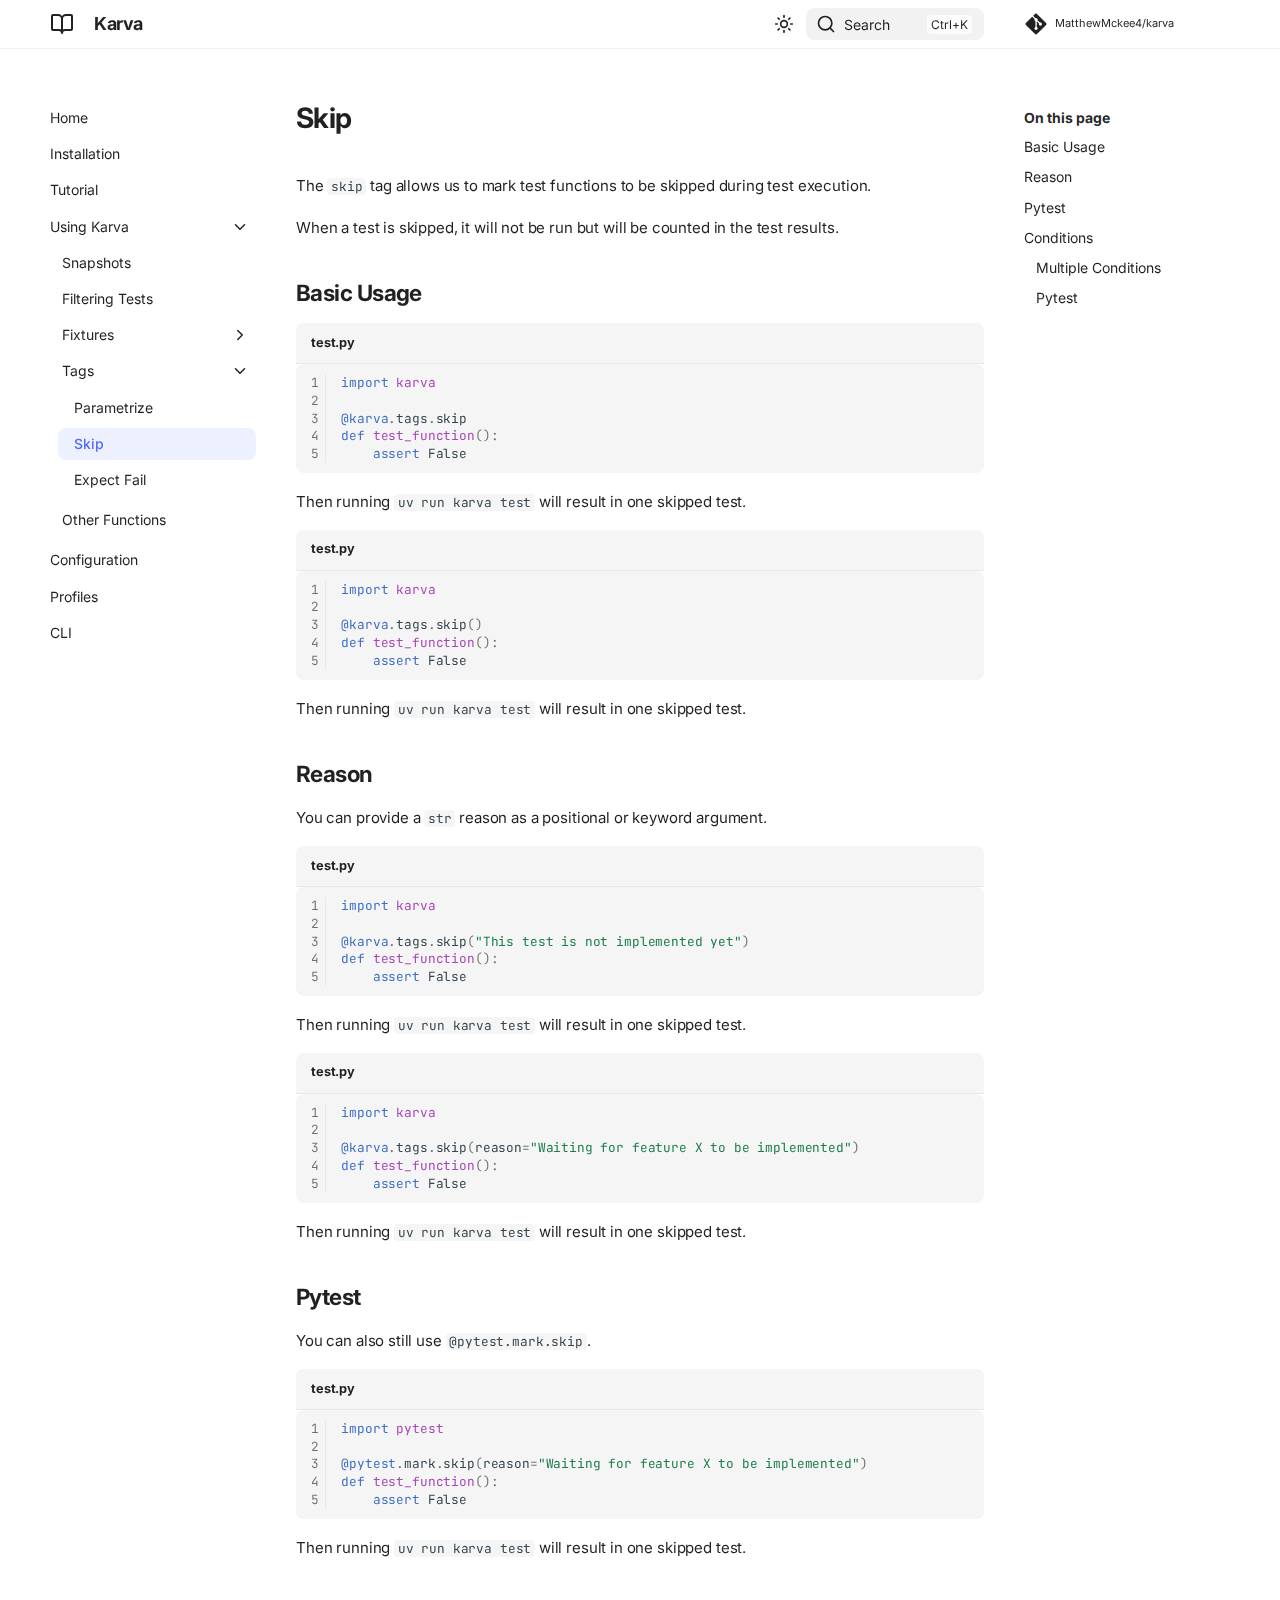
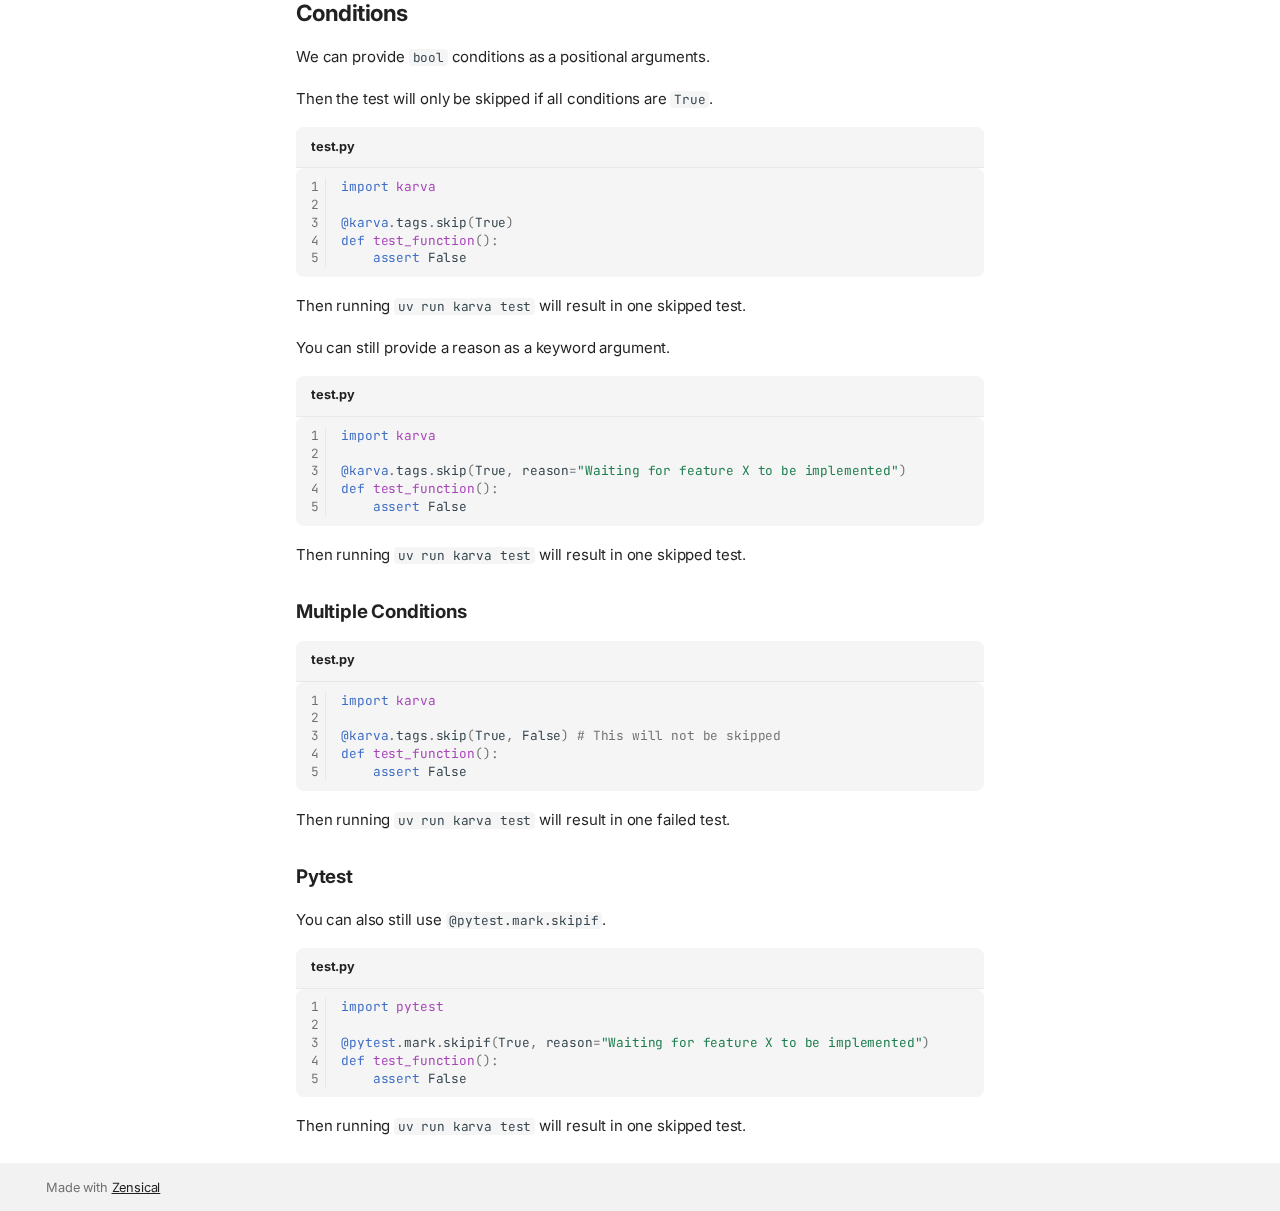
<file: usage/tags/skip/index.html>
<!doctype html>
<html lang="en" class="no-js">
  <head>
    
      <meta charset="utf-8">
      <meta name="viewport" content="width=device-width,initial-scale=1">
      
        <meta name="description" content="A Python test framework, written in Rust">
      
      
        <meta name="author" content="Matthew McKee">
      
      
        <link rel="canonical" href="https://matthewmckee4.github.io/karva/usage/tags/skip/">
      
      
        <link rel="prev" href="../parametrize/">
      
      
        <link rel="next" href="../expect_fail/">
      
      
        
      
      
      <link rel="icon" href="../../../assets/images/favicon.png">
      <meta name="generator" content="zensical-0.0.10">
    
    
      
        <title>Skip - Karva</title>
      
    
    
      
        
      
      <link rel="stylesheet" href="../../../assets/stylesheets/modern/main.eafc6f7f.min.css">
      
        
          
        
        <link rel="stylesheet" href="../../../assets/stylesheets/modern/palette.dfe2e883.min.css">
      
      
  
  
    
  
    
  
    
  
    
  
    
  
    
  
    
  
    
  
    
  
    
  
    
  
    
  
  
  <style>:root{}</style>



    
    
      
    
    
      
        
        
        <link rel="preconnect" href="https://fonts.gstatic.com" crossorigin>
        <link rel="stylesheet" href="https://fonts.googleapis.com/css?family=Inter:300,300i,400,400i,500,500i,700,700i%7CJetBrains+Mono:400,400i,700,700i&display=fallback">
        <style>:root{--md-text-font:"Inter";--md-code-font:"JetBrains Mono"}</style>
      
    
    
      <link rel="stylesheet" href="../../../stylesheets/extra.css">
    
    <script>__md_scope=new URL("../../..",location),__md_hash=e=>[...e].reduce(((e,t)=>(e<<5)-e+t.charCodeAt(0)),0),__md_get=(e,t=localStorage,a=__md_scope)=>JSON.parse(t.getItem(a.pathname+"."+e)),__md_set=(e,t,a=localStorage,_=__md_scope)=>{try{a.setItem(_.pathname+"."+e,JSON.stringify(t))}catch(e){}},document.documentElement.setAttribute("data-platform",navigator.platform)</script>
    
      

    
    
  </head>
  
  
    
    
      
    
    
    
    
    <body dir="ltr" data-md-color-scheme="default" data-md-color-primary="custom" data-md-color-accent="indigo">
  
    
    <input class="md-toggle" data-md-toggle="drawer" type="checkbox" id="__drawer" autocomplete="off">
    <input class="md-toggle" data-md-toggle="search" type="checkbox" id="__search" autocomplete="off">
    <label class="md-overlay" for="__drawer"></label>
    <div data-md-component="skip">
      
        
        <a href="#basic-usage" class="md-skip">
          Skip to content
        </a>
      
    </div>
    <div data-md-component="announce">
      
    </div>
    
    
      

  

<header class="md-header md-header--shadow" data-md-component="header">
  <nav class="md-header__inner md-grid" aria-label="Header">
    <a href="../../.." title="Karva" class="md-header__button md-logo" aria-label="Karva" data-md-component="logo">
      
  
  <svg xmlns="http://www.w3.org/2000/svg" fill="none" stroke="currentColor" stroke-linecap="round" stroke-linejoin="round" stroke-width="2" class="lucide lucide-book-open" viewBox="0 0 24 24"><path d="M12 7v14M3 18a1 1 0 0 1-1-1V4a1 1 0 0 1 1-1h5a4 4 0 0 1 4 4 4 4 0 0 1 4-4h5a1 1 0 0 1 1 1v13a1 1 0 0 1-1 1h-6a3 3 0 0 0-3 3 3 3 0 0 0-3-3z"/></svg>

    </a>
    <label class="md-header__button md-icon" for="__drawer">
      
      <svg xmlns="http://www.w3.org/2000/svg" fill="none" stroke="currentColor" stroke-linecap="round" stroke-linejoin="round" stroke-width="2" class="lucide lucide-menu" viewBox="0 0 24 24"><path d="M4 5h16M4 12h16M4 19h16"/></svg>
    </label>
    <div class="md-header__title" data-md-component="header-title">
      <div class="md-header__ellipsis">
        <div class="md-header__topic">
          <span class="md-ellipsis">
            Karva
          </span>
        </div>
        <div class="md-header__topic" data-md-component="header-topic">
          <span class="md-ellipsis">
            
              Skip
            
          </span>
        </div>
      </div>
    </div>
    
      
        <form class="md-header__option" data-md-component="palette">
  
    
    
    
    <input class="md-option" data-md-color-media="(prefers-color-scheme: light)" data-md-color-scheme="default" data-md-color-primary="custom" data-md-color-accent="indigo"  aria-label="Switch to dark mode"  type="radio" name="__palette" id="__palette_0">
    
      <label class="md-header__button md-icon" title="Switch to dark mode" for="__palette_1" hidden>
        <svg xmlns="http://www.w3.org/2000/svg" fill="none" stroke="currentColor" stroke-linecap="round" stroke-linejoin="round" stroke-width="2" class="lucide lucide-sun" viewBox="0 0 24 24"><circle cx="12" cy="12" r="4"/><path d="M12 2v2M12 20v2M4.93 4.93l1.41 1.41M17.66 17.66l1.41 1.41M2 12h2M20 12h2M6.34 17.66l-1.41 1.41M19.07 4.93l-1.41 1.41"/></svg>
      </label>
    
  
    
    
    
    <input class="md-option" data-md-color-media="(prefers-color-scheme: dark)" data-md-color-scheme="slate" data-md-color-primary="custom" data-md-color-accent="indigo"  aria-label="Switch to light mode"  type="radio" name="__palette" id="__palette_1">
    
      <label class="md-header__button md-icon" title="Switch to light mode" for="__palette_0" hidden>
        <svg xmlns="http://www.w3.org/2000/svg" fill="none" stroke="currentColor" stroke-linecap="round" stroke-linejoin="round" stroke-width="2" class="lucide lucide-moon" viewBox="0 0 24 24"><path d="M20.985 12.486a9 9 0 1 1-9.473-9.472c.405-.022.617.46.402.803a6 6 0 0 0 8.268 8.268c.344-.215.825-.004.803.401"/></svg>
      </label>
    
  
</form>
      
    
    
      <script>var palette=__md_get("__palette");if(palette&&palette.color){if("(prefers-color-scheme)"===palette.color.media){var media=matchMedia("(prefers-color-scheme: light)"),input=document.querySelector(media.matches?"[data-md-color-media='(prefers-color-scheme: light)']":"[data-md-color-media='(prefers-color-scheme: dark)']");palette.color.media=input.getAttribute("data-md-color-media"),palette.color.scheme=input.getAttribute("data-md-color-scheme"),palette.color.primary=input.getAttribute("data-md-color-primary"),palette.color.accent=input.getAttribute("data-md-color-accent")}for(var[key,value]of Object.entries(palette.color))document.body.setAttribute("data-md-color-"+key,value)}</script>
    
    
    
      
      
        <label class="md-header__button md-icon" for="__search">
          
          <svg xmlns="http://www.w3.org/2000/svg" fill="none" stroke="currentColor" stroke-linecap="round" stroke-linejoin="round" stroke-width="2" class="lucide lucide-search" viewBox="0 0 24 24"><path d="m21 21-4.34-4.34"/><circle cx="11" cy="11" r="8"/></svg>
        </label>
        <div class="md-search" data-md-component="search" role="dialog" aria-label="Search">
  <button type="button" class="md-search__button">
    Search
  </button>
</div>
      
    
    <div class="md-header__source">
      
        <a href="https://github.com/MatthewMckee4/karva" title="Go to repository" class="md-source" data-md-component="source">
  <div class="md-source__icon md-icon">
    
    <svg xmlns="http://www.w3.org/2000/svg" viewBox="0 0 448 512"><!--! Font Awesome Free 7.1.0 by @fontawesome - https://fontawesome.com License - https://fontawesome.com/license/free (Icons: CC BY 4.0, Fonts: SIL OFL 1.1, Code: MIT License) Copyright 2025 Fonticons, Inc.--><path fill="currentColor" d="M439.6 236.1 244 40.5c-5.4-5.5-12.8-8.5-20.4-8.5s-15 3-20.4 8.4L162.5 81l51.5 51.5c27.1-9.1 52.7 16.8 43.4 43.7l49.7 49.7c34.2-11.8 61.2 31 35.5 56.7-26.5 26.5-70.2-2.9-56-37.3L240.3 199v121.9c25.3 12.5 22.3 41.8 9.1 55-6.4 6.4-15.2 10.1-24.3 10.1s-17.8-3.6-24.3-10.1c-17.6-17.6-11.1-46.9 11.2-56v-123c-20.8-8.5-24.6-30.7-18.6-45L142.6 101 8.5 235.1C3 240.6 0 247.9 0 255.5s3 15 8.5 20.4l195.6 195.7c5.4 5.4 12.7 8.4 20.4 8.4s15-3 20.4-8.4l194.7-194.7c5.4-5.4 8.4-12.8 8.4-20.4s-3-15-8.4-20.4"/></svg>
  </div>
  <div class="md-source__repository">
    MatthewMckee4/karva
  </div>
</a>
      
    </div>
  </nav>
  
</header>
    
    <div class="md-container" data-md-component="container">
      
      
        
          
        
      
      <main class="md-main" data-md-component="main">
        <div class="md-main__inner md-grid">
          
            
              
              <div class="md-sidebar md-sidebar--primary" data-md-component="sidebar" data-md-type="navigation" >
                <div class="md-sidebar__scrollwrap">
                  <div class="md-sidebar__inner">
                    



<nav class="md-nav md-nav--primary" aria-label="Navigation" data-md-level="0">
  <label class="md-nav__title" for="__drawer">
    <a href="../../.." title="Karva" class="md-nav__button md-logo" aria-label="Karva" data-md-component="logo">
      
  
  <svg xmlns="http://www.w3.org/2000/svg" fill="none" stroke="currentColor" stroke-linecap="round" stroke-linejoin="round" stroke-width="2" class="lucide lucide-book-open" viewBox="0 0 24 24"><path d="M12 7v14M3 18a1 1 0 0 1-1-1V4a1 1 0 0 1 1-1h5a4 4 0 0 1 4 4 4 4 0 0 1 4-4h5a1 1 0 0 1 1 1v13a1 1 0 0 1-1 1h-6a3 3 0 0 0-3 3 3 3 0 0 0-3-3z"/></svg>

    </a>
    Karva
  </label>
  
    <div class="md-nav__source">
      <a href="https://github.com/MatthewMckee4/karva" title="Go to repository" class="md-source" data-md-component="source">
  <div class="md-source__icon md-icon">
    
    <svg xmlns="http://www.w3.org/2000/svg" viewBox="0 0 448 512"><!--! Font Awesome Free 7.1.0 by @fontawesome - https://fontawesome.com License - https://fontawesome.com/license/free (Icons: CC BY 4.0, Fonts: SIL OFL 1.1, Code: MIT License) Copyright 2025 Fonticons, Inc.--><path fill="currentColor" d="M439.6 236.1 244 40.5c-5.4-5.5-12.8-8.5-20.4-8.5s-15 3-20.4 8.4L162.5 81l51.5 51.5c27.1-9.1 52.7 16.8 43.4 43.7l49.7 49.7c34.2-11.8 61.2 31 35.5 56.7-26.5 26.5-70.2-2.9-56-37.3L240.3 199v121.9c25.3 12.5 22.3 41.8 9.1 55-6.4 6.4-15.2 10.1-24.3 10.1s-17.8-3.6-24.3-10.1c-17.6-17.6-11.1-46.9 11.2-56v-123c-20.8-8.5-24.6-30.7-18.6-45L142.6 101 8.5 235.1C3 240.6 0 247.9 0 255.5s3 15 8.5 20.4l195.6 195.7c5.4 5.4 12.7 8.4 20.4 8.4s15-3 20.4-8.4l194.7-194.7c5.4-5.4 8.4-12.8 8.4-20.4s-3-15-8.4-20.4"/></svg>
  </div>
  <div class="md-source__repository">
    MatthewMckee4/karva
  </div>
</a>
    </div>
  
  <ul class="md-nav__list" data-md-scrollfix>
    
      
      
  
  
  
  
    <li class="md-nav__item">
      <a href="../../.." class="md-nav__link">
        
  
  
  <span class="md-ellipsis">
    
  
    Home
  

    
  </span>
  
  

      </a>
    </li>
  

    
      
      
  
  
  
  
    <li class="md-nav__item">
      <a href="../../../installation/" class="md-nav__link">
        
  
  
  <span class="md-ellipsis">
    
  
    Installation
  

    
  </span>
  
  

      </a>
    </li>
  

    
      
      
  
  
  
  
    <li class="md-nav__item">
      <a href="../../../tutorial/" class="md-nav__link">
        
  
  
  <span class="md-ellipsis">
    
  
    Tutorial
  

    
  </span>
  
  

      </a>
    </li>
  

    
      
      
  
  
    
  
  
  
    
    
    
    
    
    <li class="md-nav__item md-nav__item--active md-nav__item--nested">
      
        
        
        <input class="md-nav__toggle md-toggle " type="checkbox" id="__nav_4" checked>
        
          
          <label class="md-nav__link" for="__nav_4" id="__nav_4_label" tabindex="0">
            
  
  
  <span class="md-ellipsis">
    
  
    Using Karva
  

    
  </span>
  
  

            <span class="md-nav__icon md-icon"></span>
          </label>
        
        <nav class="md-nav" data-md-level="1" aria-labelledby="__nav_4_label" aria-expanded="true">
          <label class="md-nav__title" for="__nav_4">
            <span class="md-nav__icon md-icon"></span>
            
  
    Using Karva
  

          </label>
          <ul class="md-nav__list" data-md-scrollfix>
            
              
                
  
  
  
  
    <li class="md-nav__item">
      <a href="../../snapshots/" class="md-nav__link">
        
  
  
  <span class="md-ellipsis">
    
  
    Snapshots
  

    
  </span>
  
  

      </a>
    </li>
  

              
            
              
                
  
  
  
  
    <li class="md-nav__item">
      <a href="../../filtering/" class="md-nav__link">
        
  
  
  <span class="md-ellipsis">
    
  
    Filtering Tests
  

    
  </span>
  
  

      </a>
    </li>
  

              
            
              
                
  
  
  
  
    
    
    
    
    
    <li class="md-nav__item md-nav__item--nested">
      
        
        
        <input class="md-nav__toggle md-toggle " type="checkbox" id="__nav_4_3" >
        
          
          <label class="md-nav__link" for="__nav_4_3" id="__nav_4_3_label" tabindex="0">
            
  
  
  <span class="md-ellipsis">
    
  
    Fixtures
  

    
  </span>
  
  

            <span class="md-nav__icon md-icon"></span>
          </label>
        
        <nav class="md-nav" data-md-level="2" aria-labelledby="__nav_4_3_label" aria-expanded="false">
          <label class="md-nav__title" for="__nav_4_3">
            <span class="md-nav__icon md-icon"></span>
            
  
    Fixtures
  

          </label>
          <ul class="md-nav__list" data-md-scrollfix>
            
              
                
  
  
  
  
    <li class="md-nav__item">
      <a href="../../fixtures/fixtures/" class="md-nav__link">
        
  
  
  <span class="md-ellipsis">
    
  
    Fixtures
  

    
  </span>
  
  

      </a>
    </li>
  

              
            
              
                
  
  
  
  
    <li class="md-nav__item">
      <a href="../../fixtures/builtin/" class="md-nav__link">
        
  
  
  <span class="md-ellipsis">
    
  
    Built In
  

    
  </span>
  
  

      </a>
    </li>
  

              
            
          </ul>
        </nav>
      
    </li>
  

              
            
              
                
  
  
    
  
  
  
    
    
    
    
    
    <li class="md-nav__item md-nav__item--active md-nav__item--nested">
      
        
        
        <input class="md-nav__toggle md-toggle " type="checkbox" id="__nav_4_4" checked>
        
          
          <label class="md-nav__link" for="__nav_4_4" id="__nav_4_4_label" tabindex="0">
            
  
  
  <span class="md-ellipsis">
    
  
    Tags
  

    
  </span>
  
  

            <span class="md-nav__icon md-icon"></span>
          </label>
        
        <nav class="md-nav" data-md-level="2" aria-labelledby="__nav_4_4_label" aria-expanded="true">
          <label class="md-nav__title" for="__nav_4_4">
            <span class="md-nav__icon md-icon"></span>
            
  
    Tags
  

          </label>
          <ul class="md-nav__list" data-md-scrollfix>
            
              
                
  
  
  
  
    <li class="md-nav__item">
      <a href="../parametrize/" class="md-nav__link">
        
  
  
  <span class="md-ellipsis">
    
  
    Parametrize
  

    
  </span>
  
  

      </a>
    </li>
  

              
            
              
                
  
  
    
  
  
  
    <li class="md-nav__item md-nav__item--active">
      
      <input class="md-nav__toggle md-toggle" type="checkbox" id="__toc">
      
      
      
        <label class="md-nav__link md-nav__link--active" for="__toc">
          
  
  
  <span class="md-ellipsis">
    
  
    Skip
  

    
  </span>
  
  

          <span class="md-nav__icon md-icon"></span>
        </label>
      
      <a href="./" class="md-nav__link md-nav__link--active">
        
  
  
  <span class="md-ellipsis">
    
  
    Skip
  

    
  </span>
  
  

      </a>
      
        


<nav class="md-nav md-nav--secondary" aria-label="On this page">
  
  
  
  
    <label class="md-nav__title" for="__toc">
      <span class="md-nav__icon md-icon"></span>
      On this page
    </label>
    <ul class="md-nav__list" data-md-component="toc" data-md-scrollfix>
      
        <li class="md-nav__item">
  <a href="#basic-usage" class="md-nav__link">
    <span class="md-ellipsis">
      
        Basic Usage
      
    </span>
  </a>
  
</li>
      
        <li class="md-nav__item">
  <a href="#reason" class="md-nav__link">
    <span class="md-ellipsis">
      
        Reason
      
    </span>
  </a>
  
</li>
      
        <li class="md-nav__item">
  <a href="#pytest" class="md-nav__link">
    <span class="md-ellipsis">
      
        Pytest
      
    </span>
  </a>
  
</li>
      
        <li class="md-nav__item">
  <a href="#conditions" class="md-nav__link">
    <span class="md-ellipsis">
      
        Conditions
      
    </span>
  </a>
  
    <nav class="md-nav" aria-label="Conditions">
      <ul class="md-nav__list">
        
          <li class="md-nav__item">
  <a href="#multiple-conditions" class="md-nav__link">
    <span class="md-ellipsis">
      
        Multiple Conditions
      
    </span>
  </a>
  
</li>
        
          <li class="md-nav__item">
  <a href="#pytest_1" class="md-nav__link">
    <span class="md-ellipsis">
      
        Pytest
      
    </span>
  </a>
  
</li>
        
      </ul>
    </nav>
  
</li>
      
    </ul>
  
</nav>
      
    </li>
  

              
            
              
                
  
  
  
  
    <li class="md-nav__item">
      <a href="../expect_fail/" class="md-nav__link">
        
  
  
  <span class="md-ellipsis">
    
  
    Expect Fail
  

    
  </span>
  
  

      </a>
    </li>
  

              
            
          </ul>
        </nav>
      
    </li>
  

              
            
              
                
  
  
  
  
    <li class="md-nav__item">
      <a href="../../functions/" class="md-nav__link">
        
  
  
  <span class="md-ellipsis">
    
  
    Other Functions
  

    
  </span>
  
  

      </a>
    </li>
  

              
            
          </ul>
        </nav>
      
    </li>
  

    
      
      
  
  
  
  
    <li class="md-nav__item">
      <a href="../../../configuration/" class="md-nav__link">
        
  
  
  <span class="md-ellipsis">
    
  
    Configuration
  

    
  </span>
  
  

      </a>
    </li>
  

    
      
      
  
  
  
  
    <li class="md-nav__item">
      <a href="../../../profiles/" class="md-nav__link">
        
  
  
  <span class="md-ellipsis">
    
  
    Profiles
  

    
  </span>
  
  

      </a>
    </li>
  

    
      
      
  
  
  
  
    <li class="md-nav__item">
      <a href="../../../cli/" class="md-nav__link">
        
  
  
  <span class="md-ellipsis">
    
  
    CLI
  

    
  </span>
  
  

      </a>
    </li>
  

    
  </ul>
</nav>
                  </div>
                </div>
              </div>
            
            
              
              <div class="md-sidebar md-sidebar--secondary" data-md-component="sidebar" data-md-type="toc" >
                <div class="md-sidebar__scrollwrap">
                  <div class="md-sidebar__inner">
                    


<nav class="md-nav md-nav--secondary" aria-label="On this page">
  
  
  
  
    <label class="md-nav__title" for="__toc">
      <span class="md-nav__icon md-icon"></span>
      On this page
    </label>
    <ul class="md-nav__list" data-md-component="toc" data-md-scrollfix>
      
        <li class="md-nav__item">
  <a href="#basic-usage" class="md-nav__link">
    <span class="md-ellipsis">
      
        Basic Usage
      
    </span>
  </a>
  
</li>
      
        <li class="md-nav__item">
  <a href="#reason" class="md-nav__link">
    <span class="md-ellipsis">
      
        Reason
      
    </span>
  </a>
  
</li>
      
        <li class="md-nav__item">
  <a href="#pytest" class="md-nav__link">
    <span class="md-ellipsis">
      
        Pytest
      
    </span>
  </a>
  
</li>
      
        <li class="md-nav__item">
  <a href="#conditions" class="md-nav__link">
    <span class="md-ellipsis">
      
        Conditions
      
    </span>
  </a>
  
    <nav class="md-nav" aria-label="Conditions">
      <ul class="md-nav__list">
        
          <li class="md-nav__item">
  <a href="#multiple-conditions" class="md-nav__link">
    <span class="md-ellipsis">
      
        Multiple Conditions
      
    </span>
  </a>
  
</li>
        
          <li class="md-nav__item">
  <a href="#pytest_1" class="md-nav__link">
    <span class="md-ellipsis">
      
        Pytest
      
    </span>
  </a>
  
</li>
        
      </ul>
    </nav>
  
</li>
      
    </ul>
  
</nav>
                  </div>
                </div>
              </div>
            
          
          
            <div class="md-content" data-md-component="content">
              
              <article class="md-content__inner md-typeset">
                
                  

  <h1>Skip</h1>

<p>The <code>skip</code> tag allows us to mark test functions to be skipped during test execution.</p>
<p>When a test is skipped, it will not be run but will be counted in the test results.</p>
<h2 id="basic-usage">Basic Usage</h2>
<div class="highlight"><table class="highlighttable"><tr><th colspan="2" class="filename"><span class="filename">test.py</span></th></tr><tr><td class="linenos"><div class="linenodiv"><pre><span></span><span class="normal">1</span>
<span class="normal">2</span>
<span class="normal">3</span>
<span class="normal">4</span>
<span class="normal">5</span></pre></div></td><td class="code"><div><pre><span></span><code><span class="kn">import</span><span class="w"> </span><span class="nn">karva</span>

<span class="nd">@karva</span><span class="o">.</span><span class="n">tags</span><span class="o">.</span><span class="n">skip</span>
<span class="k">def</span><span class="w"> </span><span class="nf">test_function</span><span class="p">():</span>
    <span class="k">assert</span> <span class="kc">False</span>
</code></pre></div></td></tr></table></div>
<p>Then running <code>uv run karva test</code> will result in one skipped test.</p>
<div class="highlight"><table class="highlighttable"><tr><th colspan="2" class="filename"><span class="filename">test.py</span></th></tr><tr><td class="linenos"><div class="linenodiv"><pre><span></span><span class="normal">1</span>
<span class="normal">2</span>
<span class="normal">3</span>
<span class="normal">4</span>
<span class="normal">5</span></pre></div></td><td class="code"><div><pre><span></span><code><span class="kn">import</span><span class="w"> </span><span class="nn">karva</span>

<span class="nd">@karva</span><span class="o">.</span><span class="n">tags</span><span class="o">.</span><span class="n">skip</span><span class="p">()</span>
<span class="k">def</span><span class="w"> </span><span class="nf">test_function</span><span class="p">():</span>
    <span class="k">assert</span> <span class="kc">False</span>
</code></pre></div></td></tr></table></div>
<p>Then running <code>uv run karva test</code> will result in one skipped test.</p>
<h2 id="reason">Reason</h2>
<p>You can provide a <code>str</code> reason as a positional or keyword argument.</p>
<div class="highlight"><table class="highlighttable"><tr><th colspan="2" class="filename"><span class="filename">test.py</span></th></tr><tr><td class="linenos"><div class="linenodiv"><pre><span></span><span class="normal">1</span>
<span class="normal">2</span>
<span class="normal">3</span>
<span class="normal">4</span>
<span class="normal">5</span></pre></div></td><td class="code"><div><pre><span></span><code><span class="kn">import</span><span class="w"> </span><span class="nn">karva</span>

<span class="nd">@karva</span><span class="o">.</span><span class="n">tags</span><span class="o">.</span><span class="n">skip</span><span class="p">(</span><span class="s2">&quot;This test is not implemented yet&quot;</span><span class="p">)</span>
<span class="k">def</span><span class="w"> </span><span class="nf">test_function</span><span class="p">():</span>
    <span class="k">assert</span> <span class="kc">False</span>
</code></pre></div></td></tr></table></div>
<p>Then running <code>uv run karva test</code> will result in one skipped test.</p>
<div class="highlight"><table class="highlighttable"><tr><th colspan="2" class="filename"><span class="filename">test.py</span></th></tr><tr><td class="linenos"><div class="linenodiv"><pre><span></span><span class="normal">1</span>
<span class="normal">2</span>
<span class="normal">3</span>
<span class="normal">4</span>
<span class="normal">5</span></pre></div></td><td class="code"><div><pre><span></span><code><span class="kn">import</span><span class="w"> </span><span class="nn">karva</span>

<span class="nd">@karva</span><span class="o">.</span><span class="n">tags</span><span class="o">.</span><span class="n">skip</span><span class="p">(</span><span class="n">reason</span><span class="o">=</span><span class="s2">&quot;Waiting for feature X to be implemented&quot;</span><span class="p">)</span>
<span class="k">def</span><span class="w"> </span><span class="nf">test_function</span><span class="p">():</span>
    <span class="k">assert</span> <span class="kc">False</span>
</code></pre></div></td></tr></table></div>
<p>Then running <code>uv run karva test</code> will result in one skipped test.</p>
<h2 id="pytest">Pytest</h2>
<p>You can also still use <code>@pytest.mark.skip</code>.</p>
<div class="highlight"><table class="highlighttable"><tr><th colspan="2" class="filename"><span class="filename">test.py</span></th></tr><tr><td class="linenos"><div class="linenodiv"><pre><span></span><span class="normal">1</span>
<span class="normal">2</span>
<span class="normal">3</span>
<span class="normal">4</span>
<span class="normal">5</span></pre></div></td><td class="code"><div><pre><span></span><code><span class="kn">import</span><span class="w"> </span><span class="nn">pytest</span>

<span class="nd">@pytest</span><span class="o">.</span><span class="n">mark</span><span class="o">.</span><span class="n">skip</span><span class="p">(</span><span class="n">reason</span><span class="o">=</span><span class="s2">&quot;Waiting for feature X to be implemented&quot;</span><span class="p">)</span>
<span class="k">def</span><span class="w"> </span><span class="nf">test_function</span><span class="p">():</span>
    <span class="k">assert</span> <span class="kc">False</span>
</code></pre></div></td></tr></table></div>
<p>Then running <code>uv run karva test</code> will result in one skipped test.</p>
<h2 id="conditions">Conditions</h2>
<p>We can provide <code>bool</code> conditions as a positional arguments.</p>
<p>Then the test will only be skipped if all conditions are <code>True</code>.</p>
<div class="highlight"><table class="highlighttable"><tr><th colspan="2" class="filename"><span class="filename">test.py</span></th></tr><tr><td class="linenos"><div class="linenodiv"><pre><span></span><span class="normal">1</span>
<span class="normal">2</span>
<span class="normal">3</span>
<span class="normal">4</span>
<span class="normal">5</span></pre></div></td><td class="code"><div><pre><span></span><code><span class="kn">import</span><span class="w"> </span><span class="nn">karva</span>

<span class="nd">@karva</span><span class="o">.</span><span class="n">tags</span><span class="o">.</span><span class="n">skip</span><span class="p">(</span><span class="kc">True</span><span class="p">)</span>
<span class="k">def</span><span class="w"> </span><span class="nf">test_function</span><span class="p">():</span>
    <span class="k">assert</span> <span class="kc">False</span>
</code></pre></div></td></tr></table></div>
<p>Then running <code>uv run karva test</code> will result in one skipped test.</p>
<p>You can still provide a reason as a keyword argument.</p>
<div class="highlight"><table class="highlighttable"><tr><th colspan="2" class="filename"><span class="filename">test.py</span></th></tr><tr><td class="linenos"><div class="linenodiv"><pre><span></span><span class="normal">1</span>
<span class="normal">2</span>
<span class="normal">3</span>
<span class="normal">4</span>
<span class="normal">5</span></pre></div></td><td class="code"><div><pre><span></span><code><span class="kn">import</span><span class="w"> </span><span class="nn">karva</span>

<span class="nd">@karva</span><span class="o">.</span><span class="n">tags</span><span class="o">.</span><span class="n">skip</span><span class="p">(</span><span class="kc">True</span><span class="p">,</span> <span class="n">reason</span><span class="o">=</span><span class="s2">&quot;Waiting for feature X to be implemented&quot;</span><span class="p">)</span>
<span class="k">def</span><span class="w"> </span><span class="nf">test_function</span><span class="p">():</span>
    <span class="k">assert</span> <span class="kc">False</span>
</code></pre></div></td></tr></table></div>
<p>Then running <code>uv run karva test</code> will result in one skipped test.</p>
<h3 id="multiple-conditions">Multiple Conditions</h3>
<div class="highlight"><table class="highlighttable"><tr><th colspan="2" class="filename"><span class="filename">test.py</span></th></tr><tr><td class="linenos"><div class="linenodiv"><pre><span></span><span class="normal">1</span>
<span class="normal">2</span>
<span class="normal">3</span>
<span class="normal">4</span>
<span class="normal">5</span></pre></div></td><td class="code"><div><pre><span></span><code><span class="kn">import</span><span class="w"> </span><span class="nn">karva</span>

<span class="nd">@karva</span><span class="o">.</span><span class="n">tags</span><span class="o">.</span><span class="n">skip</span><span class="p">(</span><span class="kc">True</span><span class="p">,</span> <span class="kc">False</span><span class="p">)</span> <span class="c1"># This will not be skipped</span>
<span class="k">def</span><span class="w"> </span><span class="nf">test_function</span><span class="p">():</span>
    <span class="k">assert</span> <span class="kc">False</span>
</code></pre></div></td></tr></table></div>
<p>Then running <code>uv run karva test</code> will result in one failed test.</p>
<h3 id="pytest_1">Pytest</h3>
<p>You can also still use <code>@pytest.mark.skipif</code>.</p>
<div class="highlight"><table class="highlighttable"><tr><th colspan="2" class="filename"><span class="filename">test.py</span></th></tr><tr><td class="linenos"><div class="linenodiv"><pre><span></span><span class="normal">1</span>
<span class="normal">2</span>
<span class="normal">3</span>
<span class="normal">4</span>
<span class="normal">5</span></pre></div></td><td class="code"><div><pre><span></span><code><span class="kn">import</span><span class="w"> </span><span class="nn">pytest</span>

<span class="nd">@pytest</span><span class="o">.</span><span class="n">mark</span><span class="o">.</span><span class="n">skipif</span><span class="p">(</span><span class="kc">True</span><span class="p">,</span> <span class="n">reason</span><span class="o">=</span><span class="s2">&quot;Waiting for feature X to be implemented&quot;</span><span class="p">)</span>
<span class="k">def</span><span class="w"> </span><span class="nf">test_function</span><span class="p">():</span>
    <span class="k">assert</span> <span class="kc">False</span>
</code></pre></div></td></tr></table></div>
<p>Then running <code>uv run karva test</code> will result in one skipped test.</p>














                
              </article>
            </div>
          
          
<script>var target=document.getElementById(location.hash.slice(1));target&&target.name&&(target.checked=target.name.startsWith("__tabbed_"))</script>
        </div>
        
      </main>
      
        <footer class="md-footer">
  
  <div class="md-footer-meta md-typeset">
    <div class="md-footer-meta__inner md-grid">
      <div class="md-copyright">
  
  
    Made with
    <a href="https://zensical.org/" target="_blank" rel="noopener">
      Zensical
    </a>
  
</div>
      
    </div>
  </div>
</footer>
      
    </div>
    <div class="md-dialog" data-md-component="dialog">
      <div class="md-dialog__inner md-typeset"></div>
    </div>
    
    
    
      
      
      
      <script id="__config" type="application/json">{"annotate":null,"base":"../../..","features":["navigation.instant","search.highlight"],"search":"../../../assets/javascripts/workers/search.5df7522c.min.js","tags":null,"translations":{"clipboard.copied":"Copied to clipboard","clipboard.copy":"Copy to clipboard","search.result.more.one":"1 more on this page","search.result.more.other":"# more on this page","search.result.none":"No matching documents","search.result.one":"1 matching document","search.result.other":"# matching documents","search.result.placeholder":"Type to start searching","search.result.term.missing":"Missing","select.version":"Select version"},"version":null}</script>
    
    
      <script src="../../../assets/javascripts/bundle.21aa498e.min.js"></script>
      
    
  </body>
</html>
</file>
<file: stylesheets/extra.css>
:root  > * {
  --md-primary-fg-color:        #45744a;
  --md-primary-fg-color--light: #45744a;
  --md-primary-fg-color--dark:  #45744a;
}
</file>
<file: assets/stylesheets/modern/main.eafc6f7f.min.css>
@charset "UTF-8";html{-webkit-text-size-adjust:none;-moz-text-size-adjust:none;text-size-adjust:none;box-sizing:border-box}*,:after,:before{box-sizing:inherit}@media (prefers-reduced-motion){*,:after,:before{transition:none!important}}body{margin:0}a,button,input,label{-webkit-tap-highlight-color:transparent}a{color:inherit;text-decoration:none}hr{border:0;box-sizing:initial;display:block;height:.05rem;overflow:visible;padding:0}small{font-size:80%}sub,sup{line-height:1em}img{border-style:none}table{border-collapse:initial;border-spacing:0}td,th{font-weight:400;vertical-align:top}button{background:#0000;border:0;font-family:inherit;font-size:inherit;margin:0;padding:0}input{border:0;outline:none}:root{--md-primary-fg-color:#4051b5;--md-primary-fg-color--light:#5d6cc0;--md-primary-fg-color--dark:#303fa1;--md-primary-bg-color:#fff;--md-primary-bg-color--light:#ffffffb3;--md-accent-fg-color:#526cfe;--md-accent-fg-color--transparent:#526cfe1a;--md-accent-bg-color:#fff;--md-accent-bg-color--light:#ffffffb3}[data-md-color-scheme=default]{color-scheme:light}[data-md-color-scheme=default] img[src$="#gh-dark-mode-only"],[data-md-color-scheme=default] img[src$="#only-dark"]{display:none}:root,[data-md-color-scheme=default]{--md-hue:225deg;--md-default-fg-color:#000000de;--md-default-fg-color--light:#0000008c;--md-default-fg-color--lighter:#00000052;--md-default-fg-color--lightest:#0000000d;--md-default-bg-color:#fff;--md-default-bg-color--light:#ffffffb3;--md-default-bg-color--lighter:#ffffff4d;--md-default-bg-color--lightest:#ffffff1f;--md-code-fg-color:#36464e;--md-code-bg-color:#f5f5f5;--md-code-bg-color--light:#f5f5f5b3;--md-code-bg-color--lighter:#f5f5f54d;--md-code-hl-color:#4287ff;--md-code-hl-color--light:#4287ff1a;--md-code-hl-number-color:#d52a2a;--md-code-hl-special-color:#db1457;--md-code-hl-function-color:#a846b9;--md-code-hl-constant-color:#6e59d9;--md-code-hl-keyword-color:#3f6ec6;--md-code-hl-string-color:#1c7d4d;--md-code-hl-name-color:var(--md-code-fg-color);--md-code-hl-operator-color:var(--md-default-fg-color--light);--md-code-hl-punctuation-color:var(--md-default-fg-color--light);--md-code-hl-comment-color:var(--md-default-fg-color--light);--md-code-hl-generic-color:var(--md-default-fg-color--light);--md-code-hl-variable-color:var(--md-default-fg-color--light);--md-typeset-color:var(--md-default-fg-color);--md-typeset-a-color:var(--md-primary-fg-color);--md-typeset-del-color:#f5503d26;--md-typeset-ins-color:#0bd57026;--md-typeset-kbd-color:#fafafa;--md-typeset-kbd-accent-color:#fff;--md-typeset-kbd-border-color:#b8b8b8;--md-typeset-mark-color:#ffff0080;--md-typeset-table-color:#0000001f;--md-typeset-table-color--light:rgba(0,0,0,.035);--md-admonition-fg-color:var(--md-default-fg-color);--md-admonition-bg-color:var(--md-default-bg-color);--md-warning-fg-color:#000000de;--md-warning-bg-color:#ff9;--md-shadow-z1:0 0.2rem 0.5rem #0000000d,0 0 0.05rem #0000001a;--md-shadow-z2:0 0.2rem 0.5rem #0000001a,0 0 0.05rem #00000040;--md-shadow-z3:0 0.2rem 0.5rem #0003,0 0 0.05rem #00000059;--color-foreground:0 0 0;--color-background:255 255 255;--color-background-subtle:240 240 240;--color-backdrop:255 255 255}.md-icon svg{fill:currentcolor;display:block;height:1.2rem;width:1.2rem}.md-icon svg.lucide{fill:#0000;stroke:currentcolor}body{-webkit-font-smoothing:antialiased;-moz-osx-font-smoothing:grayscale;--md-text-font-family:var(--md-text-font,_),-apple-system,BlinkMacSystemFont,Helvetica,Arial,sans-serif;--md-code-font-family:var(--md-code-font,_),SFMono-Regular,Consolas,Menlo,monospace}aside,body,input{font-feature-settings:"kern","liga";color:var(--md-typeset-color);font-family:var(--md-text-font-family)}code,kbd,pre{font-feature-settings:"kern";font-family:var(--md-code-font-family)}:root{--md-typeset-table-sort-icon:url('data:image/svg+xml;charset=utf-8,<svg xmlns="http://www.w3.org/2000/svg" fill="none" stroke="currentColor" stroke-linecap="round" stroke-linejoin="round" stroke-width="2" class="lucide lucide-arrow-down-up" viewBox="0 0 24 24"><path d="m3 16 4 4 4-4m-4 4V4m14 4-4-4-4 4m4-4v16"/></svg>');--md-typeset-table-sort-icon--asc:url('data:image/svg+xml;charset=utf-8,<svg xmlns="http://www.w3.org/2000/svg" fill="none" stroke="currentColor" stroke-linecap="round" stroke-linejoin="round" stroke-width="2" class="lucide lucide-arrow-down-narrow-wide" viewBox="0 0 24 24"><path d="m3 16 4 4 4-4m-4 4V4m4 0h4m-4 4h7m-7 4h10"/></svg>');--md-typeset-table-sort-icon--desc:url('data:image/svg+xml;charset=utf-8,<svg xmlns="http://www.w3.org/2000/svg" fill="none" stroke="currentColor" stroke-linecap="round" stroke-linejoin="round" stroke-width="2" class="lucide lucide-arrow-up-narrow-wide" viewBox="0 0 24 24"><path d="m3 8 4-4 4 4M7 4v16m4-8h4m-4 4h7m-7 4h10"/></svg>');--md-typeset-preview-icon:url('data:image/svg+xml;charset=utf-8,<svg xmlns="http://www.w3.org/2000/svg" fill="none" stroke="currentColor" stroke-linecap="round" stroke-linejoin="round" stroke-width="2" class="lucide lucide-mouse-pointer-2" viewBox="0 0 24 24"><path d="M4.037 4.688a.495.495 0 0 1 .651-.651l16 6.5a.5.5 0 0 1-.063.947l-6.124 1.58a2 2 0 0 0-1.438 1.435l-1.579 6.126a.5.5 0 0 1-.947.063z"/></svg>')}.md-typeset{-webkit-print-color-adjust:exact;color-adjust:exact;font-size:.75rem;letter-spacing:-.01em;line-height:1.8;overflow-wrap:break-word}@media print{.md-typeset{font-size:.68rem}}.md-typeset blockquote,.md-typeset dl,.md-typeset figure,.md-typeset ol,.md-typeset pre,.md-typeset ul{margin-bottom:1em;margin-top:1em}.md-typeset h1{color:var(--md-default-fg-color);font-size:1.875em;line-height:1.3;margin:0 0 1.25em}.md-typeset h1,.md-typeset h2{font-weight:700;letter-spacing:-.025em}.md-typeset h2{font-size:1.5em;line-height:1.4;margin:1.6em 0 .64em}.md-typeset h3{font-size:1.25em;font-weight:700;letter-spacing:-.01em;line-height:1.5;margin:1.6em 0 .8em}.md-typeset h2+h3{margin-top:.8em}.md-typeset h4{font-weight:700;letter-spacing:-.01em;margin:1em 0}.md-typeset h5,.md-typeset h6{color:var(--md-default-fg-color--light);font-size:.8em;font-weight:700;letter-spacing:-.01em;margin:1.25em 0}.md-typeset h5{text-transform:uppercase}.md-typeset h5 code{text-transform:none}.md-typeset hr{border-bottom:.05rem solid var(--md-default-fg-color--lightest);display:flow-root;margin:1.5em 0}.md-typeset a{color:var(--md-typeset-a-color);text-decoration:underline;word-break:break-word}.md-typeset a,.md-typeset a:before{transition:color 125ms}.md-typeset a:focus,.md-typeset a:hover{color:var(--md-accent-fg-color)}.md-typeset a:focus code,.md-typeset a:hover code{background-color:var(--md-accent-fg-color--transparent);color:var(--md-accent-fg-color)}.md-typeset a code{color:var(--md-typeset-a-color)}.md-typeset a.focus-visible{outline-color:var(--md-accent-fg-color);outline-offset:.2rem}.md-typeset code,.md-typeset kbd,.md-typeset pre{color:var(--md-code-fg-color);direction:ltr;font-variant-ligatures:none;transition:background-color 125ms}@media print{.md-typeset code,.md-typeset kbd,.md-typeset pre{white-space:pre-wrap}}.md-typeset code{background-color:var(--md-code-bg-color);border-radius:.2rem;-webkit-box-decoration-break:clone;box-decoration-break:clone;font-size:.85em;padding:0 .2941176471em;transition:color 125ms,background-color 125ms;word-break:break-word}.md-typeset code:not(.focus-visible){-webkit-tap-highlight-color:transparent;outline:none}.md-typeset pre{display:flow-root;line-height:1.4;position:relative}.md-typeset pre>code{border-radius:.4rem;-webkit-box-decoration-break:slice;box-decoration-break:slice;box-shadow:none;display:block;margin:0;outline-color:var(--md-accent-fg-color);overflow:auto;padding:.7720588235em 1.1764705882em;scrollbar-color:var(--md-default-fg-color--lighter) #0000;scrollbar-width:thin;touch-action:auto;word-break:normal}.md-typeset pre>code:hover{scrollbar-color:var(--md-accent-fg-color) #0000}.md-typeset pre>code::-webkit-scrollbar{height:.2rem;width:.2rem}.md-typeset pre>code::-webkit-scrollbar-thumb{background-color:var(--md-default-fg-color--lighter)}.md-typeset pre>code::-webkit-scrollbar-thumb:hover{background-color:var(--md-accent-fg-color)}.md-typeset kbd{background-color:var(--md-typeset-kbd-color);border-radius:.1rem;box-shadow:0 .1rem 0 .05rem var(--md-typeset-kbd-border-color),0 .1rem 0 var(--md-typeset-kbd-border-color),0 -.1rem .2rem var(--md-typeset-kbd-accent-color) inset;color:var(--md-default-fg-color);display:inline-block;font-size:.75em;padding:0 .6666666667em;vertical-align:text-top;word-break:break-word}.md-typeset mark{background-color:var(--md-typeset-mark-color);-webkit-box-decoration-break:clone;box-decoration-break:clone;color:inherit;word-break:break-word}.md-typeset abbr{border-bottom:.05rem dotted var(--md-default-fg-color--light);cursor:help;text-decoration:none}.md-typeset [data-preview]{position:relative}[dir=ltr] .md-typeset [data-preview]:after{margin-left:.125em}[dir=rtl] .md-typeset [data-preview]:after{margin-right:.125em}.md-typeset [data-preview]:after{background-color:currentcolor;content:"";display:inline-block;height:.8em;-webkit-mask-image:var(--md-typeset-preview-icon);mask-image:var(--md-typeset-preview-icon);-webkit-mask-repeat:no-repeat;mask-repeat:no-repeat;-webkit-mask-size:contain;mask-size:contain;transition:background-color 125ms;vertical-align:text-top;width:.8em}.md-typeset small{opacity:.75}[dir=ltr] .md-typeset sub,[dir=ltr] .md-typeset sup{margin-left:.078125em}[dir=rtl] .md-typeset sub,[dir=rtl] .md-typeset sup{margin-right:.078125em}[dir=ltr] .md-typeset blockquote{padding-left:.6rem}[dir=rtl] .md-typeset blockquote{padding-right:.6rem}[dir=ltr] .md-typeset blockquote{border-left:.2rem solid var(--md-default-fg-color--lighter)}[dir=rtl] .md-typeset blockquote{border-right:.2rem solid var(--md-default-fg-color--lighter)}.md-typeset blockquote{color:var(--md-default-fg-color--light);margin-left:0;margin-right:0}.md-typeset ul{list-style-type:disc}.md-typeset ul[type]{list-style-type:revert-layer}[dir=ltr] .md-typeset ol,[dir=ltr] .md-typeset ul{margin-left:.625em}[dir=rtl] .md-typeset ol,[dir=rtl] .md-typeset ul{margin-right:.625em}.md-typeset ol,.md-typeset ul{padding:0}.md-typeset ol:not([hidden]),.md-typeset ul:not([hidden]){display:flow-root}.md-typeset ol ol,.md-typeset ul ol{list-style-type:lower-alpha}.md-typeset ol ol ol,.md-typeset ul ol ol{list-style-type:lower-roman}.md-typeset ol ol ol ol,.md-typeset ul ol ol ol{list-style-type:upper-alpha}.md-typeset ol ol ol ol ol,.md-typeset ul ol ol ol ol{list-style-type:upper-roman}.md-typeset ol[type],.md-typeset ul[type]{list-style-type:revert-layer}[dir=ltr] .md-typeset ol li,[dir=ltr] .md-typeset ul li{margin-left:1.25em}[dir=rtl] .md-typeset ol li,[dir=rtl] .md-typeset ul li{margin-right:1.25em}.md-typeset ol li,.md-typeset ul li{margin-bottom:.5em}.md-typeset ol li blockquote,.md-typeset ol li p,.md-typeset ul li blockquote,.md-typeset ul li p{margin:.5em 0}.md-typeset ol li:last-child,.md-typeset ul li:last-child{margin-bottom:0}[dir=ltr] .md-typeset ol li ol,[dir=ltr] .md-typeset ol li ul,[dir=ltr] .md-typeset ul li ol,[dir=ltr] .md-typeset ul li ul{margin-left:.625em}[dir=rtl] .md-typeset ol li ol,[dir=rtl] .md-typeset ol li ul,[dir=rtl] .md-typeset ul li ol,[dir=rtl] .md-typeset ul li ul{margin-right:.625em}.md-typeset ol li ol,.md-typeset ol li ul,.md-typeset ul li ol,.md-typeset ul li ul{margin-bottom:.5em;margin-top:.5em}[dir=ltr] .md-typeset dd{margin-left:1.875em}[dir=rtl] .md-typeset dd{margin-right:1.875em}.md-typeset dd{margin-bottom:1.5em;margin-top:1em}.md-typeset img,.md-typeset svg,.md-typeset video{height:auto;max-width:100%}.md-typeset img[align=left]{margin:1em 1em 1em 0}.md-typeset img[align=right]{margin:1em 0 1em 1em}.md-typeset img[align]:only-child{margin-top:0}.md-typeset figure{display:flow-root;margin:1em auto;max-width:100%;text-align:center;width:fit-content}.md-typeset figure img{display:block;margin:0 auto}.md-typeset figcaption{font-style:italic;margin:1em auto;max-width:24rem}.md-typeset iframe{max-width:100%}.md-typeset table:not([class]){background-color:var(--md-default-bg-color);border:.05rem solid var(--md-typeset-table-color);border-radius:.1rem;display:inline-block;font-size:.64rem;max-width:100%;overflow:auto;touch-action:auto}@media print{.md-typeset table:not([class]){display:table}}.md-typeset table:not([class])+*{margin-top:1.5em}.md-typeset table:not([class]) td>:first-child,.md-typeset table:not([class]) th>:first-child{margin-top:0}.md-typeset table:not([class]) td>:last-child,.md-typeset table:not([class]) th>:last-child{margin-bottom:0}.md-typeset table:not([class]) td:not([align]),.md-typeset table:not([class]) th:not([align]){text-align:left}[dir=rtl] .md-typeset table:not([class]) td:not([align]),[dir=rtl] .md-typeset table:not([class]) th:not([align]){text-align:right}.md-typeset table:not([class]) th{font-weight:700;min-width:5rem;padding:.9375em 1.25em;vertical-align:top}.md-typeset table:not([class]) td{border-top:.05rem solid var(--md-typeset-table-color);padding:.9375em 1.25em;vertical-align:top}.md-typeset table:not([class]) tbody tr{transition:background-color 125ms}.md-typeset table:not([class]) tbody tr:hover{background-color:var(--md-typeset-table-color--light);box-shadow:0 .05rem 0 var(--md-default-bg-color) inset}.md-typeset table:not([class]) a{word-break:normal}.md-typeset table th[role=columnheader]{cursor:pointer}[dir=ltr] .md-typeset table th[role=columnheader]:after{margin-left:.5em}[dir=rtl] .md-typeset table th[role=columnheader]:after{margin-right:.5em}.md-typeset table th[role=columnheader]:after{content:"";display:inline-block;height:1.2em;-webkit-mask-image:var(--md-typeset-table-sort-icon);mask-image:var(--md-typeset-table-sort-icon);-webkit-mask-repeat:no-repeat;mask-repeat:no-repeat;-webkit-mask-size:contain;mask-size:contain;transition:background-color 125ms;vertical-align:text-bottom;width:1.2em}.md-typeset table th[role=columnheader]:hover:after{background-color:var(--md-default-fg-color--lighter)}.md-typeset table th[role=columnheader][aria-sort=ascending]:after{background-color:var(--md-default-fg-color--light);-webkit-mask-image:var(--md-typeset-table-sort-icon--asc);mask-image:var(--md-typeset-table-sort-icon--asc)}.md-typeset table th[role=columnheader][aria-sort=descending]:after{background-color:var(--md-default-fg-color--light);-webkit-mask-image:var(--md-typeset-table-sort-icon--desc);mask-image:var(--md-typeset-table-sort-icon--desc)}.md-typeset__scrollwrap{margin:1em -.8rem;overflow-x:auto;touch-action:auto}.md-typeset__table{display:inline-block;margin-bottom:.5em;padding:0 .8rem}@media print{.md-typeset__table{display:block}}html .md-typeset__table table{display:table;margin:0;overflow:hidden;width:100%}@media screen and (max-width:44.984375em){.md-content__inner>pre{margin:1em -.8rem}.md-content__inner>pre code{border-radius:0}}.md-banner{background-color:var(--md-accent-fg-color--transparent);color:var(--md-default-fg-color);overflow:auto}@media print{.md-banner{display:none}}.md-banner--warning{background-color:var(--md-warning-bg-color);color:var(--md-warning-fg-color)}.md-banner__inner{font-size:.7rem;margin:.6rem auto;padding:0 .8rem}[dir=ltr] .md-banner__button{float:right}[dir=rtl] .md-banner__button{float:left}.md-banner__button{color:inherit;cursor:pointer;transition:opacity .25s}.no-js .md-banner__button{display:none}.md-banner__button:hover{opacity:.7}html{font-size:125%;height:100%;overflow-x:hidden}@media screen and (min-width:100em){html{font-size:137.5%}}@media screen and (min-width:125em){html{font-size:150%}}body{background-color:var(--md-default-bg-color);display:flex;flex-direction:column;font-size:.5rem;min-height:100%;position:relative;width:100%}@media print{body{display:block}}@media screen and (max-width:59.984375em){body[data-md-scrolllock]{position:fixed}}.md-grid{margin-left:auto;margin-right:auto;max-width:61rem}.md-container{display:flex;flex-direction:column;flex-grow:1}@media print{.md-container{display:block}}.md-main{flex-grow:1}.md-main__inner{display:flex;height:100%;margin-top:1.5rem}.md-ellipsis{overflow:hidden;text-overflow:ellipsis}.md-toggle{display:none}.md-option{height:0;opacity:0;position:absolute;width:0}.md-option:checked+label:not([hidden]){display:block}.md-option.focus-visible+label{outline-color:var(--md-accent-fg-color);outline-style:auto}.md-skip{background-color:var(--md-default-fg-color);border-radius:.1rem;color:var(--md-default-bg-color);font-size:.64rem;margin:.5rem;opacity:0;outline-color:var(--md-accent-fg-color);padding:.3rem .5rem;position:fixed;transform:translateY(.4rem);z-index:-1}.md-skip:focus{opacity:1;transform:translateY(0);transition:transform .25s cubic-bezier(.4,0,.2,1),opacity 175ms 75ms;z-index:10}@page{margin:25mm}:root{--md-clipboard-icon:url('data:image/svg+xml;charset=utf-8,<svg xmlns="http://www.w3.org/2000/svg" fill="none" stroke="currentColor" stroke-linecap="round" stroke-linejoin="round" stroke-width="2" class="lucide lucide-clipboard-copy" viewBox="0 0 24 24"><rect width="8" height="4" x="8" y="2" rx="1" ry="1"/><path d="M8 4H6a2 2 0 0 0-2 2v14a2 2 0 0 0 2 2h12a2 2 0 0 0 2-2v-2M16 4h2a2 2 0 0 1 2 2v4m1 4H11"/><path d="m15 10-4 4 4 4"/></svg>')}.md-clipboard{border-radius:.1rem;color:var(--md-default-fg-color--lightest);cursor:pointer;height:1.5em;outline-color:var(--md-accent-fg-color);outline-offset:.1rem;transition:color .25s;width:1.5em;z-index:1}@media print{.md-clipboard{display:none}}.md-clipboard:not(.focus-visible){-webkit-tap-highlight-color:transparent;outline:none}:hover>.md-clipboard{color:var(--md-default-fg-color--light)}.md-clipboard:focus,.md-clipboard:hover{color:var(--md-accent-fg-color)}.md-clipboard:after{background-color:currentcolor;content:"";display:block;height:1.125em;margin:0 auto;-webkit-mask-image:var(--md-clipboard-icon);mask-image:var(--md-clipboard-icon);-webkit-mask-position:center;mask-position:center;-webkit-mask-repeat:no-repeat;mask-repeat:no-repeat;-webkit-mask-size:contain;mask-size:contain;width:1.125em}.md-clipboard--inline{cursor:pointer}.md-clipboard--inline code{transition:color .25s,background-color .25s}.md-clipboard--inline:focus code,.md-clipboard--inline:hover code{background-color:var(--md-accent-fg-color--transparent);color:var(--md-accent-fg-color)}:root{--md-code-select-icon:url('data:image/svg+xml;charset=utf-8,<svg xmlns="http://www.w3.org/2000/svg" fill="none" stroke="currentColor" stroke-linecap="round" stroke-linejoin="round" stroke-width="2" class="lucide lucide-scan" viewBox="0 0 24 24"><path d="M3 7V5a2 2 0 0 1 2-2h2m10 0h2a2 2 0 0 1 2 2v2m0 10v2a2 2 0 0 1-2 2h-2M7 21H5a2 2 0 0 1-2-2v-2"/></svg>');--md-code-copy-icon:url('data:image/svg+xml;charset=utf-8,<svg xmlns="http://www.w3.org/2000/svg" fill="none" stroke="currentColor" stroke-linecap="round" stroke-linejoin="round" stroke-width="2" class="lucide lucide-clipboard-copy" viewBox="0 0 24 24"><rect width="8" height="4" x="8" y="2" rx="1" ry="1"/><path d="M8 4H6a2 2 0 0 0-2 2v14a2 2 0 0 0 2 2h12a2 2 0 0 0 2-2v-2M16 4h2a2 2 0 0 1 2 2v4m1 4H11"/><path d="m15 10-4 4 4 4"/></svg>')}.md-typeset .md-code__content{display:grid}.md-code__nav{background-color:var(--md-code-bg-color--lighter);border-radius:.1rem;display:flex;gap:.2rem;padding:.2rem;position:absolute;right:.25em;top:.25em;transition:background-color .25s;z-index:1}:hover>.md-code__nav{background-color:var(--md-code-bg-color--light)}.md-code__button{color:var(--md-default-fg-color--lightest);cursor:pointer;display:block;height:1.5em;outline-color:var(--md-accent-fg-color);outline-offset:.1rem;transition:color .25s;width:1.5em}:hover>*>.md-code__button{color:var(--md-default-fg-color--light)}.md-code__button.focus-visible,.md-code__button:hover{color:var(--md-accent-fg-color)}.md-code__button--active{color:var(--md-default-fg-color)!important}.md-code__button:after{background-color:currentcolor;content:"";display:block;height:1.125em;margin:0 auto;-webkit-mask-position:center;mask-position:center;-webkit-mask-repeat:no-repeat;mask-repeat:no-repeat;-webkit-mask-size:contain;mask-size:contain;width:1.125em}.md-code__button[data-md-type=select]:after{-webkit-mask-image:var(--md-code-select-icon);mask-image:var(--md-code-select-icon)}.md-code__button[data-md-type=copy]:after{-webkit-mask-image:var(--md-code-copy-icon);mask-image:var(--md-code-copy-icon)}@keyframes consent{0%{opacity:0;transform:translateY(100%)}to{opacity:1;transform:translateY(0)}}@keyframes overlay{0%{opacity:0}to{opacity:1}}.md-consent__overlay{animation:overlay .35s both;-webkit-backdrop-filter:blur(.2rem);backdrop-filter:blur(.2rem);background-color:var(--md-default-bg-color--light);height:100%;opacity:1;position:fixed;top:0;width:100%;z-index:5}.md-consent__inner{bottom:0;display:flex;justify-content:center;max-height:100%;padding:0;position:fixed;width:100%;z-index:5}.md-consent__form{animation:consent .5s cubic-bezier(.1,.7,.1,1) both;background-color:var(--md-default-bg-color);border:0;border-radius:.8rem;box-shadow:var(--md-shadow-z3);margin:.4rem;overflow:auto;padding-left:1.2rem;padding-right:1.2rem}.md-consent__settings{display:none;margin:1em 0}input:checked+.md-consent__settings{display:block}.md-consent__controls{line-height:1.2;margin-bottom:.8rem}.md-typeset .md-consent__controls .md-button{display:inline}@media screen and (max-width:44.984375em){.md-typeset .md-consent__controls .md-button{display:block;margin-top:.4rem;text-align:center;width:100%}}.md-consent label{cursor:pointer}.md-content{flex-grow:1;min-width:0}.md-content__inner{margin:0 .8rem 1.2rem;padding-top:.7rem}@media screen and (min-width:76.25em){[dir=ltr] .md-sidebar--primary:not([hidden])~.md-content>.md-content__inner{margin-left:1.2rem}[dir=ltr] .md-sidebar--secondary:not([hidden])~.md-content>.md-content__inner,[dir=rtl] .md-sidebar--primary:not([hidden])~.md-content>.md-content__inner{margin-right:1.2rem}[dir=rtl] .md-sidebar--secondary:not([hidden])~.md-content>.md-content__inner{margin-left:1.2rem}}.md-content__inner:before{content:"";display:block;height:.4rem}.md-content__inner>:last-child{margin-bottom:0}[dir=ltr] .md-content__button{float:right}[dir=rtl] .md-content__button{float:left}[dir=ltr] .md-content__button{margin-left:.4rem}[dir=rtl] .md-content__button{margin-right:.4rem}.md-content__button{background-color:var(--md-default-fg-color--lightest);border-radius:.4rem;display:flex;margin-top:.2rem;padding:.3rem}@media print{.md-content__button{display:none}}.md-typeset .md-content__button{color:var(--md-default-fg-color);transition:color .25s,background-color .25s}.md-typeset .md-content__button svg{opacity:.5;transition:opacity .25s}.md-typeset .md-content__button:focus,.md-typeset .md-content__button:hover{background-color:var(--md-accent-fg-color--transparent);color:var(--md-accent-fg-color)}.md-typeset .md-content__button:focus svg,.md-typeset .md-content__button:hover svg{opacity:1}.md-content__button svg{height:.9rem;width:.9rem}[dir=rtl] .md-content__button svg{transform:scaleX(-1)}.md-content__button svg.lucide{fill:#0000;stroke:currentcolor}[dir=ltr] .md-dialog{right:.8rem}[dir=rtl] .md-dialog{left:.8rem}.md-dialog{background-color:var(--md-accent-fg-color);border-radius:1.2rem;bottom:.8rem;box-shadow:var(--md-shadow-z3);min-width:11.1rem;opacity:0;padding:.4rem 1.2rem;pointer-events:none;position:fixed;transform:translateY(100%);transition:transform 0ms .4s,opacity .4s;z-index:4}@media print{.md-dialog{display:none}}.md-dialog--active{opacity:1;pointer-events:auto;transform:translateY(0);transition:transform .4s cubic-bezier(.075,.85,.175,1),opacity .4s}.md-dialog__inner{color:var(--md-default-bg-color);font-size:.7rem}.md-feedback{margin:2em 0 1em;text-align:center}.md-feedback fieldset{border:none;margin:0;padding:0}.md-feedback__title{font-weight:700;margin:1em auto}.md-feedback__inner{position:relative}.md-feedback__list{display:flex;flex-wrap:wrap;place-content:baseline center;position:relative}.md-feedback__list:hover .md-icon:not(:disabled){color:var(--md-default-fg-color--lighter)}:disabled .md-feedback__list{min-height:1.8rem}.md-feedback__icon{color:var(--md-default-fg-color--light);cursor:pointer;flex-shrink:0;margin:0 .1rem;transition:color 125ms}.md-feedback__icon:not(:disabled).md-icon:hover{color:var(--md-accent-fg-color)}.md-feedback__icon:disabled{color:var(--md-default-fg-color--lightest);pointer-events:none}.md-feedback__note{opacity:0;position:relative;transform:translateY(.4rem);transition:transform .4s cubic-bezier(.1,.7,.1,1),opacity .15s}.md-feedback__note>*{margin:0 auto;max-width:16rem}:disabled .md-feedback__note{opacity:1;transform:translateY(0)}@media print{.md-feedback{display:none}}.md-footer{background-color:var(--md-default-bg-color);border-top:.05rem solid var(--md-default-fg-color--lightest);color:var(--md-default-fg-color)}@media print{.md-footer{display:none}}.md-footer__inner{justify-content:space-between;overflow:auto;padding:.2rem}.md-footer__inner:not([hidden]){display:flex}.md-footer__link{align-items:end;display:flex;flex-grow:0.01;margin-bottom:.4rem;margin-top:1rem;max-width:100%;outline-color:var(--md-accent-fg-color);overflow:hidden;transition:opacity .25s}.md-footer__link:focus,.md-footer__link:hover{opacity:.7}[dir=rtl] .md-footer__link svg{transform:scaleX(-1)}@media screen and (max-width:44.984375em){.md-footer__link--prev{flex-shrink:0}.md-footer__link--prev .md-footer__title{display:none}}[dir=ltr] .md-footer__link--next{margin-left:auto}[dir=rtl] .md-footer__link--next{margin-right:auto}.md-footer__link--next{text-align:right}[dir=rtl] .md-footer__link--next{text-align:left}.md-footer__title{flex-grow:1;font-size:.8rem;margin-bottom:.7rem;max-width:calc(100% - 2.4rem);padding:0 1rem;white-space:nowrap}.md-footer__button{margin:.2rem;padding:.4rem}.md-footer__direction{font-size:.6rem;opacity:.7}.md-footer-meta{background-color:var(--md-default-fg-color--lightest)}.md-footer-meta__inner{display:flex;flex-wrap:wrap;justify-content:space-between;padding:.2rem}html .md-footer-meta.md-typeset a:not(:focus,:hover){color:var(--md-default-fg-color)}.md-copyright{color:var(--md-default-fg-color--light);font-size:.64rem;margin:auto .6rem;padding:.4rem 0;width:100%}@media screen and (min-width:45em){.md-copyright{width:auto}}.md-copyright__highlight{color:var(--md-default-fg-color)}.md-social{display:inline-flex;gap:.2rem;margin:0 .4rem;padding:.2rem 0 .6rem}@media screen and (min-width:45em){.md-social{padding:.6rem 0}}.md-social__link{display:inline-block;height:1.6rem;text-align:center;width:1.6rem}.md-social__link:before{line-height:1.9}.md-social__link svg{fill:currentcolor;max-height:.8rem;vertical-align:-25%}.md-typeset .md-button{background-color:var(--md-default-fg-color--lightest);border-radius:1.2rem;color:var(--md-default-fg-color--light);cursor:pointer;display:inline-block;font-weight:700;padding:.625em 2em;text-decoration:none;transition:color 125ms,background-color 125ms,opacity 125ms}.md-typeset .md-button.focus-visible{outline-offset:0}.md-typeset .md-button:focus,.md-typeset .md-button:hover{color:var(--md-default-fg-color--light);opacity:.8}.md-typeset .md-button--primary{background-color:var(--md-primary-fg-color);color:var(--md-primary-bg-color)}.md-typeset .md-button--primary:focus,.md-typeset .md-button--primary:hover{color:var(--md-primary-bg-color);opacity:.8}[dir=ltr] .md-typeset .md-input{border-top-left-radius:.1rem}[dir=ltr] .md-typeset .md-input,[dir=rtl] .md-typeset .md-input{border-top-right-radius:.1rem}[dir=rtl] .md-typeset .md-input{border-top-left-radius:.1rem}.md-typeset .md-input{border-bottom:.1rem solid var(--md-default-fg-color--lighter);box-shadow:var(--md-shadow-z1);font-size:.8rem;height:1.8rem;padding:0 .6rem;transition:border .25s,box-shadow .25s}.md-typeset .md-input:focus,.md-typeset .md-input:hover{border-bottom-color:var(--md-accent-fg-color);box-shadow:var(--md-shadow-z2)}.md-typeset .md-input--stretch{width:100%}.md-header{-webkit-backdrop-filter:blur(.4rem);backdrop-filter:blur(.4rem);background-color:var(--md-default-bg-color--light);color:var(--md-default-fg-color);display:block;left:0;position:sticky;right:0;top:0;z-index:4}@media print{.md-header{display:none}}.md-header[hidden]{transform:translateY(-100%);transition:transform .25s cubic-bezier(.8,0,.6,1)}.md-header--shadow{box-shadow:0 .05rem 0 var(--md-default-fg-color--lightest);transition:transform .25s cubic-bezier(.1,.7,.1,1)}.md-header__inner{align-items:center;display:flex;padding:0 .4rem}.md-header__button{color:currentcolor;cursor:pointer;margin:.2rem;outline-color:var(--md-accent-fg-color);padding:.4rem;position:relative;transition:opacity .25s;vertical-align:middle;z-index:1}.md-header__button:hover{opacity:.7}.md-header__button:not([hidden]){display:inline-block}.md-header__button:not(.focus-visible){-webkit-tap-highlight-color:transparent;outline:none}.md-header__button.md-logo{margin:.2rem;padding:.4rem}@media screen and (max-width:76.234375em){.md-header__button.md-logo{display:none}}.md-header__button.md-logo img,.md-header__button.md-logo svg{fill:currentcolor;display:block;height:1.2rem;width:auto}.md-header__button.md-logo img.lucide,.md-header__button.md-logo svg.lucide{fill:#0000;stroke:currentcolor}@media screen and (min-width:60em){.md-header__button[for=__search]{display:none}}.no-js .md-header__button[for=__search]{display:none}[dir=rtl] .md-header__button[for=__search] svg{transform:scaleX(-1)}@media screen and (min-width:76.25em){.md-header__button[for=__drawer]{display:none}}.md-header__topic{display:flex;max-width:100%;position:absolute;transition:transform .4s cubic-bezier(.1,.7,.1,1),opacity .15s;white-space:nowrap}.md-header__topic+.md-header__topic{opacity:0;pointer-events:none;transform:translateX(1.25rem);transition:transform .4s cubic-bezier(1,.7,.1,.1),opacity .15s;z-index:-1}[dir=rtl] .md-header__topic+.md-header__topic{transform:translateX(-1.25rem)}.md-header__topic:first-child{font-weight:700}.md-header__title{flex-grow:1;font-size:.9rem;height:2.4rem;letter-spacing:-.025em;line-height:2.4rem;margin-left:.4rem;margin-right:.4rem}.md-header__title--active .md-header__topic{opacity:0;pointer-events:none;transform:translateX(-1.25rem);transition:transform .4s cubic-bezier(1,.7,.1,.1),opacity .15s;z-index:-1}[dir=rtl] .md-header__title--active .md-header__topic{transform:translateX(1.25rem)}.md-header__title--active .md-header__topic+.md-header__topic{opacity:1;pointer-events:auto;transform:translateX(0);transition:transform .4s cubic-bezier(.1,.7,.1,1),opacity .15s;z-index:0}.md-header__title>.md-header__ellipsis{height:100%;position:relative;width:100%}.md-header__option{display:flex;flex-shrink:0;max-width:100%;white-space:nowrap}.md-header__option>input{bottom:0}.md-header__source{display:none}@media screen and (min-width:60em){[dir=ltr] .md-header__source{margin-left:1rem}[dir=rtl] .md-header__source{margin-right:1rem}.md-header__source{display:block;max-width:11.5rem;width:11.5rem}}@media screen and (min-width:76.25em){[dir=ltr] .md-header__source{margin-left:1.4rem}[dir=rtl] .md-header__source{margin-right:1.4rem}}.md-header .md-icon svg{height:1rem;width:1rem}:root{--md-nav-icon--next:url('data:image/svg+xml;charset=utf-8,<svg xmlns="http://www.w3.org/2000/svg" fill="none" stroke="currentColor" stroke-linecap="round" stroke-linejoin="round" stroke-width="2" class="lucide lucide-chevron-right" viewBox="0 0 24 24"><path d="m9 18 6-6-6-6"/></svg>')}.md-nav{font-size:.7rem;line-height:1.3;transition:max-height .25s cubic-bezier(.86,0,.07,1)}.md-nav .md-nav__title{display:none}.md-nav__list{display:flex;flex-direction:column;gap:.2rem;list-style:none;margin:0;padding:0}[dir=ltr] .md-nav__list .md-nav__list{margin-left:.6rem}[dir=rtl] .md-nav__list .md-nav__list{margin-right:.6rem}.md-nav__item--nested .md-nav__list:after,.md-nav__item--nested .md-nav__list:before{content:" ";display:block;height:0}.md-nav__link{align-items:flex-start;border-radius:.4rem;cursor:pointer;display:flex;gap:.6rem;margin-left:.2rem;margin-right:.2rem;padding:.35rem .8rem;transition:color .25s,background-color .25s}.md-nav__link .md-nav__link{margin:0}.md-nav__link--passed,.md-nav__link--passed code{color:var(--md-default-fg-color--light)}.md-nav__item .md-nav__link--active{font-weight:500}.md-nav--primary .md-nav__item .md-nav__link--active{background:var(--md-accent-fg-color--transparent);color:var(--md-accent-fg-color)}.md-nav__item .md-nav__link--active,.md-nav__item .md-nav__link--active code{color:var(--md-typeset-a-color)}.md-nav__item .md-nav__link--active code svg,.md-nav__item .md-nav__link--active svg{opacity:1}[dir=ltr] .md-nav__item--nested>.md-nav__link:not(.md-nav__container){padding-right:.35rem}[dir=rtl] .md-nav__item--nested>.md-nav__link:not(.md-nav__container){padding-left:.35rem}.md-nav__link .md-ellipsis{flex-grow:1;position:relative}.md-nav__link .md-ellipsis code{word-break:normal}.md-nav__link svg{fill:currentcolor;flex-shrink:0;height:1.3em;opacity:.5;position:relative;width:1.3em}.md-nav__link svg.lucide{fill:#0000;stroke:currentcolor}.md-nav--primary .md-nav__link[for]:focus:not(.md-nav__link--active),.md-nav--primary .md-nav__link[for]:hover:not(.md-nav__link--active),.md-nav--primary .md-nav__link[href]:focus:not(.md-nav__link--active),.md-nav--primary .md-nav__link[href]:hover:not(.md-nav__link--active){background-color:var(--md-default-fg-color--lightest);color:var(--md-default-fg-color)}.md-nav--secondary .md-nav__link{margin-left:.2rem;margin-right:.2rem;padding:.35rem .8rem}.md-nav--secondary .md-nav__link[for]:focus,.md-nav--secondary .md-nav__link[for]:hover,.md-nav--secondary .md-nav__link[href]:focus,.md-nav--secondary .md-nav__link[href]:hover{background-color:initial;color:var(--md-accent-fg-color)}.md-nav__link.focus-visible{outline-color:var(--md-accent-fg-color)}.md-nav--primary .md-nav__link[for=__toc],.md-nav--primary .md-nav__link[for=__toc]~.md-nav{display:none}.md-nav__icon{font-size:.9rem;height:.9rem;width:.9rem}[dir=rtl] .md-nav__icon:after{transform:rotate(180deg)}.md-nav__item--nested .md-nav__icon:after{background-color:currentcolor;content:"";display:block;height:100%;-webkit-mask-image:var(--md-nav-icon--next);mask-image:var(--md-nav-icon--next);-webkit-mask-position:center;mask-position:center;-webkit-mask-repeat:no-repeat;mask-repeat:no-repeat;-webkit-mask-size:contain;mask-size:contain;transition:transform .25s;width:100%}@media screen and (min-width:76.25em){.md-nav__item--nested.md-nav__item--section>.md-nav__link .md-nav__icon:after{display:none}}.md-nav__item--nested .md-nav__toggle:checked~.md-nav__link .md-nav__icon:after,.md-nav__item--nested .md-toggle--indeterminate~.md-nav__link .md-nav__icon:after{transform:rotate(90deg)}.md-nav__container{background:#0000;gap:.2rem;padding:0}.md-nav__container>:first-child{flex-grow:1;min-width:0}.md-nav__container>:nth-child(2){padding:.35rem}@media screen and (min-width:76.25em){.md-nav__item--section>.md-nav__container>:nth-child(2){display:none}}.md-nav__container__icon{flex-shrink:0}.md-nav__toggle~.md-nav{display:grid;grid-template-rows:minmax(.005rem,0fr);opacity:0;transition:grid-template-rows .25s cubic-bezier(.86,0,.07,1),opacity .25s,visibility 0ms .25s;visibility:collapse}.md-nav__toggle~.md-nav>.md-nav__list{overflow:hidden}.md-nav__toggle.md-toggle--indeterminate~.md-nav,.md-nav__toggle:checked~.md-nav{grid-template-rows:minmax(.4rem,1fr);opacity:1;transition:grid-template-rows .25s cubic-bezier(.86,0,.07,1),opacity .15s .1s,visibility 0ms;visibility:visible}.md-nav__toggle.md-toggle--indeterminate~.md-nav{transition:none}.md-nav--secondary{margin-bottom:.1rem;margin-top:.1rem}.md-nav--secondary .md-nav{margin-top:.2rem}.md-nav--secondary .md-nav__title{background:var(--md-default-bg-color);display:flex;font-weight:700;margin-left:.2rem;margin-right:.2rem;padding:.35rem .6rem;position:sticky;top:0;z-index:1}.md-nav--secondary .md-nav__title .md-nav__icon{display:none}.md-nav--secondary .md-nav__link{padding:.2rem .6rem}@media screen and (max-width:76.234375em){.md-nav--primary{margin-bottom:.4rem;margin-left:.2rem;margin-right:.2rem}.md-nav .md-nav__title[for=__drawer]{align-items:center;border-bottom:.05rem solid var(--md-default-fg-color-lightest);display:flex;font-size:.8rem;font-weight:700;gap:.4rem;padding:.8rem}.md-nav .md-nav__title[for=__drawer] .md-logo{height:1.6rem;width:1.6rem}.md-nav .md-nav__title[for=__drawer] .md-logo img,.md-nav .md-nav__title[for=__drawer] .md-logo svg{fill:currentcolor;display:block;height:100%;max-width:100%;object-fit:contain;width:auto}.md-nav .md-nav__title[for=__drawer] .md-logo img.lucide,.md-nav .md-nav__title[for=__drawer] .md-logo svg.lucide{fill:#0000;stroke:currentcolor}}.md-nav__source{display:none}[dir=ltr] .md-nav--integrated>.md-nav__list>.md-nav__item--active .md-nav--secondary{margin-left:1.1rem}[dir=rtl] .md-nav--integrated>.md-nav__list>.md-nav__item--active .md-nav--secondary{margin-right:1.1rem}[dir=ltr] .md-nav--integrated>.md-nav__list>.md-nav__item--active .md-nav--secondary{border-left:.05rem solid var(--md-default-fg-color--lightest)}[dir=rtl] .md-nav--integrated>.md-nav__list>.md-nav__item--active .md-nav--secondary{border-right:.05rem solid var(--md-default-fg-color--lightest)}.md-nav--integrated>.md-nav__list>.md-nav__item--active .md-nav--secondary{display:block;margin-bottom:.5em;margin-top:.5em;opacity:1;visibility:visible}.md-nav--integrated>.md-nav__list>.md-nav__item--active .md-nav--secondary .md-nav__link{background:#0000}.md-nav--integrated>.md-nav__list>.md-nav__item--active .md-nav--secondary .md-nav__link--active{font-weight:500}.md-nav--integrated>.md-nav__list>.md-nav__item--active .md-nav--secondary .md-nav__link:focus,.md-nav--integrated>.md-nav__list>.md-nav__item--active .md-nav--secondary .md-nav__link:hover{color:var(--md-accent-fg-color)}.md-nav--integrated>.md-nav__list>.md-nav__item--active .md-nav--secondary>.md-nav__list{margin-left:0;overflow:visible;padding-bottom:0}.md-nav--integrated>.md-nav__list>.md-nav__item--active .md-nav--secondary>.md-nav__title{display:none}@media screen and (min-width:76.25em){.md-nav--primary{margin-bottom:.1rem;margin-top:.1rem}.md-nav__source{display:none}[dir=ltr] .md-nav__list .md-nav__item--section>.md-nav>.md-nav__list{margin-left:0}[dir=rtl] .md-nav__list .md-nav__item--section>.md-nav>.md-nav__list{margin-right:0}.md-nav__item--section>.md-nav__link--active,.md-nav__item--section>.md-nav__link>.md-nav__link--active{font-weight:700}.md-nav__item--section{margin-top:.4rem}.md-nav__item--section:first-child{margin-top:0}.md-nav__item--section:last-child{margin-bottom:0}.md-nav__item--section>.md-nav__link{font-weight:700}.md-nav__item--section>.md-nav__link:not(.md-nav__container){pointer-events:none}.md-nav__item--section>.md-nav{display:block;opacity:1;visibility:visible}.md-nav__item--section>.md-nav>.md-nav__list>.md-nav__item{padding:0}.md-nav--lifted{margin-top:0}.md-nav--lifted>.md-nav__list>.md-nav__item{display:none}.md-nav--lifted>.md-nav__list>.md-nav__item--active{display:block}.md-nav--lifted>.md-nav__list>.md-nav__item--active>.md-nav{margin-top:.1rem}.md-nav--lifted>.md-nav__list>.md-nav__item--active>.md-nav>.md-nav__list:before,.md-nav--lifted>.md-nav__list>.md-nav__item--active>.md-nav__link{display:none}.md-nav--lifted>.md-nav__list>.md-nav__item--active.md-nav__item--section{margin:0}.md-nav--lifted .md-nav[data-md-level="1"]{grid-template-rows:minmax(.4rem,1fr);opacity:1;visibility:visible}}:root{--md-path-icon:url('data:image/svg+xml;charset=utf-8,<svg xmlns="http://www.w3.org/2000/svg" fill="none" stroke="currentColor" stroke-linecap="round" stroke-linejoin="round" stroke-width="2" class="lucide lucide-chevron-right" viewBox="0 0 24 24"><path d="m9 18 6-6-6-6"/></svg>')}.md-path{font-size:.7rem;margin:.4rem .8rem 0;overflow:auto;padding-top:1.2rem}.md-path:not([hidden]){display:block}@media screen and (min-width:76.25em){.md-path{margin:.4rem 1.2rem 0}}.md-path__list{align-items:center;display:flex;gap:.2rem;list-style:none;margin:0;padding:0}.md-path__item:not(:first-child){align-items:center;display:inline-flex;gap:.2rem;white-space:nowrap}.md-path__item:not(:first-child):before{background-color:var(--md-default-fg-color--lighter);content:"";display:inline;height:.6rem;-webkit-mask-image:var(--md-path-icon);mask-image:var(--md-path-icon);width:.6rem}.md-path__link{align-items:center;color:var(--md-default-fg-color--light);display:flex;transition:color .25s}.md-path__link:focus,.md-path__link:hover{color:var(--md-accent-fg-color)}:root{--md-progress-value:0;--md-progress-delay:400ms}.md-progress{background:var(--md-primary-bg-color);height:.075rem;opacity:min(clamp(0,var(--md-progress-value),1),clamp(0,100 - var(--md-progress-value),1));position:fixed;top:0;transform:scaleX(calc(var(--md-progress-value)*1%));transform-origin:left;transition:transform .5s cubic-bezier(.19,1,.22,1),opacity .25s var(--md-progress-delay);width:100%;z-index:4}:root{--md-search-icon:url('data:image/svg+xml;charset=utf-8,<svg xmlns="http://www.w3.org/2000/svg" fill="none" stroke="currentColor" stroke-linecap="round" stroke-linejoin="round" stroke-width="2" class="lucide lucide-search" viewBox="0 0 24 24"><path d="m21 21-4.34-4.34"/><circle cx="11" cy="11" r="8"/></svg>')}.md-search{position:relative}@media screen and (min-width:45em){.md-search{padding:.2rem 0}}@media screen and (max-width:59.984375em){.md-search{display:none}}.no-js .md-search{display:none}[dir=ltr] .md-search__button{padding-left:1.9rem;padding-right:2.2rem}[dir=rtl] .md-search__button{padding-left:2.2rem;padding-right:1.9rem}.md-search__button{background:var(--md-default-bg-color);color:var(--md-default-fg-color);cursor:pointer;font-size:.7rem;position:relative;text-align:left}@media screen and (min-width:45em){.md-search__button{background-color:var(--md-default-fg-color--lightest);border-radius:.4rem;height:1.6rem;transition:background-color .4s,color .4s;width:8.9rem}.md-search__button:focus,.md-search__button:hover{background-color:var(--md-default-fg-color--lighter);color:var(--md-default-fg-color)}}[dir=ltr] .md-search__button:before{left:0}[dir=rtl] .md-search__button:before{right:0}.md-search__button:before{background-color:var(--md-default-fg-color);content:"";height:1rem;margin-left:.5rem;-webkit-mask-image:var(--md-search-icon);mask-image:var(--md-search-icon);-webkit-mask-position:center;mask-position:center;-webkit-mask-repeat:no-repeat;mask-repeat:no-repeat;-webkit-mask-size:contain;mask-size:contain;position:absolute;top:.3rem;width:1rem}.md-search__button:after{background:var(--md-default-bg-color--light);border-radius:.2rem;content:"Ctrl+K";display:block;font-size:.6rem;padding:.1rem .2rem;position:absolute;right:.6rem;top:.35rem}[data-platform^=Mac] .md-search__button:after{content:"⌘K"}.md-select{position:relative;z-index:1}.md-select__inner{background-color:var(--md-default-bg-color);border-radius:.1rem;box-shadow:var(--md-shadow-z2);color:var(--md-default-fg-color);left:50%;margin-top:.2rem;max-height:0;opacity:0;position:absolute;top:calc(100% - .2rem);transform:translate3d(-50%,.3rem,0);transition:transform .25s 375ms,opacity .25s .25s,max-height 0ms .5s}.md-select:focus-within .md-select__inner,.md-select:hover .md-select__inner{max-height:10rem;opacity:1;transform:translate3d(-50%,0,0);transition:transform .25s cubic-bezier(.1,.7,.1,1),opacity .25s,max-height 0ms}.md-select__inner:after{border-bottom:.2rem solid #0000;border-bottom-color:var(--md-default-bg-color);border-left:.2rem solid #0000;border-right:.2rem solid #0000;border-top:0;content:"";height:0;left:50%;margin-left:-.2rem;margin-top:-.2rem;position:absolute;top:0;width:0}.md-select__list{border-radius:.1rem;font-size:.8rem;list-style-type:none;margin:0;max-height:inherit;overflow:auto;padding:0}.md-select__item{line-height:1.8rem}[dir=ltr] .md-select__link{padding-left:.6rem;padding-right:1.2rem}[dir=rtl] .md-select__link{padding-left:1.2rem;padding-right:.6rem}.md-select__link{cursor:pointer;display:block;outline:none;scroll-snap-align:start;transition:background-color .25s,color .25s;width:100%}.md-select__link:focus,.md-select__link:hover{color:var(--md-accent-fg-color)}.md-select__link:focus{background-color:var(--md-default-fg-color--lightest)}.md-sidebar{align-self:flex-start;flex-shrink:0;padding:1.1rem 0;position:sticky;top:2.4rem;width:12.1rem}@media print{.md-sidebar{display:none}}@media screen and (max-width:76.234375em){[dir=ltr] .md-sidebar--primary{left:-12.1rem}[dir=rtl] .md-sidebar--primary{right:-12.1rem}.md-sidebar--primary{-webkit-backdrop-filter:blur(.4rem);backdrop-filter:blur(.4rem);background-color:var(--md-default-bg-color--light);border-radius:.8rem;display:block;height:calc(100% - .8rem);position:fixed;top:.4rem;transform:translateX(0);transition:transform .25s cubic-bezier(.5,0,.5,0),box-shadow .25s;width:12.1rem;z-index:5}[data-md-toggle=drawer]:checked~.md-container .md-sidebar--primary{box-shadow:var(--md-shadow-z3);transform:translateX(12.5rem);transition:transform .35s cubic-bezier(.7,.7,.1,1),box-shadow .35s}[dir=rtl] [data-md-toggle=drawer]:checked~.md-container .md-sidebar--primary{transform:translateX(-12.5rem)}.md-sidebar--primary .md-sidebar__scrollwrap{bottom:0;left:0;margin:0;position:absolute;right:0;top:0}}@media screen and (min-width:76.25em){.md-sidebar{height:0}.no-js .md-sidebar{height:auto}.md-header--lifted~.md-container .md-sidebar{top:4.8rem}}.md-sidebar--secondary{display:none;order:2}@media screen and (min-width:60em){.md-sidebar--secondary{height:0}.no-js .md-sidebar--secondary{height:auto}.md-sidebar--secondary:not([hidden]){display:block}.md-sidebar--secondary .md-sidebar__scrollwrap{touch-action:pan-y}}.md-sidebar__scrollwrap{-webkit-backface-visibility:hidden;backface-visibility:hidden;overflow-y:auto;scrollbar-color:var(--md-default-fg-color--lighter) #0000}@media screen and (min-width:60em){.md-sidebar__scrollwrap{scrollbar-gutter:stable;scrollbar-width:thin}}.md-sidebar__scrollwrap::-webkit-scrollbar{height:.2rem;width:.2rem}.md-sidebar__scrollwrap:focus-within,.md-sidebar__scrollwrap:hover{scrollbar-color:var(--md-accent-fg-color) #0000}.md-sidebar__scrollwrap:focus-within::-webkit-scrollbar-thumb,.md-sidebar__scrollwrap:hover::-webkit-scrollbar-thumb{background-color:var(--md-default-fg-color--lighter)}.md-sidebar__scrollwrap:focus-within::-webkit-scrollbar-thumb:hover,.md-sidebar__scrollwrap:hover::-webkit-scrollbar-thumb:hover{background-color:var(--md-accent-fg-color)}@supports selector(::-webkit-scrollbar){.md-sidebar__scrollwrap{scrollbar-gutter:auto}[dir=ltr] .md-sidebar__inner{padding-right:calc(100% - 11.5rem)}[dir=rtl] .md-sidebar__inner{padding-left:calc(100% - 11.5rem)}@media screen and (max-width:76.234375em){[dir=ltr] .md-sidebar__inner{padding-right:0}[dir=rtl] .md-sidebar__inner{padding-left:0}}}@media screen and (max-width:76.234375em){.md-overlay{-webkit-backdrop-filter:blur(.2rem);backdrop-filter:blur(.2rem);background-color:var(--md-default-bg-color--light);height:0;opacity:0;position:fixed;top:0;transition:width 0ms .6s,height 0ms .6s,opacity .35s .25s;width:0;z-index:5}[data-md-toggle=drawer]:checked~.md-overlay{height:100%;opacity:1;transition:width 0ms,height 0ms,opacity .35s;width:100%}}@keyframes facts{0%{height:0}to{height:.65rem}}@keyframes fact{0%{opacity:0;transform:translateY(100%)}50%{opacity:0}to{opacity:1;transform:translateY(0)}}:root{--md-source-forks-icon:url('data:image/svg+xml;charset=utf-8,<svg xmlns="http://www.w3.org/2000/svg" fill="none" stroke="currentColor" stroke-linecap="round" stroke-linejoin="round" stroke-width="2" class="lucide lucide-git-fork" viewBox="0 0 24 24"><circle cx="12" cy="18" r="3"/><circle cx="6" cy="6" r="3"/><circle cx="18" cy="6" r="3"/><path d="M18 9v2c0 .6-.4 1-1 1H7c-.6 0-1-.4-1-1V9m6 3v3"/></svg>');--md-source-repositories-icon:url('data:image/svg+xml;charset=utf-8,<svg xmlns="http://www.w3.org/2000/svg" fill="none" stroke="currentColor" stroke-linecap="round" stroke-linejoin="round" stroke-width="2" class="lucide lucide-book" viewBox="0 0 24 24"><path d="M4 19.5v-15A2.5 2.5 0 0 1 6.5 2H19a1 1 0 0 1 1 1v18a1 1 0 0 1-1 1H6.5a1 1 0 0 1 0-5H20"/></svg>');--md-source-stars-icon:url('data:image/svg+xml;charset=utf-8,<svg xmlns="http://www.w3.org/2000/svg" fill="none" stroke="currentColor" stroke-linecap="round" stroke-linejoin="round" stroke-width="2" class="lucide lucide-star" viewBox="0 0 24 24"><path d="M11.525 2.295a.53.53 0 0 1 .95 0l2.31 4.679a2.12 2.12 0 0 0 1.595 1.16l5.166.756a.53.53 0 0 1 .294.904l-3.736 3.638a2.12 2.12 0 0 0-.611 1.878l.882 5.14a.53.53 0 0 1-.771.56l-4.618-2.428a2.12 2.12 0 0 0-1.973 0L6.396 21.01a.53.53 0 0 1-.77-.56l.881-5.139a2.12 2.12 0 0 0-.611-1.879L2.16 9.795a.53.53 0 0 1 .294-.906l5.165-.755a2.12 2.12 0 0 0 1.597-1.16z"/></svg>');--md-source-version-icon:url('data:image/svg+xml;charset=utf-8,<svg xmlns="http://www.w3.org/2000/svg" fill="none" stroke="currentColor" stroke-linecap="round" stroke-linejoin="round" stroke-width="2" class="lucide lucide-tag" viewBox="0 0 24 24"><path d="M12.586 2.586A2 2 0 0 0 11.172 2H4a2 2 0 0 0-2 2v7.172a2 2 0 0 0 .586 1.414l8.704 8.704a2.426 2.426 0 0 0 3.42 0l6.58-6.58a2.426 2.426 0 0 0 0-3.42z"/><circle cx="7.5" cy="7.5" r=".5" fill="currentColor"/></svg>')}.md-source{-webkit-backface-visibility:hidden;backface-visibility:hidden;display:block;font-size:.55rem;line-height:1.2;outline-color:var(--md-accent-fg-color);transition:opacity .25s;white-space:nowrap}.md-source:hover{opacity:.7}.md-source__icon{display:inline-block;height:2.4rem;vertical-align:middle;width:2rem}[dir=ltr] .md-source__icon svg{margin-left:.6rem}[dir=rtl] .md-source__icon svg{margin-right:.6rem}.md-source__icon svg{margin-top:.6rem}.md-header .md-source__icon svg{height:1.2rem;width:1.2rem}[dir=ltr] .md-source__icon+.md-source__repository{padding-left:2rem}[dir=rtl] .md-source__icon+.md-source__repository{padding-right:2rem}[dir=ltr] .md-source__icon+.md-source__repository{margin-left:-2rem}[dir=rtl] .md-source__icon+.md-source__repository{margin-right:-2rem}[dir=ltr] .md-source__repository{margin-left:.6rem}[dir=rtl] .md-source__repository{margin-right:.6rem}.md-source__repository{display:inline-block;max-width:calc(100% - 1.2rem);overflow:hidden;text-overflow:ellipsis;vertical-align:middle}.md-source__facts{display:flex;font-size:.55rem;gap:.4rem;list-style-type:none;margin:.1rem 0 0;opacity:.75;overflow:hidden;padding:0;width:100%}.md-source__repository--active .md-source__facts{animation:facts 0ms ease-in}.md-source__fact{overflow:hidden;text-overflow:ellipsis}.md-source__repository--active .md-source__fact{animation:fact 0ms ease-out}[dir=ltr] .md-source__fact:before{margin-right:.1rem}[dir=rtl] .md-source__fact:before{margin-left:.1rem}.md-source__fact:before{background-color:currentcolor;content:"";display:inline-block;height:.6rem;-webkit-mask-position:center;mask-position:center;-webkit-mask-repeat:no-repeat;mask-repeat:no-repeat;-webkit-mask-size:contain;mask-size:contain;vertical-align:text-top;width:.6rem}.md-source__fact:nth-child(1n+2){flex-shrink:0}.md-source__fact--version:before{-webkit-mask-image:var(--md-source-version-icon);mask-image:var(--md-source-version-icon)}.md-source__fact--stars:before{-webkit-mask-image:var(--md-source-stars-icon);mask-image:var(--md-source-stars-icon)}.md-source__fact--forks:before{-webkit-mask-image:var(--md-source-forks-icon);mask-image:var(--md-source-forks-icon)}.md-source__fact--repositories:before{-webkit-mask-image:var(--md-source-repositories-icon);mask-image:var(--md-source-repositories-icon)}.md-source-file{margin:1em 0}[dir=ltr] .md-source-file__fact{margin-right:.6rem}[dir=rtl] .md-source-file__fact{margin-left:.6rem}.md-source-file__fact{align-items:center;color:var(--md-default-fg-color--light);display:inline-flex;font-size:.68rem;gap:.3rem}.md-source-file__fact .md-icon{flex-shrink:0;margin-bottom:.05rem}[dir=ltr] .md-source-file__fact .md-author{float:left}[dir=rtl] .md-source-file__fact .md-author{float:right}.md-source-file__fact .md-author{margin-right:.2rem}.md-source-file__fact svg{width:.9rem}:root{--md-status:url('data:image/svg+xml;charset=utf-8,<svg xmlns="http://www.w3.org/2000/svg" fill="none" stroke="currentColor" stroke-linecap="round" stroke-linejoin="round" stroke-width="2" class="lucide lucide-info" viewBox="0 0 24 24"><circle cx="12" cy="12" r="10"/><path d="M12 16v-4m0-4h.01"/></svg>');--md-status--new:url('data:image/svg+xml;charset=utf-8,<svg xmlns="http://www.w3.org/2000/svg" fill="none" stroke="currentColor" stroke-linecap="round" stroke-linejoin="round" stroke-width="2" class="lucide lucide-badge-alert" viewBox="0 0 24 24"><path d="M3.85 8.62a4 4 0 0 1 4.78-4.77 4 4 0 0 1 6.74 0 4 4 0 0 1 4.78 4.78 4 4 0 0 1 0 6.74 4 4 0 0 1-4.77 4.78 4 4 0 0 1-6.75 0 4 4 0 0 1-4.78-4.77 4 4 0 0 1 0-6.76M12 8v4m0 4h.01"/></svg>');--md-status--deprecated:url('data:image/svg+xml;charset=utf-8,<svg xmlns="http://www.w3.org/2000/svg" fill="none" stroke="currentColor" stroke-linecap="round" stroke-linejoin="round" stroke-width="2" class="lucide lucide-trash" viewBox="0 0 24 24"><path d="M19 6v14a2 2 0 0 1-2 2H7a2 2 0 0 1-2-2V6M3 6h18M8 6V4a2 2 0 0 1 2-2h4a2 2 0 0 1 2 2v2"/></svg>')}.md-status:after{background-color:var(--md-default-fg-color--light);content:"";display:inline-block;height:1.125em;-webkit-mask-image:var(--md-status);mask-image:var(--md-status);-webkit-mask-position:center;mask-position:center;-webkit-mask-repeat:no-repeat;mask-repeat:no-repeat;-webkit-mask-size:contain;mask-size:contain;vertical-align:text-bottom;width:1.125em}.md-status:hover:after{background-color:currentcolor}.md-status--new:after{-webkit-mask-image:var(--md-status--new);mask-image:var(--md-status--new)}.md-status--deprecated:after{-webkit-mask-image:var(--md-status--deprecated);mask-image:var(--md-status--deprecated)}.md-tabs{box-shadow:0 -.05rem 0 inset var(--md-default-fg-color--lightest);color:var(--md-default-fg-color);display:block;line-height:1.3;overflow:auto;width:100%;z-index:2}@media print{.md-tabs{display:none}}@media screen and (max-width:76.234375em){.md-tabs{display:none}}.md-header--lifted .md-tabs{box-shadow:none;margin-bottom:-.05rem}.md-tabs[hidden]{pointer-events:none}[dir=ltr] .md-tabs__list{margin-left:.4rem}[dir=rtl] .md-tabs__list{margin-right:.4rem}.md-tabs__list{contain:content;display:flex;list-style:none;margin:0;overflow:auto;padding:0;scrollbar-width:none;white-space:nowrap}.md-tabs__list::-webkit-scrollbar{display:none}.md-tabs__item{height:2.4rem;padding-left:.6rem;padding-right:.6rem}.md-tabs__item--active{border-bottom:.05rem solid var(--md-default-fg-color);font-weight:500;position:relative;transition:border-bottom .25s}.md-tabs[hidden] .md-tabs__item--active{border-bottom:.05rem solid #0000}.md-tabs__item--active .md-tabs__link{color:inherit;opacity:1}.md-tabs__link{-webkit-backface-visibility:hidden;backface-visibility:hidden;display:flex;font-size:.7rem;margin-top:.8rem;opacity:.7;outline-color:var(--md-accent-fg-color);outline-offset:.2rem;transition:transform .4s cubic-bezier(.1,.7,.1,1),opacity .25s}.md-tabs__link:focus,.md-tabs__link:hover{color:inherit;opacity:1}[dir=ltr] .md-tabs__link svg{margin-right:.4rem}[dir=rtl] .md-tabs__link svg{margin-left:.4rem}.md-tabs__link svg{fill:currentcolor;height:1.3em}.md-tabs__item:nth-child(2) .md-tabs__link{transition-delay:20ms}.md-tabs__item:nth-child(3) .md-tabs__link{transition-delay:40ms}.md-tabs__item:nth-child(4) .md-tabs__link{transition-delay:60ms}.md-tabs__item:nth-child(5) .md-tabs__link{transition-delay:80ms}.md-tabs__item:nth-child(6) .md-tabs__link{transition-delay:.1s}.md-tabs__item:nth-child(7) .md-tabs__link{transition-delay:.12s}.md-tabs__item:nth-child(8) .md-tabs__link{transition-delay:.14s}.md-tabs__item:nth-child(9) .md-tabs__link{transition-delay:.16s}.md-tabs__item:nth-child(10) .md-tabs__link{transition-delay:.18s}.md-tabs__item:nth-child(11) .md-tabs__link{transition-delay:.2s}.md-tabs__item:nth-child(12) .md-tabs__link{transition-delay:.22s}.md-tabs__item:nth-child(13) .md-tabs__link{transition-delay:.24s}.md-tabs__item:nth-child(14) .md-tabs__link{transition-delay:.26s}.md-tabs__item:nth-child(15) .md-tabs__link{transition-delay:.28s}.md-tabs__item:nth-child(16) .md-tabs__link{transition-delay:.3s}.md-tabs[hidden] .md-tabs__link{opacity:0;transform:translateY(50%);transition:transform 0ms .1s,opacity .1s}:root{--md-tag-icon:url('data:image/svg+xml;charset=utf-8,<svg xmlns="http://www.w3.org/2000/svg" viewBox="0 0 24 24"><path d="m5.41 21 .71-4h-4l.35-2h4l1.06-6h-4l.35-2h4l.71-4h2l-.71 4h6l.71-4h2l-.71 4h4l-.35 2h-4l-1.06 6h4l-.35 2h-4l-.71 4h-2l.71-4h-6l-.71 4zM9.53 9l-1.06 6h6l1.06-6z"/></svg>')}.md-typeset .md-tags:not([hidden]){display:inline-flex;flex-wrap:wrap;gap:.5em;margin-bottom:.75em;margin-top:-.125em}.md-typeset .md-tag{align-items:center;background:var(--md-default-fg-color--lightest);border-radius:.4rem;display:inline-flex;font-size:.64rem;font-size:min(.8em,.64rem);font-weight:700;gap:.5em;letter-spacing:normal;line-height:1.6;padding:.3125em .78125em}.md-typeset .md-tag[href]{-webkit-tap-highlight-color:transparent;color:inherit;outline:none;transition:color 125ms,background-color 125ms}.md-typeset .md-tag[href]:focus,.md-typeset .md-tag[href]:hover{background-color:var(--md-accent-fg-color);color:var(--md-accent-bg-color)}[id]>.md-typeset .md-tag{vertical-align:text-top}.md-typeset .md-tag-shadow{opacity:.5}.md-typeset .md-tag-icon:before{background-color:var(--md-default-fg-color--lighter);content:"";display:inline-block;height:1.2em;-webkit-mask-image:var(--md-tag-icon);mask-image:var(--md-tag-icon);-webkit-mask-position:center;mask-position:center;-webkit-mask-repeat:no-repeat;mask-repeat:no-repeat;-webkit-mask-size:contain;mask-size:contain;transition:background-color 125ms;vertical-align:text-bottom;width:1.2em}.md-typeset .md-tag-icon[href]:focus:before,.md-typeset .md-tag-icon[href]:hover:before{background-color:var(--md-accent-bg-color)}@keyframes pulse{0%{transform:scale(.95)}75%{transform:scale(1)}to{transform:scale(.95)}}:root{--md-annotation-bg-icon:url('data:image/svg+xml;charset=utf-8,<svg xmlns="http://www.w3.org/2000/svg" viewBox="0 0 24 24"><path d="M12 2A10 10 0 0 0 2 12a10 10 0 0 0 10 10 10 10 0 0 0 10-10A10 10 0 0 0 12 2"/></svg>');--md-annotation-icon:url('data:image/svg+xml;charset=utf-8,<svg xmlns="http://www.w3.org/2000/svg" viewBox="0 0 24 24"><path d="M17 13h-4v4h-2v-4H7v-2h4V7h2v4h4m-5-9A10 10 0 0 0 2 12a10 10 0 0 0 10 10 10 10 0 0 0 10-10A10 10 0 0 0 12 2"/></svg>')}.md-tooltip{-webkit-backface-visibility:hidden;backface-visibility:hidden;background-color:var(--md-default-bg-color);border-radius:.4rem;box-shadow:var(--md-shadow-z2);color:var(--md-default-fg-color);font-family:var(--md-text-font-family);left:clamp(var(--md-tooltip-0,0rem) + .8rem,var(--md-tooltip-x) - .1rem,100vw + var(--md-tooltip-0,0rem) + .8rem - var(--md-tooltip-width) - 2 * .8rem);max-width:calc(100vw - 1.6rem);opacity:0;position:absolute;top:calc(var(--md-tooltip-y) - .1rem);transform:translateY(-.4rem);transition:transform 0ms .25s,opacity .25s,z-index .25s;width:var(--md-tooltip-width);z-index:0}.md-tooltip--active{opacity:1;transform:translateY(0);transition:transform .25s cubic-bezier(.1,.7,.1,1),opacity .25s,z-index 0ms;z-index:2}.md-tooltip--inline{font-weight:700;-webkit-user-select:none;user-select:none;width:auto}.md-tooltip--inline:not(.md-tooltip--active){transform:translateY(.2rem) scale(.9)}.md-tooltip--inline .md-tooltip__inner{font-size:.5rem;padding:.2rem .4rem}[hidden]+.md-tooltip--inline{display:none}.focus-visible>.md-tooltip,.md-tooltip:target{outline:var(--md-accent-fg-color) auto}.md-tooltip__inner{font-size:.64rem;padding:.8rem}.md-tooltip__inner.md-typeset>:first-child{margin-top:0}.md-tooltip__inner.md-typeset>:last-child{margin-bottom:0}.md-annotation{font-style:normal;font-weight:400;outline:none;text-align:initial;vertical-align:text-bottom;white-space:normal}[dir=rtl] .md-annotation{direction:rtl}code .md-annotation{font-family:var(--md-code-font-family);font-size:inherit}.md-annotation:not([hidden]){display:inline-block;line-height:1.25}.md-annotation__index{border-radius:.01px;cursor:pointer;display:inline-block;margin-left:.4ch;margin-right:.4ch;outline:none;overflow:hidden;position:relative;-webkit-user-select:none;user-select:none;vertical-align:text-top;z-index:0}.md-annotation .md-annotation__index{transition:z-index .25s}@media screen{.md-annotation__index{width:2.2ch}[data-md-visible]>.md-annotation__index{animation:pulse 2s infinite}.md-annotation__index:before{background:var(--md-default-bg-color);-webkit-mask-image:var(--md-annotation-bg-icon);mask-image:var(--md-annotation-bg-icon)}.md-annotation__index:after,.md-annotation__index:before{content:"";height:2.2ch;-webkit-mask-position:center;mask-position:center;-webkit-mask-repeat:no-repeat;mask-repeat:no-repeat;-webkit-mask-size:contain;mask-size:contain;position:absolute;top:-.1ch;width:2.2ch;z-index:-1}.md-annotation__index:after{background-color:var(--md-default-fg-color--lighter);-webkit-mask-image:var(--md-annotation-icon);mask-image:var(--md-annotation-icon);transform:scale(1.0001);transition:background-color .25s,transform .25s}.md-tooltip--active+.md-annotation__index:after{transform:rotate(45deg)}.md-tooltip--active+.md-annotation__index:after,:hover>.md-annotation__index:after{background-color:var(--md-accent-fg-color)}}.md-tooltip--active+.md-annotation__index{animation-play-state:paused;transition-duration:0ms;z-index:2}.md-annotation__index [data-md-annotation-id]{display:inline-block}@media print{.md-annotation__index [data-md-annotation-id]{background:var(--md-default-fg-color--lighter);border-radius:2ch;color:var(--md-default-bg-color);font-weight:700;padding:0 .6ch;white-space:nowrap}.md-annotation__index [data-md-annotation-id]:after{content:attr(data-md-annotation-id)}}.md-typeset .md-annotation-list{counter-reset:annotation;list-style:none!important}.md-typeset .md-annotation-list li{position:relative}[dir=ltr] .md-typeset .md-annotation-list li:before{left:-2.125em}[dir=rtl] .md-typeset .md-annotation-list li:before{right:-2.125em}.md-typeset .md-annotation-list li:before{background:var(--md-default-fg-color--lighter);border-radius:2ch;color:var(--md-default-bg-color);content:counter(annotation);counter-increment:annotation;font-size:.8875em;font-weight:700;height:2ch;line-height:1.25;min-width:2ch;padding:0 .6ch;position:absolute;text-align:center;top:.25em}:root{--md-tooltip-width:20rem;--md-tooltip-tail:0.3rem}.md-tooltip2{-webkit-backface-visibility:hidden;backface-visibility:hidden;color:var(--md-default-fg-color);font-family:var(--md-text-font-family);opacity:0;pointer-events:none;position:absolute;top:calc(var(--md-tooltip-host-y) + var(--md-tooltip-y));transform:translateY(.4rem);transform-origin:calc(var(--md-tooltip-host-x) + var(--md-tooltip-x)) 0;transition:transform 0ms .25s,opacity .25s,z-index .25s;width:100%;z-index:0}.md-tooltip2:before{border-left:var(--md-tooltip-tail) solid #0000;border-right:var(--md-tooltip-tail) solid #0000;content:"";display:block;left:clamp(1.5 * .8rem,var(--md-tooltip-host-x) + var(--md-tooltip-x) - var(--md-tooltip-tail),100vw - 2 * var(--md-tooltip-tail) - 1.5 * .8rem);position:absolute;z-index:1}.md-tooltip2--top:before{border-top:var(--md-tooltip-tail) solid var(--md-default-bg-color);bottom:calc(var(--md-tooltip-tail)*-1 + .025rem);filter:drop-shadow(0 1px 0 var(--md-default-fg-color--lightest))}.md-tooltip2--bottom:before{border-bottom:var(--md-tooltip-tail) solid var(--md-default-bg-color);filter:drop-shadow(0 -1px 0 var(--md-default-fg-color--lightest));top:calc(var(--md-tooltip-tail)*-1 + .025rem)}.md-tooltip2--active{opacity:1;transform:translateY(0);transition:transform .4s cubic-bezier(0,1,.35,1),opacity .25s,z-index 0ms;z-index:2}.md-tooltip2__inner{scrollbar-gutter:stable;background-color:var(--md-default-bg-color);border-radius:.4rem;box-shadow:var(--md-shadow-z2);left:clamp(.8rem,var(--md-tooltip-host-x) - .8rem,100vw - var(--md-tooltip-width) - .8rem);max-height:40vh;max-width:calc(100vw - 1.6rem);position:relative;scrollbar-width:thin}.md-tooltip2__inner::-webkit-scrollbar{height:.2rem;width:.2rem}.md-tooltip2__inner::-webkit-scrollbar-thumb{background-color:var(--md-default-fg-color--lighter)}.md-tooltip2__inner::-webkit-scrollbar-thumb:hover{background-color:var(--md-accent-fg-color)}[role=dialog]>.md-tooltip2__inner{font-size:.64rem;overflow:auto;padding:0 .8rem;pointer-events:auto;width:var(--md-tooltip-width)}[role=dialog]>.md-tooltip2__inner:after,[role=dialog]>.md-tooltip2__inner:before{content:"";display:block;height:.8rem;position:sticky;width:100%;z-index:10}[role=dialog]>.md-tooltip2__inner:before{background:linear-gradient(var(--md-default-bg-color),#0000 75%);top:0}[role=dialog]>.md-tooltip2__inner:after{background:linear-gradient(#0000,var(--md-default-bg-color) 75%);bottom:0}[role=tooltip]>.md-tooltip2__inner{font-size:.5rem;font-weight:700;left:clamp(.8rem,var(--md-tooltip-host-x) + var(--md-tooltip-x) - var(--md-tooltip-width)/2,100vw - var(--md-tooltip-width) - .8rem);max-width:min(100vw - 2 * .8rem,400px);padding:.2rem .4rem;-webkit-user-select:none;user-select:none;width:fit-content}.md-tooltip2__inner.md-typeset>:first-child{margin-top:0}.md-tooltip2__inner.md-typeset>:last-child{margin-bottom:0}[dir=ltr] .md-top{margin-left:50%}[dir=rtl] .md-top{margin-right:50%}.md-top{-webkit-backdrop-filter:blur(.4rem);backdrop-filter:blur(.4rem);background-color:var(--md-default-bg-color--light);border-radius:1.6rem;box-shadow:var(--md-shadow-z2);color:var(--md-default-fg-color--light);cursor:pointer;display:flex;font-size:.7rem;gap:.4rem;outline:none;padding:.4rem .8rem .4rem .6rem;position:fixed;top:3.2rem;transform:translate(-50%);transition:color 125ms,background-color 125ms,transform 125ms cubic-bezier(.4,0,.2,1),opacity 125ms;z-index:2}@media print{.md-top{display:none}}[dir=rtl] .md-top{transform:translate(50%)}.md-top[hidden]{opacity:0;pointer-events:none;transform:translate(-50%,.2rem);transition-duration:0ms}[dir=rtl] .md-top[hidden]{transform:translate(50%,.2rem)}.md-top:focus,.md-top:hover{background-color:var(--md-accent-fg-color);color:var(--md-accent-bg-color)}.md-top svg{display:inline-block;height:.9rem;vertical-align:-.5em;width:.9rem}.md-top svg.lucide{fill:#0000;stroke:currentcolor}:root{--md-admonition-icon--note:url('data:image/svg+xml;charset=utf-8,<svg xmlns="http://www.w3.org/2000/svg" fill="none" stroke="currentColor" stroke-linecap="round" stroke-linejoin="round" stroke-width="2" class="lucide lucide-paperclip" viewBox="0 0 24 24"><path d="m16 6-8.414 8.586a2 2 0 0 0 2.829 2.829l8.414-8.586a4 4 0 1 0-5.657-5.657l-8.379 8.551a6 6 0 1 0 8.485 8.485l8.379-8.551"/></svg>');--md-admonition-icon--abstract:url('data:image/svg+xml;charset=utf-8,<svg xmlns="http://www.w3.org/2000/svg" fill="none" stroke="currentColor" stroke-linecap="round" stroke-linejoin="round" stroke-width="2" class="lucide lucide-notebook-text" viewBox="0 0 24 24"><path d="M2 6h4m-4 4h4m-4 4h4m-4 4h4"/><rect width="16" height="20" x="4" y="2" rx="2"/><path d="M9.5 8h5m-5 4H16m-6.5 4H14"/></svg>');--md-admonition-icon--info:url('data:image/svg+xml;charset=utf-8,<svg xmlns="http://www.w3.org/2000/svg" fill="none" stroke="currentColor" stroke-linecap="round" stroke-linejoin="round" stroke-width="2" class="lucide lucide-info" viewBox="0 0 24 24"><circle cx="12" cy="12" r="10"/><path d="M12 16v-4m0-4h.01"/></svg>');--md-admonition-icon--tip:url('data:image/svg+xml;charset=utf-8,<svg xmlns="http://www.w3.org/2000/svg" fill="none" stroke="currentColor" stroke-linecap="round" stroke-linejoin="round" stroke-width="2" class="lucide lucide-flame" viewBox="0 0 24 24"><path d="M12 3q1 4 4 6.5t3 5.5a1 1 0 0 1-14 0 5 5 0 0 1 1-3 1 1 0 0 0 5 0c0-2-1.5-3-1.5-5q0-2 2.5-4"/></svg>');--md-admonition-icon--success:url('data:image/svg+xml;charset=utf-8,<svg xmlns="http://www.w3.org/2000/svg" fill="none" stroke="currentColor" stroke-linecap="round" stroke-linejoin="round" stroke-width="2" class="lucide lucide-check" viewBox="0 0 24 24"><path d="M20 6 9 17l-5-5"/></svg>');--md-admonition-icon--question:url('data:image/svg+xml;charset=utf-8,<svg xmlns="http://www.w3.org/2000/svg" fill="none" stroke="currentColor" stroke-linecap="round" stroke-linejoin="round" stroke-width="2" class="lucide lucide-circle-question-mark" viewBox="0 0 24 24"><circle cx="12" cy="12" r="10"/><path d="M9.09 9a3 3 0 0 1 5.83 1c0 2-3 3-3 3m.08 4h.01"/></svg>');--md-admonition-icon--warning:url('data:image/svg+xml;charset=utf-8,<svg xmlns="http://www.w3.org/2000/svg" fill="none" stroke="currentColor" stroke-linecap="round" stroke-linejoin="round" stroke-width="2" class="lucide lucide-triangle-alert" viewBox="0 0 24 24"><path d="m21.73 18-8-14a2 2 0 0 0-3.48 0l-8 14A2 2 0 0 0 4 21h16a2 2 0 0 0 1.73-3M12 9v4m0 4h.01"/></svg>');--md-admonition-icon--failure:url('data:image/svg+xml;charset=utf-8,<svg xmlns="http://www.w3.org/2000/svg" fill="none" stroke="currentColor" stroke-linecap="round" stroke-linejoin="round" stroke-width="2" class="lucide lucide-octagon-alert" viewBox="0 0 24 24"><path d="M12 16h.01M12 8v4m3.312-10a2 2 0 0 1 1.414.586l4.688 4.688A2 2 0 0 1 22 8.688v6.624a2 2 0 0 1-.586 1.414l-4.688 4.688a2 2 0 0 1-1.414.586H8.688a2 2 0 0 1-1.414-.586l-4.688-4.688A2 2 0 0 1 2 15.312V8.688a2 2 0 0 1 .586-1.414l4.688-4.688A2 2 0 0 1 8.688 2z"/></svg>');--md-admonition-icon--danger:url('data:image/svg+xml;charset=utf-8,<svg xmlns="http://www.w3.org/2000/svg" fill="none" stroke="currentColor" stroke-linecap="round" stroke-linejoin="round" stroke-width="2" class="lucide lucide-zap" viewBox="0 0 24 24"><path d="M4 14a1 1 0 0 1-.78-1.63l9.9-10.2a.5.5 0 0 1 .86.46l-1.92 6.02A1 1 0 0 0 13 10h7a1 1 0 0 1 .78 1.63l-9.9 10.2a.5.5 0 0 1-.86-.46l1.92-6.02A1 1 0 0 0 11 14z"/></svg>');--md-admonition-icon--bug:url('data:image/svg+xml;charset=utf-8,<svg xmlns="http://www.w3.org/2000/svg" fill="none" stroke="currentColor" stroke-linecap="round" stroke-linejoin="round" stroke-width="2" class="lucide lucide-bug" viewBox="0 0 24 24"><path d="M12 20v-9m2-4a4 4 0 0 1 4 4v3a6 6 0 0 1-12 0v-3a4 4 0 0 1 4-4zm.12-3.12L16 2"/><path d="M21 21a4 4 0 0 0-3.81-4M21 5a4 4 0 0 1-3.55 3.97M22 13h-4M3 21a4 4 0 0 1 3.81-4M3 5a4 4 0 0 0 3.55 3.97M6 13H2M8 2l1.88 1.88M9 7.13V6a3 3 0 1 1 6 0v1.13"/></svg>');--md-admonition-icon--example:url('data:image/svg+xml;charset=utf-8,<svg xmlns="http://www.w3.org/2000/svg" fill="none" stroke="currentColor" stroke-linecap="round" stroke-linejoin="round" stroke-width="2" class="lucide lucide-flask-conical" viewBox="0 0 24 24"><path d="M14 2v6a2 2 0 0 0 .245.96l5.51 10.08A2 2 0 0 1 18 22H6a2 2 0 0 1-1.755-2.96l5.51-10.08A2 2 0 0 0 10 8V2M6.453 15h11.094M8.5 2h7"/></svg>');--md-admonition-icon--quote:url('data:image/svg+xml;charset=utf-8,<svg xmlns="http://www.w3.org/2000/svg" fill="none" stroke="currentColor" stroke-linecap="round" stroke-linejoin="round" stroke-width="2" class="lucide lucide-message-square-quote" viewBox="0 0 24 24"><path d="M14 14a2 2 0 0 0 2-2V8h-2"/><path d="M22 17a2 2 0 0 1-2 2H6.828a2 2 0 0 0-1.414.586l-2.202 2.202A.71.71 0 0 1 2 21.286V5a2 2 0 0 1 2-2h16a2 2 0 0 1 2 2z"/><path d="M8 14a2 2 0 0 0 2-2V8H8"/></svg>')}.md-typeset .admonition,.md-typeset details{background-color:#448aff1a;border-radius:.4rem;color:var(--md-admonition-fg-color);display:flow-root;font-size:.64rem;margin:1.5625em 0;padding:0 .8rem;page-break-inside:avoid}.md-typeset .admonition>*,.md-typeset details>*{box-sizing:border-box}.md-typeset .admonition .admonition,.md-typeset .admonition details,.md-typeset details .admonition,.md-typeset details details{margin-bottom:1em;margin-top:1em}.md-typeset .admonition .md-typeset__scrollwrap,.md-typeset details .md-typeset__scrollwrap{margin:1em -.6rem}.md-typeset .admonition .md-typeset__table,.md-typeset details .md-typeset__table{padding:0 .6rem}.md-typeset .admonition>.tabbed-set:only-child,.md-typeset details>.tabbed-set:only-child{margin-top:0}html .md-typeset .admonition>:last-child,html .md-typeset details>:last-child{margin-bottom:.6rem}[dir=ltr] .md-typeset .admonition-title,[dir=ltr] .md-typeset summary{padding-left:1.6rem;padding-right:.8rem}[dir=rtl] .md-typeset .admonition-title,[dir=rtl] .md-typeset summary{padding-left:.8rem;padding-right:1.6rem}.md-typeset .admonition-title,.md-typeset summary{font-weight:700;margin-bottom:1em;margin-top:.6rem;position:relative}[dir=ltr] .md-typeset .admonition-title:before,[dir=ltr] .md-typeset summary:before{left:0}[dir=rtl] .md-typeset .admonition-title:before,[dir=rtl] .md-typeset summary:before{right:0}.md-typeset .admonition-title:before,.md-typeset summary:before{background-color:#448aff;content:"";height:1rem;-webkit-mask-image:var(--md-admonition-icon--note);mask-image:var(--md-admonition-icon--note);-webkit-mask-position:center;mask-position:center;-webkit-mask-repeat:no-repeat;mask-repeat:no-repeat;-webkit-mask-size:contain;mask-size:contain;position:absolute;top:.125em;width:1rem}.md-typeset .admonition.note,.md-typeset details.note{background-color:#448aff1a}.md-typeset .note>.admonition-title:before,.md-typeset .note>summary:before{background-color:#448aff;-webkit-mask-image:var(--md-admonition-icon--note);mask-image:var(--md-admonition-icon--note)}.md-typeset .note>.admonition-title:after,.md-typeset .note>summary:after{color:#448aff}.md-typeset .admonition.abstract,.md-typeset details.abstract{background-color:#00b0ff1a}.md-typeset .abstract>.admonition-title:before,.md-typeset .abstract>summary:before{background-color:#00b0ff;-webkit-mask-image:var(--md-admonition-icon--abstract);mask-image:var(--md-admonition-icon--abstract)}.md-typeset .abstract>.admonition-title:after,.md-typeset .abstract>summary:after{color:#00b0ff}.md-typeset .admonition.info,.md-typeset details.info{background-color:#00b8d41a}.md-typeset .info>.admonition-title:before,.md-typeset .info>summary:before{background-color:#00b8d4;-webkit-mask-image:var(--md-admonition-icon--info);mask-image:var(--md-admonition-icon--info)}.md-typeset .info>.admonition-title:after,.md-typeset .info>summary:after{color:#00b8d4}.md-typeset .admonition.tip,.md-typeset details.tip{background-color:#00bfa51a}.md-typeset .tip>.admonition-title:before,.md-typeset .tip>summary:before{background-color:#00bfa5;-webkit-mask-image:var(--md-admonition-icon--tip);mask-image:var(--md-admonition-icon--tip)}.md-typeset .tip>.admonition-title:after,.md-typeset .tip>summary:after{color:#00bfa5}.md-typeset .admonition.success,.md-typeset details.success{background-color:#00c8531a}.md-typeset .success>.admonition-title:before,.md-typeset .success>summary:before{background-color:#00c853;-webkit-mask-image:var(--md-admonition-icon--success);mask-image:var(--md-admonition-icon--success)}.md-typeset .success>.admonition-title:after,.md-typeset .success>summary:after{color:#00c853}.md-typeset .admonition.question,.md-typeset details.question{background-color:#64dd171a}.md-typeset .question>.admonition-title:before,.md-typeset .question>summary:before{background-color:#64dd17;-webkit-mask-image:var(--md-admonition-icon--question);mask-image:var(--md-admonition-icon--question)}.md-typeset .question>.admonition-title:after,.md-typeset .question>summary:after{color:#64dd17}.md-typeset .admonition.warning,.md-typeset details.warning{background-color:#ff91001a}.md-typeset .warning>.admonition-title:before,.md-typeset .warning>summary:before{background-color:#ff9100;-webkit-mask-image:var(--md-admonition-icon--warning);mask-image:var(--md-admonition-icon--warning)}.md-typeset .warning>.admonition-title:after,.md-typeset .warning>summary:after{color:#ff9100}.md-typeset .admonition.failure,.md-typeset details.failure{background-color:#ff52521a}.md-typeset .failure>.admonition-title:before,.md-typeset .failure>summary:before{background-color:#ff5252;-webkit-mask-image:var(--md-admonition-icon--failure);mask-image:var(--md-admonition-icon--failure)}.md-typeset .failure>.admonition-title:after,.md-typeset .failure>summary:after{color:#ff5252}.md-typeset .admonition.danger,.md-typeset details.danger{background-color:#ff17441a}.md-typeset .danger>.admonition-title:before,.md-typeset .danger>summary:before{background-color:#ff1744;-webkit-mask-image:var(--md-admonition-icon--danger);mask-image:var(--md-admonition-icon--danger)}.md-typeset .danger>.admonition-title:after,.md-typeset .danger>summary:after{color:#ff1744}.md-typeset .admonition.bug,.md-typeset details.bug{background-color:#f500571a}.md-typeset .bug>.admonition-title:before,.md-typeset .bug>summary:before{background-color:#f50057;-webkit-mask-image:var(--md-admonition-icon--bug);mask-image:var(--md-admonition-icon--bug)}.md-typeset .bug>.admonition-title:after,.md-typeset .bug>summary:after{color:#f50057}.md-typeset .admonition.example,.md-typeset details.example{background-color:#7c4dff1a}.md-typeset .example>.admonition-title:before,.md-typeset .example>summary:before{background-color:#7c4dff;-webkit-mask-image:var(--md-admonition-icon--example);mask-image:var(--md-admonition-icon--example)}.md-typeset .example>.admonition-title:after,.md-typeset .example>summary:after{color:#7c4dff}.md-typeset .admonition.quote,.md-typeset details.quote{background-color:#9e9e9e1a}.md-typeset .quote>.admonition-title:before,.md-typeset .quote>summary:before{background-color:#9e9e9e;-webkit-mask-image:var(--md-admonition-icon--quote);mask-image:var(--md-admonition-icon--quote)}.md-typeset .quote>.admonition-title:after,.md-typeset .quote>summary:after{color:#9e9e9e}:root{--md-footnotes-icon:url('data:image/svg+xml;charset=utf-8,<svg xmlns="http://www.w3.org/2000/svg" fill="none" stroke="currentColor" stroke-linecap="round" stroke-linejoin="round" stroke-width="2" class="lucide lucide-arrow-up-to-line" viewBox="0 0 24 24"><path d="M5 3h14m-1 10-6-6-6 6m6-6v14"/></svg>')}.md-typeset .footnote{color:var(--md-default-fg-color--light);font-size:.64rem}[dir=ltr] .md-typeset .footnote>ol{margin-left:0}[dir=rtl] .md-typeset .footnote>ol{margin-right:0}.md-typeset .footnote>ol>li{transition:color 125ms}.md-typeset .footnote>ol>li:target{color:var(--md-default-fg-color)}.md-typeset .footnote>ol>li:focus-within .footnote-backref{opacity:1;transform:translateY(0);transition:none}.md-typeset .footnote>ol>li:hover .footnote-backref,.md-typeset .footnote>ol>li:target .footnote-backref{opacity:1;transform:translateY(0)}.md-typeset .footnote>ol>li>:first-child{margin-top:0}.md-typeset .footnote-ref{font-size:.75em;font-weight:700;text-decoration:none}html .md-typeset .footnote-ref{outline-offset:.1rem}.md-typeset [id^="fnref:"]:target>.footnote-ref{outline:auto}.md-typeset .footnote-backref{color:var(--md-typeset-a-color);display:inline-block;font-size:0;opacity:0;transform:translateY(.25rem);transition:color .25s,transform .25s .25s,opacity 125ms .25s;vertical-align:text-bottom}@media print{.md-typeset .footnote-backref{color:var(--md-typeset-a-color);opacity:1;transform:translateY(0)}}[dir=rtl] .md-typeset .footnote-backref{transform:translateY(-.25rem)}.md-typeset .footnote-backref:hover{color:var(--md-accent-fg-color)}.md-typeset .footnote-backref:before{background-color:currentcolor;content:"";display:inline-block;height:.8rem;-webkit-mask-image:var(--md-footnotes-icon);mask-image:var(--md-footnotes-icon);-webkit-mask-position:center;mask-position:center;-webkit-mask-repeat:no-repeat;mask-repeat:no-repeat;-webkit-mask-size:contain;mask-size:contain;width:.8rem}[dir=rtl] .md-typeset .footnote-backref:before{transform:scaleX(-1)}[dir=ltr] .md-typeset .headerlink{margin-left:.5rem}[dir=rtl] .md-typeset .headerlink{margin-right:.5rem}.md-typeset .headerlink{color:var(--md-default-fg-color--lighter);display:inline-block;opacity:0;text-decoration:none;transition:color .25s,opacity 125ms}@media print{.md-typeset .headerlink{display:none}}.md-typeset .headerlink:focus,.md-typeset :hover>.headerlink,.md-typeset :target>.headerlink{opacity:1;transition:color .25s,opacity 125ms}.md-typeset .headerlink:focus,.md-typeset .headerlink:hover,.md-typeset :target>.headerlink{color:var(--md-accent-fg-color)}.md-typeset :target{--md-scroll-margin:3.6rem;--md-scroll-offset:0rem;scroll-margin-top:calc(var(--md-scroll-margin) - var(--md-scroll-offset))}@media screen and (min-width:76.25em){.md-header--lifted~.md-container .md-typeset :target{--md-scroll-margin:6rem}}.md-typeset h1:target{--md-scroll-offset:0.1rem}.md-typeset h3:target,.md-typeset h4:target{--md-scroll-offset:-0.1rem}.md-typeset div.arithmatex{overflow:auto}@media screen and (max-width:44.984375em){.md-typeset div.arithmatex{margin:0 -.8rem}.md-typeset div.arithmatex>*{width:min-content}}.md-typeset div.arithmatex>*{margin-left:auto!important;margin-right:auto!important;padding:0 .8rem;touch-action:auto}.md-typeset div.arithmatex>* mjx-container{margin:0!important}.md-typeset div.arithmatex mjx-assistive-mml{height:0}.md-typeset del.critic{background-color:var(--md-typeset-del-color)}.md-typeset del.critic,.md-typeset ins.critic{-webkit-box-decoration-break:clone;box-decoration-break:clone}.md-typeset ins.critic{background-color:var(--md-typeset-ins-color)}.md-typeset .critic.comment{-webkit-box-decoration-break:clone;box-decoration-break:clone;color:var(--md-code-hl-comment-color)}.md-typeset .critic.comment:before{content:"/* "}.md-typeset .critic.comment:after{content:" */"}.md-typeset .critic.block{box-shadow:none;display:block;margin:1em 0;overflow:auto;padding-left:.8rem;padding-right:.8rem}.md-typeset .critic.block>:first-child{margin-top:.5em}.md-typeset .critic.block>:last-child{margin-bottom:.5em}:root{--md-details-icon:url('data:image/svg+xml;charset=utf-8,<svg xmlns="http://www.w3.org/2000/svg" fill="none" stroke="currentColor" stroke-linecap="round" stroke-linejoin="round" stroke-width="2" class="lucide lucide-chevron-right" viewBox="0 0 24 24"><path d="m9 18 6-6-6-6"/></svg>')}.md-typeset details{display:flow-root;overflow:visible;padding-top:0}.md-typeset details[open]>summary:after{transform:rotate(90deg)}.md-typeset details:not([open]){box-shadow:none;padding-bottom:0}.md-typeset details:not([open])>summary{border-radius:.1rem;margin-bottom:.6rem}[dir=ltr] .md-typeset summary{padding-right:1.6rem}[dir=rtl] .md-typeset summary{padding-left:1.6rem}[dir=ltr] .md-typeset summary{border-top-left-radius:.1rem}[dir=ltr] .md-typeset summary,[dir=rtl] .md-typeset summary{border-top-right-radius:.1rem}[dir=rtl] .md-typeset summary{border-top-left-radius:.1rem}.md-typeset summary{cursor:pointer;display:block;min-height:1rem;overflow:hidden}.md-typeset summary.focus-visible{outline-color:var(--md-accent-fg-color);outline-offset:.2rem}.md-typeset summary:not(.focus-visible){-webkit-tap-highlight-color:transparent;outline:none}[dir=ltr] .md-typeset summary:after{right:0}[dir=rtl] .md-typeset summary:after{left:0}.md-typeset summary:after{background-color:currentcolor;content:"";height:1rem;-webkit-mask-image:var(--md-details-icon);mask-image:var(--md-details-icon);-webkit-mask-position:center;mask-position:center;-webkit-mask-repeat:no-repeat;mask-repeat:no-repeat;-webkit-mask-size:contain;mask-size:contain;position:absolute;top:.125em;transform:rotate(0deg);transition:transform .25s;width:1rem}[dir=rtl] .md-typeset summary:after{transform:rotate(180deg)}.md-typeset summary::marker{display:none}.md-typeset summary::-webkit-details-marker{display:none}.md-typeset .emojione,.md-typeset .gemoji,.md-typeset .twemoji{--md-icon-size:1.125em;display:inline-flex;height:var(--md-icon-size);vertical-align:text-top}.md-typeset .emojione svg,.md-typeset .gemoji svg,.md-typeset .twemoji svg{fill:currentcolor;max-height:100%;width:var(--md-icon-size)}.md-typeset .emojione svg.lucide,.md-typeset .gemoji svg.lucide,.md-typeset .twemoji svg.lucide{fill:#0000;stroke:currentcolor}.md-typeset .lg,.md-typeset .xl,.md-typeset .xxl,.md-typeset .xxxl{vertical-align:text-bottom}.md-typeset .middle{vertical-align:middle}.md-typeset .lg{--md-icon-size:1.5em}.md-typeset .xl{--md-icon-size:2.25em}.md-typeset .xxl{--md-icon-size:3em}.md-typeset .xxxl{--md-icon-size:4em}.highlight .o,.highlight .ow{color:var(--md-code-hl-operator-color)}.highlight .p{color:var(--md-code-hl-punctuation-color)}.highlight .cpf,.highlight .l,.highlight .s,.highlight .s1,.highlight .s2,.highlight .sb,.highlight .sc,.highlight .si,.highlight .ss{color:var(--md-code-hl-string-color)}.highlight .cp,.highlight .se,.highlight .sh,.highlight .sr,.highlight .sx{color:var(--md-code-hl-special-color)}.highlight .il,.highlight .m,.highlight .mb,.highlight .mf,.highlight .mh,.highlight .mi,.highlight .mo{color:var(--md-code-hl-number-color)}.highlight .k,.highlight .kd,.highlight .kn,.highlight .kp,.highlight .kr,.highlight .kt{color:var(--md-code-hl-keyword-color)}.highlight .kc,.highlight .n{color:var(--md-code-hl-name-color)}.highlight .bp,.highlight .nb,.highlight .no{color:var(--md-code-hl-constant-color)}.highlight .nc,.highlight .ne,.highlight .nf,.highlight .nn{color:var(--md-code-hl-function-color)}.highlight .nd,.highlight .ni,.highlight .nl,.highlight .nt{color:var(--md-code-hl-keyword-color)}.highlight .c,.highlight .c1,.highlight .ch,.highlight .cm,.highlight .cs,.highlight .sd{color:var(--md-code-hl-comment-color)}.highlight .na,.highlight .nv,.highlight .vc,.highlight .vg,.highlight .vi{color:var(--md-code-hl-variable-color)}.highlight .ge,.highlight .gh,.highlight .go,.highlight .gp,.highlight .gr,.highlight .gs,.highlight .gt,.highlight .gu{color:var(--md-code-hl-generic-color)}.highlight .gd,.highlight .gi{border-radius:.1rem;margin:0 -.125em;padding:0 .125em}.highlight .gd{background-color:var(--md-typeset-del-color)}.highlight .gi{background-color:var(--md-typeset-ins-color)}.highlight .hll{background-color:var(--md-code-hl-color--light);box-shadow:2px 0 0 0 var(--md-code-hl-color) inset;display:block;margin:0 -1.1764705882em;padding:0 1.1764705882em}.highlight span.filename{background-color:var(--md-code-bg-color);border-bottom:.05rem solid var(--md-default-fg-color--lightest);border-top-left-radius:.4rem;border-top-right-radius:.4rem;display:flow-root;font-size:.85em;font-weight:700;margin-top:1em;padding:.6617647059em 1.1764705882em;position:relative}.highlight span.filename+pre{margin-top:0}.highlight span.filename+pre>code{border-top-left-radius:0;border-top-right-radius:0}.highlight [data-linenos]:before{background-color:var(--md-code-bg-color);box-shadow:-.05rem 0 var(--md-default-fg-color--lightest) inset;color:var(--md-default-fg-color--light);content:attr(data-linenos);float:left;left:-1.1764705882em;margin-left:-1.1764705882em;margin-right:1.1764705882em;padding-left:1.1764705882em;position:sticky;-webkit-user-select:none;user-select:none;z-index:3}.highlight code a[id]{position:absolute;visibility:hidden}.highlight code[data-md-copying]{display:initial}.highlight code[data-md-copying] .hll{display:contents}.highlight code[data-md-copying] .md-annotation{display:none}.highlighttable{display:flow-root}.highlighttable tbody,.highlighttable td{display:block;padding:0}.highlighttable tr{display:flex}.highlighttable pre{margin:0}.highlighttable th.filename{flex-grow:1;padding:0;text-align:left}.highlighttable th.filename span.filename{margin-top:0}.highlighttable .linenos{background-color:var(--md-code-bg-color);border-bottom-left-radius:.4rem;border-top-left-radius:.4rem;font-size:.85em;padding:.7720588235em 0 .7720588235em 1.1764705882em;-webkit-user-select:none;user-select:none}.highlighttable .linenodiv{box-shadow:-.05rem 0 var(--md-default-fg-color--lightest) inset}.highlighttable .linenodiv pre{color:var(--md-default-fg-color--light);text-align:right}.highlighttable .linenodiv span[class]{padding-right:.5882352941em}.highlighttable .code{flex:1;min-width:0}.linenodiv a{color:inherit;text-decoration:none}.md-typeset .highlighttable{direction:ltr;margin:1em 0}.md-typeset .highlighttable>tbody>tr>.code>div>pre>code{border-bottom-left-radius:0;border-top-left-radius:0}.md-typeset .highlight+.result{border:.05rem solid var(--md-code-bg-color);border-bottom-left-radius:.4rem;border-bottom-right-radius:.4rem;border-top-width:.4rem;margin-top:-1.5em;overflow:visible;padding:0 1em}.md-typeset .highlight+.result:after{clear:both;content:"";display:block}@media screen and (max-width:44.984375em){.md-content__inner>.highlight{margin:1em -.8rem}.md-content__inner>.highlight>.filename,.md-content__inner>.highlight>.highlighttable>tbody>tr>.code>div>pre>code,.md-content__inner>.highlight>.highlighttable>tbody>tr>.filename span.filename,.md-content__inner>.highlight>.highlighttable>tbody>tr>.linenos,.md-content__inner>.highlight>pre>code{border-radius:0}.md-content__inner>.highlight+.result{border-left-width:0;border-radius:0;border-right-width:0;margin-left:-.8rem;margin-right:-.8rem}}.md-typeset .keys kbd:after,.md-typeset .keys kbd:before{-moz-osx-font-smoothing:initial;-webkit-font-smoothing:initial;color:inherit;margin:0;position:relative}.md-typeset .keys span{color:var(--md-default-fg-color--light);padding:0 .2em}.md-typeset .keys .key-alt:before,.md-typeset .keys .key-left-alt:before,.md-typeset .keys .key-right-alt:before{content:"⎇";padding-right:.4em}.md-typeset .keys .key-command:before,.md-typeset .keys .key-left-command:before,.md-typeset .keys .key-right-command:before{content:"⌘";padding-right:.4em}.md-typeset .keys .key-control:before,.md-typeset .keys .key-left-control:before,.md-typeset .keys .key-right-control:before{content:"⌃";padding-right:.4em}.md-typeset .keys .key-left-meta:before,.md-typeset .keys .key-meta:before,.md-typeset .keys .key-right-meta:before{content:"◆";padding-right:.4em}.md-typeset .keys .key-left-option:before,.md-typeset .keys .key-option:before,.md-typeset .keys .key-right-option:before{content:"⌥";padding-right:.4em}.md-typeset .keys .key-left-shift:before,.md-typeset .keys .key-right-shift:before,.md-typeset .keys .key-shift:before{content:"⇧";padding-right:.4em}.md-typeset .keys .key-left-super:before,.md-typeset .keys .key-right-super:before,.md-typeset .keys .key-super:before{content:"❖";padding-right:.4em}.md-typeset .keys .key-left-windows:before,.md-typeset .keys .key-right-windows:before,.md-typeset .keys .key-windows:before{content:"⊞";padding-right:.4em}.md-typeset .keys .key-arrow-down:before{content:"↓";padding-right:.4em}.md-typeset .keys .key-arrow-left:before{content:"←";padding-right:.4em}.md-typeset .keys .key-arrow-right:before{content:"→";padding-right:.4em}.md-typeset .keys .key-arrow-up:before{content:"↑";padding-right:.4em}.md-typeset .keys .key-backspace:before{content:"⌫";padding-right:.4em}.md-typeset .keys .key-backtab:before{content:"⇤";padding-right:.4em}.md-typeset .keys .key-caps-lock:before{content:"⇪";padding-right:.4em}.md-typeset .keys .key-clear:before{content:"⌧";padding-right:.4em}.md-typeset .keys .key-context-menu:before{content:"☰";padding-right:.4em}.md-typeset .keys .key-delete:before{content:"⌦";padding-right:.4em}.md-typeset .keys .key-eject:before{content:"⏏";padding-right:.4em}.md-typeset .keys .key-end:before{content:"⤓";padding-right:.4em}.md-typeset .keys .key-escape:before{content:"⎋";padding-right:.4em}.md-typeset .keys .key-home:before{content:"⤒";padding-right:.4em}.md-typeset .keys .key-insert:before{content:"⎀";padding-right:.4em}.md-typeset .keys .key-page-down:before{content:"⇟";padding-right:.4em}.md-typeset .keys .key-page-up:before{content:"⇞";padding-right:.4em}.md-typeset .keys .key-print-screen:before{content:"⎙";padding-right:.4em}.md-typeset .keys .key-tab:after{content:"⇥";padding-left:.4em}.md-typeset .keys .key-num-enter:after{content:"⌤";padding-left:.4em}.md-typeset .keys .key-enter:after{content:"⏎";padding-left:.4em}:root{--md-tabbed-icon--prev:url('data:image/svg+xml;charset=utf-8,<svg xmlns="http://www.w3.org/2000/svg" viewBox="0 0 24 24"><path d="M15.41 16.58 10.83 12l4.58-4.59L14 6l-6 6 6 6z"/></svg>');--md-tabbed-icon--next:url('data:image/svg+xml;charset=utf-8,<svg xmlns="http://www.w3.org/2000/svg" viewBox="0 0 24 24"><path d="M8.59 16.58 13.17 12 8.59 7.41 10 6l6 6-6 6z"/></svg>')}.md-typeset .tabbed-set{border-radius:.075rem;display:flex;flex-flow:column wrap;margin:1em 0;position:relative}.md-typeset .tabbed-set>input{height:0;opacity:0;position:absolute;width:0}.md-typeset .tabbed-set>input:target{--md-scroll-offset:0.625em}.md-typeset .tabbed-set>input.focus-visible~.tabbed-labels:before{background-color:var(--md-accent-fg-color)}.md-typeset .tabbed-labels{-ms-overflow-style:none;box-shadow:0 -.05rem var(--md-default-fg-color--lightest) inset;display:flex;max-width:100%;overflow:auto;scrollbar-width:none}@media print{.md-typeset .tabbed-labels{display:contents}}@media screen{.js .md-typeset .tabbed-labels{position:relative}.js .md-typeset .tabbed-labels:before{background:var(--md-default-fg-color);bottom:0;content:"";display:block;height:1.5px;left:0;position:absolute;transform:translateX(var(--md-indicator-x));transition:width 225ms,background-color .25s,transform .25s;transition-timing-function:cubic-bezier(.4,0,.2,1);width:var(--md-indicator-width)}}.md-typeset .tabbed-labels::-webkit-scrollbar{display:none}.md-typeset .tabbed-labels>label{border-bottom:.1rem solid #0000;border-radius:.1rem .1rem 0 0;color:var(--md-default-fg-color--light);cursor:pointer;flex-shrink:0;font-size:.7rem;font-weight:400;padding:.78125em 1.25em .625em;scroll-margin-inline-start:1rem;transition:background-color .25s,color .25s;white-space:nowrap;width:auto}@media print{.md-typeset .tabbed-labels>label:first-child{order:1}.md-typeset .tabbed-labels>label:nth-child(2){order:2}.md-typeset .tabbed-labels>label:nth-child(3){order:3}.md-typeset .tabbed-labels>label:nth-child(4){order:4}.md-typeset .tabbed-labels>label:nth-child(5){order:5}.md-typeset .tabbed-labels>label:nth-child(6){order:6}.md-typeset .tabbed-labels>label:nth-child(7){order:7}.md-typeset .tabbed-labels>label:nth-child(8){order:8}.md-typeset .tabbed-labels>label:nth-child(9){order:9}.md-typeset .tabbed-labels>label:nth-child(10){order:10}.md-typeset .tabbed-labels>label:nth-child(11){order:11}.md-typeset .tabbed-labels>label:nth-child(12){order:12}.md-typeset .tabbed-labels>label:nth-child(13){order:13}.md-typeset .tabbed-labels>label:nth-child(14){order:14}.md-typeset .tabbed-labels>label:nth-child(15){order:15}.md-typeset .tabbed-labels>label:nth-child(16){order:16}.md-typeset .tabbed-labels>label:nth-child(17){order:17}.md-typeset .tabbed-labels>label:nth-child(18){order:18}.md-typeset .tabbed-labels>label:nth-child(19){order:19}.md-typeset .tabbed-labels>label:nth-child(20){order:20}}.md-typeset .tabbed-labels>label:hover{color:var(--md-default-fg-color)}.md-typeset .tabbed-labels>label>[href]:first-child{color:inherit;text-decoration:none}.md-typeset .tabbed-labels--linked>label{padding:0}.md-typeset .tabbed-labels--linked>label>a{display:block;padding:.78125em 1.25em .625em}.md-typeset .tabbed-content{width:100%}@media print{.md-typeset .tabbed-content{display:contents}}.md-typeset .tabbed-block{display:none}@media print{.md-typeset .tabbed-block{display:block}.md-typeset .tabbed-block:first-child{order:1}.md-typeset .tabbed-block:nth-child(2){order:2}.md-typeset .tabbed-block:nth-child(3){order:3}.md-typeset .tabbed-block:nth-child(4){order:4}.md-typeset .tabbed-block:nth-child(5){order:5}.md-typeset .tabbed-block:nth-child(6){order:6}.md-typeset .tabbed-block:nth-child(7){order:7}.md-typeset .tabbed-block:nth-child(8){order:8}.md-typeset .tabbed-block:nth-child(9){order:9}.md-typeset .tabbed-block:nth-child(10){order:10}.md-typeset .tabbed-block:nth-child(11){order:11}.md-typeset .tabbed-block:nth-child(12){order:12}.md-typeset .tabbed-block:nth-child(13){order:13}.md-typeset .tabbed-block:nth-child(14){order:14}.md-typeset .tabbed-block:nth-child(15){order:15}.md-typeset .tabbed-block:nth-child(16){order:16}.md-typeset .tabbed-block:nth-child(17){order:17}.md-typeset .tabbed-block:nth-child(18){order:18}.md-typeset .tabbed-block:nth-child(19){order:19}.md-typeset .tabbed-block:nth-child(20){order:20}}.md-typeset .tabbed-block>.highlight:first-child>pre,.md-typeset .tabbed-block>pre:first-child{margin:0}.md-typeset .tabbed-block>.highlight:first-child>pre>code,.md-typeset .tabbed-block>pre:first-child>code{border-top-left-radius:0;border-top-right-radius:0}.md-typeset .tabbed-block>.highlight:first-child>.filename{border-top-left-radius:0;border-top-right-radius:0;margin:0}.md-typeset .tabbed-block>.highlight:first-child>.highlighttable{margin:0}.md-typeset .tabbed-block>.highlight:first-child>.highlighttable>tbody>tr>.filename span.filename,.md-typeset .tabbed-block>.highlight:first-child>.highlighttable>tbody>tr>.linenos{border-top-left-radius:0;border-top-right-radius:0;margin:0}.md-typeset .tabbed-block>.highlight:first-child>.highlighttable>tbody>tr>.code>div>pre>code{border-top-left-radius:0;border-top-right-radius:0}.md-typeset .tabbed-block>.highlight:first-child+.result{margin-top:-.125em}.md-typeset .tabbed-block>.tabbed-set{margin:0}.md-typeset .tabbed-button{align-self:center;-webkit-backdrop-filter:blur(.4rem);backdrop-filter:blur(.4rem);background-color:var(--md-default-bg-color--light);border-radius:100%;box-shadow:var(--md-shadow-z2);color:var(--md-default-fg-color--light);cursor:pointer;display:block;height:.9rem;margin-top:.4rem;pointer-events:auto;transition:transform 125ms;width:.9rem}.md-typeset .tabbed-button:hover{transform:scale(1.125)}.md-typeset .tabbed-button:after{background-color:currentcolor;content:"";display:block;height:100%;-webkit-mask-image:var(--md-tabbed-icon--prev);mask-image:var(--md-tabbed-icon--prev);-webkit-mask-position:center;mask-position:center;-webkit-mask-repeat:no-repeat;mask-repeat:no-repeat;-webkit-mask-size:contain;mask-size:contain;transition:background-color .25s,transform .25s;width:100%}.md-typeset .tabbed-control{display:flex;height:1.9rem;justify-content:start;pointer-events:none;position:absolute;transition:opacity 125ms;width:1.2rem}[dir=rtl] .md-typeset .tabbed-control{transform:rotate(180deg)}.md-typeset .tabbed-control[hidden]{opacity:0}.md-typeset .tabbed-control--next{justify-content:end;right:0}.md-typeset .tabbed-control--next .tabbed-button:after{-webkit-mask-image:var(--md-tabbed-icon--next);mask-image:var(--md-tabbed-icon--next)}@media screen and (max-width:44.984375em){[dir=ltr] .md-content__inner>.tabbed-set .tabbed-labels{padding-left:.8rem}[dir=rtl] .md-content__inner>.tabbed-set .tabbed-labels{padding-right:.8rem}.md-content__inner>.tabbed-set .tabbed-labels{margin:0 -.8rem;max-width:100vw;scroll-padding-inline-start:.8rem}[dir=ltr] .md-content__inner>.tabbed-set .tabbed-labels:after{padding-right:.8rem}[dir=rtl] .md-content__inner>.tabbed-set .tabbed-labels:after{padding-left:.8rem}.md-content__inner>.tabbed-set .tabbed-labels:after{content:""}[dir=ltr] .md-content__inner>.tabbed-set .tabbed-labels~.tabbed-control--prev{padding-left:.8rem}[dir=rtl] .md-content__inner>.tabbed-set .tabbed-labels~.tabbed-control--prev{padding-right:.8rem}[dir=ltr] .md-content__inner>.tabbed-set .tabbed-labels~.tabbed-control--prev{margin-left:-.8rem}[dir=rtl] .md-content__inner>.tabbed-set .tabbed-labels~.tabbed-control--prev{margin-right:-.8rem}.md-content__inner>.tabbed-set .tabbed-labels~.tabbed-control--prev{width:2rem}[dir=ltr] .md-content__inner>.tabbed-set .tabbed-labels~.tabbed-control--next{padding-right:.8rem}[dir=rtl] .md-content__inner>.tabbed-set .tabbed-labels~.tabbed-control--next{padding-left:.8rem}[dir=ltr] .md-content__inner>.tabbed-set .tabbed-labels~.tabbed-control--next{margin-right:-.8rem}[dir=rtl] .md-content__inner>.tabbed-set .tabbed-labels~.tabbed-control--next{margin-left:-.8rem}.md-content__inner>.tabbed-set .tabbed-labels~.tabbed-control--next{width:2rem}}@media screen{.md-typeset .tabbed-set>input:first-child:checked~.tabbed-labels>:first-child,.md-typeset .tabbed-set>input:nth-child(10):checked~.tabbed-labels>:nth-child(10),.md-typeset .tabbed-set>input:nth-child(11):checked~.tabbed-labels>:nth-child(11),.md-typeset .tabbed-set>input:nth-child(12):checked~.tabbed-labels>:nth-child(12),.md-typeset .tabbed-set>input:nth-child(13):checked~.tabbed-labels>:nth-child(13),.md-typeset .tabbed-set>input:nth-child(14):checked~.tabbed-labels>:nth-child(14),.md-typeset .tabbed-set>input:nth-child(15):checked~.tabbed-labels>:nth-child(15),.md-typeset .tabbed-set>input:nth-child(16):checked~.tabbed-labels>:nth-child(16),.md-typeset .tabbed-set>input:nth-child(17):checked~.tabbed-labels>:nth-child(17),.md-typeset .tabbed-set>input:nth-child(18):checked~.tabbed-labels>:nth-child(18),.md-typeset .tabbed-set>input:nth-child(19):checked~.tabbed-labels>:nth-child(19),.md-typeset .tabbed-set>input:nth-child(2):checked~.tabbed-labels>:nth-child(2),.md-typeset .tabbed-set>input:nth-child(20):checked~.tabbed-labels>:nth-child(20),.md-typeset .tabbed-set>input:nth-child(3):checked~.tabbed-labels>:nth-child(3),.md-typeset .tabbed-set>input:nth-child(4):checked~.tabbed-labels>:nth-child(4),.md-typeset .tabbed-set>input:nth-child(5):checked~.tabbed-labels>:nth-child(5),.md-typeset .tabbed-set>input:nth-child(6):checked~.tabbed-labels>:nth-child(6),.md-typeset .tabbed-set>input:nth-child(7):checked~.tabbed-labels>:nth-child(7),.md-typeset .tabbed-set>input:nth-child(8):checked~.tabbed-labels>:nth-child(8),.md-typeset .tabbed-set>input:nth-child(9):checked~.tabbed-labels>:nth-child(9){color:var(--md-default-fg-color);font-weight:500}.md-typeset .no-js .tabbed-set>input:first-child:checked~.tabbed-labels>:first-child,.md-typeset .no-js .tabbed-set>input:nth-child(10):checked~.tabbed-labels>:nth-child(10),.md-typeset .no-js .tabbed-set>input:nth-child(11):checked~.tabbed-labels>:nth-child(11),.md-typeset .no-js .tabbed-set>input:nth-child(12):checked~.tabbed-labels>:nth-child(12),.md-typeset .no-js .tabbed-set>input:nth-child(13):checked~.tabbed-labels>:nth-child(13),.md-typeset .no-js .tabbed-set>input:nth-child(14):checked~.tabbed-labels>:nth-child(14),.md-typeset .no-js .tabbed-set>input:nth-child(15):checked~.tabbed-labels>:nth-child(15),.md-typeset .no-js .tabbed-set>input:nth-child(16):checked~.tabbed-labels>:nth-child(16),.md-typeset .no-js .tabbed-set>input:nth-child(17):checked~.tabbed-labels>:nth-child(17),.md-typeset .no-js .tabbed-set>input:nth-child(18):checked~.tabbed-labels>:nth-child(18),.md-typeset .no-js .tabbed-set>input:nth-child(19):checked~.tabbed-labels>:nth-child(19),.md-typeset .no-js .tabbed-set>input:nth-child(2):checked~.tabbed-labels>:nth-child(2),.md-typeset .no-js .tabbed-set>input:nth-child(20):checked~.tabbed-labels>:nth-child(20),.md-typeset .no-js .tabbed-set>input:nth-child(3):checked~.tabbed-labels>:nth-child(3),.md-typeset .no-js .tabbed-set>input:nth-child(4):checked~.tabbed-labels>:nth-child(4),.md-typeset .no-js .tabbed-set>input:nth-child(5):checked~.tabbed-labels>:nth-child(5),.md-typeset .no-js .tabbed-set>input:nth-child(6):checked~.tabbed-labels>:nth-child(6),.md-typeset .no-js .tabbed-set>input:nth-child(7):checked~.tabbed-labels>:nth-child(7),.md-typeset .no-js .tabbed-set>input:nth-child(8):checked~.tabbed-labels>:nth-child(8),.md-typeset .no-js .tabbed-set>input:nth-child(9):checked~.tabbed-labels>:nth-child(9),.md-typeset [role=dialog] .tabbed-set>input:first-child:checked~.tabbed-labels>:first-child,.md-typeset [role=dialog] .tabbed-set>input:nth-child(10):checked~.tabbed-labels>:nth-child(10),.md-typeset [role=dialog] .tabbed-set>input:nth-child(11):checked~.tabbed-labels>:nth-child(11),.md-typeset [role=dialog] .tabbed-set>input:nth-child(12):checked~.tabbed-labels>:nth-child(12),.md-typeset [role=dialog] .tabbed-set>input:nth-child(13):checked~.tabbed-labels>:nth-child(13),.md-typeset [role=dialog] .tabbed-set>input:nth-child(14):checked~.tabbed-labels>:nth-child(14),.md-typeset [role=dialog] .tabbed-set>input:nth-child(15):checked~.tabbed-labels>:nth-child(15),.md-typeset [role=dialog] .tabbed-set>input:nth-child(16):checked~.tabbed-labels>:nth-child(16),.md-typeset [role=dialog] .tabbed-set>input:nth-child(17):checked~.tabbed-labels>:nth-child(17),.md-typeset [role=dialog] .tabbed-set>input:nth-child(18):checked~.tabbed-labels>:nth-child(18),.md-typeset [role=dialog] .tabbed-set>input:nth-child(19):checked~.tabbed-labels>:nth-child(19),.md-typeset [role=dialog] .tabbed-set>input:nth-child(2):checked~.tabbed-labels>:nth-child(2),.md-typeset [role=dialog] .tabbed-set>input:nth-child(20):checked~.tabbed-labels>:nth-child(20),.md-typeset [role=dialog] .tabbed-set>input:nth-child(3):checked~.tabbed-labels>:nth-child(3),.md-typeset [role=dialog] .tabbed-set>input:nth-child(4):checked~.tabbed-labels>:nth-child(4),.md-typeset [role=dialog] .tabbed-set>input:nth-child(5):checked~.tabbed-labels>:nth-child(5),.md-typeset [role=dialog] .tabbed-set>input:nth-child(6):checked~.tabbed-labels>:nth-child(6),.md-typeset [role=dialog] .tabbed-set>input:nth-child(7):checked~.tabbed-labels>:nth-child(7),.md-typeset [role=dialog] .tabbed-set>input:nth-child(8):checked~.tabbed-labels>:nth-child(8),.md-typeset [role=dialog] .tabbed-set>input:nth-child(9):checked~.tabbed-labels>:nth-child(9),.no-js .md-typeset .tabbed-set>input:first-child:checked~.tabbed-labels>:first-child,.no-js .md-typeset .tabbed-set>input:nth-child(10):checked~.tabbed-labels>:nth-child(10),.no-js .md-typeset .tabbed-set>input:nth-child(11):checked~.tabbed-labels>:nth-child(11),.no-js .md-typeset .tabbed-set>input:nth-child(12):checked~.tabbed-labels>:nth-child(12),.no-js .md-typeset .tabbed-set>input:nth-child(13):checked~.tabbed-labels>:nth-child(13),.no-js .md-typeset .tabbed-set>input:nth-child(14):checked~.tabbed-labels>:nth-child(14),.no-js .md-typeset .tabbed-set>input:nth-child(15):checked~.tabbed-labels>:nth-child(15),.no-js .md-typeset .tabbed-set>input:nth-child(16):checked~.tabbed-labels>:nth-child(16),.no-js .md-typeset .tabbed-set>input:nth-child(17):checked~.tabbed-labels>:nth-child(17),.no-js .md-typeset .tabbed-set>input:nth-child(18):checked~.tabbed-labels>:nth-child(18),.no-js .md-typeset .tabbed-set>input:nth-child(19):checked~.tabbed-labels>:nth-child(19),.no-js .md-typeset .tabbed-set>input:nth-child(2):checked~.tabbed-labels>:nth-child(2),.no-js .md-typeset .tabbed-set>input:nth-child(20):checked~.tabbed-labels>:nth-child(20),.no-js .md-typeset .tabbed-set>input:nth-child(3):checked~.tabbed-labels>:nth-child(3),.no-js .md-typeset .tabbed-set>input:nth-child(4):checked~.tabbed-labels>:nth-child(4),.no-js .md-typeset .tabbed-set>input:nth-child(5):checked~.tabbed-labels>:nth-child(5),.no-js .md-typeset .tabbed-set>input:nth-child(6):checked~.tabbed-labels>:nth-child(6),.no-js .md-typeset .tabbed-set>input:nth-child(7):checked~.tabbed-labels>:nth-child(7),.no-js .md-typeset .tabbed-set>input:nth-child(8):checked~.tabbed-labels>:nth-child(8),.no-js .md-typeset .tabbed-set>input:nth-child(9):checked~.tabbed-labels>:nth-child(9),[role=dialog] .md-typeset .tabbed-set>input:first-child:checked~.tabbed-labels>:first-child,[role=dialog] .md-typeset .tabbed-set>input:nth-child(10):checked~.tabbed-labels>:nth-child(10),[role=dialog] .md-typeset .tabbed-set>input:nth-child(11):checked~.tabbed-labels>:nth-child(11),[role=dialog] .md-typeset .tabbed-set>input:nth-child(12):checked~.tabbed-labels>:nth-child(12),[role=dialog] .md-typeset .tabbed-set>input:nth-child(13):checked~.tabbed-labels>:nth-child(13),[role=dialog] .md-typeset .tabbed-set>input:nth-child(14):checked~.tabbed-labels>:nth-child(14),[role=dialog] .md-typeset .tabbed-set>input:nth-child(15):checked~.tabbed-labels>:nth-child(15),[role=dialog] .md-typeset .tabbed-set>input:nth-child(16):checked~.tabbed-labels>:nth-child(16),[role=dialog] .md-typeset .tabbed-set>input:nth-child(17):checked~.tabbed-labels>:nth-child(17),[role=dialog] .md-typeset .tabbed-set>input:nth-child(18):checked~.tabbed-labels>:nth-child(18),[role=dialog] .md-typeset .tabbed-set>input:nth-child(19):checked~.tabbed-labels>:nth-child(19),[role=dialog] .md-typeset .tabbed-set>input:nth-child(2):checked~.tabbed-labels>:nth-child(2),[role=dialog] .md-typeset .tabbed-set>input:nth-child(20):checked~.tabbed-labels>:nth-child(20),[role=dialog] .md-typeset .tabbed-set>input:nth-child(3):checked~.tabbed-labels>:nth-child(3),[role=dialog] .md-typeset .tabbed-set>input:nth-child(4):checked~.tabbed-labels>:nth-child(4),[role=dialog] .md-typeset .tabbed-set>input:nth-child(5):checked~.tabbed-labels>:nth-child(5),[role=dialog] .md-typeset .tabbed-set>input:nth-child(6):checked~.tabbed-labels>:nth-child(6),[role=dialog] .md-typeset .tabbed-set>input:nth-child(7):checked~.tabbed-labels>:nth-child(7),[role=dialog] .md-typeset .tabbed-set>input:nth-child(8):checked~.tabbed-labels>:nth-child(8),[role=dialog] .md-typeset .tabbed-set>input:nth-child(9):checked~.tabbed-labels>:nth-child(9){border-color:var(--md-default-fg-color)}}.md-typeset .tabbed-set>input:first-child.focus-visible~.tabbed-labels>:first-child,.md-typeset .tabbed-set>input:nth-child(10).focus-visible~.tabbed-labels>:nth-child(10),.md-typeset .tabbed-set>input:nth-child(11).focus-visible~.tabbed-labels>:nth-child(11),.md-typeset .tabbed-set>input:nth-child(12).focus-visible~.tabbed-labels>:nth-child(12),.md-typeset .tabbed-set>input:nth-child(13).focus-visible~.tabbed-labels>:nth-child(13),.md-typeset .tabbed-set>input:nth-child(14).focus-visible~.tabbed-labels>:nth-child(14),.md-typeset .tabbed-set>input:nth-child(15).focus-visible~.tabbed-labels>:nth-child(15),.md-typeset .tabbed-set>input:nth-child(16).focus-visible~.tabbed-labels>:nth-child(16),.md-typeset .tabbed-set>input:nth-child(17).focus-visible~.tabbed-labels>:nth-child(17),.md-typeset .tabbed-set>input:nth-child(18).focus-visible~.tabbed-labels>:nth-child(18),.md-typeset .tabbed-set>input:nth-child(19).focus-visible~.tabbed-labels>:nth-child(19),.md-typeset .tabbed-set>input:nth-child(2).focus-visible~.tabbed-labels>:nth-child(2),.md-typeset .tabbed-set>input:nth-child(20).focus-visible~.tabbed-labels>:nth-child(20),.md-typeset .tabbed-set>input:nth-child(3).focus-visible~.tabbed-labels>:nth-child(3),.md-typeset .tabbed-set>input:nth-child(4).focus-visible~.tabbed-labels>:nth-child(4),.md-typeset .tabbed-set>input:nth-child(5).focus-visible~.tabbed-labels>:nth-child(5),.md-typeset .tabbed-set>input:nth-child(6).focus-visible~.tabbed-labels>:nth-child(6),.md-typeset .tabbed-set>input:nth-child(7).focus-visible~.tabbed-labels>:nth-child(7),.md-typeset .tabbed-set>input:nth-child(8).focus-visible~.tabbed-labels>:nth-child(8),.md-typeset .tabbed-set>input:nth-child(9).focus-visible~.tabbed-labels>:nth-child(9){color:var(--md-accent-fg-color)}.md-typeset .tabbed-set>input:first-child:checked~.tabbed-content>:first-child,.md-typeset .tabbed-set>input:nth-child(10):checked~.tabbed-content>:nth-child(10),.md-typeset .tabbed-set>input:nth-child(11):checked~.tabbed-content>:nth-child(11),.md-typeset .tabbed-set>input:nth-child(12):checked~.tabbed-content>:nth-child(12),.md-typeset .tabbed-set>input:nth-child(13):checked~.tabbed-content>:nth-child(13),.md-typeset .tabbed-set>input:nth-child(14):checked~.tabbed-content>:nth-child(14),.md-typeset .tabbed-set>input:nth-child(15):checked~.tabbed-content>:nth-child(15),.md-typeset .tabbed-set>input:nth-child(16):checked~.tabbed-content>:nth-child(16),.md-typeset .tabbed-set>input:nth-child(17):checked~.tabbed-content>:nth-child(17),.md-typeset .tabbed-set>input:nth-child(18):checked~.tabbed-content>:nth-child(18),.md-typeset .tabbed-set>input:nth-child(19):checked~.tabbed-content>:nth-child(19),.md-typeset .tabbed-set>input:nth-child(2):checked~.tabbed-content>:nth-child(2),.md-typeset .tabbed-set>input:nth-child(20):checked~.tabbed-content>:nth-child(20),.md-typeset .tabbed-set>input:nth-child(3):checked~.tabbed-content>:nth-child(3),.md-typeset .tabbed-set>input:nth-child(4):checked~.tabbed-content>:nth-child(4),.md-typeset .tabbed-set>input:nth-child(5):checked~.tabbed-content>:nth-child(5),.md-typeset .tabbed-set>input:nth-child(6):checked~.tabbed-content>:nth-child(6),.md-typeset .tabbed-set>input:nth-child(7):checked~.tabbed-content>:nth-child(7),.md-typeset .tabbed-set>input:nth-child(8):checked~.tabbed-content>:nth-child(8),.md-typeset .tabbed-set>input:nth-child(9):checked~.tabbed-content>:nth-child(9){display:block}:root{--md-tasklist-icon:url('data:image/svg+xml;charset=utf-8,<svg xmlns="http://www.w3.org/2000/svg" fill="none" stroke="currentColor" stroke-linecap="round" stroke-linejoin="round" stroke-width="2" class="lucide lucide-circle" viewBox="0 0 24 24"><circle cx="12" cy="12" r="10"/></svg>');--md-tasklist-icon--checked:url('data:image/svg+xml;charset=utf-8,<svg xmlns="http://www.w3.org/2000/svg" fill="none" stroke="currentColor" stroke-linecap="round" stroke-linejoin="round" stroke-width="2" class="lucide lucide-circle-check-big" viewBox="0 0 24 24"><path d="M21.801 10A10 10 0 1 1 17 3.335"/><path d="m9 11 3 3L22 4"/></svg>')}.md-typeset .task-list-item{list-style-type:none;position:relative}[dir=ltr] .md-typeset .task-list-item [type=checkbox]{left:-2em}[dir=rtl] .md-typeset .task-list-item [type=checkbox]{right:-2em}.md-typeset .task-list-item [type=checkbox]{position:absolute;top:.45em}.md-typeset .task-list-control [type=checkbox]{opacity:0;z-index:-1}[dir=ltr] .md-typeset .task-list-indicator:before{left:-1.5em}[dir=rtl] .md-typeset .task-list-indicator:before{right:-1.5em}.md-typeset .task-list-indicator:before{background-color:var(--md-default-fg-color--lighter);content:"";height:1.25em;-webkit-mask-image:var(--md-tasklist-icon);mask-image:var(--md-tasklist-icon);-webkit-mask-position:center;mask-position:center;-webkit-mask-repeat:no-repeat;mask-repeat:no-repeat;-webkit-mask-size:contain;mask-size:contain;position:absolute;top:.25em;width:1.25em}.md-typeset [type=checkbox]:checked+.task-list-indicator:before{background-color:#00e676;-webkit-mask-image:var(--md-tasklist-icon--checked);mask-image:var(--md-tasklist-icon--checked)}@media print{.giscus,[id=__comments]{display:none}}:root>*{--md-mermaid-font-family:var(--md-text-font-family),sans-serif;--md-mermaid-edge-color:var(--md-code-fg-color);--md-mermaid-node-bg-color:var(--md-accent-fg-color--transparent);--md-mermaid-node-fg-color:var(--md-accent-fg-color);--md-mermaid-label-bg-color:var(--md-default-bg-color);--md-mermaid-label-fg-color:var(--md-code-fg-color);--md-mermaid-sequence-actor-bg-color:var(--md-mermaid-label-bg-color);--md-mermaid-sequence-actor-fg-color:var(--md-mermaid-label-fg-color);--md-mermaid-sequence-actor-border-color:var(--md-mermaid-node-fg-color);--md-mermaid-sequence-actor-line-color:var(--md-default-fg-color--lighter);--md-mermaid-sequence-actorman-bg-color:var(--md-mermaid-label-bg-color);--md-mermaid-sequence-actorman-line-color:var(--md-mermaid-node-fg-color);--md-mermaid-sequence-box-bg-color:var(--md-mermaid-node-bg-color);--md-mermaid-sequence-box-fg-color:var(--md-mermaid-edge-color);--md-mermaid-sequence-label-bg-color:var(--md-mermaid-node-bg-color);--md-mermaid-sequence-label-fg-color:var(--md-mermaid-node-fg-color);--md-mermaid-sequence-loop-bg-color:var(--md-mermaid-node-bg-color);--md-mermaid-sequence-loop-fg-color:var(--md-mermaid-edge-color);--md-mermaid-sequence-loop-border-color:var(--md-mermaid-node-fg-color);--md-mermaid-sequence-message-fg-color:var(--md-mermaid-edge-color);--md-mermaid-sequence-message-line-color:var(--md-mermaid-edge-color);--md-mermaid-sequence-note-bg-color:var(--md-mermaid-label-bg-color);--md-mermaid-sequence-note-fg-color:var(--md-mermaid-edge-color);--md-mermaid-sequence-note-border-color:var(--md-mermaid-label-fg-color);--md-mermaid-sequence-number-bg-color:var(--md-mermaid-node-fg-color);--md-mermaid-sequence-number-fg-color:var(--md-accent-bg-color)}.mermaid{line-height:normal;margin:1em 0}.md-typeset .grid{grid-gap:.4rem;display:grid;grid-template-columns:repeat(auto-fit,minmax(min(100%,16rem),1fr));margin:1em 0}.md-typeset .grid.cards>ol,.md-typeset .grid.cards>ul{display:contents}.md-typeset .grid.cards>ol>li,.md-typeset .grid.cards>ul>li,.md-typeset .grid>.card{border:.05rem solid var(--md-default-fg-color--lightest);border-radius:.4rem;display:block;margin:0;padding:.8rem;transition:background-color .25s,border .25s,box-shadow .25s}.md-typeset .grid.cards>ol>li:focus-within,.md-typeset .grid.cards>ol>li:hover,.md-typeset .grid.cards>ul>li:focus-within,.md-typeset .grid.cards>ul>li:hover,.md-typeset .grid>.card:focus-within,.md-typeset .grid>.card:hover{border-color:#0000;box-shadow:var(--md-shadow-z2)}.md-typeset .grid.cards>ol>li>hr,.md-typeset .grid.cards>ul>li>hr,.md-typeset .grid>.card>hr{margin-bottom:1em;margin-top:1em}.md-typeset .grid.cards>ol>li>:first-child,.md-typeset .grid.cards>ul>li>:first-child,.md-typeset .grid>.card>:first-child{margin-top:0}.md-typeset .grid.cards>ol>li>:last-child,.md-typeset .grid.cards>ul>li>:last-child,.md-typeset .grid>.card>:last-child{margin-bottom:0}.md-typeset .grid>*,.md-typeset .grid>.admonition,.md-typeset .grid>.highlight>*,.md-typeset .grid>.highlighttable,.md-typeset .grid>.md-typeset details,.md-typeset .grid>details,.md-typeset .grid>pre{margin-bottom:0;margin-top:0}.md-typeset .grid>.highlight>pre:only-child,.md-typeset .grid>.highlight>pre>code,.md-typeset .grid>.highlighttable,.md-typeset .grid>.highlighttable>tbody,.md-typeset .grid>.highlighttable>tbody>tr,.md-typeset .grid>.highlighttable>tbody>tr>.code,.md-typeset .grid>.highlighttable>tbody>tr>.code>.highlight,.md-typeset .grid>.highlighttable>tbody>tr>.code>.highlight>pre,.md-typeset .grid>.highlighttable>tbody>tr>.code>.highlight>pre>code{height:100%}.md-typeset .grid>.tabbed-set{margin-bottom:0;margin-top:0}@media screen and (min-width:45em){[dir=ltr] .md-typeset .inline{float:left}[dir=rtl] .md-typeset .inline{float:right}[dir=ltr] .md-typeset .inline{margin-right:.8rem}[dir=rtl] .md-typeset .inline{margin-left:.8rem}.md-typeset .inline{margin-bottom:.8rem;margin-top:0;width:11.7rem}[dir=ltr] .md-typeset .inline.end{float:right}[dir=rtl] .md-typeset .inline.end{float:left}[dir=ltr] .md-typeset .inline.end{margin-left:.8rem;margin-right:0}[dir=rtl] .md-typeset .inline.end{margin-left:0;margin-right:.8rem}}
</file>
<file: assets/stylesheets/modern/palette.dfe2e883.min.css>
@media screen{[data-md-color-scheme=slate]{--md-default-fg-color:hsla(var(--md-hue),15%,90%,0.82);--md-default-fg-color--light:hsla(var(--md-hue),15%,90%,0.56);--md-default-fg-color--lighter:hsla(var(--md-hue),15%,90%,0.32);--md-default-fg-color--lightest:hsla(var(--md-hue),15%,90%,0.12);--md-default-bg-color:hsla(var(--md-hue),15%,5%,1);--md-default-bg-color--light:hsla(var(--md-hue),15%,5%,0.54);--md-default-bg-color--lighter:hsla(var(--md-hue),15%,5%,0.26);--md-default-bg-color--lightest:hsla(var(--md-hue),15%,5%,0.07);--md-code-fg-color:hsla(var(--md-hue),20%,80%,1);--md-code-bg-color:hsla(var(--md-hue),20%,10%,1);--md-code-bg-color--light:hsla(var(--md-hue),20%,10%,0.9);--md-code-bg-color--lighter:hsla(var(--md-hue),20%,10%,0.54);--md-code-hl-color:#2977ff;--md-code-hl-color--light:#2977ff1a;--md-code-hl-number-color:#e6695b;--md-code-hl-special-color:#f06090;--md-code-hl-function-color:#c973d9;--md-code-hl-constant-color:#9383e2;--md-code-hl-keyword-color:#6791e0;--md-code-hl-string-color:#2fb170;--md-code-hl-name-color:var(--md-code-fg-color);--md-code-hl-operator-color:var(--md-default-fg-color--light);--md-code-hl-punctuation-color:var(--md-default-fg-color--light);--md-code-hl-comment-color:var(--md-default-fg-color--light);--md-code-hl-generic-color:var(--md-default-fg-color--light);--md-code-hl-variable-color:var(--md-default-fg-color--light);--md-typeset-color:var(--md-default-fg-color);--md-typeset-a-color:var(--md-primary-fg-color);--md-typeset-kbd-color:hsla(var(--md-hue),15%,90%,0.12);--md-typeset-kbd-accent-color:hsla(var(--md-hue),15%,90%,0.2);--md-typeset-kbd-border-color:hsla(var(--md-hue),15%,14%,1);--md-typeset-mark-color:#4287ff4d;--md-typeset-table-color:hsla(var(--md-hue),15%,95%,0.12);--md-typeset-table-color--light:hsla(var(--md-hue),15%,95%,0.035);--md-admonition-fg-color:var(--md-default-fg-color);--md-admonition-bg-color:var(--md-default-bg-color);--md-footer-bg-color:hsla(var(--md-hue),15%,10%,0.87);--md-footer-bg-color--dark:hsla(var(--md-hue),15%,8%,1);--md-shadow-z1:0 0.2rem 0.5rem #0000000d,0 0 0.05rem #ffffff1a;--md-shadow-z2:0 0.2rem 0.5rem #00000040,0 0 0.05rem #ffffff59;--md-shadow-z3:0 0.5rem 2rem #0006,0 0 0.05rem #00000059;color-scheme:dark}[data-md-color-scheme=slate] .md-header__title,[data-md-color-scheme=slate] h1,[data-md-color-scheme=slate] h2,[data-md-color-scheme=slate] h3,[data-md-color-scheme=slate] h4,[data-md-color-scheme=slate] h5,[data-md-color-scheme=slate] h6{color:hsla(var(--md-hue),0%,100%,1)}[data-md-color-scheme=slate] img[src$="#gh-light-mode-only"],[data-md-color-scheme=slate] img[src$="#only-light"]{display:none}[data-md-color-scheme=slate]{--color-foreground:255 255 255;--color-background:22 23 26;--color-background-subtle:33 34 38;--color-backdrop:11 12 15}[data-md-color-scheme=slate][data-md-color-primary=pink]{--md-typeset-a-color:#ed5487}[data-md-color-scheme=slate][data-md-color-primary=purple]{--md-typeset-a-color:#c46fd3}[data-md-color-scheme=slate][data-md-color-primary=deep-purple]{--md-typeset-a-color:#a47bea}[data-md-color-scheme=slate][data-md-color-primary=indigo]{--md-typeset-a-color:#5488e8}[data-md-color-scheme=slate][data-md-color-primary=teal]{--md-typeset-a-color:#00ccb8}[data-md-color-scheme=slate][data-md-color-primary=green]{--md-typeset-a-color:#71c174}[data-md-color-scheme=slate][data-md-color-primary=deep-orange]{--md-typeset-a-color:#ff764d}[data-md-color-scheme=slate][data-md-color-primary=brown]{--md-typeset-a-color:#c1775c}[data-md-color-scheme=slate][data-md-color-primary=black],[data-md-color-scheme=slate][data-md-color-primary=blue-grey],[data-md-color-scheme=slate][data-md-color-primary=grey],[data-md-color-scheme=slate][data-md-color-primary=white]{--md-typeset-a-color:#5e8bde}[data-md-color-switching] *,[data-md-color-switching] :after,[data-md-color-switching] :before{transition-duration:0ms!important}}[data-md-color-accent=red]{--md-accent-fg-color:#ff1947;--md-accent-fg-color--transparent:#ff19471a;--md-accent-bg-color:#fff;--md-accent-bg-color--light:#ffffffb3}[data-md-color-accent=pink]{--md-accent-fg-color:#f50056;--md-accent-fg-color--transparent:#f500561a;--md-accent-bg-color:#fff;--md-accent-bg-color--light:#ffffffb3}[data-md-color-accent=purple]{--md-accent-fg-color:#df41fb;--md-accent-fg-color--transparent:#df41fb1a;--md-accent-bg-color:#fff;--md-accent-bg-color--light:#ffffffb3}[data-md-color-accent=deep-purple]{--md-accent-fg-color:#7c4dff;--md-accent-fg-color--transparent:#7c4dff1a;--md-accent-bg-color:#fff;--md-accent-bg-color--light:#ffffffb3}[data-md-color-accent=indigo]{--md-accent-fg-color:#526cfe;--md-accent-fg-color--transparent:#526cfe1a;--md-accent-bg-color:#fff;--md-accent-bg-color--light:#ffffffb3}[data-md-color-accent=blue]{--md-accent-fg-color:#4287ff;--md-accent-fg-color--transparent:#4287ff1a;--md-accent-bg-color:#fff;--md-accent-bg-color--light:#ffffffb3}[data-md-color-accent=light-blue]{--md-accent-fg-color:#0091eb;--md-accent-fg-color--transparent:#0091eb1a;--md-accent-bg-color:#fff;--md-accent-bg-color--light:#ffffffb3}[data-md-color-accent=cyan]{--md-accent-fg-color:#00bad6;--md-accent-fg-color--transparent:#00bad61a;--md-accent-bg-color:#fff;--md-accent-bg-color--light:#ffffffb3}[data-md-color-accent=teal]{--md-accent-fg-color:#00bda4;--md-accent-fg-color--transparent:#00bda41a;--md-accent-bg-color:#fff;--md-accent-bg-color--light:#ffffffb3}[data-md-color-accent=green]{--md-accent-fg-color:#00c753;--md-accent-fg-color--transparent:#00c7531a;--md-accent-bg-color:#fff;--md-accent-bg-color--light:#ffffffb3}[data-md-color-accent=light-green]{--md-accent-fg-color:#63de17;--md-accent-fg-color--transparent:#63de171a;--md-accent-bg-color:#fff;--md-accent-bg-color--light:#ffffffb3}[data-md-color-accent=lime]{--md-accent-fg-color:#b0eb00;--md-accent-fg-color--transparent:#b0eb001a;--md-accent-bg-color:#000000de;--md-accent-bg-color--light:#0000008a}[data-md-color-accent=yellow]{--md-accent-fg-color:#ffd500;--md-accent-fg-color--transparent:#ffd5001a;--md-accent-bg-color:#000000de;--md-accent-bg-color--light:#0000008a}[data-md-color-accent=amber]{--md-accent-fg-color:#fa0;--md-accent-fg-color--transparent:#ffaa001a;--md-accent-bg-color:#000000de;--md-accent-bg-color--light:#0000008a}[data-md-color-accent=orange]{--md-accent-fg-color:#ff9100;--md-accent-fg-color--transparent:#ff91001a;--md-accent-bg-color:#000000de;--md-accent-bg-color--light:#0000008a}[data-md-color-accent=deep-orange]{--md-accent-fg-color:#ff6e42;--md-accent-fg-color--transparent:#ff6e421a;--md-accent-bg-color:#fff;--md-accent-bg-color--light:#ffffffb3}[data-md-color-primary=red]{--md-primary-fg-color:#ef5552;--md-primary-fg-color--light:#e57171;--md-primary-fg-color--dark:#e53734;--md-primary-bg-color:#fff;--md-primary-bg-color--light:#ffffffb3}[data-md-color-primary=pink]{--md-primary-fg-color:#e92063;--md-primary-fg-color--light:#ec417a;--md-primary-fg-color--dark:#c3185d;--md-primary-bg-color:#fff;--md-primary-bg-color--light:#ffffffb3}[data-md-color-primary=purple]{--md-primary-fg-color:#ab47bd;--md-primary-fg-color--light:#bb69c9;--md-primary-fg-color--dark:#8c24a8;--md-primary-bg-color:#fff;--md-primary-bg-color--light:#ffffffb3}[data-md-color-primary=deep-purple]{--md-primary-fg-color:#7e56c2;--md-primary-fg-color--light:#9574cd;--md-primary-fg-color--dark:#673ab6;--md-primary-bg-color:#fff;--md-primary-bg-color--light:#ffffffb3}[data-md-color-primary=indigo]{--md-primary-fg-color:#4051b5;--md-primary-fg-color--light:#5d6cc0;--md-primary-fg-color--dark:#303fa1;--md-primary-bg-color:#fff;--md-primary-bg-color--light:#ffffffb3}[data-md-color-primary=blue]{--md-primary-fg-color:#2094f3;--md-primary-fg-color--light:#42a5f5;--md-primary-fg-color--dark:#1975d2;--md-primary-bg-color:#fff;--md-primary-bg-color--light:#ffffffb3}[data-md-color-primary=light-blue]{--md-primary-fg-color:#02a6f2;--md-primary-fg-color--light:#28b5f6;--md-primary-fg-color--dark:#0287cf;--md-primary-bg-color:#fff;--md-primary-bg-color--light:#ffffffb3}[data-md-color-primary=cyan]{--md-primary-fg-color:#00bdd6;--md-primary-fg-color--light:#25c5da;--md-primary-fg-color--dark:#0097a8;--md-primary-bg-color:#fff;--md-primary-bg-color--light:#ffffffb3}[data-md-color-primary=teal]{--md-primary-fg-color:#009485;--md-primary-fg-color--light:#26a699;--md-primary-fg-color--dark:#007a6c;--md-primary-bg-color:#fff;--md-primary-bg-color--light:#ffffffb3}[data-md-color-primary=green]{--md-primary-fg-color:#4cae4f;--md-primary-fg-color--light:#68bb6c;--md-primary-fg-color--dark:#398e3d;--md-primary-bg-color:#fff;--md-primary-bg-color--light:#ffffffb3}[data-md-color-primary=light-green]{--md-primary-fg-color:#8bc34b;--md-primary-fg-color--light:#9ccc66;--md-primary-fg-color--dark:#689f38;--md-primary-bg-color:#fff;--md-primary-bg-color--light:#ffffffb3}[data-md-color-primary=lime]{--md-primary-fg-color:#cbdc38;--md-primary-fg-color--light:#d3e156;--md-primary-fg-color--dark:#b0b52c;--md-primary-bg-color:#000000de;--md-primary-bg-color--light:#0000008a}[data-md-color-primary=yellow]{--md-primary-fg-color:#ffec3d;--md-primary-fg-color--light:#ffee57;--md-primary-fg-color--dark:#fbc02d;--md-primary-bg-color:#000000de;--md-primary-bg-color--light:#0000008a}[data-md-color-primary=amber]{--md-primary-fg-color:#ffc105;--md-primary-fg-color--light:#ffc929;--md-primary-fg-color--dark:#ffa200;--md-primary-bg-color:#000000de;--md-primary-bg-color--light:#0000008a}[data-md-color-primary=orange]{--md-primary-fg-color:#ffa724;--md-primary-fg-color--light:#ffa724;--md-primary-fg-color--dark:#fa8900;--md-primary-bg-color:#000000de;--md-primary-bg-color--light:#0000008a}[data-md-color-primary=deep-orange]{--md-primary-fg-color:#ff6e42;--md-primary-fg-color--light:#ff8a66;--md-primary-fg-color--dark:#f4511f;--md-primary-bg-color:#fff;--md-primary-bg-color--light:#ffffffb3}[data-md-color-primary=brown]{--md-primary-fg-color:#795649;--md-primary-fg-color--light:#8d6e62;--md-primary-fg-color--dark:#5d4037;--md-primary-bg-color:#fff;--md-primary-bg-color--light:#ffffffb3}[data-md-color-primary=grey]{--md-primary-fg-color:#757575;--md-primary-fg-color--light:#9e9e9e;--md-primary-fg-color--dark:#616161;--md-primary-bg-color:#fff;--md-primary-bg-color--light:#ffffffb3;--md-typeset-a-color:#4051b5}[data-md-color-primary=blue-grey]{--md-primary-fg-color:#546d78;--md-primary-fg-color--light:#607c8a;--md-primary-fg-color--dark:#455a63;--md-primary-bg-color:#fff;--md-primary-bg-color--light:#ffffffb3;--md-typeset-a-color:#4051b5}[data-md-color-primary=light-green]:not([data-md-color-scheme=slate]){--md-typeset-a-color:#72ad2e}[data-md-color-primary=lime]:not([data-md-color-scheme=slate]){--md-typeset-a-color:#8b990a}[data-md-color-primary=yellow]:not([data-md-color-scheme=slate]){--md-typeset-a-color:#b8a500}[data-md-color-primary=amber]:not([data-md-color-scheme=slate]){--md-typeset-a-color:#d19d00}[data-md-color-primary=orange]:not([data-md-color-scheme=slate]){--md-typeset-a-color:#e68a00}
</file>
